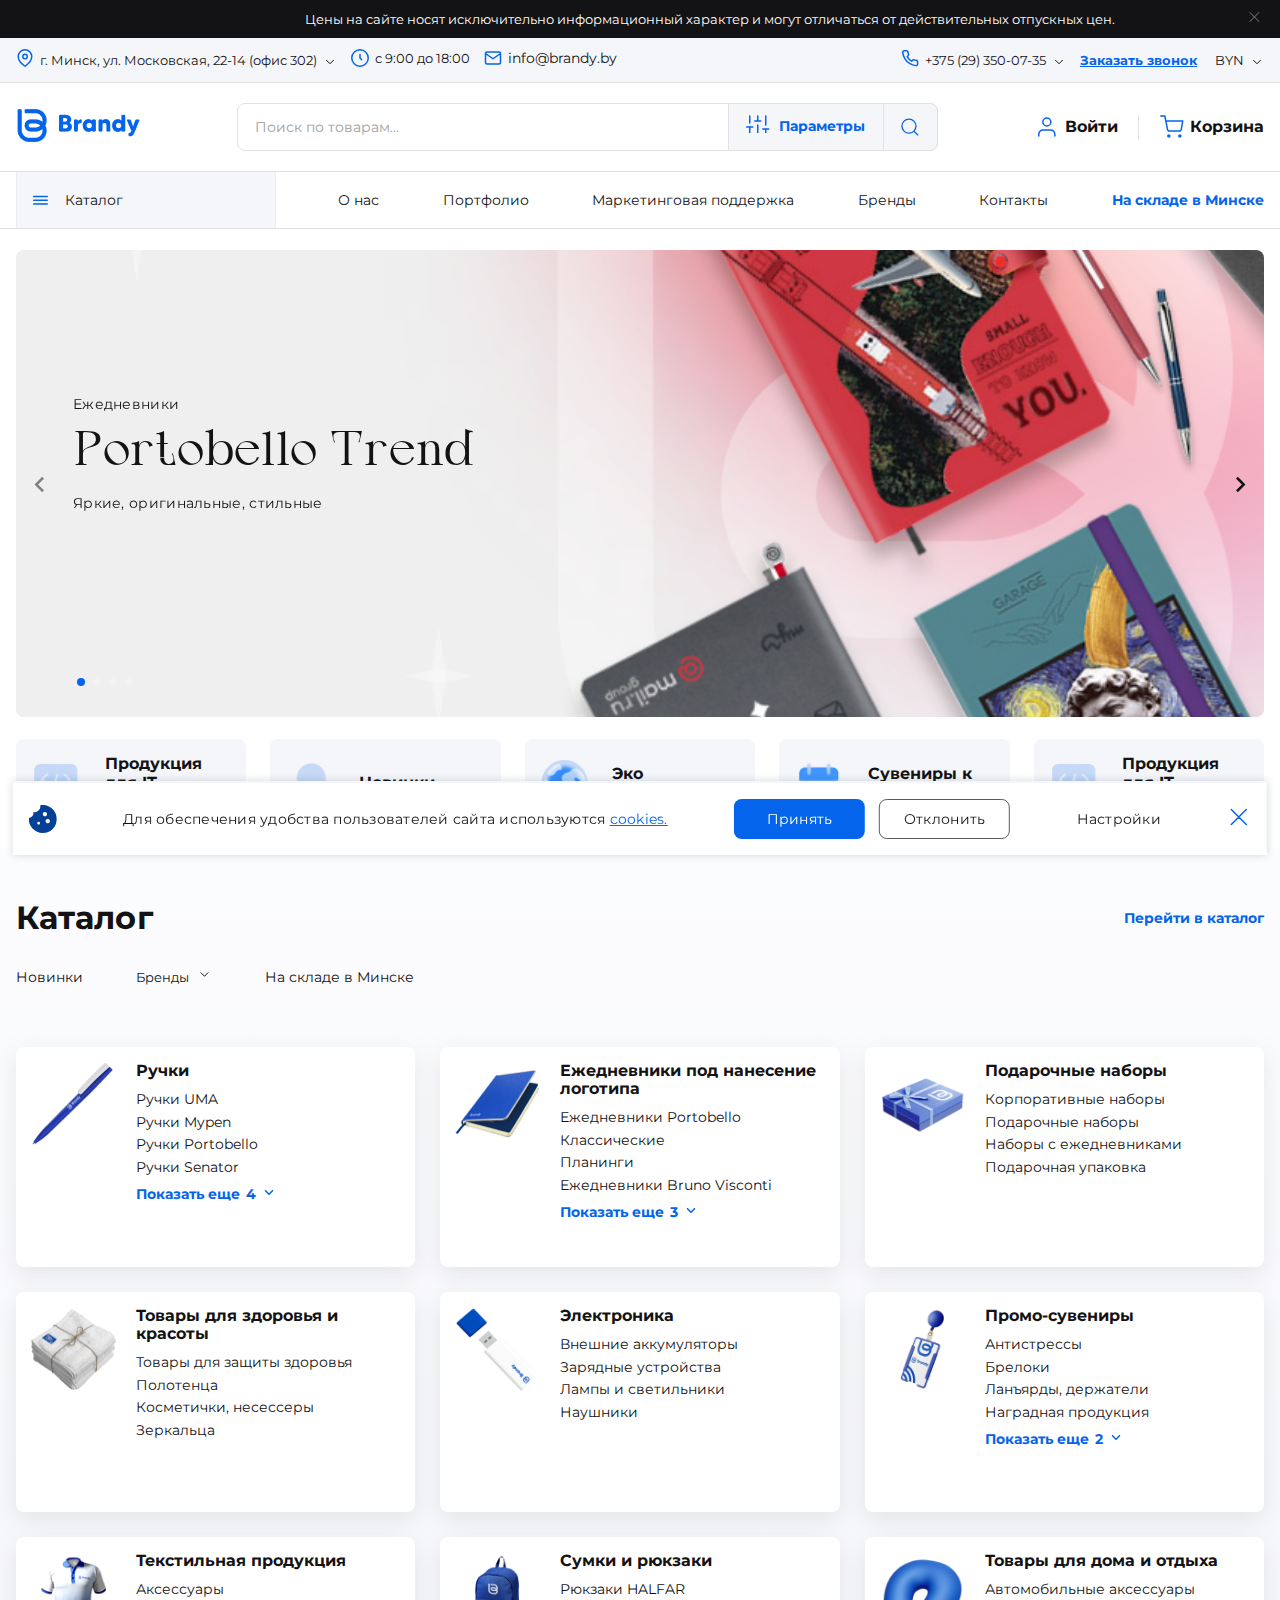
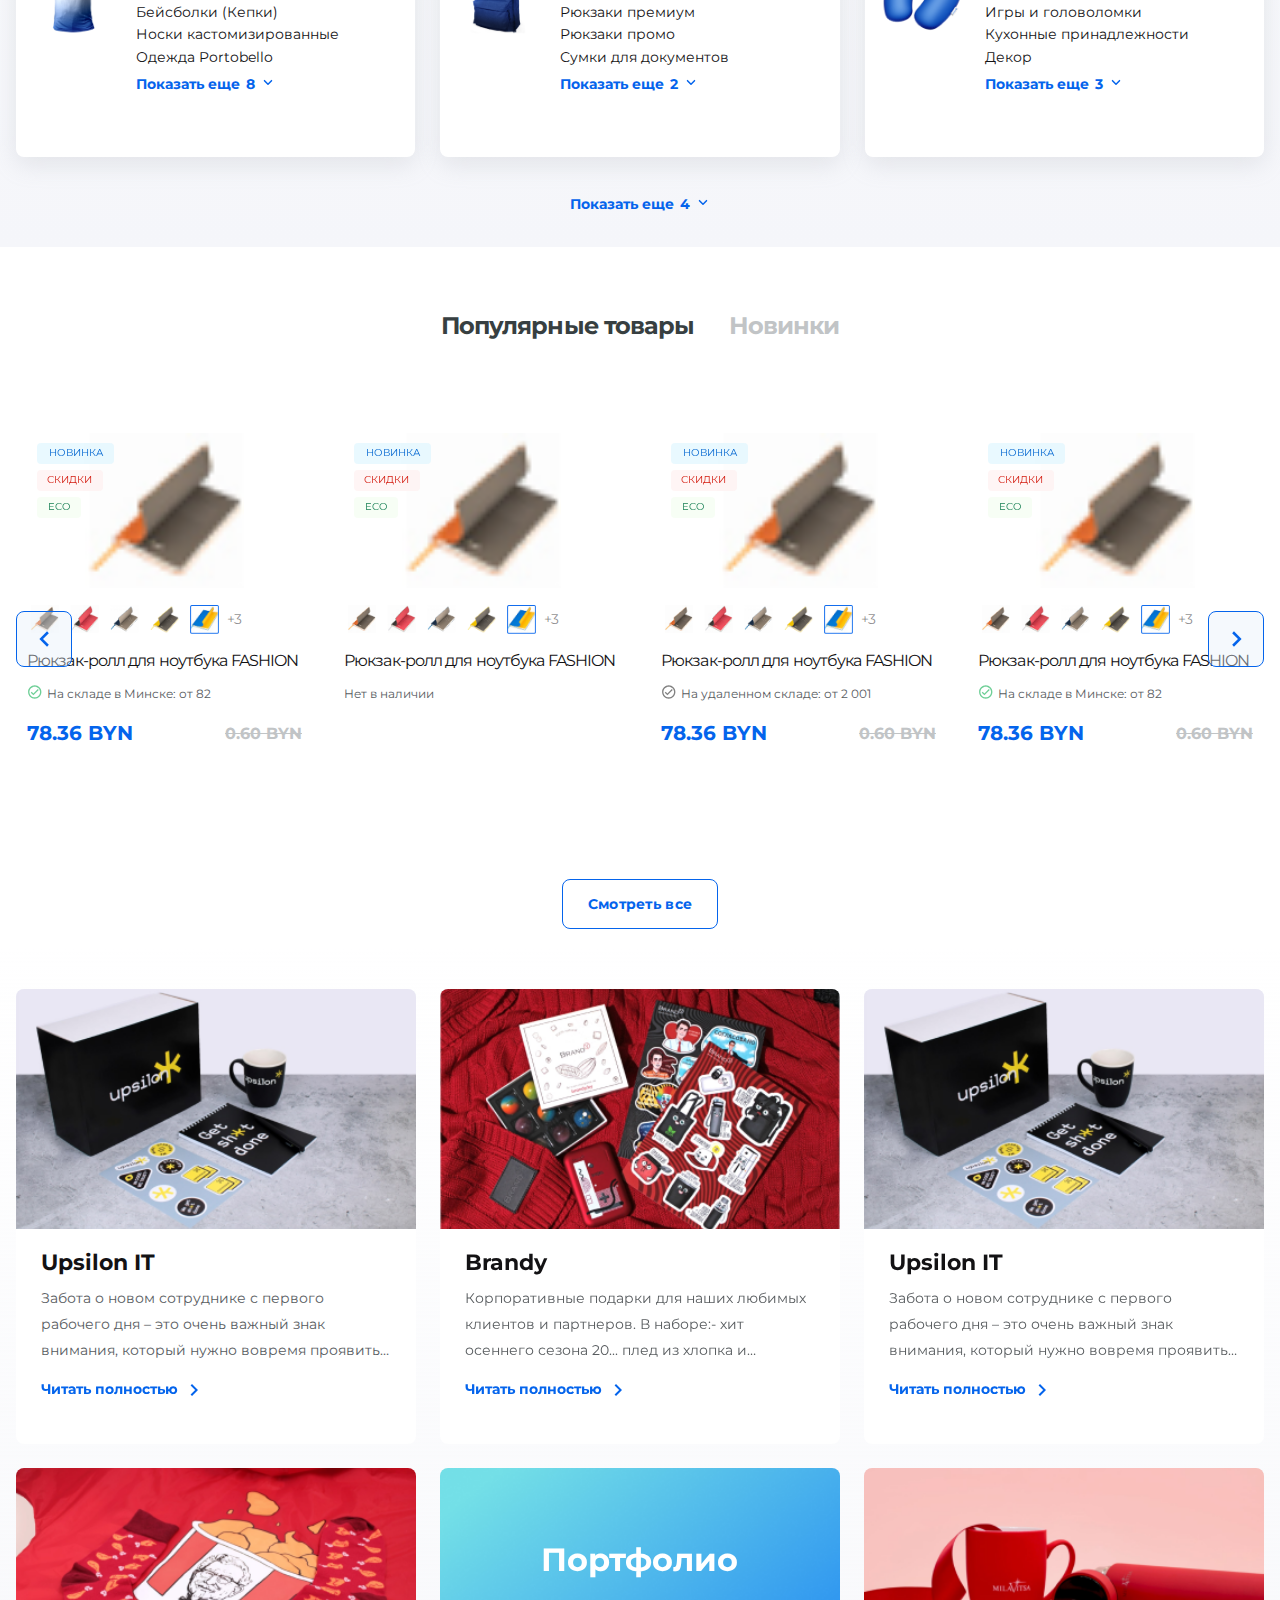
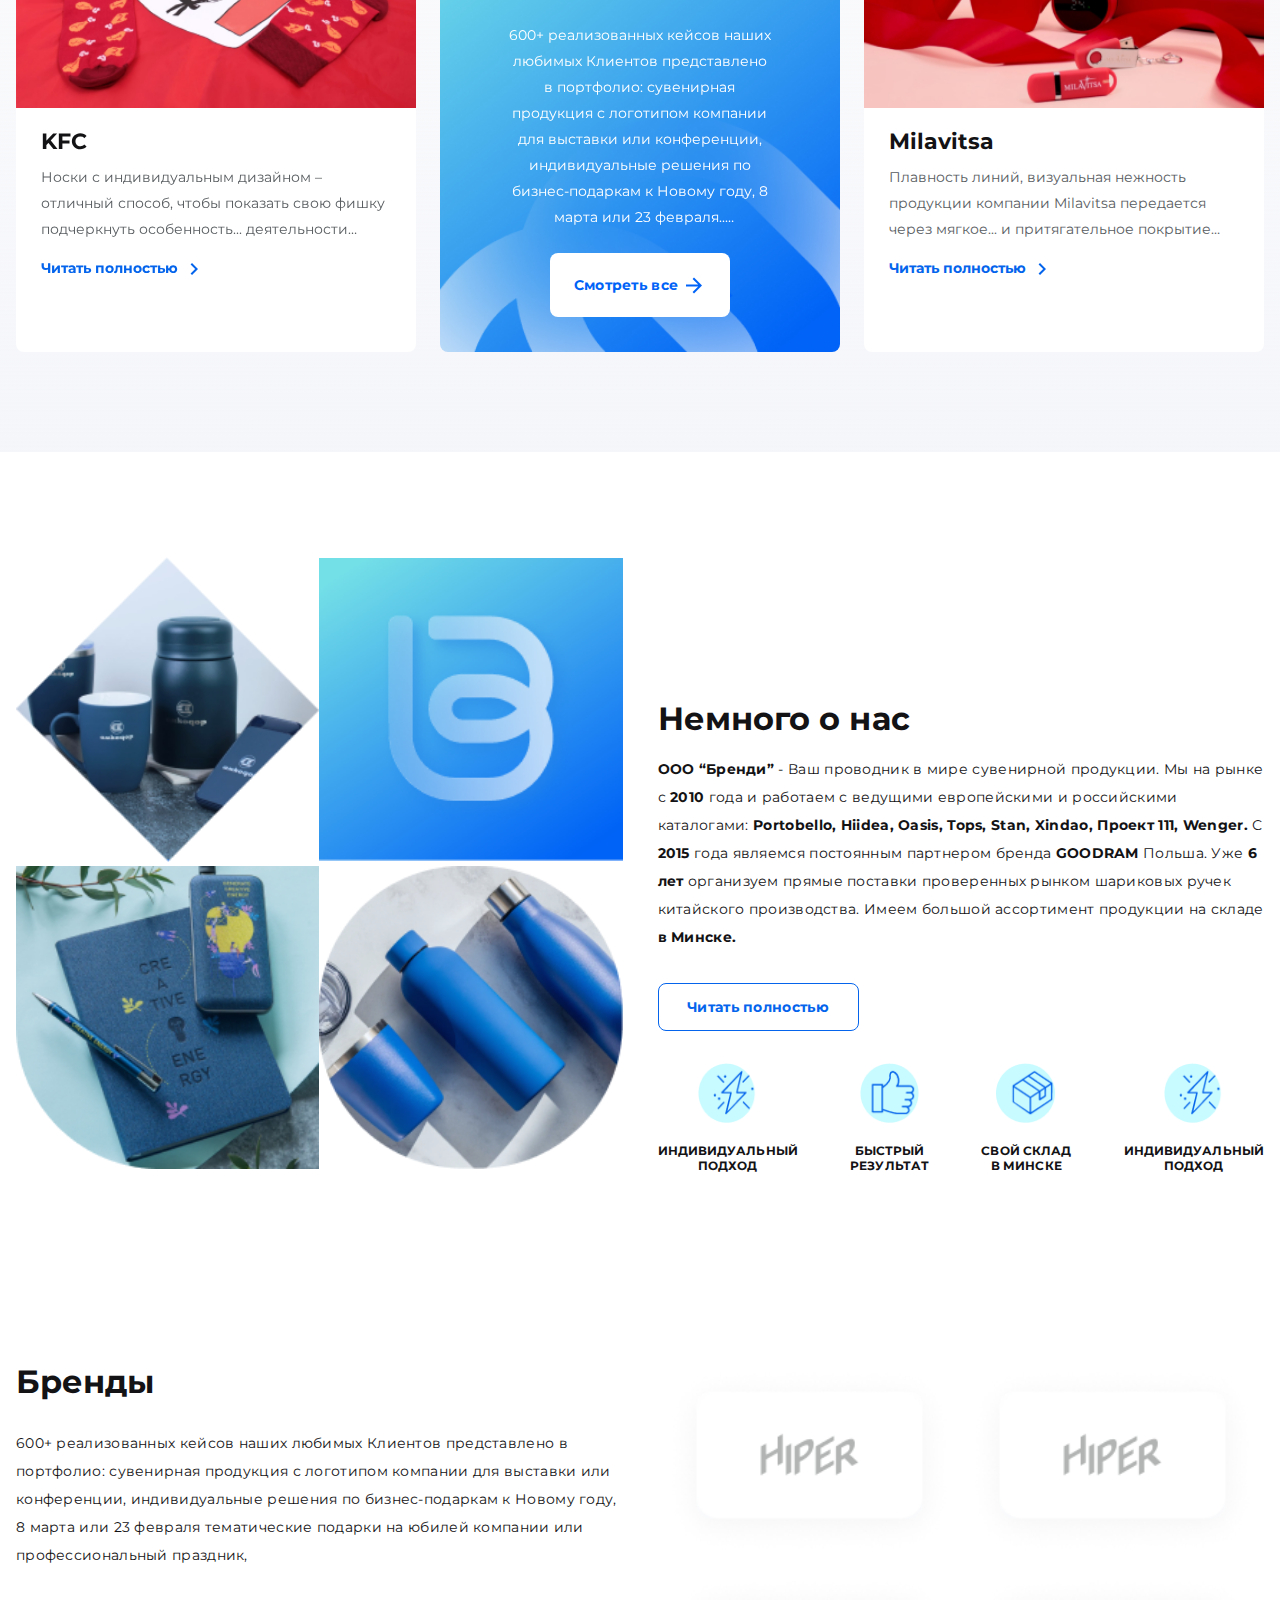
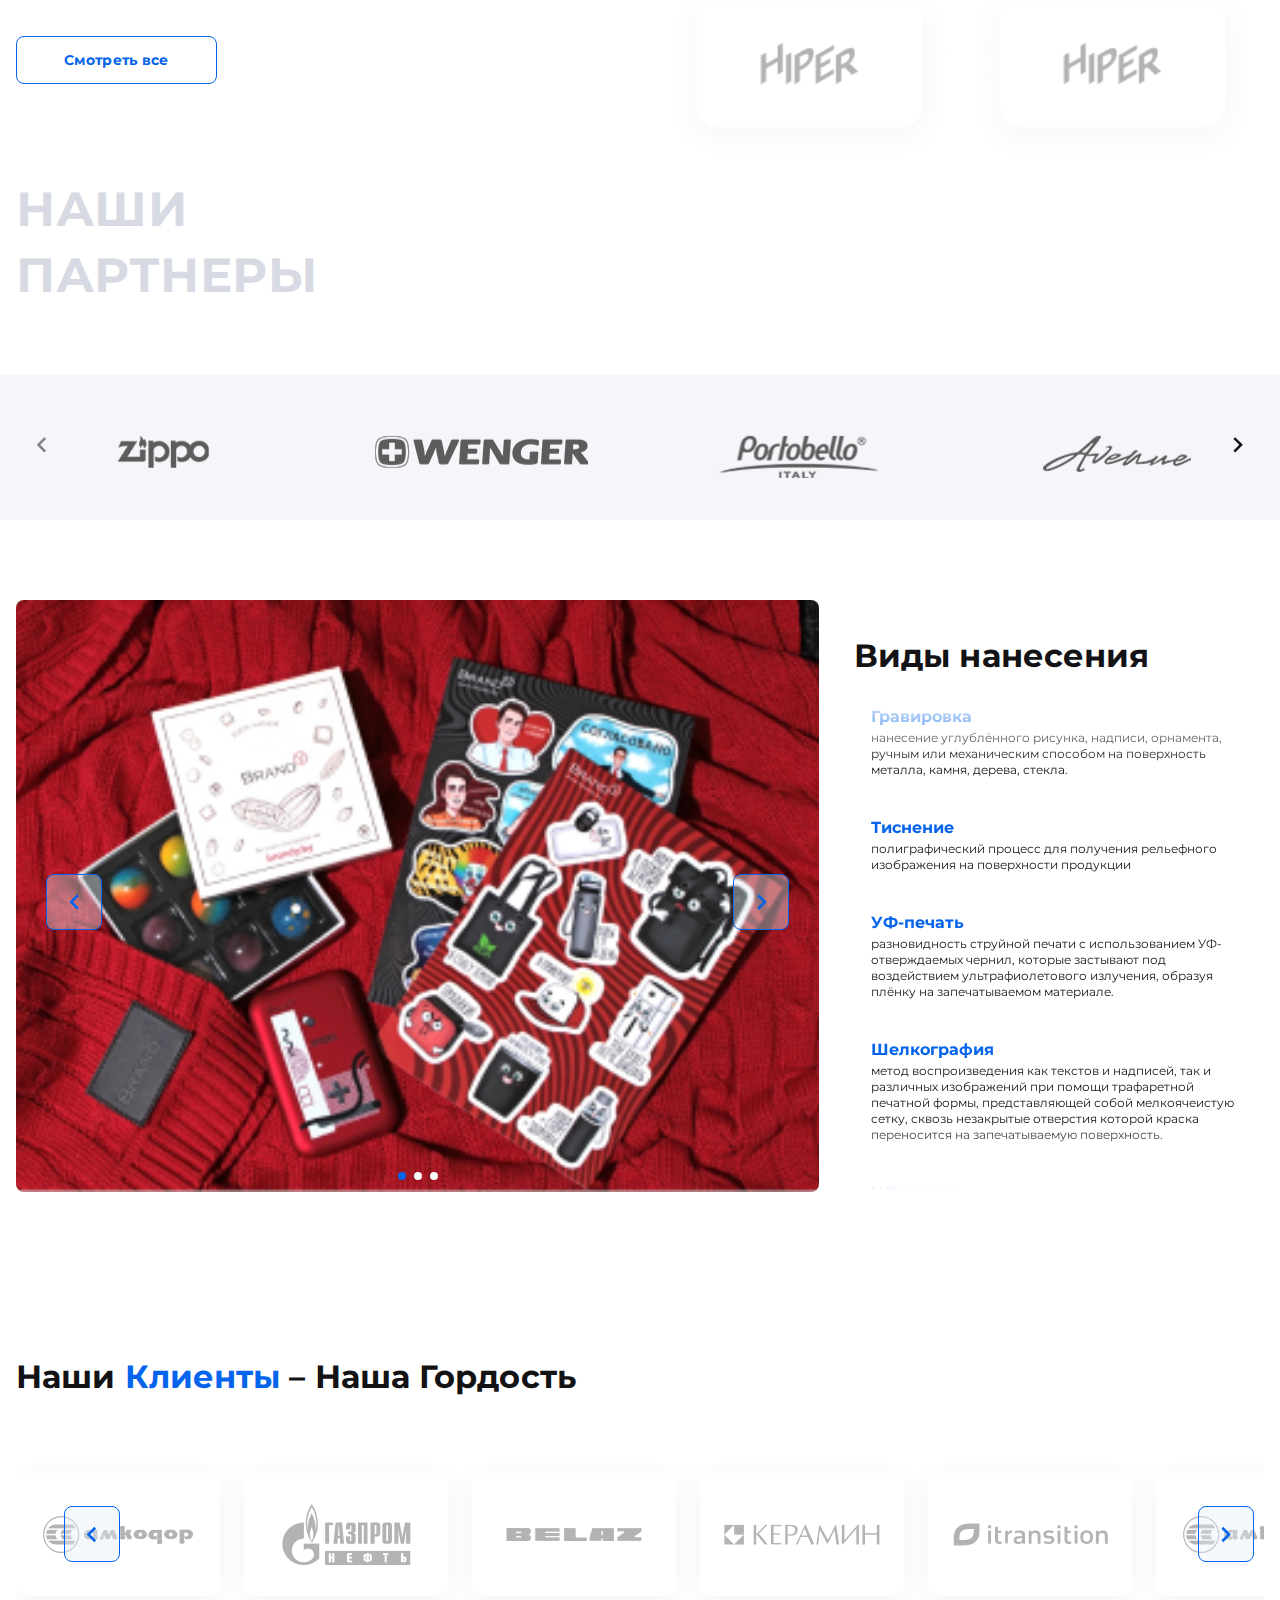
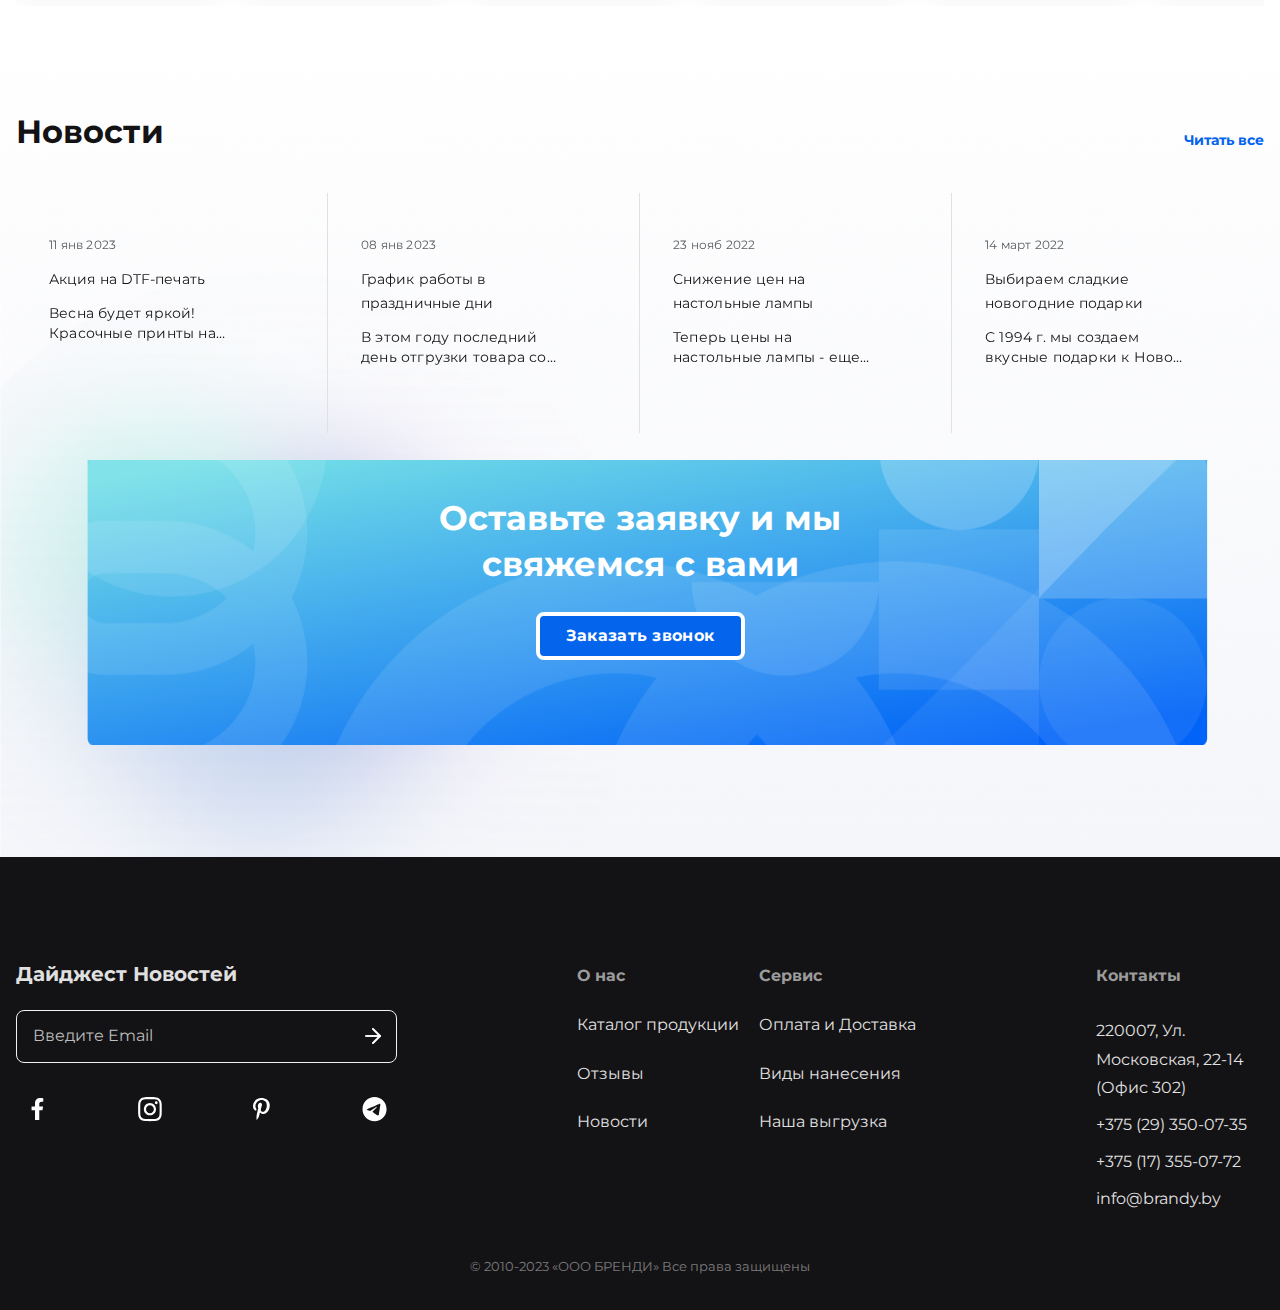
<file: index.html>
<!DOCTYPE html>
<html lang="en">
<head>
    <meta charset="UTF-8">
    <meta name="viewport" content="width=device-width, initial-scale=1.0">
    <link rel="stylesheet" href="./src/assets/styles/main-page.css">
    <title>Главная</title>
</head>
<body>
    <div class="overlay"></div>
    <div class="modal-contact">
        <div class="modal-head">
            <span class="modal-close">
                <svg xmlns="http://www.w3.org/2000/svg" width="24" height="24" viewBox="0 0 24 24" fill="none">
                    <path d="M21 20.5L3 2.5M21.0001 2.5L3 20.5001" stroke="#0464EC" stroke-width="1.5" stroke-linecap="round" stroke-linejoin="round"/>
                  </svg>
            </span>
        </div>
        <div class="modal-body">
            <div class="text">
                <h3>Просто напишите ваш телефон, мы перезвоним</h3>
                <p>Наш менеджер перезвонит вам в ближайшее время</p>
            </div>

            <form>
                <div class="input-wrapper">
                    <input type="tel" class="modal-contact-tel">
                    <div class="select-wrap">
                        <div class="select country">
                            <img data-current="0" src="./src/assets/images/icons8-беларусь-30.png" alt="icon">
                        </div>
                        <ul class="select-list">
                            <li data-value="0"><img src="./src/assets/images/icons8-беларусь-30.png" alt="icon"></li>
                            <li data-value="1"><img src="./src/assets/images/icons8-россия-30.png" alt="icon"></li>
                        </ul>
                    </div>
                </div>

                <button type="submit">Заказать звонок</button>
                <p>Нажимая на кнопку «Отправить», я даю согласие на обработку персональных данных, как это описано в <a href="#">«Соглашении об использовании сайта»</a></p>
            </form>
        </div>

    </div>
    <div class="modal-cart">
        <div class="modal-head">
            <h3>Корзина</h3>
            <span class="modal-close">
                <svg xmlns="http://www.w3.org/2000/svg" width="24" height="24" viewBox="0 0 24 24" fill="none">
                    <path d="M21 20.5L3 2.5M21.0001 2.5L3 20.5001" stroke="#0464EC" stroke-width="1.5" stroke-linecap="round" stroke-linejoin="round"/>
                  </svg>
            </span>
        </div>
        <div class="modal-cart-body">
            <div class="cart-cards">
                <div class="cart-card">
                    <div class="cart-image">
                        <img src="./src/assets/images/cart/image.png" alt="cart-product" width="54" height="54">
                    </div>
                    <div class="cart-products-params">
                        <div class="title-col">
                            <p class="title">Ежедневник
                                Portobello Trend, Sky, недатированный...Ежедневник
                                Portobello Trend, Sky, недатированный...</p>
                            <p class="articul">
                                Артикул | <span>14141.050</span>
                            </p>
                            <p class="deleted">Удален из корзины</p>
                        </div>
                        <div class="edition-wrap">
                            <div class="edition-counter">
                                <span>Тираж:</span>
                                <span>40</span>
                            </div>
                            <p class="price">21.36 BYN</p>
                        </div>
                    </div>
                    <button type="button" class="delete-cart-product">
                        <svg xmlns="http://www.w3.org/2000/svg" width="24" height="24" viewBox="0 0 24 24" fill="none">
                            <g clip-path="url(#clip0_1204_1124)">
                              <path d="M18.553 11.1703V19.9712C18.553 20.2815 18.3015 20.5329 17.9912 20.5329H6.0071C5.69685 20.5329 5.44534 20.2815 5.44534 19.9712V11.1703" stroke="#0464EC" stroke-linecap="round" stroke-linejoin="round"/>
                              <path d="M10.1276 16.7879V11.1703" stroke="#0464EC" stroke-linecap="round" stroke-linejoin="round"/>
                              <path d="M13.8717 16.7879V11.1703" stroke="#0464EC" stroke-linecap="round" stroke-linejoin="round"/>
                              <path d="M20.4259 7.42509H15.7447M15.7447 7.42509V4.24181C15.7447 3.93156 15.4932 3.68005 15.1829 3.68005H8.81634C8.50609 3.68005 8.25458 3.93156 8.25458 4.24181V7.42509M15.7447 7.42509H8.25458M3.57328 7.42509H8.25458" stroke="#0464EC" stroke-linecap="round" stroke-linejoin="round"/>
                            </g>
                            <defs>
                              <clipPath id="clip0_1204_1124">
                                <rect width="22.9091" height="22.9091" fill="white" transform="translate(0.545072 0.651855)"/>
                              </clipPath>
                            </defs>
                          </svg>
                    </button>
                </div>
                <div class="cart-card">
                    <div class="cart-image">
                        <img src="./src/assets/images/cart/image.png" alt="cart-product" width="54" height="54">
                    </div>
                    <div class="cart-products-params">
                        <div class="title-col">
                            <p class="title">Ежедневник
                                Portobello Trend, Sky, недатированный...Ежедневник
                                Portobello Trend, Sky, недатированный...</p>
                            <p class="articul">
                                Артикул | <span>14141.050</span>
                            </p>
                            <p class="deleted">Удален из корзины</p>
                        </div>
                        <div class="edition-wrap">
                            <div class="edition-counter">
                                <span>Тираж:</span>
                                <span>40</span>
                            </div>
                            <p class="price">21.36 BYN</p>
                        </div>
                    </div>
                    <button type="button" class="delete-cart-product">
                        <svg xmlns="http://www.w3.org/2000/svg" width="24" height="24" viewBox="0 0 24 24" fill="none">
                            <g clip-path="url(#clip0_1204_1124)">
                              <path d="M18.553 11.1703V19.9712C18.553 20.2815 18.3015 20.5329 17.9912 20.5329H6.0071C5.69685 20.5329 5.44534 20.2815 5.44534 19.9712V11.1703" stroke="#0464EC" stroke-linecap="round" stroke-linejoin="round"/>
                              <path d="M10.1276 16.7879V11.1703" stroke="#0464EC" stroke-linecap="round" stroke-linejoin="round"/>
                              <path d="M13.8717 16.7879V11.1703" stroke="#0464EC" stroke-linecap="round" stroke-linejoin="round"/>
                              <path d="M20.4259 7.42509H15.7447M15.7447 7.42509V4.24181C15.7447 3.93156 15.4932 3.68005 15.1829 3.68005H8.81634C8.50609 3.68005 8.25458 3.93156 8.25458 4.24181V7.42509M15.7447 7.42509H8.25458M3.57328 7.42509H8.25458" stroke="#0464EC" stroke-linecap="round" stroke-linejoin="round"/>
                            </g>
                            <defs>
                              <clipPath id="clip0_1204_1124">
                                <rect width="22.9091" height="22.9091" fill="white" transform="translate(0.545072 0.651855)"/>
                              </clipPath>
                            </defs>
                          </svg>
                    </button>
                </div>
            </div>
        </div>
        <div class="modal-cart-result">
            <div class="row">
                <h3>Ваш заказ</h3>
            </div>
            <div class="order-wrap">
                <ul>
                    <li>
                        <span>Заказ на сумму:</span>
                        <span>1 370.80 BYN</span>
                    </li>
                    <li>
                        <span>Скидка:</span>
                        <span>-274 BYN</span>
                    </li>
                    <li>
                        <span>Доставка:</span>
                        <span>0 BYN</span>
                    </li>
                    <li>
                        <span>Итого*:</span>
                        <span>1 096.80 BYN</span>
                    </li>
                </ul>
            </div>
            <div class="link-wrap">
                <a href="./src/pages/cart/cart.html" class="to-cart">Перейти в корзину</a>
            </div>

        </div>
    </div>
    <div class="attention">
        <div class="content">
            <p>Цены на сайте носят исключительно информационный характер и могут отличаться от действительных отпускных цен.</p>
            <span class="attention-close">
                <svg xmlns="http://www.w3.org/2000/svg" width="19" height="18" viewBox="0 0 19 18" fill="none">
                    <path d="M13.918 4.5L4.91797 13.5M4.91797 4.5L13.918 13.5" stroke="#828282" stroke-linecap="round" stroke-linejoin="round"/>
                </svg>
            </span>
        </div>
    </div>
    <div class="cookie-banner">
        <div class="cookie-banner-pc">
            <svg xmlns="http://www.w3.org/2000/svg" width="28" height="28" viewBox="0 0 28 28" fill="none">
                <path d="M16.1071 11.3039C15.5037 11.3039 14.9923 11.0929 14.5726 10.671C14.153 10.2492 13.9432 9.73687 13.9432 9.13416C13.9432 8.53147 14.1544 8.02055 14.5768 7.6014C14.9991 7.18225 15.512 6.97267 16.1153 6.97267C16.7187 6.97267 17.2301 7.18362 17.6497 7.60552C18.0694 8.02739 18.2792 8.53969 18.2792 9.1424C18.2792 9.74509 18.068 10.256 17.6456 10.6752C17.2233 11.0943 16.7104 11.3039 16.1071 11.3039ZM18.9044 18.2897C18.3011 18.2897 17.7896 18.0788 17.37 17.6569C16.9504 17.235 16.7406 16.7227 16.7406 16.12C16.7406 15.5173 16.9518 15.0064 17.3741 14.5872C17.7965 14.1681 18.3093 13.9585 18.9127 13.9585C19.516 13.9585 20.0275 14.1694 20.4471 14.5913C20.8667 15.0132 21.0765 15.5255 21.0765 16.1282C21.0765 16.7309 20.8653 17.2418 20.443 17.661C20.0207 18.0801 19.5078 18.2897 18.9044 18.2897ZM9.81712 19.617C9.42083 19.617 9.08864 19.4831 8.82056 19.2153C8.55248 18.9475 8.41844 18.6157 8.41844 18.2198C8.41844 17.824 8.55248 17.4922 8.82056 17.2244C9.08864 16.9566 9.42083 16.8227 9.81712 16.8227C10.2134 16.8227 10.5456 16.9566 10.8137 17.2244C11.0818 17.4922 11.2158 17.824 11.2158 18.2198C11.2158 18.6157 11.0818 18.9475 10.8137 19.2153C10.5456 19.4831 10.2134 19.617 9.81712 19.617ZM14.005 28C15.922 28 17.7313 27.6332 19.4331 26.8997C21.1348 26.1662 22.6209 25.1649 23.8914 23.8958C25.1618 22.6267 26.1642 21.1423 26.8985 19.4424C27.6328 17.7425 28 15.9378 28 14.0284C28 11.886 27.5454 9.88343 26.6363 8.02055C25.7271 6.15766 24.5091 4.58003 22.9822 3.28765C21.4553 1.99527 19.6953 1.06383 17.7022 0.493322C15.7091 -0.0771865 13.6402 -0.152866 11.4955 0.266283C11.6354 1.31416 11.5422 2.30381 11.2158 3.23526C10.8894 4.1667 10.3941 4.95843 9.72971 5.61044C9.06533 6.26245 8.26692 6.73981 7.33446 7.04253C6.40201 7.34525 5.42293 7.41511 4.39723 7.25211C4.86346 8.67256 4.60703 9.94747 3.62795 11.0768C2.64888 12.2062 1.46 12.8291 0.0613117 12.9456C-0.125179 14.9714 0.113762 16.8925 0.778137 18.7089C1.44251 20.5252 2.41576 22.1203 3.69789 23.4941C4.98001 24.868 6.50451 25.9625 8.27137 26.7775C10.0382 27.5925 11.9494 28 14.005 28Z" fill="#034096"/>
              </svg>
              <p>Для обеспечения удобства пользователей сайта используются <a href="#">cookies.</a></p>
              <div class="buttons">
                <button class="confirm">Принять</button>
                <button class="reject">Отклонить</button>
              </div>
              <p class="settings">Настройки</p>
              <span class="close-cookie">
                <svg xmlns="http://www.w3.org/2000/svg" width="24" height="24" viewBox="0 0 24 24" fill="none">
                    <g clip-path="url(#clip0_1129_3276)">
                      <path d="M4.5 19.5L12 12M12 12L19.5 4.5M12 12L4.5 4.5M12 12L19.5 19.5" stroke="#0464EC" stroke-width="1.5" stroke-linecap="round" stroke-linejoin="round"/>
                    </g>
                    <defs>
                      <clipPath id="clip0_1129_3276">
                        <rect width="24" height="24" fill="white"/>
                      </clipPath>
                    </defs>
                  </svg>
              </span>
        </div>
        <div class="cookie-banner-mobile">
            <div class="row">
                <svg xmlns="http://www.w3.org/2000/svg" width="28" height="28" viewBox="0 0 28 28" fill="none">
                    <path d="M16.1071 11.3039C15.5037 11.3039 14.9923 11.0929 14.5726 10.671C14.153 10.2492 13.9432 9.73687 13.9432 9.13416C13.9432 8.53147 14.1544 8.02055 14.5768 7.6014C14.9991 7.18225 15.512 6.97267 16.1153 6.97267C16.7187 6.97267 17.2301 7.18362 17.6497 7.60552C18.0694 8.02739 18.2792 8.53969 18.2792 9.1424C18.2792 9.74509 18.068 10.256 17.6456 10.6752C17.2233 11.0943 16.7104 11.3039 16.1071 11.3039ZM18.9044 18.2897C18.3011 18.2897 17.7896 18.0788 17.37 17.6569C16.9504 17.235 16.7406 16.7227 16.7406 16.12C16.7406 15.5173 16.9518 15.0064 17.3741 14.5872C17.7965 14.1681 18.3093 13.9585 18.9127 13.9585C19.516 13.9585 20.0275 14.1694 20.4471 14.5913C20.8667 15.0132 21.0765 15.5255 21.0765 16.1282C21.0765 16.7309 20.8653 17.2418 20.443 17.661C20.0207 18.0801 19.5078 18.2897 18.9044 18.2897ZM9.81712 19.617C9.42083 19.617 9.08864 19.4831 8.82056 19.2153C8.55248 18.9475 8.41844 18.6157 8.41844 18.2198C8.41844 17.824 8.55248 17.4922 8.82056 17.2244C9.08864 16.9566 9.42083 16.8227 9.81712 16.8227C10.2134 16.8227 10.5456 16.9566 10.8137 17.2244C11.0818 17.4922 11.2158 17.824 11.2158 18.2198C11.2158 18.6157 11.0818 18.9475 10.8137 19.2153C10.5456 19.4831 10.2134 19.617 9.81712 19.617ZM14.005 28C15.922 28 17.7313 27.6332 19.4331 26.8997C21.1348 26.1662 22.6209 25.1649 23.8914 23.8958C25.1618 22.6267 26.1642 21.1423 26.8985 19.4424C27.6328 17.7425 28 15.9378 28 14.0284C28 11.886 27.5454 9.88343 26.6363 8.02055C25.7271 6.15766 24.5091 4.58003 22.9822 3.28765C21.4553 1.99527 19.6953 1.06383 17.7022 0.493322C15.7091 -0.0771865 13.6402 -0.152866 11.4955 0.266283C11.6354 1.31416 11.5422 2.30381 11.2158 3.23526C10.8894 4.1667 10.3941 4.95843 9.72971 5.61044C9.06533 6.26245 8.26692 6.73981 7.33446 7.04253C6.40201 7.34525 5.42293 7.41511 4.39723 7.25211C4.86346 8.67256 4.60703 9.94747 3.62795 11.0768C2.64888 12.2062 1.46 12.8291 0.0613117 12.9456C-0.125179 14.9714 0.113762 16.8925 0.778137 18.7089C1.44251 20.5252 2.41576 22.1203 3.69789 23.4941C4.98001 24.868 6.50451 25.9625 8.27137 26.7775C10.0382 27.5925 11.9494 28 14.005 28Z" fill="#034096"/>
                  </svg>
                  <p>Для обеспечения удобства пользователей сайта используются <a href="#">cookies.</a></p>
            </div>
            <div class="row">
                <div class="buttons">
                    <button class="confirm">Принять</button>
                    <button class="reject">Отклонить</button>
                  </div>
                  <p class="settings">Настройки</p>
            </div>
            <span class="close-cookie">
                <svg xmlns="http://www.w3.org/2000/svg" width="24" height="24" viewBox="0 0 24 24" fill="none">
                    <g clip-path="url(#clip0_1129_3276)">
                      <path d="M4.5 19.5L12 12M12 12L19.5 4.5M12 12L4.5 4.5M12 12L19.5 19.5" stroke="#0464EC" stroke-width="1.5" stroke-linecap="round" stroke-linejoin="round"/>
                    </g>
                    <defs>
                      <clipPath id="clip0_1129_3276">
                        <rect width="24" height="24" fill="white"/>
                      </clipPath>
                    </defs>
                  </svg>
              </span>
        </div>

    </div>
    <header class="header">
        <div class="header-pc">
            <div class="contacts-row">
                <div class="content">
                    <div class="contacts-row-col">
                        <div class="select-wrap">
                            <div class="select header-location">
                                <p data-current="0">г. Минск, ул. Московская, 22-14 (офис 302)</p>
                            </div>
                            <ul class="select-list">
                                <li data-value="0">г. Минск, ул. Московская, 22-14 (офис 302)</li>
                                <li data-value="1">г. Минск, ул. Тростенецкая, д. 5/16</li>
                            </ul>
                        </div>
                        <p class="time">с 9:00 до 18:00</p>
                        <a href="mailto:info@brandy.by" class="mail">info@brandy.by</a>
                    </div>
                    <div class="contacts-row-col">
                        <div class="select-wrap">
                            <div class="select header-phones">
                                <p data-current="0">+375 (29) 350-07-35</p>
                            </div>
                            <ul class="select-list">
                                <li data-value="0">+375 (29) 350-07-35</li>
                                <li data-value="1">+375 (17) 355-07-72</li>
                            </ul>
                        </div>
                        <a class="callme" href="#">Заказать звонок</a>
                        <div class="select-wrap">
                            <div class="select header-lang">
                                <p data-current="0">BYN</p>
                            </div>
                            <ul class="select-list">
                                <li data-value="0">BYN</li>
                                <li data-value="1">RUB</li>
                            </ul>
                        </div>
                    </div>
                </div>
            </div>
            <div class="main-row">
                <div class="content">
                    <a href="/" class="logo">
                        <img src="./src/assets/images/logo.png" alt="logo">
                    </a>
                    <div class="search-wrapper">
                        <div class="input-wrapper">
                            <input class="search-input" type="text" placeholder="Поиск по товарам...">
                            <div class="search-btns">
                                <button type="button" class="params">
                                    Параметры
                                </button>
                                <button type="submit" class="search-btn">
                                    <svg xmlns="http://www.w3.org/2000/svg" width="25" height="24" viewBox="0 0 25 24" fill="none">
                                        <path d="M21.33 21L16.98 16.65M19.33 11C19.33 15.4183 15.7482 19 11.33 19C6.91168 19 3.32996 15.4183 3.32996 11C3.32996 6.58172 6.91168 3 11.33 3C15.7482 3 19.33 6.58172 19.33 11Z" stroke="#0464EC" stroke-width="1.5" stroke-linecap="round" stroke-linejoin="round"/>
                                    </svg>
                                </button>
                            </div>
                        </div>
                        <div class="params-panel">
                            <div class="select-wrap">
                                <div class="select color-select">
                                    <p data-current="0">Цвет</p>
                                </div>
                                <ul class="select-list">
                                    <li data-value="1">Черный</li>
                                    <li data-value="2">Красный</li>
                                </ul>
                            </div>
                            <input type="text" placeholder="Цена, от">
                            <input type="text" placeholder="Цена, до">
                        </div>
                        <ul class="results">
                            <li>
                                <img src="./src/assets/images/main-page/card-bg.png" alt="product-img">
                                <p>Ежедневник Portobello Trend, Sky, недатированный...</p>
                            </li>
                            <li>
                                <img src="./src/assets/images/main-page/card-bg.png" alt="product-img">
                                <p>Ежедневник Portobello Trend, Sky, недатированный...</p>
                            </li>
                            <li>
                                <img src="./src/assets/images/main-page/card-bg.png" alt="product-img">
                                <p>Ежедневник Portobello Trend, Sky, недатированный...</p>
                            </li>
                        </ul>
                    </div>
                    <div class="links">
                        <a  href="#">
                            <svg xmlns="http://www.w3.org/2000/svg" width="25" height="24" viewBox="0 0 25 24" fill="none">
                                <path d="M20.83 21V19C20.83 17.9391 20.4085 16.9217 19.6584 16.1716C18.9082 15.4214 17.8908 15 16.83 15H8.82996C7.76909 15 6.75167 15.4214 6.00153 16.1716C5.25138 16.9217 4.82996 17.9391 4.82996 19V21" stroke="#0464EC" stroke-width="1.5" stroke-linecap="round" stroke-linejoin="round"/>
                                <path d="M12.83 11C15.0391 11 16.83 9.20914 16.83 7C16.83 4.79086 15.0391 3 12.83 3C10.6208 3 8.82996 4.79086 8.82996 7C8.82996 9.20914 10.6208 11 12.83 11Z" stroke="#0464EC" stroke-width="1.5" stroke-linecap="round" stroke-linejoin="round"/>
                              </svg>
                              Войти
                        </a>
                        <a class="to-modal-cart" href="./src/pages/cart/cart.html">
                            <svg xmlns="http://www.w3.org/2000/svg" width="25" height="24" viewBox="0 0 25 24" fill="none">
                                <g clip-path="url(#clip0_539_4193)">
                                  <path d="M1.82996 1H5.82996L8.50996 14.39C8.6014 14.8504 8.85186 15.264 9.2175 15.5583C9.58314 15.8526 10.0407 16.009 10.51 16H20.23C20.6993 16.009 21.1568 15.8526 21.5224 15.5583C21.888 15.264 22.1385 14.8504 22.23 14.39L23.83 6H6.82996M10.83 21C10.83 21.5523 10.3822 22 9.82996 22C9.27767 22 8.82996 21.5523 8.82996 21C8.82996 20.4477 9.27767 20 9.82996 20C10.3822 20 10.83 20.4477 10.83 21ZM21.83 21C21.83 21.5523 21.3822 22 20.83 22C20.2777 22 19.83 21.5523 19.83 21C19.83 20.4477 20.2777 20 20.83 20C21.3822 20 21.83 20.4477 21.83 21Z" stroke="#0464EC" stroke-width="1.5" stroke-linecap="round" stroke-linejoin="round"/>
                                </g>
                                <defs>
                                  <clipPath id="clip0_539_4193">
                                    <rect width="24" height="24" fill="white" transform="translate(0.829956)"/>
                                  </clipPath>
                                </defs>
                              </svg>
                              Корзина
                        </a>
                    </div>
                </div>
            </div>
            <div class="navigation-block">
                <div class="content">
                    <nav class="navigation">
                        <div class="navigation-catalog">
                            <span class="catalog open-catalog-popup">Каталог</span>
                            <div class="catalog-popup">
                                <ul class=" catalog-tabs-panel">
                                    <li class="catalog-dropright active" data-num="0" ><a href="#">Ручки</a></li>
                                    <li class="catalog-dropright" data-num="1"><a href="#">Ежедневники под
                                        нанесение логотипа</a></li>
                                    <li class="catalog-dropright" data-num="2"><a href="#">Подарочные наборы</a></li>
                                    <li class="catalog-dropright" data-num="3"><a href="#">IT-сфера</a></li>
                                    <li class="catalog-dropright" data-num="4"><a href="#">Товары для
                                        здоровья и красоты</a></li>
                                    <li class="catalog-dropright" data-num="5"><a href="#">Электроника</a></li>
                                    <li class="catalog-dropright" data-num="6"><a href="#">Промо-сувениры</a></li>
                                    <li class="catalog-dropright" data-num="7"><a href="#">Текстильная продукция</a></li>
                                    <li class="catalog-dropright" data-num="8"><a href="#">Сумки и рюкзаки</a></li>
                                    <li class="catalog-dropright" data-num="9"><a href="#">Подарочные наборы</a></li>
                                    <li class="catalog-dropright" data-num="10"><a href="#">IT-сфера</a></li>
                                    <li class="catalog-dropright" data-num="11"><a href="#">Товары для
                                        здоровья и красоты</a></li>
                                </ul>
                                <div class="catalog-item-content">
                                    <div class=" catalog-tab-container">
                                        <div data-num="0" class="tab-content active">
                                            <div class="catalog-submenu">
                                                <img src="./src/assets/images/main-page/1_pen_brandy 1.png" alt="category-image" width="85" height="85">
                                                <ul>
                                                    <li><a href="#">Ручки UMA</a></li>
                                                    <li><a href="#">Ручки Mypen</a></li>
                                                    <li><a href="#">Ручки Portobello</a></li>
                                                    <li><a href="#">Ручки Senator</a></li>
                                                    <li><a href="#">Ручки Senator</a></li>
                                                    <li><a href="#">Ручки Senator</a></li>
                                                </ul>
                                            </div>
                                        </div>
                                        <div data-num="1" class="tab-content">
                                            <div class="catalog-submenu">
                                                <img src="./src/assets/images/main-page/2_book_brandy 1.png" alt="category-image" width="85" height="85">
                                                <ul>
                                                    <li><a href="#">Ручки UMA</a></li>
                                                    <li><a href="#">Ручки Mypen</a></li>
                                                    <li><a href="#">Ручки Portobello</a></li>
                                                    <li><a href="#">Ручки Senator</a></li>
                                                    <li><a href="#">Ручки Senator</a></li>
                                                    <li><a href="#">Ручки Senator</a></li>
                                                </ul>
                                            </div>
                                        </div>
                                        <div data-num="2" class="tab-content">
                                            <div class="catalog-submenu">
                                                <img src="./src/assets/images/main-page/4_book_brandy 1.png" alt="category-image" width="85" height="85">
                                                <ul>
                                                    <li><a href="#">Ручки UMA</a></li>
                                                    <li><a href="#">Ручки Mypen</a></li>
                                                    <li><a href="#">Ручки Portobello</a></li>
                                                    <li><a href="#">Ручки Senator</a></li>
                                                    <li><a href="#">Ручки Senator</a></li>
                                                    <li><a href="#">Ручки Senator</a></li>
                                                </ul>
                                            </div>
                                        </div>
                                        <div data-num="3" class="tab-content">
                                            <div class="catalog-submenu">
                                                <img src="./src/assets/images/main-page/1_pen_brandy 1.png" alt="category-image" width="85" height="85">
                                                <ul>
                                                    <li><a href="#">item</a></li>
                                                    <li><a href="#">item</a></li>
                                                    <li><a href="#">item</a></li>
                                                    <li><a href="#">item</a></li>
                                                    <li><a href="#">item</a></li>
                                                </ul>
                                            </div>
                                        </div>
                                        <div data-num="4" class="tab-content">
                                            <div class="catalog-submenu">
                                                <img src="./src/assets/images/main-page/6image.png" alt="category-image" width="85" height="85">
                                                <ul>
                                                    <li><a href="#">item</a></li>
                                                    <li><a href="#">item</a></li>
                                                    <li><a href="#">item</a></li>
                                                    <li><a href="#">item</a></li>
                                                    <li><a href="#">item</a></li>
                                                </ul>
                                            </div>
                                        </div>
                                        <div data-num="5" class="tab-content">
                                            <div class="catalog-submenu">
                                                <img src="./src/assets/images/main-page/1_pen_brandy 1.png" alt="category-image" width="85" height="85">
                                                <ul>
                                                    <li><a href="#">item</a></li>
                                                    <li><a href="#">item</a></li>
                                                    <li><a href="#">item</a></li>
                                                    <li><a href="#">item</a></li>
                                                    <li><a href="#">item</a></li>
                                                </ul>
                                            </div>
                                        </div>
                                        <div data-num="6" class="tab-content">
                                            <div class="catalog-submenu">
                                                <img src="./src/assets/images/main-page/1_pen_brandy 1.png" alt="category-image" width="85" height="85">
                                                <ul>
                                                    <li><a href="#">item</a></li>
                                                    <li><a href="#">item</a></li>
                                                    <li><a href="#">item</a></li>
                                                    <li><a href="#">item</a></li>
                                                    <li><a href="#">item</a></li>
                                                </ul>
                                            </div>
                                        </div>
                                        <div data-num="7" class="tab-content">
                                            <div class="catalog-submenu">
                                                <img src="./src/assets/images/main-page/1_pen_brandy 1.png" alt="category-image" width="85" height="85">
                                                <ul>
                                                    <li><a href="#">item</a></li>
                                                    <li><a href="#">item</a></li>
                                                    <li><a href="#">item</a></li>
                                                    <li><a href="#">item</a></li>
                                                    <li><a href="#">item</a></li>
                                                </ul>
                                            </div>
                                        </div>
                                        <div data-num="8" class="tab-content">
                                            <div class="catalog-submenu">
                                                <img src="./src/assets/images/main-page/1_pen_brandy 1.png" alt="category-image" width="85" height="85">
                                                <ul>
                                                    <li><a href="#">item</a></li>
                                                    <li><a href="#">item</a></li>
                                                    <li><a href="#">item</a></li>
                                                    <li><a href="#">item</a></li>
                                                    <li><a href="#">item</a></li>
                                                </ul>
                                            </div>
                                        </div>
                                        <div data-num="9" class="tab-content">
                                            <div class="catalog-submenu">
                                                <img src="./src/assets/images/main-page/1_pen_brandy 1.png" alt="category-image" width="85" height="85">
                                                <ul>
                                                    <li><a href="#">item</a></li>
                                                    <li><a href="#">item</a></li>
                                                    <li><a href="#">item</a></li>
                                                    <li><a href="#">item</a></li>
                                                    <li><a href="#">item</a></li>
                                                </ul>
                                            </div>
                                        </div>
                                        <div data-num="10" class="tab-content">
                                            <div class="catalog-submenu">
                                                <img src="./src/assets/images/main-page/1_pen_brandy 1.png" alt="category-image" width="85" height="85">
                                                <ul>
                                                    <li><a href="#">item</a></li>
                                                    <li><a href="#">item</a></li>
                                                    <li><a href="#">item</a></li>
                                                    <li><a href="#">item</a></li>
                                                    <li><a href="#">item</a></li>
                                                </ul>
                                            </div>
                                        </div>
                                        <div data-num="11" class="tab-content">
                                            <div class="catalog-submenu">
                                                <img src="./src/assets/images/main-page/1_pen_brandy 1.png" alt="category-image" width="85" height="85">
                                                <ul>
                                                    <li><a href="#">item</a></li>
                                                    <li><a href="#">item</a></li>
                                                    <li><a href="#">item</a></li>
                                                    <li><a href="#">item</a></li>
                                                    <li><a href="#">item</a></li>
                                                </ul>
                                            </div>
                                        </div>
                                    </div>
                                </div>

                            </div>
                        </div>

                        <ul>
                            <li><a href="./src/pages/about/about.html">О нас</a></li>
                            <li><a href="./src/pages/portfolio/portfolio.html">Портфолио</a></li>
                            <li><a href="./src/pages/category/category.html">Маркетинговая поддержка</a></li>
                            <li><a href="./src/pages/brands/brands.html">Бренды</a></li>
                            <li><a href="./src/pages/contacts/contacts.html">Контакты</a></li>
                            <li><a href="./src/pages/listing/listing.html">На складе в Минске</a></li>
                        </ul>
                    </nav>
                </div>
            </div>
        </div>
        <div class="header-mobile">
            <div class="content">
                <div class="header-mobile-wrap">
                    <span class="burger-btn">
                        <svg xmlns="http://www.w3.org/2000/svg" width="25" height="24" viewBox="0 0 25 24" fill="none">
                            <g clip-path="url(#clip0_947_8898)">
                              <line x1="5.97003" y1="6.25" x2="19.5191" y2="6.25" stroke="#0464EC" stroke-width="1.5" stroke-linecap="round"/>
                              <line x1="5.96997" y1="11.25" x2="19.519" y2="11.25" stroke="#0464EC" stroke-width="1.5" stroke-linecap="round"/>
                              <line x1="5.96997" y1="16.25" x2="19.519" y2="16.25" stroke="#0464EC" stroke-width="1.5" stroke-linecap="round"/>
                            </g>
                            <defs>
                              <clipPath id="clip0_947_8898">
                                <rect width="24" height="24" fill="white" transform="translate(0.744568)"/>
                              </clipPath>
                            </defs>
                          </svg>
                    </span>
                    <a href="tel:+37500000000">
                        <svg width="43" height="42" viewBox="0 0 43 42" fill="none" xmlns="http://www.w3.org/2000/svg">
                            <path opacity="0.4" d="M0.372559 21C0.372559 32.598 9.77458 42 21.3726 42C32.9705 42 42.3726 32.598 42.3726 21C42.3726 9.40202 32.9705 0 21.3726 0C9.77458 0 0.372559 9.40202 0.372559 21Z" fill="#FF4C00"/>
                            <path d="M21.3726 36.3736C12.882 36.3736 5.99896 29.4906 5.99896 21C5.99896 12.5094 12.882 5.6264 21.3726 5.6264C29.8632 5.6264 36.7462 12.5094 36.7462 21C36.7462 29.4906 29.8632 36.3736 21.3726 36.3736Z" fill="#FF4C00" stroke="#FF4C00" stroke-width="1.2528"/>
                            <path d="M28.9761 24.8776V27.1276C28.977 27.3364 28.9342 27.5432 28.8505 27.7346C28.7668 27.926 28.6441 28.0978 28.4902 28.239C28.3363 28.3802 28.1546 28.4877 27.9567 28.5546C27.7588 28.6215 27.5492 28.6464 27.3411 28.6276C25.0333 28.3768 22.8164 27.5882 20.8686 26.3251C19.0565 25.1736 17.5201 23.6372 16.3686 21.8251C15.1011 19.8685 14.3123 17.6408 14.0661 15.3226C14.0474 15.1152 14.0721 14.9061 14.1385 14.7088C14.205 14.5114 14.3118 14.3301 14.4522 14.1763C14.5926 14.0225 14.7635 13.8996 14.954 13.8155C15.1445 13.7313 15.3504 13.6878 15.5586 13.6876H17.8086C18.1726 13.684 18.5255 13.8129 18.8015 14.0502C19.0774 14.2876 19.2577 14.6172 19.3086 14.9776C19.4036 15.6976 19.5797 16.4046 19.8336 17.0851C19.9346 17.3535 19.9564 17.6453 19.8966 17.9257C19.8368 18.2062 19.6978 18.4637 19.4961 18.6676L18.5436 19.6201C19.6113 21.4977 21.166 23.0524 23.0436 24.1201L23.9961 23.1676C24.2001 22.9659 24.4575 22.827 24.738 22.7671C25.0185 22.7073 25.3102 22.7292 25.5786 22.8301C26.2591 23.084 26.9661 23.2601 27.6861 23.3551C28.0505 23.4065 28.3832 23.59 28.621 23.8707C28.8589 24.1514 28.9853 24.5098 28.9761 24.8776Z" stroke="white" stroke-width="1.5" stroke-linecap="round" stroke-linejoin="round"/>
                            </svg>

                    </a>
                    <a href="/" class="logo">
                        <img src="./src/assets/images/logo.png" alt="logo" width="91" height="24">
                    </a>
                    <a href="#">
                        <svg xmlns="http://www.w3.org/2000/svg" width="24" height="24" viewBox="0 0 24 24" fill="none">
                            <path d="M20 21V19C20 17.9391 19.5786 16.9217 18.8284 16.1716C18.0783 15.4214 17.0609 15 16 15H8C6.93913 15 5.92172 15.4214 5.17157 16.1716C4.42143 16.9217 4 17.9391 4 19V21" stroke="#0464EC" stroke-width="1.5" stroke-linecap="round" stroke-linejoin="round"/>
                            <path d="M12 11C14.2091 11 16 9.20914 16 7C16 4.79086 14.2091 3 12 3C9.79086 3 8 4.79086 8 7C8 9.20914 9.79086 11 12 11Z" stroke="#0464EC" stroke-width="1.5" stroke-linecap="round" stroke-linejoin="round"/>
                          </svg>
                    </a>
                    <a href="#" class="to-modal-cart">
                        <svg xmlns="http://www.w3.org/2000/svg" width="25" height="25" viewBox="0 0 25 25" fill="none">
                            <g clip-path="url(#clip0_947_8909)">
                              <path d="M1.47681 1.25H5.47681L8.15681 14.64C8.24825 15.1004 8.49872 15.514 8.86435 15.8083C9.22999 16.1026 9.6875 16.259 10.1568 16.25H19.8768C20.3461 16.259 20.8036 16.1026 21.1693 15.8083C21.5349 15.514 21.7854 15.1004 21.8768 14.64L23.4768 6.25H6.47681M10.4768 21.25C10.4768 21.8023 10.0291 22.25 9.47681 22.25C8.92452 22.25 8.47681 21.8023 8.47681 21.25C8.47681 20.6977 8.92452 20.25 9.47681 20.25C10.0291 20.25 10.4768 20.6977 10.4768 21.25ZM21.4768 21.25C21.4768 21.8023 21.0291 22.25 20.4768 22.25C19.9245 22.25 19.4768 21.8023 19.4768 21.25C19.4768 20.6977 19.9245 20.25 20.4768 20.25C21.0291 20.25 21.4768 20.6977 21.4768 21.25Z" stroke="#0464EC" stroke-width="1.5" stroke-linecap="round" stroke-linejoin="round"/>
                            </g>
                            <defs>
                              <clipPath id="clip0_947_8909">
                                <rect width="24" height="24" fill="white" transform="translate(0.476807 0.25)"/>
                              </clipPath>
                            </defs>
                          </svg>
                          <span class="cart-counter">45</span>
                    </a>
                </div>
                <div class="mobile-menu">
                    <div class="mobile-head">
                        <span class="burger-close-btn">
                            <svg xmlns="http://www.w3.org/2000/svg" width="25" height="24" viewBox="0 0 25 24" fill="none">
                                <g clip-path="url(#clip0_917_5080)">
                                  <path d="M5.24463 19.5L12.7447 12M12.7447 12L20.2446 4.5M12.7447 12L5.24463 4.5M12.7447 12L20.2446 19.5" stroke="#0464EC" stroke-width="1.5" stroke-linecap="round" stroke-linejoin="round"/>
                                </g>
                                <defs>
                                  <clipPath id="clip0_917_5080">
                                    <rect width="24" height="24" fill="white" transform="translate(0.744629)"/>
                                  </clipPath>
                                </defs>
                              </svg>
                        </span>
                        <a href="tel:+37500000000">
                            <svg width="43" height="42" viewBox="0 0 43 42" fill="none" xmlns="http://www.w3.org/2000/svg">
                                <path opacity="0.4" d="M0.372559 21C0.372559 32.598 9.77458 42 21.3726 42C32.9705 42 42.3726 32.598 42.3726 21C42.3726 9.40202 32.9705 0 21.3726 0C9.77458 0 0.372559 9.40202 0.372559 21Z" fill="#FF4C00"/>
                                <path d="M21.3726 36.3736C12.882 36.3736 5.99896 29.4906 5.99896 21C5.99896 12.5094 12.882 5.6264 21.3726 5.6264C29.8632 5.6264 36.7462 12.5094 36.7462 21C36.7462 29.4906 29.8632 36.3736 21.3726 36.3736Z" fill="#FF4C00" stroke="#FF4C00" stroke-width="1.2528"/>
                                <path d="M28.9761 24.8776V27.1276C28.977 27.3364 28.9342 27.5432 28.8505 27.7346C28.7668 27.926 28.6441 28.0978 28.4902 28.239C28.3363 28.3802 28.1546 28.4877 27.9567 28.5546C27.7588 28.6215 27.5492 28.6464 27.3411 28.6276C25.0333 28.3768 22.8164 27.5882 20.8686 26.3251C19.0565 25.1736 17.5201 23.6372 16.3686 21.8251C15.1011 19.8685 14.3123 17.6408 14.0661 15.3226C14.0474 15.1152 14.0721 14.9061 14.1385 14.7088C14.205 14.5114 14.3118 14.3301 14.4522 14.1763C14.5926 14.0225 14.7635 13.8996 14.954 13.8155C15.1445 13.7313 15.3504 13.6878 15.5586 13.6876H17.8086C18.1726 13.684 18.5255 13.8129 18.8015 14.0502C19.0774 14.2876 19.2577 14.6172 19.3086 14.9776C19.4036 15.6976 19.5797 16.4046 19.8336 17.0851C19.9346 17.3535 19.9564 17.6453 19.8966 17.9257C19.8368 18.2062 19.6978 18.4637 19.4961 18.6676L18.5436 19.6201C19.6113 21.4977 21.166 23.0524 23.0436 24.1201L23.9961 23.1676C24.2001 22.9659 24.4575 22.827 24.738 22.7671C25.0185 22.7073 25.3102 22.7292 25.5786 22.8301C26.2591 23.084 26.9661 23.2601 27.6861 23.3551C28.0505 23.4065 28.3832 23.59 28.621 23.8707C28.8589 24.1514 28.9853 24.5098 28.9761 24.8776Z" stroke="white" stroke-width="1.5" stroke-linecap="round" stroke-linejoin="round"/>
                                </svg>

                        </a>
                        <a href="/" class="logo">
                            <img src="./src/assets/images/logo.png" alt="logo" width="91" height="24">
                        </a>
                        <a href="#">
                            <svg xmlns="http://www.w3.org/2000/svg" width="24" height="24" viewBox="0 0 24 24" fill="none">
                                <path d="M20 21V19C20 17.9391 19.5786 16.9217 18.8284 16.1716C18.0783 15.4214 17.0609 15 16 15H8C6.93913 15 5.92172 15.4214 5.17157 16.1716C4.42143 16.9217 4 17.9391 4 19V21" stroke="#0464EC" stroke-width="1.5" stroke-linecap="round" stroke-linejoin="round"/>
                                <path d="M12 11C14.2091 11 16 9.20914 16 7C16 4.79086 14.2091 3 12 3C9.79086 3 8 4.79086 8 7C8 9.20914 9.79086 11 12 11Z" stroke="#0464EC" stroke-width="1.5" stroke-linecap="round" stroke-linejoin="round"/>
                              </svg>
                        </a>
                        <a class="to-modal-cart" href="#">
                            <svg xmlns="http://www.w3.org/2000/svg" width="25" height="25" viewBox="0 0 25 25" fill="none">
                                <g clip-path="url(#clip0_947_8909)">
                                  <path d="M1.47681 1.25H5.47681L8.15681 14.64C8.24825 15.1004 8.49872 15.514 8.86435 15.8083C9.22999 16.1026 9.6875 16.259 10.1568 16.25H19.8768C20.3461 16.259 20.8036 16.1026 21.1693 15.8083C21.5349 15.514 21.7854 15.1004 21.8768 14.64L23.4768 6.25H6.47681M10.4768 21.25C10.4768 21.8023 10.0291 22.25 9.47681 22.25C8.92452 22.25 8.47681 21.8023 8.47681 21.25C8.47681 20.6977 8.92452 20.25 9.47681 20.25C10.0291 20.25 10.4768 20.6977 10.4768 21.25ZM21.4768 21.25C21.4768 21.8023 21.0291 22.25 20.4768 22.25C19.9245 22.25 19.4768 21.8023 19.4768 21.25C19.4768 20.6977 19.9245 20.25 20.4768 20.25C21.0291 20.25 21.4768 20.6977 21.4768 21.25Z" stroke="#0464EC" stroke-width="1.5" stroke-linecap="round" stroke-linejoin="round"/>
                                </g>
                                <defs>
                                  <clipPath id="clip0_947_8909">
                                    <rect width="24" height="24" fill="white" transform="translate(0.476807 0.25)"/>
                                  </clipPath>
                                </defs>
                              </svg>
                              <span class="cart-counter">45</span>
                        </a>
                    </div>
                    <div class="mobile-body-inner">
                        <ul class="mobile-body">
                            <li>
                                <a class="dropdown" href="#">Каталог</a>
                                <ul class="dropdown-list">
                                    <li class="dropright">
                                        <a href="./src/pages/category/category.html">Ручки</a>
                                        <div class="dropright-screen ">
                                            <p class="back">Назад</p>
                                            <ul>
                                                <li><a href="./src/pages/brands-single/brands-single.html">Ручки Mypen</a></li>
                                                <li><a href="./src/pages/brands-single/brands-single.html">Ручки Mypen</a></li>
                                                <li><a href="./src/pages/brands-single/brands-single.html">Ручки Mypen</a></li>
                                                <li><a href="./src/pages/brands-single/brands-single.html">Ручки Mypen</a></li>
                                                <li><a href="./src/pages/brands-single/brands-single.html">Ручки Mypen</a></li>
                                                <li><a href="./src/pages/brands-single/brands-single.html">Ручки Mypen</a></li>
                                                <li><a href="./src/pages/brands-single/brands-single.html">Ручки Mypen</a></li>
                                                <li><a href="./src/pages/brands-single/brands-single.html">Ручки Mypen</a></li>
                                                <li><a href="./src/pages/brands-single/brands-single.html">Ручки Mypen</a></li>
                                                <li><a href="./src/pages/brands-single/brands-single.html">Ручки Mypen</a></li>
                                            </ul>
                                        </div>
                                    </li>
                                    <li class="dropright">
                                         <a href="#">Ежедневники под нанесение логотипа</a>
                                         <div class="dropright-screen ">
                                            <p class="back">Назад</p>
                                            <ul>
                                                <li><a href="#">Ежедневники под нанесение логотипа</a></li>
                                                <li><a href="#">Ежедневники под нанесение логотипа</a></li>
                                                <li><a href="#">Ежедневники под нанесение логотипа</a></li>
                                                <li><a href="#">Ежедневники под нанесение логотипа</a></li>
                                                <li><a href="#">Ежедневники под нанесение логотипа</a></li>
                                                <li><a href="#">Ежедневники под нанесение логотипа</a></li>
                                                <li><a href="#">Ежедневники под нанесение логотипа</a></li>
                                                <li><a href="#">Ежедневники под нанесение логотипа</a></li>
                                                <li><a href="#">Ежедневники под нанесение логотипа</a></li>
                                                <li><a href="#">Ежедневники под нанесение логотипа</a></li>
                                            </ul>
                                        </div>
                                        </li>
                                    <li class="dropright">
                                        <a href="#">Подарочные наборы</a>
                                        <div class="dropright-screen ">
                                            <p class="back">Назад</p>
                                            <ul>
                                                <li><a href="#">Подарочные наборы</a></li>
                                            <li><a href="#">Подарочные наборы</a></li>
                                            <li><a href="#">Подарочные наборы</a></li>
                                            <li><a href="#">Подарочные наборы</a></li>
                                            <li><a href="#">Подарочные наборы</a></li>
                                            </ul>
                                        </div>
                                    </li>
                                    <li class="dropright">
                                         <a href="#">IT-сфера</a>
                                         <div class="dropright-screen ">
                                            <p class="back">Назад</p>
                                            <ul>
                                                <li><a href="#">IT-сфера</a></li>
                                                <li><a href="#">IT-сфера</a></li>
                                                <li><a href="#">IT-сфера</a></li>
                                            </ul>
                                        </div>

                                    </li>
                                    <li class="dropright"> <a href="#">Товары для здоровья и красоты</a></li>
                                    <li class="dropright"> <a href="#">Электроника</a></li>
                                    <li class="dropright"> <a href="#">Промо-сувениры</a></li>
                                    <li class="dropright"> <a href="#">Текстильная продукция</a></li>
                                    <li class="dropright"> <a href="#">Сумки и рюкзаки</a></li>
                                    <li class="dropright"> <a href="#">Сумки и рюкзаки</a></li>
                                </ul>
                            </li>
                            <li><a href="./src/pages/about/about.html">О нас</a></li>
                            <li><a href="./src/pages/portfolio/portfolio.html">Портфолио</a></li>
                            <li><a href="./src/pages/cart/cart.html">Маркетинговая поддержка</a></li>
                            <li><a href="./src/pages/brands/brands.html">Бренды</a></li>
                            <li><a href="./src/pages/contacts/contacts.html">Контакты</a></li>
                            <li><a href="./src/pages/listing/listing.html">На складе в Минске</a></li>
                        </ul>
                        <div class="mobile-contacts">
                            <span>Заказать звонок</span>
                            <div class="select-wrap lang-wrap">
                                <div class="select header-lang">
                                    <p data-current="0">BYN</p>
                                </div>
                                <ul class="select-list">
                                    <li data-value="0">BYN</li>
                                    <li data-value="1">RUB</li>
                                </ul>
                            </div>
                            <div class="select-wrap">
                                <div class="select header-location">
                                    <p data-current="0">г. Минск, ул. Московская, 22-14 (офис 302)</p>
                                </div>
                                <ul class="select-list">
                                    <li data-value="0">г. Минск, ул. Московская, 22-14 (офис 302)</li>
                                    <li data-value="1">г. Минск, ул. Тростенецкая, д. 5/16</li>
                                </ul>
                            </div>
                            <p class="time">с 9:00 до 18:00</p>
                            <a href="mailto:info@brandy.by" class="mail">info@brandy.by</a>
                        </div>
                    </div>
                </div>
            </div>
        </div>
    </header>
    <main>
        <div class="head-block">
            <div class="content">
                <div class="head-block-row">
                    <div class="promo-catalog">
                        <div class="swiper promo-swiper">
                            <div class="swiper-wrapper">
                              <div class="swiper-slide">
                                <a href="#">
                                    <picture>
                                        <source media="(max-width:1024px)" srcset="./src/assets/images/main-page/Hero.png">
                                        <source media="(min-width:1024px)" srcset="./src/assets/images/main-page/banner.png">
                                        <img src="./src/assets/images/main-page/banner.png" alt="slide-img" style="width:auto;">
                                    </picture>
                                    <div class="slide-content">
                                        <p>Ежедневники</p>
                                        <h2>Portobello Trend</h2>
                                        <p>Яркие, оригинальные, стильные</p>
                                        <!-- <a class="blue-btn" href="#">Заказать</a> -->
                                    </div>
                                </a>
                              </div>
                              <div class="swiper-slide">
                                <a href="#">
                                    <picture>
                                        <source media="(max-width:1024px)" srcset="./src/assets/images/main-page/Hero.png">
                                        <source media="(min-width:1024px)" srcset="./src/assets/images/main-page/banner.png">
                                        <img src="./src/assets/images/main-page/banner.png" alt="slide-img" style="width:auto;">
                                    </picture>
                                    <div class="slide-content">
                                        <p>Ежедневники</p>
                                        <h2>Portobello Trend 2</h2>
                                        <p>Яркие, оригинальные, стильные</p>
                                        <!-- <a class="blue-btn" href="#">Заказать</a> -->
                                    </div>
                                </a>

                              </div>
                              <div class="swiper-slide">
                                <a href="#">
                                    <picture>
                                        <source media="(max-width:1024px)" srcset="./src/assets/images/main-page/Hero.png">
                                        <source media="(min-width:1024px)" srcset="./src/assets/images/main-page/banner.png">
                                        <img src="./src/assets/images/main-page/banner.png" alt="slide-img" style="width:auto;">
                                    </picture>
                                    <div class="slide-content">
                                        <p>Ежедневники</p>
                                        <h2>Portobello Trend 2</h2>
                                        <p>Яркие, оригинальные, стильные</p>
                                        <!-- <a class="blue-btn" href="#">Заказать</a> -->
                                    </div>
                                </a>
                              </div>
                              <div class="swiper-slide">
                                <a href="#">
                                    <picture>
                                        <source media="(max-width:1024px)" srcset="./src/assets/images/main-page/Hero.png">
                                        <source media="(min-width:1024px)" srcset="./src/assets/images/main-page/banner.png">
                                        <img src="./src/assets/images/main-page/banner.png" alt="slide-img" style="width:auto;">
                                    </picture>
                                    <div class="slide-content">
                                        <p>Ежедневники</p>
                                        <h2>Portobello Trend 3</h2>
                                        <p>Яркие, оригинальные, стильные</p>
                                        <!-- <a class="blue-btn" href="#">Заказать</a> -->
                                    </div>
                                </a>
                              </div>
                            </div>
                            <div class="swiper-pagination"></div>
                            <div class="swiper-button-prev"></div>
                            <div class="swiper-button-next"></div>
                          </div>
                    </div>
                </div>
                <div class="category-links">
                    <a href="#">
                        <img src="./src/assets/images/main-page/1.png" alt="category-image" width="48" height="48">
                        <p>Продукция для IT компаний</p>
                    </a>
                    <a href="#">
                        <img src="./src/assets/images/main-page/2.png" alt="category-image" width="48" height="48">
                        <p>Новинки</p>
                    </a>
                    <a href="#">
                        <img src="./src/assets/images/main-page/3.png" alt="category-image" width="48" height="48">
                        <p>Эко продукция</p>
                    </a>
                    <a href="#">
                        <img src="./src/assets/images/main-page/4.png" alt="category-image" width="48" height="48">
                        <p>Сувениры к праздникам</p>
                    </a>
                    <a href="#">
                        <img src="./src/assets/images/main-page/1.png" alt="category-image" width="48" height="48">
                        <p>Продукция для IT компаний</p>
                    </a>
                </div>
            </div>
        </div>
        <div class="catalog-block">
            <div class="content">
                <div class="catalog-head">
                    <h2>Каталог</h2>
                    <a href="#">Перейти в каталог</a>
                </div>
                <div class="catalog-head-mobile">
                    <h2>Каталог</h2>
                    <div class="sort">
                        <span class="active">Все</span>
                        <span>Новинки</span>
                        <span>Бренды</span>
                        <span>Товары со скидкой </span>
                        <span>На складе в Минске</span>
                    </div>
                    <a href="#">Перейти в каталог</a>
                </div>
                <div class="sort">
                    <span>Новинки</span>
                    <div class="select-wrap">
                        <div class="select ">
                            <p data-current="0">Бренды</p>
                        </div>
                        <ul class="select-list">
                            <li data-value="1">Бренды 1</li>
                            <li data-value="2">Бренды 2</li>
                        </ul>
                    </div>
                    <span>На складе в Минске</span>
                </div>
                <ul class="catalog-category">
                    <li class="catalog-item">
                        <div class="category-card-wrapper">
                            <div class="category-card">
                                <img src="./src/assets/images/main-page/1_pen_brandy 1.png" alt="category-image" width="85" height="85">
                                <div class="card-content">
                                    <p class="card-title">Ручки</p>
                                    <ul class="category-items">
                                        <li><a href="./src/pages/brands-single/brands-single.html">Ручки UMA</a></li>
                                        <li><a href="./src/pages/brands-single/brands-single.html">Ручки Mypen</a></li>
                                        <li><a href="./src/pages/brands-single/brands-single.html">Ручки Portobello</a></li>
                                        <li><a href="./src/pages/brands-single/brands-single.html">Ручки Senator</a></li>
                                        <li><a href="./src/pages/brands-single/brands-single.html">Ручки UMA</a></li>
                                        <li><a href="./src/pages/brands-single/brands-single.html">Ручки Mypen</a></li>
                                        <li><a href="./src/pages/brands-single/brands-single.html">Ручки Portobello</a></li>
                                        <li><a href="./src/pages/brands-single/brands-single.html">Ручки Senator</a></li>

                                    </ul>
                                    <p class="show-hide-list"><span class="show-more">Показать еще</span> <span class="count">9</span></p>
                                </div>

                            </div>
                        </div>
                    </li>
                    <li class="catalog-item">
                        <div class="category-card-wrapper">
                            <div class="category-card">
                                <img src="./src/assets/images/main-page/2_book_brandy 1.png" alt="category-image" width="85" height="85">
                                <div class="card-content">
                                    <p class="card-title">Ежедневники под нанесение логотипа</p>
                                    <ul class="category-items">
                                        <li><a href="#">Ежедневники Portobello</a></li>
                                        <li><a href="#">Классические</a></li>
                                        <li><a href="#">Планинги</a></li>
                                        <li><a href="#">Ежедневники Bruno Visconti</a></li>
                                        <li><a href="#">Классические</a></li>
                                        <li><a href="#">Планинги</a></li>
                                        <li><a href="#">Ежедневники Bruno Visconti</a></li>
                                    </ul>
                                    <p class="show-hide-list"><span class="show-more">Показать еще</span> <span class="count">9</span></p>
                                </div>

                            </div>
                        </div>
                    </li>
                    <li class="catalog-item">
                        <div class="category-card-wrapper">
                            <div class="category-card">
                                <img src="./src/assets/images/main-page/3image.png" alt="category-image" width="85" height="85">
                                <div class="card-content">
                                    <p class="card-title">Подарочные наборы</p>
                                    <ul class="category-items">
                                        <li><a href="#">Корпоративные наборы</a></li>
                                        <li><a href="#">Подарочные наборы</a></li>
                                        <li><a href="#">Наборы с ежедневниками</a></li>
                                        <li><a href="#">Подарочная упаковка</a></li>
                                    </ul>
                                    <p class="show-hide-list"><span class="show-more">Показать еще</span> <span class="count">9</span></p>
                                </div>

                            </div>
                        </div>
                    </li>
                    <li class="catalog-item">
                        <div class="category-card-wrapper">
                            <div class="category-card">
                                <img src="./src/assets/images/main-page/4_book_brandy 1.png" alt="category-image" width="85" height="85">
                                <div class="card-content">
                                    <p class="card-title">Товары для здоровья и красоты</p>
                                    <ul class="category-items">
                                        <li><a href="#">Товары для защиты здоровья</a></li>
                                        <li><a href="#">Полотенца</a></li>
                                        <li><a href="#">Косметички, несессеры</a></li>
                                        <li><a href="#">Зеркальца</a></li>
                                    </ul>
                                    <p class="show-hide-list"><span class="show-more">Показать еще</span> <span class="count">9</span></p>
                                </div>

                            </div>
                        </div>
                    </li>
                    <li class="catalog-item">
                        <div class="category-card-wrapper">
                            <div class="category-card">
                                <img src="./src/assets/images/main-page/5.png" alt="category-image" width="85" height="85">
                                <div class="card-content">
                                    <p class="card-title">Электроника</p>
                                    <ul class="category-items">
                                        <li><a href="#">Внешние аккумуляторы</a></li>
                                        <li><a href="#">Зарядные устройства</a></li>
                                        <li><a href="#">Лампы и светильники</a></li>
                                        <li><a href="#">Наушники</a></li>
                                    </ul>
                                    <p class="show-hide-list"><span class="show-more">Показать еще</span> <span class="count">9</span></p>
                                </div>

                            </div>
                        </div>
                    </li>
                    <li class="catalog-item">
                        <div class="category-card-wrapper">
                            <div class="category-card">
                                <img src="./src/assets/images/main-page/6image.png" alt="category-image" width="85" height="85">
                                <div class="card-content">
                                    <p class="card-title">Промо-сувениры</p>
                                    <ul class="category-items">
                                        <li><a href="#">Антистрессы</a></li>
                                        <li><a href="#">Брелоки</a></li>
                                        <li><a href="#">Ланъярды, держатели</a></li>
                                        <li><a href="#">Наградная продукция</a></li>
                                        <li><a href="#">Ланъярды, держатели</a></li>
                                        <li><a href="#">Наградная продукция</a></li>
                                    </ul>
                                    <p class="show-hide-list"><span class="show-more">Показать еще</span> <span class="count">9</span></p>
                                </div>

                            </div>
                        </div>
                    </li>
                    <li class="catalog-item">
                        <div class="category-card-wrapper">
                            <div class="category-card">
                                <img src="./src/assets/images/main-page/7.png" alt="category-image" width="85" height="85">
                                <div class="card-content">
                                    <p class="card-title">Текстильная продукция</p>
                                    <ul class="category-items">
                                        <li><a href="#">Аксессуары</a></li>
                                        <li><a href="#">Бейсболки (Кепки)</a></li>
                                        <li><a href="#">Носки кастомизированные</a></li>
                                        <li><a href="#">Одежда Portobello</a></li>
                                        <li><a href="#">Аксессуары</a></li>
                                        <li><a href="#">Бейсболки (Кепки)</a></li>
                                        <li><a href="#">Носки кастомизированные</a></li>
                                        <li><a href="#">Одежда Portobello</a></li>
                                        <li><a href="#">Аксессуары</a></li>
                                        <li><a href="#">Бейсболки (Кепки)</a></li>
                                        <li><a href="#">Носки кастомизированные</a></li>
                                        <li><a href="#">Одежда Portobello</a></li>
                                    </ul>
                                    <p class="show-hide-list"><span class="show-more">Показать еще</span> <span class="count">9</span></p>
                                </div>

                            </div>
                        </div>
                    </li>
                    <li class="catalog-item">
                        <div class="category-card-wrapper">
                            <div class="category-card">
                                <img src="./src/assets/images/main-page/8.png" alt="category-image" width="85" height="85">
                                <div class="card-content">
                                    <p class="card-title">Сумки и рюкзаки</p>
                                    <ul class="category-items">
                                        <li><a href="#">Рюкзаки HALFAR</a></li>
                                        <li><a href="#">Рюкзаки премиум</a></li>
                                        <li><a href="#">Рюкзаки промо</a></li>
                                        <li><a href="#">Сумки для документов</a></li>
                                        <li><a href="#">Рюкзаки HALFAR</a></li>
                                        <li><a href="#">Рюкзаки премиум</a></li>
                                    </ul>
                                    <p class="show-hide-list"><span class="show-more">Показать еще</span> <span class="count">9</span></p>
                                </div>

                            </div>
                        </div>
                    </li>
                    <li class="catalog-item">
                        <div class="category-card-wrapper">
                            <div class="category-card">
                                <img src="./src/assets/images/main-page/9image.png" alt="category-image" width="85" height="85">
                                <div class="card-content">
                                    <p class="card-title">Товары для дома и отдыха</p>
                                    <ul class="category-items">
                                        <li><a href="#">Автомобильные аксессуары</a></li>
                                        <li><a href="#">Игры и головоломки</a></li>
                                        <li><a href="#">Кухонные принадлежности</a></li>
                                        <li><a href="#">Декор</a></li>
                                        <li><a href="#">Автомобильные аксессуары</a></li>
                                        <li><a href="#">Игры и головоломки</a></li>
                                        <li><a href="#">Кухонные принадлежности</a></li>
                                    </ul>
                                    <p class="show-hide-list"><span class="show-more">Показать еще</span> <span class="count">9</span></p>
                                </div>

                            </div>
                        </div>
                    </li>
                    <li class="catalog-item">
                        <div class="category-card-wrapper">
                            <div class="category-card">
                                <img src="./src/assets/images/main-page/1_pen_brandy 1.png" alt="category-image" width="85" height="85">
                                <div class="card-content">
                                    <p class="card-title">Ручки</p>
                                    <ul class="category-items">
                                        <li><a href="#">Ручки UMA</a></li>
                                        <li><a href="#">Ручки Mypen</a></li>
                                        <li><a href="#">Ручки Portobello</a></li>
                                        <li><a href="#">Ручки Senator</a></li>
                                        <li><a href="#">Ручки UMA</a></li>
                                        <li><a href="#">Ручки Mypen</a></li>
                                        <li><a href="#">Ручки Portobello</a></li>
                                        <li><a href="#">Ручки Senator</a></li>

                                    </ul>
                                    <p class="show-hide-list"><span class="show-more">Показать еще</span> <span class="count">9</span></p>
                                </div>

                            </div>
                        </div>
                    </li>
                    <li class="catalog-item">
                        <div class="category-card-wrapper">
                            <div class="category-card">
                                <img src="./src/assets/images/main-page/2_book_brandy 1.png" alt="category-image" width="85" height="85">
                                <div class="card-content">
                                    <p class="card-title">Ежедневники под нанесение логотипа</p>
                                    <ul class="category-items">
                                        <li><a href="#">Ежедневники Portobello</a></li>
                                        <li><a href="#">Классические</a></li>
                                        <li><a href="#">Планинги</a></li>
                                        <li><a href="#">Ежедневники Bruno Visconti</a></li>
                                        <li><a href="#">Классические</a></li>
                                        <li><a href="#">Планинги</a></li>
                                        <li><a href="#">Ежедневники Bruno Visconti</a></li>
                                    </ul>
                                    <p class="show-hide-list"><span class="show-more">Показать еще</span> <span class="count">9</span></p>
                                </div>

                            </div>
                        </div>
                    </li>
                    <li class="catalog-item">
                        <div class="category-card-wrapper">
                            <div class="category-card">
                                <img src="./src/assets/images/main-page/3image.png" alt="category-image" width="85" height="85">
                                <div class="card-content">
                                    <p class="card-title">Подарочные наборы</p>
                                    <ul class="category-items">
                                        <li><a href="#">Корпоративные наборы</a></li>
                                        <li><a href="#">Подарочные наборы</a></li>
                                        <li><a href="#">Наборы с ежедневниками</a></li>
                                        <li><a href="#">Подарочная упаковка</a></li>
                                    </ul>
                                    <p class="show-hide-list"><span class="show-more">Показать еще</span> <span class="count">9</span></p>
                                </div>

                            </div>
                        </div>
                    </li>
                    <li class="catalog-item">
                        <div class="category-card-wrapper">
                            <div class="category-card">
                                <img src="./src/assets/images/main-page/4_book_brandy 1.png" alt="category-image" width="85" height="85">
                                <div class="card-content">
                                    <p class="card-title">Товары для здоровья и красоты</p>
                                    <ul class="category-items">
                                        <li><a href="#">Товары для защиты здоровья</a></li>
                                        <li><a href="#">Полотенца</a></li>
                                        <li><a href="#">Косметички, несессеры</a></li>
                                        <li><a href="#">Зеркальца</a></li>
                                    </ul>
                                    <p class="show-hide-list"><span class="show-more">Показать еще</span> <span class="count">9</span></p>
                                </div>

                            </div>
                        </div>
                    </li>
                </ul>
                <p class="show-more-btn"><span class="show-more">Показать еще</span> <span class="count">9</span></p>
            </div>
        </div>
        <div class="product-tabs-inner">
            <div class="content">
                <ul class="tabs-panel">
                    <li data-num="0" class="active">Популярные товары</li>
                    <li data-num="1">Новинки</li>
                </ul>
                <div class="tab-container">
                    <div data-num="0" class="tab-content active">
                        <div class="swiper-container">
                            <div class="products-btn-prev">
                                <svg xmlns="http://www.w3.org/2000/svg" width="31" height="32" viewBox="0 0 31 32" fill="none">
                                    <g clip-path="url(#clip0_934_6390)">
                                      <path d="M19.84 21.8418L14.0109 16L19.84 10.1582L18.0455 8.36365L10.4091 16L18.0455 23.6364L19.84 21.8418Z" fill="#0464EC"/>
                                    </g>
                                    <defs>
                                      <clipPath id="clip0_934_6390">
                                        <rect width="30.5455" height="30.5455" fill="white" transform="translate(0.227295 0.727295)"/>
                                      </clipPath>
                                    </defs>
                                  </svg>
                            </div>
                            <div class="swiper products-tab-swiper">
                                <div class="swiper-wrapper">
                                    <div class="swiper-slide">
                                        <div class="product-card-inner">
                                            <div class="product-card">
                                                <div class="gallery">
                                                    <div class="images">
                                                        <img class="active" src="./src/assets/images/main-page/product/bg (1).png" alt="gallery-image">
                                                        <img src="./src/assets/images/main-page/product/bg (2).png" alt="gallery-image">
                                                        <img src="./src/assets/images/main-page/product/bg (3).png" alt="gallery-image">
                                                        <img src="./src/assets/images/main-page/product/bg (4).png" alt="gallery-image">
                                                        <img src="./src/assets/images/main-page/product/bg.png" alt="gallery-image">
                                                        <img src="./src/assets/images/main-page/product/card-bg.png" alt="gallery-image">
                                                        <img  src="./src/assets/images/main-page/product/bg (1).png" alt="gallery-image">
                                                        <img src="./src/assets/images/main-page/product/bg (2).png" alt="gallery-image">
                                                        <div class="labels">
                                                            <span class="new-label">Новинка</span>
                                                            <span class="on-sale">Скидки</span>
                                                            <span class="eco">ECO</span>
                                                        </div>
                                                    </div>
                                                    <div class="thumbs-inner">
                                                        <ul class="thumbs">
                                                            <li><img class="mini-img" src="./src/assets/images/main-page/product/bg (1).png" alt="gallery-image"></li>
                                                            <li><img class="mini-img" src="./src/assets/images/main-page/product/bg (2).png" alt="gallery-image"></li>
                                                            <li><img class="mini-img" src="./src/assets/images/main-page/product/bg (3).png" alt="gallery-image"></li>
                                                            <li><img class="mini-img" src="./src/assets/images/main-page/product/bg (4).png" alt="gallery-image"></li>
                                                            <li><img class="mini-img" src="./src/assets/images/main-page/product/bg.png" alt="gallery-image"></li>
                                                            <li><img class="mini-img" src="./src/assets/images/main-page/product/card-bg.png" alt="gallery-image"></li>
                                                            <li><img class="mini-img" src="./src/assets/images/main-page/product/bg (1).png" alt="gallery-image"></li>
                                                            <li><img class="mini-img" src="./src/assets/images/main-page/product/bg (2).png" alt="gallery-image"></li>
                                                        </ul>
                                                        <p class="thumb-count">+ <span></span></p>
                                                    </div>

                                                </div>
                                                <p class="card-title">Рюкзак-ролл для ноутбука FASHION</p>
                                                <span class="stock instock">
                                                      На складе в Минске: от 82
                                                </span>
                                                <div class="price">
                                                    <p class="actual-price">78.36 BYN</p>
                                                    <span class="discount">0.60 BYN</span>
                                                </div>
                                                <a class="hidden-btn" href="./src/pages/product-page/product-page.html">Посмотреть</a>
                                            </div>
                                        </div>
                                    </div>
                                    <div class="swiper-slide">
                                        <div class="product-card-inner">
                                            <div class="product-card">
                                                <div class="gallery">
                                                    <div class="images">
                                                        <img class="active" src="./src/assets/images/main-page/product/bg (1).png" alt="gallery-image">
                                                        <img src="./src/assets/images/main-page/product/bg (2).png" alt="gallery-image">
                                                        <img src="./src/assets/images/main-page/product/bg (3).png" alt="gallery-image">
                                                        <img src="./src/assets/images/main-page/product/bg (4).png" alt="gallery-image">
                                                        <img src="./src/assets/images/main-page/product/bg.png" alt="gallery-image">
                                                        <img src="./src/assets/images/main-page/product/card-bg.png" alt="gallery-image">
                                                        <img  src="./src/assets/images/main-page/product/bg (1).png" alt="gallery-image">
                                                        <img src="./src/assets/images/main-page/product/bg (2).png" alt="gallery-image">
                                                        <div class="labels">
                                                            <span class="new-label">Новинка</span>
                                                            <span class="on-sale">Скидки</span>
                                                            <span class="eco">ECO</span>
                                                        </div>
                                                    </div>
                                                    <div class="thumbs-inner">
                                                        <ul class="thumbs">
                                                            <li><img class="mini-img" src="./src/assets/images/main-page/product/bg (1).png" alt="gallery-image"></li>
                                                            <li><img class="mini-img" src="./src/assets/images/main-page/product/bg (2).png" alt="gallery-image"></li>
                                                            <li><img class="mini-img" src="./src/assets/images/main-page/product/bg (3).png" alt="gallery-image"></li>
                                                            <li><img class="mini-img" src="./src/assets/images/main-page/product/bg (4).png" alt="gallery-image"></li>
                                                            <li><img class="mini-img" src="./src/assets/images/main-page/product/bg.png" alt="gallery-image"></li>
                                                            <li><img class="mini-img" src="./src/assets/images/main-page/product/card-bg.png" alt="gallery-image"></li>
                                                            <li><img class="mini-img" src="./src/assets/images/main-page/product/bg (1).png" alt="gallery-image"></li>
                                                            <li><img class="mini-img" src="./src/assets/images/main-page/product/bg (2).png" alt="gallery-image"></li>
                                                        </ul>
                                                        <p class="thumb-count">+ <span></span></p>
                                                    </div>

                                                </div>
                                                <p class="card-title">Рюкзак-ролл для ноутбука FASHION</p>
                                                <span class="stock not-in-stock">
                                                    Нет в наличии
                                                </span>
                                                <!-- <div class="price">
                                                    <p class="actual-price">78.36 BYN</p>
                                                    <span class="discount">0.60 BYN</span>
                                                </div>
                                                <a class="hidden-btn" href="#">Посмотреть</a> -->
                                            </div>
                                        </div>
                                    </div>
                                    <div class="swiper-slide">
                                        <div class="product-card-inner">
                                            <div class="product-card">
                                                <div class="gallery">
                                                    <div class="images">
                                                        <img class="active" src="./src/assets/images/main-page/product/bg (1).png" alt="gallery-image">
                                                        <img src="./src/assets/images/main-page/product/bg (2).png" alt="gallery-image">
                                                        <img src="./src/assets/images/main-page/product/bg (3).png" alt="gallery-image">
                                                        <img src="./src/assets/images/main-page/product/bg (4).png" alt="gallery-image">
                                                        <img src="./src/assets/images/main-page/product/bg.png" alt="gallery-image">
                                                        <img src="./src/assets/images/main-page/product/card-bg.png" alt="gallery-image">
                                                        <img  src="./src/assets/images/main-page/product/bg (1).png" alt="gallery-image">
                                                        <img src="./src/assets/images/main-page/product/bg (2).png" alt="gallery-image">
                                                        <div class="labels">
                                                            <span class="new-label">Новинка</span>
                                                            <span class="on-sale">Скидки</span>
                                                            <span class="eco">ECO</span>
                                                        </div>
                                                    </div>
                                                    <div class="thumbs-inner">
                                                        <ul class="thumbs">
                                                            <li><img class="mini-img" src="./src/assets/images/main-page/product/bg (1).png" alt="gallery-image"></li>
                                                            <li><img class="mini-img" src="./src/assets/images/main-page/product/bg (2).png" alt="gallery-image"></li>
                                                            <li><img class="mini-img" src="./src/assets/images/main-page/product/bg (3).png" alt="gallery-image"></li>
                                                            <li><img class="mini-img" src="./src/assets/images/main-page/product/bg (4).png" alt="gallery-image"></li>
                                                            <li><img class="mini-img" src="./src/assets/images/main-page/product/bg.png" alt="gallery-image"></li>
                                                            <li><img class="mini-img" src="./src/assets/images/main-page/product/card-bg.png" alt="gallery-image"></li>
                                                            <li><img class="mini-img" src="./src/assets/images/main-page/product/bg (1).png" alt="gallery-image"></li>
                                                            <li><img class="mini-img" src="./src/assets/images/main-page/product/bg (2).png" alt="gallery-image"></li>
                                                        </ul>
                                                        <p class="thumb-count">+ <span></span></p>
                                                    </div>

                                                </div>
                                                <p class="card-title">Рюкзак-ролл для ноутбука FASHION</p>
                                                <span class="stock remote">
                                                    На удаленном складе: от 2 001
                                                </span>
                                                <div class="price">
                                                    <p class="actual-price">78.36 BYN</p>
                                                    <span class="discount">0.60 BYN</span>
                                                </div>
                                                <a class="hidden-btn" href="./src/pages/product-page/product-page.html">Посмотреть</a>
                                            </div>
                                        </div>
                                    </div>
                                    <div class="swiper-slide">
                                        <div class="product-card-inner">
                                            <div class="product-card">
                                                <div class="gallery">
                                                    <div class="images">
                                                        <img class="active" src="./src/assets/images/main-page/product/bg (1).png" alt="gallery-image">
                                                        <img src="./src/assets/images/main-page/product/bg (2).png" alt="gallery-image">
                                                        <img src="./src/assets/images/main-page/product/bg (3).png" alt="gallery-image">
                                                        <img src="./src/assets/images/main-page/product/bg (4).png" alt="gallery-image">
                                                        <img src="./src/assets/images/main-page/product/bg.png" alt="gallery-image">
                                                        <img src="./src/assets/images/main-page/product/card-bg.png" alt="gallery-image">
                                                        <img  src="./src/assets/images/main-page/product/bg (1).png" alt="gallery-image">
                                                        <img src="./src/assets/images/main-page/product/bg (2).png" alt="gallery-image">
                                                        <div class="labels">
                                                            <span class="new-label">Новинка</span>
                                                            <span class="on-sale">Скидки</span>
                                                            <span class="eco">ECO</span>
                                                        </div>
                                                    </div>
                                                    <div class="thumbs-inner">
                                                        <ul class="thumbs">
                                                            <li><img class="mini-img" src="./src/assets/images/main-page/product/bg (1).png" alt="gallery-image"></li>
                                                            <li><img class="mini-img" src="./src/assets/images/main-page/product/bg (2).png" alt="gallery-image"></li>
                                                            <li><img class="mini-img" src="./src/assets/images/main-page/product/bg (3).png" alt="gallery-image"></li>
                                                            <li><img class="mini-img" src="./src/assets/images/main-page/product/bg (4).png" alt="gallery-image"></li>
                                                            <li><img class="mini-img" src="./src/assets/images/main-page/product/bg.png" alt="gallery-image"></li>
                                                            <li><img class="mini-img" src="./src/assets/images/main-page/product/card-bg.png" alt="gallery-image"></li>
                                                            <li><img class="mini-img" src="./src/assets/images/main-page/product/bg (1).png" alt="gallery-image"></li>
                                                            <li><img class="mini-img" src="./src/assets/images/main-page/product/bg (2).png" alt="gallery-image"></li>
                                                        </ul>
                                                        <p class="thumb-count">+ <span></span></p>
                                                    </div>

                                                </div>
                                                <p class="card-title">Рюкзак-ролл для ноутбука FASHION</p>
                                                <span class="stock instock">
                                                      На складе в Минске: от 82
                                                </span>
                                                <div class="price">
                                                    <p class="actual-price">78.36 BYN</p>
                                                    <span class="discount">0.60 BYN</span>
                                                </div>
                                                <a class="hidden-btn" href="#">Посмотреть</a>
                                            </div>
                                        </div>
                                    </div>
                                    <div class="swiper-slide">
                                        <div class="product-card-inner">
                                            <div class="product-card">
                                                <div class="gallery">
                                                    <div class="images">
                                                        <img class="active" src="./src/assets/images/main-page/product/bg (1).png" alt="gallery-image">
                                                        <img src="./src/assets/images/main-page/product/bg (2).png" alt="gallery-image">
                                                        <img src="./src/assets/images/main-page/product/bg (3).png" alt="gallery-image">
                                                        <img src="./src/assets/images/main-page/product/bg (4).png" alt="gallery-image">
                                                        <img src="./src/assets/images/main-page/product/bg.png" alt="gallery-image">
                                                        <img src="./src/assets/images/main-page/product/card-bg.png" alt="gallery-image">
                                                        <img  src="./src/assets/images/main-page/product/bg (1).png" alt="gallery-image">
                                                        <img src="./src/assets/images/main-page/product/bg (2).png" alt="gallery-image">
                                                        <div class="labels">
                                                            <span class="new-label">Новинка</span>
                                                            <span class="on-sale">Скидки</span>
                                                            <span class="eco">ECO</span>
                                                        </div>
                                                    </div>
                                                    <div class="thumbs-inner">
                                                        <ul class="thumbs">
                                                            <li><img class="mini-img" src="./src/assets/images/main-page/product/bg (1).png" alt="gallery-image"></li>
                                                            <li><img class="mini-img" src="./src/assets/images/main-page/product/bg (2).png" alt="gallery-image"></li>
                                                            <li><img class="mini-img" src="./src/assets/images/main-page/product/bg (3).png" alt="gallery-image"></li>
                                                            <li><img class="mini-img" src="./src/assets/images/main-page/product/bg (4).png" alt="gallery-image"></li>
                                                            <li><img class="mini-img" src="./src/assets/images/main-page/product/bg.png" alt="gallery-image"></li>
                                                            <li><img class="mini-img" src="./src/assets/images/main-page/product/card-bg.png" alt="gallery-image"></li>
                                                            <li><img class="mini-img" src="./src/assets/images/main-page/product/bg (1).png" alt="gallery-image"></li>
                                                            <li><img class="mini-img" src="./src/assets/images/main-page/product/bg (2).png" alt="gallery-image"></li>
                                                        </ul>
                                                        <p class="thumb-count">+ <span></span></p>
                                                    </div>

                                                </div>
                                                <p class="card-title">Рюкзак-ролл для ноутбука FASHION</p>
                                                <span class="stock not-in-stock">
                                                    Нет в наличии
                                                </span>
                                                <!-- <div class="price">
                                                    <p class="actual-price">78.36 BYN</p>
                                                    <span class="discount">0.60 BYN</span>
                                                </div>
                                                <a class="hidden-btn" href="#">Посмотреть</a> -->
                                            </div>
                                        </div>
                                    </div>
                                    <div class="swiper-slide">
                                        <div class="product-card-inner">
                                            <div class="product-card">
                                                <div class="gallery">
                                                    <div class="images">
                                                        <img class="active" src="./src/assets/images/main-page/product/bg (1).png" alt="gallery-image">
                                                        <img src="./src/assets/images/main-page/product/bg (2).png" alt="gallery-image">
                                                        <img src="./src/assets/images/main-page/product/bg (3).png" alt="gallery-image">
                                                        <img src="./src/assets/images/main-page/product/bg (4).png" alt="gallery-image">
                                                        <img src="./src/assets/images/main-page/product/bg.png" alt="gallery-image">
                                                        <img src="./src/assets/images/main-page/product/card-bg.png" alt="gallery-image">
                                                        <img  src="./src/assets/images/main-page/product/bg (1).png" alt="gallery-image">
                                                        <img src="./src/assets/images/main-page/product/bg (2).png" alt="gallery-image">
                                                        <div class="labels">
                                                            <span class="new-label">Новинка</span>
                                                            <span class="on-sale">Скидки</span>
                                                            <span class="eco">ECO</span>
                                                        </div>
                                                    </div>
                                                    <div class="thumbs-inner">
                                                        <ul class="thumbs">
                                                            <li><img class="mini-img" src="./src/assets/images/main-page/product/bg (1).png" alt="gallery-image"></li>
                                                            <li><img class="mini-img" src="./src/assets/images/main-page/product/bg (2).png" alt="gallery-image"></li>
                                                            <li><img class="mini-img" src="./src/assets/images/main-page/product/bg (3).png" alt="gallery-image"></li>
                                                            <li><img class="mini-img" src="./src/assets/images/main-page/product/bg (4).png" alt="gallery-image"></li>
                                                            <li><img class="mini-img" src="./src/assets/images/main-page/product/bg.png" alt="gallery-image"></li>
                                                            <li><img class="mini-img" src="./src/assets/images/main-page/product/card-bg.png" alt="gallery-image"></li>
                                                            <li><img class="mini-img" src="./src/assets/images/main-page/product/bg (1).png" alt="gallery-image"></li>
                                                            <li><img class="mini-img" src="./src/assets/images/main-page/product/bg (2).png" alt="gallery-image"></li>
                                                        </ul>
                                                        <p class="thumb-count">+ <span></span></p>
                                                    </div>

                                                </div>
                                                <p class="card-title">Рюкзак-ролл для ноутбука FASHION</p>
                                                <span class="stock remote">
                                                    На удаленном складе: от 2 001
                                                </span>
                                                <div class="price">
                                                    <p class="actual-price">78.36 BYN</p>
                                                    <span class="discount">0.60 BYN</span>
                                                </div>
                                                <a class="hidden-btn" href="#">Посмотреть</a>
                                            </div>
                                        </div>
                                    </div>
                                    <div class="swiper-slide">
                                        <div class="product-card-inner">
                                            <div class="product-card">
                                                <div class="gallery">
                                                    <div class="images">
                                                        <img class="active" src="./src/assets/images/main-page/product/bg (1).png" alt="gallery-image">
                                                        <img src="./src/assets/images/main-page/product/bg (2).png" alt="gallery-image">
                                                        <img src="./src/assets/images/main-page/product/bg (3).png" alt="gallery-image">
                                                        <img src="./src/assets/images/main-page/product/bg (4).png" alt="gallery-image">
                                                        <img src="./src/assets/images/main-page/product/bg.png" alt="gallery-image">
                                                        <img src="./src/assets/images/main-page/product/card-bg.png" alt="gallery-image">
                                                        <img  src="./src/assets/images/main-page/product/bg (1).png" alt="gallery-image">
                                                        <img src="./src/assets/images/main-page/product/bg (2).png" alt="gallery-image">
                                                        <div class="labels">
                                                            <span class="new-label">Новинка</span>
                                                            <span class="on-sale">Скидки</span>
                                                            <span class="eco">ECO</span>
                                                        </div>
                                                    </div>
                                                    <div class="thumbs-inner">
                                                        <ul class="thumbs">
                                                            <li><img class="mini-img" src="./src/assets/images/main-page/product/bg (1).png" alt="gallery-image"></li>
                                                            <li><img class="mini-img" src="./src/assets/images/main-page/product/bg (2).png" alt="gallery-image"></li>
                                                            <li><img class="mini-img" src="./src/assets/images/main-page/product/bg (3).png" alt="gallery-image"></li>
                                                            <li><img class="mini-img" src="./src/assets/images/main-page/product/bg (4).png" alt="gallery-image"></li>
                                                            <li><img class="mini-img" src="./src/assets/images/main-page/product/bg.png" alt="gallery-image"></li>
                                                            <li><img class="mini-img" src="./src/assets/images/main-page/product/card-bg.png" alt="gallery-image"></li>
                                                            <li><img class="mini-img" src="./src/assets/images/main-page/product/bg (1).png" alt="gallery-image"></li>
                                                            <li><img class="mini-img" src="./src/assets/images/main-page/product/bg (2).png" alt="gallery-image"></li>
                                                        </ul>
                                                        <p class="thumb-count">+ <span></span></p>
                                                    </div>

                                                </div>
                                                <p class="card-title">Рюкзак-ролл для ноутбука FASHION</p>
                                                <span class="stock instock">
                                                      На складе в Минске: от 82
                                                </span>
                                                <div class="price">
                                                    <p class="actual-price">78.36 BYN</p>
                                                    <span class="discount">0.60 BYN</span>
                                                </div>
                                                <a class="hidden-btn" href="#">Посмотреть</a>
                                            </div>
                                        </div>
                                    </div>
                                    <div class="swiper-slide">
                                        <div class="product-card-inner">
                                            <div class="product-card">
                                                <div class="gallery">
                                                    <div class="images">
                                                        <img class="active" src="./src/assets/images/main-page/product/bg (1).png" alt="gallery-image">
                                                        <img src="./src/assets/images/main-page/product/bg (2).png" alt="gallery-image">
                                                        <img src="./src/assets/images/main-page/product/bg (3).png" alt="gallery-image">
                                                        <img src="./src/assets/images/main-page/product/bg (4).png" alt="gallery-image">
                                                        <img src="./src/assets/images/main-page/product/bg.png" alt="gallery-image">
                                                        <img src="./src/assets/images/main-page/product/card-bg.png" alt="gallery-image">
                                                        <img  src="./src/assets/images/main-page/product/bg (1).png" alt="gallery-image">
                                                        <img src="./src/assets/images/main-page/product/bg (2).png" alt="gallery-image">
                                                        <div class="labels">
                                                            <span class="new-label">Новинка</span>
                                                            <span class="on-sale">Скидки</span>
                                                            <span class="eco">ECO</span>
                                                        </div>
                                                    </div>
                                                    <div class="thumbs-inner">
                                                        <ul class="thumbs">
                                                            <li><img class="mini-img" src="./src/assets/images/main-page/product/bg (1).png" alt="gallery-image"></li>
                                                            <li><img class="mini-img" src="./src/assets/images/main-page/product/bg (2).png" alt="gallery-image"></li>
                                                            <li><img class="mini-img" src="./src/assets/images/main-page/product/bg (3).png" alt="gallery-image"></li>
                                                            <li><img class="mini-img" src="./src/assets/images/main-page/product/bg (4).png" alt="gallery-image"></li>
                                                            <li><img class="mini-img" src="./src/assets/images/main-page/product/bg.png" alt="gallery-image"></li>
                                                            <li><img class="mini-img" src="./src/assets/images/main-page/product/card-bg.png" alt="gallery-image"></li>
                                                            <li><img class="mini-img" src="./src/assets/images/main-page/product/bg (1).png" alt="gallery-image"></li>
                                                            <li><img class="mini-img" src="./src/assets/images/main-page/product/bg (2).png" alt="gallery-image"></li>
                                                        </ul>
                                                        <p class="thumb-count">+ <span></span></p>
                                                    </div>

                                                </div>
                                                <p class="card-title">Рюкзак-ролл для ноутбука FASHION</p>
                                                <span class="stock not-in-stock">
                                                    Нет в наличии
                                                </span>
                                                <!-- <div class="price">
                                                    <p class="actual-price">78.36 BYN</p>
                                                    <span class="discount">0.60 BYN</span>
                                                </div>
                                                <a class="hidden-btn" href="#">Посмотреть</a> -->
                                            </div>
                                        </div>
                                    </div>
                                    <div class="swiper-slide">
                                        <div class="product-card-inner">
                                            <div class="product-card">
                                                <div class="gallery">
                                                    <div class="images">
                                                        <img class="active" src="./src/assets/images/main-page/product/bg (1).png" alt="gallery-image">
                                                        <img src="./src/assets/images/main-page/product/bg (2).png" alt="gallery-image">
                                                        <img src="./src/assets/images/main-page/product/bg (3).png" alt="gallery-image">
                                                        <img src="./src/assets/images/main-page/product/bg (4).png" alt="gallery-image">
                                                        <img src="./src/assets/images/main-page/product/bg.png" alt="gallery-image">
                                                        <img src="./src/assets/images/main-page/product/card-bg.png" alt="gallery-image">
                                                        <img  src="./src/assets/images/main-page/product/bg (1).png" alt="gallery-image">
                                                        <img src="./src/assets/images/main-page/product/bg (2).png" alt="gallery-image">
                                                        <div class="labels">
                                                            <span class="new-label">Новинка</span>
                                                            <span class="on-sale">Скидки</span>
                                                            <span class="eco">ECO</span>
                                                        </div>
                                                    </div>
                                                    <div class="thumbs-inner">
                                                        <ul class="thumbs">
                                                            <li><img class="mini-img" src="./src/assets/images/main-page/product/bg (1).png" alt="gallery-image"></li>
                                                            <li><img class="mini-img" src="./src/assets/images/main-page/product/bg (2).png" alt="gallery-image"></li>
                                                            <li><img class="mini-img" src="./src/assets/images/main-page/product/bg (3).png" alt="gallery-image"></li>
                                                            <li><img class="mini-img" src="./src/assets/images/main-page/product/bg (4).png" alt="gallery-image"></li>
                                                            <li><img class="mini-img" src="./src/assets/images/main-page/product/bg.png" alt="gallery-image"></li>
                                                            <li><img class="mini-img" src="./src/assets/images/main-page/product/card-bg.png" alt="gallery-image"></li>
                                                            <li><img class="mini-img" src="./src/assets/images/main-page/product/bg (1).png" alt="gallery-image"></li>
                                                            <li><img class="mini-img" src="./src/assets/images/main-page/product/bg (2).png" alt="gallery-image"></li>
                                                        </ul>
                                                        <p class="thumb-count">+ <span></span></p>
                                                    </div>

                                                </div>
                                                <p class="card-title">Рюкзак-ролл для ноутбука FASHION</p>
                                                <span class="stock remote">
                                                    На удаленном складе: от 2 001
                                                </span>
                                                <div class="price">
                                                    <p class="actual-price">78.36 BYN</p>
                                                    <span class="discount">0.60 BYN</span>
                                                </div>
                                                <a class="hidden-btn" href="#">Посмотреть</a>
                                            </div>
                                        </div>
                                    </div>
                                </div>
                            </div>
                            <div class="products-btn-next">
                                <svg xmlns="http://www.w3.org/2000/svg" width="31" height="32" viewBox="0 0 31 32" fill="none">
                                    <g clip-path="url(#clip0_934_6385)">
                                      <path d="M11.16 21.8418L16.9891 16L11.16 10.1582L12.9546 8.36365L20.5909 16L12.9546 23.6364L11.16 21.8418Z" fill="#0464EC"/>
                                    </g>
                                    <defs>
                                      <clipPath id="clip0_934_6385">
                                        <rect width="30.5455" height="30.5455" fill="white" transform="translate(0.227295 0.727295)"/>
                                      </clipPath>
                                    </defs>
                                  </svg>
                            </div>
                        </div>
                        <a href="#" class="observe">Смотреть все</a>

                    </div>
                    <div data-num="1" class="tab-content ">
                        <div class="swiper-container">
                            <div class="products-btn-prev">
                                <svg xmlns="http://www.w3.org/2000/svg" width="31" height="32" viewBox="0 0 31 32" fill="none">
                                    <g clip-path="url(#clip0_934_6390)">
                                      <path d="M19.84 21.8418L14.0109 16L19.84 10.1582L18.0455 8.36365L10.4091 16L18.0455 23.6364L19.84 21.8418Z" fill="#0464EC"/>
                                    </g>
                                    <defs>
                                      <clipPath id="clip0_934_6390">
                                        <rect width="30.5455" height="30.5455" fill="white" transform="translate(0.227295 0.727295)"/>
                                      </clipPath>
                                    </defs>
                                  </svg>
                            </div>
                            <div class="swiper products-tab-swiper">
                                <div class="swiper-wrapper">
                                    <div class="swiper-slide">
                                        <div class="product-card-inner">
                                            <div class="product-card">
                                                <div class="gallery">
                                                    <div class="images">
                                                        <img class="active" src="./src/assets/images/main-page/product/bg (1).png" alt="gallery-image">
                                                        <img src="./src/assets/images/main-page/product/bg (2).png" alt="gallery-image">
                                                        <img src="./src/assets/images/main-page/product/bg (3).png" alt="gallery-image">
                                                        <img src="./src/assets/images/main-page/product/bg (4).png" alt="gallery-image">
                                                        <img src="./src/assets/images/main-page/product/bg.png" alt="gallery-image">
                                                        <img src="./src/assets/images/main-page/product/card-bg.png" alt="gallery-image">
                                                        <img  src="./src/assets/images/main-page/product/bg (1).png" alt="gallery-image">
                                                        <img src="./src/assets/images/main-page/product/bg (2).png" alt="gallery-image">
                                                        <div class="labels">
                                                            <span class="new-label">Новинка</span>
                                                            <span class="on-sale">Скидки</span>
                                                            <span class="eco">ECO</span>
                                                        </div>
                                                    </div>
                                                    <div class="thumbs-inner">
                                                        <ul class="thumbs">
                                                            <li><img class="mini-img" src="./src/assets/images/main-page/product/bg (1).png" alt="gallery-image"></li>
                                                            <li><img class="mini-img" src="./src/assets/images/main-page/product/bg (2).png" alt="gallery-image"></li>
                                                            <li><img class="mini-img" src="./src/assets/images/main-page/product/bg (3).png" alt="gallery-image"></li>
                                                            <li><img class="mini-img" src="./src/assets/images/main-page/product/bg (4).png" alt="gallery-image"></li>
                                                            <li><img class="mini-img" src="./src/assets/images/main-page/product/bg.png" alt="gallery-image"></li>
                                                            <li><img class="mini-img" src="./src/assets/images/main-page/product/card-bg.png" alt="gallery-image"></li>
                                                            <li><img class="mini-img" src="./src/assets/images/main-page/product/bg (1).png" alt="gallery-image"></li>
                                                            <li><img class="mini-img" src="./src/assets/images/main-page/product/bg (2).png" alt="gallery-image"></li>
                                                        </ul>
                                                        <p class="thumb-count">+ <span></span></p>
                                                    </div>

                                                </div>
                                                <p class="card-title">Рюкзак-ролл для ноутбука FASHION</p>
                                                <span class="stock instock">
                                                      На складе в Минске: от 82
                                                </span>
                                                <div class="price">
                                                    <p class="actual-price">78.36 BYN</p>
                                                    <span class="discount">0.60 BYN</span>
                                                </div>
                                                <a class="hidden-btn" href="#">Посмотреть</a>
                                            </div>
                                        </div>
                                    </div>
                                    <div class="swiper-slide">
                                        <div class="product-card-inner">
                                            <div class="product-card">
                                                <div class="gallery">
                                                    <div class="images">
                                                        <img class="active" src="./src/assets/images/main-page/product/bg (1).png" alt="gallery-image">
                                                        <img src="./src/assets/images/main-page/product/bg (2).png" alt="gallery-image">
                                                        <img src="./src/assets/images/main-page/product/bg (3).png" alt="gallery-image">
                                                        <img src="./src/assets/images/main-page/product/bg (4).png" alt="gallery-image">
                                                        <img src="./src/assets/images/main-page/product/bg.png" alt="gallery-image">
                                                        <img src="./src/assets/images/main-page/product/card-bg.png" alt="gallery-image">
                                                        <img  src="./src/assets/images/main-page/product/bg (1).png" alt="gallery-image">
                                                        <img src="./src/assets/images/main-page/product/bg (2).png" alt="gallery-image">
                                                        <div class="labels">
                                                            <span class="new-label">Новинка</span>
                                                            <span class="on-sale">Скидки</span>
                                                            <span class="eco">ECO</span>
                                                        </div>
                                                    </div>
                                                    <div class="thumbs-inner">
                                                        <ul class="thumbs">
                                                            <li><img class="mini-img" src="./src/assets/images/main-page/product/bg (1).png" alt="gallery-image"></li>
                                                            <li><img class="mini-img" src="./src/assets/images/main-page/product/bg (2).png" alt="gallery-image"></li>
                                                            <li><img class="mini-img" src="./src/assets/images/main-page/product/bg (3).png" alt="gallery-image"></li>
                                                            <li><img class="mini-img" src="./src/assets/images/main-page/product/bg (4).png" alt="gallery-image"></li>
                                                            <li><img class="mini-img" src="./src/assets/images/main-page/product/bg.png" alt="gallery-image"></li>
                                                            <li><img class="mini-img" src="./src/assets/images/main-page/product/card-bg.png" alt="gallery-image"></li>
                                                            <li><img class="mini-img" src="./src/assets/images/main-page/product/bg (1).png" alt="gallery-image"></li>
                                                            <li><img class="mini-img" src="./src/assets/images/main-page/product/bg (2).png" alt="gallery-image"></li>
                                                        </ul>
                                                        <p class="thumb-count">+ <span></span></p>
                                                    </div>

                                                </div>
                                                <p class="card-title">Рюкзак-ролл для ноутбука FASHION</p>
                                                <span class="stock not-in-stock">
                                                    Нет в наличии
                                                </span>
                                                <!-- <div class="price">
                                                    <p class="actual-price">78.36 BYN</p>
                                                    <span class="discount">0.60 BYN</span>
                                                </div>
                                                <a class="hidden-btn" href="#">Посмотреть</a> -->
                                            </div>
                                        </div>
                                    </div>
                                    <div class="swiper-slide">
                                        <div class="product-card-inner">
                                            <div class="product-card">
                                                <div class="gallery">
                                                    <div class="images">
                                                        <img class="active" src="./src/assets/images/main-page/product/bg (1).png" alt="gallery-image">
                                                        <img src="./src/assets/images/main-page/product/bg (2).png" alt="gallery-image">
                                                        <img src="./src/assets/images/main-page/product/bg (3).png" alt="gallery-image">
                                                        <img src="./src/assets/images/main-page/product/bg (4).png" alt="gallery-image">
                                                        <img src="./src/assets/images/main-page/product/bg.png" alt="gallery-image">
                                                        <img src="./src/assets/images/main-page/product/card-bg.png" alt="gallery-image">
                                                        <img  src="./src/assets/images/main-page/product/bg (1).png" alt="gallery-image">
                                                        <img src="./src/assets/images/main-page/product/bg (2).png" alt="gallery-image">
                                                        <div class="labels">
                                                            <span class="new-label">Новинка</span>
                                                            <span class="on-sale">Скидки</span>
                                                            <span class="eco">ECO</span>
                                                        </div>
                                                    </div>
                                                    <div class="thumbs-inner">
                                                        <ul class="thumbs">
                                                            <li><img class="mini-img" src="./src/assets/images/main-page/product/bg (1).png" alt="gallery-image"></li>
                                                            <li><img class="mini-img" src="./src/assets/images/main-page/product/bg (2).png" alt="gallery-image"></li>
                                                            <li><img class="mini-img" src="./src/assets/images/main-page/product/bg (3).png" alt="gallery-image"></li>
                                                            <li><img class="mini-img" src="./src/assets/images/main-page/product/bg (4).png" alt="gallery-image"></li>
                                                            <li><img class="mini-img" src="./src/assets/images/main-page/product/bg.png" alt="gallery-image"></li>
                                                            <li><img class="mini-img" src="./src/assets/images/main-page/product/card-bg.png" alt="gallery-image"></li>
                                                            <li><img class="mini-img" src="./src/assets/images/main-page/product/bg (1).png" alt="gallery-image"></li>
                                                            <li><img class="mini-img" src="./src/assets/images/main-page/product/bg (2).png" alt="gallery-image"></li>
                                                        </ul>
                                                        <p class="thumb-count">+ <span></span></p>
                                                    </div>

                                                </div>
                                                <p class="card-title">Рюкзак-ролл для ноутбука FASHION</p>
                                                <span class="stock remote">
                                                    На удаленном складе: от 2 001
                                                </span>
                                                <div class="price">
                                                    <p class="actual-price">78.36 BYN</p>
                                                    <span class="discount">0.60 BYN</span>
                                                </div>
                                                <a class="hidden-btn" href="#">Посмотреть</a>
                                            </div>
                                        </div>
                                    </div>
                                    <div class="swiper-slide">
                                        <div class="product-card-inner">
                                            <div class="product-card">
                                                <div class="gallery">
                                                    <div class="images">
                                                        <img class="active" src="./src/assets/images/main-page/product/bg (1).png" alt="gallery-image">
                                                        <img src="./src/assets/images/main-page/product/bg (2).png" alt="gallery-image">
                                                        <img src="./src/assets/images/main-page/product/bg (3).png" alt="gallery-image">
                                                        <img src="./src/assets/images/main-page/product/bg (4).png" alt="gallery-image">
                                                        <img src="./src/assets/images/main-page/product/bg.png" alt="gallery-image">
                                                        <img src="./src/assets/images/main-page/product/card-bg.png" alt="gallery-image">
                                                        <img  src="./src/assets/images/main-page/product/bg (1).png" alt="gallery-image">
                                                        <img src="./src/assets/images/main-page/product/bg (2).png" alt="gallery-image">
                                                        <div class="labels">
                                                            <span class="new-label">Новинка</span>
                                                            <span class="on-sale">Скидки</span>
                                                            <span class="eco">ECO</span>
                                                        </div>
                                                    </div>
                                                    <div class="thumbs-inner">
                                                        <ul class="thumbs">
                                                            <li><img class="mini-img" src="./src/assets/images/main-page/product/bg (1).png" alt="gallery-image"></li>
                                                            <li><img class="mini-img" src="./src/assets/images/main-page/product/bg (2).png" alt="gallery-image"></li>
                                                            <li><img class="mini-img" src="./src/assets/images/main-page/product/bg (3).png" alt="gallery-image"></li>
                                                            <li><img class="mini-img" src="./src/assets/images/main-page/product/bg (4).png" alt="gallery-image"></li>
                                                            <li><img class="mini-img" src="./src/assets/images/main-page/product/bg.png" alt="gallery-image"></li>
                                                            <li><img class="mini-img" src="./src/assets/images/main-page/product/card-bg.png" alt="gallery-image"></li>
                                                            <li><img class="mini-img" src="./src/assets/images/main-page/product/bg (1).png" alt="gallery-image"></li>
                                                            <li><img class="mini-img" src="./src/assets/images/main-page/product/bg (2).png" alt="gallery-image"></li>
                                                        </ul>
                                                        <p class="thumb-count">+ <span></span></p>
                                                    </div>

                                                </div>
                                                <p class="card-title">Рюкзак-ролл для ноутбука FASHION</p>
                                                <span class="stock instock">
                                                      На складе в Минске: от 82
                                                </span>
                                                <div class="price">
                                                    <p class="actual-price">78.36 BYN</p>
                                                    <span class="discount">0.60 BYN</span>
                                                </div>
                                                <a class="hidden-btn" href="#">Посмотреть</a>
                                            </div>
                                        </div>
                                    </div>
                                    <div class="swiper-slide">
                                        <div class="product-card-inner">
                                            <div class="product-card">
                                                <div class="gallery">
                                                    <div class="images">
                                                        <img class="active" src="./src/assets/images/main-page/product/bg (1).png" alt="gallery-image">
                                                        <img src="./src/assets/images/main-page/product/bg (2).png" alt="gallery-image">
                                                        <img src="./src/assets/images/main-page/product/bg (3).png" alt="gallery-image">
                                                        <img src="./src/assets/images/main-page/product/bg (4).png" alt="gallery-image">
                                                        <img src="./src/assets/images/main-page/product/bg.png" alt="gallery-image">
                                                        <img src="./src/assets/images/main-page/product/card-bg.png" alt="gallery-image">
                                                        <img  src="./src/assets/images/main-page/product/bg (1).png" alt="gallery-image">
                                                        <img src="./src/assets/images/main-page/product/bg (2).png" alt="gallery-image">
                                                        <div class="labels">
                                                            <span class="new-label">Новинка</span>
                                                            <span class="on-sale">Скидки</span>
                                                            <span class="eco">ECO</span>
                                                        </div>
                                                    </div>
                                                    <div class="thumbs-inner">
                                                        <ul class="thumbs">
                                                            <li><img class="mini-img" src="./src/assets/images/main-page/product/bg (1).png" alt="gallery-image"></li>
                                                            <li><img class="mini-img" src="./src/assets/images/main-page/product/bg (2).png" alt="gallery-image"></li>
                                                            <li><img class="mini-img" src="./src/assets/images/main-page/product/bg (3).png" alt="gallery-image"></li>
                                                            <li><img class="mini-img" src="./src/assets/images/main-page/product/bg (4).png" alt="gallery-image"></li>
                                                            <li><img class="mini-img" src="./src/assets/images/main-page/product/bg.png" alt="gallery-image"></li>
                                                            <li><img class="mini-img" src="./src/assets/images/main-page/product/card-bg.png" alt="gallery-image"></li>
                                                            <li><img class="mini-img" src="./src/assets/images/main-page/product/bg (1).png" alt="gallery-image"></li>
                                                            <li><img class="mini-img" src="./src/assets/images/main-page/product/bg (2).png" alt="gallery-image"></li>
                                                        </ul>
                                                        <p class="thumb-count">+ <span></span></p>
                                                    </div>

                                                </div>
                                                <p class="card-title">Рюкзак-ролл для ноутбука FASHION</p>
                                                <span class="stock not-in-stock">
                                                    Нет в наличии
                                                </span>
                                                <!-- <div class="price">
                                                    <p class="actual-price">78.36 BYN</p>
                                                    <span class="discount">0.60 BYN</span>
                                                </div>
                                                <a class="hidden-btn" href="#">Посмотреть</a> -->
                                            </div>
                                        </div>
                                    </div>
                                    <div class="swiper-slide">
                                        <div class="product-card-inner">
                                            <div class="product-card">
                                                <div class="gallery">
                                                    <div class="images">
                                                        <img class="active" src="./src/assets/images/main-page/product/bg (1).png" alt="gallery-image">
                                                        <img src="./src/assets/images/main-page/product/bg (2).png" alt="gallery-image">
                                                        <img src="./src/assets/images/main-page/product/bg (3).png" alt="gallery-image">
                                                        <img src="./src/assets/images/main-page/product/bg (4).png" alt="gallery-image">
                                                        <img src="./src/assets/images/main-page/product/bg.png" alt="gallery-image">
                                                        <img src="./src/assets/images/main-page/product/card-bg.png" alt="gallery-image">
                                                        <img  src="./src/assets/images/main-page/product/bg (1).png" alt="gallery-image">
                                                        <img src="./src/assets/images/main-page/product/bg (2).png" alt="gallery-image">
                                                        <div class="labels">
                                                            <span class="new-label">Новинка</span>
                                                            <span class="on-sale">Скидки</span>
                                                            <span class="eco">ECO</span>
                                                        </div>
                                                    </div>
                                                    <div class="thumbs-inner">
                                                        <ul class="thumbs">
                                                            <li><img class="mini-img" src="./src/assets/images/main-page/product/bg (1).png" alt="gallery-image"></li>
                                                            <li><img class="mini-img" src="./src/assets/images/main-page/product/bg (2).png" alt="gallery-image"></li>
                                                            <li><img class="mini-img" src="./src/assets/images/main-page/product/bg (3).png" alt="gallery-image"></li>
                                                            <li><img class="mini-img" src="./src/assets/images/main-page/product/bg (4).png" alt="gallery-image"></li>
                                                            <li><img class="mini-img" src="./src/assets/images/main-page/product/bg.png" alt="gallery-image"></li>
                                                            <li><img class="mini-img" src="./src/assets/images/main-page/product/card-bg.png" alt="gallery-image"></li>
                                                            <li><img class="mini-img" src="./src/assets/images/main-page/product/bg (1).png" alt="gallery-image"></li>
                                                            <li><img class="mini-img" src="./src/assets/images/main-page/product/bg (2).png" alt="gallery-image"></li>
                                                        </ul>
                                                        <p class="thumb-count">+ <span></span></p>
                                                    </div>

                                                </div>
                                                <p class="card-title">Рюкзак-ролл для ноутбука FASHION</p>
                                                <span class="stock remote">
                                                    На удаленном складе: от 2 001
                                                </span>
                                                <div class="price">
                                                    <p class="actual-price">78.36 BYN</p>
                                                    <span class="discount">0.60 BYN</span>
                                                </div>
                                                <a class="hidden-btn" href="#">Посмотреть</a>
                                            </div>
                                        </div>
                                    </div>
                                    <div class="swiper-slide">
                                        <div class="product-card-inner">
                                            <div class="product-card">
                                                <div class="gallery">
                                                    <div class="images">
                                                        <img class="active" src="./src/assets/images/main-page/product/bg (1).png" alt="gallery-image">
                                                        <img src="./src/assets/images/main-page/product/bg (2).png" alt="gallery-image">
                                                        <img src="./src/assets/images/main-page/product/bg (3).png" alt="gallery-image">
                                                        <img src="./src/assets/images/main-page/product/bg (4).png" alt="gallery-image">
                                                        <img src="./src/assets/images/main-page/product/bg.png" alt="gallery-image">
                                                        <img src="./src/assets/images/main-page/product/card-bg.png" alt="gallery-image">
                                                        <img  src="./src/assets/images/main-page/product/bg (1).png" alt="gallery-image">
                                                        <img src="./src/assets/images/main-page/product/bg (2).png" alt="gallery-image">
                                                        <div class="labels">
                                                            <span class="new-label">Новинка</span>
                                                            <span class="on-sale">Скидки</span>
                                                            <span class="eco">ECO</span>
                                                        </div>
                                                    </div>
                                                    <div class="thumbs-inner">
                                                        <ul class="thumbs">
                                                            <li><img class="mini-img" src="./src/assets/images/main-page/product/bg (1).png" alt="gallery-image"></li>
                                                            <li><img class="mini-img" src="./src/assets/images/main-page/product/bg (2).png" alt="gallery-image"></li>
                                                            <li><img class="mini-img" src="./src/assets/images/main-page/product/bg (3).png" alt="gallery-image"></li>
                                                            <li><img class="mini-img" src="./src/assets/images/main-page/product/bg (4).png" alt="gallery-image"></li>
                                                            <li><img class="mini-img" src="./src/assets/images/main-page/product/bg.png" alt="gallery-image"></li>
                                                            <li><img class="mini-img" src="./src/assets/images/main-page/product/card-bg.png" alt="gallery-image"></li>
                                                            <li><img class="mini-img" src="./src/assets/images/main-page/product/bg (1).png" alt="gallery-image"></li>
                                                            <li><img class="mini-img" src="./src/assets/images/main-page/product/bg (2).png" alt="gallery-image"></li>
                                                        </ul>
                                                        <p class="thumb-count">+ <span></span></p>
                                                    </div>

                                                </div>
                                                <p class="card-title">Рюкзак-ролл для ноутбука FASHION</p>
                                                <span class="stock instock">
                                                      На складе в Минске: от 82
                                                </span>
                                                <div class="price">
                                                    <p class="actual-price">78.36 BYN</p>
                                                    <span class="discount">0.60 BYN</span>
                                                </div>
                                                <a class="hidden-btn" href="#">Посмотреть</a>
                                            </div>
                                        </div>
                                    </div>
                                    <div class="swiper-slide">
                                        <div class="product-card-inner">
                                            <div class="product-card">
                                                <div class="gallery">
                                                    <div class="images">
                                                        <img class="active" src="./src/assets/images/main-page/product/bg (1).png" alt="gallery-image">
                                                        <img src="./src/assets/images/main-page/product/bg (2).png" alt="gallery-image">
                                                        <img src="./src/assets/images/main-page/product/bg (3).png" alt="gallery-image">
                                                        <img src="./src/assets/images/main-page/product/bg (4).png" alt="gallery-image">
                                                        <img src="./src/assets/images/main-page/product/bg.png" alt="gallery-image">
                                                        <img src="./src/assets/images/main-page/product/card-bg.png" alt="gallery-image">
                                                        <img  src="./src/assets/images/main-page/product/bg (1).png" alt="gallery-image">
                                                        <img src="./src/assets/images/main-page/product/bg (2).png" alt="gallery-image">
                                                        <div class="labels">
                                                            <span class="new-label">Новинка</span>
                                                            <span class="on-sale">Скидки</span>
                                                            <span class="eco">ECO</span>
                                                        </div>
                                                    </div>
                                                    <div class="thumbs-inner">
                                                        <ul class="thumbs">
                                                            <li><img class="mini-img" src="./src/assets/images/main-page/product/bg (1).png" alt="gallery-image"></li>
                                                            <li><img class="mini-img" src="./src/assets/images/main-page/product/bg (2).png" alt="gallery-image"></li>
                                                            <li><img class="mini-img" src="./src/assets/images/main-page/product/bg (3).png" alt="gallery-image"></li>
                                                            <li><img class="mini-img" src="./src/assets/images/main-page/product/bg (4).png" alt="gallery-image"></li>
                                                            <li><img class="mini-img" src="./src/assets/images/main-page/product/bg.png" alt="gallery-image"></li>
                                                            <li><img class="mini-img" src="./src/assets/images/main-page/product/card-bg.png" alt="gallery-image"></li>
                                                            <li><img class="mini-img" src="./src/assets/images/main-page/product/bg (1).png" alt="gallery-image"></li>
                                                            <li><img class="mini-img" src="./src/assets/images/main-page/product/bg (2).png" alt="gallery-image"></li>
                                                        </ul>
                                                        <p class="thumb-count">+ <span></span></p>
                                                    </div>

                                                </div>
                                                <p class="card-title">Рюкзак-ролл для ноутбука FASHION</p>
                                                <span class="stock not-in-stock">
                                                    Нет в наличии
                                                </span>
                                                <!-- <div class="price">
                                                    <p class="actual-price">78.36 BYN</p>
                                                    <span class="discount">0.60 BYN</span>
                                                </div>
                                                <a class="hidden-btn" href="#">Посмотреть</a> -->
                                            </div>
                                        </div>
                                    </div>
                                    <div class="swiper-slide">
                                        <div class="product-card-inner">
                                            <div class="product-card">
                                                <div class="gallery">
                                                    <div class="images">
                                                        <img class="active" src="./src/assets/images/main-page/product/bg (1).png" alt="gallery-image">
                                                        <img src="./src/assets/images/main-page/product/bg (2).png" alt="gallery-image">
                                                        <img src="./src/assets/images/main-page/product/bg (3).png" alt="gallery-image">
                                                        <img src="./src/assets/images/main-page/product/bg (4).png" alt="gallery-image">
                                                        <img src="./src/assets/images/main-page/product/bg.png" alt="gallery-image">
                                                        <img src="./src/assets/images/main-page/product/card-bg.png" alt="gallery-image">
                                                        <img  src="./src/assets/images/main-page/product/bg (1).png" alt="gallery-image">
                                                        <img src="./src/assets/images/main-page/product/bg (2).png" alt="gallery-image">
                                                        <div class="labels">
                                                            <span class="new-label">Новинка</span>
                                                            <span class="on-sale">Скидки</span>
                                                            <span class="eco">ECO</span>
                                                        </div>
                                                    </div>
                                                    <div class="thumbs-inner">
                                                        <ul class="thumbs">
                                                            <li><img class="mini-img" src="./src/assets/images/main-page/product/bg (1).png" alt="gallery-image"></li>
                                                            <li><img class="mini-img" src="./src/assets/images/main-page/product/bg (2).png" alt="gallery-image"></li>
                                                            <li><img class="mini-img" src="./src/assets/images/main-page/product/bg (3).png" alt="gallery-image"></li>
                                                            <li><img class="mini-img" src="./src/assets/images/main-page/product/bg (4).png" alt="gallery-image"></li>
                                                            <li><img class="mini-img" src="./src/assets/images/main-page/product/bg.png" alt="gallery-image"></li>
                                                            <li><img class="mini-img" src="./src/assets/images/main-page/product/card-bg.png" alt="gallery-image"></li>
                                                            <li><img class="mini-img" src="./src/assets/images/main-page/product/bg (1).png" alt="gallery-image"></li>
                                                            <li><img class="mini-img" src="./src/assets/images/main-page/product/bg (2).png" alt="gallery-image"></li>
                                                        </ul>
                                                        <p class="thumb-count">+ <span></span></p>
                                                    </div>

                                                </div>
                                                <p class="card-title">Рюкзак-ролл для ноутбука FASHION</p>
                                                <span class="stock remote">
                                                    На удаленном складе: от 2 001
                                                </span>
                                                <div class="price">
                                                    <p class="actual-price">78.36 BYN</p>
                                                    <span class="discount">0.60 BYN</span>
                                                </div>
                                                <a class="hidden-btn" href="#">Посмотреть</a>
                                            </div>
                                        </div>
                                    </div>
                                </div>
                            </div>
                            <div class="products-btn-next">
                                <svg xmlns="http://www.w3.org/2000/svg" width="31" height="32" viewBox="0 0 31 32" fill="none">
                                    <g clip-path="url(#clip0_934_6385)">
                                      <path d="M11.16 21.8418L16.9891 16L11.16 10.1582L12.9546 8.36365L20.5909 16L12.9546 23.6364L11.16 21.8418Z" fill="#0464EC"/>
                                    </g>
                                    <defs>
                                      <clipPath id="clip0_934_6385">
                                        <rect width="30.5455" height="30.5455" fill="white" transform="translate(0.227295 0.727295)"/>
                                      </clipPath>
                                    </defs>
                                  </svg>
                            </div>
                        </div>
                        <a href="#" class="observe">Смотреть все</a>
                    </div>
                </div>
            </div>
        </div>
        <div class="advantages-block">
            <div class="content">
                <div class="advantages-cards">
                    <div class="advantages-card">
                        <div class="img-wrap">
                            <img src="./src/assets/images/main-page/Mask.png" alt="advantage-image">
                        </div>
                        <div class="card-content">
                            <p class="title">Upsilon IT</p>
                            <p class="description">Забота о новом сотруднике
                                с первого рабочего дня – это очень важный знак внимания, который нужно вовремя проявить и показать. Эту функцию с легкостью выполняет Welcome Box. Наполнение может быть разным, но цель одна – создать атмосферу дружественности и зарядить на результат.</p>
                            <a href="./src/pages/portfolio-single/portfolio-single.html">Читать полностью</a>
                        </div>

                    </div>
                    <div class="advantages-card">
                        <div class="img-wrap">
                            <img src="./src/assets/images/main-page/Mask (1).png" alt="advantage-image">
                        </div>
                        <div class="card-content">
                            <p class="title">Brandy</p>
                            <p class="description">Корпоративные подарки для наших любимых клиентов и партнеров.
                                В наборе:- хит осеннего сезона 20... плед из хлопка и полиэстера
                                с тиснением на пришивном шевроне- неустанно заряжающий внешний... аккумулятор с креативной уф-печатью- стикерпаки от наших дизайнеров- сладкое угощение – просто космос!... нужно вовремя проявить и показать. Эту функцию с легкостью выполняет Welcome Box. Наполнение может быть разным, но цель одна – создать атмосферу дружественности и зарядить на результат.</p>
                            <a href="./src/pages/portfolio-single/portfolio-single.html">Читать полностью</a>
                        </div>
                    </div>
                    <div class="advantages-card">
                        <div class="img-wrap">
                            <img src="./src/assets/images/main-page/Mask.png" alt="advantage-image">
                        </div>
                        <div class="card-content">
                            <p class="title">Upsilon IT</p>
                            <p class="description">Забота о новом сотруднике
                                с первого рабочего дня – это очень важный знак внимания, который нужно вовремя проявить и показать. Эту функцию с легкостью выполняет Welcome Box. Наполнение может быть разным, но цель одна – создать атмосферу дружественности и зарядить на результат.</p>
                            <a href="./src/pages/portfolio-single/portfolio-single.html">Читать полностью</a>
                        </div>

                    </div>
                    <div class="advantages-card">
                        <div class="img-wrap">
                            <img src="./src/assets/images/main-page/Mask (2).png" alt="advantage-image">
                        </div>
                        <div class="card-content">
                            <p class="title">KFC</p>
                            <p class="description">Носки с индивидуальным дизайном – отличный способ, чтобы показать свою фишку подчеркнуть особенность... деятельности компании. Стильный дождевик-ветровка давно вошёл в тренд, как незаменимый аксессуар в дождливый сезон, и пригодится как в походе, так и в городских условиях.</p>
                            <a href="#">Читать полностью</a>
                        </div>
                    </div>
                    <div class="advantages-card portfolio">
                        <div class="card-content">
                            <div class="title">Портфолио</div>
                            <div class="description">600+ реализованных кейсов наших любимых Клиентов представлено
                                в портфолио: сувенирная продукция с логотипом компании для выставки или конференции, индивидуальные решения по бизнес-подаркам к Новому году, 8 марта или 23 февраля..
                                тематические подарки на юбилей компании или профессиональный праздник, промо-продукция и pos-материалы для федеральных акций, корпоративные подарки и мерч для сотрудников. Изучайте! Вдохновляйтесь! Звоните нашим менеджерам! Сделаем для Вас также круто!</div>
                            <a href="./src/pages/portfolio/portfolio.html">Смотреть все</a>
                        </div>

                    </div>
                    <div class="advantages-card">
                        <div class="img-wrap">
                            <img src="./src/assets/images/main-page/Mask (3).png" alt="advantage-image">
                        </div>
                        <div class="card-content">
                            <p class="title">Milavitsa</p>
                            <p class="description">Плавность линий, визуальная нежность продукции компании Milavitsa передается через мягкое...
                                и притягательное покрытие soft-touch на поверхностях всех позиций. Такие вещи так и манят прикоснуться, и не хочется выпускать их из рук.
                                </p>
                            <a href="#">Читать полностью</a>
                        </div>
                    </div>
                </div>
            </div>
        </div>
        <div class="about-block">
            <div class="content">
                <div class="images-block">
                    <div class="img-wrap"><img src="./src/assets/images/main-page/about1.png" alt="about-image"></div>
                    <div class="img-wrap"><img src="./src/assets/images/main-page/about2.png" alt="about-image"></div>
                    <div class="img-wrap"><img src="./src/assets/images/main-page/about3.png" alt="about-image"></div>
                    <div class="img-wrap"><img src="./src/assets/images/main-page/about4.png" alt="about-image"></div>
                </div>
                <div class="info-block">
                    <h2>Немного о нас</h2>
                    <p><span>ООО “Бренди”</span>  - Ваш проводник в мире сувенирной продукции.
                        Мы на рынке с <span>2010</span>  года и работаем с ведущими европейскими
                        и российскими каталогами: <span>Portobello, Hiidea, Oasis, Tops, Stan, Xindao, Проект 111, Wenger.</span>  С  <span>2015</span> года являемся постоянным партнером бренда <span>GOODRAM</span>  Польша. Уже <span>6 лет</span>  организуем прямые поставки проверенных рынком шариковых ручек китайского производства. Имеем большой ассортимент продукции на складе <span>в Минcке.</span> </p>
                    <a href="./src/pages/about/about.html">Читать полностью</a>
                    <div class="advantages">
                        <div class="item">
                            <img src="./src/assets/images/main-page/Icon.png" alt="about-icon" width="60" height="60">
                            <span>индивидуальный<br>
                                подход</span>
                        </div>
                        <div class="item">
                            <img src="./src/assets/images/main-page/icon2.png" alt="about-icon" width="60" height="60">
                            <span>Быстрый <br>
                                результат </span>
                        </div>
                        <div class="item">
                            <img src="./src/assets/images/main-page/icon3.png" alt="about-icon" width="60" height="60">
                            <span>Свой склад <br>
                                в Минске </span>
                        </div>
                        <div class="item">
                            <img src="./src/assets/images/main-page/Icon.png" alt="about-icon" width="60" height="60">
                            <span>индивидуальный<br>
                                подход</span>
                        </div>
                    </div>
                </div>
            </div>
        </div>
        <div class="brands-block">
            <div class="content">
                <div class="info-block">
                    <h2>Бренды</h2>
                    <p>600+ реализованных кейсов наших любимых Клиентов представлено
                        в портфолио: сувенирная продукция с логотипом компании для выставки или конференции, индивидуальные решения по бизнес-подаркам к Новому году, 8 марта или 23 февраля тематические подарки на юбилей компании или профессиональный праздник,</p>
                    <a href="#">Смотреть все</a>
                </div>
                <div class="images-block">
                    <div class="img-wrap"><img src="./src/assets/images/main-page/brands.png" alt="brands-image"></div>
                    <div class="img-wrap"><img src="./src/assets/images/main-page/brands.png" alt="brands-image"></div>
                    <div class="img-wrap"><img src="./src/assets/images/main-page/brands.png" alt="brands-image"></div>
                    <div class="img-wrap"><img src="./src/assets/images/main-page/brands.png" alt="brands-image"></div>
                </div>

            </div>
        </div>
        <div class="partners-block">
            <div class="content">
                <h2 class="partners-title">Наши
                    партнеры</h2>
            </div>
            <div class="swiper-row">
                <div class="button-prev">
                    <svg xmlns="http://www.w3.org/2000/svg" width="32" height="32" viewBox="0 0 32 32" fill="none">
                        <g clip-path="url(#clip0_933_6304)">
                          <path d="M20.09 21.6827L14.2609 15.8408L20.09 9.99901L18.2955 8.20447L10.6591 15.8408L18.2955 23.4772L20.09 21.6827Z" fill="#828282"/>
                        </g>
                        <defs>
                          <clipPath id="clip0_933_6304">
                            <rect width="30.5455" height="30.5455" fill="white" transform="translate(0.477295 0.568115)"/>
                          </clipPath>
                        </defs>
                      </svg>
                </div>
                <div class="content">
                    <div class="swiper partners-swiper">
                        <div class="swiper-wrapper">
                            <div class="swiper-slide">
                                <img src="./src/assets/images/main-page/brand1.png" alt="brand-logo">
                            </div>
                            <div class="swiper-slide">
                                <img src="./src/assets/images/main-page/brand2.png" alt="brand-logo">
                            </div>
                            <div class="swiper-slide">
                                <img src="./src/assets/images/main-page/brand3.png" alt="brand-logo">
                            </div>
                            <div class="swiper-slide">
                                <img src="./src/assets/images/main-page/brand4.png" alt="brand-logo">
                            </div>
                            <div class="swiper-slide">
                                <img src="./src/assets/images/main-page/brand1.png" alt="brand-logo">
                            </div>
                            <div class="swiper-slide">
                                <img src="./src/assets/images/main-page/brand2.png" alt="brand-logo">
                            </div>
                            <div class="swiper-slide">
                                <img src="./src/assets/images/main-page/brand3.png" alt="brand-logo">
                            </div>
                            <div class="swiper-slide">
                                <img src="./src/assets/images/main-page/brand4.png" alt="brand-logo">
                            </div>
                        </div>
                      </div>
                </div>
                <div class="button-next">
                    <svg xmlns="http://www.w3.org/2000/svg" width="32" height="32" viewBox="0 0 32 32" fill="none">
                    <g clip-path="url(#clip0_933_6299)">
                      <path d="M11.41 21.6827L17.2391 15.8408L11.41 9.99901L13.2046 8.20447L20.8409 15.8408L13.2046 23.4772L11.41 21.6827Z" fill="#131214"/>
                    </g>
                    <defs>
                      <clipPath id="clip0_933_6299">
                        <rect width="30.5455" height="30.5455" fill="white" transform="translate(0.477295 0.568115)"/>
                      </clipPath>
                    </defs>
                  </svg>
                </div>
            </div>

        </div>
        <div class="block">
            <div class="content">
                <div class="swiper-container">
                    <div class="swiper picture-swiper">
                        <div class="swiper-wrapper">
                            <div class="swiper-slide">
                                <img src="./src/assets/images/main-page/Mask (1).png" alt="image">
                            </div>
                            <div class="swiper-slide">
                                <img src="./src/assets/images/main-page/Mask (2).png" alt="image">
                            </div>
                            <div class="swiper-slide">
                                <img src="./src/assets/images/main-page/Mask (3).png" alt="image">
                            </div>
                        </div>
                        <div class="swiper-pagination"></div>
                        <div class="swiper-button-prev"></div>
                        <div class="swiper-button-next"></div>
                      </div>
                </div>
                <div class="text">
                    <h2>Виды нанесения</h2>
                    <ul class="info-block">
                        <li>
                            <p>Гравировка </p>
                            <span>нанесение углублённого рисунка, надписи, орнамента, ручным или механическим способом на поверхность металла, камня, дерева, стекла.
                            </span>
                        </li>
                        <li>
                            <p>Тиснение </p>
                            <span>полиграфический процесс для получения рельефного изображения на поверхности продукции
                            </span>
                        </li>
                        <li>
                            <p>УФ-печать </p>
                            <span>разновидность струйной печати с использованием УФ-отверждаемых чернил, которые застывают под воздействием ультрафиолетового излучения, образуя плёнку на запечатываемом материале.</span>
                        </li>
                        <li>
                            <p>Шелкография </p>
                            <span>метод воспроизведения как текстов и надписей, так и различных изображений при помощи трафаретной печатной формы, представляющей собой мелкоячеистую сетку, сквозь незакрытые отверстия которой краска переносится на запечатываемую поверхность.</span>
                        </li>
                        <li>
                            <p>УФ-печать </p>
                            <span>Данные стандарты основаны на наиболее распространенных условиях работы, и разработаны на основе оценки специалистами технических возможностей печати и ручного труда.</span>
                        </li>
                        <li>
                            <p>Гравировка </p>
                            <span>нанесение углублённого рисунка, надписи, орнамента, ручным или механическим способом на поверхность металла, камня, дерева, стекла.
                            </span>
                        </li>
                        <li>
                            <p>Тиснение </p>
                            <span>полиграфический процесс для получения рельефного изображения на поверхности продукции
                            </span>
                        </li>
                        <li>
                            <p>УФ-печать </p>
                            <span>разновидность струйной печати с использованием УФ-отверждаемых чернил, которые застывают под воздействием ультрафиолетового излучения, образуя плёнку на запечатываемом материале.</span>
                        </li>
                        <li>
                            <p>Шелкография </p>
                            <span>метод воспроизведения как текстов и надписей, так и различных изображений при помощи трафаретной печатной формы, представляющей собой мелкоячеистую сетку, сквозь незакрытые отверстия которой краска переносится на запечатываемую поверхность.</span>
                        </li>
                        <li>
                            <p>УФ-печать </p>
                            <span>Данные стандарты основаны на наиболее распространенных условиях работы, и разработаны на основе оценки специалистами технических возможностей печати и ручного труда.</span>
                        </li>
                    </ul>
                </div>

            </div>
        </div>
        <div class="customers">
            <div class="content">
                <h2>Наши <span>Клиенты</span> – Наша Гордость
                </h2>
            </div>
            <div class="swiper-row">
                <div class="button-prev">
                    <svg xmlns="http://www.w3.org/2000/svg" width="32" height="31" viewBox="0 0 32 31" fill="none">
                        <g clip-path="url(#clip0_934_6379)">
                          <path d="M20.09 21.342L14.2609 15.5001L20.09 9.65831L18.2955 7.86377L10.6591 15.5001L18.2955 23.1365L20.09 21.342Z" fill="#0464EC"/>
                        </g>
                        <defs>
                          <clipPath id="clip0_934_6379">
                            <rect width="30.5455" height="30.5455" fill="white" transform="translate(0.477295 0.227295)"/>
                          </clipPath>
                        </defs>
                      </svg>
                </div>
                <div class="content">
                    <div class="swiper customers-swiper">
                        <div class="swiper-wrapper">
                            <div class="swiper-slide">
                                <img src="./src/assets/images/main-page/customer1.png" alt="brand-logo">
                            </div>
                            <div class="swiper-slide">
                                <img src="./src/assets/images/main-page/customer2.png" alt="brand-logo">
                            </div>
                            <div class="swiper-slide">
                                <img src="./src/assets/images/main-page/customer3.png" alt="brand-logo">
                            </div>
                            <div class="swiper-slide">
                                <img src="./src/assets/images/main-page/customer4.png" alt="brand-logo">
                            </div>
                            <div class="swiper-slide">
                                <img src="./src/assets/images/main-page/customer5.png" alt="brand-logo">
                            </div>
                            <div class="swiper-slide">
                                <img src="./src/assets/images/main-page/customer1.png" alt="brand-logo">
                            </div>
                            <div class="swiper-slide">
                                <img src="./src/assets/images/main-page/customer2.png" alt="brand-logo">
                            </div>
                            <div class="swiper-slide">
                                <img src="./src/assets/images/main-page/customer3.png" alt="brand-logo">
                            </div>
                            <div class="swiper-slide">
                                <img src="./src/assets/images/main-page/customer4.png" alt="brand-logo">
                            </div>
                            <div class="swiper-slide">
                                <img src="./src/assets/images/main-page/customer5.png" alt="brand-logo">
                            </div>
                        </div>
                      </div>
                </div>
                <div class="button-next">
                    <svg xmlns="http://www.w3.org/2000/svg" width="32" height="31" viewBox="0 0 32 31" fill="none">
                        <g clip-path="url(#clip0_934_6374)">
                          <path d="M11.41 21.342L17.2391 15.5001L11.41 9.65831L13.2046 7.86377L20.8409 15.5001L13.2046 23.1365L11.41 21.342Z" fill="#0464EC"/>
                        </g>
                        <defs>
                          <clipPath id="clip0_934_6374">
                            <rect width="30.5455" height="30.5455" fill="white" transform="translate(0.477295 0.227295)"/>
                          </clipPath>
                        </defs>
                      </svg>
                </div>
            </div>
        </div>
        <div class="news">
            <div class="content">
                <div class="news-row">
                    <h2>Новости</h2>
                    <a href="#">Читать все</a>
                </div>
                <div class="swiper news-swiper">
                    <div class="swiper-wrapper">
                      <div class="swiper-slide">
                        <div class="news-card">
                            <span class="date">11 янв 2023</span>
                            <p>Акция на DTF-печать</p>
                            <span class="description">Весна будет яркой! Красочные принты на зонтах...
                                Весна будет яркой! Красочные принты на зонтах...
                                Весна будет яркой! Красочные принты на зонтах...
                            </span>
                        </div>
                      </div>
                      <div class="swiper-slide">
                        <div class="news-card">
                            <span class="date">08 янв 2023</span>
                            <p>График работы в праздничные дни</p>
                            <span class="description">В этом году последний день отгрузки товара со склада...</span>
                        </div>
                      </div>
                      <div class="swiper-slide">
                        <div class="news-card">
                            <span class="date">23 нояб 2022</span>
                            <p>Снижение цен на настольные лампы</p>
                            <span class="description">Теперь цены на настольные лампы - еще ниже...</span>
                        </div>
                      </div>
                      <div class="swiper-slide">
                        <div class="news-card">
                            <span class="date">14 март 2022</span>
                            <p>Выбираем сладкие новогодние подарки</p>
                            <span class="description">С 1994 г. мы создаем вкусные подарки к Новому году...</span>
                        </div>
                      </div>
                    </div>
                  </div>
                <div class="banner">
                    <p>Оставьте заявку и мы <br>
                        свяжемся с вами</p>
                    <button class="to-modal">Заказать звонок</button>
                </div>
            </div>
        </div>
    </main>
    <footer class="footer">
        <div class="content">
            <div class="footer-desctop">
                <div class="row">
                    <div class="col">
                        <p>Дайджест новостей</p>
                        <div class="input-wrapper">
                            <input type="text" placeholder="Введите Email">
                            <button type="submit">
                                <svg xmlns="http://www.w3.org/2000/svg" width="16" height="16" viewBox="0 0 16 16" fill="none">
                                    <path d="M1 8H15" stroke="#F2F2F2" stroke-width="2" stroke-linecap="round" stroke-linejoin="round"/>
                                    <path d="M8 1L15 8L8 15" stroke="white" stroke-width="2" stroke-linecap="round" stroke-linejoin="round"/>
                                  </svg>
                            </button>
                        </div>

                        <div class="social">
                            <a href="#">
                                <svg xmlns="http://www.w3.org/2000/svg" width="44" height="44" viewBox="0 0 44 44" fill="none">
                                    <path d="M26.454 23.3743L27.0695 19.3946H23.2779V16.8078C23.2779 15.7196 23.8073 14.6563 25.4999 14.6563H27.248V11.2674C26.23 11.1022 25.2014 11.0128 24.1704 11C21.0497 11 19.0124 12.909 19.0124 16.3601V19.3946H15.5532V23.3743H19.0124V33.0001H23.2779V23.3743H26.454Z" fill="white"/>
                                  </svg>
                            </a>
                            <a href="#">
                                <svg xmlns="http://www.w3.org/2000/svg" width="44" height="44" viewBox="0 0 44 44" fill="none">
                                    <path d="M18.0054 22.1339C18.0054 19.9223 19.7662 18.129 21.9389 18.129C24.1116 18.129 25.8734 19.9223 25.8734 22.1339C25.8734 24.3455 24.1116 26.1388 21.9389 26.1388C19.7662 26.1388 18.0054 24.3455 18.0054 22.1339ZM15.8785 22.1339C15.8785 25.541 18.5918 28.3029 21.9389 28.3029C25.2861 28.3029 27.9993 25.541 27.9993 22.1339C27.9993 18.7268 25.2861 15.965 21.9389 15.965C18.5918 15.965 15.8785 18.7268 15.8785 22.1339ZM26.823 15.7204C26.8229 16.0055 26.9058 16.2843 27.0613 16.5214C27.2169 16.7586 27.438 16.9434 27.6968 17.0527C27.9555 17.1619 28.2403 17.1905 28.515 17.135C28.7898 17.0795 29.0422 16.9423 29.2403 16.7408C29.4385 16.5392 29.5735 16.2824 29.6282 16.0028C29.683 15.7231 29.6551 15.4333 29.548 15.1698C29.4409 14.9063 29.2594 14.6811 29.0266 14.5226C28.7937 14.3641 28.5199 14.2794 28.2398 14.2793H28.2393C27.8638 14.2795 27.5037 14.4313 27.2382 14.7015C26.9726 14.9717 26.8233 15.3382 26.823 15.7204ZM17.1707 31.9129C16.02 31.8595 15.3946 31.6644 14.979 31.4996C14.4279 31.2812 14.0348 31.0212 13.6214 30.601C13.208 30.1808 12.9522 29.781 12.7386 29.2201C12.5766 28.7972 12.3849 28.1603 12.3326 26.989C12.2754 25.7227 12.2639 25.3423 12.2639 22.134C12.2639 18.9258 12.2763 18.5464 12.3326 17.279C12.385 16.1077 12.5781 15.4721 12.7386 15.048C12.9531 14.4871 13.2086 14.0869 13.6214 13.6661C14.0342 13.2453 14.427 12.9849 14.979 12.7675C15.3944 12.6026 16.02 12.4075 17.1707 12.3542C18.4148 12.296 18.7885 12.2843 21.9389 12.2843C25.0893 12.2843 25.4634 12.2969 26.7085 12.3542C27.8592 12.4075 28.4836 12.6041 28.9003 12.7675C29.4513 12.9849 29.8445 13.2459 30.2579 13.6661C30.6712 14.0863 30.9262 14.4871 31.1407 15.048C31.3027 15.4709 31.4944 16.1077 31.5467 17.279C31.6039 18.5464 31.6153 18.9258 31.6153 22.134C31.6153 25.3423 31.6039 25.7216 31.5467 26.989C31.4943 28.1603 31.3017 28.797 31.1407 29.2201C30.9262 29.781 30.6707 30.1812 30.2579 30.601C29.8451 31.0208 29.4513 31.2812 28.9003 31.4996C28.4849 31.6645 27.8592 31.8596 26.7085 31.9129C25.4645 31.9711 25.0907 31.9828 21.9389 31.9828C18.7871 31.9828 18.4144 31.9711 17.1707 31.9129ZM17.073 10.1929C15.8166 10.2511 14.958 10.4539 14.2082 10.7509C13.4317 11.0576 12.7744 11.469 12.1175 12.1366C11.4606 12.8042 11.0574 13.4744 10.7562 14.2648C10.4644 15.0285 10.2652 15.9019 10.208 17.1809C10.1498 18.4618 10.1365 18.8714 10.1365 22.1339C10.1365 25.3965 10.1498 25.806 10.208 27.087C10.2652 28.366 10.4644 29.2394 10.7562 30.0031C11.0574 30.793 11.4607 31.4639 12.1175 32.1312C12.7743 32.7985 13.4317 33.2094 14.2082 33.517C14.9594 33.8139 15.8166 34.0167 17.073 34.075C18.3321 34.1332 18.7338 34.1477 21.9389 34.1477C25.1441 34.1477 25.5464 34.1342 26.8048 34.075C28.0614 34.0167 28.9194 33.8139 29.6696 33.517C30.4457 33.2094 31.1035 32.7988 31.7604 32.1312C32.4172 31.4637 32.8196 30.793 33.1217 30.0031C33.4135 29.2394 33.6136 28.3659 33.6699 27.087C33.7271 25.8051 33.7404 25.3965 33.7404 22.1339C33.7404 18.8714 33.7271 18.4618 33.6699 17.1809C33.6127 15.9018 33.4135 15.028 33.1217 14.2648C32.8196 13.4749 32.4162 12.8053 31.7604 12.1366C31.1045 11.468 30.4457 11.0576 29.6706 10.7509C28.9194 10.4539 28.0613 10.2502 26.8058 10.1929C25.5474 10.1346 25.145 10.1201 21.9399 10.1201C18.7347 10.1201 18.3321 10.1337 17.073 10.1929Z" fill="white"/>
                                  </svg>
                            </a>
                            <a href="#">
                                <svg xmlns="http://www.w3.org/2000/svg" width="45" height="44" viewBox="0 0 45 44" fill="none">
                                    <path d="M21.3261 11.0736C17.7548 11.4817 14.1961 14.4395 14.0493 18.6645C13.9569 21.2442 14.6724 23.1796 17.0708 23.723C18.1115 21.8435 16.735 21.429 16.521 20.0693C15.6418 14.4974 22.7991 10.6977 26.5445 14.5877C29.1358 17.2812 27.4299 25.5681 23.2502 24.7068C19.2467 23.8841 25.21 17.2877 22.0143 15.9924C19.4166 14.9399 18.036 19.2123 19.2677 21.3345C18.5459 24.9839 16.991 28.4228 17.6205 33.0001C19.6621 31.4837 20.3504 28.5796 20.9148 25.5509C21.9409 26.1889 22.4885 26.8526 23.7978 26.9557C28.6259 27.3381 31.3222 22.0218 30.6634 17.118C30.078 12.7705 25.8394 10.5581 21.3261 11.0736Z" fill="white"/>
                                  </svg>
                            </a>
                            <a href="#">
                                <svg xmlns="http://www.w3.org/2000/svg" width="45" height="44" viewBox="0 0 45 44" fill="none">
                                    <path fill-rule="evenodd" clip-rule="evenodd" d="M34.5637 22.1411C34.5637 28.7802 29.1817 34.1622 22.5427 34.1622C15.9036 34.1622 10.5216 28.7802 10.5216 22.1411C10.5216 15.5021 15.9036 10.1201 22.5427 10.1201C29.1817 10.1201 34.5637 15.5021 34.5637 22.1411ZM23.6946 18.4525C21.6294 19.3446 15.6748 21.8778 15.6748 21.8778C14.2637 22.4487 15.0897 22.9839 15.0897 22.9839C15.0897 22.9839 16.2944 23.4121 17.327 23.7332C18.3596 24.0543 18.9103 23.6976 18.9103 23.6976C18.9103 23.6976 21.3197 22.0563 23.7634 20.3079C25.4844 19.0948 25.0714 20.0938 24.6583 20.522C23.7634 21.4497 22.2834 22.9126 21.0443 24.09C20.4936 24.5896 20.7689 25.0177 21.0099 25.2318C21.7106 25.8465 23.361 26.9643 24.1103 27.4718C24.318 27.6124 24.4564 27.7062 24.4863 27.7294C24.6583 27.8722 25.6221 28.5144 26.2073 28.3717C26.7924 28.229 26.8612 27.4083 26.8612 27.4083C26.8612 27.4083 27.3087 24.4825 27.7217 21.8065C27.7982 21.2811 27.8747 20.7667 27.9461 20.287C28.1315 19.0403 28.282 18.0283 28.3068 17.6676C28.4101 16.4544 27.171 16.9539 27.171 16.9539C27.171 16.9539 24.4863 18.0957 23.6946 18.4525Z" fill="white"/>
                                  </svg>
                            </a>
                        </div>
                    </div>
                    <div class="col">
                        <ul>
                            <li><a href="#">О нас</a></li>
                            <li><a href="#">Каталог продукции</a></li>
                            <li><a href="#">Отзывы</a></li>
                            <li><a href="#">Новости</a></li>
                        </ul>
                        <ul>
                            <li><a href="#">Сервис</a></li>
                            <li><a href="#">Оплата и Доставка</a></li>
                            <li><a href="#">Виды нанесения</a></li>
                            <li><a href="#">Наша выгрузка</a></li>

                        </ul>
                    </div>
                    <div class="col">
                        <p>Контакты</p>
                        <p>220007,
                            ул. Московская, 22-14 (офис 302)</p>
                        <a href="tel:+375293500735">+375 (29) 350-07-35</a>
                        <a href="tel:+375173550772">+375 (17) 355-07-72</a>
                        <a href="mailto:info@brandy.by">info@brandy.by</a>
                    </div>
                </div>
                <div class="copy">
                    <p>© 2010-2023 «ООО БРЕНДИ» Все права защищены</p>
                </div>
            </div>
        </div>
        <div class="footer-mobile">
            <div class="content">
                <div class="col">
                    <p>Дайджест новостей</p>
                    <div class="input-wrapper">
                        <input type="text" placeholder="Введите Email">
                        <button type="submit">
                            <svg xmlns="http://www.w3.org/2000/svg" width="16" height="16" viewBox="0 0 16 16" fill="none">
                                <path d="M1 8H15" stroke="#F2F2F2" stroke-width="2" stroke-linecap="round" stroke-linejoin="round"/>
                                <path d="M8 1L15 8L8 15" stroke="white" stroke-width="2" stroke-linecap="round" stroke-linejoin="round"/>
                              </svg>
                        </button>
                    </div>
                </div>
                <div class="col">
                    <ul>
                        <li><a href="#">О нас</a></li>
                        <li><a href="#">Каталог продукции</a></li>
                        <li><a href="#">Отзывы</a></li>
                        <li><a href="#">Новости</a></li>
                    </ul>
                    <ul>
                        <li><a href="#">Сервис</a></li>
                        <li><a href="#">Оплата и Доставка</a></li>
                        <li><a href="#">Виды нанесения</a></li>
                        <li><a href="#">Наша выгрузка</a></li>

                    </ul>
                </div>
                <div class="col">
                    <p>Контакты</p>
                    <p>220007,
                        ул. Московская, 22-14 (офис 302)</p>
                    <a href="tel:+375293500735">+375 (29) 350-07-35</a>
                    <a href="tel:+375173550772">+375 (17) 355-07-72</a>
                    <a href="mailto:info@brandy.by">info@brandy.by</a>
                </div>
            </div>
            <div class="copy">
                <div class="content">
                    <div class="social">
                        <a href="#">
                            <svg xmlns="http://www.w3.org/2000/svg" width="44" height="44" viewBox="0 0 44 44" fill="none">
                                <path d="M26.454 23.3743L27.0695 19.3946H23.2779V16.8078C23.2779 15.7196 23.8073 14.6563 25.4999 14.6563H27.248V11.2674C26.23 11.1022 25.2014 11.0128 24.1704 11C21.0497 11 19.0124 12.909 19.0124 16.3601V19.3946H15.5532V23.3743H19.0124V33.0001H23.2779V23.3743H26.454Z" fill="white"/>
                              </svg>
                        </a>
                        <a href="#">
                            <svg xmlns="http://www.w3.org/2000/svg" width="44" height="44" viewBox="0 0 44 44" fill="none">
                                <path d="M18.0054 22.1339C18.0054 19.9223 19.7662 18.129 21.9389 18.129C24.1116 18.129 25.8734 19.9223 25.8734 22.1339C25.8734 24.3455 24.1116 26.1388 21.9389 26.1388C19.7662 26.1388 18.0054 24.3455 18.0054 22.1339ZM15.8785 22.1339C15.8785 25.541 18.5918 28.3029 21.9389 28.3029C25.2861 28.3029 27.9993 25.541 27.9993 22.1339C27.9993 18.7268 25.2861 15.965 21.9389 15.965C18.5918 15.965 15.8785 18.7268 15.8785 22.1339ZM26.823 15.7204C26.8229 16.0055 26.9058 16.2843 27.0613 16.5214C27.2169 16.7586 27.438 16.9434 27.6968 17.0527C27.9555 17.1619 28.2403 17.1905 28.515 17.135C28.7898 17.0795 29.0422 16.9423 29.2403 16.7408C29.4385 16.5392 29.5735 16.2824 29.6282 16.0028C29.683 15.7231 29.6551 15.4333 29.548 15.1698C29.4409 14.9063 29.2594 14.6811 29.0266 14.5226C28.7937 14.3641 28.5199 14.2794 28.2398 14.2793H28.2393C27.8638 14.2795 27.5037 14.4313 27.2382 14.7015C26.9726 14.9717 26.8233 15.3382 26.823 15.7204ZM17.1707 31.9129C16.02 31.8595 15.3946 31.6644 14.979 31.4996C14.4279 31.2812 14.0348 31.0212 13.6214 30.601C13.208 30.1808 12.9522 29.781 12.7386 29.2201C12.5766 28.7972 12.3849 28.1603 12.3326 26.989C12.2754 25.7227 12.2639 25.3423 12.2639 22.134C12.2639 18.9258 12.2763 18.5464 12.3326 17.279C12.385 16.1077 12.5781 15.4721 12.7386 15.048C12.9531 14.4871 13.2086 14.0869 13.6214 13.6661C14.0342 13.2453 14.427 12.9849 14.979 12.7675C15.3944 12.6026 16.02 12.4075 17.1707 12.3542C18.4148 12.296 18.7885 12.2843 21.9389 12.2843C25.0893 12.2843 25.4634 12.2969 26.7085 12.3542C27.8592 12.4075 28.4836 12.6041 28.9003 12.7675C29.4513 12.9849 29.8445 13.2459 30.2579 13.6661C30.6712 14.0863 30.9262 14.4871 31.1407 15.048C31.3027 15.4709 31.4944 16.1077 31.5467 17.279C31.6039 18.5464 31.6153 18.9258 31.6153 22.134C31.6153 25.3423 31.6039 25.7216 31.5467 26.989C31.4943 28.1603 31.3017 28.797 31.1407 29.2201C30.9262 29.781 30.6707 30.1812 30.2579 30.601C29.8451 31.0208 29.4513 31.2812 28.9003 31.4996C28.4849 31.6645 27.8592 31.8596 26.7085 31.9129C25.4645 31.9711 25.0907 31.9828 21.9389 31.9828C18.7871 31.9828 18.4144 31.9711 17.1707 31.9129ZM17.073 10.1929C15.8166 10.2511 14.958 10.4539 14.2082 10.7509C13.4317 11.0576 12.7744 11.469 12.1175 12.1366C11.4606 12.8042 11.0574 13.4744 10.7562 14.2648C10.4644 15.0285 10.2652 15.9019 10.208 17.1809C10.1498 18.4618 10.1365 18.8714 10.1365 22.1339C10.1365 25.3965 10.1498 25.806 10.208 27.087C10.2652 28.366 10.4644 29.2394 10.7562 30.0031C11.0574 30.793 11.4607 31.4639 12.1175 32.1312C12.7743 32.7985 13.4317 33.2094 14.2082 33.517C14.9594 33.8139 15.8166 34.0167 17.073 34.075C18.3321 34.1332 18.7338 34.1477 21.9389 34.1477C25.1441 34.1477 25.5464 34.1342 26.8048 34.075C28.0614 34.0167 28.9194 33.8139 29.6696 33.517C30.4457 33.2094 31.1035 32.7988 31.7604 32.1312C32.4172 31.4637 32.8196 30.793 33.1217 30.0031C33.4135 29.2394 33.6136 28.3659 33.6699 27.087C33.7271 25.8051 33.7404 25.3965 33.7404 22.1339C33.7404 18.8714 33.7271 18.4618 33.6699 17.1809C33.6127 15.9018 33.4135 15.028 33.1217 14.2648C32.8196 13.4749 32.4162 12.8053 31.7604 12.1366C31.1045 11.468 30.4457 11.0576 29.6706 10.7509C28.9194 10.4539 28.0613 10.2502 26.8058 10.1929C25.5474 10.1346 25.145 10.1201 21.9399 10.1201C18.7347 10.1201 18.3321 10.1337 17.073 10.1929Z" fill="white"/>
                              </svg>
                        </a>
                        <a href="#">
                            <svg xmlns="http://www.w3.org/2000/svg" width="45" height="44" viewBox="0 0 45 44" fill="none">
                                <path d="M21.3261 11.0736C17.7548 11.4817 14.1961 14.4395 14.0493 18.6645C13.9569 21.2442 14.6724 23.1796 17.0708 23.723C18.1115 21.8435 16.735 21.429 16.521 20.0693C15.6418 14.4974 22.7991 10.6977 26.5445 14.5877C29.1358 17.2812 27.4299 25.5681 23.2502 24.7068C19.2467 23.8841 25.21 17.2877 22.0143 15.9924C19.4166 14.9399 18.036 19.2123 19.2677 21.3345C18.5459 24.9839 16.991 28.4228 17.6205 33.0001C19.6621 31.4837 20.3504 28.5796 20.9148 25.5509C21.9409 26.1889 22.4885 26.8526 23.7978 26.9557C28.6259 27.3381 31.3222 22.0218 30.6634 17.118C30.078 12.7705 25.8394 10.5581 21.3261 11.0736Z" fill="white"/>
                              </svg>
                        </a>
                        <a href="#">
                            <svg xmlns="http://www.w3.org/2000/svg" width="45" height="44" viewBox="0 0 45 44" fill="none">
                                <path fill-rule="evenodd" clip-rule="evenodd" d="M34.5637 22.1411C34.5637 28.7802 29.1817 34.1622 22.5427 34.1622C15.9036 34.1622 10.5216 28.7802 10.5216 22.1411C10.5216 15.5021 15.9036 10.1201 22.5427 10.1201C29.1817 10.1201 34.5637 15.5021 34.5637 22.1411ZM23.6946 18.4525C21.6294 19.3446 15.6748 21.8778 15.6748 21.8778C14.2637 22.4487 15.0897 22.9839 15.0897 22.9839C15.0897 22.9839 16.2944 23.4121 17.327 23.7332C18.3596 24.0543 18.9103 23.6976 18.9103 23.6976C18.9103 23.6976 21.3197 22.0563 23.7634 20.3079C25.4844 19.0948 25.0714 20.0938 24.6583 20.522C23.7634 21.4497 22.2834 22.9126 21.0443 24.09C20.4936 24.5896 20.7689 25.0177 21.0099 25.2318C21.7106 25.8465 23.361 26.9643 24.1103 27.4718C24.318 27.6124 24.4564 27.7062 24.4863 27.7294C24.6583 27.8722 25.6221 28.5144 26.2073 28.3717C26.7924 28.229 26.8612 27.4083 26.8612 27.4083C26.8612 27.4083 27.3087 24.4825 27.7217 21.8065C27.7982 21.2811 27.8747 20.7667 27.9461 20.287C28.1315 19.0403 28.282 18.0283 28.3068 17.6676C28.4101 16.4544 27.171 16.9539 27.171 16.9539C27.171 16.9539 24.4863 18.0957 23.6946 18.4525Z" fill="white"/>
                              </svg>
                        </a>
                    </div>
                    <p>© 2010-2023 «ООО БРЕНДИ» Все права защищены</p>
                </div>
            </div>
        </div>
    </footer>
    <script src="./src/assets/js/swiper-bundle.min.js"></script>
    <script src="./src/assets/js/script.js"></script>
</body>
</html>
</file>
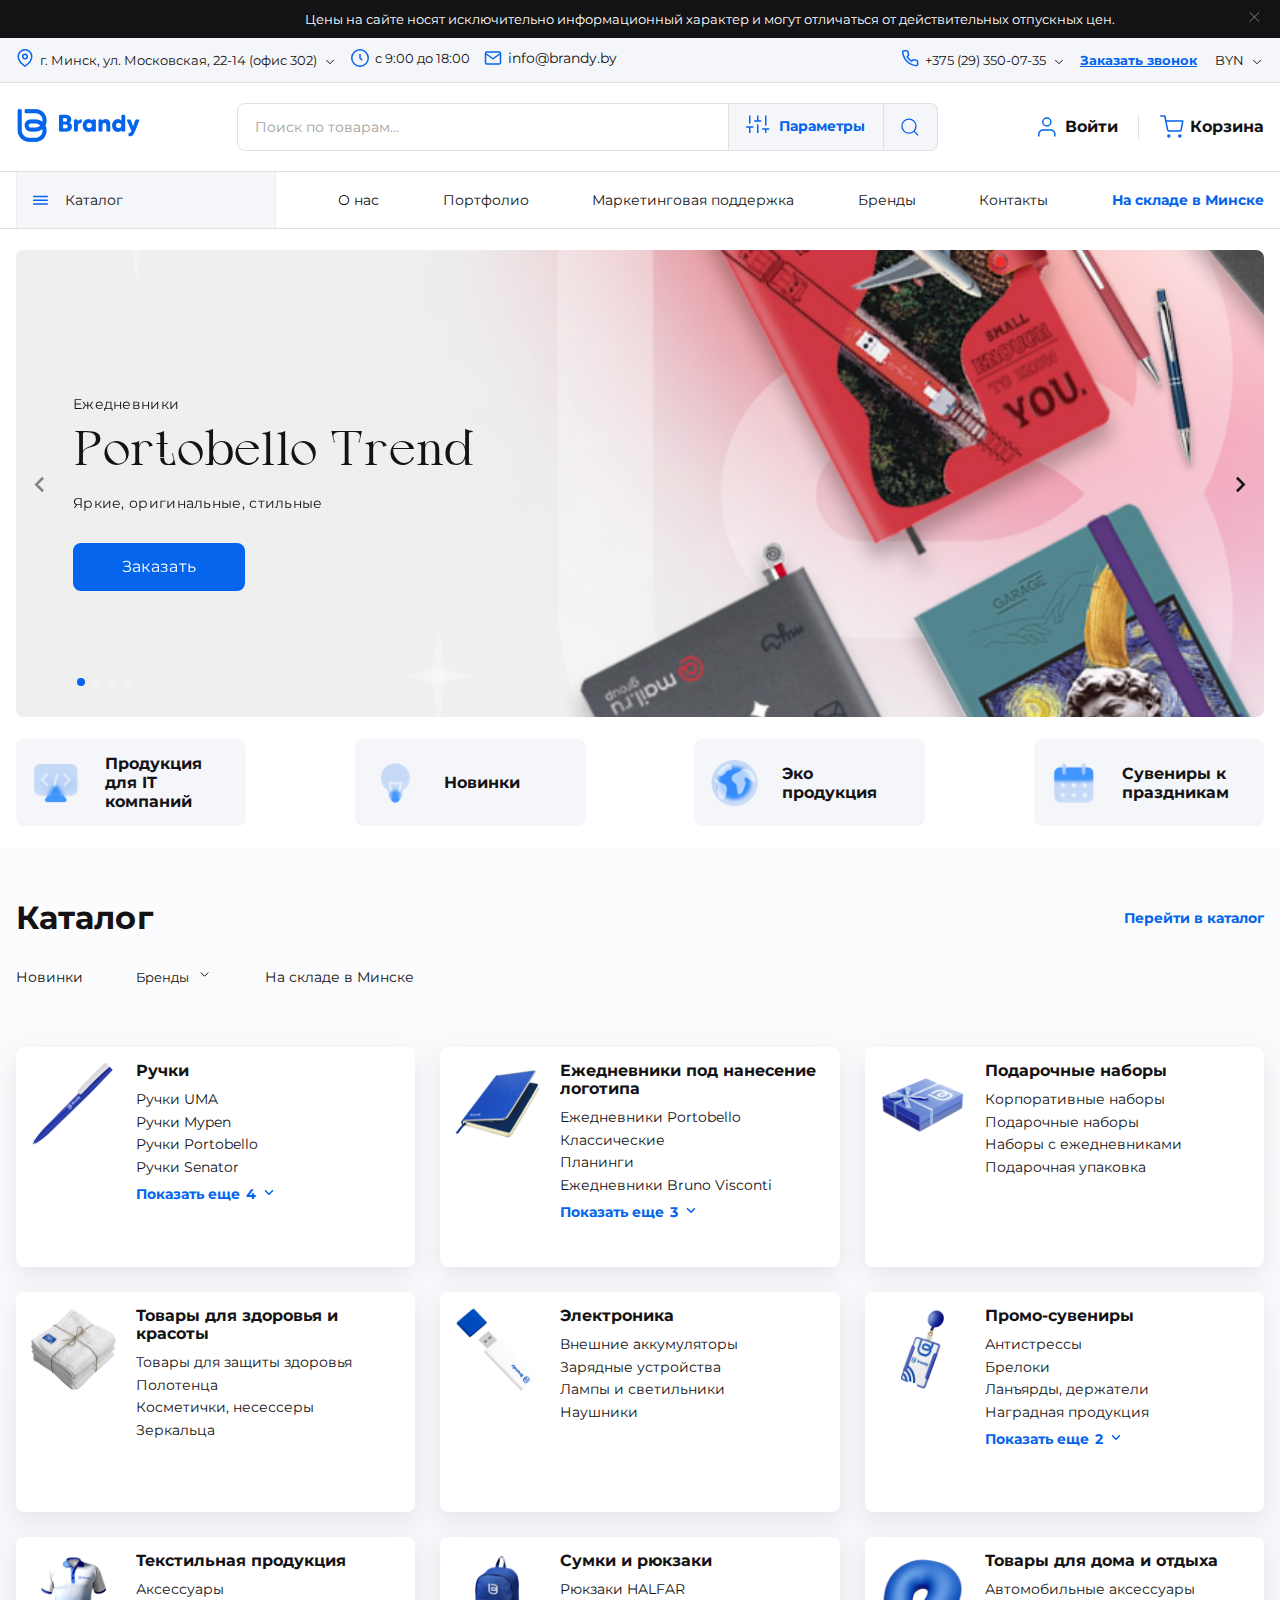
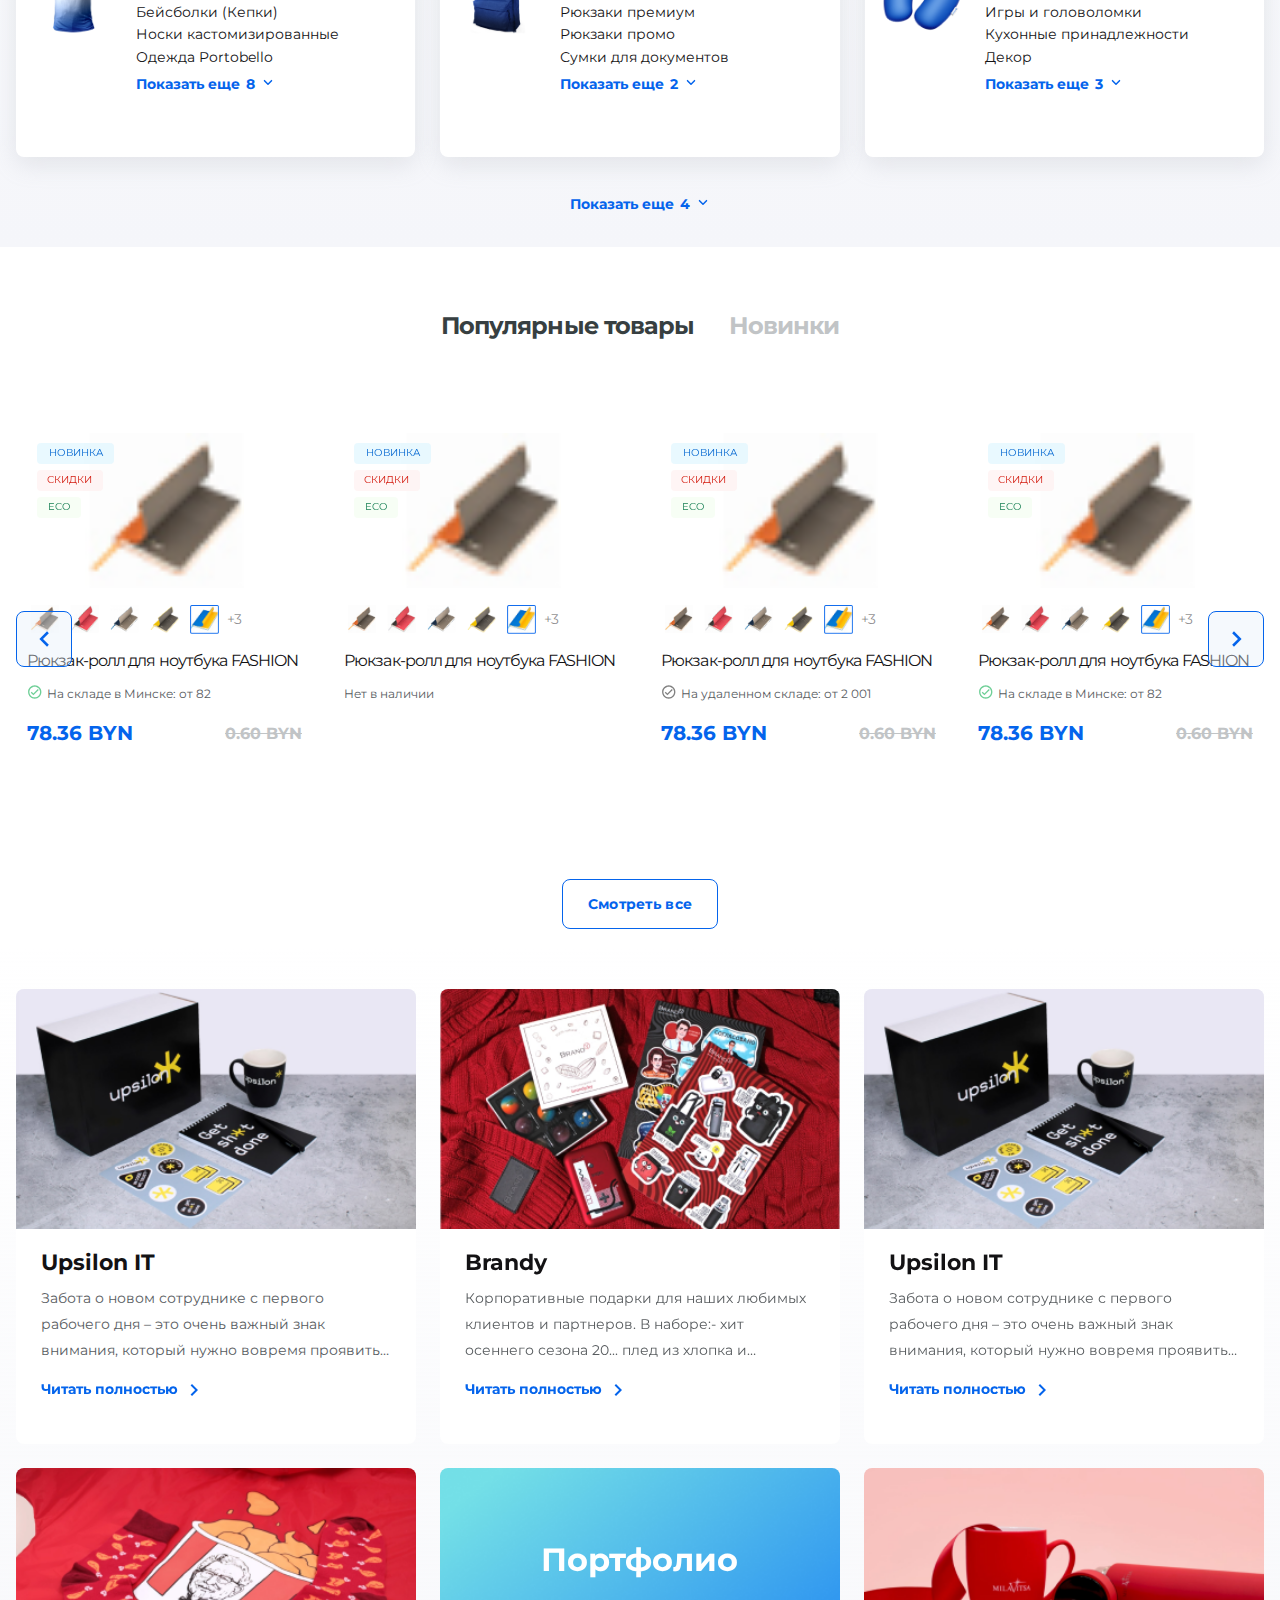
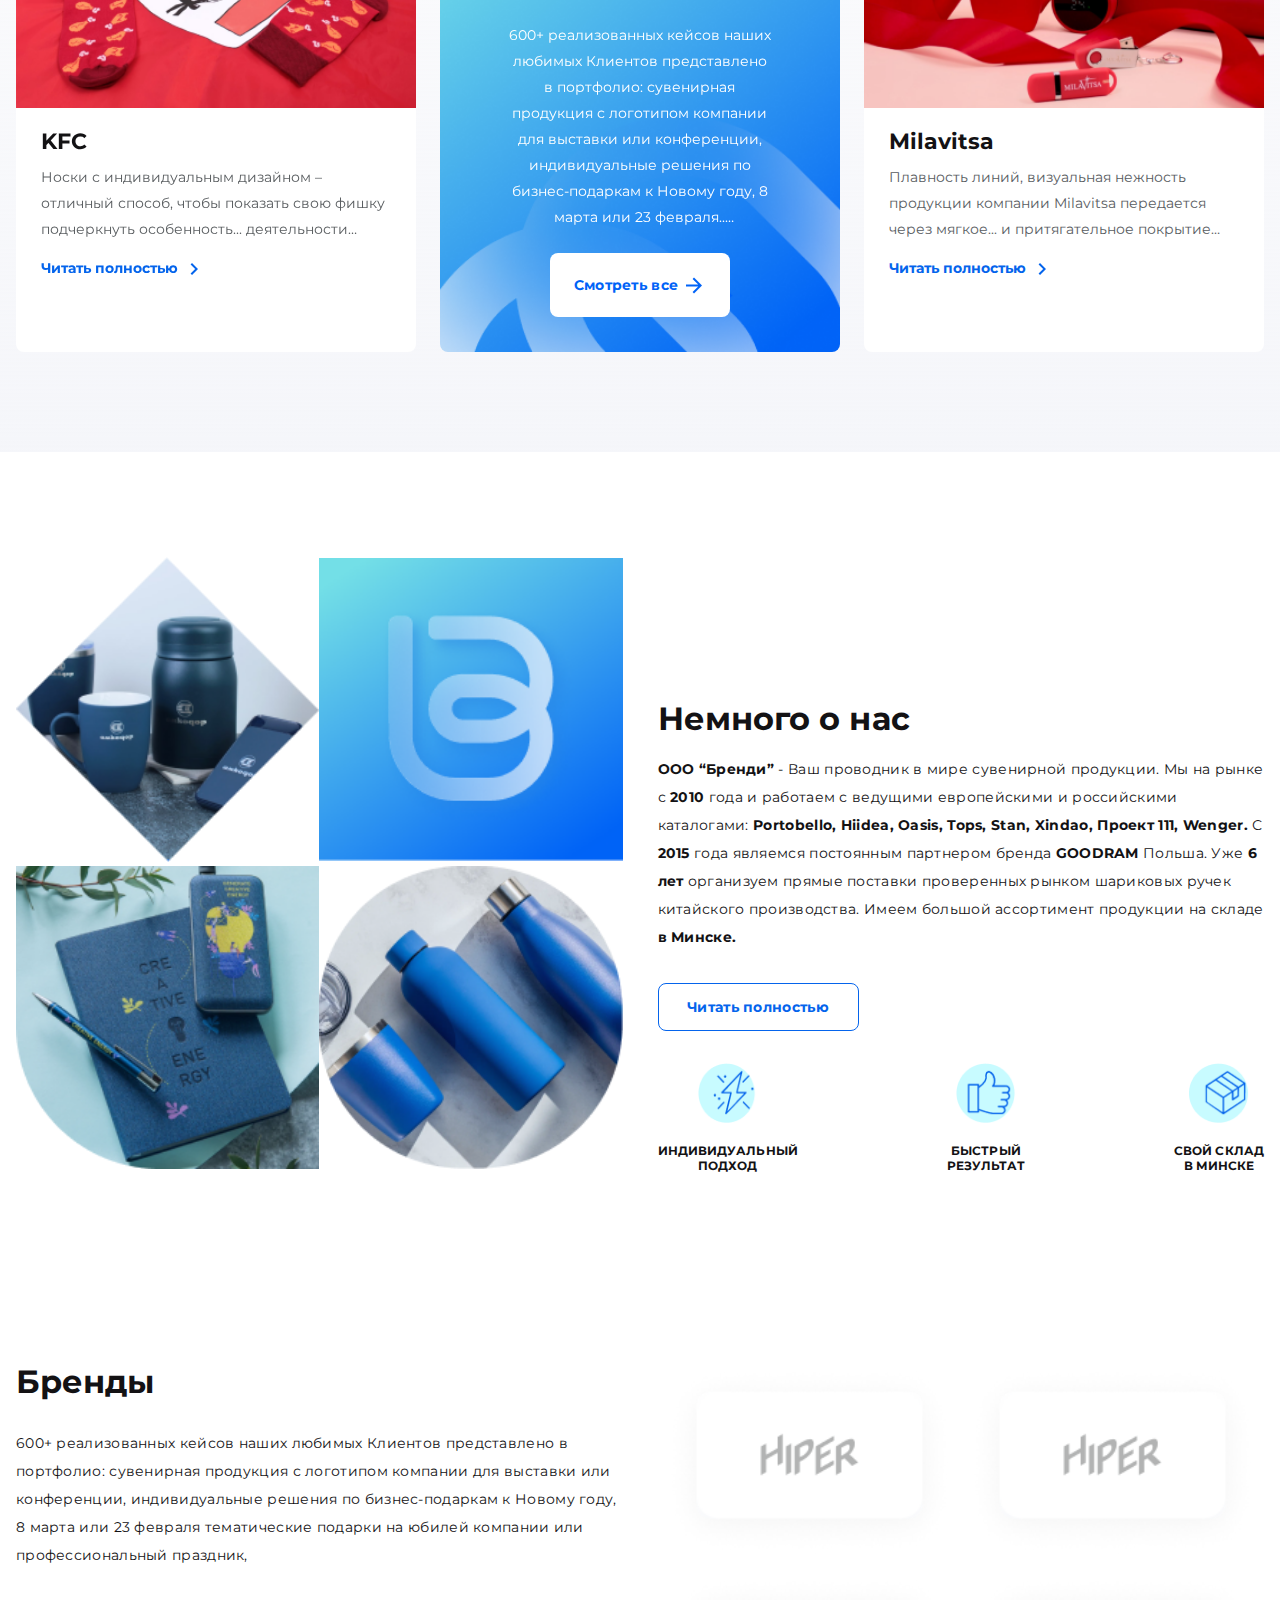
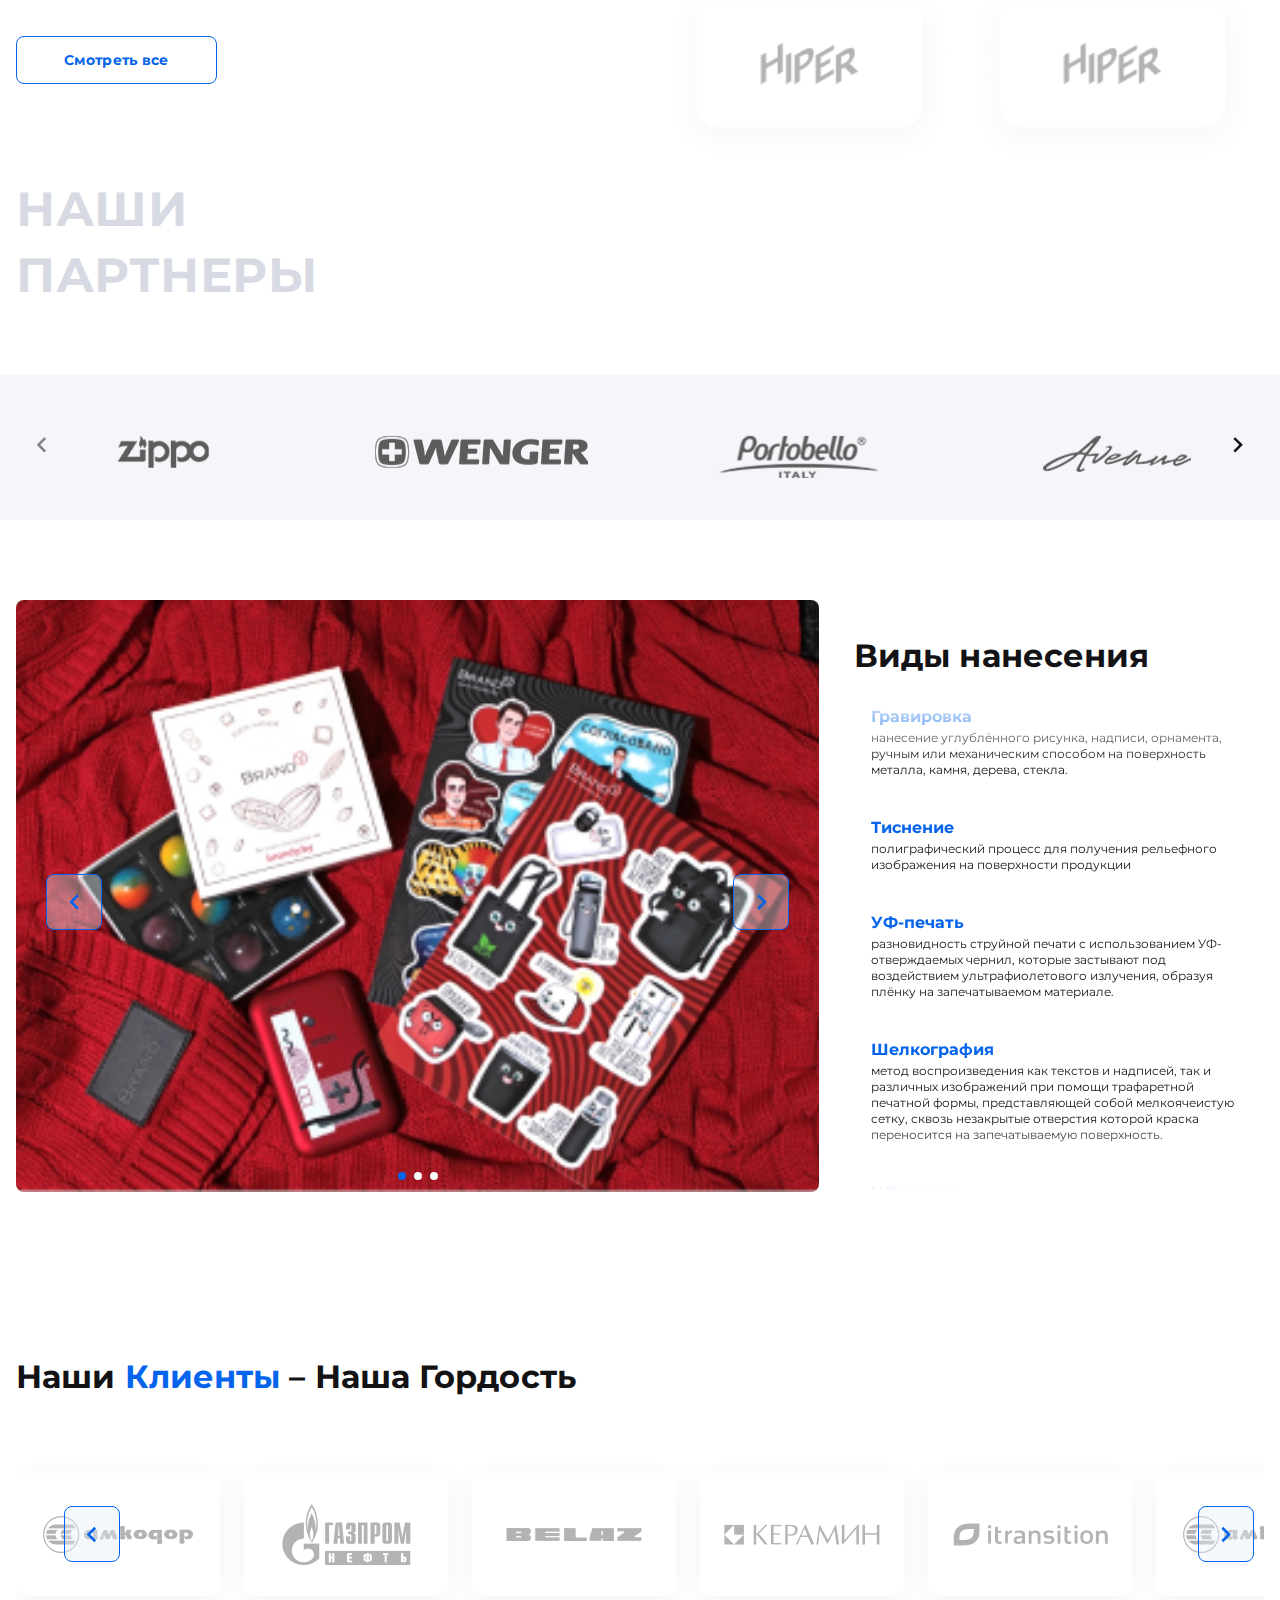
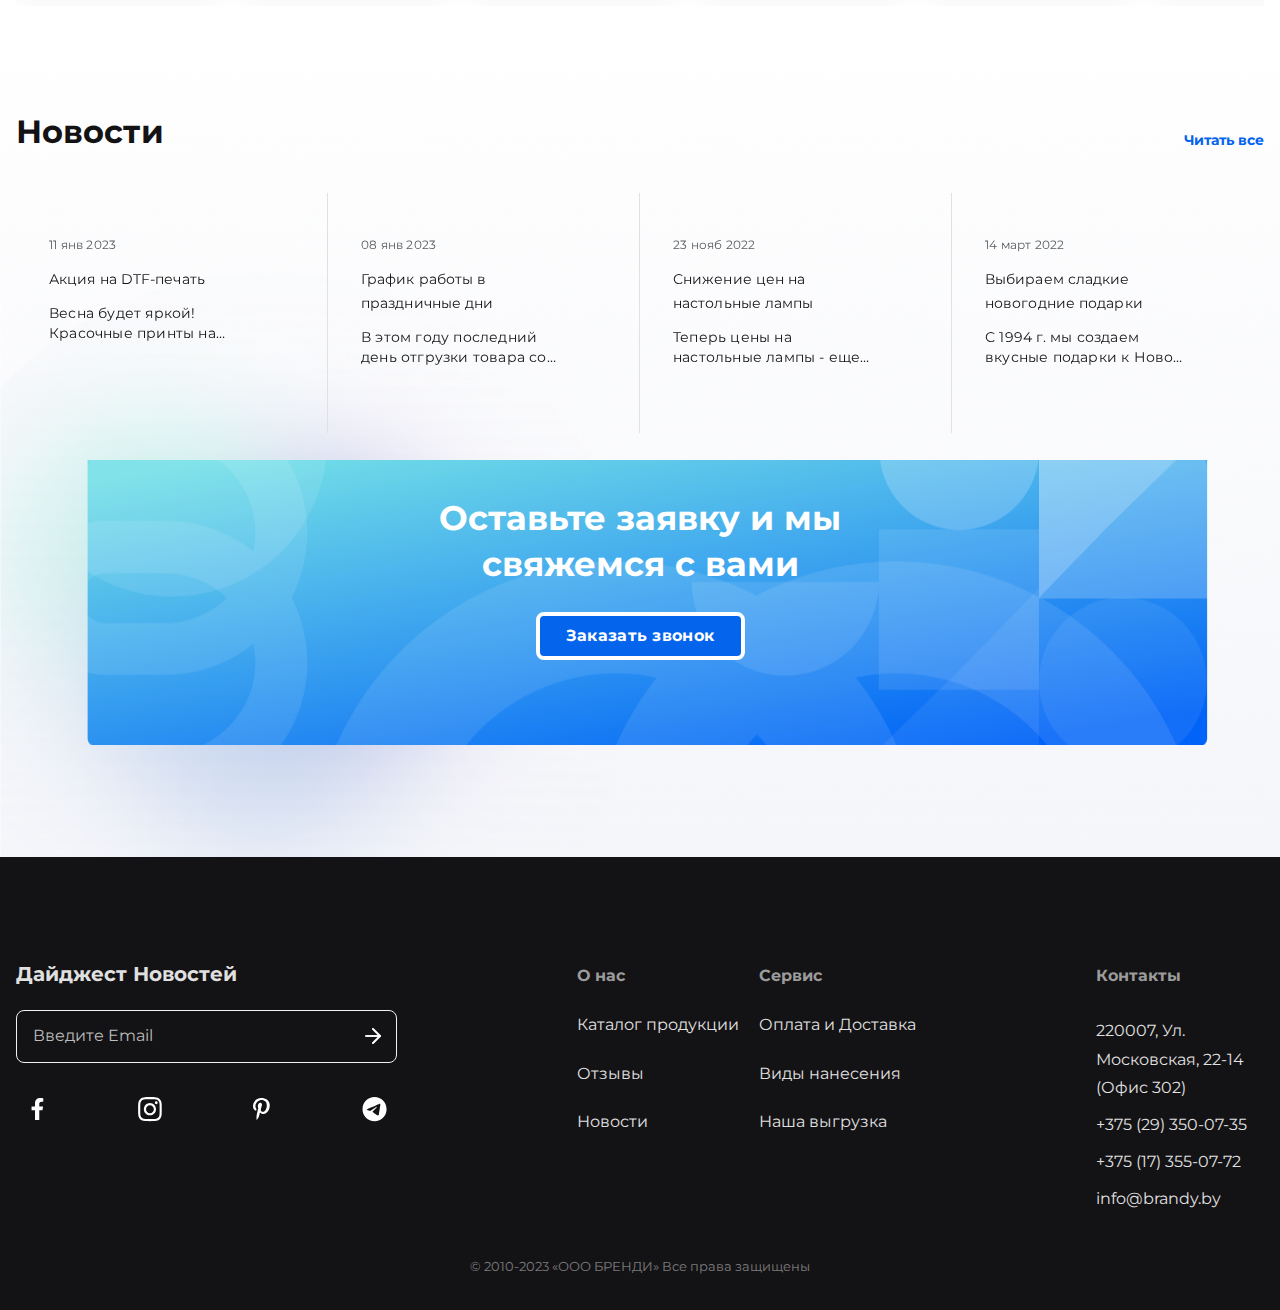
<file: index-2.html>
<!DOCTYPE html>
<html lang="en">
<head>
    <meta charset="UTF-8">
    <meta name="viewport" content="width=device-width, initial-scale=1.0">
    <link rel="stylesheet" href="./src/assets/styles/main-page.css">
    <title>Главная</title>
</head>
<body>
    <div class="overlay"></div>
    <div class="modal-contact">
        <div class="modal-head">
            <span class="modal-close">
                <svg xmlns="http://www.w3.org/2000/svg" width="24" height="24" viewBox="0 0 24 24" fill="none">
                    <path d="M21 20.5L3 2.5M21.0001 2.5L3 20.5001" stroke="#0464EC" stroke-width="1.5" stroke-linecap="round" stroke-linejoin="round"/>
                  </svg>
            </span>
        </div>
        <div class="modal-body">
            <div class="text">
                <h3>Просто напишите ваш телефон, мы перезвоним</h3>
                <p>Наш менеджер перезвонит вам в ближайшее время</p>
            </div>

            <form>
                <input type="tel" class="modal-contact-tel">
                <button type="submit">Заказать звонок</button>
                <p>Нажимая на кнопку «Отправить», я даю согласие на обработку персональных данных, как это описано в <a href="#">«Соглашении об использовании сайта»</a></p>
            </form>
        </div>

    </div>
    <div class="attention">
        <div class="content">
            <p>Цены на сайте носят исключительно информационный характер и могут отличаться от действительных отпускных цен.</p>
            <span class="attention-close">
                <svg xmlns="http://www.w3.org/2000/svg" width="19" height="18" viewBox="0 0 19 18" fill="none">
                    <path d="M13.918 4.5L4.91797 13.5M4.91797 4.5L13.918 13.5" stroke="#828282" stroke-linecap="round" stroke-linejoin="round"/>
                </svg>
            </span>
        </div>
    </div>
    <header class="header">
        <div class="header-pc">
            <div class="contacts-row">
                <div class="content">
                    <div class="contacts-row-col">
                        <div class="select-wrap">
                            <div class="select header-location">
                                <p data-current="0">г. Минск, ул. Московская, 22-14 (офис 302)</p>
                            </div>
                            <ul class="select-list">
                                <li data-value="0">г. Минск, ул. Московская, 22-14 (офис 302)</li>
                                <li data-value="1">г. Минск, ул. Тростенецкая, д. 5/16</li>
                            </ul>
                        </div>
                        <p class="time">с 9:00 до 18:00</p>
                        <a href="mailto:info@brandy.by" class="mail">info@brandy.by</a>
                    </div>
                    <div class="contacts-row-col">
                        <div class="select-wrap">
                            <div class="select header-phones">
                                <p data-current="0">+375 (29) 350-07-35</p>
                            </div>
                            <ul class="select-list">
                                <li data-value="0">+375 (29) 350-07-35</li>
                                <li data-value="1">+375 (17) 355-07-72</li>
                            </ul>
                        </div>
                        <a class="callme" href="#">Заказать звонок</a>
                        <div class="select-wrap">
                            <div class="select header-lang">
                                <p data-current="0">BYN</p>
                            </div>
                            <ul class="select-list">
                                <li data-value="0">BYN</li>
                                <li data-value="1">RUB</li>
                            </ul>
                        </div>
                    </div>
                </div>
            </div>
            <div class="main-row">
                <div class="content">
                    <a href="/" class="logo">
                        <img src="./src/assets/images/logo.png" alt="logo">
                    </a>
                    <div class="search-wrapper">
                        <div class="input-wrapper">
                            <input class="search-input" type="text" placeholder="Поиск по товарам...">
                            <div class="search-btns">
                                <button type="button" class="params">
                                    Параметры
                                </button>
                                <button type="submit" class="search-btn">
                                    <svg xmlns="http://www.w3.org/2000/svg" width="25" height="24" viewBox="0 0 25 24" fill="none">
                                        <path d="M21.33 21L16.98 16.65M19.33 11C19.33 15.4183 15.7482 19 11.33 19C6.91168 19 3.32996 15.4183 3.32996 11C3.32996 6.58172 6.91168 3 11.33 3C15.7482 3 19.33 6.58172 19.33 11Z" stroke="#0464EC" stroke-width="1.5" stroke-linecap="round" stroke-linejoin="round"/>
                                    </svg>
                                </button>
                            </div>
                        </div>
                        <div class="params-panel">
                            <div class="select-wrap">
                                <div class="select color-select">
                                    <p data-current="0">Цвет</p>
                                </div>
                                <ul class="select-list">
                                    <li data-value="1">Черный</li>
                                    <li data-value="2">Красный</li>
                                </ul>
                            </div>
                            <input type="text" placeholder="Цена, от">
                            <input type="text" placeholder="Цена, до">
                        </div>
                        <ul class="results">
                            <li>
                                <img src="./src/assets/images/main-page/card-bg.png" alt="product-img">
                                <p>Ежедневник Portobello Trend, Sky, недатированный...</p>
                            </li>
                            <li>
                                <img src="./src/assets/images/main-page/card-bg.png" alt="product-img">
                                <p>Ежедневник Portobello Trend, Sky, недатированный...</p>
                            </li>
                            <li>
                                <img src="./src/assets/images/main-page/card-bg.png" alt="product-img">
                                <p>Ежедневник Portobello Trend, Sky, недатированный...</p>
                            </li>
                        </ul>
                    </div>
                    <div class="links">
                        <a  href="#">
                            <svg xmlns="http://www.w3.org/2000/svg" width="25" height="24" viewBox="0 0 25 24" fill="none">
                                <path d="M20.83 21V19C20.83 17.9391 20.4085 16.9217 19.6584 16.1716C18.9082 15.4214 17.8908 15 16.83 15H8.82996C7.76909 15 6.75167 15.4214 6.00153 16.1716C5.25138 16.9217 4.82996 17.9391 4.82996 19V21" stroke="#0464EC" stroke-width="1.5" stroke-linecap="round" stroke-linejoin="round"/>
                                <path d="M12.83 11C15.0391 11 16.83 9.20914 16.83 7C16.83 4.79086 15.0391 3 12.83 3C10.6208 3 8.82996 4.79086 8.82996 7C8.82996 9.20914 10.6208 11 12.83 11Z" stroke="#0464EC" stroke-width="1.5" stroke-linecap="round" stroke-linejoin="round"/>
                              </svg>
                              Войти
                        </a>
                        <a href="#">
                            <svg xmlns="http://www.w3.org/2000/svg" width="25" height="24" viewBox="0 0 25 24" fill="none">
                                <g clip-path="url(#clip0_539_4193)">
                                  <path d="M1.82996 1H5.82996L8.50996 14.39C8.6014 14.8504 8.85186 15.264 9.2175 15.5583C9.58314 15.8526 10.0407 16.009 10.51 16H20.23C20.6993 16.009 21.1568 15.8526 21.5224 15.5583C21.888 15.264 22.1385 14.8504 22.23 14.39L23.83 6H6.82996M10.83 21C10.83 21.5523 10.3822 22 9.82996 22C9.27767 22 8.82996 21.5523 8.82996 21C8.82996 20.4477 9.27767 20 9.82996 20C10.3822 20 10.83 20.4477 10.83 21ZM21.83 21C21.83 21.5523 21.3822 22 20.83 22C20.2777 22 19.83 21.5523 19.83 21C19.83 20.4477 20.2777 20 20.83 20C21.3822 20 21.83 20.4477 21.83 21Z" stroke="#0464EC" stroke-width="1.5" stroke-linecap="round" stroke-linejoin="round"/>
                                </g>
                                <defs>
                                  <clipPath id="clip0_539_4193">
                                    <rect width="24" height="24" fill="white" transform="translate(0.829956)"/>
                                  </clipPath>
                                </defs>
                              </svg>
                              Корзина
                        </a>
                    </div>
                </div>
            </div>
            <div class="navigation-block">
                <div class="content">
                    <nav class="navigation">
                        <div class="navigation-catalog">
                            <span class="catalog open-catalog-popup">Каталог</span>
                            <div class="catalog-popup">
                                <ul class=" catalog-tabs-panel">
                                    <li class="catalog-dropright active" data-num="0" ><a href="#">Ручки</a></li>
                                    <li class="catalog-dropright" data-num="1"><a href="#">Ежедневники под
                                        нанесение логотипа</a></li>
                                    <li class="catalog-dropright" data-num="2"><a href="#">Подарочные наборы</a></li>
                                    <li class="catalog-dropright" data-num="3"><a href="#">IT-сфера</a></li>
                                    <li class="catalog-dropright" data-num="4"><a href="#">Товары для
                                        здоровья и красоты</a></li>
                                    <li class="catalog-dropright" data-num="5"><a href="#">Электроника</a></li>
                                    <li class="catalog-dropright" data-num="6"><a href="#">Промо-сувениры</a></li>
                                    <li class="catalog-dropright" data-num="7"><a href="#">Текстильная продукция</a></li>
                                    <li class="catalog-dropright" data-num="8"><a href="#">Сумки и рюкзаки</a></li>
                                    <li class="catalog-dropright" data-num="9"><a href="#">Подарочные наборы</a></li>
                                    <li class="catalog-dropright" data-num="10"><a href="#">IT-сфера</a></li>
                                    <li class="catalog-dropright" data-num="11"><a href="#">Товары для
                                        здоровья и красоты</a></li>
                                </ul>
                                <div class="catalog-item-content">
                                    <div class=" catalog-tab-container">
                                        <div data-num="0" class="tab-content active">
                                            <div class="catalog-submenu">
                                                <img src="./src/assets/images/main-page/1_pen_brandy 1.png" alt="category-image" width="85" height="85">
                                                <ul>
                                                    <li><a href="#">Ручки UMA</a></li>
                                                    <li><a href="#">Ручки Mypen</a></li>
                                                    <li><a href="#">Ручки Portobello</a></li>
                                                    <li><a href="#">Ручки Senator</a></li>
                                                    <li><a href="#">Ручки Senator</a></li>
                                                    <li><a href="#">Ручки Senator</a></li>
                                                </ul>
                                            </div>
                                        </div>
                                        <div data-num="1" class="tab-content">
                                            <div class="catalog-submenu">
                                                <img src="./src/assets/images/main-page/2_book_brandy 1.png" alt="category-image" width="85" height="85">
                                                <ul>
                                                    <li><a href="#">Ручки UMA</a></li>
                                                    <li><a href="#">Ручки Mypen</a></li>
                                                    <li><a href="#">Ручки Portobello</a></li>
                                                    <li><a href="#">Ручки Senator</a></li>
                                                    <li><a href="#">Ручки Senator</a></li>
                                                    <li><a href="#">Ручки Senator</a></li>
                                                </ul>
                                            </div>
                                        </div>
                                        <div data-num="2" class="tab-content">
                                            <div class="catalog-submenu">
                                                <img src="./src/assets/images/main-page/4_book_brandy 1.png" alt="category-image" width="85" height="85">
                                                <ul>
                                                    <li><a href="#">Ручки UMA</a></li>
                                                    <li><a href="#">Ручки Mypen</a></li>
                                                    <li><a href="#">Ручки Portobello</a></li>
                                                    <li><a href="#">Ручки Senator</a></li>
                                                    <li><a href="#">Ручки Senator</a></li>
                                                    <li><a href="#">Ручки Senator</a></li>
                                                </ul>
                                            </div>
                                        </div>
                                        <div data-num="3" class="tab-content">
                                            <div class="catalog-submenu">
                                                <img src="./src/assets/images/main-page/1_pen_brandy 1.png" alt="category-image" width="85" height="85">
                                                <ul>
                                                    <li><a href="#">item</a></li>
                                                    <li><a href="#">item</a></li>
                                                    <li><a href="#">item</a></li>
                                                    <li><a href="#">item</a></li>
                                                    <li><a href="#">item</a></li>
                                                </ul>
                                            </div>
                                        </div>
                                        <div data-num="4" class="tab-content">
                                            <div class="catalog-submenu">
                                                <img src="./src/assets/images/main-page/6image.png" alt="category-image" width="85" height="85">
                                                <ul>
                                                    <li><a href="#">item</a></li>
                                                    <li><a href="#">item</a></li>
                                                    <li><a href="#">item</a></li>
                                                    <li><a href="#">item</a></li>
                                                    <li><a href="#">item</a></li>
                                                </ul>
                                            </div>
                                        </div>
                                        <div data-num="5" class="tab-content">
                                            <div class="catalog-submenu">
                                                <img src="./src/assets/images/main-page/1_pen_brandy 1.png" alt="category-image" width="85" height="85">
                                                <ul>
                                                    <li><a href="#">item</a></li>
                                                    <li><a href="#">item</a></li>
                                                    <li><a href="#">item</a></li>
                                                    <li><a href="#">item</a></li>
                                                    <li><a href="#">item</a></li>
                                                </ul>
                                            </div>
                                        </div>
                                        <div data-num="6" class="tab-content">
                                            <div class="catalog-submenu">
                                                <img src="./src/assets/images/main-page/1_pen_brandy 1.png" alt="category-image" width="85" height="85">
                                                <ul>
                                                    <li><a href="#">item</a></li>
                                                    <li><a href="#">item</a></li>
                                                    <li><a href="#">item</a></li>
                                                    <li><a href="#">item</a></li>
                                                    <li><a href="#">item</a></li>
                                                </ul>
                                            </div>
                                        </div>
                                        <div data-num="7" class="tab-content">
                                            <div class="catalog-submenu">
                                                <img src="./src/assets/images/main-page/1_pen_brandy 1.png" alt="category-image" width="85" height="85">
                                                <ul>
                                                    <li><a href="#">item</a></li>
                                                    <li><a href="#">item</a></li>
                                                    <li><a href="#">item</a></li>
                                                    <li><a href="#">item</a></li>
                                                    <li><a href="#">item</a></li>
                                                </ul>
                                            </div>
                                        </div>
                                        <div data-num="8" class="tab-content">
                                            <div class="catalog-submenu">
                                                <img src="./src/assets/images/main-page/1_pen_brandy 1.png" alt="category-image" width="85" height="85">
                                                <ul>
                                                    <li><a href="#">item</a></li>
                                                    <li><a href="#">item</a></li>
                                                    <li><a href="#">item</a></li>
                                                    <li><a href="#">item</a></li>
                                                    <li><a href="#">item</a></li>
                                                </ul>
                                            </div>
                                        </div>
                                        <div data-num="9" class="tab-content">
                                            <div class="catalog-submenu">
                                                <img src="./src/assets/images/main-page/1_pen_brandy 1.png" alt="category-image" width="85" height="85">
                                                <ul>
                                                    <li><a href="#">item</a></li>
                                                    <li><a href="#">item</a></li>
                                                    <li><a href="#">item</a></li>
                                                    <li><a href="#">item</a></li>
                                                    <li><a href="#">item</a></li>
                                                </ul>
                                            </div>
                                        </div>
                                        <div data-num="10" class="tab-content">
                                            <div class="catalog-submenu">
                                                <img src="./src/assets/images/main-page/1_pen_brandy 1.png" alt="category-image" width="85" height="85">
                                                <ul>
                                                    <li><a href="#">item</a></li>
                                                    <li><a href="#">item</a></li>
                                                    <li><a href="#">item</a></li>
                                                    <li><a href="#">item</a></li>
                                                    <li><a href="#">item</a></li>
                                                </ul>
                                            </div>
                                        </div>
                                        <div data-num="11" class="tab-content">
                                            <div class="catalog-submenu">
                                                <img src="./src/assets/images/main-page/1_pen_brandy 1.png" alt="category-image" width="85" height="85">
                                                <ul>
                                                    <li><a href="#">item</a></li>
                                                    <li><a href="#">item</a></li>
                                                    <li><a href="#">item</a></li>
                                                    <li><a href="#">item</a></li>
                                                    <li><a href="#">item</a></li>
                                                </ul>
                                            </div>
                                        </div>
                                    </div>
                                </div>

                            </div>
                        </div>

                        <ul>
                            <li><a href="#">О нас</a></li>
                            <li><a href="#">Портфолио</a></li>
                            <li><a href="#">Маркетинговая поддержка</a></li>
                            <li><a href="#">Бренды</a></li>
                            <li><a href="#">Контакты</a></li>
                            <li><a href="#">На складе в Минске</a></li>
                        </ul>
                    </nav>
                </div>
            </div>
        </div>
        <div class="header-mobile">
            <div class="content">
                <div class="header-mobile-wrap">
                    <span class="burger-btn">
                        <svg xmlns="http://www.w3.org/2000/svg" width="25" height="24" viewBox="0 0 25 24" fill="none">
                            <g clip-path="url(#clip0_947_8898)">
                              <line x1="5.97003" y1="6.25" x2="19.5191" y2="6.25" stroke="#0464EC" stroke-width="1.5" stroke-linecap="round"/>
                              <line x1="5.96997" y1="11.25" x2="19.519" y2="11.25" stroke="#0464EC" stroke-width="1.5" stroke-linecap="round"/>
                              <line x1="5.96997" y1="16.25" x2="19.519" y2="16.25" stroke="#0464EC" stroke-width="1.5" stroke-linecap="round"/>
                            </g>
                            <defs>
                              <clipPath id="clip0_947_8898">
                                <rect width="24" height="24" fill="white" transform="translate(0.744568)"/>
                              </clipPath>
                            </defs>
                          </svg>
                    </span>
                    <a href="tel:+37500000000">
                        <svg width="43" height="42" viewBox="0 0 43 42" fill="none" xmlns="http://www.w3.org/2000/svg">
                            <path opacity="0.4" d="M0.372559 21C0.372559 32.598 9.77458 42 21.3726 42C32.9705 42 42.3726 32.598 42.3726 21C42.3726 9.40202 32.9705 0 21.3726 0C9.77458 0 0.372559 9.40202 0.372559 21Z" fill="#FF4C00"/>
                            <path d="M21.3726 36.3736C12.882 36.3736 5.99896 29.4906 5.99896 21C5.99896 12.5094 12.882 5.6264 21.3726 5.6264C29.8632 5.6264 36.7462 12.5094 36.7462 21C36.7462 29.4906 29.8632 36.3736 21.3726 36.3736Z" fill="#FF4C00" stroke="#FF4C00" stroke-width="1.2528"/>
                            <path d="M28.9761 24.8776V27.1276C28.977 27.3364 28.9342 27.5432 28.8505 27.7346C28.7668 27.926 28.6441 28.0978 28.4902 28.239C28.3363 28.3802 28.1546 28.4877 27.9567 28.5546C27.7588 28.6215 27.5492 28.6464 27.3411 28.6276C25.0333 28.3768 22.8164 27.5882 20.8686 26.3251C19.0565 25.1736 17.5201 23.6372 16.3686 21.8251C15.1011 19.8685 14.3123 17.6408 14.0661 15.3226C14.0474 15.1152 14.0721 14.9061 14.1385 14.7088C14.205 14.5114 14.3118 14.3301 14.4522 14.1763C14.5926 14.0225 14.7635 13.8996 14.954 13.8155C15.1445 13.7313 15.3504 13.6878 15.5586 13.6876H17.8086C18.1726 13.684 18.5255 13.8129 18.8015 14.0502C19.0774 14.2876 19.2577 14.6172 19.3086 14.9776C19.4036 15.6976 19.5797 16.4046 19.8336 17.0851C19.9346 17.3535 19.9564 17.6453 19.8966 17.9257C19.8368 18.2062 19.6978 18.4637 19.4961 18.6676L18.5436 19.6201C19.6113 21.4977 21.166 23.0524 23.0436 24.1201L23.9961 23.1676C24.2001 22.9659 24.4575 22.827 24.738 22.7671C25.0185 22.7073 25.3102 22.7292 25.5786 22.8301C26.2591 23.084 26.9661 23.2601 27.6861 23.3551C28.0505 23.4065 28.3832 23.59 28.621 23.8707C28.8589 24.1514 28.9853 24.5098 28.9761 24.8776Z" stroke="white" stroke-width="1.5" stroke-linecap="round" stroke-linejoin="round"/>
                            </svg>

                    </a>
                    <a href="/" class="logo">
                        <img src="./src/assets/images/logo.png" alt="logo" width="91" height="24">
                    </a>
                    <a href="#">
                        <svg xmlns="http://www.w3.org/2000/svg" width="24" height="24" viewBox="0 0 24 24" fill="none">
                            <path d="M20 21V19C20 17.9391 19.5786 16.9217 18.8284 16.1716C18.0783 15.4214 17.0609 15 16 15H8C6.93913 15 5.92172 15.4214 5.17157 16.1716C4.42143 16.9217 4 17.9391 4 19V21" stroke="#0464EC" stroke-width="1.5" stroke-linecap="round" stroke-linejoin="round"/>
                            <path d="M12 11C14.2091 11 16 9.20914 16 7C16 4.79086 14.2091 3 12 3C9.79086 3 8 4.79086 8 7C8 9.20914 9.79086 11 12 11Z" stroke="#0464EC" stroke-width="1.5" stroke-linecap="round" stroke-linejoin="round"/>
                          </svg>
                    </a>
                    <a href="#">
                        <svg xmlns="http://www.w3.org/2000/svg" width="25" height="25" viewBox="0 0 25 25" fill="none">
                            <g clip-path="url(#clip0_947_8909)">
                              <path d="M1.47681 1.25H5.47681L8.15681 14.64C8.24825 15.1004 8.49872 15.514 8.86435 15.8083C9.22999 16.1026 9.6875 16.259 10.1568 16.25H19.8768C20.3461 16.259 20.8036 16.1026 21.1693 15.8083C21.5349 15.514 21.7854 15.1004 21.8768 14.64L23.4768 6.25H6.47681M10.4768 21.25C10.4768 21.8023 10.0291 22.25 9.47681 22.25C8.92452 22.25 8.47681 21.8023 8.47681 21.25C8.47681 20.6977 8.92452 20.25 9.47681 20.25C10.0291 20.25 10.4768 20.6977 10.4768 21.25ZM21.4768 21.25C21.4768 21.8023 21.0291 22.25 20.4768 22.25C19.9245 22.25 19.4768 21.8023 19.4768 21.25C19.4768 20.6977 19.9245 20.25 20.4768 20.25C21.0291 20.25 21.4768 20.6977 21.4768 21.25Z" stroke="#0464EC" stroke-width="1.5" stroke-linecap="round" stroke-linejoin="round"/>
                            </g>
                            <defs>
                              <clipPath id="clip0_947_8909">
                                <rect width="24" height="24" fill="white" transform="translate(0.476807 0.25)"/>
                              </clipPath>
                            </defs>
                          </svg>
                          <span class="cart-counter">45</span>
                    </a>
                </div>
                <div class="mobile-menu">
                    <div class="mobile-head">
                        <span class="burger-close-btn">
                            <svg xmlns="http://www.w3.org/2000/svg" width="25" height="24" viewBox="0 0 25 24" fill="none">
                                <g clip-path="url(#clip0_917_5080)">
                                  <path d="M5.24463 19.5L12.7447 12M12.7447 12L20.2446 4.5M12.7447 12L5.24463 4.5M12.7447 12L20.2446 19.5" stroke="#0464EC" stroke-width="1.5" stroke-linecap="round" stroke-linejoin="round"/>
                                </g>
                                <defs>
                                  <clipPath id="clip0_917_5080">
                                    <rect width="24" height="24" fill="white" transform="translate(0.744629)"/>
                                  </clipPath>
                                </defs>
                              </svg>
                        </span>
                        <a href="tel:+37500000000">
                            <svg width="43" height="42" viewBox="0 0 43 42" fill="none" xmlns="http://www.w3.org/2000/svg">
                                <path opacity="0.4" d="M0.372559 21C0.372559 32.598 9.77458 42 21.3726 42C32.9705 42 42.3726 32.598 42.3726 21C42.3726 9.40202 32.9705 0 21.3726 0C9.77458 0 0.372559 9.40202 0.372559 21Z" fill="#FF4C00"/>
                                <path d="M21.3726 36.3736C12.882 36.3736 5.99896 29.4906 5.99896 21C5.99896 12.5094 12.882 5.6264 21.3726 5.6264C29.8632 5.6264 36.7462 12.5094 36.7462 21C36.7462 29.4906 29.8632 36.3736 21.3726 36.3736Z" fill="#FF4C00" stroke="#FF4C00" stroke-width="1.2528"/>
                                <path d="M28.9761 24.8776V27.1276C28.977 27.3364 28.9342 27.5432 28.8505 27.7346C28.7668 27.926 28.6441 28.0978 28.4902 28.239C28.3363 28.3802 28.1546 28.4877 27.9567 28.5546C27.7588 28.6215 27.5492 28.6464 27.3411 28.6276C25.0333 28.3768 22.8164 27.5882 20.8686 26.3251C19.0565 25.1736 17.5201 23.6372 16.3686 21.8251C15.1011 19.8685 14.3123 17.6408 14.0661 15.3226C14.0474 15.1152 14.0721 14.9061 14.1385 14.7088C14.205 14.5114 14.3118 14.3301 14.4522 14.1763C14.5926 14.0225 14.7635 13.8996 14.954 13.8155C15.1445 13.7313 15.3504 13.6878 15.5586 13.6876H17.8086C18.1726 13.684 18.5255 13.8129 18.8015 14.0502C19.0774 14.2876 19.2577 14.6172 19.3086 14.9776C19.4036 15.6976 19.5797 16.4046 19.8336 17.0851C19.9346 17.3535 19.9564 17.6453 19.8966 17.9257C19.8368 18.2062 19.6978 18.4637 19.4961 18.6676L18.5436 19.6201C19.6113 21.4977 21.166 23.0524 23.0436 24.1201L23.9961 23.1676C24.2001 22.9659 24.4575 22.827 24.738 22.7671C25.0185 22.7073 25.3102 22.7292 25.5786 22.8301C26.2591 23.084 26.9661 23.2601 27.6861 23.3551C28.0505 23.4065 28.3832 23.59 28.621 23.8707C28.8589 24.1514 28.9853 24.5098 28.9761 24.8776Z" stroke="white" stroke-width="1.5" stroke-linecap="round" stroke-linejoin="round"/>
                                </svg>

                        </a>
                        <a href="/" class="logo">
                            <img src="./src/assets/images/logo.png" alt="logo" width="91" height="24">
                        </a>
                        <a href="#">
                            <svg xmlns="http://www.w3.org/2000/svg" width="24" height="24" viewBox="0 0 24 24" fill="none">
                                <path d="M20 21V19C20 17.9391 19.5786 16.9217 18.8284 16.1716C18.0783 15.4214 17.0609 15 16 15H8C6.93913 15 5.92172 15.4214 5.17157 16.1716C4.42143 16.9217 4 17.9391 4 19V21" stroke="#0464EC" stroke-width="1.5" stroke-linecap="round" stroke-linejoin="round"/>
                                <path d="M12 11C14.2091 11 16 9.20914 16 7C16 4.79086 14.2091 3 12 3C9.79086 3 8 4.79086 8 7C8 9.20914 9.79086 11 12 11Z" stroke="#0464EC" stroke-width="1.5" stroke-linecap="round" stroke-linejoin="round"/>
                              </svg>
                        </a>
                        <a href="#">
                            <svg xmlns="http://www.w3.org/2000/svg" width="25" height="25" viewBox="0 0 25 25" fill="none">
                                <g clip-path="url(#clip0_947_8909)">
                                  <path d="M1.47681 1.25H5.47681L8.15681 14.64C8.24825 15.1004 8.49872 15.514 8.86435 15.8083C9.22999 16.1026 9.6875 16.259 10.1568 16.25H19.8768C20.3461 16.259 20.8036 16.1026 21.1693 15.8083C21.5349 15.514 21.7854 15.1004 21.8768 14.64L23.4768 6.25H6.47681M10.4768 21.25C10.4768 21.8023 10.0291 22.25 9.47681 22.25C8.92452 22.25 8.47681 21.8023 8.47681 21.25C8.47681 20.6977 8.92452 20.25 9.47681 20.25C10.0291 20.25 10.4768 20.6977 10.4768 21.25ZM21.4768 21.25C21.4768 21.8023 21.0291 22.25 20.4768 22.25C19.9245 22.25 19.4768 21.8023 19.4768 21.25C19.4768 20.6977 19.9245 20.25 20.4768 20.25C21.0291 20.25 21.4768 20.6977 21.4768 21.25Z" stroke="#0464EC" stroke-width="1.5" stroke-linecap="round" stroke-linejoin="round"/>
                                </g>
                                <defs>
                                  <clipPath id="clip0_947_8909">
                                    <rect width="24" height="24" fill="white" transform="translate(0.476807 0.25)"/>
                                  </clipPath>
                                </defs>
                              </svg>
                              <span class="cart-counter">45</span>
                        </a>
                    </div>
                    <div class="mobile-body-inner">
                        <ul class="mobile-body">
                            <li>
                                <a class="dropdown" href="#">Каталог</a>
                                <ul class="dropdown-list">
                                    <li class="dropright">
                                        <a href="#">Ручки</a>
                                        <div class="dropright-screen ">
                                            <p class="back">Назад</p>
                                            <ul>
                                                <li><a href="#">Ручки Mypen</a></li>
                                                <li><a href="#">Ручки Mypen</a></li>
                                                <li><a href="#">Ручки Mypen</a></li>
                                                <li><a href="#">Ручки Mypen</a></li>
                                                <li><a href="#">Ручки Mypen</a></li>
                                                <li><a href="#">Ручки Mypen</a></li>
                                                <li><a href="#">Ручки Mypen</a></li>
                                                <li><a href="#">Ручки Mypen</a></li>
                                                <li><a href="#">Ручки Mypen</a></li>
                                                <li><a href="#">Ручки Mypen</a></li>
                                            </ul>
                                        </div>
                                    </li>
                                    <li class="dropright">
                                         <a href="#">Ежедневники под нанесение логотипа</a>
                                         <div class="dropright-screen ">
                                            <p class="back">Назад</p>
                                            <ul>
                                                <li><a href="#">Ежедневники под нанесение логотипа</a></li>
                                                <li><a href="#">Ежедневники под нанесение логотипа</a></li>
                                                <li><a href="#">Ежедневники под нанесение логотипа</a></li>
                                                <li><a href="#">Ежедневники под нанесение логотипа</a></li>
                                                <li><a href="#">Ежедневники под нанесение логотипа</a></li>
                                                <li><a href="#">Ежедневники под нанесение логотипа</a></li>
                                                <li><a href="#">Ежедневники под нанесение логотипа</a></li>
                                                <li><a href="#">Ежедневники под нанесение логотипа</a></li>
                                                <li><a href="#">Ежедневники под нанесение логотипа</a></li>
                                                <li><a href="#">Ежедневники под нанесение логотипа</a></li>
                                            </ul>
                                        </div>
                                        </li>
                                    <li class="dropright">
                                        <a href="#">Подарочные наборы</a>
                                        <div class="dropright-screen ">
                                            <p class="back">Назад</p>
                                            <ul>
                                                <li><a href="#">Подарочные наборы</a></li>
                                            <li><a href="#">Подарочные наборы</a></li>
                                            <li><a href="#">Подарочные наборы</a></li>
                                            <li><a href="#">Подарочные наборы</a></li>
                                            <li><a href="#">Подарочные наборы</a></li>
                                            </ul>
                                        </div>
                                    </li>
                                    <li class="dropright">
                                         <a href="#">IT-сфера</a>
                                         <div class="dropright-screen ">
                                            <p class="back">Назад</p>
                                            <ul>
                                                <li><a href="#">IT-сфера</a></li>
                                                <li><a href="#">IT-сфера</a></li>
                                                <li><a href="#">IT-сфера</a></li>
                                            </ul>
                                        </div>

                                    </li>
                                    <li class="dropright"> <a href="#">Товары для здоровья и красоты</a></li>
                                    <li class="dropright"> <a href="#">Электроника</a></li>
                                    <li class="dropright"> <a href="#">Промо-сувениры</a></li>
                                    <li class="dropright"> <a href="#">Текстильная продукция</a></li>
                                    <li class="dropright"> <a href="#">Сумки и рюкзаки</a></li>
                                    <li class="dropright"> <a href="#">Сумки и рюкзаки</a></li>
                                </ul>
                            </li>
                            <li><a href="#">О нас</a></li>
                            <li><a href="#">Портфолио</a></li>
                            <li><a href="#">Маркетинговая поддержка</a></li>
                            <li><a href="#">Бренды</a></li>
                            <li><a href="#">Контакты</a></li>
                            <li><a href="#">На складе в Минске</a></li>
                        </ul>
                        <div class="mobile-contacts">
                            <span>Заказать звонок</span>
                            <div class="select-wrap lang-wrap">
                                <div class="select header-lang">
                                    <p data-current="0">BYN</p>
                                </div>
                                <ul class="select-list">
                                    <li data-value="0">BYN</li>
                                    <li data-value="1">RUB</li>
                                </ul>
                            </div>
                            <div class="select-wrap">
                                <div class="select header-location">
                                    <p data-current="0">г. Минск, ул. Московская, 22-14 (офис 302)</p>
                                </div>
                                <ul class="select-list">
                                    <li data-value="0">г. Минск, ул. Московская, 22-14 (офис 302)</li>
                                    <li data-value="1">г. Минск, ул. Тростенецкая, д. 5/16</li>
                                </ul>
                            </div>
                            <p class="time">с 9:00 до 18:00</p>
                            <a href="mailto:info@brandy.by" class="mail">info@brandy.by</a>
                        </div>
                    </div>
                </div>
            </div>
        </div>
    </header>
    <main>
        <div class="head-block">
            <div class="content">
                <div class="head-block-row">
                    <div class="promo-catalog">
                        <div class="swiper promo-swiper">
                            <div class="swiper-wrapper">
                              <div class="swiper-slide">
                                <picture>
                                    <source media="(max-width:1024px)" srcset="./src/assets/images/main-page/Hero.png">
                                    <source media="(min-width:1024px)" srcset="./src/assets/images/main-page/banner.png">
                                    <img src="./src/assets/images/main-page/banner.png" alt="slide-img" style="width:auto;">
                                </picture>
                                <div class="slide-content">
                                    <p>Ежедневники</p>
                                    <h2>Portobello Trend</h2>
                                    <p>Яркие, оригинальные, стильные</p>
                                    <a class="blue-btn" href="#">Заказать</a>
                                </div>
                              </div>
                              <div class="swiper-slide">
                                <picture>
                                    <source media="(max-width:1024px)" srcset="./src/assets/images/main-page/Hero.png">
                                    <source media="(min-width:1024px)" srcset="./src/assets/images/main-page/banner.png">
                                    <img src="./src/assets/images/main-page/banner.png" alt="slide-img" style="width:auto;">
                                </picture>
                                <div class="slide-content">
                                    <p>Ежедневники</p>
                                    <h2>Portobello Trend 2</h2>
                                    <p>Яркие, оригинальные, стильные</p>
                                    <a class="blue-btn" href="#">Заказать</a>
                                </div>
                              </div>
                              <div class="swiper-slide">
                                <picture>
                                    <source media="(max-width:1024px)" srcset="./src/assets/images/main-page/Hero.png">
                                    <source media="(min-width:1024px)" srcset="./src/assets/images/main-page/banner.png">
                                    <img src="./src/assets/images/main-page/banner.png" alt="slide-img" style="width:auto;">
                                </picture>
                                <div class="slide-content">
                                    <p>Ежедневники</p>
                                    <h2>Portobello Trend 2</h2>
                                    <p>Яркие, оригинальные, стильные</p>
                                    <a class="blue-btn" href="#">Заказать</a>
                                </div>
                              </div>
                              <div class="swiper-slide">
                                <picture>
                                    <source media="(max-width:1024px)" srcset="./src/assets/images/main-page/Hero.png">
                                    <source media="(min-width:1024px)" srcset="./src/assets/images/main-page/banner.png">
                                    <img src="./src/assets/images/main-page/banner.png" alt="slide-img" style="width:auto;">
                                </picture>
                                <div class="slide-content">
                                    <p>Ежедневники</p>
                                    <h2>Portobello Trend 3</h2>
                                    <p>Яркие, оригинальные, стильные</p>
                                    <a class="blue-btn" href="#">Заказать</a>
                                </div>
                              </div>
                            </div>
                            <div class="swiper-pagination"></div>
                            <div class="swiper-button-prev"></div>
                            <div class="swiper-button-next"></div>
                          </div>
                    </div>
                </div>
                <div class="category-links">
                    <a href="#">
                        <img src="./src/assets/images/main-page/1.png" alt="category-image" width="48" height="48">
                        <p>Продукция для IT компаний</p>
                    </a>
                    <a href="#">
                        <img src="./src/assets/images/main-page/2.png" alt="category-image" width="48" height="48">
                        <p>Новинки</p>
                    </a>
                    <a href="#">
                        <img src="./src/assets/images/main-page/3.png" alt="category-image" width="48" height="48">
                        <p>Эко продукция</p>
                    </a>
                    <a href="#">
                        <img src="./src/assets/images/main-page/4.png" alt="category-image" width="48" height="48">
                        <p>Сувениры к праздникам</p>
                    </a>
                </div>
            </div>
        </div>
        <div class="catalog-block">
            <div class="content">
                <div class="catalog-head">
                    <h2>Каталог</h2>
                    <a href="#">Перейти в каталог</a>
                </div>
                <div class="catalog-head-mobile">
                    <h2>Каталог</h2>
                    <div class="sort">
                        <span class="active">Все</span>
                        <span>Новинки</span>
                        <span>Бренды</span>
                        <span>Товары со скидкой </span>
                        <span>На складе в Минске</span>
                    </div>
                    <a href="#">Перейти в каталог</a>
                </div>
                <div class="sort">
                    <span>Новинки</span>
                    <div class="select-wrap">
                        <div class="select ">
                            <p data-current="0">Бренды</p>
                        </div>
                        <ul class="select-list">
                            <li data-value="1">Бренды 1</li>
                            <li data-value="2">Бренды 2</li>
                        </ul>
                    </div>
                    <span>На складе в Минске</span>
                </div>
                <ul class="catalog-category">
                    <li class="catalog-item">
                        <div class="category-card-wrapper">
                            <div class="category-card">
                                <img src="./src/assets/images/main-page/1_pen_brandy 1.png" alt="category-image" width="85" height="85">
                                <div class="card-content">
                                    <p class="card-title">Ручки</p>
                                    <ul class="category-items">
                                        <li><a href="#">Ручки UMA</a></li>
                                        <li><a href="#">Ручки Mypen</a></li>
                                        <li><a href="#">Ручки Portobello</a></li>
                                        <li><a href="#">Ручки Senator</a></li>
                                        <li><a href="#">Ручки UMA</a></li>
                                        <li><a href="#">Ручки Mypen</a></li>
                                        <li><a href="#">Ручки Portobello</a></li>
                                        <li><a href="#">Ручки Senator</a></li>

                                    </ul>
                                    <p class="show-hide-list"><span class="show-more">Показать еще</span> <span class="count">9</span></p>
                                </div>

                            </div>
                        </div>
                    </li>
                    <li class="catalog-item">
                        <div class="category-card-wrapper">
                            <div class="category-card">
                                <img src="./src/assets/images/main-page/2_book_brandy 1.png" alt="category-image" width="85" height="85">
                                <div class="card-content">
                                    <p class="card-title">Ежедневники под нанесение логотипа</p>
                                    <ul class="category-items">
                                        <li><a href="#">Ежедневники Portobello</a></li>
                                        <li><a href="#">Классические</a></li>
                                        <li><a href="#">Планинги</a></li>
                                        <li><a href="#">Ежедневники Bruno Visconti</a></li>
                                        <li><a href="#">Классические</a></li>
                                        <li><a href="#">Планинги</a></li>
                                        <li><a href="#">Ежедневники Bruno Visconti</a></li>
                                    </ul>
                                    <p class="show-hide-list"><span class="show-more">Показать еще</span> <span class="count">9</span></p>
                                </div>

                            </div>
                        </div>
                    </li>
                    <li class="catalog-item">
                        <div class="category-card-wrapper">
                            <div class="category-card">
                                <img src="./src/assets/images/main-page/3image.png" alt="category-image" width="85" height="85">
                                <div class="card-content">
                                    <p class="card-title">Подарочные наборы</p>
                                    <ul class="category-items">
                                        <li><a href="#">Корпоративные наборы</a></li>
                                        <li><a href="#">Подарочные наборы</a></li>
                                        <li><a href="#">Наборы с ежедневниками</a></li>
                                        <li><a href="#">Подарочная упаковка</a></li>
                                    </ul>
                                    <p class="show-hide-list"><span class="show-more">Показать еще</span> <span class="count">9</span></p>
                                </div>

                            </div>
                        </div>
                    </li>
                    <li class="catalog-item">
                        <div class="category-card-wrapper">
                            <div class="category-card">
                                <img src="./src/assets/images/main-page/4_book_brandy 1.png" alt="category-image" width="85" height="85">
                                <div class="card-content">
                                    <p class="card-title">Товары для здоровья и красоты</p>
                                    <ul class="category-items">
                                        <li><a href="#">Товары для защиты здоровья</a></li>
                                        <li><a href="#">Полотенца</a></li>
                                        <li><a href="#">Косметички, несессеры</a></li>
                                        <li><a href="#">Зеркальца</a></li>
                                    </ul>
                                    <p class="show-hide-list"><span class="show-more">Показать еще</span> <span class="count">9</span></p>
                                </div>

                            </div>
                        </div>
                    </li>
                    <li class="catalog-item">
                        <div class="category-card-wrapper">
                            <div class="category-card">
                                <img src="./src/assets/images/main-page/5.png" alt="category-image" width="85" height="85">
                                <div class="card-content">
                                    <p class="card-title">Электроника</p>
                                    <ul class="category-items">
                                        <li><a href="#">Внешние аккумуляторы</a></li>
                                        <li><a href="#">Зарядные устройства</a></li>
                                        <li><a href="#">Лампы и светильники</a></li>
                                        <li><a href="#">Наушники</a></li>
                                    </ul>
                                    <p class="show-hide-list"><span class="show-more">Показать еще</span> <span class="count">9</span></p>
                                </div>

                            </div>
                        </div>
                    </li>
                    <li class="catalog-item">
                        <div class="category-card-wrapper">
                            <div class="category-card">
                                <img src="./src/assets/images/main-page/6image.png" alt="category-image" width="85" height="85">
                                <div class="card-content">
                                    <p class="card-title">Промо-сувениры</p>
                                    <ul class="category-items">
                                        <li><a href="#">Антистрессы</a></li>
                                        <li><a href="#">Брелоки</a></li>
                                        <li><a href="#">Ланъярды, держатели</a></li>
                                        <li><a href="#">Наградная продукция</a></li>
                                        <li><a href="#">Ланъярды, держатели</a></li>
                                        <li><a href="#">Наградная продукция</a></li>
                                    </ul>
                                    <p class="show-hide-list"><span class="show-more">Показать еще</span> <span class="count">9</span></p>
                                </div>

                            </div>
                        </div>
                    </li>
                    <li class="catalog-item">
                        <div class="category-card-wrapper">
                            <div class="category-card">
                                <img src="./src/assets/images/main-page/7.png" alt="category-image" width="85" height="85">
                                <div class="card-content">
                                    <p class="card-title">Текстильная продукция</p>
                                    <ul class="category-items">
                                        <li><a href="#">Аксессуары</a></li>
                                        <li><a href="#">Бейсболки (Кепки)</a></li>
                                        <li><a href="#">Носки кастомизированные</a></li>
                                        <li><a href="#">Одежда Portobello</a></li>
                                        <li><a href="#">Аксессуары</a></li>
                                        <li><a href="#">Бейсболки (Кепки)</a></li>
                                        <li><a href="#">Носки кастомизированные</a></li>
                                        <li><a href="#">Одежда Portobello</a></li>
                                        <li><a href="#">Аксессуары</a></li>
                                        <li><a href="#">Бейсболки (Кепки)</a></li>
                                        <li><a href="#">Носки кастомизированные</a></li>
                                        <li><a href="#">Одежда Portobello</a></li>
                                    </ul>
                                    <p class="show-hide-list"><span class="show-more">Показать еще</span> <span class="count">9</span></p>
                                </div>

                            </div>
                        </div>
                    </li>
                    <li class="catalog-item">
                        <div class="category-card-wrapper">
                            <div class="category-card">
                                <img src="./src/assets/images/main-page/8.png" alt="category-image" width="85" height="85">
                                <div class="card-content">
                                    <p class="card-title">Сумки и рюкзаки</p>
                                    <ul class="category-items">
                                        <li><a href="#">Рюкзаки HALFAR</a></li>
                                        <li><a href="#">Рюкзаки премиум</a></li>
                                        <li><a href="#">Рюкзаки промо</a></li>
                                        <li><a href="#">Сумки для документов</a></li>
                                        <li><a href="#">Рюкзаки HALFAR</a></li>
                                        <li><a href="#">Рюкзаки премиум</a></li>
                                    </ul>
                                    <p class="show-hide-list"><span class="show-more">Показать еще</span> <span class="count">9</span></p>
                                </div>

                            </div>
                        </div>
                    </li>
                    <li class="catalog-item">
                        <div class="category-card-wrapper">
                            <div class="category-card">
                                <img src="./src/assets/images/main-page/9image.png" alt="category-image" width="85" height="85">
                                <div class="card-content">
                                    <p class="card-title">Товары для дома и отдыха</p>
                                    <ul class="category-items">
                                        <li><a href="#">Автомобильные аксессуары</a></li>
                                        <li><a href="#">Игры и головоломки</a></li>
                                        <li><a href="#">Кухонные принадлежности</a></li>
                                        <li><a href="#">Декор</a></li>
                                        <li><a href="#">Автомобильные аксессуары</a></li>
                                        <li><a href="#">Игры и головоломки</a></li>
                                        <li><a href="#">Кухонные принадлежности</a></li>
                                    </ul>
                                    <p class="show-hide-list"><span class="show-more">Показать еще</span> <span class="count">9</span></p>
                                </div>

                            </div>
                        </div>
                    </li>
                    <li class="catalog-item">
                        <div class="category-card-wrapper">
                            <div class="category-card">
                                <img src="./src/assets/images/main-page/1_pen_brandy 1.png" alt="category-image" width="85" height="85">
                                <div class="card-content">
                                    <p class="card-title">Ручки</p>
                                    <ul class="category-items">
                                        <li><a href="#">Ручки UMA</a></li>
                                        <li><a href="#">Ручки Mypen</a></li>
                                        <li><a href="#">Ручки Portobello</a></li>
                                        <li><a href="#">Ручки Senator</a></li>
                                        <li><a href="#">Ручки UMA</a></li>
                                        <li><a href="#">Ручки Mypen</a></li>
                                        <li><a href="#">Ручки Portobello</a></li>
                                        <li><a href="#">Ручки Senator</a></li>

                                    </ul>
                                    <p class="show-hide-list"><span class="show-more">Показать еще</span> <span class="count">9</span></p>
                                </div>

                            </div>
                        </div>
                    </li>
                    <li class="catalog-item">
                        <div class="category-card-wrapper">
                            <div class="category-card">
                                <img src="./src/assets/images/main-page/2_book_brandy 1.png" alt="category-image" width="85" height="85">
                                <div class="card-content">
                                    <p class="card-title">Ежедневники под нанесение логотипа</p>
                                    <ul class="category-items">
                                        <li><a href="#">Ежедневники Portobello</a></li>
                                        <li><a href="#">Классические</a></li>
                                        <li><a href="#">Планинги</a></li>
                                        <li><a href="#">Ежедневники Bruno Visconti</a></li>
                                        <li><a href="#">Классические</a></li>
                                        <li><a href="#">Планинги</a></li>
                                        <li><a href="#">Ежедневники Bruno Visconti</a></li>
                                    </ul>
                                    <p class="show-hide-list"><span class="show-more">Показать еще</span> <span class="count">9</span></p>
                                </div>

                            </div>
                        </div>
                    </li>
                    <li class="catalog-item">
                        <div class="category-card-wrapper">
                            <div class="category-card">
                                <img src="./src/assets/images/main-page/3image.png" alt="category-image" width="85" height="85">
                                <div class="card-content">
                                    <p class="card-title">Подарочные наборы</p>
                                    <ul class="category-items">
                                        <li><a href="#">Корпоративные наборы</a></li>
                                        <li><a href="#">Подарочные наборы</a></li>
                                        <li><a href="#">Наборы с ежедневниками</a></li>
                                        <li><a href="#">Подарочная упаковка</a></li>
                                    </ul>
                                    <p class="show-hide-list"><span class="show-more">Показать еще</span> <span class="count">9</span></p>
                                </div>

                            </div>
                        </div>
                    </li>
                    <li class="catalog-item">
                        <div class="category-card-wrapper">
                            <div class="category-card">
                                <img src="./src/assets/images/main-page/4_book_brandy 1.png" alt="category-image" width="85" height="85">
                                <div class="card-content">
                                    <p class="card-title">Товары для здоровья и красоты</p>
                                    <ul class="category-items">
                                        <li><a href="#">Товары для защиты здоровья</a></li>
                                        <li><a href="#">Полотенца</a></li>
                                        <li><a href="#">Косметички, несессеры</a></li>
                                        <li><a href="#">Зеркальца</a></li>
                                    </ul>
                                    <p class="show-hide-list"><span class="show-more">Показать еще</span> <span class="count">9</span></p>
                                </div>

                            </div>
                        </div>
                    </li>
                </ul>
                <p class="show-more-btn"><span class="show-more">Показать еще</span> <span class="count">9</span></p>
            </div>
        </div>
        <div class="product-tabs-inner">
            <div class="content">
                <ul class="tabs-panel">
                    <li data-num="0" class="active">Популярные товары</li>
                    <li data-num="1">Новинки</li>
                </ul>
                <div class="tab-container">
                    <div data-num="0" class="tab-content active">
                        <div class="swiper-container">
                            <div class="products-btn-prev">
                                <svg xmlns="http://www.w3.org/2000/svg" width="31" height="32" viewBox="0 0 31 32" fill="none">
                                    <g clip-path="url(#clip0_934_6390)">
                                      <path d="M19.84 21.8418L14.0109 16L19.84 10.1582L18.0455 8.36365L10.4091 16L18.0455 23.6364L19.84 21.8418Z" fill="#0464EC"/>
                                    </g>
                                    <defs>
                                      <clipPath id="clip0_934_6390">
                                        <rect width="30.5455" height="30.5455" fill="white" transform="translate(0.227295 0.727295)"/>
                                      </clipPath>
                                    </defs>
                                  </svg>
                            </div>
                            <div class="swiper products-tab-swiper">
                                <div class="swiper-wrapper">
                                    <div class="swiper-slide">
                                        <div class="product-card-inner">
                                            <div class="product-card">
                                                <div class="gallery">
                                                    <div class="images">
                                                        <img class="active" src="./src/assets/images/main-page/product/bg (1).png" alt="gallery-image">
                                                        <img src="./src/assets/images/main-page/product/bg (2).png" alt="gallery-image">
                                                        <img src="./src/assets/images/main-page/product/bg (3).png" alt="gallery-image">
                                                        <img src="./src/assets/images/main-page/product/bg (4).png" alt="gallery-image">
                                                        <img src="./src/assets/images/main-page/product/bg.png" alt="gallery-image">
                                                        <img src="./src/assets/images/main-page/product/card-bg.png" alt="gallery-image">
                                                        <img  src="./src/assets/images/main-page/product/bg (1).png" alt="gallery-image">
                                                        <img src="./src/assets/images/main-page/product/bg (2).png" alt="gallery-image">
                                                        <div class="labels">
                                                            <span class="new-label">Новинка</span>
                                                            <span class="on-sale">Скидки</span>
                                                            <span class="eco">ECO</span>
                                                        </div>
                                                    </div>
                                                    <div class="thumbs-inner">
                                                        <ul class="thumbs">
                                                            <li><img class="mini-img" src="./src/assets/images/main-page/product/bg (1).png" alt="gallery-image"></li>
                                                            <li><img class="mini-img" src="./src/assets/images/main-page/product/bg (2).png" alt="gallery-image"></li>
                                                            <li><img class="mini-img" src="./src/assets/images/main-page/product/bg (3).png" alt="gallery-image"></li>
                                                            <li><img class="mini-img" src="./src/assets/images/main-page/product/bg (4).png" alt="gallery-image"></li>
                                                            <li><img class="mini-img" src="./src/assets/images/main-page/product/bg.png" alt="gallery-image"></li>
                                                            <li><img class="mini-img" src="./src/assets/images/main-page/product/card-bg.png" alt="gallery-image"></li>
                                                            <li><img class="mini-img" src="./src/assets/images/main-page/product/bg (1).png" alt="gallery-image"></li>
                                                            <li><img class="mini-img" src="./src/assets/images/main-page/product/bg (2).png" alt="gallery-image"></li>
                                                        </ul>
                                                        <p class="thumb-count">+ <span></span></p>
                                                    </div>

                                                </div>
                                                <p class="card-title">Рюкзак-ролл для ноутбука FASHION</p>
                                                <span class="stock instock">
                                                      На складе в Минске: от 82
                                                </span>
                                                <div class="price">
                                                    <p class="actual-price">78.36 BYN</p>
                                                    <span class="discount">0.60 BYN</span>
                                                </div>
                                                <a class="hidden-btn" href="#">Посмотреть</a>
                                            </div>
                                        </div>
                                    </div>
                                    <div class="swiper-slide">
                                        <div class="product-card-inner">
                                            <div class="product-card">
                                                <div class="gallery">
                                                    <div class="images">
                                                        <img class="active" src="./src/assets/images/main-page/product/bg (1).png" alt="gallery-image">
                                                        <img src="./src/assets/images/main-page/product/bg (2).png" alt="gallery-image">
                                                        <img src="./src/assets/images/main-page/product/bg (3).png" alt="gallery-image">
                                                        <img src="./src/assets/images/main-page/product/bg (4).png" alt="gallery-image">
                                                        <img src="./src/assets/images/main-page/product/bg.png" alt="gallery-image">
                                                        <img src="./src/assets/images/main-page/product/card-bg.png" alt="gallery-image">
                                                        <img  src="./src/assets/images/main-page/product/bg (1).png" alt="gallery-image">
                                                        <img src="./src/assets/images/main-page/product/bg (2).png" alt="gallery-image">
                                                        <div class="labels">
                                                            <span class="new-label">Новинка</span>
                                                            <span class="on-sale">Скидки</span>
                                                            <span class="eco">ECO</span>
                                                        </div>
                                                    </div>
                                                    <div class="thumbs-inner">
                                                        <ul class="thumbs">
                                                            <li><img class="mini-img" src="./src/assets/images/main-page/product/bg (1).png" alt="gallery-image"></li>
                                                            <li><img class="mini-img" src="./src/assets/images/main-page/product/bg (2).png" alt="gallery-image"></li>
                                                            <li><img class="mini-img" src="./src/assets/images/main-page/product/bg (3).png" alt="gallery-image"></li>
                                                            <li><img class="mini-img" src="./src/assets/images/main-page/product/bg (4).png" alt="gallery-image"></li>
                                                            <li><img class="mini-img" src="./src/assets/images/main-page/product/bg.png" alt="gallery-image"></li>
                                                            <li><img class="mini-img" src="./src/assets/images/main-page/product/card-bg.png" alt="gallery-image"></li>
                                                            <li><img class="mini-img" src="./src/assets/images/main-page/product/bg (1).png" alt="gallery-image"></li>
                                                            <li><img class="mini-img" src="./src/assets/images/main-page/product/bg (2).png" alt="gallery-image"></li>
                                                        </ul>
                                                        <p class="thumb-count">+ <span></span></p>
                                                    </div>

                                                </div>
                                                <p class="card-title">Рюкзак-ролл для ноутбука FASHION</p>
                                                <span class="stock not-in-stock">
                                                    Нет в наличии
                                                </span>
                                                <!-- <div class="price">
                                                    <p class="actual-price">78.36 BYN</p>
                                                    <span class="discount">0.60 BYN</span>
                                                </div>
                                                <a class="hidden-btn" href="#">Посмотреть</a> -->
                                            </div>
                                        </div>
                                    </div>
                                    <div class="swiper-slide">
                                        <div class="product-card-inner">
                                            <div class="product-card">
                                                <div class="gallery">
                                                    <div class="images">
                                                        <img class="active" src="./src/assets/images/main-page/product/bg (1).png" alt="gallery-image">
                                                        <img src="./src/assets/images/main-page/product/bg (2).png" alt="gallery-image">
                                                        <img src="./src/assets/images/main-page/product/bg (3).png" alt="gallery-image">
                                                        <img src="./src/assets/images/main-page/product/bg (4).png" alt="gallery-image">
                                                        <img src="./src/assets/images/main-page/product/bg.png" alt="gallery-image">
                                                        <img src="./src/assets/images/main-page/product/card-bg.png" alt="gallery-image">
                                                        <img  src="./src/assets/images/main-page/product/bg (1).png" alt="gallery-image">
                                                        <img src="./src/assets/images/main-page/product/bg (2).png" alt="gallery-image">
                                                        <div class="labels">
                                                            <span class="new-label">Новинка</span>
                                                            <span class="on-sale">Скидки</span>
                                                            <span class="eco">ECO</span>
                                                        </div>
                                                    </div>
                                                    <div class="thumbs-inner">
                                                        <ul class="thumbs">
                                                            <li><img class="mini-img" src="./src/assets/images/main-page/product/bg (1).png" alt="gallery-image"></li>
                                                            <li><img class="mini-img" src="./src/assets/images/main-page/product/bg (2).png" alt="gallery-image"></li>
                                                            <li><img class="mini-img" src="./src/assets/images/main-page/product/bg (3).png" alt="gallery-image"></li>
                                                            <li><img class="mini-img" src="./src/assets/images/main-page/product/bg (4).png" alt="gallery-image"></li>
                                                            <li><img class="mini-img" src="./src/assets/images/main-page/product/bg.png" alt="gallery-image"></li>
                                                            <li><img class="mini-img" src="./src/assets/images/main-page/product/card-bg.png" alt="gallery-image"></li>
                                                            <li><img class="mini-img" src="./src/assets/images/main-page/product/bg (1).png" alt="gallery-image"></li>
                                                            <li><img class="mini-img" src="./src/assets/images/main-page/product/bg (2).png" alt="gallery-image"></li>
                                                        </ul>
                                                        <p class="thumb-count">+ <span></span></p>
                                                    </div>

                                                </div>
                                                <p class="card-title">Рюкзак-ролл для ноутбука FASHION</p>
                                                <span class="stock remote">
                                                    На удаленном складе: от 2 001
                                                </span>
                                                <div class="price">
                                                    <p class="actual-price">78.36 BYN</p>
                                                    <span class="discount">0.60 BYN</span>
                                                </div>
                                                <a class="hidden-btn" href="#">Посмотреть</a>
                                            </div>
                                        </div>
                                    </div>
                                    <div class="swiper-slide">
                                        <div class="product-card-inner">
                                            <div class="product-card">
                                                <div class="gallery">
                                                    <div class="images">
                                                        <img class="active" src="./src/assets/images/main-page/product/bg (1).png" alt="gallery-image">
                                                        <img src="./src/assets/images/main-page/product/bg (2).png" alt="gallery-image">
                                                        <img src="./src/assets/images/main-page/product/bg (3).png" alt="gallery-image">
                                                        <img src="./src/assets/images/main-page/product/bg (4).png" alt="gallery-image">
                                                        <img src="./src/assets/images/main-page/product/bg.png" alt="gallery-image">
                                                        <img src="./src/assets/images/main-page/product/card-bg.png" alt="gallery-image">
                                                        <img  src="./src/assets/images/main-page/product/bg (1).png" alt="gallery-image">
                                                        <img src="./src/assets/images/main-page/product/bg (2).png" alt="gallery-image">
                                                        <div class="labels">
                                                            <span class="new-label">Новинка</span>
                                                            <span class="on-sale">Скидки</span>
                                                            <span class="eco">ECO</span>
                                                        </div>
                                                    </div>
                                                    <div class="thumbs-inner">
                                                        <ul class="thumbs">
                                                            <li><img class="mini-img" src="./src/assets/images/main-page/product/bg (1).png" alt="gallery-image"></li>
                                                            <li><img class="mini-img" src="./src/assets/images/main-page/product/bg (2).png" alt="gallery-image"></li>
                                                            <li><img class="mini-img" src="./src/assets/images/main-page/product/bg (3).png" alt="gallery-image"></li>
                                                            <li><img class="mini-img" src="./src/assets/images/main-page/product/bg (4).png" alt="gallery-image"></li>
                                                            <li><img class="mini-img" src="./src/assets/images/main-page/product/bg.png" alt="gallery-image"></li>
                                                            <li><img class="mini-img" src="./src/assets/images/main-page/product/card-bg.png" alt="gallery-image"></li>
                                                            <li><img class="mini-img" src="./src/assets/images/main-page/product/bg (1).png" alt="gallery-image"></li>
                                                            <li><img class="mini-img" src="./src/assets/images/main-page/product/bg (2).png" alt="gallery-image"></li>
                                                        </ul>
                                                        <p class="thumb-count">+ <span></span></p>
                                                    </div>

                                                </div>
                                                <p class="card-title">Рюкзак-ролл для ноутбука FASHION</p>
                                                <span class="stock instock">
                                                      На складе в Минске: от 82
                                                </span>
                                                <div class="price">
                                                    <p class="actual-price">78.36 BYN</p>
                                                    <span class="discount">0.60 BYN</span>
                                                </div>
                                                <a class="hidden-btn" href="#">Посмотреть</a>
                                            </div>
                                        </div>
                                    </div>
                                    <div class="swiper-slide">
                                        <div class="product-card-inner">
                                            <div class="product-card">
                                                <div class="gallery">
                                                    <div class="images">
                                                        <img class="active" src="./src/assets/images/main-page/product/bg (1).png" alt="gallery-image">
                                                        <img src="./src/assets/images/main-page/product/bg (2).png" alt="gallery-image">
                                                        <img src="./src/assets/images/main-page/product/bg (3).png" alt="gallery-image">
                                                        <img src="./src/assets/images/main-page/product/bg (4).png" alt="gallery-image">
                                                        <img src="./src/assets/images/main-page/product/bg.png" alt="gallery-image">
                                                        <img src="./src/assets/images/main-page/product/card-bg.png" alt="gallery-image">
                                                        <img  src="./src/assets/images/main-page/product/bg (1).png" alt="gallery-image">
                                                        <img src="./src/assets/images/main-page/product/bg (2).png" alt="gallery-image">
                                                        <div class="labels">
                                                            <span class="new-label">Новинка</span>
                                                            <span class="on-sale">Скидки</span>
                                                            <span class="eco">ECO</span>
                                                        </div>
                                                    </div>
                                                    <div class="thumbs-inner">
                                                        <ul class="thumbs">
                                                            <li><img class="mini-img" src="./src/assets/images/main-page/product/bg (1).png" alt="gallery-image"></li>
                                                            <li><img class="mini-img" src="./src/assets/images/main-page/product/bg (2).png" alt="gallery-image"></li>
                                                            <li><img class="mini-img" src="./src/assets/images/main-page/product/bg (3).png" alt="gallery-image"></li>
                                                            <li><img class="mini-img" src="./src/assets/images/main-page/product/bg (4).png" alt="gallery-image"></li>
                                                            <li><img class="mini-img" src="./src/assets/images/main-page/product/bg.png" alt="gallery-image"></li>
                                                            <li><img class="mini-img" src="./src/assets/images/main-page/product/card-bg.png" alt="gallery-image"></li>
                                                            <li><img class="mini-img" src="./src/assets/images/main-page/product/bg (1).png" alt="gallery-image"></li>
                                                            <li><img class="mini-img" src="./src/assets/images/main-page/product/bg (2).png" alt="gallery-image"></li>
                                                        </ul>
                                                        <p class="thumb-count">+ <span></span></p>
                                                    </div>

                                                </div>
                                                <p class="card-title">Рюкзак-ролл для ноутбука FASHION</p>
                                                <span class="stock not-in-stock">
                                                    Нет в наличии
                                                </span>
                                                <!-- <div class="price">
                                                    <p class="actual-price">78.36 BYN</p>
                                                    <span class="discount">0.60 BYN</span>
                                                </div>
                                                <a class="hidden-btn" href="#">Посмотреть</a> -->
                                            </div>
                                        </div>
                                    </div>
                                    <div class="swiper-slide">
                                        <div class="product-card-inner">
                                            <div class="product-card">
                                                <div class="gallery">
                                                    <div class="images">
                                                        <img class="active" src="./src/assets/images/main-page/product/bg (1).png" alt="gallery-image">
                                                        <img src="./src/assets/images/main-page/product/bg (2).png" alt="gallery-image">
                                                        <img src="./src/assets/images/main-page/product/bg (3).png" alt="gallery-image">
                                                        <img src="./src/assets/images/main-page/product/bg (4).png" alt="gallery-image">
                                                        <img src="./src/assets/images/main-page/product/bg.png" alt="gallery-image">
                                                        <img src="./src/assets/images/main-page/product/card-bg.png" alt="gallery-image">
                                                        <img  src="./src/assets/images/main-page/product/bg (1).png" alt="gallery-image">
                                                        <img src="./src/assets/images/main-page/product/bg (2).png" alt="gallery-image">
                                                        <div class="labels">
                                                            <span class="new-label">Новинка</span>
                                                            <span class="on-sale">Скидки</span>
                                                            <span class="eco">ECO</span>
                                                        </div>
                                                    </div>
                                                    <div class="thumbs-inner">
                                                        <ul class="thumbs">
                                                            <li><img class="mini-img" src="./src/assets/images/main-page/product/bg (1).png" alt="gallery-image"></li>
                                                            <li><img class="mini-img" src="./src/assets/images/main-page/product/bg (2).png" alt="gallery-image"></li>
                                                            <li><img class="mini-img" src="./src/assets/images/main-page/product/bg (3).png" alt="gallery-image"></li>
                                                            <li><img class="mini-img" src="./src/assets/images/main-page/product/bg (4).png" alt="gallery-image"></li>
                                                            <li><img class="mini-img" src="./src/assets/images/main-page/product/bg.png" alt="gallery-image"></li>
                                                            <li><img class="mini-img" src="./src/assets/images/main-page/product/card-bg.png" alt="gallery-image"></li>
                                                            <li><img class="mini-img" src="./src/assets/images/main-page/product/bg (1).png" alt="gallery-image"></li>
                                                            <li><img class="mini-img" src="./src/assets/images/main-page/product/bg (2).png" alt="gallery-image"></li>
                                                        </ul>
                                                        <p class="thumb-count">+ <span></span></p>
                                                    </div>

                                                </div>
                                                <p class="card-title">Рюкзак-ролл для ноутбука FASHION</p>
                                                <span class="stock remote">
                                                    На удаленном складе: от 2 001
                                                </span>
                                                <div class="price">
                                                    <p class="actual-price">78.36 BYN</p>
                                                    <span class="discount">0.60 BYN</span>
                                                </div>
                                                <a class="hidden-btn" href="#">Посмотреть</a>
                                            </div>
                                        </div>
                                    </div>
                                    <div class="swiper-slide">
                                        <div class="product-card-inner">
                                            <div class="product-card">
                                                <div class="gallery">
                                                    <div class="images">
                                                        <img class="active" src="./src/assets/images/main-page/product/bg (1).png" alt="gallery-image">
                                                        <img src="./src/assets/images/main-page/product/bg (2).png" alt="gallery-image">
                                                        <img src="./src/assets/images/main-page/product/bg (3).png" alt="gallery-image">
                                                        <img src="./src/assets/images/main-page/product/bg (4).png" alt="gallery-image">
                                                        <img src="./src/assets/images/main-page/product/bg.png" alt="gallery-image">
                                                        <img src="./src/assets/images/main-page/product/card-bg.png" alt="gallery-image">
                                                        <img  src="./src/assets/images/main-page/product/bg (1).png" alt="gallery-image">
                                                        <img src="./src/assets/images/main-page/product/bg (2).png" alt="gallery-image">
                                                        <div class="labels">
                                                            <span class="new-label">Новинка</span>
                                                            <span class="on-sale">Скидки</span>
                                                            <span class="eco">ECO</span>
                                                        </div>
                                                    </div>
                                                    <div class="thumbs-inner">
                                                        <ul class="thumbs">
                                                            <li><img class="mini-img" src="./src/assets/images/main-page/product/bg (1).png" alt="gallery-image"></li>
                                                            <li><img class="mini-img" src="./src/assets/images/main-page/product/bg (2).png" alt="gallery-image"></li>
                                                            <li><img class="mini-img" src="./src/assets/images/main-page/product/bg (3).png" alt="gallery-image"></li>
                                                            <li><img class="mini-img" src="./src/assets/images/main-page/product/bg (4).png" alt="gallery-image"></li>
                                                            <li><img class="mini-img" src="./src/assets/images/main-page/product/bg.png" alt="gallery-image"></li>
                                                            <li><img class="mini-img" src="./src/assets/images/main-page/product/card-bg.png" alt="gallery-image"></li>
                                                            <li><img class="mini-img" src="./src/assets/images/main-page/product/bg (1).png" alt="gallery-image"></li>
                                                            <li><img class="mini-img" src="./src/assets/images/main-page/product/bg (2).png" alt="gallery-image"></li>
                                                        </ul>
                                                        <p class="thumb-count">+ <span></span></p>
                                                    </div>

                                                </div>
                                                <p class="card-title">Рюкзак-ролл для ноутбука FASHION</p>
                                                <span class="stock instock">
                                                      На складе в Минске: от 82
                                                </span>
                                                <div class="price">
                                                    <p class="actual-price">78.36 BYN</p>
                                                    <span class="discount">0.60 BYN</span>
                                                </div>
                                                <a class="hidden-btn" href="#">Посмотреть</a>
                                            </div>
                                        </div>
                                    </div>
                                    <div class="swiper-slide">
                                        <div class="product-card-inner">
                                            <div class="product-card">
                                                <div class="gallery">
                                                    <div class="images">
                                                        <img class="active" src="./src/assets/images/main-page/product/bg (1).png" alt="gallery-image">
                                                        <img src="./src/assets/images/main-page/product/bg (2).png" alt="gallery-image">
                                                        <img src="./src/assets/images/main-page/product/bg (3).png" alt="gallery-image">
                                                        <img src="./src/assets/images/main-page/product/bg (4).png" alt="gallery-image">
                                                        <img src="./src/assets/images/main-page/product/bg.png" alt="gallery-image">
                                                        <img src="./src/assets/images/main-page/product/card-bg.png" alt="gallery-image">
                                                        <img  src="./src/assets/images/main-page/product/bg (1).png" alt="gallery-image">
                                                        <img src="./src/assets/images/main-page/product/bg (2).png" alt="gallery-image">
                                                        <div class="labels">
                                                            <span class="new-label">Новинка</span>
                                                            <span class="on-sale">Скидки</span>
                                                            <span class="eco">ECO</span>
                                                        </div>
                                                    </div>
                                                    <div class="thumbs-inner">
                                                        <ul class="thumbs">
                                                            <li><img class="mini-img" src="./src/assets/images/main-page/product/bg (1).png" alt="gallery-image"></li>
                                                            <li><img class="mini-img" src="./src/assets/images/main-page/product/bg (2).png" alt="gallery-image"></li>
                                                            <li><img class="mini-img" src="./src/assets/images/main-page/product/bg (3).png" alt="gallery-image"></li>
                                                            <li><img class="mini-img" src="./src/assets/images/main-page/product/bg (4).png" alt="gallery-image"></li>
                                                            <li><img class="mini-img" src="./src/assets/images/main-page/product/bg.png" alt="gallery-image"></li>
                                                            <li><img class="mini-img" src="./src/assets/images/main-page/product/card-bg.png" alt="gallery-image"></li>
                                                            <li><img class="mini-img" src="./src/assets/images/main-page/product/bg (1).png" alt="gallery-image"></li>
                                                            <li><img class="mini-img" src="./src/assets/images/main-page/product/bg (2).png" alt="gallery-image"></li>
                                                        </ul>
                                                        <p class="thumb-count">+ <span></span></p>
                                                    </div>

                                                </div>
                                                <p class="card-title">Рюкзак-ролл для ноутбука FASHION</p>
                                                <span class="stock not-in-stock">
                                                    Нет в наличии
                                                </span>
                                                <!-- <div class="price">
                                                    <p class="actual-price">78.36 BYN</p>
                                                    <span class="discount">0.60 BYN</span>
                                                </div>
                                                <a class="hidden-btn" href="#">Посмотреть</a> -->
                                            </div>
                                        </div>
                                    </div>
                                    <div class="swiper-slide">
                                        <div class="product-card-inner">
                                            <div class="product-card">
                                                <div class="gallery">
                                                    <div class="images">
                                                        <img class="active" src="./src/assets/images/main-page/product/bg (1).png" alt="gallery-image">
                                                        <img src="./src/assets/images/main-page/product/bg (2).png" alt="gallery-image">
                                                        <img src="./src/assets/images/main-page/product/bg (3).png" alt="gallery-image">
                                                        <img src="./src/assets/images/main-page/product/bg (4).png" alt="gallery-image">
                                                        <img src="./src/assets/images/main-page/product/bg.png" alt="gallery-image">
                                                        <img src="./src/assets/images/main-page/product/card-bg.png" alt="gallery-image">
                                                        <img  src="./src/assets/images/main-page/product/bg (1).png" alt="gallery-image">
                                                        <img src="./src/assets/images/main-page/product/bg (2).png" alt="gallery-image">
                                                        <div class="labels">
                                                            <span class="new-label">Новинка</span>
                                                            <span class="on-sale">Скидки</span>
                                                            <span class="eco">ECO</span>
                                                        </div>
                                                    </div>
                                                    <div class="thumbs-inner">
                                                        <ul class="thumbs">
                                                            <li><img class="mini-img" src="./src/assets/images/main-page/product/bg (1).png" alt="gallery-image"></li>
                                                            <li><img class="mini-img" src="./src/assets/images/main-page/product/bg (2).png" alt="gallery-image"></li>
                                                            <li><img class="mini-img" src="./src/assets/images/main-page/product/bg (3).png" alt="gallery-image"></li>
                                                            <li><img class="mini-img" src="./src/assets/images/main-page/product/bg (4).png" alt="gallery-image"></li>
                                                            <li><img class="mini-img" src="./src/assets/images/main-page/product/bg.png" alt="gallery-image"></li>
                                                            <li><img class="mini-img" src="./src/assets/images/main-page/product/card-bg.png" alt="gallery-image"></li>
                                                            <li><img class="mini-img" src="./src/assets/images/main-page/product/bg (1).png" alt="gallery-image"></li>
                                                            <li><img class="mini-img" src="./src/assets/images/main-page/product/bg (2).png" alt="gallery-image"></li>
                                                        </ul>
                                                        <p class="thumb-count">+ <span></span></p>
                                                    </div>

                                                </div>
                                                <p class="card-title">Рюкзак-ролл для ноутбука FASHION</p>
                                                <span class="stock remote">
                                                    На удаленном складе: от 2 001
                                                </span>
                                                <div class="price">
                                                    <p class="actual-price">78.36 BYN</p>
                                                    <span class="discount">0.60 BYN</span>
                                                </div>
                                                <a class="hidden-btn" href="#">Посмотреть</a>
                                            </div>
                                        </div>
                                    </div>
                                </div>
                            </div>
                            <div class="products-btn-next">
                                <svg xmlns="http://www.w3.org/2000/svg" width="31" height="32" viewBox="0 0 31 32" fill="none">
                                    <g clip-path="url(#clip0_934_6385)">
                                      <path d="M11.16 21.8418L16.9891 16L11.16 10.1582L12.9546 8.36365L20.5909 16L12.9546 23.6364L11.16 21.8418Z" fill="#0464EC"/>
                                    </g>
                                    <defs>
                                      <clipPath id="clip0_934_6385">
                                        <rect width="30.5455" height="30.5455" fill="white" transform="translate(0.227295 0.727295)"/>
                                      </clipPath>
                                    </defs>
                                  </svg>
                            </div>
                        </div>
                        <a href="#" class="observe">Смотреть все</a>

                    </div>
                    <div data-num="1" class="tab-content ">
                        <div class="swiper-container">
                            <div class="products-btn-prev">
                                <svg xmlns="http://www.w3.org/2000/svg" width="31" height="32" viewBox="0 0 31 32" fill="none">
                                    <g clip-path="url(#clip0_934_6390)">
                                      <path d="M19.84 21.8418L14.0109 16L19.84 10.1582L18.0455 8.36365L10.4091 16L18.0455 23.6364L19.84 21.8418Z" fill="#0464EC"/>
                                    </g>
                                    <defs>
                                      <clipPath id="clip0_934_6390">
                                        <rect width="30.5455" height="30.5455" fill="white" transform="translate(0.227295 0.727295)"/>
                                      </clipPath>
                                    </defs>
                                  </svg>
                            </div>
                            <div class="swiper products-tab-swiper">
                                <div class="swiper-wrapper">
                                    <div class="swiper-slide">
                                        <div class="product-card-inner">
                                            <div class="product-card">
                                                <div class="gallery">
                                                    <div class="images">
                                                        <img class="active" src="./src/assets/images/main-page/product/bg (1).png" alt="gallery-image">
                                                        <img src="./src/assets/images/main-page/product/bg (2).png" alt="gallery-image">
                                                        <img src="./src/assets/images/main-page/product/bg (3).png" alt="gallery-image">
                                                        <img src="./src/assets/images/main-page/product/bg (4).png" alt="gallery-image">
                                                        <img src="./src/assets/images/main-page/product/bg.png" alt="gallery-image">
                                                        <img src="./src/assets/images/main-page/product/card-bg.png" alt="gallery-image">
                                                        <img  src="./src/assets/images/main-page/product/bg (1).png" alt="gallery-image">
                                                        <img src="./src/assets/images/main-page/product/bg (2).png" alt="gallery-image">
                                                        <div class="labels">
                                                            <span class="new-label">Новинка</span>
                                                            <span class="on-sale">Скидки</span>
                                                            <span class="eco">ECO</span>
                                                        </div>
                                                    </div>
                                                    <div class="thumbs-inner">
                                                        <ul class="thumbs">
                                                            <li><img class="mini-img" src="./src/assets/images/main-page/product/bg (1).png" alt="gallery-image"></li>
                                                            <li><img class="mini-img" src="./src/assets/images/main-page/product/bg (2).png" alt="gallery-image"></li>
                                                            <li><img class="mini-img" src="./src/assets/images/main-page/product/bg (3).png" alt="gallery-image"></li>
                                                            <li><img class="mini-img" src="./src/assets/images/main-page/product/bg (4).png" alt="gallery-image"></li>
                                                            <li><img class="mini-img" src="./src/assets/images/main-page/product/bg.png" alt="gallery-image"></li>
                                                            <li><img class="mini-img" src="./src/assets/images/main-page/product/card-bg.png" alt="gallery-image"></li>
                                                            <li><img class="mini-img" src="./src/assets/images/main-page/product/bg (1).png" alt="gallery-image"></li>
                                                            <li><img class="mini-img" src="./src/assets/images/main-page/product/bg (2).png" alt="gallery-image"></li>
                                                        </ul>
                                                        <p class="thumb-count">+ <span></span></p>
                                                    </div>

                                                </div>
                                                <p class="card-title">Рюкзак-ролл для ноутбука FASHION</p>
                                                <span class="stock instock">
                                                      На складе в Минске: от 82
                                                </span>
                                                <div class="price">
                                                    <p class="actual-price">78.36 BYN</p>
                                                    <span class="discount">0.60 BYN</span>
                                                </div>
                                                <a class="hidden-btn" href="#">Посмотреть</a>
                                            </div>
                                        </div>
                                    </div>
                                    <div class="swiper-slide">
                                        <div class="product-card-inner">
                                            <div class="product-card">
                                                <div class="gallery">
                                                    <div class="images">
                                                        <img class="active" src="./src/assets/images/main-page/product/bg (1).png" alt="gallery-image">
                                                        <img src="./src/assets/images/main-page/product/bg (2).png" alt="gallery-image">
                                                        <img src="./src/assets/images/main-page/product/bg (3).png" alt="gallery-image">
                                                        <img src="./src/assets/images/main-page/product/bg (4).png" alt="gallery-image">
                                                        <img src="./src/assets/images/main-page/product/bg.png" alt="gallery-image">
                                                        <img src="./src/assets/images/main-page/product/card-bg.png" alt="gallery-image">
                                                        <img  src="./src/assets/images/main-page/product/bg (1).png" alt="gallery-image">
                                                        <img src="./src/assets/images/main-page/product/bg (2).png" alt="gallery-image">
                                                        <div class="labels">
                                                            <span class="new-label">Новинка</span>
                                                            <span class="on-sale">Скидки</span>
                                                            <span class="eco">ECO</span>
                                                        </div>
                                                    </div>
                                                    <div class="thumbs-inner">
                                                        <ul class="thumbs">
                                                            <li><img class="mini-img" src="./src/assets/images/main-page/product/bg (1).png" alt="gallery-image"></li>
                                                            <li><img class="mini-img" src="./src/assets/images/main-page/product/bg (2).png" alt="gallery-image"></li>
                                                            <li><img class="mini-img" src="./src/assets/images/main-page/product/bg (3).png" alt="gallery-image"></li>
                                                            <li><img class="mini-img" src="./src/assets/images/main-page/product/bg (4).png" alt="gallery-image"></li>
                                                            <li><img class="mini-img" src="./src/assets/images/main-page/product/bg.png" alt="gallery-image"></li>
                                                            <li><img class="mini-img" src="./src/assets/images/main-page/product/card-bg.png" alt="gallery-image"></li>
                                                            <li><img class="mini-img" src="./src/assets/images/main-page/product/bg (1).png" alt="gallery-image"></li>
                                                            <li><img class="mini-img" src="./src/assets/images/main-page/product/bg (2).png" alt="gallery-image"></li>
                                                        </ul>
                                                        <p class="thumb-count">+ <span></span></p>
                                                    </div>

                                                </div>
                                                <p class="card-title">Рюкзак-ролл для ноутбука FASHION</p>
                                                <span class="stock not-in-stock">
                                                    Нет в наличии
                                                </span>
                                                <!-- <div class="price">
                                                    <p class="actual-price">78.36 BYN</p>
                                                    <span class="discount">0.60 BYN</span>
                                                </div>
                                                <a class="hidden-btn" href="#">Посмотреть</a> -->
                                            </div>
                                        </div>
                                    </div>
                                    <div class="swiper-slide">
                                        <div class="product-card-inner">
                                            <div class="product-card">
                                                <div class="gallery">
                                                    <div class="images">
                                                        <img class="active" src="./src/assets/images/main-page/product/bg (1).png" alt="gallery-image">
                                                        <img src="./src/assets/images/main-page/product/bg (2).png" alt="gallery-image">
                                                        <img src="./src/assets/images/main-page/product/bg (3).png" alt="gallery-image">
                                                        <img src="./src/assets/images/main-page/product/bg (4).png" alt="gallery-image">
                                                        <img src="./src/assets/images/main-page/product/bg.png" alt="gallery-image">
                                                        <img src="./src/assets/images/main-page/product/card-bg.png" alt="gallery-image">
                                                        <img  src="./src/assets/images/main-page/product/bg (1).png" alt="gallery-image">
                                                        <img src="./src/assets/images/main-page/product/bg (2).png" alt="gallery-image">
                                                        <div class="labels">
                                                            <span class="new-label">Новинка</span>
                                                            <span class="on-sale">Скидки</span>
                                                            <span class="eco">ECO</span>
                                                        </div>
                                                    </div>
                                                    <div class="thumbs-inner">
                                                        <ul class="thumbs">
                                                            <li><img class="mini-img" src="./src/assets/images/main-page/product/bg (1).png" alt="gallery-image"></li>
                                                            <li><img class="mini-img" src="./src/assets/images/main-page/product/bg (2).png" alt="gallery-image"></li>
                                                            <li><img class="mini-img" src="./src/assets/images/main-page/product/bg (3).png" alt="gallery-image"></li>
                                                            <li><img class="mini-img" src="./src/assets/images/main-page/product/bg (4).png" alt="gallery-image"></li>
                                                            <li><img class="mini-img" src="./src/assets/images/main-page/product/bg.png" alt="gallery-image"></li>
                                                            <li><img class="mini-img" src="./src/assets/images/main-page/product/card-bg.png" alt="gallery-image"></li>
                                                            <li><img class="mini-img" src="./src/assets/images/main-page/product/bg (1).png" alt="gallery-image"></li>
                                                            <li><img class="mini-img" src="./src/assets/images/main-page/product/bg (2).png" alt="gallery-image"></li>
                                                        </ul>
                                                        <p class="thumb-count">+ <span></span></p>
                                                    </div>

                                                </div>
                                                <p class="card-title">Рюкзак-ролл для ноутбука FASHION</p>
                                                <span class="stock remote">
                                                    На удаленном складе: от 2 001
                                                </span>
                                                <div class="price">
                                                    <p class="actual-price">78.36 BYN</p>
                                                    <span class="discount">0.60 BYN</span>
                                                </div>
                                                <a class="hidden-btn" href="#">Посмотреть</a>
                                            </div>
                                        </div>
                                    </div>
                                    <div class="swiper-slide">
                                        <div class="product-card-inner">
                                            <div class="product-card">
                                                <div class="gallery">
                                                    <div class="images">
                                                        <img class="active" src="./src/assets/images/main-page/product/bg (1).png" alt="gallery-image">
                                                        <img src="./src/assets/images/main-page/product/bg (2).png" alt="gallery-image">
                                                        <img src="./src/assets/images/main-page/product/bg (3).png" alt="gallery-image">
                                                        <img src="./src/assets/images/main-page/product/bg (4).png" alt="gallery-image">
                                                        <img src="./src/assets/images/main-page/product/bg.png" alt="gallery-image">
                                                        <img src="./src/assets/images/main-page/product/card-bg.png" alt="gallery-image">
                                                        <img  src="./src/assets/images/main-page/product/bg (1).png" alt="gallery-image">
                                                        <img src="./src/assets/images/main-page/product/bg (2).png" alt="gallery-image">
                                                        <div class="labels">
                                                            <span class="new-label">Новинка</span>
                                                            <span class="on-sale">Скидки</span>
                                                            <span class="eco">ECO</span>
                                                        </div>
                                                    </div>
                                                    <div class="thumbs-inner">
                                                        <ul class="thumbs">
                                                            <li><img class="mini-img" src="./src/assets/images/main-page/product/bg (1).png" alt="gallery-image"></li>
                                                            <li><img class="mini-img" src="./src/assets/images/main-page/product/bg (2).png" alt="gallery-image"></li>
                                                            <li><img class="mini-img" src="./src/assets/images/main-page/product/bg (3).png" alt="gallery-image"></li>
                                                            <li><img class="mini-img" src="./src/assets/images/main-page/product/bg (4).png" alt="gallery-image"></li>
                                                            <li><img class="mini-img" src="./src/assets/images/main-page/product/bg.png" alt="gallery-image"></li>
                                                            <li><img class="mini-img" src="./src/assets/images/main-page/product/card-bg.png" alt="gallery-image"></li>
                                                            <li><img class="mini-img" src="./src/assets/images/main-page/product/bg (1).png" alt="gallery-image"></li>
                                                            <li><img class="mini-img" src="./src/assets/images/main-page/product/bg (2).png" alt="gallery-image"></li>
                                                        </ul>
                                                        <p class="thumb-count">+ <span></span></p>
                                                    </div>

                                                </div>
                                                <p class="card-title">Рюкзак-ролл для ноутбука FASHION</p>
                                                <span class="stock instock">
                                                      На складе в Минске: от 82
                                                </span>
                                                <div class="price">
                                                    <p class="actual-price">78.36 BYN</p>
                                                    <span class="discount">0.60 BYN</span>
                                                </div>
                                                <a class="hidden-btn" href="#">Посмотреть</a>
                                            </div>
                                        </div>
                                    </div>
                                    <div class="swiper-slide">
                                        <div class="product-card-inner">
                                            <div class="product-card">
                                                <div class="gallery">
                                                    <div class="images">
                                                        <img class="active" src="./src/assets/images/main-page/product/bg (1).png" alt="gallery-image">
                                                        <img src="./src/assets/images/main-page/product/bg (2).png" alt="gallery-image">
                                                        <img src="./src/assets/images/main-page/product/bg (3).png" alt="gallery-image">
                                                        <img src="./src/assets/images/main-page/product/bg (4).png" alt="gallery-image">
                                                        <img src="./src/assets/images/main-page/product/bg.png" alt="gallery-image">
                                                        <img src="./src/assets/images/main-page/product/card-bg.png" alt="gallery-image">
                                                        <img  src="./src/assets/images/main-page/product/bg (1).png" alt="gallery-image">
                                                        <img src="./src/assets/images/main-page/product/bg (2).png" alt="gallery-image">
                                                        <div class="labels">
                                                            <span class="new-label">Новинка</span>
                                                            <span class="on-sale">Скидки</span>
                                                            <span class="eco">ECO</span>
                                                        </div>
                                                    </div>
                                                    <div class="thumbs-inner">
                                                        <ul class="thumbs">
                                                            <li><img class="mini-img" src="./src/assets/images/main-page/product/bg (1).png" alt="gallery-image"></li>
                                                            <li><img class="mini-img" src="./src/assets/images/main-page/product/bg (2).png" alt="gallery-image"></li>
                                                            <li><img class="mini-img" src="./src/assets/images/main-page/product/bg (3).png" alt="gallery-image"></li>
                                                            <li><img class="mini-img" src="./src/assets/images/main-page/product/bg (4).png" alt="gallery-image"></li>
                                                            <li><img class="mini-img" src="./src/assets/images/main-page/product/bg.png" alt="gallery-image"></li>
                                                            <li><img class="mini-img" src="./src/assets/images/main-page/product/card-bg.png" alt="gallery-image"></li>
                                                            <li><img class="mini-img" src="./src/assets/images/main-page/product/bg (1).png" alt="gallery-image"></li>
                                                            <li><img class="mini-img" src="./src/assets/images/main-page/product/bg (2).png" alt="gallery-image"></li>
                                                        </ul>
                                                        <p class="thumb-count">+ <span></span></p>
                                                    </div>

                                                </div>
                                                <p class="card-title">Рюкзак-ролл для ноутбука FASHION</p>
                                                <span class="stock not-in-stock">
                                                    Нет в наличии
                                                </span>
                                                <!-- <div class="price">
                                                    <p class="actual-price">78.36 BYN</p>
                                                    <span class="discount">0.60 BYN</span>
                                                </div>
                                                <a class="hidden-btn" href="#">Посмотреть</a> -->
                                            </div>
                                        </div>
                                    </div>
                                    <div class="swiper-slide">
                                        <div class="product-card-inner">
                                            <div class="product-card">
                                                <div class="gallery">
                                                    <div class="images">
                                                        <img class="active" src="./src/assets/images/main-page/product/bg (1).png" alt="gallery-image">
                                                        <img src="./src/assets/images/main-page/product/bg (2).png" alt="gallery-image">
                                                        <img src="./src/assets/images/main-page/product/bg (3).png" alt="gallery-image">
                                                        <img src="./src/assets/images/main-page/product/bg (4).png" alt="gallery-image">
                                                        <img src="./src/assets/images/main-page/product/bg.png" alt="gallery-image">
                                                        <img src="./src/assets/images/main-page/product/card-bg.png" alt="gallery-image">
                                                        <img  src="./src/assets/images/main-page/product/bg (1).png" alt="gallery-image">
                                                        <img src="./src/assets/images/main-page/product/bg (2).png" alt="gallery-image">
                                                        <div class="labels">
                                                            <span class="new-label">Новинка</span>
                                                            <span class="on-sale">Скидки</span>
                                                            <span class="eco">ECO</span>
                                                        </div>
                                                    </div>
                                                    <div class="thumbs-inner">
                                                        <ul class="thumbs">
                                                            <li><img class="mini-img" src="./src/assets/images/main-page/product/bg (1).png" alt="gallery-image"></li>
                                                            <li><img class="mini-img" src="./src/assets/images/main-page/product/bg (2).png" alt="gallery-image"></li>
                                                            <li><img class="mini-img" src="./src/assets/images/main-page/product/bg (3).png" alt="gallery-image"></li>
                                                            <li><img class="mini-img" src="./src/assets/images/main-page/product/bg (4).png" alt="gallery-image"></li>
                                                            <li><img class="mini-img" src="./src/assets/images/main-page/product/bg.png" alt="gallery-image"></li>
                                                            <li><img class="mini-img" src="./src/assets/images/main-page/product/card-bg.png" alt="gallery-image"></li>
                                                            <li><img class="mini-img" src="./src/assets/images/main-page/product/bg (1).png" alt="gallery-image"></li>
                                                            <li><img class="mini-img" src="./src/assets/images/main-page/product/bg (2).png" alt="gallery-image"></li>
                                                        </ul>
                                                        <p class="thumb-count">+ <span></span></p>
                                                    </div>

                                                </div>
                                                <p class="card-title">Рюкзак-ролл для ноутбука FASHION</p>
                                                <span class="stock remote">
                                                    На удаленном складе: от 2 001
                                                </span>
                                                <div class="price">
                                                    <p class="actual-price">78.36 BYN</p>
                                                    <span class="discount">0.60 BYN</span>
                                                </div>
                                                <a class="hidden-btn" href="#">Посмотреть</a>
                                            </div>
                                        </div>
                                    </div>
                                    <div class="swiper-slide">
                                        <div class="product-card-inner">
                                            <div class="product-card">
                                                <div class="gallery">
                                                    <div class="images">
                                                        <img class="active" src="./src/assets/images/main-page/product/bg (1).png" alt="gallery-image">
                                                        <img src="./src/assets/images/main-page/product/bg (2).png" alt="gallery-image">
                                                        <img src="./src/assets/images/main-page/product/bg (3).png" alt="gallery-image">
                                                        <img src="./src/assets/images/main-page/product/bg (4).png" alt="gallery-image">
                                                        <img src="./src/assets/images/main-page/product/bg.png" alt="gallery-image">
                                                        <img src="./src/assets/images/main-page/product/card-bg.png" alt="gallery-image">
                                                        <img  src="./src/assets/images/main-page/product/bg (1).png" alt="gallery-image">
                                                        <img src="./src/assets/images/main-page/product/bg (2).png" alt="gallery-image">
                                                        <div class="labels">
                                                            <span class="new-label">Новинка</span>
                                                            <span class="on-sale">Скидки</span>
                                                            <span class="eco">ECO</span>
                                                        </div>
                                                    </div>
                                                    <div class="thumbs-inner">
                                                        <ul class="thumbs">
                                                            <li><img class="mini-img" src="./src/assets/images/main-page/product/bg (1).png" alt="gallery-image"></li>
                                                            <li><img class="mini-img" src="./src/assets/images/main-page/product/bg (2).png" alt="gallery-image"></li>
                                                            <li><img class="mini-img" src="./src/assets/images/main-page/product/bg (3).png" alt="gallery-image"></li>
                                                            <li><img class="mini-img" src="./src/assets/images/main-page/product/bg (4).png" alt="gallery-image"></li>
                                                            <li><img class="mini-img" src="./src/assets/images/main-page/product/bg.png" alt="gallery-image"></li>
                                                            <li><img class="mini-img" src="./src/assets/images/main-page/product/card-bg.png" alt="gallery-image"></li>
                                                            <li><img class="mini-img" src="./src/assets/images/main-page/product/bg (1).png" alt="gallery-image"></li>
                                                            <li><img class="mini-img" src="./src/assets/images/main-page/product/bg (2).png" alt="gallery-image"></li>
                                                        </ul>
                                                        <p class="thumb-count">+ <span></span></p>
                                                    </div>

                                                </div>
                                                <p class="card-title">Рюкзак-ролл для ноутбука FASHION</p>
                                                <span class="stock instock">
                                                      На складе в Минске: от 82
                                                </span>
                                                <div class="price">
                                                    <p class="actual-price">78.36 BYN</p>
                                                    <span class="discount">0.60 BYN</span>
                                                </div>
                                                <a class="hidden-btn" href="#">Посмотреть</a>
                                            </div>
                                        </div>
                                    </div>
                                    <div class="swiper-slide">
                                        <div class="product-card-inner">
                                            <div class="product-card">
                                                <div class="gallery">
                                                    <div class="images">
                                                        <img class="active" src="./src/assets/images/main-page/product/bg (1).png" alt="gallery-image">
                                                        <img src="./src/assets/images/main-page/product/bg (2).png" alt="gallery-image">
                                                        <img src="./src/assets/images/main-page/product/bg (3).png" alt="gallery-image">
                                                        <img src="./src/assets/images/main-page/product/bg (4).png" alt="gallery-image">
                                                        <img src="./src/assets/images/main-page/product/bg.png" alt="gallery-image">
                                                        <img src="./src/assets/images/main-page/product/card-bg.png" alt="gallery-image">
                                                        <img  src="./src/assets/images/main-page/product/bg (1).png" alt="gallery-image">
                                                        <img src="./src/assets/images/main-page/product/bg (2).png" alt="gallery-image">
                                                        <div class="labels">
                                                            <span class="new-label">Новинка</span>
                                                            <span class="on-sale">Скидки</span>
                                                            <span class="eco">ECO</span>
                                                        </div>
                                                    </div>
                                                    <div class="thumbs-inner">
                                                        <ul class="thumbs">
                                                            <li><img class="mini-img" src="./src/assets/images/main-page/product/bg (1).png" alt="gallery-image"></li>
                                                            <li><img class="mini-img" src="./src/assets/images/main-page/product/bg (2).png" alt="gallery-image"></li>
                                                            <li><img class="mini-img" src="./src/assets/images/main-page/product/bg (3).png" alt="gallery-image"></li>
                                                            <li><img class="mini-img" src="./src/assets/images/main-page/product/bg (4).png" alt="gallery-image"></li>
                                                            <li><img class="mini-img" src="./src/assets/images/main-page/product/bg.png" alt="gallery-image"></li>
                                                            <li><img class="mini-img" src="./src/assets/images/main-page/product/card-bg.png" alt="gallery-image"></li>
                                                            <li><img class="mini-img" src="./src/assets/images/main-page/product/bg (1).png" alt="gallery-image"></li>
                                                            <li><img class="mini-img" src="./src/assets/images/main-page/product/bg (2).png" alt="gallery-image"></li>
                                                        </ul>
                                                        <p class="thumb-count">+ <span></span></p>
                                                    </div>

                                                </div>
                                                <p class="card-title">Рюкзак-ролл для ноутбука FASHION</p>
                                                <span class="stock not-in-stock">
                                                    Нет в наличии
                                                </span>
                                                <!-- <div class="price">
                                                    <p class="actual-price">78.36 BYN</p>
                                                    <span class="discount">0.60 BYN</span>
                                                </div>
                                                <a class="hidden-btn" href="#">Посмотреть</a> -->
                                            </div>
                                        </div>
                                    </div>
                                    <div class="swiper-slide">
                                        <div class="product-card-inner">
                                            <div class="product-card">
                                                <div class="gallery">
                                                    <div class="images">
                                                        <img class="active" src="./src/assets/images/main-page/product/bg (1).png" alt="gallery-image">
                                                        <img src="./src/assets/images/main-page/product/bg (2).png" alt="gallery-image">
                                                        <img src="./src/assets/images/main-page/product/bg (3).png" alt="gallery-image">
                                                        <img src="./src/assets/images/main-page/product/bg (4).png" alt="gallery-image">
                                                        <img src="./src/assets/images/main-page/product/bg.png" alt="gallery-image">
                                                        <img src="./src/assets/images/main-page/product/card-bg.png" alt="gallery-image">
                                                        <img  src="./src/assets/images/main-page/product/bg (1).png" alt="gallery-image">
                                                        <img src="./src/assets/images/main-page/product/bg (2).png" alt="gallery-image">
                                                        <div class="labels">
                                                            <span class="new-label">Новинка</span>
                                                            <span class="on-sale">Скидки</span>
                                                            <span class="eco">ECO</span>
                                                        </div>
                                                    </div>
                                                    <div class="thumbs-inner">
                                                        <ul class="thumbs">
                                                            <li><img class="mini-img" src="./src/assets/images/main-page/product/bg (1).png" alt="gallery-image"></li>
                                                            <li><img class="mini-img" src="./src/assets/images/main-page/product/bg (2).png" alt="gallery-image"></li>
                                                            <li><img class="mini-img" src="./src/assets/images/main-page/product/bg (3).png" alt="gallery-image"></li>
                                                            <li><img class="mini-img" src="./src/assets/images/main-page/product/bg (4).png" alt="gallery-image"></li>
                                                            <li><img class="mini-img" src="./src/assets/images/main-page/product/bg.png" alt="gallery-image"></li>
                                                            <li><img class="mini-img" src="./src/assets/images/main-page/product/card-bg.png" alt="gallery-image"></li>
                                                            <li><img class="mini-img" src="./src/assets/images/main-page/product/bg (1).png" alt="gallery-image"></li>
                                                            <li><img class="mini-img" src="./src/assets/images/main-page/product/bg (2).png" alt="gallery-image"></li>
                                                        </ul>
                                                        <p class="thumb-count">+ <span></span></p>
                                                    </div>

                                                </div>
                                                <p class="card-title">Рюкзак-ролл для ноутбука FASHION</p>
                                                <span class="stock remote">
                                                    На удаленном складе: от 2 001
                                                </span>
                                                <div class="price">
                                                    <p class="actual-price">78.36 BYN</p>
                                                    <span class="discount">0.60 BYN</span>
                                                </div>
                                                <a class="hidden-btn" href="#">Посмотреть</a>
                                            </div>
                                        </div>
                                    </div>
                                </div>
                            </div>
                            <div class="products-btn-next">
                                <svg xmlns="http://www.w3.org/2000/svg" width="31" height="32" viewBox="0 0 31 32" fill="none">
                                    <g clip-path="url(#clip0_934_6385)">
                                      <path d="M11.16 21.8418L16.9891 16L11.16 10.1582L12.9546 8.36365L20.5909 16L12.9546 23.6364L11.16 21.8418Z" fill="#0464EC"/>
                                    </g>
                                    <defs>
                                      <clipPath id="clip0_934_6385">
                                        <rect width="30.5455" height="30.5455" fill="white" transform="translate(0.227295 0.727295)"/>
                                      </clipPath>
                                    </defs>
                                  </svg>
                            </div>
                        </div>
                        <a href="#" class="observe">Смотреть все</a>
                    </div>
                </div>
            </div>
        </div>
        <div class="advantages-block">
            <div class="content">
                <div class="advantages-cards">
                    <div class="advantages-card">
                        <div class="img-wrap">
                            <img src="./src/assets/images/main-page/Mask.png" alt="advantage-image">
                        </div>
                        <div class="card-content">
                            <p class="title">Upsilon IT</p>
                            <p class="description">Забота о новом сотруднике
                                с первого рабочего дня – это очень важный знак внимания, который нужно вовремя проявить и показать. Эту функцию с легкостью выполняет Welcome Box. Наполнение может быть разным, но цель одна – создать атмосферу дружественности и зарядить на результат.</p>
                            <a href="#">Читать полностью</a>
                        </div>

                    </div>
                    <div class="advantages-card">
                        <div class="img-wrap">
                            <img src="./src/assets/images/main-page/Mask (1).png" alt="advantage-image">
                        </div>
                        <div class="card-content">
                            <p class="title">Brandy</p>
                            <p class="description">Корпоративные подарки для наших любимых клиентов и партнеров.
                                В наборе:- хит осеннего сезона 20... плед из хлопка и полиэстера
                                с тиснением на пришивном шевроне- неустанно заряжающий внешний... аккумулятор с креативной уф-печатью- стикерпаки от наших дизайнеров- сладкое угощение – просто космос!... нужно вовремя проявить и показать. Эту функцию с легкостью выполняет Welcome Box. Наполнение может быть разным, но цель одна – создать атмосферу дружественности и зарядить на результат.</p>
                            <a href="#">Читать полностью</a>
                        </div>
                    </div>
                    <div class="advantages-card">
                        <div class="img-wrap">
                            <img src="./src/assets/images/main-page/Mask.png" alt="advantage-image">
                        </div>
                        <div class="card-content">
                            <p class="title">Upsilon IT</p>
                            <p class="description">Забота о новом сотруднике
                                с первого рабочего дня – это очень важный знак внимания, который нужно вовремя проявить и показать. Эту функцию с легкостью выполняет Welcome Box. Наполнение может быть разным, но цель одна – создать атмосферу дружественности и зарядить на результат.</p>
                            <a href="#">Читать полностью</a>
                        </div>

                    </div>
                    <div class="advantages-card">
                        <div class="img-wrap">
                            <img src="./src/assets/images/main-page/Mask (2).png" alt="advantage-image">
                        </div>
                        <div class="card-content">
                            <p class="title">KFC</p>
                            <p class="description">Носки с индивидуальным дизайном – отличный способ, чтобы показать свою фишку подчеркнуть особенность... деятельности компании. Стильный дождевик-ветровка давно вошёл в тренд, как незаменимый аксессуар в дождливый сезон, и пригодится как в походе, так и в городских условиях.</p>
                            <a href="#">Читать полностью</a>
                        </div>
                    </div>
                    <div class="advantages-card portfolio">
                        <div class="card-content">
                            <div class="title">Портфолио</div>
                            <div class="description">600+ реализованных кейсов наших любимых Клиентов представлено
                                в портфолио: сувенирная продукция с логотипом компании для выставки или конференции, индивидуальные решения по бизнес-подаркам к Новому году, 8 марта или 23 февраля..
                                тематические подарки на юбилей компании или профессиональный праздник, промо-продукция и pos-материалы для федеральных акций, корпоративные подарки и мерч для сотрудников. Изучайте! Вдохновляйтесь! Звоните нашим менеджерам! Сделаем для Вас также круто!</div>
                            <a href="#">Смотреть все</a>
                        </div>

                    </div>
                    <div class="advantages-card">
                        <div class="img-wrap">
                            <img src="./src/assets/images/main-page/Mask (3).png" alt="advantage-image">
                        </div>
                        <div class="card-content">
                            <p class="title">Milavitsa</p>
                            <p class="description">Плавность линий, визуальная нежность продукции компании Milavitsa передается через мягкое...
                                и притягательное покрытие soft-touch на поверхностях всех позиций. Такие вещи так и манят прикоснуться, и не хочется выпускать их из рук.
                                </p>
                            <a href="#">Читать полностью</a>
                        </div>
                    </div>
                </div>
            </div>
        </div>
        <div class="about-block">
            <div class="content">
                <div class="images-block">
                    <div class="img-wrap"><img src="./src/assets/images/main-page/about1.png" alt="about-image"></div>
                    <div class="img-wrap"><img src="./src/assets/images/main-page/about2.png" alt="about-image"></div>
                    <div class="img-wrap"><img src="./src/assets/images/main-page/about3.png" alt="about-image"></div>
                    <div class="img-wrap"><img src="./src/assets/images/main-page/about4.png" alt="about-image"></div>
                </div>
                <div class="info-block">
                    <h2>Немного о нас</h2>
                    <p><span>ООО “Бренди”</span>  - Ваш проводник в мире сувенирной продукции.
                        Мы на рынке с <span>2010</span>  года и работаем с ведущими европейскими
                        и российскими каталогами: <span>Portobello, Hiidea, Oasis, Tops, Stan, Xindao, Проект 111, Wenger.</span>  С  <span>2015</span> года являемся постоянным партнером бренда <span>GOODRAM</span>  Польша. Уже <span>6 лет</span>  организуем прямые поставки проверенных рынком шариковых ручек китайского производства. Имеем большой ассортимент продукции на складе <span>в Минcке.</span> </p>
                    <a href="#">Читать полностью</a>
                    <div class="advantages">
                        <div class="item">
                            <img src="./src/assets/images/main-page/Icon.png" alt="about-icon" width="60" height="60">
                            <span>индивидуальный<br>
                                подход</span>
                        </div>
                        <div class="item">
                            <img src="./src/assets/images/main-page/icon2.png" alt="about-icon" width="60" height="60">
                            <span>Быстрый <br>
                                результат </span>
                        </div>
                        <div class="item">
                            <img src="./src/assets/images/main-page/icon3.png" alt="about-icon" width="60" height="60">
                            <span>Свой склад <br>
                                в Минске </span>
                        </div>
                    </div>
                </div>
            </div>
        </div>
        <div class="brands-block">
            <div class="content">
                <div class="info-block">
                    <h2>Бренды</h2>
                    <p>600+ реализованных кейсов наших любимых Клиентов представлено
                        в портфолио: сувенирная продукция с логотипом компании для выставки или конференции, индивидуальные решения по бизнес-подаркам к Новому году, 8 марта или 23 февраля тематические подарки на юбилей компании или профессиональный праздник,</p>
                    <a href="#">Смотреть все</a>
                </div>
                <div class="images-block">
                    <div class="img-wrap"><img src="./src/assets/images/main-page/brands.png" alt="brands-image"></div>
                    <div class="img-wrap"><img src="./src/assets/images/main-page/brands.png" alt="brands-image"></div>
                    <div class="img-wrap"><img src="./src/assets/images/main-page/brands.png" alt="brands-image"></div>
                    <div class="img-wrap"><img src="./src/assets/images/main-page/brands.png" alt="brands-image"></div>
                </div>

            </div>
        </div>
        <div class="partners-block">
            <div class="content">
                <h2 class="partners-title">Наши
                    партнеры</h2>
            </div>
            <div class="swiper-row">
                <div class="button-prev">
                    <svg xmlns="http://www.w3.org/2000/svg" width="32" height="32" viewBox="0 0 32 32" fill="none">
                        <g clip-path="url(#clip0_933_6304)">
                          <path d="M20.09 21.6827L14.2609 15.8408L20.09 9.99901L18.2955 8.20447L10.6591 15.8408L18.2955 23.4772L20.09 21.6827Z" fill="#828282"/>
                        </g>
                        <defs>
                          <clipPath id="clip0_933_6304">
                            <rect width="30.5455" height="30.5455" fill="white" transform="translate(0.477295 0.568115)"/>
                          </clipPath>
                        </defs>
                      </svg>
                </div>
                <div class="content">
                    <div class="swiper partners-swiper">
                        <div class="swiper-wrapper">
                            <div class="swiper-slide">
                                <img src="./src/assets/images/main-page/brand1.png" alt="brand-logo">
                            </div>
                            <div class="swiper-slide">
                                <img src="./src/assets/images/main-page/brand2.png" alt="brand-logo">
                            </div>
                            <div class="swiper-slide">
                                <img src="./src/assets/images/main-page/brand3.png" alt="brand-logo">
                            </div>
                            <div class="swiper-slide">
                                <img src="./src/assets/images/main-page/brand4.png" alt="brand-logo">
                            </div>
                            <div class="swiper-slide">
                                <img src="./src/assets/images/main-page/brand1.png" alt="brand-logo">
                            </div>
                            <div class="swiper-slide">
                                <img src="./src/assets/images/main-page/brand2.png" alt="brand-logo">
                            </div>
                            <div class="swiper-slide">
                                <img src="./src/assets/images/main-page/brand3.png" alt="brand-logo">
                            </div>
                            <div class="swiper-slide">
                                <img src="./src/assets/images/main-page/brand4.png" alt="brand-logo">
                            </div>
                        </div>
                      </div>
                </div>
                <div class="button-next">
                    <svg xmlns="http://www.w3.org/2000/svg" width="32" height="32" viewBox="0 0 32 32" fill="none">
                    <g clip-path="url(#clip0_933_6299)">
                      <path d="M11.41 21.6827L17.2391 15.8408L11.41 9.99901L13.2046 8.20447L20.8409 15.8408L13.2046 23.4772L11.41 21.6827Z" fill="#131214"/>
                    </g>
                    <defs>
                      <clipPath id="clip0_933_6299">
                        <rect width="30.5455" height="30.5455" fill="white" transform="translate(0.477295 0.568115)"/>
                      </clipPath>
                    </defs>
                  </svg>
                </div>
            </div>

        </div>
        <div class="block">
            <div class="content">
                <div class="swiper-container">
                    <div class="swiper picture-swiper">
                        <div class="swiper-wrapper">
                            <div class="swiper-slide">
                                <img src="./src/assets/images/main-page/Mask (1).png" alt="image">
                            </div>
                            <div class="swiper-slide">
                                <img src="./src/assets/images/main-page/Mask (2).png" alt="image">
                            </div>
                            <div class="swiper-slide">
                                <img src="./src/assets/images/main-page/Mask (3).png" alt="image">
                            </div>
                        </div>
                        <div class="swiper-pagination"></div>
                        <div class="swiper-button-prev"></div>
                        <div class="swiper-button-next"></div>
                      </div>
                </div>
                <div class="text">
                    <h2>Виды нанесения</h2>
                    <ul class="info-block">
                        <li>
                            <p>Гравировка </p>
                            <span>нанесение углублённого рисунка, надписи, орнамента, ручным или механическим способом на поверхность металла, камня, дерева, стекла.
                            </span>
                        </li>
                        <li>
                            <p>Тиснение </p>
                            <span>полиграфический процесс для получения рельефного изображения на поверхности продукции
                            </span>
                        </li>
                        <li>
                            <p>УФ-печать </p>
                            <span>разновидность струйной печати с использованием УФ-отверждаемых чернил, которые застывают под воздействием ультрафиолетового излучения, образуя плёнку на запечатываемом материале.</span>
                        </li>
                        <li>
                            <p>Шелкография </p>
                            <span>метод воспроизведения как текстов и надписей, так и различных изображений при помощи трафаретной печатной формы, представляющей собой мелкоячеистую сетку, сквозь незакрытые отверстия которой краска переносится на запечатываемую поверхность.</span>
                        </li>
                        <li>
                            <p>УФ-печать </p>
                            <span>Данные стандарты основаны на наиболее распространенных условиях работы, и разработаны на основе оценки специалистами технических возможностей печати и ручного труда.</span>
                        </li>
                        <li>
                            <p>Гравировка </p>
                            <span>нанесение углублённого рисунка, надписи, орнамента, ручным или механическим способом на поверхность металла, камня, дерева, стекла.
                            </span>
                        </li>
                        <li>
                            <p>Тиснение </p>
                            <span>полиграфический процесс для получения рельефного изображения на поверхности продукции
                            </span>
                        </li>
                        <li>
                            <p>УФ-печать </p>
                            <span>разновидность струйной печати с использованием УФ-отверждаемых чернил, которые застывают под воздействием ультрафиолетового излучения, образуя плёнку на запечатываемом материале.</span>
                        </li>
                        <li>
                            <p>Шелкография </p>
                            <span>метод воспроизведения как текстов и надписей, так и различных изображений при помощи трафаретной печатной формы, представляющей собой мелкоячеистую сетку, сквозь незакрытые отверстия которой краска переносится на запечатываемую поверхность.</span>
                        </li>
                        <li>
                            <p>УФ-печать </p>
                            <span>Данные стандарты основаны на наиболее распространенных условиях работы, и разработаны на основе оценки специалистами технических возможностей печати и ручного труда.</span>
                        </li>
                    </ul>
                </div>

            </div>
        </div>
        <div class="customers">
            <div class="content">
                <h2>Наши <span>Клиенты</span> – Наша Гордость
                </h2>
            </div>
            <div class="swiper-row">
                <div class="button-prev">
                    <svg xmlns="http://www.w3.org/2000/svg" width="32" height="31" viewBox="0 0 32 31" fill="none">
                        <g clip-path="url(#clip0_934_6379)">
                          <path d="M20.09 21.342L14.2609 15.5001L20.09 9.65831L18.2955 7.86377L10.6591 15.5001L18.2955 23.1365L20.09 21.342Z" fill="#0464EC"/>
                        </g>
                        <defs>
                          <clipPath id="clip0_934_6379">
                            <rect width="30.5455" height="30.5455" fill="white" transform="translate(0.477295 0.227295)"/>
                          </clipPath>
                        </defs>
                      </svg>
                </div>
                <div class="content">
                    <div class="swiper customers-swiper">
                        <div class="swiper-wrapper">
                            <div class="swiper-slide">
                                <img src="./src/assets/images/main-page/customer1.png" alt="brand-logo">
                            </div>
                            <div class="swiper-slide">
                                <img src="./src/assets/images/main-page/customer2.png" alt="brand-logo">
                            </div>
                            <div class="swiper-slide">
                                <img src="./src/assets/images/main-page/customer3.png" alt="brand-logo">
                            </div>
                            <div class="swiper-slide">
                                <img src="./src/assets/images/main-page/customer4.png" alt="brand-logo">
                            </div>
                            <div class="swiper-slide">
                                <img src="./src/assets/images/main-page/customer5.png" alt="brand-logo">
                            </div>
                            <div class="swiper-slide">
                                <img src="./src/assets/images/main-page/customer1.png" alt="brand-logo">
                            </div>
                            <div class="swiper-slide">
                                <img src="./src/assets/images/main-page/customer2.png" alt="brand-logo">
                            </div>
                            <div class="swiper-slide">
                                <img src="./src/assets/images/main-page/customer3.png" alt="brand-logo">
                            </div>
                            <div class="swiper-slide">
                                <img src="./src/assets/images/main-page/customer4.png" alt="brand-logo">
                            </div>
                            <div class="swiper-slide">
                                <img src="./src/assets/images/main-page/customer5.png" alt="brand-logo">
                            </div>
                        </div>
                      </div>
                </div>
                <div class="button-next">
                    <svg xmlns="http://www.w3.org/2000/svg" width="32" height="31" viewBox="0 0 32 31" fill="none">
                        <g clip-path="url(#clip0_934_6374)">
                          <path d="M11.41 21.342L17.2391 15.5001L11.41 9.65831L13.2046 7.86377L20.8409 15.5001L13.2046 23.1365L11.41 21.342Z" fill="#0464EC"/>
                        </g>
                        <defs>
                          <clipPath id="clip0_934_6374">
                            <rect width="30.5455" height="30.5455" fill="white" transform="translate(0.477295 0.227295)"/>
                          </clipPath>
                        </defs>
                      </svg>
                </div>
            </div>
        </div>
        <div class="news">
            <div class="content">
                <div class="news-row">
                    <h2>Новости</h2>
                    <a href="#">Читать все</a>
                </div>
                <div class="swiper news-swiper">
                    <div class="swiper-wrapper">
                      <div class="swiper-slide">
                        <div class="news-card">
                            <span class="date">11 янв 2023</span>
                            <p>Акция на DTF-печать</p>
                            <span class="description">Весна будет яркой! Красочные принты на зонтах...
                                Весна будет яркой! Красочные принты на зонтах...
                                Весна будет яркой! Красочные принты на зонтах...
                            </span>
                        </div>
                      </div>
                      <div class="swiper-slide">
                        <div class="news-card">
                            <span class="date">08 янв 2023</span>
                            <p>График работы в праздничные дни</p>
                            <span class="description">В этом году последний день отгрузки товара со склада...</span>
                        </div>
                      </div>
                      <div class="swiper-slide">
                        <div class="news-card">
                            <span class="date">23 нояб 2022</span>
                            <p>Снижение цен на настольные лампы</p>
                            <span class="description">Теперь цены на настольные лампы - еще ниже...</span>
                        </div>
                      </div>
                      <div class="swiper-slide">
                        <div class="news-card">
                            <span class="date">14 март 2022</span>
                            <p>Выбираем сладкие новогодние подарки</p>
                            <span class="description">С 1994 г. мы создаем вкусные подарки к Новому году...</span>
                        </div>
                      </div>
                    </div>
                  </div>
                <div class="banner">
                    <p>Оставьте заявку и мы <br>
                        свяжемся с вами</p>
                    <button class="to-modal">Заказать звонок</button>
                </div>
            </div>
        </div>

    </main>
    <footer class="footer">
        <div class="content">
            <div class="footer-desctop">
                <div class="row">
                    <div class="col">
                        <p>Дайджест новостей</p>
                        <div class="input-wrapper">
                            <input type="text" placeholder="Введите Email">
                            <button type="submit">
                                <svg xmlns="http://www.w3.org/2000/svg" width="16" height="16" viewBox="0 0 16 16" fill="none">
                                    <path d="M1 8H15" stroke="#F2F2F2" stroke-width="2" stroke-linecap="round" stroke-linejoin="round"/>
                                    <path d="M8 1L15 8L8 15" stroke="white" stroke-width="2" stroke-linecap="round" stroke-linejoin="round"/>
                                  </svg>
                            </button>
                        </div>

                        <div class="social">
                            <a href="#">
                                <svg xmlns="http://www.w3.org/2000/svg" width="44" height="44" viewBox="0 0 44 44" fill="none">
                                    <path d="M26.454 23.3743L27.0695 19.3946H23.2779V16.8078C23.2779 15.7196 23.8073 14.6563 25.4999 14.6563H27.248V11.2674C26.23 11.1022 25.2014 11.0128 24.1704 11C21.0497 11 19.0124 12.909 19.0124 16.3601V19.3946H15.5532V23.3743H19.0124V33.0001H23.2779V23.3743H26.454Z" fill="white"/>
                                  </svg>
                            </a>
                            <a href="#">
                                <svg xmlns="http://www.w3.org/2000/svg" width="44" height="44" viewBox="0 0 44 44" fill="none">
                                    <path d="M18.0054 22.1339C18.0054 19.9223 19.7662 18.129 21.9389 18.129C24.1116 18.129 25.8734 19.9223 25.8734 22.1339C25.8734 24.3455 24.1116 26.1388 21.9389 26.1388C19.7662 26.1388 18.0054 24.3455 18.0054 22.1339ZM15.8785 22.1339C15.8785 25.541 18.5918 28.3029 21.9389 28.3029C25.2861 28.3029 27.9993 25.541 27.9993 22.1339C27.9993 18.7268 25.2861 15.965 21.9389 15.965C18.5918 15.965 15.8785 18.7268 15.8785 22.1339ZM26.823 15.7204C26.8229 16.0055 26.9058 16.2843 27.0613 16.5214C27.2169 16.7586 27.438 16.9434 27.6968 17.0527C27.9555 17.1619 28.2403 17.1905 28.515 17.135C28.7898 17.0795 29.0422 16.9423 29.2403 16.7408C29.4385 16.5392 29.5735 16.2824 29.6282 16.0028C29.683 15.7231 29.6551 15.4333 29.548 15.1698C29.4409 14.9063 29.2594 14.6811 29.0266 14.5226C28.7937 14.3641 28.5199 14.2794 28.2398 14.2793H28.2393C27.8638 14.2795 27.5037 14.4313 27.2382 14.7015C26.9726 14.9717 26.8233 15.3382 26.823 15.7204ZM17.1707 31.9129C16.02 31.8595 15.3946 31.6644 14.979 31.4996C14.4279 31.2812 14.0348 31.0212 13.6214 30.601C13.208 30.1808 12.9522 29.781 12.7386 29.2201C12.5766 28.7972 12.3849 28.1603 12.3326 26.989C12.2754 25.7227 12.2639 25.3423 12.2639 22.134C12.2639 18.9258 12.2763 18.5464 12.3326 17.279C12.385 16.1077 12.5781 15.4721 12.7386 15.048C12.9531 14.4871 13.2086 14.0869 13.6214 13.6661C14.0342 13.2453 14.427 12.9849 14.979 12.7675C15.3944 12.6026 16.02 12.4075 17.1707 12.3542C18.4148 12.296 18.7885 12.2843 21.9389 12.2843C25.0893 12.2843 25.4634 12.2969 26.7085 12.3542C27.8592 12.4075 28.4836 12.6041 28.9003 12.7675C29.4513 12.9849 29.8445 13.2459 30.2579 13.6661C30.6712 14.0863 30.9262 14.4871 31.1407 15.048C31.3027 15.4709 31.4944 16.1077 31.5467 17.279C31.6039 18.5464 31.6153 18.9258 31.6153 22.134C31.6153 25.3423 31.6039 25.7216 31.5467 26.989C31.4943 28.1603 31.3017 28.797 31.1407 29.2201C30.9262 29.781 30.6707 30.1812 30.2579 30.601C29.8451 31.0208 29.4513 31.2812 28.9003 31.4996C28.4849 31.6645 27.8592 31.8596 26.7085 31.9129C25.4645 31.9711 25.0907 31.9828 21.9389 31.9828C18.7871 31.9828 18.4144 31.9711 17.1707 31.9129ZM17.073 10.1929C15.8166 10.2511 14.958 10.4539 14.2082 10.7509C13.4317 11.0576 12.7744 11.469 12.1175 12.1366C11.4606 12.8042 11.0574 13.4744 10.7562 14.2648C10.4644 15.0285 10.2652 15.9019 10.208 17.1809C10.1498 18.4618 10.1365 18.8714 10.1365 22.1339C10.1365 25.3965 10.1498 25.806 10.208 27.087C10.2652 28.366 10.4644 29.2394 10.7562 30.0031C11.0574 30.793 11.4607 31.4639 12.1175 32.1312C12.7743 32.7985 13.4317 33.2094 14.2082 33.517C14.9594 33.8139 15.8166 34.0167 17.073 34.075C18.3321 34.1332 18.7338 34.1477 21.9389 34.1477C25.1441 34.1477 25.5464 34.1342 26.8048 34.075C28.0614 34.0167 28.9194 33.8139 29.6696 33.517C30.4457 33.2094 31.1035 32.7988 31.7604 32.1312C32.4172 31.4637 32.8196 30.793 33.1217 30.0031C33.4135 29.2394 33.6136 28.3659 33.6699 27.087C33.7271 25.8051 33.7404 25.3965 33.7404 22.1339C33.7404 18.8714 33.7271 18.4618 33.6699 17.1809C33.6127 15.9018 33.4135 15.028 33.1217 14.2648C32.8196 13.4749 32.4162 12.8053 31.7604 12.1366C31.1045 11.468 30.4457 11.0576 29.6706 10.7509C28.9194 10.4539 28.0613 10.2502 26.8058 10.1929C25.5474 10.1346 25.145 10.1201 21.9399 10.1201C18.7347 10.1201 18.3321 10.1337 17.073 10.1929Z" fill="white"/>
                                  </svg>
                            </a>
                            <a href="#">
                                <svg xmlns="http://www.w3.org/2000/svg" width="45" height="44" viewBox="0 0 45 44" fill="none">
                                    <path d="M21.3261 11.0736C17.7548 11.4817 14.1961 14.4395 14.0493 18.6645C13.9569 21.2442 14.6724 23.1796 17.0708 23.723C18.1115 21.8435 16.735 21.429 16.521 20.0693C15.6418 14.4974 22.7991 10.6977 26.5445 14.5877C29.1358 17.2812 27.4299 25.5681 23.2502 24.7068C19.2467 23.8841 25.21 17.2877 22.0143 15.9924C19.4166 14.9399 18.036 19.2123 19.2677 21.3345C18.5459 24.9839 16.991 28.4228 17.6205 33.0001C19.6621 31.4837 20.3504 28.5796 20.9148 25.5509C21.9409 26.1889 22.4885 26.8526 23.7978 26.9557C28.6259 27.3381 31.3222 22.0218 30.6634 17.118C30.078 12.7705 25.8394 10.5581 21.3261 11.0736Z" fill="white"/>
                                  </svg>
                            </a>
                            <a href="#">
                                <svg xmlns="http://www.w3.org/2000/svg" width="45" height="44" viewBox="0 0 45 44" fill="none">
                                    <path fill-rule="evenodd" clip-rule="evenodd" d="M34.5637 22.1411C34.5637 28.7802 29.1817 34.1622 22.5427 34.1622C15.9036 34.1622 10.5216 28.7802 10.5216 22.1411C10.5216 15.5021 15.9036 10.1201 22.5427 10.1201C29.1817 10.1201 34.5637 15.5021 34.5637 22.1411ZM23.6946 18.4525C21.6294 19.3446 15.6748 21.8778 15.6748 21.8778C14.2637 22.4487 15.0897 22.9839 15.0897 22.9839C15.0897 22.9839 16.2944 23.4121 17.327 23.7332C18.3596 24.0543 18.9103 23.6976 18.9103 23.6976C18.9103 23.6976 21.3197 22.0563 23.7634 20.3079C25.4844 19.0948 25.0714 20.0938 24.6583 20.522C23.7634 21.4497 22.2834 22.9126 21.0443 24.09C20.4936 24.5896 20.7689 25.0177 21.0099 25.2318C21.7106 25.8465 23.361 26.9643 24.1103 27.4718C24.318 27.6124 24.4564 27.7062 24.4863 27.7294C24.6583 27.8722 25.6221 28.5144 26.2073 28.3717C26.7924 28.229 26.8612 27.4083 26.8612 27.4083C26.8612 27.4083 27.3087 24.4825 27.7217 21.8065C27.7982 21.2811 27.8747 20.7667 27.9461 20.287C28.1315 19.0403 28.282 18.0283 28.3068 17.6676C28.4101 16.4544 27.171 16.9539 27.171 16.9539C27.171 16.9539 24.4863 18.0957 23.6946 18.4525Z" fill="white"/>
                                  </svg>
                            </a>
                        </div>
                    </div>
                    <div class="col">
                        <ul>
                            <li><a href="#">О нас</a></li>
                            <li><a href="#">Каталог продукции</a></li>
                            <li><a href="#">Отзывы</a></li>
                            <li><a href="#">Новости</a></li>
                        </ul>
                        <ul>
                            <li><a href="#">Сервис</a></li>
                            <li><a href="#">Оплата и Доставка</a></li>
                            <li><a href="#">Виды нанесения</a></li>
                            <li><a href="#">Наша выгрузка</a></li>

                        </ul>
                    </div>
                    <div class="col">
                        <p>Контакты</p>
                        <p>220007,
                            ул. Московская, 22-14 (офис 302)</p>
                        <a href="tel:+375293500735">+375 (29) 350-07-35</a>
                        <a href="tel:+375173550772">+375 (17) 355-07-72</a>
                        <a href="mailto:info@brandy.by">info@brandy.by</a>
                    </div>
                </div>
                <div class="copy">
                    <p>© 2010-2023 «ООО БРЕНДИ» Все права защищены</p>
                </div>
            </div>
        </div>
        <div class="footer-mobile">
            <div class="content">
                <div class="col">
                    <p>Дайджест новостей</p>
                    <div class="input-wrapper">
                        <input type="text" placeholder="Введите Email">
                        <button type="submit">
                            <svg xmlns="http://www.w3.org/2000/svg" width="16" height="16" viewBox="0 0 16 16" fill="none">
                                <path d="M1 8H15" stroke="#F2F2F2" stroke-width="2" stroke-linecap="round" stroke-linejoin="round"/>
                                <path d="M8 1L15 8L8 15" stroke="white" stroke-width="2" stroke-linecap="round" stroke-linejoin="round"/>
                              </svg>
                        </button>
                    </div>
                </div>
                <div class="col">
                    <ul>
                        <li><a href="#">О нас</a></li>
                        <li><a href="#">Каталог продукции</a></li>
                        <li><a href="#">Отзывы</a></li>
                        <li><a href="#">Новости</a></li>
                    </ul>
                    <ul>
                        <li><a href="#">Сервис</a></li>
                        <li><a href="#">Оплата и Доставка</a></li>
                        <li><a href="#">Виды нанесения</a></li>
                        <li><a href="#">Наша выгрузка</a></li>

                    </ul>
                </div>
                <div class="col">
                    <p>Контакты</p>
                    <p>220007,
                        ул. Московская, 22-14 (офис 302)</p>
                    <a href="tel:+375293500735">+375 (29) 350-07-35</a>
                    <a href="tel:+375173550772">+375 (17) 355-07-72</a>
                    <a href="mailto:info@brandy.by">info@brandy.by</a>
                </div>
            </div>
            <div class="copy">
                <div class="content">
                    <div class="social">
                        <a href="#">
                            <svg xmlns="http://www.w3.org/2000/svg" width="44" height="44" viewBox="0 0 44 44" fill="none">
                                <path d="M26.454 23.3743L27.0695 19.3946H23.2779V16.8078C23.2779 15.7196 23.8073 14.6563 25.4999 14.6563H27.248V11.2674C26.23 11.1022 25.2014 11.0128 24.1704 11C21.0497 11 19.0124 12.909 19.0124 16.3601V19.3946H15.5532V23.3743H19.0124V33.0001H23.2779V23.3743H26.454Z" fill="white"/>
                              </svg>
                        </a>
                        <a href="#">
                            <svg xmlns="http://www.w3.org/2000/svg" width="44" height="44" viewBox="0 0 44 44" fill="none">
                                <path d="M18.0054 22.1339C18.0054 19.9223 19.7662 18.129 21.9389 18.129C24.1116 18.129 25.8734 19.9223 25.8734 22.1339C25.8734 24.3455 24.1116 26.1388 21.9389 26.1388C19.7662 26.1388 18.0054 24.3455 18.0054 22.1339ZM15.8785 22.1339C15.8785 25.541 18.5918 28.3029 21.9389 28.3029C25.2861 28.3029 27.9993 25.541 27.9993 22.1339C27.9993 18.7268 25.2861 15.965 21.9389 15.965C18.5918 15.965 15.8785 18.7268 15.8785 22.1339ZM26.823 15.7204C26.8229 16.0055 26.9058 16.2843 27.0613 16.5214C27.2169 16.7586 27.438 16.9434 27.6968 17.0527C27.9555 17.1619 28.2403 17.1905 28.515 17.135C28.7898 17.0795 29.0422 16.9423 29.2403 16.7408C29.4385 16.5392 29.5735 16.2824 29.6282 16.0028C29.683 15.7231 29.6551 15.4333 29.548 15.1698C29.4409 14.9063 29.2594 14.6811 29.0266 14.5226C28.7937 14.3641 28.5199 14.2794 28.2398 14.2793H28.2393C27.8638 14.2795 27.5037 14.4313 27.2382 14.7015C26.9726 14.9717 26.8233 15.3382 26.823 15.7204ZM17.1707 31.9129C16.02 31.8595 15.3946 31.6644 14.979 31.4996C14.4279 31.2812 14.0348 31.0212 13.6214 30.601C13.208 30.1808 12.9522 29.781 12.7386 29.2201C12.5766 28.7972 12.3849 28.1603 12.3326 26.989C12.2754 25.7227 12.2639 25.3423 12.2639 22.134C12.2639 18.9258 12.2763 18.5464 12.3326 17.279C12.385 16.1077 12.5781 15.4721 12.7386 15.048C12.9531 14.4871 13.2086 14.0869 13.6214 13.6661C14.0342 13.2453 14.427 12.9849 14.979 12.7675C15.3944 12.6026 16.02 12.4075 17.1707 12.3542C18.4148 12.296 18.7885 12.2843 21.9389 12.2843C25.0893 12.2843 25.4634 12.2969 26.7085 12.3542C27.8592 12.4075 28.4836 12.6041 28.9003 12.7675C29.4513 12.9849 29.8445 13.2459 30.2579 13.6661C30.6712 14.0863 30.9262 14.4871 31.1407 15.048C31.3027 15.4709 31.4944 16.1077 31.5467 17.279C31.6039 18.5464 31.6153 18.9258 31.6153 22.134C31.6153 25.3423 31.6039 25.7216 31.5467 26.989C31.4943 28.1603 31.3017 28.797 31.1407 29.2201C30.9262 29.781 30.6707 30.1812 30.2579 30.601C29.8451 31.0208 29.4513 31.2812 28.9003 31.4996C28.4849 31.6645 27.8592 31.8596 26.7085 31.9129C25.4645 31.9711 25.0907 31.9828 21.9389 31.9828C18.7871 31.9828 18.4144 31.9711 17.1707 31.9129ZM17.073 10.1929C15.8166 10.2511 14.958 10.4539 14.2082 10.7509C13.4317 11.0576 12.7744 11.469 12.1175 12.1366C11.4606 12.8042 11.0574 13.4744 10.7562 14.2648C10.4644 15.0285 10.2652 15.9019 10.208 17.1809C10.1498 18.4618 10.1365 18.8714 10.1365 22.1339C10.1365 25.3965 10.1498 25.806 10.208 27.087C10.2652 28.366 10.4644 29.2394 10.7562 30.0031C11.0574 30.793 11.4607 31.4639 12.1175 32.1312C12.7743 32.7985 13.4317 33.2094 14.2082 33.517C14.9594 33.8139 15.8166 34.0167 17.073 34.075C18.3321 34.1332 18.7338 34.1477 21.9389 34.1477C25.1441 34.1477 25.5464 34.1342 26.8048 34.075C28.0614 34.0167 28.9194 33.8139 29.6696 33.517C30.4457 33.2094 31.1035 32.7988 31.7604 32.1312C32.4172 31.4637 32.8196 30.793 33.1217 30.0031C33.4135 29.2394 33.6136 28.3659 33.6699 27.087C33.7271 25.8051 33.7404 25.3965 33.7404 22.1339C33.7404 18.8714 33.7271 18.4618 33.6699 17.1809C33.6127 15.9018 33.4135 15.028 33.1217 14.2648C32.8196 13.4749 32.4162 12.8053 31.7604 12.1366C31.1045 11.468 30.4457 11.0576 29.6706 10.7509C28.9194 10.4539 28.0613 10.2502 26.8058 10.1929C25.5474 10.1346 25.145 10.1201 21.9399 10.1201C18.7347 10.1201 18.3321 10.1337 17.073 10.1929Z" fill="white"/>
                              </svg>
                        </a>
                        <a href="#">
                            <svg xmlns="http://www.w3.org/2000/svg" width="45" height="44" viewBox="0 0 45 44" fill="none">
                                <path d="M21.3261 11.0736C17.7548 11.4817 14.1961 14.4395 14.0493 18.6645C13.9569 21.2442 14.6724 23.1796 17.0708 23.723C18.1115 21.8435 16.735 21.429 16.521 20.0693C15.6418 14.4974 22.7991 10.6977 26.5445 14.5877C29.1358 17.2812 27.4299 25.5681 23.2502 24.7068C19.2467 23.8841 25.21 17.2877 22.0143 15.9924C19.4166 14.9399 18.036 19.2123 19.2677 21.3345C18.5459 24.9839 16.991 28.4228 17.6205 33.0001C19.6621 31.4837 20.3504 28.5796 20.9148 25.5509C21.9409 26.1889 22.4885 26.8526 23.7978 26.9557C28.6259 27.3381 31.3222 22.0218 30.6634 17.118C30.078 12.7705 25.8394 10.5581 21.3261 11.0736Z" fill="white"/>
                              </svg>
                        </a>
                        <a href="#">
                            <svg xmlns="http://www.w3.org/2000/svg" width="45" height="44" viewBox="0 0 45 44" fill="none">
                                <path fill-rule="evenodd" clip-rule="evenodd" d="M34.5637 22.1411C34.5637 28.7802 29.1817 34.1622 22.5427 34.1622C15.9036 34.1622 10.5216 28.7802 10.5216 22.1411C10.5216 15.5021 15.9036 10.1201 22.5427 10.1201C29.1817 10.1201 34.5637 15.5021 34.5637 22.1411ZM23.6946 18.4525C21.6294 19.3446 15.6748 21.8778 15.6748 21.8778C14.2637 22.4487 15.0897 22.9839 15.0897 22.9839C15.0897 22.9839 16.2944 23.4121 17.327 23.7332C18.3596 24.0543 18.9103 23.6976 18.9103 23.6976C18.9103 23.6976 21.3197 22.0563 23.7634 20.3079C25.4844 19.0948 25.0714 20.0938 24.6583 20.522C23.7634 21.4497 22.2834 22.9126 21.0443 24.09C20.4936 24.5896 20.7689 25.0177 21.0099 25.2318C21.7106 25.8465 23.361 26.9643 24.1103 27.4718C24.318 27.6124 24.4564 27.7062 24.4863 27.7294C24.6583 27.8722 25.6221 28.5144 26.2073 28.3717C26.7924 28.229 26.8612 27.4083 26.8612 27.4083C26.8612 27.4083 27.3087 24.4825 27.7217 21.8065C27.7982 21.2811 27.8747 20.7667 27.9461 20.287C28.1315 19.0403 28.282 18.0283 28.3068 17.6676C28.4101 16.4544 27.171 16.9539 27.171 16.9539C27.171 16.9539 24.4863 18.0957 23.6946 18.4525Z" fill="white"/>
                              </svg>
                        </a>
                    </div>
                    <p>© 2010-2023 «ООО БРЕНДИ» Все права защищены</p>
                </div>
            </div>
        </div>
    </footer>
    <script src="./src/assets/js/swiper-bundle.min.js"></script>
    <script src="./src/assets/js/script.js"></script>
</body>
</html>
</file>
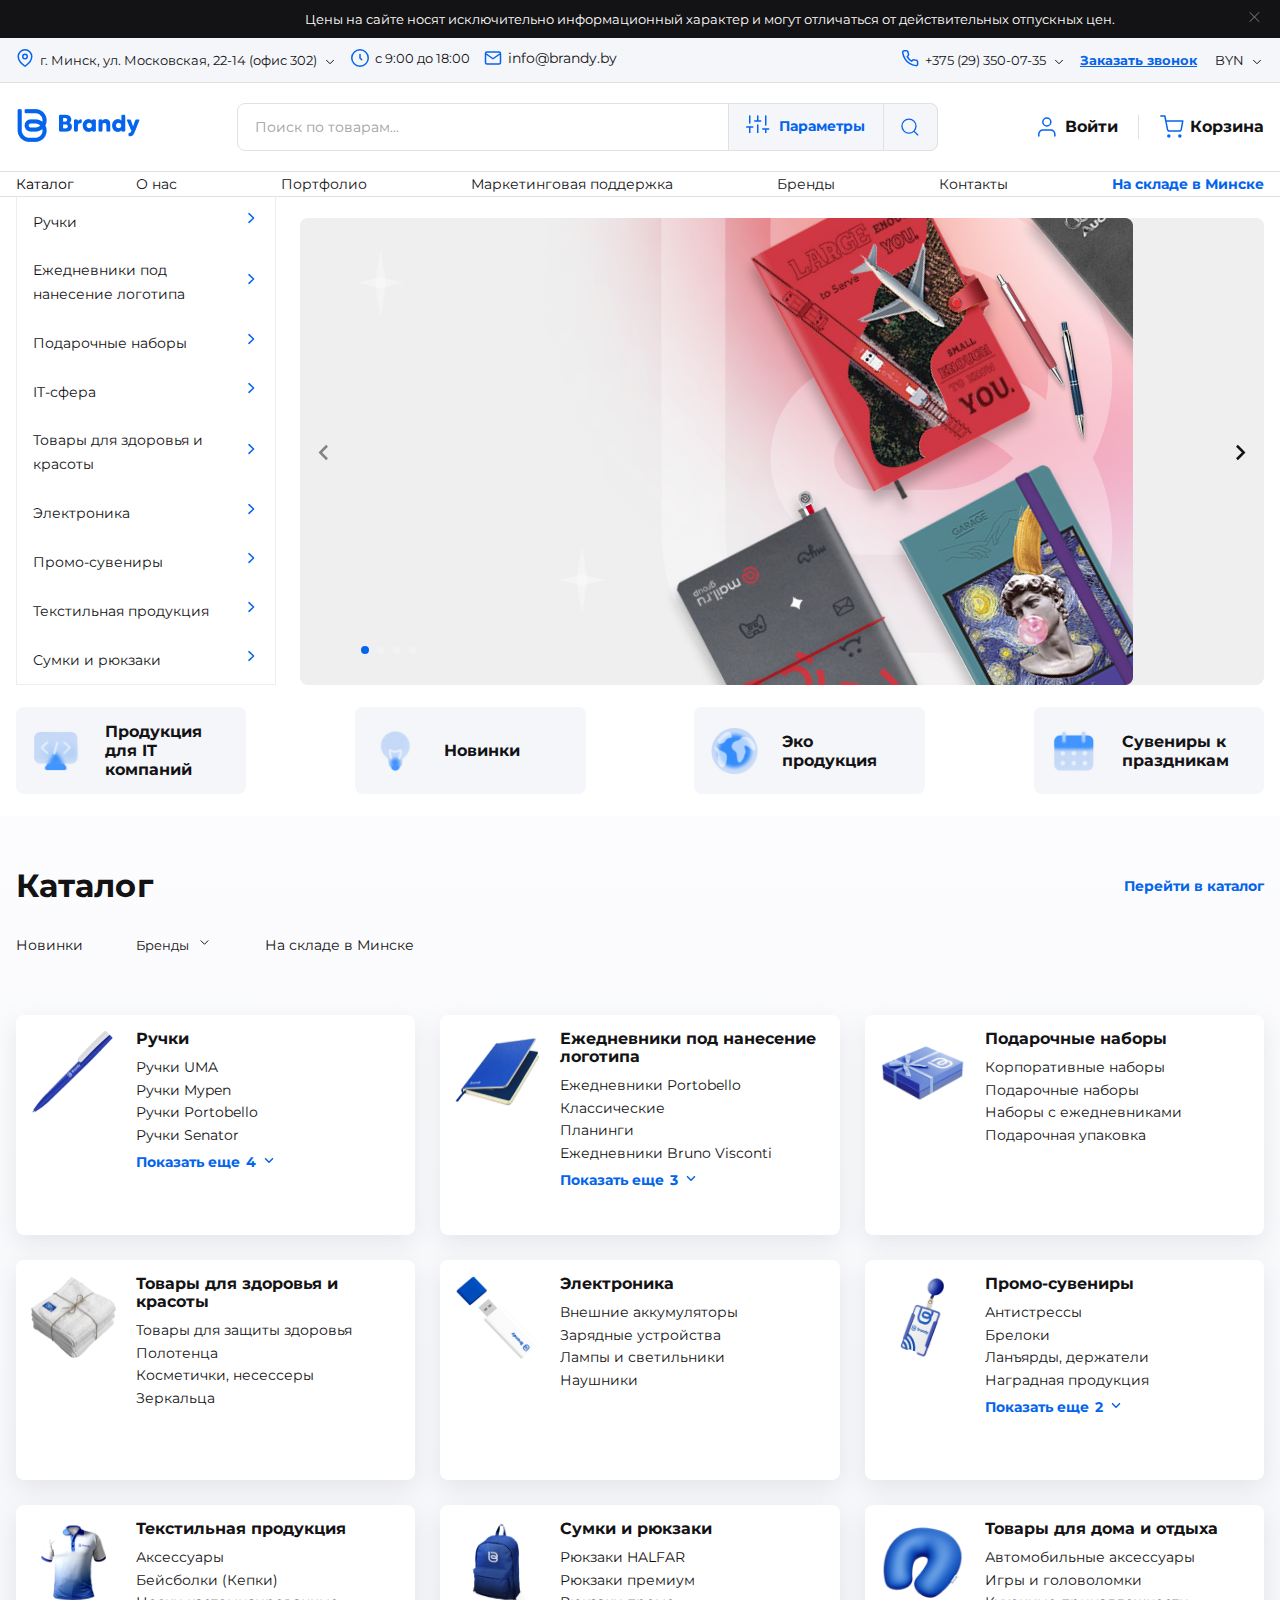
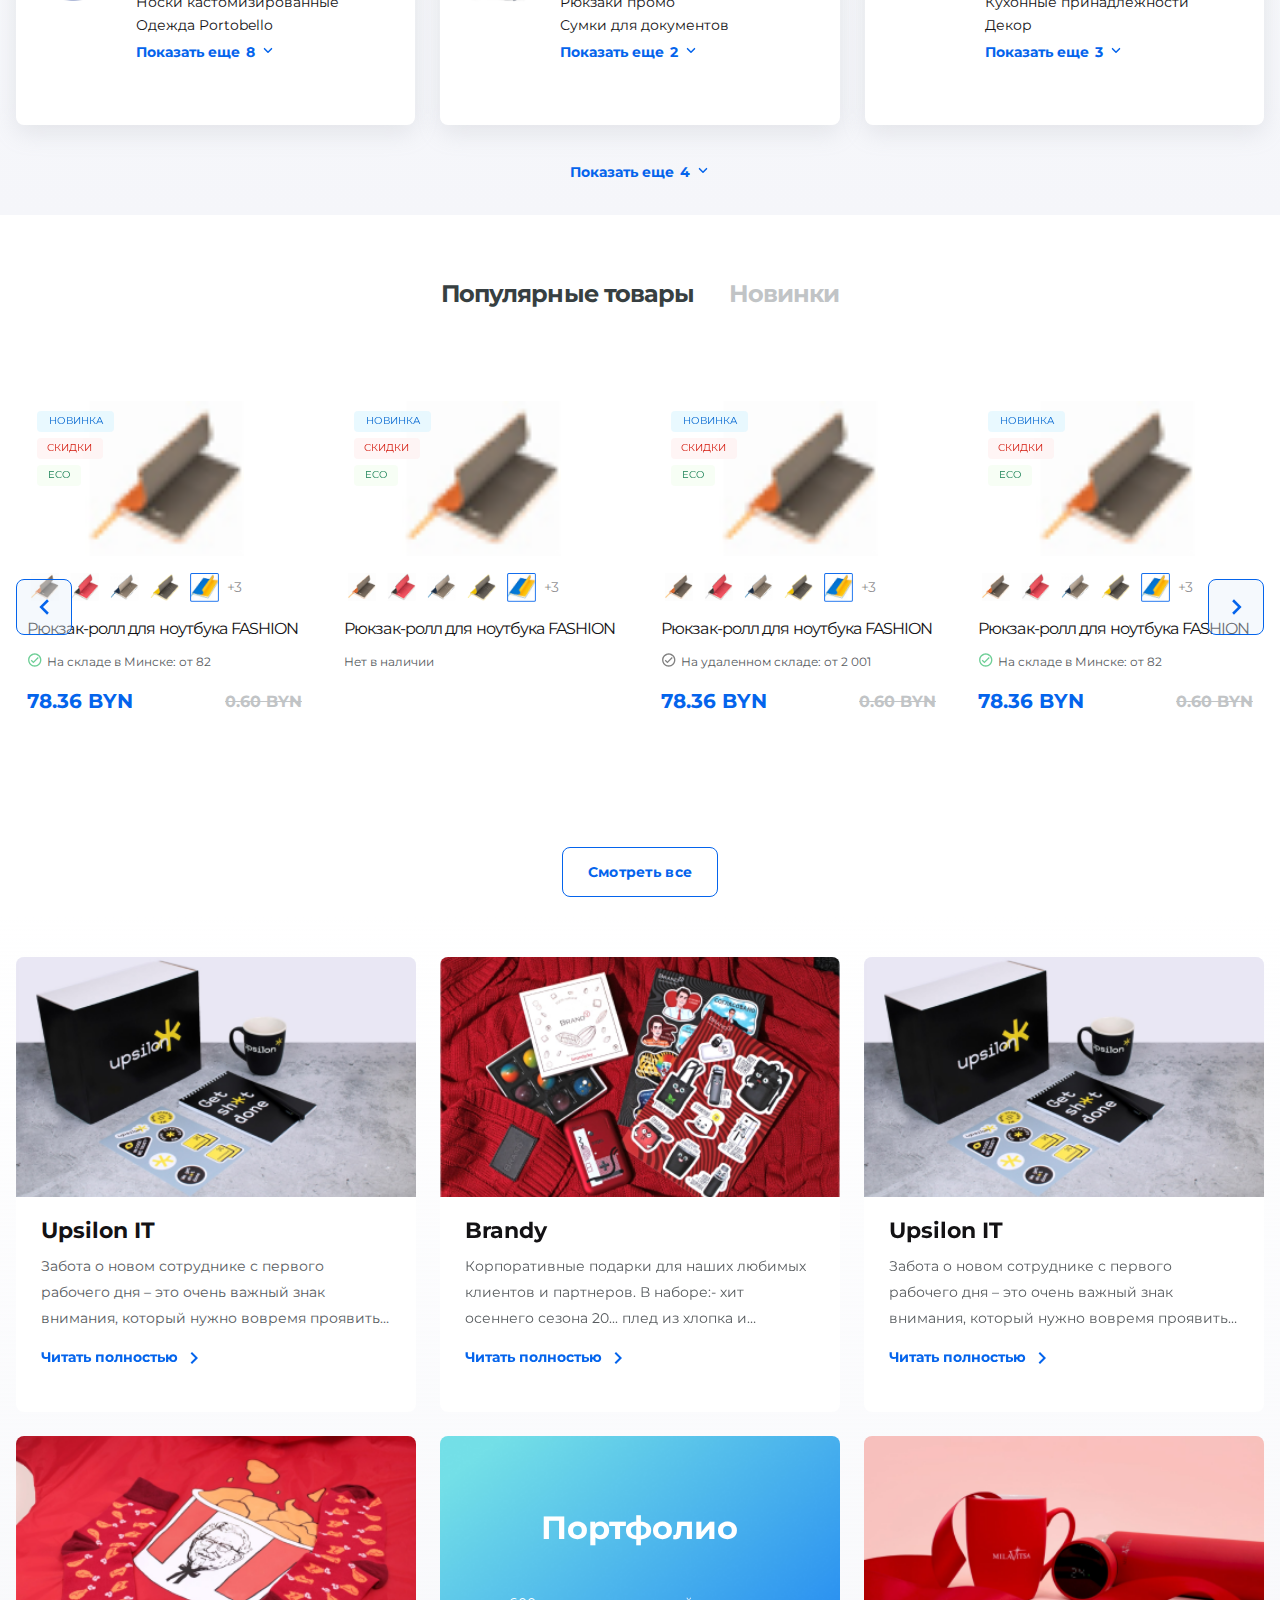
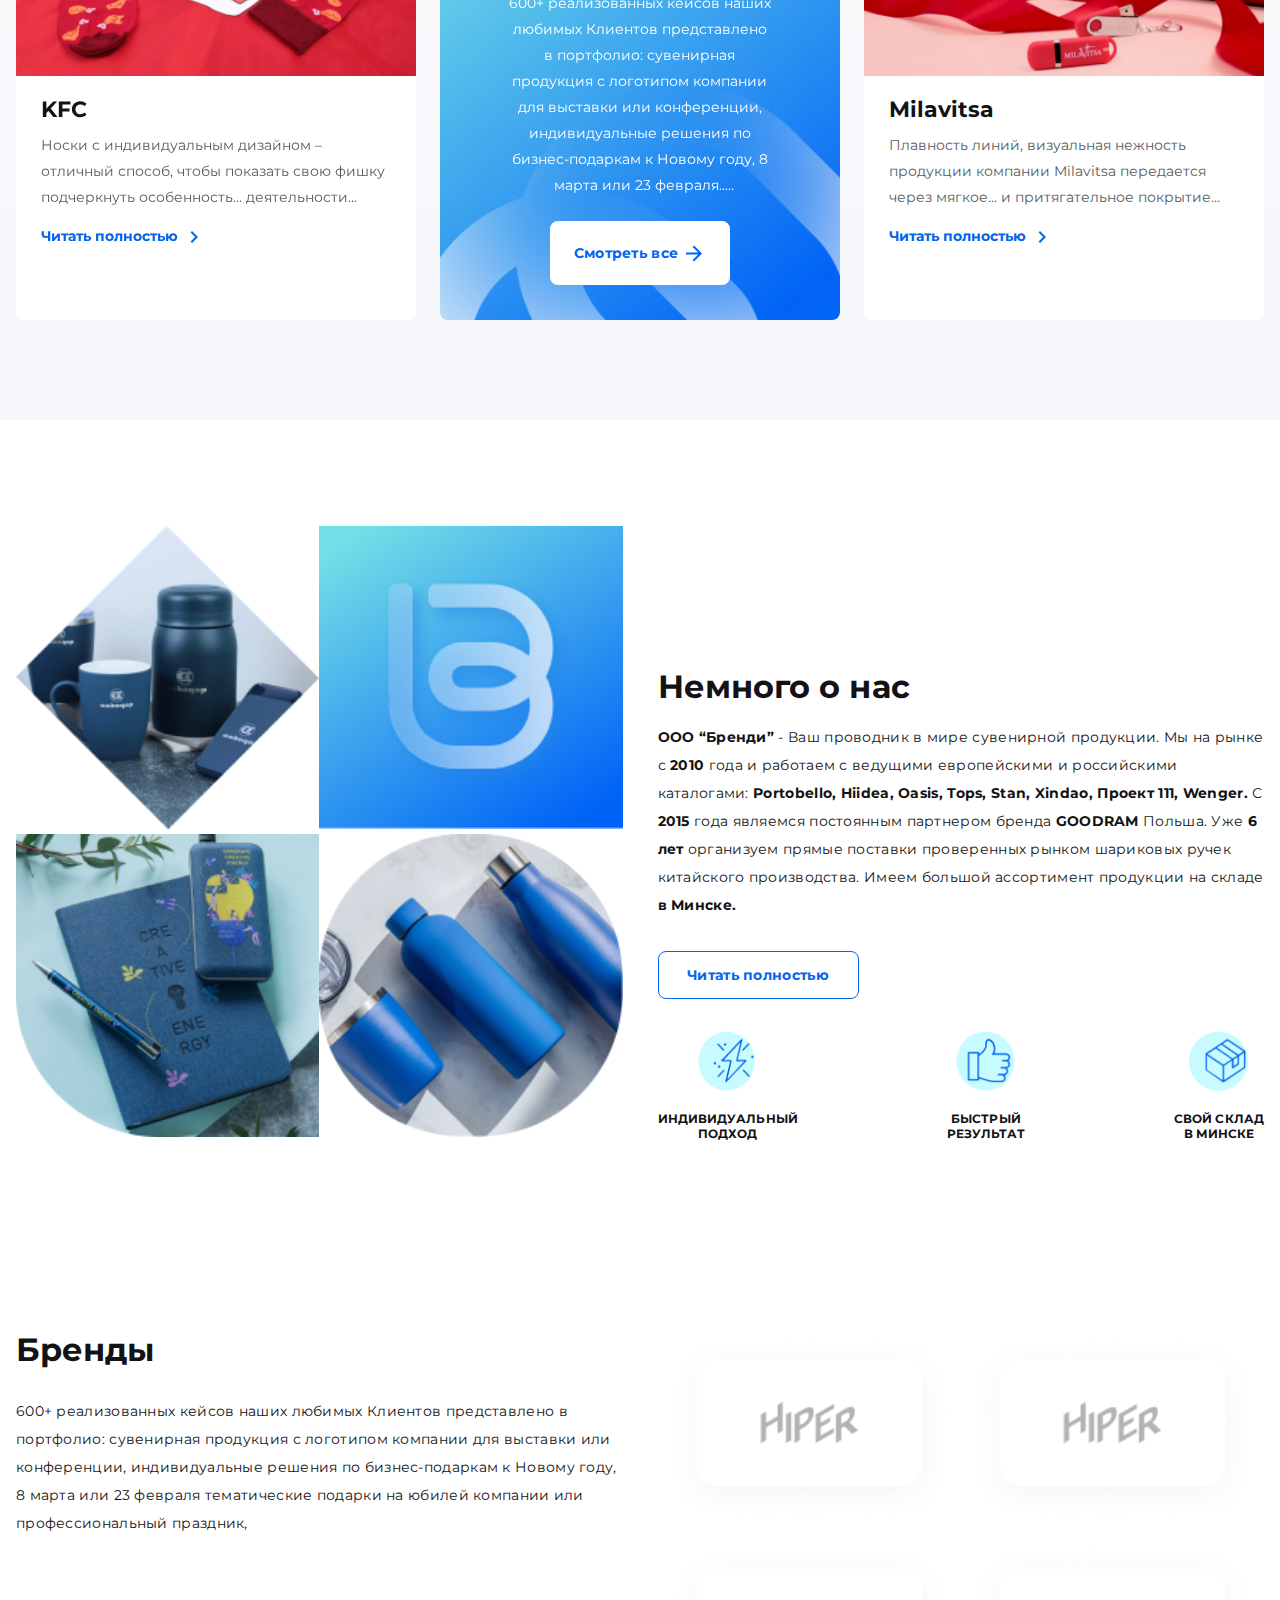
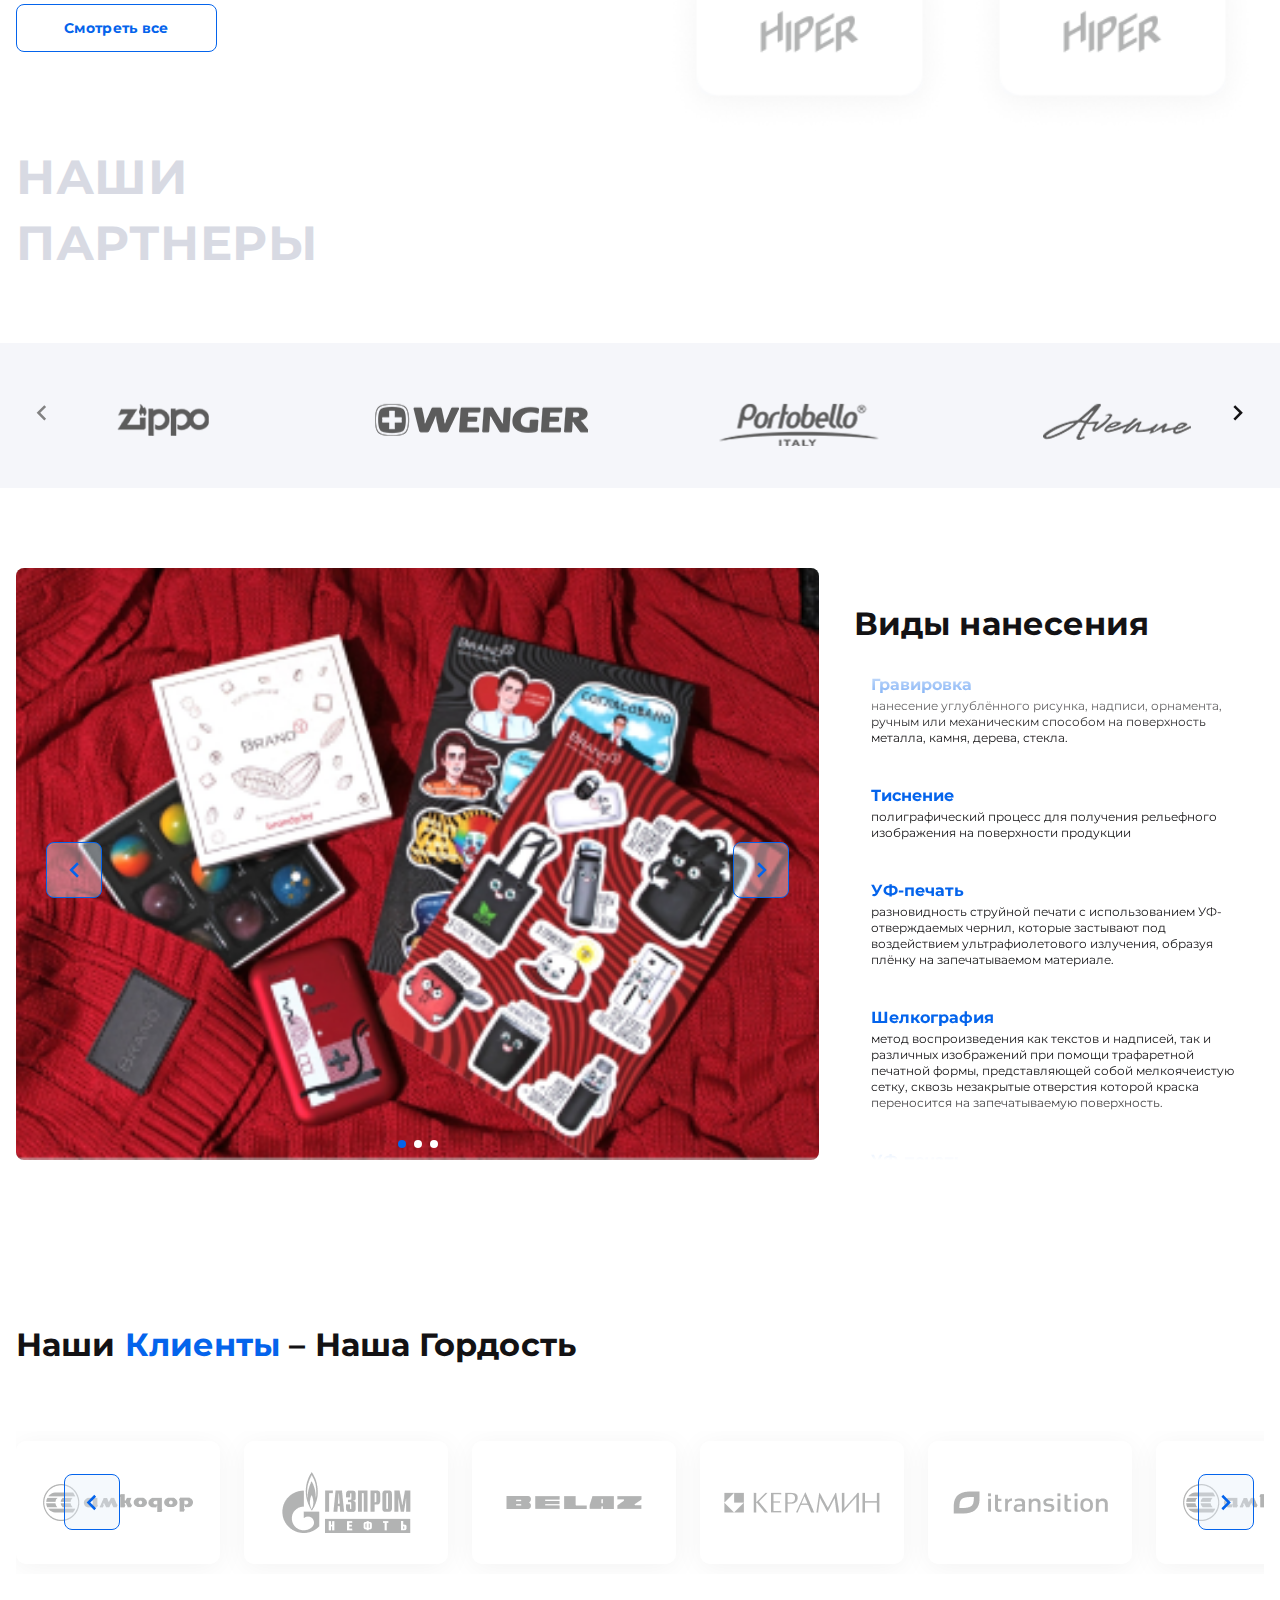
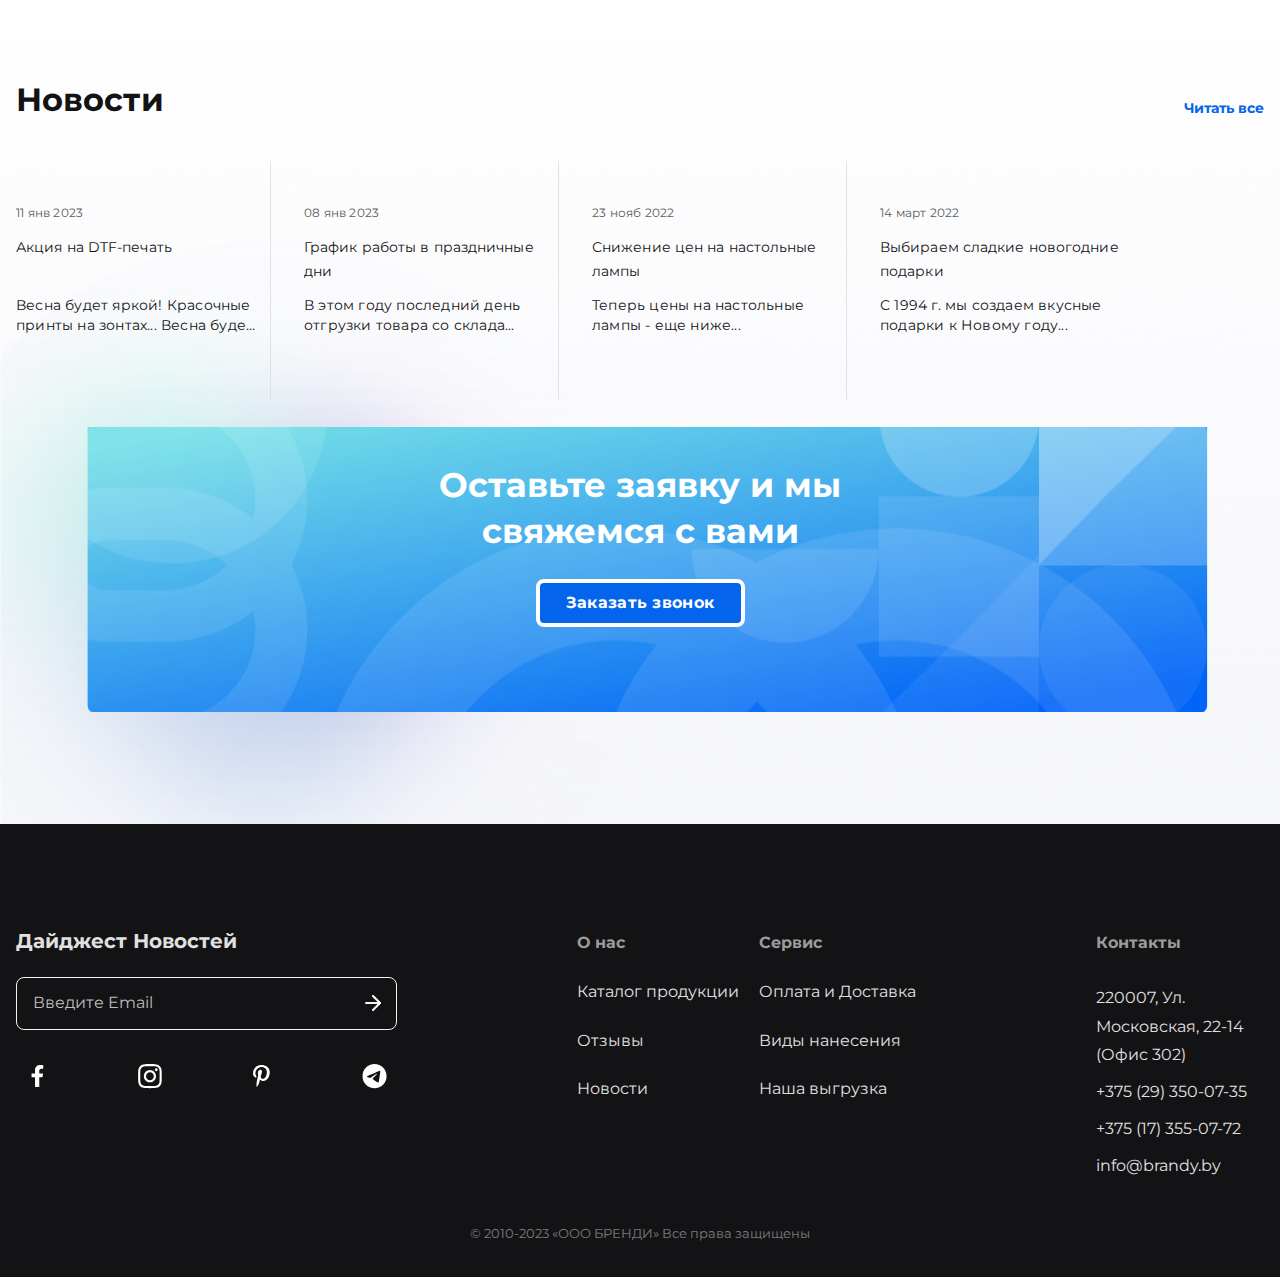
<file: index-old.html>
<!DOCTYPE html>
<html lang="en">
<head>
    <meta charset="UTF-8">
    <meta name="viewport" content="width=device-width, initial-scale=1.0">
    <link rel="stylesheet" href="./src/assets/styles/main-page.css">
    <title>Главная</title>
</head>
<body>
    <div class="overlay"></div>
    <div class="modal-contact">
        <div class="modal-head">
            <span class="modal-close">
                <svg xmlns="http://www.w3.org/2000/svg" width="24" height="24" viewBox="0 0 24 24" fill="none">
                    <path d="M21 20.5L3 2.5M21.0001 2.5L3 20.5001" stroke="#0464EC" stroke-width="1.5" stroke-linecap="round" stroke-linejoin="round"/>
                  </svg>
            </span>
        </div>
        <div class="modal-body">
            <div class="text">
                <h3>Просто напишите ваш телефон, мы перезвоним</h3>
                <p>Наш менеджер перезвонит вам в ближайшее время</p>
            </div>

            <form>
                <input type="tel" class="modal-contact-tel">
                <button type="submit">Заказать звонок</button>
                <p>Нажимая на кнопку «Отправить», я даю согласие на обработку персональных данных, как это описано в <a href="#">«Соглашении об использовании сайта»</a></p>
            </form>
        </div>

    </div>
    <div class="attention">
        <div class="content">
            <p>Цены на сайте носят исключительно информационный характер и могут отличаться от действительных отпускных цен.</p>
            <span class="attention-close">
                <svg xmlns="http://www.w3.org/2000/svg" width="19" height="18" viewBox="0 0 19 18" fill="none">
                    <path d="M13.918 4.5L4.91797 13.5M4.91797 4.5L13.918 13.5" stroke="#828282" stroke-linecap="round" stroke-linejoin="round"/>
                </svg>
            </span>
        </div>
    </div>
    <header class="header">
        <div class="header-pc">
            <div class="contacts-row">
                <div class="content">
                    <div class="contacts-row-col">
                        <div class="select-wrap">
                            <div class="select header-location">
                                <p data-current="0">г. Минск, ул. Московская, 22-14 (офис 302)</p>
                            </div>
                            <ul class="select-list">
                                <li data-value="0">г. Минск, ул. Московская, 22-14 (офис 302)</li>
                                <li data-value="1">г. Минск, ул. Тростенецкая, д. 5/16</li>
                            </ul>
                        </div>
                        <p class="time">с 9:00 до 18:00</p>
                        <a href="mailto:info@brandy.by" class="mail">info@brandy.by</a>
                    </div>
                    <div class="contacts-row-col">
                        <div class="select-wrap">
                            <div class="select header-phones">
                                <p data-current="0">+375 (29) 350-07-35</p>
                            </div>
                            <ul class="select-list">
                                <li data-value="0">+375 (29) 350-07-35</li>
                                <li data-value="1">+375 (17) 355-07-72</li>
                            </ul>
                        </div>
                        <a class="callme" href="#">Заказать звонок</a>
                        <div class="select-wrap">
                            <div class="select header-lang">
                                <p data-current="0">BYN</p>
                            </div>
                            <ul class="select-list">
                                <li data-value="0">BYN</li>
                                <li data-value="1">RUB</li>
                            </ul>
                        </div>
                    </div>
                </div>
            </div>
            <div class="main-row">
                <div class="content">
                    <a href="/" class="logo">
                        <img src="./src/assets/images/logo.png" alt="logo">
                    </a>
                    <div class="search-wrapper">
                        <div class="input-wrapper">
                            <input class="search-input" type="text" placeholder="Поиск по товарам...">
                            <div class="search-btns">
                                <button type="button" class="params">
                                    Параметры
                                </button>
                                <button type="submit" class="search-btn">
                                    <svg xmlns="http://www.w3.org/2000/svg" width="25" height="24" viewBox="0 0 25 24" fill="none">
                                        <path d="M21.33 21L16.98 16.65M19.33 11C19.33 15.4183 15.7482 19 11.33 19C6.91168 19 3.32996 15.4183 3.32996 11C3.32996 6.58172 6.91168 3 11.33 3C15.7482 3 19.33 6.58172 19.33 11Z" stroke="#0464EC" stroke-width="1.5" stroke-linecap="round" stroke-linejoin="round"/>
                                    </svg>
                                </button>
                            </div>
                        </div>
                        <div class="params-panel">
                            <div class="select-wrap">
                                <div class="select color-select">
                                    <p data-current="0">Цвет</p>
                                </div>
                                <ul class="select-list">
                                    <li data-value="1">Черный</li>
                                    <li data-value="2">Красный</li>
                                </ul>
                            </div>
                            <input type="text" placeholder="Цена, от">
                            <input type="text" placeholder="Цена, до">
                        </div>
                        <ul class="results">
                            <li>
                                <img src="./src/assets/images/main-page/card-bg.png" alt="product-img">
                                <p>Ежедневник Portobello Trend, Sky, недатированный...</p>
                            </li>
                            <li>
                                <img src="./src/assets/images/main-page/card-bg.png" alt="product-img">
                                <p>Ежедневник Portobello Trend, Sky, недатированный...</p>
                            </li>
                            <li>
                                <img src="./src/assets/images/main-page/card-bg.png" alt="product-img">
                                <p>Ежедневник Portobello Trend, Sky, недатированный...</p>
                            </li>
                        </ul>
                    </div>
                    <div class="links">
                        <a  href="#">
                            <svg xmlns="http://www.w3.org/2000/svg" width="25" height="24" viewBox="0 0 25 24" fill="none">
                                <path d="M20.83 21V19C20.83 17.9391 20.4085 16.9217 19.6584 16.1716C18.9082 15.4214 17.8908 15 16.83 15H8.82996C7.76909 15 6.75167 15.4214 6.00153 16.1716C5.25138 16.9217 4.82996 17.9391 4.82996 19V21" stroke="#0464EC" stroke-width="1.5" stroke-linecap="round" stroke-linejoin="round"/>
                                <path d="M12.83 11C15.0391 11 16.83 9.20914 16.83 7C16.83 4.79086 15.0391 3 12.83 3C10.6208 3 8.82996 4.79086 8.82996 7C8.82996 9.20914 10.6208 11 12.83 11Z" stroke="#0464EC" stroke-width="1.5" stroke-linecap="round" stroke-linejoin="round"/>
                              </svg>
                              Войти
                        </a>
                        <a href="#">
                            <svg xmlns="http://www.w3.org/2000/svg" width="25" height="24" viewBox="0 0 25 24" fill="none">
                                <g clip-path="url(#clip0_539_4193)">
                                  <path d="M1.82996 1H5.82996L8.50996 14.39C8.6014 14.8504 8.85186 15.264 9.2175 15.5583C9.58314 15.8526 10.0407 16.009 10.51 16H20.23C20.6993 16.009 21.1568 15.8526 21.5224 15.5583C21.888 15.264 22.1385 14.8504 22.23 14.39L23.83 6H6.82996M10.83 21C10.83 21.5523 10.3822 22 9.82996 22C9.27767 22 8.82996 21.5523 8.82996 21C8.82996 20.4477 9.27767 20 9.82996 20C10.3822 20 10.83 20.4477 10.83 21ZM21.83 21C21.83 21.5523 21.3822 22 20.83 22C20.2777 22 19.83 21.5523 19.83 21C19.83 20.4477 20.2777 20 20.83 20C21.3822 20 21.83 20.4477 21.83 21Z" stroke="#0464EC" stroke-width="1.5" stroke-linecap="round" stroke-linejoin="round"/>
                                </g>
                                <defs>
                                  <clipPath id="clip0_539_4193">
                                    <rect width="24" height="24" fill="white" transform="translate(0.829956)"/>
                                  </clipPath>
                                </defs>
                              </svg>
                              Корзина
                        </a>
                    </div>
                </div>
            </div>
            <div class="navigation-block">
                <div class="content">
                    <nav class="navigation">
                        <span class="catalog">Каталог</span>
                        <ul>
                            <li><a href="#">О нас</a></li>
                            <li><a href="#">Портфолио</a></li>
                            <li><a href="#">Маркетинговая поддержка</a></li>
                            <li><a href="#">Бренды</a></li>
                            <li><a href="#">Контакты</a></li>
                            <li><a href="#">На складе в Минске</a></li>
                        </ul>
                    </nav>
                </div>
            </div>
        </div>
        <div class="header-mobile">
            <div class="content">
                <div class="header-mobile-wrap">
                    <span class="burger-btn">
                        <svg xmlns="http://www.w3.org/2000/svg" width="25" height="24" viewBox="0 0 25 24" fill="none">
                            <g clip-path="url(#clip0_947_8898)">
                              <line x1="5.97003" y1="6.25" x2="19.5191" y2="6.25" stroke="#0464EC" stroke-width="1.5" stroke-linecap="round"/>
                              <line x1="5.96997" y1="11.25" x2="19.519" y2="11.25" stroke="#0464EC" stroke-width="1.5" stroke-linecap="round"/>
                              <line x1="5.96997" y1="16.25" x2="19.519" y2="16.25" stroke="#0464EC" stroke-width="1.5" stroke-linecap="round"/>
                            </g>
                            <defs>
                              <clipPath id="clip0_947_8898">
                                <rect width="24" height="24" fill="white" transform="translate(0.744568)"/>
                              </clipPath>
                            </defs>
                          </svg>
                    </span>
                    <a href="tel:+37500000000">
                        <svg width="43" height="42" viewBox="0 0 43 42" fill="none" xmlns="http://www.w3.org/2000/svg">
                            <path opacity="0.4" d="M0.372559 21C0.372559 32.598 9.77458 42 21.3726 42C32.9705 42 42.3726 32.598 42.3726 21C42.3726 9.40202 32.9705 0 21.3726 0C9.77458 0 0.372559 9.40202 0.372559 21Z" fill="#FF4C00"/>
                            <path d="M21.3726 36.3736C12.882 36.3736 5.99896 29.4906 5.99896 21C5.99896 12.5094 12.882 5.6264 21.3726 5.6264C29.8632 5.6264 36.7462 12.5094 36.7462 21C36.7462 29.4906 29.8632 36.3736 21.3726 36.3736Z" fill="#FF4C00" stroke="#FF4C00" stroke-width="1.2528"/>
                            <path d="M28.9761 24.8776V27.1276C28.977 27.3364 28.9342 27.5432 28.8505 27.7346C28.7668 27.926 28.6441 28.0978 28.4902 28.239C28.3363 28.3802 28.1546 28.4877 27.9567 28.5546C27.7588 28.6215 27.5492 28.6464 27.3411 28.6276C25.0333 28.3768 22.8164 27.5882 20.8686 26.3251C19.0565 25.1736 17.5201 23.6372 16.3686 21.8251C15.1011 19.8685 14.3123 17.6408 14.0661 15.3226C14.0474 15.1152 14.0721 14.9061 14.1385 14.7088C14.205 14.5114 14.3118 14.3301 14.4522 14.1763C14.5926 14.0225 14.7635 13.8996 14.954 13.8155C15.1445 13.7313 15.3504 13.6878 15.5586 13.6876H17.8086C18.1726 13.684 18.5255 13.8129 18.8015 14.0502C19.0774 14.2876 19.2577 14.6172 19.3086 14.9776C19.4036 15.6976 19.5797 16.4046 19.8336 17.0851C19.9346 17.3535 19.9564 17.6453 19.8966 17.9257C19.8368 18.2062 19.6978 18.4637 19.4961 18.6676L18.5436 19.6201C19.6113 21.4977 21.166 23.0524 23.0436 24.1201L23.9961 23.1676C24.2001 22.9659 24.4575 22.827 24.738 22.7671C25.0185 22.7073 25.3102 22.7292 25.5786 22.8301C26.2591 23.084 26.9661 23.2601 27.6861 23.3551C28.0505 23.4065 28.3832 23.59 28.621 23.8707C28.8589 24.1514 28.9853 24.5098 28.9761 24.8776Z" stroke="white" stroke-width="1.5" stroke-linecap="round" stroke-linejoin="round"/>
                            </svg>

                    </a>
                    <a href="/" class="logo">
                        <img src="./src/assets/images/logo.png" alt="logo" width="91" height="24">
                    </a>
                    <a href="#">
                        <svg xmlns="http://www.w3.org/2000/svg" width="24" height="24" viewBox="0 0 24 24" fill="none">
                            <path d="M20 21V19C20 17.9391 19.5786 16.9217 18.8284 16.1716C18.0783 15.4214 17.0609 15 16 15H8C6.93913 15 5.92172 15.4214 5.17157 16.1716C4.42143 16.9217 4 17.9391 4 19V21" stroke="#0464EC" stroke-width="1.5" stroke-linecap="round" stroke-linejoin="round"/>
                            <path d="M12 11C14.2091 11 16 9.20914 16 7C16 4.79086 14.2091 3 12 3C9.79086 3 8 4.79086 8 7C8 9.20914 9.79086 11 12 11Z" stroke="#0464EC" stroke-width="1.5" stroke-linecap="round" stroke-linejoin="round"/>
                          </svg>
                    </a>
                    <a href="#">
                        <svg xmlns="http://www.w3.org/2000/svg" width="25" height="25" viewBox="0 0 25 25" fill="none">
                            <g clip-path="url(#clip0_947_8909)">
                              <path d="M1.47681 1.25H5.47681L8.15681 14.64C8.24825 15.1004 8.49872 15.514 8.86435 15.8083C9.22999 16.1026 9.6875 16.259 10.1568 16.25H19.8768C20.3461 16.259 20.8036 16.1026 21.1693 15.8083C21.5349 15.514 21.7854 15.1004 21.8768 14.64L23.4768 6.25H6.47681M10.4768 21.25C10.4768 21.8023 10.0291 22.25 9.47681 22.25C8.92452 22.25 8.47681 21.8023 8.47681 21.25C8.47681 20.6977 8.92452 20.25 9.47681 20.25C10.0291 20.25 10.4768 20.6977 10.4768 21.25ZM21.4768 21.25C21.4768 21.8023 21.0291 22.25 20.4768 22.25C19.9245 22.25 19.4768 21.8023 19.4768 21.25C19.4768 20.6977 19.9245 20.25 20.4768 20.25C21.0291 20.25 21.4768 20.6977 21.4768 21.25Z" stroke="#0464EC" stroke-width="1.5" stroke-linecap="round" stroke-linejoin="round"/>
                            </g>
                            <defs>
                              <clipPath id="clip0_947_8909">
                                <rect width="24" height="24" fill="white" transform="translate(0.476807 0.25)"/>
                              </clipPath>
                            </defs>
                          </svg>
                          <span class="cart-counter">45</span>
                    </a>
                </div>
                <div class="mobile-menu">
                    <div class="mobile-head">
                        <span class="burger-close-btn">
                            <svg xmlns="http://www.w3.org/2000/svg" width="25" height="24" viewBox="0 0 25 24" fill="none">
                                <g clip-path="url(#clip0_917_5080)">
                                  <path d="M5.24463 19.5L12.7447 12M12.7447 12L20.2446 4.5M12.7447 12L5.24463 4.5M12.7447 12L20.2446 19.5" stroke="#0464EC" stroke-width="1.5" stroke-linecap="round" stroke-linejoin="round"/>
                                </g>
                                <defs>
                                  <clipPath id="clip0_917_5080">
                                    <rect width="24" height="24" fill="white" transform="translate(0.744629)"/>
                                  </clipPath>
                                </defs>
                              </svg>
                        </span>
                        <a href="tel:+37500000000">
                            <svg width="43" height="42" viewBox="0 0 43 42" fill="none" xmlns="http://www.w3.org/2000/svg">
                                <path opacity="0.4" d="M0.372559 21C0.372559 32.598 9.77458 42 21.3726 42C32.9705 42 42.3726 32.598 42.3726 21C42.3726 9.40202 32.9705 0 21.3726 0C9.77458 0 0.372559 9.40202 0.372559 21Z" fill="#FF4C00"/>
                                <path d="M21.3726 36.3736C12.882 36.3736 5.99896 29.4906 5.99896 21C5.99896 12.5094 12.882 5.6264 21.3726 5.6264C29.8632 5.6264 36.7462 12.5094 36.7462 21C36.7462 29.4906 29.8632 36.3736 21.3726 36.3736Z" fill="#FF4C00" stroke="#FF4C00" stroke-width="1.2528"/>
                                <path d="M28.9761 24.8776V27.1276C28.977 27.3364 28.9342 27.5432 28.8505 27.7346C28.7668 27.926 28.6441 28.0978 28.4902 28.239C28.3363 28.3802 28.1546 28.4877 27.9567 28.5546C27.7588 28.6215 27.5492 28.6464 27.3411 28.6276C25.0333 28.3768 22.8164 27.5882 20.8686 26.3251C19.0565 25.1736 17.5201 23.6372 16.3686 21.8251C15.1011 19.8685 14.3123 17.6408 14.0661 15.3226C14.0474 15.1152 14.0721 14.9061 14.1385 14.7088C14.205 14.5114 14.3118 14.3301 14.4522 14.1763C14.5926 14.0225 14.7635 13.8996 14.954 13.8155C15.1445 13.7313 15.3504 13.6878 15.5586 13.6876H17.8086C18.1726 13.684 18.5255 13.8129 18.8015 14.0502C19.0774 14.2876 19.2577 14.6172 19.3086 14.9776C19.4036 15.6976 19.5797 16.4046 19.8336 17.0851C19.9346 17.3535 19.9564 17.6453 19.8966 17.9257C19.8368 18.2062 19.6978 18.4637 19.4961 18.6676L18.5436 19.6201C19.6113 21.4977 21.166 23.0524 23.0436 24.1201L23.9961 23.1676C24.2001 22.9659 24.4575 22.827 24.738 22.7671C25.0185 22.7073 25.3102 22.7292 25.5786 22.8301C26.2591 23.084 26.9661 23.2601 27.6861 23.3551C28.0505 23.4065 28.3832 23.59 28.621 23.8707C28.8589 24.1514 28.9853 24.5098 28.9761 24.8776Z" stroke="white" stroke-width="1.5" stroke-linecap="round" stroke-linejoin="round"/>
                                </svg>

                        </a>
                        <a href="/" class="logo">
                            <img src="./src/assets/images/logo.png" alt="logo" width="91" height="24">
                        </a>
                        <a href="#">
                            <svg xmlns="http://www.w3.org/2000/svg" width="24" height="24" viewBox="0 0 24 24" fill="none">
                                <path d="M20 21V19C20 17.9391 19.5786 16.9217 18.8284 16.1716C18.0783 15.4214 17.0609 15 16 15H8C6.93913 15 5.92172 15.4214 5.17157 16.1716C4.42143 16.9217 4 17.9391 4 19V21" stroke="#0464EC" stroke-width="1.5" stroke-linecap="round" stroke-linejoin="round"/>
                                <path d="M12 11C14.2091 11 16 9.20914 16 7C16 4.79086 14.2091 3 12 3C9.79086 3 8 4.79086 8 7C8 9.20914 9.79086 11 12 11Z" stroke="#0464EC" stroke-width="1.5" stroke-linecap="round" stroke-linejoin="round"/>
                              </svg>
                        </a>
                        <a href="#">
                            <svg xmlns="http://www.w3.org/2000/svg" width="25" height="25" viewBox="0 0 25 25" fill="none">
                                <g clip-path="url(#clip0_947_8909)">
                                  <path d="M1.47681 1.25H5.47681L8.15681 14.64C8.24825 15.1004 8.49872 15.514 8.86435 15.8083C9.22999 16.1026 9.6875 16.259 10.1568 16.25H19.8768C20.3461 16.259 20.8036 16.1026 21.1693 15.8083C21.5349 15.514 21.7854 15.1004 21.8768 14.64L23.4768 6.25H6.47681M10.4768 21.25C10.4768 21.8023 10.0291 22.25 9.47681 22.25C8.92452 22.25 8.47681 21.8023 8.47681 21.25C8.47681 20.6977 8.92452 20.25 9.47681 20.25C10.0291 20.25 10.4768 20.6977 10.4768 21.25ZM21.4768 21.25C21.4768 21.8023 21.0291 22.25 20.4768 22.25C19.9245 22.25 19.4768 21.8023 19.4768 21.25C19.4768 20.6977 19.9245 20.25 20.4768 20.25C21.0291 20.25 21.4768 20.6977 21.4768 21.25Z" stroke="#0464EC" stroke-width="1.5" stroke-linecap="round" stroke-linejoin="round"/>
                                </g>
                                <defs>
                                  <clipPath id="clip0_947_8909">
                                    <rect width="24" height="24" fill="white" transform="translate(0.476807 0.25)"/>
                                  </clipPath>
                                </defs>
                              </svg>
                              <span class="cart-counter">45</span>
                        </a>
                    </div>
                    <div class="mobile-body-inner">
                        <ul class="mobile-body">
                            <li>
                                <a class="dropdown" href="#">Каталог</a>
                                <ul class="dropdown-list">
                                    <li class="dropright">
                                        <a href="#">Ручки</a>
                                        <div class="dropright-screen ">
                                            <p class="back">Назад</p>
                                            <ul>
                                                <li><a href="#">Ручки Mypen</a></li>
                                                <li><a href="#">Ручки Mypen</a></li>
                                                <li><a href="#">Ручки Mypen</a></li>
                                                <li><a href="#">Ручки Mypen</a></li>
                                                <li><a href="#">Ручки Mypen</a></li>
                                                <li><a href="#">Ручки Mypen</a></li>
                                                <li><a href="#">Ручки Mypen</a></li>
                                                <li><a href="#">Ручки Mypen</a></li>
                                                <li><a href="#">Ручки Mypen</a></li>
                                                <li><a href="#">Ручки Mypen</a></li>
                                            </ul>
                                        </div>
                                    </li>
                                    <li class="dropright">
                                         <a href="#">Ежедневники под нанесение логотипа</a>
                                         <div class="dropright-screen ">
                                            <p class="back">Назад</p>
                                            <ul>
                                                <li><a href="#">Ежедневники под нанесение логотипа</a></li>
                                                <li><a href="#">Ежедневники под нанесение логотипа</a></li>
                                                <li><a href="#">Ежедневники под нанесение логотипа</a></li>
                                                <li><a href="#">Ежедневники под нанесение логотипа</a></li>
                                                <li><a href="#">Ежедневники под нанесение логотипа</a></li>
                                                <li><a href="#">Ежедневники под нанесение логотипа</a></li>
                                                <li><a href="#">Ежедневники под нанесение логотипа</a></li>
                                                <li><a href="#">Ежедневники под нанесение логотипа</a></li>
                                                <li><a href="#">Ежедневники под нанесение логотипа</a></li>
                                                <li><a href="#">Ежедневники под нанесение логотипа</a></li>
                                            </ul>
                                        </div>
                                        </li>
                                    <li class="dropright">
                                        <a href="#">Подарочные наборы</a>
                                        <div class="dropright-screen ">
                                            <p class="back">Назад</p>
                                            <ul>
                                                <li><a href="#">Подарочные наборы</a></li>
                                            <li><a href="#">Подарочные наборы</a></li>
                                            <li><a href="#">Подарочные наборы</a></li>
                                            <li><a href="#">Подарочные наборы</a></li>
                                            <li><a href="#">Подарочные наборы</a></li>
                                            </ul>
                                        </div>
                                    </li>
                                    <li class="dropright">
                                         <a href="#">IT-сфера</a>
                                         <div class="dropright-screen ">
                                            <p class="back">Назад</p>
                                            <ul>
                                                <li><a href="#">IT-сфера</a></li>
                                                <li><a href="#">IT-сфера</a></li>
                                                <li><a href="#">IT-сфера</a></li>
                                            </ul>
                                        </div>

                                    </li>
                                    <li class="dropright"> <a href="#">Товары для здоровья и красоты</a></li>
                                    <li class="dropright"> <a href="#">Электроника</a></li>
                                    <li class="dropright"> <a href="#">Промо-сувениры</a></li>
                                    <li class="dropright"> <a href="#">Текстильная продукция</a></li>
                                    <li class="dropright"> <a href="#">Сумки и рюкзаки</a></li>
                                    <li class="dropright"> <a href="#">Сумки и рюкзаки</a></li>
                                </ul>
                            </li>
                            <li><a href="#">О нас</a></li>
                            <li><a href="#">Портфолио</a></li>
                            <li><a href="#">Маркетинговая поддержка</a></li>
                            <li><a href="#">Бренды</a></li>
                            <li><a href="#">Контакты</a></li>
                            <li><a href="#">На складе в Минске</a></li>
                        </ul>
                        <div class="mobile-contacts">
                            <span>Заказать звонок</span>
                            <div class="select-wrap lang-wrap">
                                <div class="select header-lang">
                                    <p data-current="0">BYN</p>
                                </div>
                                <ul class="select-list">
                                    <li data-value="0">BYN</li>
                                    <li data-value="1">RUB</li>
                                </ul>
                            </div>
                            <div class="select-wrap">
                                <div class="select header-location">
                                    <p data-current="0">г. Минск, ул. Московская, 22-14 (офис 302)</p>
                                </div>
                                <ul class="select-list">
                                    <li data-value="0">г. Минск, ул. Московская, 22-14 (офис 302)</li>
                                    <li data-value="1">г. Минск, ул. Тростенецкая, д. 5/16</li>
                                </ul>
                            </div>
                            <p class="time">с 9:00 до 18:00</p>
                            <a href="mailto:info@brandy.by" class="mail">info@brandy.by</a>
                        </div>
                    </div>
                </div>
            </div>
        </div>
    </header>
    <main>
        <div class="head-block">
            <div class="content">
                <div class="head-block-row">
                    <div class="catalog-wrapper">
                        <ul class="catalog-menu">
                        <li class="dropright">Ручки
                            <div class="catalog-submenu">
                                <img src="./src/assets/images/main-page/1_pen_brandy 1.png" alt="category-image" width="85" height="85">
                                <ul>
                                    <li><a href="#">Ручки UMA</a></li>
                                    <li><a href="#">Ручки Mypen</a></li>
                                    <li><a href="#">Ручки Portobello</a></li>
                                    <li><a href="#">Ручки Senator</a></li>
                                    <li><a href="#">Ручки Senator</a></li>
                                    <li><a href="#">Ручки Senator</a></li>
                                </ul>
                            </div>
                        </li>
                        <li class="dropright">Ежедневники под
                            нанесение логотипа

                            <div class="catalog-submenu">
                                <img src="./src/assets/images/main-page/1_pen_brandy 1.png" alt="category-image" width="85" height="85">
                                <ul>
                                    <li><a href="#">Ежедневники под
                                        нанесение логотипа</a></li>
                                    <li><a href="#">Ежедневники под
                            нанесение логотипа Mypen</a></li>
                                    <li><a href="#">Ежедневники под
                            нанесение логотипа Portobello</a></li>
                                    <li><a href="#">Ежедневники под
                            нанесение логотипа Senator</a></li>
                                    <li><a href="#">Ежедневники под
                            нанесение логотипа Senator</a></li>
                                    <li><a href="#">Ежедневники под
                            нанесение логотипа Senator</a></li>
                                    <li><a href="#">Ежедневники под
                                        нанесение логотипа</a></li>
                                    <li><a href="#">Ежедневники под
                            нанесение логотипа Mypen</a></li>
                                    <li><a href="#">Ежедневники под
                            нанесение логотипа Portobello</a></li>
                                    <li><a href="#">Ежедневники под
                            нанесение логотипа Senator</a></li>
                                    <li><a href="#">Ежедневники под
                            нанесение логотипа Senator</a></li>
                                    <li><a href="#">Ежедневники под
                            нанесение логотипа Senator</a></li>
                                </ul>
                            </div>
                        </li>
                        <li class="dropright">Подарочные наборы</li>
                        <li class="dropright">IT-сфера</li>
                        <li class="dropright">Товары для
                            здоровья и красоты</li>
                        <li class="dropright">Электроника</li>
                        <li class="dropright">Промо-сувениры</li>
                        <li class="dropright">Текстильная продукция</li>
                        <li class="dropright">Сумки и рюкзаки</li>
                        <li class="dropright">Ручки</li>
                        <li class="dropright">Ежедневники под
                            нанесение логотипа</li>
                        <li class="dropright">Подарочные наборы</li>
                    </ul>
                    </div>

                    <div class="catalog-promo">
                        <div class="swiper promo-swiper">
                            <div class="swiper-wrapper">
                              <div class="swiper-slide">
                                <picture>
                                    <source media="(max-width:1024px)" srcset="./src/assets/images/main-page/Hero.png">
                                    <source media="(min-width:1024px)" srcset="./src/assets/images/main-page/banner.png">
                                    <img src="./src/assets/images/main-page/banner.png" alt="slide-img" style="width:auto;">
                                </picture>
                                <div class="slide-content">
                                    <p>Ежедневники</p>
                                    <h2>Portobello Trend</h2>
                                    <p>Яркие, оригинальные, стильные</p>
                                    <a class="blue-btn" href="#">Заказать</a>
                                </div>
                              </div>
                              <div class="swiper-slide">
                                <picture>
                                    <source media="(max-width:1024px)" srcset="./src/assets/images/main-page/Hero.png">
                                    <source media="(min-width:1024px)" srcset="./src/assets/images/main-page/banner.png">
                                    <img src="./src/assets/images/main-page/banner.png" alt="slide-img" style="width:auto;">
                                </picture>
                                <div class="slide-content">
                                    <p>Ежедневники</p>
                                    <h2>Portobello Trend 2</h2>
                                    <p>Яркие, оригинальные, стильные</p>
                                    <a class="blue-btn" href="#">Заказать</a>
                                </div>
                              </div>
                              <div class="swiper-slide">
                                <picture>
                                    <source media="(max-width:1024px)" srcset="./src/assets/images/main-page/Hero.png">
                                    <source media="(min-width:1024px)" srcset="./src/assets/images/main-page/banner.png">
                                    <img src="./src/assets/images/main-page/banner.png" alt="slide-img" style="width:auto;">
                                </picture>
                                <div class="slide-content">
                                    <p>Ежедневники</p>
                                    <h2>Portobello Trend 2</h2>
                                    <p>Яркие, оригинальные, стильные</p>
                                    <a class="blue-btn" href="#">Заказать</a>
                                </div>
                              </div>
                              <div class="swiper-slide">
                                <picture>
                                    <source media="(max-width:1024px)" srcset="./src/assets/images/main-page/Hero.png">
                                    <source media="(min-width:1024px)" srcset="./src/assets/images/main-page/banner.png">
                                    <img src="./src/assets/images/main-page/banner.png" alt="slide-img" style="width:auto;">
                                </picture>
                                <div class="slide-content">
                                    <p>Ежедневники</p>
                                    <h2>Portobello Trend 3</h2>
                                    <p>Яркие, оригинальные, стильные</p>
                                    <a class="blue-btn" href="#">Заказать</a>
                                </div>
                              </div>
                            </div>
                            <div class="swiper-pagination"></div>
                            <div class="swiper-button-prev"></div>
                            <div class="swiper-button-next"></div>
                          </div>
                    </div>
                </div>
                <div class="category-links">
                    <a href="#">
                        <img src="./src/assets/images/main-page/1.png" alt="category-image" width="48" height="48">
                        <p>Продукция для IT компаний</p>
                    </a>
                    <a href="#">
                        <img src="./src/assets/images/main-page/2.png" alt="category-image" width="48" height="48">
                        <p>Новинки</p>
                    </a>
                    <a href="#">
                        <img src="./src/assets/images/main-page/3.png" alt="category-image" width="48" height="48">
                        <p>Эко продукция</p>
                    </a>
                    <a href="#">
                        <img src="./src/assets/images/main-page/4.png" alt="category-image" width="48" height="48">
                        <p>Сувениры к праздникам</p>
                    </a>
                </div>
            </div>
        </div>
        <div class="catalog-block">
            <div class="content">
                <div class="catalog-head">
                    <h2>Каталог</h2>
                    <a href="#">Перейти в каталог</a>
                </div>
                <div class="catalog-head-mobile">
                    <h2>Каталог</h2>
                    <div class="sort">
                        <span class="active">Все</span>
                        <span>Новинки</span>
                        <span>Бренды</span>
                        <span>Товары со скидкой </span>
                        <span>На складе в Минске</span>
                    </div>
                    <a href="#">Перейти в каталог</a>
                </div>
                <div class="sort">
                    <span>Новинки</span>
                    <div class="select-wrap">
                        <div class="select ">
                            <p data-current="0">Бренды</p>
                        </div>
                        <ul class="select-list">
                            <li data-value="1">Бренды 1</li>
                            <li data-value="2">Бренды 2</li>
                        </ul>
                    </div>
                    <span>На складе в Минске</span>
                </div>
                <ul class="catalog-category">
                    <li class="catalog-item">
                        <div class="category-card-wrapper">
                            <div class="category-card">
                                <img src="./src/assets/images/main-page/1_pen_brandy 1.png" alt="category-image" width="85" height="85">
                                <div class="card-content">
                                    <p class="card-title">Ручки</p>
                                    <ul class="category-items">
                                        <li><a href="#">Ручки UMA</a></li>
                                        <li><a href="#">Ручки Mypen</a></li>
                                        <li><a href="#">Ручки Portobello</a></li>
                                        <li><a href="#">Ручки Senator</a></li>
                                        <li><a href="#">Ручки UMA</a></li>
                                        <li><a href="#">Ручки Mypen</a></li>
                                        <li><a href="#">Ручки Portobello</a></li>
                                        <li><a href="#">Ручки Senator</a></li>

                                    </ul>
                                    <p class="show-hide-list"><span class="show-more">Показать еще</span> <span class="count">9</span></p>
                                </div>

                            </div>
                        </div>
                    </li>
                    <li class="catalog-item">
                        <div class="category-card-wrapper">
                            <div class="category-card">
                                <img src="./src/assets/images/main-page/2_book_brandy 1.png" alt="category-image" width="85" height="85">
                                <div class="card-content">
                                    <p class="card-title">Ежедневники под нанесение логотипа</p>
                                    <ul class="category-items">
                                        <li><a href="#">Ежедневники Portobello</a></li>
                                        <li><a href="#">Классические</a></li>
                                        <li><a href="#">Планинги</a></li>
                                        <li><a href="#">Ежедневники Bruno Visconti</a></li>
                                        <li><a href="#">Классические</a></li>
                                        <li><a href="#">Планинги</a></li>
                                        <li><a href="#">Ежедневники Bruno Visconti</a></li>
                                    </ul>
                                    <p class="show-hide-list"><span class="show-more">Показать еще</span> <span class="count">9</span></p>
                                </div>

                            </div>
                        </div>
                    </li>
                    <li class="catalog-item">
                        <div class="category-card-wrapper">
                            <div class="category-card">
                                <img src="./src/assets/images/main-page/3image.png" alt="category-image" width="85" height="85">
                                <div class="card-content">
                                    <p class="card-title">Подарочные наборы</p>
                                    <ul class="category-items">
                                        <li><a href="#">Корпоративные наборы</a></li>
                                        <li><a href="#">Подарочные наборы</a></li>
                                        <li><a href="#">Наборы с ежедневниками</a></li>
                                        <li><a href="#">Подарочная упаковка</a></li>
                                    </ul>
                                    <p class="show-hide-list"><span class="show-more">Показать еще</span> <span class="count">9</span></p>
                                </div>

                            </div>
                        </div>
                    </li>
                    <li class="catalog-item">
                        <div class="category-card-wrapper">
                            <div class="category-card">
                                <img src="./src/assets/images/main-page/4_book_brandy 1.png" alt="category-image" width="85" height="85">
                                <div class="card-content">
                                    <p class="card-title">Товары для здоровья и красоты</p>
                                    <ul class="category-items">
                                        <li><a href="#">Товары для защиты здоровья</a></li>
                                        <li><a href="#">Полотенца</a></li>
                                        <li><a href="#">Косметички, несессеры</a></li>
                                        <li><a href="#">Зеркальца</a></li>
                                    </ul>
                                    <p class="show-hide-list"><span class="show-more">Показать еще</span> <span class="count">9</span></p>
                                </div>

                            </div>
                        </div>
                    </li>
                    <li class="catalog-item">
                        <div class="category-card-wrapper">
                            <div class="category-card">
                                <img src="./src/assets/images/main-page/5.png" alt="category-image" width="85" height="85">
                                <div class="card-content">
                                    <p class="card-title">Электроника</p>
                                    <ul class="category-items">
                                        <li><a href="#">Внешние аккумуляторы</a></li>
                                        <li><a href="#">Зарядные устройства</a></li>
                                        <li><a href="#">Лампы и светильники</a></li>
                                        <li><a href="#">Наушники</a></li>
                                    </ul>
                                    <p class="show-hide-list"><span class="show-more">Показать еще</span> <span class="count">9</span></p>
                                </div>

                            </div>
                        </div>
                    </li>
                    <li class="catalog-item">
                        <div class="category-card-wrapper">
                            <div class="category-card">
                                <img src="./src/assets/images/main-page/6image.png" alt="category-image" width="85" height="85">
                                <div class="card-content">
                                    <p class="card-title">Промо-сувениры</p>
                                    <ul class="category-items">
                                        <li><a href="#">Антистрессы</a></li>
                                        <li><a href="#">Брелоки</a></li>
                                        <li><a href="#">Ланъярды, держатели</a></li>
                                        <li><a href="#">Наградная продукция</a></li>
                                        <li><a href="#">Ланъярды, держатели</a></li>
                                        <li><a href="#">Наградная продукция</a></li>
                                    </ul>
                                    <p class="show-hide-list"><span class="show-more">Показать еще</span> <span class="count">9</span></p>
                                </div>

                            </div>
                        </div>
                    </li>
                    <li class="catalog-item">
                        <div class="category-card-wrapper">
                            <div class="category-card">
                                <img src="./src/assets/images/main-page/7.png" alt="category-image" width="85" height="85">
                                <div class="card-content">
                                    <p class="card-title">Текстильная продукция</p>
                                    <ul class="category-items">
                                        <li><a href="#">Аксессуары</a></li>
                                        <li><a href="#">Бейсболки (Кепки)</a></li>
                                        <li><a href="#">Носки кастомизированные</a></li>
                                        <li><a href="#">Одежда Portobello</a></li>
                                        <li><a href="#">Аксессуары</a></li>
                                        <li><a href="#">Бейсболки (Кепки)</a></li>
                                        <li><a href="#">Носки кастомизированные</a></li>
                                        <li><a href="#">Одежда Portobello</a></li>
                                        <li><a href="#">Аксессуары</a></li>
                                        <li><a href="#">Бейсболки (Кепки)</a></li>
                                        <li><a href="#">Носки кастомизированные</a></li>
                                        <li><a href="#">Одежда Portobello</a></li>
                                    </ul>
                                    <p class="show-hide-list"><span class="show-more">Показать еще</span> <span class="count">9</span></p>
                                </div>

                            </div>
                        </div>
                    </li>
                    <li class="catalog-item">
                        <div class="category-card-wrapper">
                            <div class="category-card">
                                <img src="./src/assets/images/main-page/8.png" alt="category-image" width="85" height="85">
                                <div class="card-content">
                                    <p class="card-title">Сумки и рюкзаки</p>
                                    <ul class="category-items">
                                        <li><a href="#">Рюкзаки HALFAR</a></li>
                                        <li><a href="#">Рюкзаки премиум</a></li>
                                        <li><a href="#">Рюкзаки промо</a></li>
                                        <li><a href="#">Сумки для документов</a></li>
                                        <li><a href="#">Рюкзаки HALFAR</a></li>
                                        <li><a href="#">Рюкзаки премиум</a></li>
                                    </ul>
                                    <p class="show-hide-list"><span class="show-more">Показать еще</span> <span class="count">9</span></p>
                                </div>

                            </div>
                        </div>
                    </li>
                    <li class="catalog-item">
                        <div class="category-card-wrapper">
                            <div class="category-card">
                                <img src="./src/assets/images/main-page/9image.png" alt="category-image" width="85" height="85">
                                <div class="card-content">
                                    <p class="card-title">Товары для дома и отдыха</p>
                                    <ul class="category-items">
                                        <li><a href="#">Автомобильные аксессуары</a></li>
                                        <li><a href="#">Игры и головоломки</a></li>
                                        <li><a href="#">Кухонные принадлежности</a></li>
                                        <li><a href="#">Декор</a></li>
                                        <li><a href="#">Автомобильные аксессуары</a></li>
                                        <li><a href="#">Игры и головоломки</a></li>
                                        <li><a href="#">Кухонные принадлежности</a></li>
                                    </ul>
                                    <p class="show-hide-list"><span class="show-more">Показать еще</span> <span class="count">9</span></p>
                                </div>

                            </div>
                        </div>
                    </li>
                    <li class="catalog-item">
                        <div class="category-card-wrapper">
                            <div class="category-card">
                                <img src="./src/assets/images/main-page/1_pen_brandy 1.png" alt="category-image" width="85" height="85">
                                <div class="card-content">
                                    <p class="card-title">Ручки</p>
                                    <ul class="category-items">
                                        <li><a href="#">Ручки UMA</a></li>
                                        <li><a href="#">Ручки Mypen</a></li>
                                        <li><a href="#">Ручки Portobello</a></li>
                                        <li><a href="#">Ручки Senator</a></li>
                                        <li><a href="#">Ручки UMA</a></li>
                                        <li><a href="#">Ручки Mypen</a></li>
                                        <li><a href="#">Ручки Portobello</a></li>
                                        <li><a href="#">Ручки Senator</a></li>

                                    </ul>
                                    <p class="show-hide-list"><span class="show-more">Показать еще</span> <span class="count">9</span></p>
                                </div>

                            </div>
                        </div>
                    </li>
                    <li class="catalog-item">
                        <div class="category-card-wrapper">
                            <div class="category-card">
                                <img src="./src/assets/images/main-page/2_book_brandy 1.png" alt="category-image" width="85" height="85">
                                <div class="card-content">
                                    <p class="card-title">Ежедневники под нанесение логотипа</p>
                                    <ul class="category-items">
                                        <li><a href="#">Ежедневники Portobello</a></li>
                                        <li><a href="#">Классические</a></li>
                                        <li><a href="#">Планинги</a></li>
                                        <li><a href="#">Ежедневники Bruno Visconti</a></li>
                                        <li><a href="#">Классические</a></li>
                                        <li><a href="#">Планинги</a></li>
                                        <li><a href="#">Ежедневники Bruno Visconti</a></li>
                                    </ul>
                                    <p class="show-hide-list"><span class="show-more">Показать еще</span> <span class="count">9</span></p>
                                </div>

                            </div>
                        </div>
                    </li>
                    <li class="catalog-item">
                        <div class="category-card-wrapper">
                            <div class="category-card">
                                <img src="./src/assets/images/main-page/3image.png" alt="category-image" width="85" height="85">
                                <div class="card-content">
                                    <p class="card-title">Подарочные наборы</p>
                                    <ul class="category-items">
                                        <li><a href="#">Корпоративные наборы</a></li>
                                        <li><a href="#">Подарочные наборы</a></li>
                                        <li><a href="#">Наборы с ежедневниками</a></li>
                                        <li><a href="#">Подарочная упаковка</a></li>
                                    </ul>
                                    <p class="show-hide-list"><span class="show-more">Показать еще</span> <span class="count">9</span></p>
                                </div>

                            </div>
                        </div>
                    </li>
                    <li class="catalog-item">
                        <div class="category-card-wrapper">
                            <div class="category-card">
                                <img src="./src/assets/images/main-page/4_book_brandy 1.png" alt="category-image" width="85" height="85">
                                <div class="card-content">
                                    <p class="card-title">Товары для здоровья и красоты</p>
                                    <ul class="category-items">
                                        <li><a href="#">Товары для защиты здоровья</a></li>
                                        <li><a href="#">Полотенца</a></li>
                                        <li><a href="#">Косметички, несессеры</a></li>
                                        <li><a href="#">Зеркальца</a></li>
                                    </ul>
                                    <p class="show-hide-list"><span class="show-more">Показать еще</span> <span class="count">9</span></p>
                                </div>

                            </div>
                        </div>
                    </li>
                </ul>
                <p class="show-more-btn"><span class="show-more">Показать еще</span> <span class="count">9</span></p>
            </div>
        </div>
        <div class="product-tabs-inner">
            <div class="content">
                <ul class="tabs-panel">
                    <li data-num="0" class="active">Популярные товары</li>
                    <li data-num="1">Новинки</li>
                </ul>
                <div class="tab-container">
                    <div data-num="0" class="tab-content active">
                        <div class="swiper-container">
                            <div class="products-btn-prev">
                                <svg xmlns="http://www.w3.org/2000/svg" width="31" height="32" viewBox="0 0 31 32" fill="none">
                                    <g clip-path="url(#clip0_934_6390)">
                                      <path d="M19.84 21.8418L14.0109 16L19.84 10.1582L18.0455 8.36365L10.4091 16L18.0455 23.6364L19.84 21.8418Z" fill="#0464EC"/>
                                    </g>
                                    <defs>
                                      <clipPath id="clip0_934_6390">
                                        <rect width="30.5455" height="30.5455" fill="white" transform="translate(0.227295 0.727295)"/>
                                      </clipPath>
                                    </defs>
                                  </svg>
                            </div>
                            <div class="swiper products-tab-swiper">
                                <div class="swiper-wrapper">
                                    <div class="swiper-slide">
                                        <div class="product-card-inner">
                                            <div class="product-card">
                                                <div class="gallery">
                                                    <div class="images">
                                                        <img class="active" src="./src/assets/images/main-page/product/bg (1).png" alt="gallery-image">
                                                        <img src="./src/assets/images/main-page/product/bg (2).png" alt="gallery-image">
                                                        <img src="./src/assets/images/main-page/product/bg (3).png" alt="gallery-image">
                                                        <img src="./src/assets/images/main-page/product/bg (4).png" alt="gallery-image">
                                                        <img src="./src/assets/images/main-page/product/bg.png" alt="gallery-image">
                                                        <img src="./src/assets/images/main-page/product/card-bg.png" alt="gallery-image">
                                                        <img  src="./src/assets/images/main-page/product/bg (1).png" alt="gallery-image">
                                                        <img src="./src/assets/images/main-page/product/bg (2).png" alt="gallery-image">
                                                        <div class="labels">
                                                            <span class="new-label">Новинка</span>
                                                            <span class="on-sale">Скидки</span>
                                                            <span class="eco">ECO</span>
                                                        </div>
                                                    </div>
                                                    <div class="thumbs-inner">
                                                        <ul class="thumbs">
                                                            <li><img class="mini-img" src="./src/assets/images/main-page/product/bg (1).png" alt="gallery-image"></li>
                                                            <li><img class="mini-img" src="./src/assets/images/main-page/product/bg (2).png" alt="gallery-image"></li>
                                                            <li><img class="mini-img" src="./src/assets/images/main-page/product/bg (3).png" alt="gallery-image"></li>
                                                            <li><img class="mini-img" src="./src/assets/images/main-page/product/bg (4).png" alt="gallery-image"></li>
                                                            <li><img class="mini-img" src="./src/assets/images/main-page/product/bg.png" alt="gallery-image"></li>
                                                            <li><img class="mini-img" src="./src/assets/images/main-page/product/card-bg.png" alt="gallery-image"></li>
                                                            <li><img class="mini-img" src="./src/assets/images/main-page/product/bg (1).png" alt="gallery-image"></li>
                                                            <li><img class="mini-img" src="./src/assets/images/main-page/product/bg (2).png" alt="gallery-image"></li>
                                                        </ul>
                                                        <p class="thumb-count">+ <span></span></p>
                                                    </div>

                                                </div>
                                                <p class="card-title">Рюкзак-ролл для ноутбука FASHION</p>
                                                <span class="stock instock">
                                                      На складе в Минске: от 82
                                                </span>
                                                <div class="price">
                                                    <p class="actual-price">78.36 BYN</p>
                                                    <span class="discount">0.60 BYN</span>
                                                </div>
                                                <a class="hidden-btn" href="#">Посмотреть</a>
                                            </div>
                                        </div>
                                    </div>
                                    <div class="swiper-slide">
                                        <div class="product-card-inner">
                                            <div class="product-card">
                                                <div class="gallery">
                                                    <div class="images">
                                                        <img class="active" src="./src/assets/images/main-page/product/bg (1).png" alt="gallery-image">
                                                        <img src="./src/assets/images/main-page/product/bg (2).png" alt="gallery-image">
                                                        <img src="./src/assets/images/main-page/product/bg (3).png" alt="gallery-image">
                                                        <img src="./src/assets/images/main-page/product/bg (4).png" alt="gallery-image">
                                                        <img src="./src/assets/images/main-page/product/bg.png" alt="gallery-image">
                                                        <img src="./src/assets/images/main-page/product/card-bg.png" alt="gallery-image">
                                                        <img  src="./src/assets/images/main-page/product/bg (1).png" alt="gallery-image">
                                                        <img src="./src/assets/images/main-page/product/bg (2).png" alt="gallery-image">
                                                        <div class="labels">
                                                            <span class="new-label">Новинка</span>
                                                            <span class="on-sale">Скидки</span>
                                                            <span class="eco">ECO</span>
                                                        </div>
                                                    </div>
                                                    <div class="thumbs-inner">
                                                        <ul class="thumbs">
                                                            <li><img class="mini-img" src="./src/assets/images/main-page/product/bg (1).png" alt="gallery-image"></li>
                                                            <li><img class="mini-img" src="./src/assets/images/main-page/product/bg (2).png" alt="gallery-image"></li>
                                                            <li><img class="mini-img" src="./src/assets/images/main-page/product/bg (3).png" alt="gallery-image"></li>
                                                            <li><img class="mini-img" src="./src/assets/images/main-page/product/bg (4).png" alt="gallery-image"></li>
                                                            <li><img class="mini-img" src="./src/assets/images/main-page/product/bg.png" alt="gallery-image"></li>
                                                            <li><img class="mini-img" src="./src/assets/images/main-page/product/card-bg.png" alt="gallery-image"></li>
                                                            <li><img class="mini-img" src="./src/assets/images/main-page/product/bg (1).png" alt="gallery-image"></li>
                                                            <li><img class="mini-img" src="./src/assets/images/main-page/product/bg (2).png" alt="gallery-image"></li>
                                                        </ul>
                                                        <p class="thumb-count">+ <span></span></p>
                                                    </div>

                                                </div>
                                                <p class="card-title">Рюкзак-ролл для ноутбука FASHION</p>
                                                <span class="stock not-in-stock">
                                                    Нет в наличии
                                                </span>
                                                <!-- <div class="price">
                                                    <p class="actual-price">78.36 BYN</p>
                                                    <span class="discount">0.60 BYN</span>
                                                </div>
                                                <a class="hidden-btn" href="#">Посмотреть</a> -->
                                            </div>
                                        </div>
                                    </div>
                                    <div class="swiper-slide">
                                        <div class="product-card-inner">
                                            <div class="product-card">
                                                <div class="gallery">
                                                    <div class="images">
                                                        <img class="active" src="./src/assets/images/main-page/product/bg (1).png" alt="gallery-image">
                                                        <img src="./src/assets/images/main-page/product/bg (2).png" alt="gallery-image">
                                                        <img src="./src/assets/images/main-page/product/bg (3).png" alt="gallery-image">
                                                        <img src="./src/assets/images/main-page/product/bg (4).png" alt="gallery-image">
                                                        <img src="./src/assets/images/main-page/product/bg.png" alt="gallery-image">
                                                        <img src="./src/assets/images/main-page/product/card-bg.png" alt="gallery-image">
                                                        <img  src="./src/assets/images/main-page/product/bg (1).png" alt="gallery-image">
                                                        <img src="./src/assets/images/main-page/product/bg (2).png" alt="gallery-image">
                                                        <div class="labels">
                                                            <span class="new-label">Новинка</span>
                                                            <span class="on-sale">Скидки</span>
                                                            <span class="eco">ECO</span>
                                                        </div>
                                                    </div>
                                                    <div class="thumbs-inner">
                                                        <ul class="thumbs">
                                                            <li><img class="mini-img" src="./src/assets/images/main-page/product/bg (1).png" alt="gallery-image"></li>
                                                            <li><img class="mini-img" src="./src/assets/images/main-page/product/bg (2).png" alt="gallery-image"></li>
                                                            <li><img class="mini-img" src="./src/assets/images/main-page/product/bg (3).png" alt="gallery-image"></li>
                                                            <li><img class="mini-img" src="./src/assets/images/main-page/product/bg (4).png" alt="gallery-image"></li>
                                                            <li><img class="mini-img" src="./src/assets/images/main-page/product/bg.png" alt="gallery-image"></li>
                                                            <li><img class="mini-img" src="./src/assets/images/main-page/product/card-bg.png" alt="gallery-image"></li>
                                                            <li><img class="mini-img" src="./src/assets/images/main-page/product/bg (1).png" alt="gallery-image"></li>
                                                            <li><img class="mini-img" src="./src/assets/images/main-page/product/bg (2).png" alt="gallery-image"></li>
                                                        </ul>
                                                        <p class="thumb-count">+ <span></span></p>
                                                    </div>

                                                </div>
                                                <p class="card-title">Рюкзак-ролл для ноутбука FASHION</p>
                                                <span class="stock remote">
                                                    На удаленном складе: от 2 001
                                                </span>
                                                <div class="price">
                                                    <p class="actual-price">78.36 BYN</p>
                                                    <span class="discount">0.60 BYN</span>
                                                </div>
                                                <a class="hidden-btn" href="#">Посмотреть</a>
                                            </div>
                                        </div>
                                    </div>
                                    <div class="swiper-slide">
                                        <div class="product-card-inner">
                                            <div class="product-card">
                                                <div class="gallery">
                                                    <div class="images">
                                                        <img class="active" src="./src/assets/images/main-page/product/bg (1).png" alt="gallery-image">
                                                        <img src="./src/assets/images/main-page/product/bg (2).png" alt="gallery-image">
                                                        <img src="./src/assets/images/main-page/product/bg (3).png" alt="gallery-image">
                                                        <img src="./src/assets/images/main-page/product/bg (4).png" alt="gallery-image">
                                                        <img src="./src/assets/images/main-page/product/bg.png" alt="gallery-image">
                                                        <img src="./src/assets/images/main-page/product/card-bg.png" alt="gallery-image">
                                                        <img  src="./src/assets/images/main-page/product/bg (1).png" alt="gallery-image">
                                                        <img src="./src/assets/images/main-page/product/bg (2).png" alt="gallery-image">
                                                        <div class="labels">
                                                            <span class="new-label">Новинка</span>
                                                            <span class="on-sale">Скидки</span>
                                                            <span class="eco">ECO</span>
                                                        </div>
                                                    </div>
                                                    <div class="thumbs-inner">
                                                        <ul class="thumbs">
                                                            <li><img class="mini-img" src="./src/assets/images/main-page/product/bg (1).png" alt="gallery-image"></li>
                                                            <li><img class="mini-img" src="./src/assets/images/main-page/product/bg (2).png" alt="gallery-image"></li>
                                                            <li><img class="mini-img" src="./src/assets/images/main-page/product/bg (3).png" alt="gallery-image"></li>
                                                            <li><img class="mini-img" src="./src/assets/images/main-page/product/bg (4).png" alt="gallery-image"></li>
                                                            <li><img class="mini-img" src="./src/assets/images/main-page/product/bg.png" alt="gallery-image"></li>
                                                            <li><img class="mini-img" src="./src/assets/images/main-page/product/card-bg.png" alt="gallery-image"></li>
                                                            <li><img class="mini-img" src="./src/assets/images/main-page/product/bg (1).png" alt="gallery-image"></li>
                                                            <li><img class="mini-img" src="./src/assets/images/main-page/product/bg (2).png" alt="gallery-image"></li>
                                                        </ul>
                                                        <p class="thumb-count">+ <span></span></p>
                                                    </div>

                                                </div>
                                                <p class="card-title">Рюкзак-ролл для ноутбука FASHION</p>
                                                <span class="stock instock">
                                                      На складе в Минске: от 82
                                                </span>
                                                <div class="price">
                                                    <p class="actual-price">78.36 BYN</p>
                                                    <span class="discount">0.60 BYN</span>
                                                </div>
                                                <a class="hidden-btn" href="#">Посмотреть</a>
                                            </div>
                                        </div>
                                    </div>
                                    <div class="swiper-slide">
                                        <div class="product-card-inner">
                                            <div class="product-card">
                                                <div class="gallery">
                                                    <div class="images">
                                                        <img class="active" src="./src/assets/images/main-page/product/bg (1).png" alt="gallery-image">
                                                        <img src="./src/assets/images/main-page/product/bg (2).png" alt="gallery-image">
                                                        <img src="./src/assets/images/main-page/product/bg (3).png" alt="gallery-image">
                                                        <img src="./src/assets/images/main-page/product/bg (4).png" alt="gallery-image">
                                                        <img src="./src/assets/images/main-page/product/bg.png" alt="gallery-image">
                                                        <img src="./src/assets/images/main-page/product/card-bg.png" alt="gallery-image">
                                                        <img  src="./src/assets/images/main-page/product/bg (1).png" alt="gallery-image">
                                                        <img src="./src/assets/images/main-page/product/bg (2).png" alt="gallery-image">
                                                        <div class="labels">
                                                            <span class="new-label">Новинка</span>
                                                            <span class="on-sale">Скидки</span>
                                                            <span class="eco">ECO</span>
                                                        </div>
                                                    </div>
                                                    <div class="thumbs-inner">
                                                        <ul class="thumbs">
                                                            <li><img class="mini-img" src="./src/assets/images/main-page/product/bg (1).png" alt="gallery-image"></li>
                                                            <li><img class="mini-img" src="./src/assets/images/main-page/product/bg (2).png" alt="gallery-image"></li>
                                                            <li><img class="mini-img" src="./src/assets/images/main-page/product/bg (3).png" alt="gallery-image"></li>
                                                            <li><img class="mini-img" src="./src/assets/images/main-page/product/bg (4).png" alt="gallery-image"></li>
                                                            <li><img class="mini-img" src="./src/assets/images/main-page/product/bg.png" alt="gallery-image"></li>
                                                            <li><img class="mini-img" src="./src/assets/images/main-page/product/card-bg.png" alt="gallery-image"></li>
                                                            <li><img class="mini-img" src="./src/assets/images/main-page/product/bg (1).png" alt="gallery-image"></li>
                                                            <li><img class="mini-img" src="./src/assets/images/main-page/product/bg (2).png" alt="gallery-image"></li>
                                                        </ul>
                                                        <p class="thumb-count">+ <span></span></p>
                                                    </div>

                                                </div>
                                                <p class="card-title">Рюкзак-ролл для ноутбука FASHION</p>
                                                <span class="stock not-in-stock">
                                                    Нет в наличии
                                                </span>
                                                <!-- <div class="price">
                                                    <p class="actual-price">78.36 BYN</p>
                                                    <span class="discount">0.60 BYN</span>
                                                </div>
                                                <a class="hidden-btn" href="#">Посмотреть</a> -->
                                            </div>
                                        </div>
                                    </div>
                                    <div class="swiper-slide">
                                        <div class="product-card-inner">
                                            <div class="product-card">
                                                <div class="gallery">
                                                    <div class="images">
                                                        <img class="active" src="./src/assets/images/main-page/product/bg (1).png" alt="gallery-image">
                                                        <img src="./src/assets/images/main-page/product/bg (2).png" alt="gallery-image">
                                                        <img src="./src/assets/images/main-page/product/bg (3).png" alt="gallery-image">
                                                        <img src="./src/assets/images/main-page/product/bg (4).png" alt="gallery-image">
                                                        <img src="./src/assets/images/main-page/product/bg.png" alt="gallery-image">
                                                        <img src="./src/assets/images/main-page/product/card-bg.png" alt="gallery-image">
                                                        <img  src="./src/assets/images/main-page/product/bg (1).png" alt="gallery-image">
                                                        <img src="./src/assets/images/main-page/product/bg (2).png" alt="gallery-image">
                                                        <div class="labels">
                                                            <span class="new-label">Новинка</span>
                                                            <span class="on-sale">Скидки</span>
                                                            <span class="eco">ECO</span>
                                                        </div>
                                                    </div>
                                                    <div class="thumbs-inner">
                                                        <ul class="thumbs">
                                                            <li><img class="mini-img" src="./src/assets/images/main-page/product/bg (1).png" alt="gallery-image"></li>
                                                            <li><img class="mini-img" src="./src/assets/images/main-page/product/bg (2).png" alt="gallery-image"></li>
                                                            <li><img class="mini-img" src="./src/assets/images/main-page/product/bg (3).png" alt="gallery-image"></li>
                                                            <li><img class="mini-img" src="./src/assets/images/main-page/product/bg (4).png" alt="gallery-image"></li>
                                                            <li><img class="mini-img" src="./src/assets/images/main-page/product/bg.png" alt="gallery-image"></li>
                                                            <li><img class="mini-img" src="./src/assets/images/main-page/product/card-bg.png" alt="gallery-image"></li>
                                                            <li><img class="mini-img" src="./src/assets/images/main-page/product/bg (1).png" alt="gallery-image"></li>
                                                            <li><img class="mini-img" src="./src/assets/images/main-page/product/bg (2).png" alt="gallery-image"></li>
                                                        </ul>
                                                        <p class="thumb-count">+ <span></span></p>
                                                    </div>

                                                </div>
                                                <p class="card-title">Рюкзак-ролл для ноутбука FASHION</p>
                                                <span class="stock remote">
                                                    На удаленном складе: от 2 001
                                                </span>
                                                <div class="price">
                                                    <p class="actual-price">78.36 BYN</p>
                                                    <span class="discount">0.60 BYN</span>
                                                </div>
                                                <a class="hidden-btn" href="#">Посмотреть</a>
                                            </div>
                                        </div>
                                    </div>
                                    <div class="swiper-slide">
                                        <div class="product-card-inner">
                                            <div class="product-card">
                                                <div class="gallery">
                                                    <div class="images">
                                                        <img class="active" src="./src/assets/images/main-page/product/bg (1).png" alt="gallery-image">
                                                        <img src="./src/assets/images/main-page/product/bg (2).png" alt="gallery-image">
                                                        <img src="./src/assets/images/main-page/product/bg (3).png" alt="gallery-image">
                                                        <img src="./src/assets/images/main-page/product/bg (4).png" alt="gallery-image">
                                                        <img src="./src/assets/images/main-page/product/bg.png" alt="gallery-image">
                                                        <img src="./src/assets/images/main-page/product/card-bg.png" alt="gallery-image">
                                                        <img  src="./src/assets/images/main-page/product/bg (1).png" alt="gallery-image">
                                                        <img src="./src/assets/images/main-page/product/bg (2).png" alt="gallery-image">
                                                        <div class="labels">
                                                            <span class="new-label">Новинка</span>
                                                            <span class="on-sale">Скидки</span>
                                                            <span class="eco">ECO</span>
                                                        </div>
                                                    </div>
                                                    <div class="thumbs-inner">
                                                        <ul class="thumbs">
                                                            <li><img class="mini-img" src="./src/assets/images/main-page/product/bg (1).png" alt="gallery-image"></li>
                                                            <li><img class="mini-img" src="./src/assets/images/main-page/product/bg (2).png" alt="gallery-image"></li>
                                                            <li><img class="mini-img" src="./src/assets/images/main-page/product/bg (3).png" alt="gallery-image"></li>
                                                            <li><img class="mini-img" src="./src/assets/images/main-page/product/bg (4).png" alt="gallery-image"></li>
                                                            <li><img class="mini-img" src="./src/assets/images/main-page/product/bg.png" alt="gallery-image"></li>
                                                            <li><img class="mini-img" src="./src/assets/images/main-page/product/card-bg.png" alt="gallery-image"></li>
                                                            <li><img class="mini-img" src="./src/assets/images/main-page/product/bg (1).png" alt="gallery-image"></li>
                                                            <li><img class="mini-img" src="./src/assets/images/main-page/product/bg (2).png" alt="gallery-image"></li>
                                                        </ul>
                                                        <p class="thumb-count">+ <span></span></p>
                                                    </div>

                                                </div>
                                                <p class="card-title">Рюкзак-ролл для ноутбука FASHION</p>
                                                <span class="stock instock">
                                                      На складе в Минске: от 82
                                                </span>
                                                <div class="price">
                                                    <p class="actual-price">78.36 BYN</p>
                                                    <span class="discount">0.60 BYN</span>
                                                </div>
                                                <a class="hidden-btn" href="#">Посмотреть</a>
                                            </div>
                                        </div>
                                    </div>
                                    <div class="swiper-slide">
                                        <div class="product-card-inner">
                                            <div class="product-card">
                                                <div class="gallery">
                                                    <div class="images">
                                                        <img class="active" src="./src/assets/images/main-page/product/bg (1).png" alt="gallery-image">
                                                        <img src="./src/assets/images/main-page/product/bg (2).png" alt="gallery-image">
                                                        <img src="./src/assets/images/main-page/product/bg (3).png" alt="gallery-image">
                                                        <img src="./src/assets/images/main-page/product/bg (4).png" alt="gallery-image">
                                                        <img src="./src/assets/images/main-page/product/bg.png" alt="gallery-image">
                                                        <img src="./src/assets/images/main-page/product/card-bg.png" alt="gallery-image">
                                                        <img  src="./src/assets/images/main-page/product/bg (1).png" alt="gallery-image">
                                                        <img src="./src/assets/images/main-page/product/bg (2).png" alt="gallery-image">
                                                        <div class="labels">
                                                            <span class="new-label">Новинка</span>
                                                            <span class="on-sale">Скидки</span>
                                                            <span class="eco">ECO</span>
                                                        </div>
                                                    </div>
                                                    <div class="thumbs-inner">
                                                        <ul class="thumbs">
                                                            <li><img class="mini-img" src="./src/assets/images/main-page/product/bg (1).png" alt="gallery-image"></li>
                                                            <li><img class="mini-img" src="./src/assets/images/main-page/product/bg (2).png" alt="gallery-image"></li>
                                                            <li><img class="mini-img" src="./src/assets/images/main-page/product/bg (3).png" alt="gallery-image"></li>
                                                            <li><img class="mini-img" src="./src/assets/images/main-page/product/bg (4).png" alt="gallery-image"></li>
                                                            <li><img class="mini-img" src="./src/assets/images/main-page/product/bg.png" alt="gallery-image"></li>
                                                            <li><img class="mini-img" src="./src/assets/images/main-page/product/card-bg.png" alt="gallery-image"></li>
                                                            <li><img class="mini-img" src="./src/assets/images/main-page/product/bg (1).png" alt="gallery-image"></li>
                                                            <li><img class="mini-img" src="./src/assets/images/main-page/product/bg (2).png" alt="gallery-image"></li>
                                                        </ul>
                                                        <p class="thumb-count">+ <span></span></p>
                                                    </div>

                                                </div>
                                                <p class="card-title">Рюкзак-ролл для ноутбука FASHION</p>
                                                <span class="stock not-in-stock">
                                                    Нет в наличии
                                                </span>
                                                <!-- <div class="price">
                                                    <p class="actual-price">78.36 BYN</p>
                                                    <span class="discount">0.60 BYN</span>
                                                </div>
                                                <a class="hidden-btn" href="#">Посмотреть</a> -->
                                            </div>
                                        </div>
                                    </div>
                                    <div class="swiper-slide">
                                        <div class="product-card-inner">
                                            <div class="product-card">
                                                <div class="gallery">
                                                    <div class="images">
                                                        <img class="active" src="./src/assets/images/main-page/product/bg (1).png" alt="gallery-image">
                                                        <img src="./src/assets/images/main-page/product/bg (2).png" alt="gallery-image">
                                                        <img src="./src/assets/images/main-page/product/bg (3).png" alt="gallery-image">
                                                        <img src="./src/assets/images/main-page/product/bg (4).png" alt="gallery-image">
                                                        <img src="./src/assets/images/main-page/product/bg.png" alt="gallery-image">
                                                        <img src="./src/assets/images/main-page/product/card-bg.png" alt="gallery-image">
                                                        <img  src="./src/assets/images/main-page/product/bg (1).png" alt="gallery-image">
                                                        <img src="./src/assets/images/main-page/product/bg (2).png" alt="gallery-image">
                                                        <div class="labels">
                                                            <span class="new-label">Новинка</span>
                                                            <span class="on-sale">Скидки</span>
                                                            <span class="eco">ECO</span>
                                                        </div>
                                                    </div>
                                                    <div class="thumbs-inner">
                                                        <ul class="thumbs">
                                                            <li><img class="mini-img" src="./src/assets/images/main-page/product/bg (1).png" alt="gallery-image"></li>
                                                            <li><img class="mini-img" src="./src/assets/images/main-page/product/bg (2).png" alt="gallery-image"></li>
                                                            <li><img class="mini-img" src="./src/assets/images/main-page/product/bg (3).png" alt="gallery-image"></li>
                                                            <li><img class="mini-img" src="./src/assets/images/main-page/product/bg (4).png" alt="gallery-image"></li>
                                                            <li><img class="mini-img" src="./src/assets/images/main-page/product/bg.png" alt="gallery-image"></li>
                                                            <li><img class="mini-img" src="./src/assets/images/main-page/product/card-bg.png" alt="gallery-image"></li>
                                                            <li><img class="mini-img" src="./src/assets/images/main-page/product/bg (1).png" alt="gallery-image"></li>
                                                            <li><img class="mini-img" src="./src/assets/images/main-page/product/bg (2).png" alt="gallery-image"></li>
                                                        </ul>
                                                        <p class="thumb-count">+ <span></span></p>
                                                    </div>

                                                </div>
                                                <p class="card-title">Рюкзак-ролл для ноутбука FASHION</p>
                                                <span class="stock remote">
                                                    На удаленном складе: от 2 001
                                                </span>
                                                <div class="price">
                                                    <p class="actual-price">78.36 BYN</p>
                                                    <span class="discount">0.60 BYN</span>
                                                </div>
                                                <a class="hidden-btn" href="#">Посмотреть</a>
                                            </div>
                                        </div>
                                    </div>
                                </div>
                            </div>
                            <div class="products-btn-next">
                                <svg xmlns="http://www.w3.org/2000/svg" width="31" height="32" viewBox="0 0 31 32" fill="none">
                                    <g clip-path="url(#clip0_934_6385)">
                                      <path d="M11.16 21.8418L16.9891 16L11.16 10.1582L12.9546 8.36365L20.5909 16L12.9546 23.6364L11.16 21.8418Z" fill="#0464EC"/>
                                    </g>
                                    <defs>
                                      <clipPath id="clip0_934_6385">
                                        <rect width="30.5455" height="30.5455" fill="white" transform="translate(0.227295 0.727295)"/>
                                      </clipPath>
                                    </defs>
                                  </svg>
                            </div>
                        </div>
                        <a href="#" class="observe">Смотреть все</a>

                    </div>
                    <div data-num="1" class="tab-content ">
                        <div class="swiper-container">
                            <div class="products-btn-prev">
                                <svg xmlns="http://www.w3.org/2000/svg" width="31" height="32" viewBox="0 0 31 32" fill="none">
                                    <g clip-path="url(#clip0_934_6390)">
                                      <path d="M19.84 21.8418L14.0109 16L19.84 10.1582L18.0455 8.36365L10.4091 16L18.0455 23.6364L19.84 21.8418Z" fill="#0464EC"/>
                                    </g>
                                    <defs>
                                      <clipPath id="clip0_934_6390">
                                        <rect width="30.5455" height="30.5455" fill="white" transform="translate(0.227295 0.727295)"/>
                                      </clipPath>
                                    </defs>
                                  </svg>
                            </div>
                            <div class="swiper products-tab-swiper">
                                <div class="swiper-wrapper">
                                    <div class="swiper-slide">
                                        <div class="product-card-inner">
                                            <div class="product-card">
                                                <div class="gallery">
                                                    <div class="images">
                                                        <img class="active" src="./src/assets/images/main-page/product/bg (1).png" alt="gallery-image">
                                                        <img src="./src/assets/images/main-page/product/bg (2).png" alt="gallery-image">
                                                        <img src="./src/assets/images/main-page/product/bg (3).png" alt="gallery-image">
                                                        <img src="./src/assets/images/main-page/product/bg (4).png" alt="gallery-image">
                                                        <img src="./src/assets/images/main-page/product/bg.png" alt="gallery-image">
                                                        <img src="./src/assets/images/main-page/product/card-bg.png" alt="gallery-image">
                                                        <img  src="./src/assets/images/main-page/product/bg (1).png" alt="gallery-image">
                                                        <img src="./src/assets/images/main-page/product/bg (2).png" alt="gallery-image">
                                                        <div class="labels">
                                                            <span class="new-label">Новинка</span>
                                                            <span class="on-sale">Скидки</span>
                                                            <span class="eco">ECO</span>
                                                        </div>
                                                    </div>
                                                    <div class="thumbs-inner">
                                                        <ul class="thumbs">
                                                            <li><img class="mini-img" src="./src/assets/images/main-page/product/bg (1).png" alt="gallery-image"></li>
                                                            <li><img class="mini-img" src="./src/assets/images/main-page/product/bg (2).png" alt="gallery-image"></li>
                                                            <li><img class="mini-img" src="./src/assets/images/main-page/product/bg (3).png" alt="gallery-image"></li>
                                                            <li><img class="mini-img" src="./src/assets/images/main-page/product/bg (4).png" alt="gallery-image"></li>
                                                            <li><img class="mini-img" src="./src/assets/images/main-page/product/bg.png" alt="gallery-image"></li>
                                                            <li><img class="mini-img" src="./src/assets/images/main-page/product/card-bg.png" alt="gallery-image"></li>
                                                            <li><img class="mini-img" src="./src/assets/images/main-page/product/bg (1).png" alt="gallery-image"></li>
                                                            <li><img class="mini-img" src="./src/assets/images/main-page/product/bg (2).png" alt="gallery-image"></li>
                                                        </ul>
                                                        <p class="thumb-count">+ <span></span></p>
                                                    </div>

                                                </div>
                                                <p class="card-title">Рюкзак-ролл для ноутбука FASHION</p>
                                                <span class="stock instock">
                                                      На складе в Минске: от 82
                                                </span>
                                                <div class="price">
                                                    <p class="actual-price">78.36 BYN</p>
                                                    <span class="discount">0.60 BYN</span>
                                                </div>
                                                <a class="hidden-btn" href="#">Посмотреть</a>
                                            </div>
                                        </div>
                                    </div>
                                    <div class="swiper-slide">
                                        <div class="product-card-inner">
                                            <div class="product-card">
                                                <div class="gallery">
                                                    <div class="images">
                                                        <img class="active" src="./src/assets/images/main-page/product/bg (1).png" alt="gallery-image">
                                                        <img src="./src/assets/images/main-page/product/bg (2).png" alt="gallery-image">
                                                        <img src="./src/assets/images/main-page/product/bg (3).png" alt="gallery-image">
                                                        <img src="./src/assets/images/main-page/product/bg (4).png" alt="gallery-image">
                                                        <img src="./src/assets/images/main-page/product/bg.png" alt="gallery-image">
                                                        <img src="./src/assets/images/main-page/product/card-bg.png" alt="gallery-image">
                                                        <img  src="./src/assets/images/main-page/product/bg (1).png" alt="gallery-image">
                                                        <img src="./src/assets/images/main-page/product/bg (2).png" alt="gallery-image">
                                                        <div class="labels">
                                                            <span class="new-label">Новинка</span>
                                                            <span class="on-sale">Скидки</span>
                                                            <span class="eco">ECO</span>
                                                        </div>
                                                    </div>
                                                    <div class="thumbs-inner">
                                                        <ul class="thumbs">
                                                            <li><img class="mini-img" src="./src/assets/images/main-page/product/bg (1).png" alt="gallery-image"></li>
                                                            <li><img class="mini-img" src="./src/assets/images/main-page/product/bg (2).png" alt="gallery-image"></li>
                                                            <li><img class="mini-img" src="./src/assets/images/main-page/product/bg (3).png" alt="gallery-image"></li>
                                                            <li><img class="mini-img" src="./src/assets/images/main-page/product/bg (4).png" alt="gallery-image"></li>
                                                            <li><img class="mini-img" src="./src/assets/images/main-page/product/bg.png" alt="gallery-image"></li>
                                                            <li><img class="mini-img" src="./src/assets/images/main-page/product/card-bg.png" alt="gallery-image"></li>
                                                            <li><img class="mini-img" src="./src/assets/images/main-page/product/bg (1).png" alt="gallery-image"></li>
                                                            <li><img class="mini-img" src="./src/assets/images/main-page/product/bg (2).png" alt="gallery-image"></li>
                                                        </ul>
                                                        <p class="thumb-count">+ <span></span></p>
                                                    </div>

                                                </div>
                                                <p class="card-title">Рюкзак-ролл для ноутбука FASHION</p>
                                                <span class="stock not-in-stock">
                                                    Нет в наличии
                                                </span>
                                                <!-- <div class="price">
                                                    <p class="actual-price">78.36 BYN</p>
                                                    <span class="discount">0.60 BYN</span>
                                                </div>
                                                <a class="hidden-btn" href="#">Посмотреть</a> -->
                                            </div>
                                        </div>
                                    </div>
                                    <div class="swiper-slide">
                                        <div class="product-card-inner">
                                            <div class="product-card">
                                                <div class="gallery">
                                                    <div class="images">
                                                        <img class="active" src="./src/assets/images/main-page/product/bg (1).png" alt="gallery-image">
                                                        <img src="./src/assets/images/main-page/product/bg (2).png" alt="gallery-image">
                                                        <img src="./src/assets/images/main-page/product/bg (3).png" alt="gallery-image">
                                                        <img src="./src/assets/images/main-page/product/bg (4).png" alt="gallery-image">
                                                        <img src="./src/assets/images/main-page/product/bg.png" alt="gallery-image">
                                                        <img src="./src/assets/images/main-page/product/card-bg.png" alt="gallery-image">
                                                        <img  src="./src/assets/images/main-page/product/bg (1).png" alt="gallery-image">
                                                        <img src="./src/assets/images/main-page/product/bg (2).png" alt="gallery-image">
                                                        <div class="labels">
                                                            <span class="new-label">Новинка</span>
                                                            <span class="on-sale">Скидки</span>
                                                            <span class="eco">ECO</span>
                                                        </div>
                                                    </div>
                                                    <div class="thumbs-inner">
                                                        <ul class="thumbs">
                                                            <li><img class="mini-img" src="./src/assets/images/main-page/product/bg (1).png" alt="gallery-image"></li>
                                                            <li><img class="mini-img" src="./src/assets/images/main-page/product/bg (2).png" alt="gallery-image"></li>
                                                            <li><img class="mini-img" src="./src/assets/images/main-page/product/bg (3).png" alt="gallery-image"></li>
                                                            <li><img class="mini-img" src="./src/assets/images/main-page/product/bg (4).png" alt="gallery-image"></li>
                                                            <li><img class="mini-img" src="./src/assets/images/main-page/product/bg.png" alt="gallery-image"></li>
                                                            <li><img class="mini-img" src="./src/assets/images/main-page/product/card-bg.png" alt="gallery-image"></li>
                                                            <li><img class="mini-img" src="./src/assets/images/main-page/product/bg (1).png" alt="gallery-image"></li>
                                                            <li><img class="mini-img" src="./src/assets/images/main-page/product/bg (2).png" alt="gallery-image"></li>
                                                        </ul>
                                                        <p class="thumb-count">+ <span></span></p>
                                                    </div>

                                                </div>
                                                <p class="card-title">Рюкзак-ролл для ноутбука FASHION</p>
                                                <span class="stock remote">
                                                    На удаленном складе: от 2 001
                                                </span>
                                                <div class="price">
                                                    <p class="actual-price">78.36 BYN</p>
                                                    <span class="discount">0.60 BYN</span>
                                                </div>
                                                <a class="hidden-btn" href="#">Посмотреть</a>
                                            </div>
                                        </div>
                                    </div>
                                    <div class="swiper-slide">
                                        <div class="product-card-inner">
                                            <div class="product-card">
                                                <div class="gallery">
                                                    <div class="images">
                                                        <img class="active" src="./src/assets/images/main-page/product/bg (1).png" alt="gallery-image">
                                                        <img src="./src/assets/images/main-page/product/bg (2).png" alt="gallery-image">
                                                        <img src="./src/assets/images/main-page/product/bg (3).png" alt="gallery-image">
                                                        <img src="./src/assets/images/main-page/product/bg (4).png" alt="gallery-image">
                                                        <img src="./src/assets/images/main-page/product/bg.png" alt="gallery-image">
                                                        <img src="./src/assets/images/main-page/product/card-bg.png" alt="gallery-image">
                                                        <img  src="./src/assets/images/main-page/product/bg (1).png" alt="gallery-image">
                                                        <img src="./src/assets/images/main-page/product/bg (2).png" alt="gallery-image">
                                                        <div class="labels">
                                                            <span class="new-label">Новинка</span>
                                                            <span class="on-sale">Скидки</span>
                                                            <span class="eco">ECO</span>
                                                        </div>
                                                    </div>
                                                    <div class="thumbs-inner">
                                                        <ul class="thumbs">
                                                            <li><img class="mini-img" src="./src/assets/images/main-page/product/bg (1).png" alt="gallery-image"></li>
                                                            <li><img class="mini-img" src="./src/assets/images/main-page/product/bg (2).png" alt="gallery-image"></li>
                                                            <li><img class="mini-img" src="./src/assets/images/main-page/product/bg (3).png" alt="gallery-image"></li>
                                                            <li><img class="mini-img" src="./src/assets/images/main-page/product/bg (4).png" alt="gallery-image"></li>
                                                            <li><img class="mini-img" src="./src/assets/images/main-page/product/bg.png" alt="gallery-image"></li>
                                                            <li><img class="mini-img" src="./src/assets/images/main-page/product/card-bg.png" alt="gallery-image"></li>
                                                            <li><img class="mini-img" src="./src/assets/images/main-page/product/bg (1).png" alt="gallery-image"></li>
                                                            <li><img class="mini-img" src="./src/assets/images/main-page/product/bg (2).png" alt="gallery-image"></li>
                                                        </ul>
                                                        <p class="thumb-count">+ <span></span></p>
                                                    </div>

                                                </div>
                                                <p class="card-title">Рюкзак-ролл для ноутбука FASHION</p>
                                                <span class="stock instock">
                                                      На складе в Минске: от 82
                                                </span>
                                                <div class="price">
                                                    <p class="actual-price">78.36 BYN</p>
                                                    <span class="discount">0.60 BYN</span>
                                                </div>
                                                <a class="hidden-btn" href="#">Посмотреть</a>
                                            </div>
                                        </div>
                                    </div>
                                    <div class="swiper-slide">
                                        <div class="product-card-inner">
                                            <div class="product-card">
                                                <div class="gallery">
                                                    <div class="images">
                                                        <img class="active" src="./src/assets/images/main-page/product/bg (1).png" alt="gallery-image">
                                                        <img src="./src/assets/images/main-page/product/bg (2).png" alt="gallery-image">
                                                        <img src="./src/assets/images/main-page/product/bg (3).png" alt="gallery-image">
                                                        <img src="./src/assets/images/main-page/product/bg (4).png" alt="gallery-image">
                                                        <img src="./src/assets/images/main-page/product/bg.png" alt="gallery-image">
                                                        <img src="./src/assets/images/main-page/product/card-bg.png" alt="gallery-image">
                                                        <img  src="./src/assets/images/main-page/product/bg (1).png" alt="gallery-image">
                                                        <img src="./src/assets/images/main-page/product/bg (2).png" alt="gallery-image">
                                                        <div class="labels">
                                                            <span class="new-label">Новинка</span>
                                                            <span class="on-sale">Скидки</span>
                                                            <span class="eco">ECO</span>
                                                        </div>
                                                    </div>
                                                    <div class="thumbs-inner">
                                                        <ul class="thumbs">
                                                            <li><img class="mini-img" src="./src/assets/images/main-page/product/bg (1).png" alt="gallery-image"></li>
                                                            <li><img class="mini-img" src="./src/assets/images/main-page/product/bg (2).png" alt="gallery-image"></li>
                                                            <li><img class="mini-img" src="./src/assets/images/main-page/product/bg (3).png" alt="gallery-image"></li>
                                                            <li><img class="mini-img" src="./src/assets/images/main-page/product/bg (4).png" alt="gallery-image"></li>
                                                            <li><img class="mini-img" src="./src/assets/images/main-page/product/bg.png" alt="gallery-image"></li>
                                                            <li><img class="mini-img" src="./src/assets/images/main-page/product/card-bg.png" alt="gallery-image"></li>
                                                            <li><img class="mini-img" src="./src/assets/images/main-page/product/bg (1).png" alt="gallery-image"></li>
                                                            <li><img class="mini-img" src="./src/assets/images/main-page/product/bg (2).png" alt="gallery-image"></li>
                                                        </ul>
                                                        <p class="thumb-count">+ <span></span></p>
                                                    </div>

                                                </div>
                                                <p class="card-title">Рюкзак-ролл для ноутбука FASHION</p>
                                                <span class="stock not-in-stock">
                                                    Нет в наличии
                                                </span>
                                                <!-- <div class="price">
                                                    <p class="actual-price">78.36 BYN</p>
                                                    <span class="discount">0.60 BYN</span>
                                                </div>
                                                <a class="hidden-btn" href="#">Посмотреть</a> -->
                                            </div>
                                        </div>
                                    </div>
                                    <div class="swiper-slide">
                                        <div class="product-card-inner">
                                            <div class="product-card">
                                                <div class="gallery">
                                                    <div class="images">
                                                        <img class="active" src="./src/assets/images/main-page/product/bg (1).png" alt="gallery-image">
                                                        <img src="./src/assets/images/main-page/product/bg (2).png" alt="gallery-image">
                                                        <img src="./src/assets/images/main-page/product/bg (3).png" alt="gallery-image">
                                                        <img src="./src/assets/images/main-page/product/bg (4).png" alt="gallery-image">
                                                        <img src="./src/assets/images/main-page/product/bg.png" alt="gallery-image">
                                                        <img src="./src/assets/images/main-page/product/card-bg.png" alt="gallery-image">
                                                        <img  src="./src/assets/images/main-page/product/bg (1).png" alt="gallery-image">
                                                        <img src="./src/assets/images/main-page/product/bg (2).png" alt="gallery-image">
                                                        <div class="labels">
                                                            <span class="new-label">Новинка</span>
                                                            <span class="on-sale">Скидки</span>
                                                            <span class="eco">ECO</span>
                                                        </div>
                                                    </div>
                                                    <div class="thumbs-inner">
                                                        <ul class="thumbs">
                                                            <li><img class="mini-img" src="./src/assets/images/main-page/product/bg (1).png" alt="gallery-image"></li>
                                                            <li><img class="mini-img" src="./src/assets/images/main-page/product/bg (2).png" alt="gallery-image"></li>
                                                            <li><img class="mini-img" src="./src/assets/images/main-page/product/bg (3).png" alt="gallery-image"></li>
                                                            <li><img class="mini-img" src="./src/assets/images/main-page/product/bg (4).png" alt="gallery-image"></li>
                                                            <li><img class="mini-img" src="./src/assets/images/main-page/product/bg.png" alt="gallery-image"></li>
                                                            <li><img class="mini-img" src="./src/assets/images/main-page/product/card-bg.png" alt="gallery-image"></li>
                                                            <li><img class="mini-img" src="./src/assets/images/main-page/product/bg (1).png" alt="gallery-image"></li>
                                                            <li><img class="mini-img" src="./src/assets/images/main-page/product/bg (2).png" alt="gallery-image"></li>
                                                        </ul>
                                                        <p class="thumb-count">+ <span></span></p>
                                                    </div>

                                                </div>
                                                <p class="card-title">Рюкзак-ролл для ноутбука FASHION</p>
                                                <span class="stock remote">
                                                    На удаленном складе: от 2 001
                                                </span>
                                                <div class="price">
                                                    <p class="actual-price">78.36 BYN</p>
                                                    <span class="discount">0.60 BYN</span>
                                                </div>
                                                <a class="hidden-btn" href="#">Посмотреть</a>
                                            </div>
                                        </div>
                                    </div>
                                    <div class="swiper-slide">
                                        <div class="product-card-inner">
                                            <div class="product-card">
                                                <div class="gallery">
                                                    <div class="images">
                                                        <img class="active" src="./src/assets/images/main-page/product/bg (1).png" alt="gallery-image">
                                                        <img src="./src/assets/images/main-page/product/bg (2).png" alt="gallery-image">
                                                        <img src="./src/assets/images/main-page/product/bg (3).png" alt="gallery-image">
                                                        <img src="./src/assets/images/main-page/product/bg (4).png" alt="gallery-image">
                                                        <img src="./src/assets/images/main-page/product/bg.png" alt="gallery-image">
                                                        <img src="./src/assets/images/main-page/product/card-bg.png" alt="gallery-image">
                                                        <img  src="./src/assets/images/main-page/product/bg (1).png" alt="gallery-image">
                                                        <img src="./src/assets/images/main-page/product/bg (2).png" alt="gallery-image">
                                                        <div class="labels">
                                                            <span class="new-label">Новинка</span>
                                                            <span class="on-sale">Скидки</span>
                                                            <span class="eco">ECO</span>
                                                        </div>
                                                    </div>
                                                    <div class="thumbs-inner">
                                                        <ul class="thumbs">
                                                            <li><img class="mini-img" src="./src/assets/images/main-page/product/bg (1).png" alt="gallery-image"></li>
                                                            <li><img class="mini-img" src="./src/assets/images/main-page/product/bg (2).png" alt="gallery-image"></li>
                                                            <li><img class="mini-img" src="./src/assets/images/main-page/product/bg (3).png" alt="gallery-image"></li>
                                                            <li><img class="mini-img" src="./src/assets/images/main-page/product/bg (4).png" alt="gallery-image"></li>
                                                            <li><img class="mini-img" src="./src/assets/images/main-page/product/bg.png" alt="gallery-image"></li>
                                                            <li><img class="mini-img" src="./src/assets/images/main-page/product/card-bg.png" alt="gallery-image"></li>
                                                            <li><img class="mini-img" src="./src/assets/images/main-page/product/bg (1).png" alt="gallery-image"></li>
                                                            <li><img class="mini-img" src="./src/assets/images/main-page/product/bg (2).png" alt="gallery-image"></li>
                                                        </ul>
                                                        <p class="thumb-count">+ <span></span></p>
                                                    </div>

                                                </div>
                                                <p class="card-title">Рюкзак-ролл для ноутбука FASHION</p>
                                                <span class="stock instock">
                                                      На складе в Минске: от 82
                                                </span>
                                                <div class="price">
                                                    <p class="actual-price">78.36 BYN</p>
                                                    <span class="discount">0.60 BYN</span>
                                                </div>
                                                <a class="hidden-btn" href="#">Посмотреть</a>
                                            </div>
                                        </div>
                                    </div>
                                    <div class="swiper-slide">
                                        <div class="product-card-inner">
                                            <div class="product-card">
                                                <div class="gallery">
                                                    <div class="images">
                                                        <img class="active" src="./src/assets/images/main-page/product/bg (1).png" alt="gallery-image">
                                                        <img src="./src/assets/images/main-page/product/bg (2).png" alt="gallery-image">
                                                        <img src="./src/assets/images/main-page/product/bg (3).png" alt="gallery-image">
                                                        <img src="./src/assets/images/main-page/product/bg (4).png" alt="gallery-image">
                                                        <img src="./src/assets/images/main-page/product/bg.png" alt="gallery-image">
                                                        <img src="./src/assets/images/main-page/product/card-bg.png" alt="gallery-image">
                                                        <img  src="./src/assets/images/main-page/product/bg (1).png" alt="gallery-image">
                                                        <img src="./src/assets/images/main-page/product/bg (2).png" alt="gallery-image">
                                                        <div class="labels">
                                                            <span class="new-label">Новинка</span>
                                                            <span class="on-sale">Скидки</span>
                                                            <span class="eco">ECO</span>
                                                        </div>
                                                    </div>
                                                    <div class="thumbs-inner">
                                                        <ul class="thumbs">
                                                            <li><img class="mini-img" src="./src/assets/images/main-page/product/bg (1).png" alt="gallery-image"></li>
                                                            <li><img class="mini-img" src="./src/assets/images/main-page/product/bg (2).png" alt="gallery-image"></li>
                                                            <li><img class="mini-img" src="./src/assets/images/main-page/product/bg (3).png" alt="gallery-image"></li>
                                                            <li><img class="mini-img" src="./src/assets/images/main-page/product/bg (4).png" alt="gallery-image"></li>
                                                            <li><img class="mini-img" src="./src/assets/images/main-page/product/bg.png" alt="gallery-image"></li>
                                                            <li><img class="mini-img" src="./src/assets/images/main-page/product/card-bg.png" alt="gallery-image"></li>
                                                            <li><img class="mini-img" src="./src/assets/images/main-page/product/bg (1).png" alt="gallery-image"></li>
                                                            <li><img class="mini-img" src="./src/assets/images/main-page/product/bg (2).png" alt="gallery-image"></li>
                                                        </ul>
                                                        <p class="thumb-count">+ <span></span></p>
                                                    </div>

                                                </div>
                                                <p class="card-title">Рюкзак-ролл для ноутбука FASHION</p>
                                                <span class="stock not-in-stock">
                                                    Нет в наличии
                                                </span>
                                                <!-- <div class="price">
                                                    <p class="actual-price">78.36 BYN</p>
                                                    <span class="discount">0.60 BYN</span>
                                                </div>
                                                <a class="hidden-btn" href="#">Посмотреть</a> -->
                                            </div>
                                        </div>
                                    </div>
                                    <div class="swiper-slide">
                                        <div class="product-card-inner">
                                            <div class="product-card">
                                                <div class="gallery">
                                                    <div class="images">
                                                        <img class="active" src="./src/assets/images/main-page/product/bg (1).png" alt="gallery-image">
                                                        <img src="./src/assets/images/main-page/product/bg (2).png" alt="gallery-image">
                                                        <img src="./src/assets/images/main-page/product/bg (3).png" alt="gallery-image">
                                                        <img src="./src/assets/images/main-page/product/bg (4).png" alt="gallery-image">
                                                        <img src="./src/assets/images/main-page/product/bg.png" alt="gallery-image">
                                                        <img src="./src/assets/images/main-page/product/card-bg.png" alt="gallery-image">
                                                        <img  src="./src/assets/images/main-page/product/bg (1).png" alt="gallery-image">
                                                        <img src="./src/assets/images/main-page/product/bg (2).png" alt="gallery-image">
                                                        <div class="labels">
                                                            <span class="new-label">Новинка</span>
                                                            <span class="on-sale">Скидки</span>
                                                            <span class="eco">ECO</span>
                                                        </div>
                                                    </div>
                                                    <div class="thumbs-inner">
                                                        <ul class="thumbs">
                                                            <li><img class="mini-img" src="./src/assets/images/main-page/product/bg (1).png" alt="gallery-image"></li>
                                                            <li><img class="mini-img" src="./src/assets/images/main-page/product/bg (2).png" alt="gallery-image"></li>
                                                            <li><img class="mini-img" src="./src/assets/images/main-page/product/bg (3).png" alt="gallery-image"></li>
                                                            <li><img class="mini-img" src="./src/assets/images/main-page/product/bg (4).png" alt="gallery-image"></li>
                                                            <li><img class="mini-img" src="./src/assets/images/main-page/product/bg.png" alt="gallery-image"></li>
                                                            <li><img class="mini-img" src="./src/assets/images/main-page/product/card-bg.png" alt="gallery-image"></li>
                                                            <li><img class="mini-img" src="./src/assets/images/main-page/product/bg (1).png" alt="gallery-image"></li>
                                                            <li><img class="mini-img" src="./src/assets/images/main-page/product/bg (2).png" alt="gallery-image"></li>
                                                        </ul>
                                                        <p class="thumb-count">+ <span></span></p>
                                                    </div>

                                                </div>
                                                <p class="card-title">Рюкзак-ролл для ноутбука FASHION</p>
                                                <span class="stock remote">
                                                    На удаленном складе: от 2 001
                                                </span>
                                                <div class="price">
                                                    <p class="actual-price">78.36 BYN</p>
                                                    <span class="discount">0.60 BYN</span>
                                                </div>
                                                <a class="hidden-btn" href="#">Посмотреть</a>
                                            </div>
                                        </div>
                                    </div>
                                </div>
                            </div>
                            <div class="products-btn-next">
                                <svg xmlns="http://www.w3.org/2000/svg" width="31" height="32" viewBox="0 0 31 32" fill="none">
                                    <g clip-path="url(#clip0_934_6385)">
                                      <path d="M11.16 21.8418L16.9891 16L11.16 10.1582L12.9546 8.36365L20.5909 16L12.9546 23.6364L11.16 21.8418Z" fill="#0464EC"/>
                                    </g>
                                    <defs>
                                      <clipPath id="clip0_934_6385">
                                        <rect width="30.5455" height="30.5455" fill="white" transform="translate(0.227295 0.727295)"/>
                                      </clipPath>
                                    </defs>
                                  </svg>
                            </div>
                        </div>
                        <a href="#" class="observe">Смотреть все</a>
                    </div>
                </div>
            </div>
        </div>
        <div class="advantages-block">
            <div class="content">
                <div class="advantages-cards">
                    <div class="advantages-card">
                        <div class="img-wrap">
                            <img src="./src/assets/images/main-page/Mask.png" alt="advantage-image">
                        </div>
                        <div class="card-content">
                            <p class="title">Upsilon IT</p>
                            <p class="description">Забота о новом сотруднике
                                с первого рабочего дня – это очень важный знак внимания, который нужно вовремя проявить и показать. Эту функцию с легкостью выполняет Welcome Box. Наполнение может быть разным, но цель одна – создать атмосферу дружественности и зарядить на результат.</p>
                            <a href="#">Читать полностью</a>
                        </div>

                    </div>
                    <div class="advantages-card">
                        <div class="img-wrap">
                            <img src="./src/assets/images/main-page/Mask (1).png" alt="advantage-image">
                        </div>
                        <div class="card-content">
                            <p class="title">Brandy</p>
                            <p class="description">Корпоративные подарки для наших любимых клиентов и партнеров.
                                В наборе:- хит осеннего сезона 20... плед из хлопка и полиэстера
                                с тиснением на пришивном шевроне- неустанно заряжающий внешний... аккумулятор с креативной уф-печатью- стикерпаки от наших дизайнеров- сладкое угощение – просто космос!... нужно вовремя проявить и показать. Эту функцию с легкостью выполняет Welcome Box. Наполнение может быть разным, но цель одна – создать атмосферу дружественности и зарядить на результат.</p>
                            <a href="#">Читать полностью</a>
                        </div>
                    </div>
                    <div class="advantages-card">
                        <div class="img-wrap">
                            <img src="./src/assets/images/main-page/Mask.png" alt="advantage-image">
                        </div>
                        <div class="card-content">
                            <p class="title">Upsilon IT</p>
                            <p class="description">Забота о новом сотруднике
                                с первого рабочего дня – это очень важный знак внимания, который нужно вовремя проявить и показать. Эту функцию с легкостью выполняет Welcome Box. Наполнение может быть разным, но цель одна – создать атмосферу дружественности и зарядить на результат.</p>
                            <a href="#">Читать полностью</a>
                        </div>

                    </div>
                    <div class="advantages-card">
                        <div class="img-wrap">
                            <img src="./src/assets/images/main-page/Mask (2).png" alt="advantage-image">
                        </div>
                        <div class="card-content">
                            <p class="title">KFC</p>
                            <p class="description">Носки с индивидуальным дизайном – отличный способ, чтобы показать свою фишку подчеркнуть особенность... деятельности компании. Стильный дождевик-ветровка давно вошёл в тренд, как незаменимый аксессуар в дождливый сезон, и пригодится как в походе, так и в городских условиях.</p>
                            <a href="#">Читать полностью</a>
                        </div>
                    </div>
                    <div class="advantages-card portfolio">
                        <div class="card-content">
                            <div class="title">Портфолио</div>
                            <div class="description">600+ реализованных кейсов наших любимых Клиентов представлено
                                в портфолио: сувенирная продукция с логотипом компании для выставки или конференции, индивидуальные решения по бизнес-подаркам к Новому году, 8 марта или 23 февраля..
                                тематические подарки на юбилей компании или профессиональный праздник, промо-продукция и pos-материалы для федеральных акций, корпоративные подарки и мерч для сотрудников. Изучайте! Вдохновляйтесь! Звоните нашим менеджерам! Сделаем для Вас также круто!</div>
                            <a href="#">Смотреть все</a>
                        </div>

                    </div>
                    <div class="advantages-card">
                        <div class="img-wrap">
                            <img src="./src/assets/images/main-page/Mask (3).png" alt="advantage-image">
                        </div>
                        <div class="card-content">
                            <p class="title">Milavitsa</p>
                            <p class="description">Плавность линий, визуальная нежность продукции компании Milavitsa передается через мягкое...
                                и притягательное покрытие soft-touch на поверхностях всех позиций. Такие вещи так и манят прикоснуться, и не хочется выпускать их из рук.
                                </p>
                            <a href="#">Читать полностью</a>
                        </div>
                    </div>
                </div>
            </div>
        </div>
        <div class="about-block">
            <div class="content">
                <div class="images-block">
                    <div class="img-wrap"><img src="./src/assets/images/main-page/about1.png" alt="about-image"></div>
                    <div class="img-wrap"><img src="./src/assets/images/main-page/about2.png" alt="about-image"></div>
                    <div class="img-wrap"><img src="./src/assets/images/main-page/about3.png" alt="about-image"></div>
                    <div class="img-wrap"><img src="./src/assets/images/main-page/about4.png" alt="about-image"></div>
                </div>
                <div class="info-block">
                    <h2>Немного о нас</h2>
                    <p><span>ООО “Бренди”</span>  - Ваш проводник в мире сувенирной продукции.
                        Мы на рынке с <span>2010</span>  года и работаем с ведущими европейскими
                        и российскими каталогами: <span>Portobello, Hiidea, Oasis, Tops, Stan, Xindao, Проект 111, Wenger.</span>  С  <span>2015</span> года являемся постоянным партнером бренда <span>GOODRAM</span>  Польша. Уже <span>6 лет</span>  организуем прямые поставки проверенных рынком шариковых ручек китайского производства. Имеем большой ассортимент продукции на складе <span>в Минcке.</span> </p>
                    <a href="#">Читать полностью</a>
                    <div class="advantages">
                        <div class="item">
                            <img src="./src/assets/images/main-page/Icon.png" alt="about-icon" width="60" height="60">
                            <span>индивидуальный<br>
                                подход</span>
                        </div>
                        <div class="item">
                            <img src="./src/assets/images/main-page/icon2.png" alt="about-icon" width="60" height="60">
                            <span>Быстрый <br>
                                результат </span>
                        </div>
                        <div class="item">
                            <img src="./src/assets/images/main-page/icon3.png" alt="about-icon" width="60" height="60">
                            <span>Свой склад <br>
                                в Минске </span>
                        </div>
                    </div>
                </div>
            </div>
        </div>
        <div class="brands-block">
            <div class="content">
                <div class="info-block">
                    <h2>Бренды</h2>
                    <p>600+ реализованных кейсов наших любимых Клиентов представлено
                        в портфолио: сувенирная продукция с логотипом компании для выставки или конференции, индивидуальные решения по бизнес-подаркам к Новому году, 8 марта или 23 февраля тематические подарки на юбилей компании или профессиональный праздник,</p>
                    <a href="#">Смотреть все</a>
                </div>
                <div class="images-block">
                    <div class="img-wrap"><img src="./src/assets/images/main-page/brands.png" alt="brands-image"></div>
                    <div class="img-wrap"><img src="./src/assets/images/main-page/brands.png" alt="brands-image"></div>
                    <div class="img-wrap"><img src="./src/assets/images/main-page/brands.png" alt="brands-image"></div>
                    <div class="img-wrap"><img src="./src/assets/images/main-page/brands.png" alt="brands-image"></div>
                </div>

            </div>
        </div>
        <div class="partners-block">
            <div class="content">
                <h2 class="partners-title">Наши
                    партнеры</h2>
            </div>
            <div class="swiper-row">
                <div class="button-prev">
                    <svg xmlns="http://www.w3.org/2000/svg" width="32" height="32" viewBox="0 0 32 32" fill="none">
                        <g clip-path="url(#clip0_933_6304)">
                          <path d="M20.09 21.6827L14.2609 15.8408L20.09 9.99901L18.2955 8.20447L10.6591 15.8408L18.2955 23.4772L20.09 21.6827Z" fill="#828282"/>
                        </g>
                        <defs>
                          <clipPath id="clip0_933_6304">
                            <rect width="30.5455" height="30.5455" fill="white" transform="translate(0.477295 0.568115)"/>
                          </clipPath>
                        </defs>
                      </svg>
                </div>
                <div class="content">
                    <div class="swiper partners-swiper">
                        <div class="swiper-wrapper">
                            <div class="swiper-slide">
                                <img src="./src/assets/images/main-page/brand1.png" alt="brand-logo">
                            </div>
                            <div class="swiper-slide">
                                <img src="./src/assets/images/main-page/brand2.png" alt="brand-logo">
                            </div>
                            <div class="swiper-slide">
                                <img src="./src/assets/images/main-page/brand3.png" alt="brand-logo">
                            </div>
                            <div class="swiper-slide">
                                <img src="./src/assets/images/main-page/brand4.png" alt="brand-logo">
                            </div>
                            <div class="swiper-slide">
                                <img src="./src/assets/images/main-page/brand1.png" alt="brand-logo">
                            </div>
                            <div class="swiper-slide">
                                <img src="./src/assets/images/main-page/brand2.png" alt="brand-logo">
                            </div>
                            <div class="swiper-slide">
                                <img src="./src/assets/images/main-page/brand3.png" alt="brand-logo">
                            </div>
                            <div class="swiper-slide">
                                <img src="./src/assets/images/main-page/brand4.png" alt="brand-logo">
                            </div>
                        </div>
                      </div>
                </div>
                <div class="button-next">
                    <svg xmlns="http://www.w3.org/2000/svg" width="32" height="32" viewBox="0 0 32 32" fill="none">
                    <g clip-path="url(#clip0_933_6299)">
                      <path d="M11.41 21.6827L17.2391 15.8408L11.41 9.99901L13.2046 8.20447L20.8409 15.8408L13.2046 23.4772L11.41 21.6827Z" fill="#131214"/>
                    </g>
                    <defs>
                      <clipPath id="clip0_933_6299">
                        <rect width="30.5455" height="30.5455" fill="white" transform="translate(0.477295 0.568115)"/>
                      </clipPath>
                    </defs>
                  </svg>
                </div>
            </div>

        </div>
        <div class="block">
            <div class="content">
                <div class="swiper-container">
                    <div class="swiper picture-swiper">
                        <div class="swiper-wrapper">
                            <div class="swiper-slide">
                                <img src="./src/assets/images/main-page/Mask (1).png" alt="image">
                            </div>
                            <div class="swiper-slide">
                                <img src="./src/assets/images/main-page/Mask (2).png" alt="image">
                            </div>
                            <div class="swiper-slide">
                                <img src="./src/assets/images/main-page/Mask (3).png" alt="image">
                            </div>
                        </div>
                        <div class="swiper-pagination"></div>
                        <div class="swiper-button-prev"></div>
                        <div class="swiper-button-next"></div>
                      </div>
                </div>
                <div class="text">
                    <h2>Виды нанесения</h2>
                    <ul class="info-block">
                        <li>
                            <p>Гравировка </p>
                            <span>нанесение углублённого рисунка, надписи, орнамента, ручным или механическим способом на поверхность металла, камня, дерева, стекла.
                            </span>
                        </li>
                        <li>
                            <p>Тиснение </p>
                            <span>полиграфический процесс для получения рельефного изображения на поверхности продукции
                            </span>
                        </li>
                        <li>
                            <p>УФ-печать </p>
                            <span>разновидность струйной печати с использованием УФ-отверждаемых чернил, которые застывают под воздействием ультрафиолетового излучения, образуя плёнку на запечатываемом материале.</span>
                        </li>
                        <li>
                            <p>Шелкография </p>
                            <span>метод воспроизведения как текстов и надписей, так и различных изображений при помощи трафаретной печатной формы, представляющей собой мелкоячеистую сетку, сквозь незакрытые отверстия которой краска переносится на запечатываемую поверхность.</span>
                        </li>
                        <li>
                            <p>УФ-печать </p>
                            <span>Данные стандарты основаны на наиболее распространенных условиях работы, и разработаны на основе оценки специалистами технических возможностей печати и ручного труда.</span>
                        </li>
                        <li>
                            <p>Гравировка </p>
                            <span>нанесение углублённого рисунка, надписи, орнамента, ручным или механическим способом на поверхность металла, камня, дерева, стекла.
                            </span>
                        </li>
                        <li>
                            <p>Тиснение </p>
                            <span>полиграфический процесс для получения рельефного изображения на поверхности продукции
                            </span>
                        </li>
                        <li>
                            <p>УФ-печать </p>
                            <span>разновидность струйной печати с использованием УФ-отверждаемых чернил, которые застывают под воздействием ультрафиолетового излучения, образуя плёнку на запечатываемом материале.</span>
                        </li>
                        <li>
                            <p>Шелкография </p>
                            <span>метод воспроизведения как текстов и надписей, так и различных изображений при помощи трафаретной печатной формы, представляющей собой мелкоячеистую сетку, сквозь незакрытые отверстия которой краска переносится на запечатываемую поверхность.</span>
                        </li>
                        <li>
                            <p>УФ-печать </p>
                            <span>Данные стандарты основаны на наиболее распространенных условиях работы, и разработаны на основе оценки специалистами технических возможностей печати и ручного труда.</span>
                        </li>
                    </ul>
                </div>

            </div>
        </div>
        <div class="customers">
            <div class="content">
                <h2>Наши <span>Клиенты</span> – Наша Гордость
                </h2>
            </div>
            <div class="swiper-row">
                <div class="button-prev">
                    <svg xmlns="http://www.w3.org/2000/svg" width="32" height="31" viewBox="0 0 32 31" fill="none">
                        <g clip-path="url(#clip0_934_6379)">
                          <path d="M20.09 21.342L14.2609 15.5001L20.09 9.65831L18.2955 7.86377L10.6591 15.5001L18.2955 23.1365L20.09 21.342Z" fill="#0464EC"/>
                        </g>
                        <defs>
                          <clipPath id="clip0_934_6379">
                            <rect width="30.5455" height="30.5455" fill="white" transform="translate(0.477295 0.227295)"/>
                          </clipPath>
                        </defs>
                      </svg>
                </div>
                <div class="content">
                    <div class="swiper customers-swiper">
                        <div class="swiper-wrapper">
                            <div class="swiper-slide">
                                <img src="./src/assets/images/main-page/customer1.png" alt="brand-logo">
                            </div>
                            <div class="swiper-slide">
                                <img src="./src/assets/images/main-page/customer2.png" alt="brand-logo">
                            </div>
                            <div class="swiper-slide">
                                <img src="./src/assets/images/main-page/customer3.png" alt="brand-logo">
                            </div>
                            <div class="swiper-slide">
                                <img src="./src/assets/images/main-page/customer4.png" alt="brand-logo">
                            </div>
                            <div class="swiper-slide">
                                <img src="./src/assets/images/main-page/customer5.png" alt="brand-logo">
                            </div>
                            <div class="swiper-slide">
                                <img src="./src/assets/images/main-page/customer1.png" alt="brand-logo">
                            </div>
                            <div class="swiper-slide">
                                <img src="./src/assets/images/main-page/customer2.png" alt="brand-logo">
                            </div>
                            <div class="swiper-slide">
                                <img src="./src/assets/images/main-page/customer3.png" alt="brand-logo">
                            </div>
                            <div class="swiper-slide">
                                <img src="./src/assets/images/main-page/customer4.png" alt="brand-logo">
                            </div>
                            <div class="swiper-slide">
                                <img src="./src/assets/images/main-page/customer5.png" alt="brand-logo">
                            </div>
                        </div>
                      </div>
                </div>
                <div class="button-next">
                    <svg xmlns="http://www.w3.org/2000/svg" width="32" height="31" viewBox="0 0 32 31" fill="none">
                        <g clip-path="url(#clip0_934_6374)">
                          <path d="M11.41 21.342L17.2391 15.5001L11.41 9.65831L13.2046 7.86377L20.8409 15.5001L13.2046 23.1365L11.41 21.342Z" fill="#0464EC"/>
                        </g>
                        <defs>
                          <clipPath id="clip0_934_6374">
                            <rect width="30.5455" height="30.5455" fill="white" transform="translate(0.477295 0.227295)"/>
                          </clipPath>
                        </defs>
                      </svg>
                </div>
            </div>
        </div>
        <div class="news">
            <div class="content">
                <div class="news-row">
                    <h2>Новости</h2>
                    <a href="#">Читать все</a>
                </div>
                <div class="news-cards">
                    <div class="news-card">
                        <span class="date">11 янв 2023</span>
                        <p>Акция на DTF-печать</p>
                        <span class="description">Весна будет яркой! Красочные принты на зонтах...
                            Весна будет яркой! Красочные принты на зонтах...
                            Весна будет яркой! Красочные принты на зонтах...
                        </span>
                    </div>
                    <div class="news-card">
                        <span class="date">08 янв 2023</span>
                        <p>График работы в праздничные дни</p>
                        <span class="description">В этом году последний день отгрузки товара со склада...</span>
                    </div>
                    <div class="news-card">
                        <span class="date">23 нояб 2022</span>
                        <p>Снижение цен на настольные лампы</p>
                        <span class="description">Теперь цены на настольные лампы - еще ниже...</span>
                    </div>
                    <div class="news-card">
                        <span class="date">14 март 2022</span>
                        <p>Выбираем сладкие новогодние подарки</p>
                        <span class="description">С 1994 г. мы создаем вкусные подарки к Новому году...</span>
                    </div>
                </div>
                <div class="banner">
                    <p>Оставьте заявку и мы <br>
                        свяжемся с вами</p>
                    <button class="to-modal">Заказать звонок</button>
                </div>
            </div>
        </div>

    </main>
    <footer class="footer">
        <div class="content">
            <div class="footer-desctop">
                <div class="row">
                    <div class="col">
                        <p>Дайджест новостей</p>
                        <div class="input-wrapper">
                            <input type="text" placeholder="Введите Email">
                            <button type="submit">
                                <svg xmlns="http://www.w3.org/2000/svg" width="16" height="16" viewBox="0 0 16 16" fill="none">
                                    <path d="M1 8H15" stroke="#F2F2F2" stroke-width="2" stroke-linecap="round" stroke-linejoin="round"/>
                                    <path d="M8 1L15 8L8 15" stroke="white" stroke-width="2" stroke-linecap="round" stroke-linejoin="round"/>
                                  </svg>
                            </button>
                        </div>

                        <div class="social">
                            <a href="#">
                                <svg xmlns="http://www.w3.org/2000/svg" width="44" height="44" viewBox="0 0 44 44" fill="none">
                                    <path d="M26.454 23.3743L27.0695 19.3946H23.2779V16.8078C23.2779 15.7196 23.8073 14.6563 25.4999 14.6563H27.248V11.2674C26.23 11.1022 25.2014 11.0128 24.1704 11C21.0497 11 19.0124 12.909 19.0124 16.3601V19.3946H15.5532V23.3743H19.0124V33.0001H23.2779V23.3743H26.454Z" fill="white"/>
                                  </svg>
                            </a>
                            <a href="#">
                                <svg xmlns="http://www.w3.org/2000/svg" width="44" height="44" viewBox="0 0 44 44" fill="none">
                                    <path d="M18.0054 22.1339C18.0054 19.9223 19.7662 18.129 21.9389 18.129C24.1116 18.129 25.8734 19.9223 25.8734 22.1339C25.8734 24.3455 24.1116 26.1388 21.9389 26.1388C19.7662 26.1388 18.0054 24.3455 18.0054 22.1339ZM15.8785 22.1339C15.8785 25.541 18.5918 28.3029 21.9389 28.3029C25.2861 28.3029 27.9993 25.541 27.9993 22.1339C27.9993 18.7268 25.2861 15.965 21.9389 15.965C18.5918 15.965 15.8785 18.7268 15.8785 22.1339ZM26.823 15.7204C26.8229 16.0055 26.9058 16.2843 27.0613 16.5214C27.2169 16.7586 27.438 16.9434 27.6968 17.0527C27.9555 17.1619 28.2403 17.1905 28.515 17.135C28.7898 17.0795 29.0422 16.9423 29.2403 16.7408C29.4385 16.5392 29.5735 16.2824 29.6282 16.0028C29.683 15.7231 29.6551 15.4333 29.548 15.1698C29.4409 14.9063 29.2594 14.6811 29.0266 14.5226C28.7937 14.3641 28.5199 14.2794 28.2398 14.2793H28.2393C27.8638 14.2795 27.5037 14.4313 27.2382 14.7015C26.9726 14.9717 26.8233 15.3382 26.823 15.7204ZM17.1707 31.9129C16.02 31.8595 15.3946 31.6644 14.979 31.4996C14.4279 31.2812 14.0348 31.0212 13.6214 30.601C13.208 30.1808 12.9522 29.781 12.7386 29.2201C12.5766 28.7972 12.3849 28.1603 12.3326 26.989C12.2754 25.7227 12.2639 25.3423 12.2639 22.134C12.2639 18.9258 12.2763 18.5464 12.3326 17.279C12.385 16.1077 12.5781 15.4721 12.7386 15.048C12.9531 14.4871 13.2086 14.0869 13.6214 13.6661C14.0342 13.2453 14.427 12.9849 14.979 12.7675C15.3944 12.6026 16.02 12.4075 17.1707 12.3542C18.4148 12.296 18.7885 12.2843 21.9389 12.2843C25.0893 12.2843 25.4634 12.2969 26.7085 12.3542C27.8592 12.4075 28.4836 12.6041 28.9003 12.7675C29.4513 12.9849 29.8445 13.2459 30.2579 13.6661C30.6712 14.0863 30.9262 14.4871 31.1407 15.048C31.3027 15.4709 31.4944 16.1077 31.5467 17.279C31.6039 18.5464 31.6153 18.9258 31.6153 22.134C31.6153 25.3423 31.6039 25.7216 31.5467 26.989C31.4943 28.1603 31.3017 28.797 31.1407 29.2201C30.9262 29.781 30.6707 30.1812 30.2579 30.601C29.8451 31.0208 29.4513 31.2812 28.9003 31.4996C28.4849 31.6645 27.8592 31.8596 26.7085 31.9129C25.4645 31.9711 25.0907 31.9828 21.9389 31.9828C18.7871 31.9828 18.4144 31.9711 17.1707 31.9129ZM17.073 10.1929C15.8166 10.2511 14.958 10.4539 14.2082 10.7509C13.4317 11.0576 12.7744 11.469 12.1175 12.1366C11.4606 12.8042 11.0574 13.4744 10.7562 14.2648C10.4644 15.0285 10.2652 15.9019 10.208 17.1809C10.1498 18.4618 10.1365 18.8714 10.1365 22.1339C10.1365 25.3965 10.1498 25.806 10.208 27.087C10.2652 28.366 10.4644 29.2394 10.7562 30.0031C11.0574 30.793 11.4607 31.4639 12.1175 32.1312C12.7743 32.7985 13.4317 33.2094 14.2082 33.517C14.9594 33.8139 15.8166 34.0167 17.073 34.075C18.3321 34.1332 18.7338 34.1477 21.9389 34.1477C25.1441 34.1477 25.5464 34.1342 26.8048 34.075C28.0614 34.0167 28.9194 33.8139 29.6696 33.517C30.4457 33.2094 31.1035 32.7988 31.7604 32.1312C32.4172 31.4637 32.8196 30.793 33.1217 30.0031C33.4135 29.2394 33.6136 28.3659 33.6699 27.087C33.7271 25.8051 33.7404 25.3965 33.7404 22.1339C33.7404 18.8714 33.7271 18.4618 33.6699 17.1809C33.6127 15.9018 33.4135 15.028 33.1217 14.2648C32.8196 13.4749 32.4162 12.8053 31.7604 12.1366C31.1045 11.468 30.4457 11.0576 29.6706 10.7509C28.9194 10.4539 28.0613 10.2502 26.8058 10.1929C25.5474 10.1346 25.145 10.1201 21.9399 10.1201C18.7347 10.1201 18.3321 10.1337 17.073 10.1929Z" fill="white"/>
                                  </svg>
                            </a>
                            <a href="#">
                                <svg xmlns="http://www.w3.org/2000/svg" width="45" height="44" viewBox="0 0 45 44" fill="none">
                                    <path d="M21.3261 11.0736C17.7548 11.4817 14.1961 14.4395 14.0493 18.6645C13.9569 21.2442 14.6724 23.1796 17.0708 23.723C18.1115 21.8435 16.735 21.429 16.521 20.0693C15.6418 14.4974 22.7991 10.6977 26.5445 14.5877C29.1358 17.2812 27.4299 25.5681 23.2502 24.7068C19.2467 23.8841 25.21 17.2877 22.0143 15.9924C19.4166 14.9399 18.036 19.2123 19.2677 21.3345C18.5459 24.9839 16.991 28.4228 17.6205 33.0001C19.6621 31.4837 20.3504 28.5796 20.9148 25.5509C21.9409 26.1889 22.4885 26.8526 23.7978 26.9557C28.6259 27.3381 31.3222 22.0218 30.6634 17.118C30.078 12.7705 25.8394 10.5581 21.3261 11.0736Z" fill="white"/>
                                  </svg>
                            </a>
                            <a href="#">
                                <svg xmlns="http://www.w3.org/2000/svg" width="45" height="44" viewBox="0 0 45 44" fill="none">
                                    <path fill-rule="evenodd" clip-rule="evenodd" d="M34.5637 22.1411C34.5637 28.7802 29.1817 34.1622 22.5427 34.1622C15.9036 34.1622 10.5216 28.7802 10.5216 22.1411C10.5216 15.5021 15.9036 10.1201 22.5427 10.1201C29.1817 10.1201 34.5637 15.5021 34.5637 22.1411ZM23.6946 18.4525C21.6294 19.3446 15.6748 21.8778 15.6748 21.8778C14.2637 22.4487 15.0897 22.9839 15.0897 22.9839C15.0897 22.9839 16.2944 23.4121 17.327 23.7332C18.3596 24.0543 18.9103 23.6976 18.9103 23.6976C18.9103 23.6976 21.3197 22.0563 23.7634 20.3079C25.4844 19.0948 25.0714 20.0938 24.6583 20.522C23.7634 21.4497 22.2834 22.9126 21.0443 24.09C20.4936 24.5896 20.7689 25.0177 21.0099 25.2318C21.7106 25.8465 23.361 26.9643 24.1103 27.4718C24.318 27.6124 24.4564 27.7062 24.4863 27.7294C24.6583 27.8722 25.6221 28.5144 26.2073 28.3717C26.7924 28.229 26.8612 27.4083 26.8612 27.4083C26.8612 27.4083 27.3087 24.4825 27.7217 21.8065C27.7982 21.2811 27.8747 20.7667 27.9461 20.287C28.1315 19.0403 28.282 18.0283 28.3068 17.6676C28.4101 16.4544 27.171 16.9539 27.171 16.9539C27.171 16.9539 24.4863 18.0957 23.6946 18.4525Z" fill="white"/>
                                  </svg>
                            </a>
                        </div>
                    </div>
                    <div class="col">
                        <ul>
                            <li><a href="#">О нас</a></li>
                            <li><a href="#">Каталог продукции</a></li>
                            <li><a href="#">Отзывы</a></li>
                            <li><a href="#">Новости</a></li>
                        </ul>
                        <ul>
                            <li><a href="#">Сервис</a></li>
                            <li><a href="#">Оплата и Доставка</a></li>
                            <li><a href="#">Виды нанесения</a></li>
                            <li><a href="#">Наша выгрузка</a></li>

                        </ul>
                    </div>
                    <div class="col">
                        <p>Контакты</p>
                        <p>220007,
                            ул. Московская, 22-14 (офис 302)</p>
                        <a href="tel:+375293500735">+375 (29) 350-07-35</a>
                        <a href="tel:+375173550772">+375 (17) 355-07-72</a>
                        <a href="mailto:info@brandy.by">info@brandy.by</a>
                    </div>
                </div>
                <div class="copy">
                    <p>© 2010-2023 «ООО БРЕНДИ» Все права защищены</p>
                </div>
            </div>
        </div>
        <div class="footer-mobile">
            <div class="content">
                <div class="col">
                    <p>Дайджест новостей</p>
                    <div class="input-wrapper">
                        <input type="text" placeholder="Введите Email">
                        <button type="submit">
                            <svg xmlns="http://www.w3.org/2000/svg" width="16" height="16" viewBox="0 0 16 16" fill="none">
                                <path d="M1 8H15" stroke="#F2F2F2" stroke-width="2" stroke-linecap="round" stroke-linejoin="round"/>
                                <path d="M8 1L15 8L8 15" stroke="white" stroke-width="2" stroke-linecap="round" stroke-linejoin="round"/>
                              </svg>
                        </button>
                    </div>
                </div>
                <div class="col">
                    <ul>
                        <li><a href="#">О нас</a></li>
                        <li><a href="#">Каталог продукции</a></li>
                        <li><a href="#">Отзывы</a></li>
                        <li><a href="#">Новости</a></li>
                    </ul>
                    <ul>
                        <li><a href="#">Сервис</a></li>
                        <li><a href="#">Оплата и Доставка</a></li>
                        <li><a href="#">Виды нанесения</a></li>
                        <li><a href="#">Наша выгрузка</a></li>

                    </ul>
                </div>
                <div class="col">
                    <p>Контакты</p>
                    <p>220007,
                        ул. Московская, 22-14 (офис 302)</p>
                    <a href="tel:+375293500735">+375 (29) 350-07-35</a>
                    <a href="tel:+375173550772">+375 (17) 355-07-72</a>
                    <a href="mailto:info@brandy.by">info@brandy.by</a>
                </div>
            </div>
            <div class="copy">
                <div class="content">
                    <div class="social">
                        <a href="#">
                            <svg xmlns="http://www.w3.org/2000/svg" width="44" height="44" viewBox="0 0 44 44" fill="none">
                                <path d="M26.454 23.3743L27.0695 19.3946H23.2779V16.8078C23.2779 15.7196 23.8073 14.6563 25.4999 14.6563H27.248V11.2674C26.23 11.1022 25.2014 11.0128 24.1704 11C21.0497 11 19.0124 12.909 19.0124 16.3601V19.3946H15.5532V23.3743H19.0124V33.0001H23.2779V23.3743H26.454Z" fill="white"/>
                              </svg>
                        </a>
                        <a href="#">
                            <svg xmlns="http://www.w3.org/2000/svg" width="44" height="44" viewBox="0 0 44 44" fill="none">
                                <path d="M18.0054 22.1339C18.0054 19.9223 19.7662 18.129 21.9389 18.129C24.1116 18.129 25.8734 19.9223 25.8734 22.1339C25.8734 24.3455 24.1116 26.1388 21.9389 26.1388C19.7662 26.1388 18.0054 24.3455 18.0054 22.1339ZM15.8785 22.1339C15.8785 25.541 18.5918 28.3029 21.9389 28.3029C25.2861 28.3029 27.9993 25.541 27.9993 22.1339C27.9993 18.7268 25.2861 15.965 21.9389 15.965C18.5918 15.965 15.8785 18.7268 15.8785 22.1339ZM26.823 15.7204C26.8229 16.0055 26.9058 16.2843 27.0613 16.5214C27.2169 16.7586 27.438 16.9434 27.6968 17.0527C27.9555 17.1619 28.2403 17.1905 28.515 17.135C28.7898 17.0795 29.0422 16.9423 29.2403 16.7408C29.4385 16.5392 29.5735 16.2824 29.6282 16.0028C29.683 15.7231 29.6551 15.4333 29.548 15.1698C29.4409 14.9063 29.2594 14.6811 29.0266 14.5226C28.7937 14.3641 28.5199 14.2794 28.2398 14.2793H28.2393C27.8638 14.2795 27.5037 14.4313 27.2382 14.7015C26.9726 14.9717 26.8233 15.3382 26.823 15.7204ZM17.1707 31.9129C16.02 31.8595 15.3946 31.6644 14.979 31.4996C14.4279 31.2812 14.0348 31.0212 13.6214 30.601C13.208 30.1808 12.9522 29.781 12.7386 29.2201C12.5766 28.7972 12.3849 28.1603 12.3326 26.989C12.2754 25.7227 12.2639 25.3423 12.2639 22.134C12.2639 18.9258 12.2763 18.5464 12.3326 17.279C12.385 16.1077 12.5781 15.4721 12.7386 15.048C12.9531 14.4871 13.2086 14.0869 13.6214 13.6661C14.0342 13.2453 14.427 12.9849 14.979 12.7675C15.3944 12.6026 16.02 12.4075 17.1707 12.3542C18.4148 12.296 18.7885 12.2843 21.9389 12.2843C25.0893 12.2843 25.4634 12.2969 26.7085 12.3542C27.8592 12.4075 28.4836 12.6041 28.9003 12.7675C29.4513 12.9849 29.8445 13.2459 30.2579 13.6661C30.6712 14.0863 30.9262 14.4871 31.1407 15.048C31.3027 15.4709 31.4944 16.1077 31.5467 17.279C31.6039 18.5464 31.6153 18.9258 31.6153 22.134C31.6153 25.3423 31.6039 25.7216 31.5467 26.989C31.4943 28.1603 31.3017 28.797 31.1407 29.2201C30.9262 29.781 30.6707 30.1812 30.2579 30.601C29.8451 31.0208 29.4513 31.2812 28.9003 31.4996C28.4849 31.6645 27.8592 31.8596 26.7085 31.9129C25.4645 31.9711 25.0907 31.9828 21.9389 31.9828C18.7871 31.9828 18.4144 31.9711 17.1707 31.9129ZM17.073 10.1929C15.8166 10.2511 14.958 10.4539 14.2082 10.7509C13.4317 11.0576 12.7744 11.469 12.1175 12.1366C11.4606 12.8042 11.0574 13.4744 10.7562 14.2648C10.4644 15.0285 10.2652 15.9019 10.208 17.1809C10.1498 18.4618 10.1365 18.8714 10.1365 22.1339C10.1365 25.3965 10.1498 25.806 10.208 27.087C10.2652 28.366 10.4644 29.2394 10.7562 30.0031C11.0574 30.793 11.4607 31.4639 12.1175 32.1312C12.7743 32.7985 13.4317 33.2094 14.2082 33.517C14.9594 33.8139 15.8166 34.0167 17.073 34.075C18.3321 34.1332 18.7338 34.1477 21.9389 34.1477C25.1441 34.1477 25.5464 34.1342 26.8048 34.075C28.0614 34.0167 28.9194 33.8139 29.6696 33.517C30.4457 33.2094 31.1035 32.7988 31.7604 32.1312C32.4172 31.4637 32.8196 30.793 33.1217 30.0031C33.4135 29.2394 33.6136 28.3659 33.6699 27.087C33.7271 25.8051 33.7404 25.3965 33.7404 22.1339C33.7404 18.8714 33.7271 18.4618 33.6699 17.1809C33.6127 15.9018 33.4135 15.028 33.1217 14.2648C32.8196 13.4749 32.4162 12.8053 31.7604 12.1366C31.1045 11.468 30.4457 11.0576 29.6706 10.7509C28.9194 10.4539 28.0613 10.2502 26.8058 10.1929C25.5474 10.1346 25.145 10.1201 21.9399 10.1201C18.7347 10.1201 18.3321 10.1337 17.073 10.1929Z" fill="white"/>
                              </svg>
                        </a>
                        <a href="#">
                            <svg xmlns="http://www.w3.org/2000/svg" width="45" height="44" viewBox="0 0 45 44" fill="none">
                                <path d="M21.3261 11.0736C17.7548 11.4817 14.1961 14.4395 14.0493 18.6645C13.9569 21.2442 14.6724 23.1796 17.0708 23.723C18.1115 21.8435 16.735 21.429 16.521 20.0693C15.6418 14.4974 22.7991 10.6977 26.5445 14.5877C29.1358 17.2812 27.4299 25.5681 23.2502 24.7068C19.2467 23.8841 25.21 17.2877 22.0143 15.9924C19.4166 14.9399 18.036 19.2123 19.2677 21.3345C18.5459 24.9839 16.991 28.4228 17.6205 33.0001C19.6621 31.4837 20.3504 28.5796 20.9148 25.5509C21.9409 26.1889 22.4885 26.8526 23.7978 26.9557C28.6259 27.3381 31.3222 22.0218 30.6634 17.118C30.078 12.7705 25.8394 10.5581 21.3261 11.0736Z" fill="white"/>
                              </svg>
                        </a>
                        <a href="#">
                            <svg xmlns="http://www.w3.org/2000/svg" width="45" height="44" viewBox="0 0 45 44" fill="none">
                                <path fill-rule="evenodd" clip-rule="evenodd" d="M34.5637 22.1411C34.5637 28.7802 29.1817 34.1622 22.5427 34.1622C15.9036 34.1622 10.5216 28.7802 10.5216 22.1411C10.5216 15.5021 15.9036 10.1201 22.5427 10.1201C29.1817 10.1201 34.5637 15.5021 34.5637 22.1411ZM23.6946 18.4525C21.6294 19.3446 15.6748 21.8778 15.6748 21.8778C14.2637 22.4487 15.0897 22.9839 15.0897 22.9839C15.0897 22.9839 16.2944 23.4121 17.327 23.7332C18.3596 24.0543 18.9103 23.6976 18.9103 23.6976C18.9103 23.6976 21.3197 22.0563 23.7634 20.3079C25.4844 19.0948 25.0714 20.0938 24.6583 20.522C23.7634 21.4497 22.2834 22.9126 21.0443 24.09C20.4936 24.5896 20.7689 25.0177 21.0099 25.2318C21.7106 25.8465 23.361 26.9643 24.1103 27.4718C24.318 27.6124 24.4564 27.7062 24.4863 27.7294C24.6583 27.8722 25.6221 28.5144 26.2073 28.3717C26.7924 28.229 26.8612 27.4083 26.8612 27.4083C26.8612 27.4083 27.3087 24.4825 27.7217 21.8065C27.7982 21.2811 27.8747 20.7667 27.9461 20.287C28.1315 19.0403 28.282 18.0283 28.3068 17.6676C28.4101 16.4544 27.171 16.9539 27.171 16.9539C27.171 16.9539 24.4863 18.0957 23.6946 18.4525Z" fill="white"/>
                              </svg>
                        </a>
                    </div>
                    <p>© 2010-2023 «ООО БРЕНДИ» Все права защищены</p>
                </div>
            </div>
        </div>
    </footer>
    <script src="./src/assets/js/swiper-bundle.min.js"></script>
    <script src="./src/assets/js/script.js"></script>
</body>
</html>
</file>
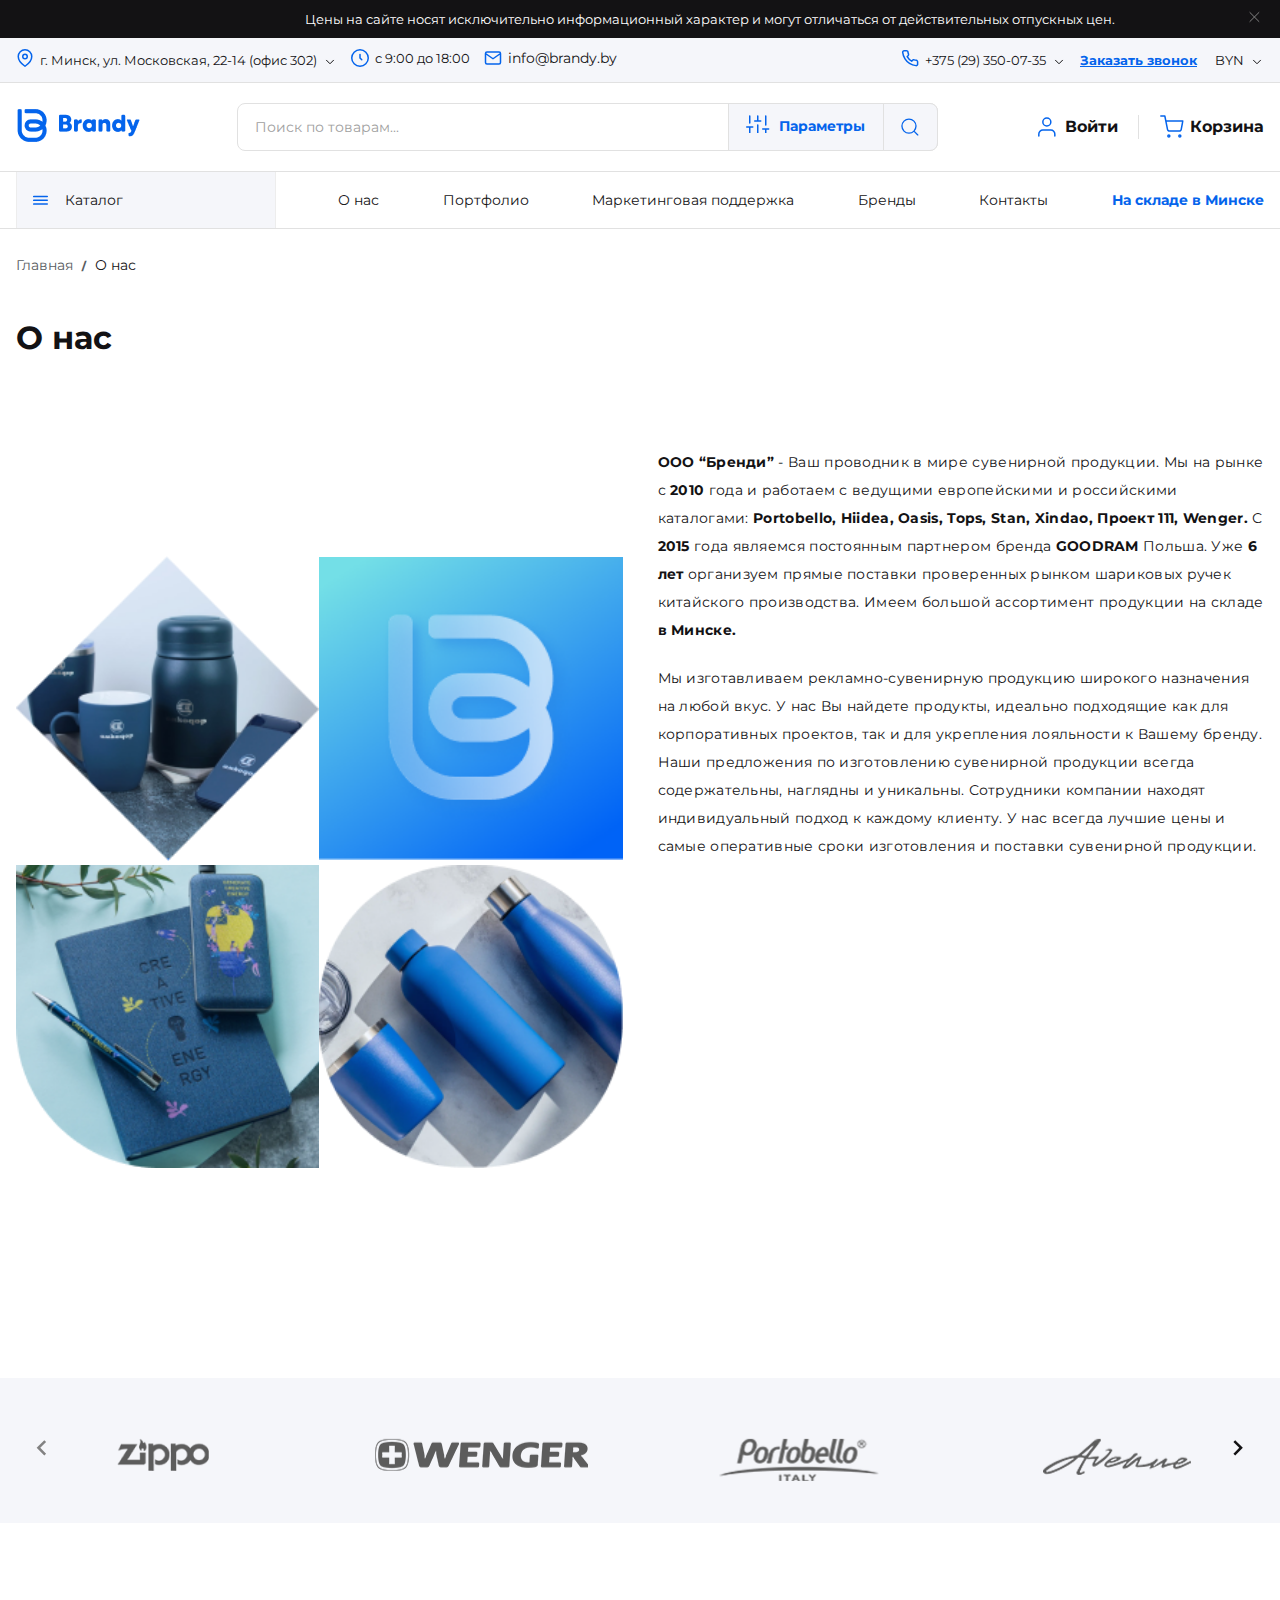
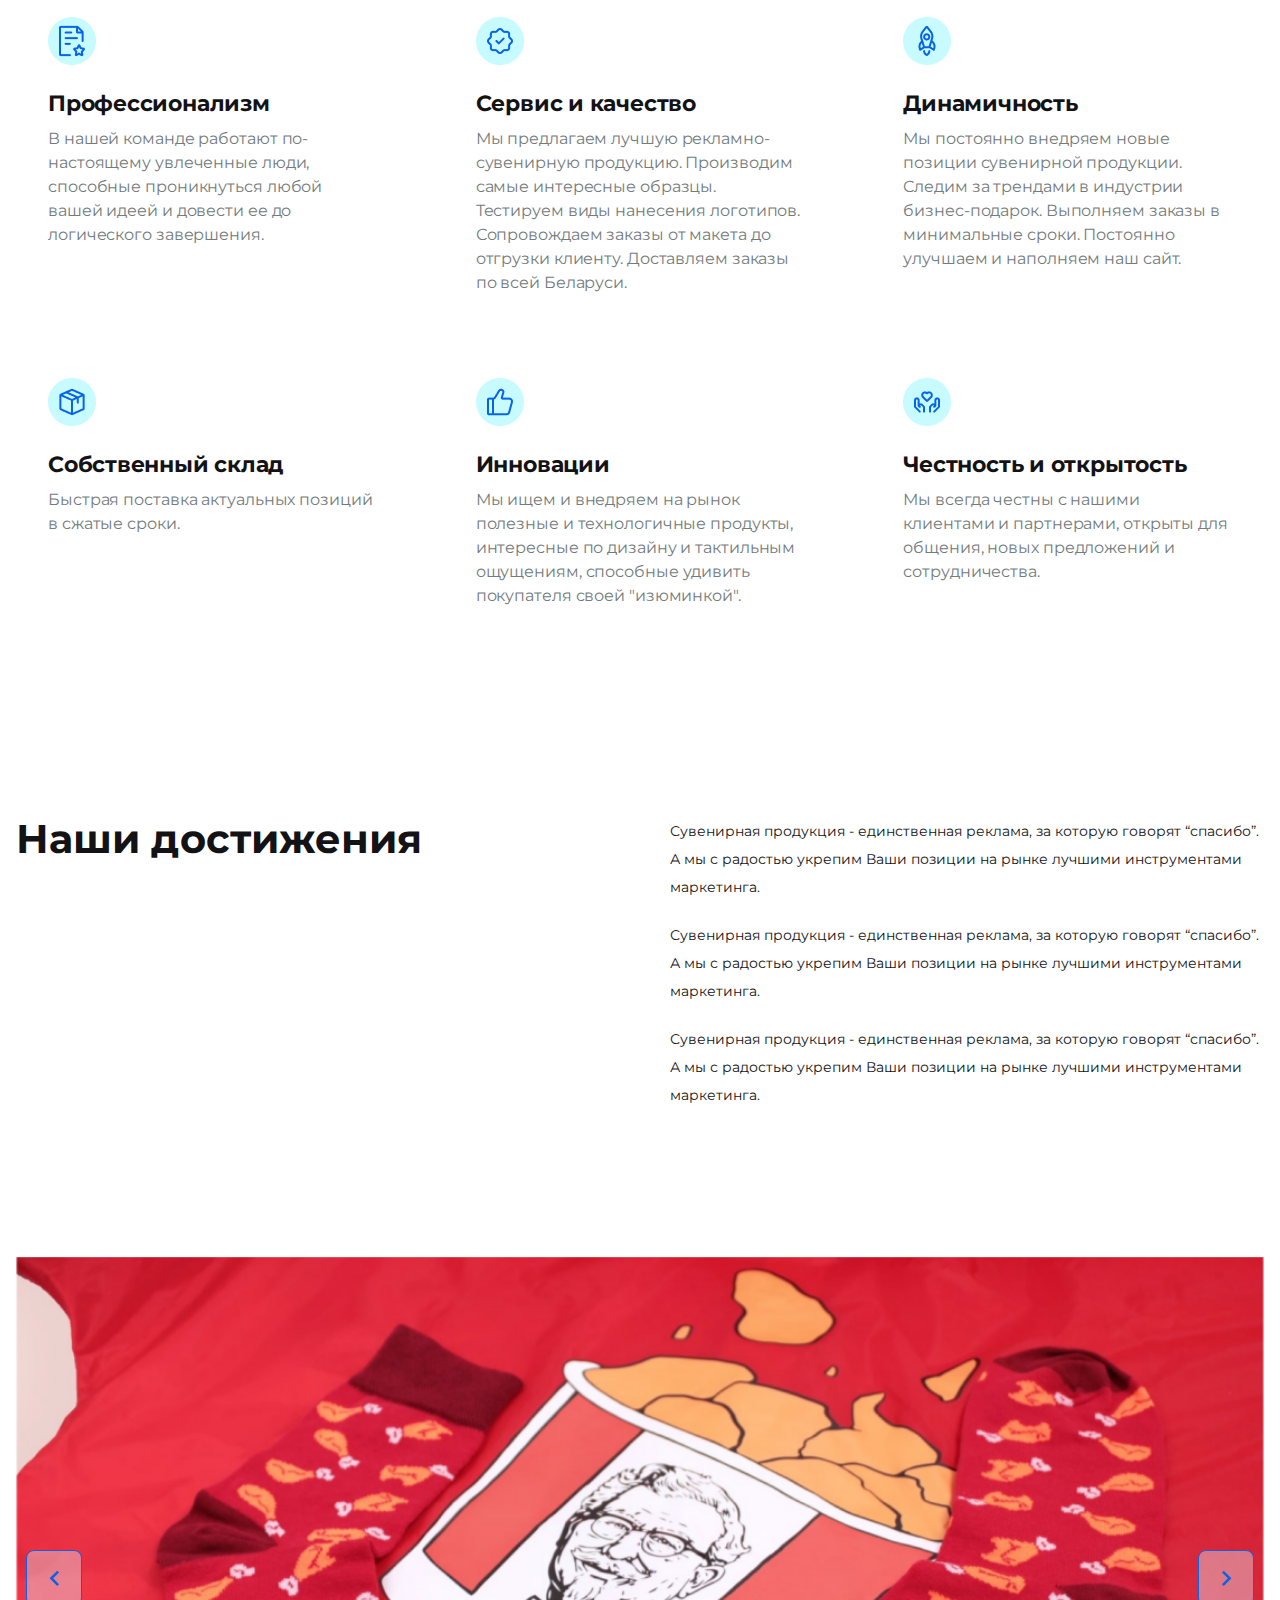
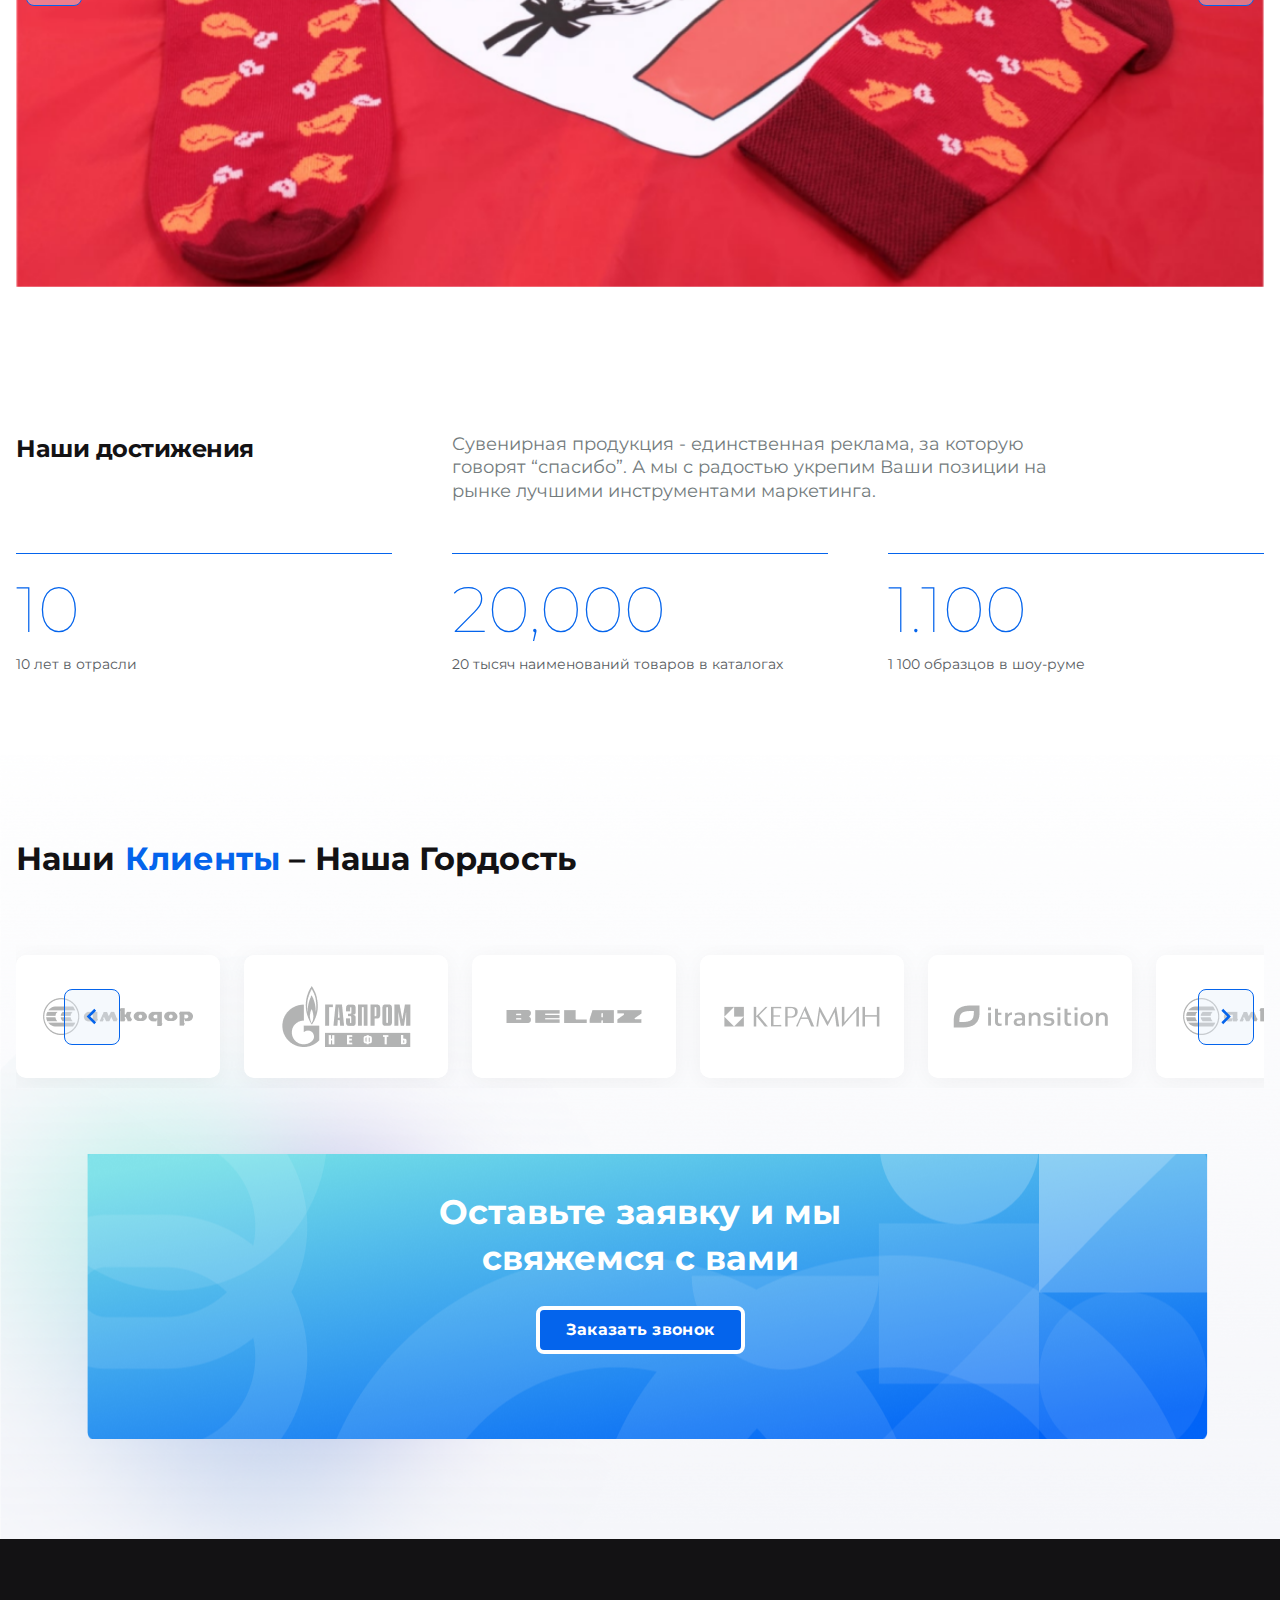
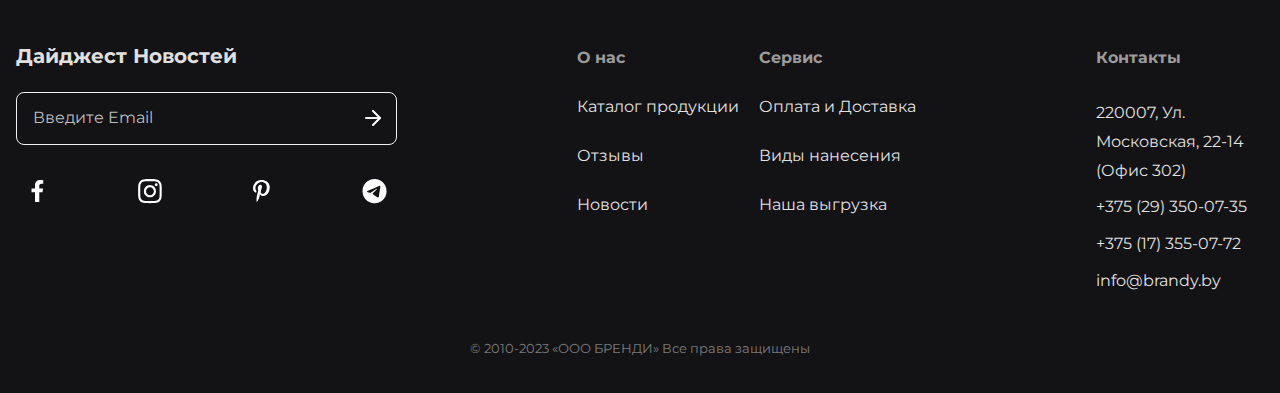
<file: src/pages/about/about.html>
<!DOCTYPE html>
<html lang="en">
<head>
    <meta charset="UTF-8">
    <meta name="viewport" content="width=device-width, initial-scale=1.0">
    <link rel="stylesheet" href="./about.css">
    <title>Document</title>
</head>
<body>
    <div class="overlay"></div>
    <div class="modal-contact">
        <div class="modal-head">
            <span class="modal-close">
                <svg xmlns="http://www.w3.org/2000/svg" width="24" height="24" viewBox="0 0 24 24" fill="none">
                    <path d="M21 20.5L3 2.5M21.0001 2.5L3 20.5001" stroke="#0464EC" stroke-width="1.5" stroke-linecap="round" stroke-linejoin="round"/>
                  </svg>
            </span>
        </div>
        <div class="modal-body">
            <div class="text">
                <h3>Просто напишите ваш телефон, мы перезвоним</h3>
                <p>Наш менеджер перезвонит вам в ближайшее время</p>
            </div>

            <form>
                <div class="input-wrapper">
                    <input type="tel" class="modal-contact-tel">
                    <div class="select-wrap">
                        <div class="select country">
                            <img data-current="0" src="../../assets/images/icons8-беларусь-30.png" alt="icon">
                        </div>
                        <ul class="select-list">
                            <li data-value="0"><img src="../../assets/images/icons8-беларусь-30.png" alt="icon"></li>
                            <li data-value="1"><img src="../../assets/images/icons8-россия-30.png" alt="icon"></li>
                        </ul>
                    </div>
                </div>

                <button type="submit">Заказать звонок</button>
                <p>Нажимая на кнопку «Отправить», я даю согласие на обработку персональных данных, как это описано в <a href="#">«Соглашении об использовании сайта»</a></p>
            </form>
        </div>

    </div>
    <div class="attention">
        <div class="content">
            <p>Цены на сайте носят исключительно информационный характер и могут отличаться от действительных отпускных цен.</p>
            <span class="attention-close">
                <svg xmlns="http://www.w3.org/2000/svg" width="19" height="18" viewBox="0 0 19 18" fill="none">
                    <path d="M13.918 4.5L4.91797 13.5M4.91797 4.5L13.918 13.5" stroke="#828282" stroke-linecap="round" stroke-linejoin="round"/>
                </svg>
            </span>
        </div>
    </div>
    <header class="header">
        <div class="header-pc">
            <div class="contacts-row">
                <div class="content">
                    <div class="contacts-row-col">
                        <div class="select-wrap">
                            <div class="select header-location">
                                <p data-current="0">г. Минск, ул. Московская, 22-14 (офис 302)</p>
                            </div>
                            <ul class="select-list">
                                <li data-value="0">г. Минск, ул. Московская, 22-14 (офис 302)</li>
                                <li data-value="1">г. Минск, ул. Тростенецкая, д. 5/16</li>
                            </ul>
                        </div>
                        <p class="time">с 9:00 до 18:00</p>
                        <a href="mailto:info@brandy.by" class="mail">info@brandy.by</a>
                    </div>
                    <div class="contacts-row-col">
                        <div class="select-wrap">
                            <div class="select header-phones">
                                <p data-current="0">+375 (29) 350-07-35</p>
                            </div>
                            <ul class="select-list">
                                <li data-value="0">+375 (29) 350-07-35</li>
                                <li data-value="1">+375 (17) 355-07-72</li>
                            </ul>
                        </div>
                        <a class="callme" href="#">Заказать звонок</a>
                        <div class="select-wrap">
                            <div class="select header-lang">
                                <p data-current="0">BYN</p>
                            </div>
                            <ul class="select-list">
                                <li data-value="0">BYN</li>
                                <li data-value="1">RUB</li>
                            </ul>
                        </div>
                    </div>
                </div>
            </div>
            <div class="main-row">
                <div class="content">
                    <a href="/" class="logo">
                        <img src="../../assets/images/logo.png" alt="logo">
                    </a>
                    <div class="search-wrapper">
                        <div class="input-wrapper">
                            <input class="search-input" type="text" placeholder="Поиск по товарам...">
                            <div class="search-btns">
                                <button type="button" class="params">
                                    Параметры
                                </button>
                                <button type="submit" class="search-btn">
                                    <svg xmlns="http://www.w3.org/2000/svg" width="25" height="24" viewBox="0 0 25 24" fill="none">
                                        <path d="M21.33 21L16.98 16.65M19.33 11C19.33 15.4183 15.7482 19 11.33 19C6.91168 19 3.32996 15.4183 3.32996 11C3.32996 6.58172 6.91168 3 11.33 3C15.7482 3 19.33 6.58172 19.33 11Z" stroke="#0464EC" stroke-width="1.5" stroke-linecap="round" stroke-linejoin="round"/>
                                    </svg>
                                </button>
                            </div>
                        </div>
                        <div class="params-panel">
                            <div class="select-wrap">
                                <div class="select color-select">
                                    <p data-current="0">Цвет</p>
                                </div>
                                <ul class="select-list">
                                    <li data-value="1">Черный</li>
                                    <li data-value="2">Красный</li>
                                </ul>
                            </div>
                            <input type="text" placeholder="Цена, от">
                            <input type="text" placeholder="Цена, до">
                        </div>
                        <ul class="results">
                            <li>
                                <img src="../../assets/images/main-page/card-bg.png" alt="product-img">
                                <p>Ежедневник Portobello Trend, Sky, недатированный...</p>
                            </li>
                            <li>
                                <img src="../../assets/images/main-page/card-bg.png" alt="product-img">
                                <p>Ежедневник Portobello Trend, Sky, недатированный...</p>
                            </li>
                            <li>
                                <img src="../../assets/images/main-page/card-bg.png" alt="product-img">
                                <p>Ежедневник Portobello Trend, Sky, недатированный...</p>
                            </li>
                        </ul>
                    </div>
                    <div class="links">
                        <a  href="#">
                            <svg xmlns="http://www.w3.org/2000/svg" width="25" height="24" viewBox="0 0 25 24" fill="none">
                                <path d="M20.83 21V19C20.83 17.9391 20.4085 16.9217 19.6584 16.1716C18.9082 15.4214 17.8908 15 16.83 15H8.82996C7.76909 15 6.75167 15.4214 6.00153 16.1716C5.25138 16.9217 4.82996 17.9391 4.82996 19V21" stroke="#0464EC" stroke-width="1.5" stroke-linecap="round" stroke-linejoin="round"/>
                                <path d="M12.83 11C15.0391 11 16.83 9.20914 16.83 7C16.83 4.79086 15.0391 3 12.83 3C10.6208 3 8.82996 4.79086 8.82996 7C8.82996 9.20914 10.6208 11 12.83 11Z" stroke="#0464EC" stroke-width="1.5" stroke-linecap="round" stroke-linejoin="round"/>
                              </svg>
                              Войти
                        </a>
                        <a href="#">
                            <svg xmlns="http://www.w3.org/2000/svg" width="25" height="24" viewBox="0 0 25 24" fill="none">
                                <g clip-path="url(#clip0_539_4193)">
                                  <path d="M1.82996 1H5.82996L8.50996 14.39C8.6014 14.8504 8.85186 15.264 9.2175 15.5583C9.58314 15.8526 10.0407 16.009 10.51 16H20.23C20.6993 16.009 21.1568 15.8526 21.5224 15.5583C21.888 15.264 22.1385 14.8504 22.23 14.39L23.83 6H6.82996M10.83 21C10.83 21.5523 10.3822 22 9.82996 22C9.27767 22 8.82996 21.5523 8.82996 21C8.82996 20.4477 9.27767 20 9.82996 20C10.3822 20 10.83 20.4477 10.83 21ZM21.83 21C21.83 21.5523 21.3822 22 20.83 22C20.2777 22 19.83 21.5523 19.83 21C19.83 20.4477 20.2777 20 20.83 20C21.3822 20 21.83 20.4477 21.83 21Z" stroke="#0464EC" stroke-width="1.5" stroke-linecap="round" stroke-linejoin="round"/>
                                </g>
                                <defs>
                                  <clipPath id="clip0_539_4193">
                                    <rect width="24" height="24" fill="white" transform="translate(0.829956)"/>
                                  </clipPath>
                                </defs>
                              </svg>
                              Корзина
                        </a>
                    </div>
                </div>
            </div>
            <div class="navigation-block">
                <div class="content">
                    <nav class="navigation">
                        <div class="navigation-catalog">
                            <span class="catalog open-catalog-popup">Каталог</span>
                            <div class="catalog-popup">
                                <ul class=" catalog-tabs-panel">
                                    <li class="catalog-dropright active" data-num="0" ><a href="#">Ручки</a></li>
                                    <li class="catalog-dropright" data-num="1"><a href="#">Ежедневники под
                                        нанесение логотипа</a></li>
                                    <li class="catalog-dropright" data-num="2"><a href="#">Подарочные наборы</a></li>
                                    <li class="catalog-dropright" data-num="3"><a href="#">IT-сфера</a></li>
                                    <li class="catalog-dropright" data-num="4"><a href="#">Товары для
                                        здоровья и красоты</a></li>
                                    <li class="catalog-dropright" data-num="5"><a href="#">Электроника</a></li>
                                    <li class="catalog-dropright" data-num="6"><a href="#">Промо-сувениры</a></li>
                                    <li class="catalog-dropright" data-num="7"><a href="#">Текстильная продукция</a></li>
                                    <li class="catalog-dropright" data-num="8"><a href="#">Сумки и рюкзаки</a></li>
                                    <li class="catalog-dropright" data-num="9"><a href="#">Подарочные наборы</a></li>
                                    <li class="catalog-dropright" data-num="10"><a href="#">IT-сфера</a></li>
                                    <li class="catalog-dropright" data-num="11"><a href="#">Товары для
                                        здоровья и красоты</a></li>
                                </ul>
                                <div class="catalog-item-content">
                                    <div class=" catalog-tab-container">
                                        <div data-num="0" class="tab-content active">
                                            <div class="catalog-submenu">
                                                <img src="../../assets/images/main-page/1_pen_brandy 1.png" alt="category-image" width="85" height="85">
                                                <ul>
                                                    <li><a href="#">Ручки UMA</a></li>
                                                    <li><a href="#">Ручки Mypen</a></li>
                                                    <li><a href="#">Ручки Portobello</a></li>
                                                    <li><a href="#">Ручки Senator</a></li>
                                                    <li><a href="#">Ручки Senator</a></li>
                                                    <li><a href="#">Ручки Senator</a></li>
                                                </ul>
                                            </div>
                                        </div>
                                        <div data-num="1" class="tab-content">
                                            <div class="catalog-submenu">
                                                <img src="../../assets/images/main-page/2_book_brandy 1.png" alt="category-image" width="85" height="85">
                                                <ul>
                                                    <li><a href="#">Ручки UMA</a></li>
                                                    <li><a href="#">Ручки Mypen</a></li>
                                                    <li><a href="#">Ручки Portobello</a></li>
                                                    <li><a href="#">Ручки Senator</a></li>
                                                    <li><a href="#">Ручки Senator</a></li>
                                                    <li><a href="#">Ручки Senator</a></li>
                                                </ul>
                                            </div>
                                        </div>
                                        <div data-num="2" class="tab-content">
                                            <div class="catalog-submenu">
                                                <img src="../../assets/images/main-page/4_book_brandy 1.png" alt="category-image" width="85" height="85">
                                                <ul>
                                                    <li><a href="#">Ручки UMA</a></li>
                                                    <li><a href="#">Ручки Mypen</a></li>
                                                    <li><a href="#">Ручки Portobello</a></li>
                                                    <li><a href="#">Ручки Senator</a></li>
                                                    <li><a href="#">Ручки Senator</a></li>
                                                    <li><a href="#">Ручки Senator</a></li>
                                                </ul>
                                            </div>
                                        </div>
                                        <div data-num="3" class="tab-content">
                                            <div class="catalog-submenu">
                                                <img src="../../assets/images/main-page/1_pen_brandy 1.png" alt="category-image" width="85" height="85">
                                                <ul>
                                                    <li><a href="#">item</a></li>
                                                    <li><a href="#">item</a></li>
                                                    <li><a href="#">item</a></li>
                                                    <li><a href="#">item</a></li>
                                                    <li><a href="#">item</a></li>
                                                </ul>
                                            </div>
                                        </div>
                                        <div data-num="4" class="tab-content">
                                            <div class="catalog-submenu">
                                                <img src="../../assets/images/main-page/6image.png" alt="category-image" width="85" height="85">
                                                <ul>
                                                    <li><a href="#">item</a></li>
                                                    <li><a href="#">item</a></li>
                                                    <li><a href="#">item</a></li>
                                                    <li><a href="#">item</a></li>
                                                    <li><a href="#">item</a></li>
                                                </ul>
                                            </div>
                                        </div>
                                        <div data-num="5" class="tab-content">
                                            <div class="catalog-submenu">
                                                <img src="../../assets/images/main-page/1_pen_brandy 1.png" alt="category-image" width="85" height="85">
                                                <ul>
                                                    <li><a href="#">item</a></li>
                                                    <li><a href="#">item</a></li>
                                                    <li><a href="#">item</a></li>
                                                    <li><a href="#">item</a></li>
                                                    <li><a href="#">item</a></li>
                                                </ul>
                                            </div>
                                        </div>
                                        <div data-num="6" class="tab-content">
                                            <div class="catalog-submenu">
                                                <img src="../../assets/images/main-page/1_pen_brandy 1.png" alt="category-image" width="85" height="85">
                                                <ul>
                                                    <li><a href="#">item</a></li>
                                                    <li><a href="#">item</a></li>
                                                    <li><a href="#">item</a></li>
                                                    <li><a href="#">item</a></li>
                                                    <li><a href="#">item</a></li>
                                                </ul>
                                            </div>
                                        </div>
                                        <div data-num="7" class="tab-content">
                                            <div class="catalog-submenu">
                                                <img src="../../assets/images/main-page/1_pen_brandy 1.png" alt="category-image" width="85" height="85">
                                                <ul>
                                                    <li><a href="#">item</a></li>
                                                    <li><a href="#">item</a></li>
                                                    <li><a href="#">item</a></li>
                                                    <li><a href="#">item</a></li>
                                                    <li><a href="#">item</a></li>
                                                </ul>
                                            </div>
                                        </div>
                                        <div data-num="8" class="tab-content">
                                            <div class="catalog-submenu">
                                                <img src="../../assets/images/main-page/1_pen_brandy 1.png" alt="category-image" width="85" height="85">
                                                <ul>
                                                    <li><a href="#">item</a></li>
                                                    <li><a href="#">item</a></li>
                                                    <li><a href="#">item</a></li>
                                                    <li><a href="#">item</a></li>
                                                    <li><a href="#">item</a></li>
                                                </ul>
                                            </div>
                                        </div>
                                        <div data-num="9" class="tab-content">
                                            <div class="catalog-submenu">
                                                <img src="../../assets/images/main-page/1_pen_brandy 1.png" alt="category-image" width="85" height="85">
                                                <ul>
                                                    <li><a href="#">item</a></li>
                                                    <li><a href="#">item</a></li>
                                                    <li><a href="#">item</a></li>
                                                    <li><a href="#">item</a></li>
                                                    <li><a href="#">item</a></li>
                                                </ul>
                                            </div>
                                        </div>
                                        <div data-num="10" class="tab-content">
                                            <div class="catalog-submenu">
                                                <img src="../../assets/images/main-page/1_pen_brandy 1.png" alt="category-image" width="85" height="85">
                                                <ul>
                                                    <li><a href="#">item</a></li>
                                                    <li><a href="#">item</a></li>
                                                    <li><a href="#">item</a></li>
                                                    <li><a href="#">item</a></li>
                                                    <li><a href="#">item</a></li>
                                                </ul>
                                            </div>
                                        </div>
                                        <div data-num="11" class="tab-content">
                                            <div class="catalog-submenu">
                                                <img src="../../assets/images/main-page/1_pen_brandy 1.png" alt="category-image" width="85" height="85">
                                                <ul>
                                                    <li><a href="#">item</a></li>
                                                    <li><a href="#">item</a></li>
                                                    <li><a href="#">item</a></li>
                                                    <li><a href="#">item</a></li>
                                                    <li><a href="#">item</a></li>
                                                </ul>
                                            </div>
                                        </div>
                                    </div>
                                </div>

                            </div>
                        </div>

                        <ul>
                            <li><a href="#">О нас</a></li>
                            <li><a href="#">Портфолио</a></li>
                            <li><a href="#">Маркетинговая поддержка</a></li>
                            <li><a href="#">Бренды</a></li>
                            <li><a href="#">Контакты</a></li>
                            <li><a href="#">На складе в Минске</a></li>
                        </ul>
                    </nav>
                </div>
            </div>
        </div>
        <div class="header-mobile">
            <div class="content">
                <div class="header-mobile-wrap">
                    <span class="burger-btn">
                        <svg xmlns="http://www.w3.org/2000/svg" width="25" height="24" viewBox="0 0 25 24" fill="none">
                            <g clip-path="url(#clip0_947_8898)">
                              <line x1="5.97003" y1="6.25" x2="19.5191" y2="6.25" stroke="#0464EC" stroke-width="1.5" stroke-linecap="round"/>
                              <line x1="5.96997" y1="11.25" x2="19.519" y2="11.25" stroke="#0464EC" stroke-width="1.5" stroke-linecap="round"/>
                              <line x1="5.96997" y1="16.25" x2="19.519" y2="16.25" stroke="#0464EC" stroke-width="1.5" stroke-linecap="round"/>
                            </g>
                            <defs>
                              <clipPath id="clip0_947_8898">
                                <rect width="24" height="24" fill="white" transform="translate(0.744568)"/>
                              </clipPath>
                            </defs>
                          </svg>
                    </span>
                    <a href="tel:+37500000000">
                        <svg width="43" height="42" viewBox="0 0 43 42" fill="none" xmlns="http://www.w3.org/2000/svg">
                            <path opacity="0.4" d="M0.372559 21C0.372559 32.598 9.77458 42 21.3726 42C32.9705 42 42.3726 32.598 42.3726 21C42.3726 9.40202 32.9705 0 21.3726 0C9.77458 0 0.372559 9.40202 0.372559 21Z" fill="#FF4C00"/>
                            <path d="M21.3726 36.3736C12.882 36.3736 5.99896 29.4906 5.99896 21C5.99896 12.5094 12.882 5.6264 21.3726 5.6264C29.8632 5.6264 36.7462 12.5094 36.7462 21C36.7462 29.4906 29.8632 36.3736 21.3726 36.3736Z" fill="#FF4C00" stroke="#FF4C00" stroke-width="1.2528"/>
                            <path d="M28.9761 24.8776V27.1276C28.977 27.3364 28.9342 27.5432 28.8505 27.7346C28.7668 27.926 28.6441 28.0978 28.4902 28.239C28.3363 28.3802 28.1546 28.4877 27.9567 28.5546C27.7588 28.6215 27.5492 28.6464 27.3411 28.6276C25.0333 28.3768 22.8164 27.5882 20.8686 26.3251C19.0565 25.1736 17.5201 23.6372 16.3686 21.8251C15.1011 19.8685 14.3123 17.6408 14.0661 15.3226C14.0474 15.1152 14.0721 14.9061 14.1385 14.7088C14.205 14.5114 14.3118 14.3301 14.4522 14.1763C14.5926 14.0225 14.7635 13.8996 14.954 13.8155C15.1445 13.7313 15.3504 13.6878 15.5586 13.6876H17.8086C18.1726 13.684 18.5255 13.8129 18.8015 14.0502C19.0774 14.2876 19.2577 14.6172 19.3086 14.9776C19.4036 15.6976 19.5797 16.4046 19.8336 17.0851C19.9346 17.3535 19.9564 17.6453 19.8966 17.9257C19.8368 18.2062 19.6978 18.4637 19.4961 18.6676L18.5436 19.6201C19.6113 21.4977 21.166 23.0524 23.0436 24.1201L23.9961 23.1676C24.2001 22.9659 24.4575 22.827 24.738 22.7671C25.0185 22.7073 25.3102 22.7292 25.5786 22.8301C26.2591 23.084 26.9661 23.2601 27.6861 23.3551C28.0505 23.4065 28.3832 23.59 28.621 23.8707C28.8589 24.1514 28.9853 24.5098 28.9761 24.8776Z" stroke="white" stroke-width="1.5" stroke-linecap="round" stroke-linejoin="round"/>
                            </svg>

                    </a>
                    <a href="/" class="logo">
                        <img src="../../assets/images/logo.png" alt="logo" width="91" height="24">
                    </a>
                    <a href="#">
                        <svg xmlns="http://www.w3.org/2000/svg" width="24" height="24" viewBox="0 0 24 24" fill="none">
                            <path d="M20 21V19C20 17.9391 19.5786 16.9217 18.8284 16.1716C18.0783 15.4214 17.0609 15 16 15H8C6.93913 15 5.92172 15.4214 5.17157 16.1716C4.42143 16.9217 4 17.9391 4 19V21" stroke="#0464EC" stroke-width="1.5" stroke-linecap="round" stroke-linejoin="round"/>
                            <path d="M12 11C14.2091 11 16 9.20914 16 7C16 4.79086 14.2091 3 12 3C9.79086 3 8 4.79086 8 7C8 9.20914 9.79086 11 12 11Z" stroke="#0464EC" stroke-width="1.5" stroke-linecap="round" stroke-linejoin="round"/>
                          </svg>
                    </a>
                    <a href="#">
                        <svg xmlns="http://www.w3.org/2000/svg" width="25" height="25" viewBox="0 0 25 25" fill="none">
                            <g clip-path="url(#clip0_947_8909)">
                              <path d="M1.47681 1.25H5.47681L8.15681 14.64C8.24825 15.1004 8.49872 15.514 8.86435 15.8083C9.22999 16.1026 9.6875 16.259 10.1568 16.25H19.8768C20.3461 16.259 20.8036 16.1026 21.1693 15.8083C21.5349 15.514 21.7854 15.1004 21.8768 14.64L23.4768 6.25H6.47681M10.4768 21.25C10.4768 21.8023 10.0291 22.25 9.47681 22.25C8.92452 22.25 8.47681 21.8023 8.47681 21.25C8.47681 20.6977 8.92452 20.25 9.47681 20.25C10.0291 20.25 10.4768 20.6977 10.4768 21.25ZM21.4768 21.25C21.4768 21.8023 21.0291 22.25 20.4768 22.25C19.9245 22.25 19.4768 21.8023 19.4768 21.25C19.4768 20.6977 19.9245 20.25 20.4768 20.25C21.0291 20.25 21.4768 20.6977 21.4768 21.25Z" stroke="#0464EC" stroke-width="1.5" stroke-linecap="round" stroke-linejoin="round"/>
                            </g>
                            <defs>
                              <clipPath id="clip0_947_8909">
                                <rect width="24" height="24" fill="white" transform="translate(0.476807 0.25)"/>
                              </clipPath>
                            </defs>
                          </svg>
                          <span class="cart-counter">45</span>
                    </a>
                </div>
                <div class="mobile-menu">
                    <div class="mobile-head">
                        <span class="burger-close-btn">
                            <svg xmlns="http://www.w3.org/2000/svg" width="25" height="24" viewBox="0 0 25 24" fill="none">
                                <g clip-path="url(#clip0_917_5080)">
                                  <path d="M5.24463 19.5L12.7447 12M12.7447 12L20.2446 4.5M12.7447 12L5.24463 4.5M12.7447 12L20.2446 19.5" stroke="#0464EC" stroke-width="1.5" stroke-linecap="round" stroke-linejoin="round"/>
                                </g>
                                <defs>
                                  <clipPath id="clip0_917_5080">
                                    <rect width="24" height="24" fill="white" transform="translate(0.744629)"/>
                                  </clipPath>
                                </defs>
                              </svg>
                        </span>
                        <a href="tel:+37500000000">
                            <svg width="43" height="42" viewBox="0 0 43 42" fill="none" xmlns="http://www.w3.org/2000/svg">
                                <path opacity="0.4" d="M0.372559 21C0.372559 32.598 9.77458 42 21.3726 42C32.9705 42 42.3726 32.598 42.3726 21C42.3726 9.40202 32.9705 0 21.3726 0C9.77458 0 0.372559 9.40202 0.372559 21Z" fill="#FF4C00"/>
                                <path d="M21.3726 36.3736C12.882 36.3736 5.99896 29.4906 5.99896 21C5.99896 12.5094 12.882 5.6264 21.3726 5.6264C29.8632 5.6264 36.7462 12.5094 36.7462 21C36.7462 29.4906 29.8632 36.3736 21.3726 36.3736Z" fill="#FF4C00" stroke="#FF4C00" stroke-width="1.2528"/>
                                <path d="M28.9761 24.8776V27.1276C28.977 27.3364 28.9342 27.5432 28.8505 27.7346C28.7668 27.926 28.6441 28.0978 28.4902 28.239C28.3363 28.3802 28.1546 28.4877 27.9567 28.5546C27.7588 28.6215 27.5492 28.6464 27.3411 28.6276C25.0333 28.3768 22.8164 27.5882 20.8686 26.3251C19.0565 25.1736 17.5201 23.6372 16.3686 21.8251C15.1011 19.8685 14.3123 17.6408 14.0661 15.3226C14.0474 15.1152 14.0721 14.9061 14.1385 14.7088C14.205 14.5114 14.3118 14.3301 14.4522 14.1763C14.5926 14.0225 14.7635 13.8996 14.954 13.8155C15.1445 13.7313 15.3504 13.6878 15.5586 13.6876H17.8086C18.1726 13.684 18.5255 13.8129 18.8015 14.0502C19.0774 14.2876 19.2577 14.6172 19.3086 14.9776C19.4036 15.6976 19.5797 16.4046 19.8336 17.0851C19.9346 17.3535 19.9564 17.6453 19.8966 17.9257C19.8368 18.2062 19.6978 18.4637 19.4961 18.6676L18.5436 19.6201C19.6113 21.4977 21.166 23.0524 23.0436 24.1201L23.9961 23.1676C24.2001 22.9659 24.4575 22.827 24.738 22.7671C25.0185 22.7073 25.3102 22.7292 25.5786 22.8301C26.2591 23.084 26.9661 23.2601 27.6861 23.3551C28.0505 23.4065 28.3832 23.59 28.621 23.8707C28.8589 24.1514 28.9853 24.5098 28.9761 24.8776Z" stroke="white" stroke-width="1.5" stroke-linecap="round" stroke-linejoin="round"/>
                                </svg>

                        </a>
                        <a href="/" class="logo">
                            <img src="../../assets/images/logo.png" alt="logo" width="91" height="24">
                        </a>
                        <a href="#">
                            <svg xmlns="http://www.w3.org/2000/svg" width="24" height="24" viewBox="0 0 24 24" fill="none">
                                <path d="M20 21V19C20 17.9391 19.5786 16.9217 18.8284 16.1716C18.0783 15.4214 17.0609 15 16 15H8C6.93913 15 5.92172 15.4214 5.17157 16.1716C4.42143 16.9217 4 17.9391 4 19V21" stroke="#0464EC" stroke-width="1.5" stroke-linecap="round" stroke-linejoin="round"/>
                                <path d="M12 11C14.2091 11 16 9.20914 16 7C16 4.79086 14.2091 3 12 3C9.79086 3 8 4.79086 8 7C8 9.20914 9.79086 11 12 11Z" stroke="#0464EC" stroke-width="1.5" stroke-linecap="round" stroke-linejoin="round"/>
                              </svg>
                        </a>
                        <a href="#">
                            <svg xmlns="http://www.w3.org/2000/svg" width="25" height="25" viewBox="0 0 25 25" fill="none">
                                <g clip-path="url(#clip0_947_8909)">
                                  <path d="M1.47681 1.25H5.47681L8.15681 14.64C8.24825 15.1004 8.49872 15.514 8.86435 15.8083C9.22999 16.1026 9.6875 16.259 10.1568 16.25H19.8768C20.3461 16.259 20.8036 16.1026 21.1693 15.8083C21.5349 15.514 21.7854 15.1004 21.8768 14.64L23.4768 6.25H6.47681M10.4768 21.25C10.4768 21.8023 10.0291 22.25 9.47681 22.25C8.92452 22.25 8.47681 21.8023 8.47681 21.25C8.47681 20.6977 8.92452 20.25 9.47681 20.25C10.0291 20.25 10.4768 20.6977 10.4768 21.25ZM21.4768 21.25C21.4768 21.8023 21.0291 22.25 20.4768 22.25C19.9245 22.25 19.4768 21.8023 19.4768 21.25C19.4768 20.6977 19.9245 20.25 20.4768 20.25C21.0291 20.25 21.4768 20.6977 21.4768 21.25Z" stroke="#0464EC" stroke-width="1.5" stroke-linecap="round" stroke-linejoin="round"/>
                                </g>
                                <defs>
                                  <clipPath id="clip0_947_8909">
                                    <rect width="24" height="24" fill="white" transform="translate(0.476807 0.25)"/>
                                  </clipPath>
                                </defs>
                              </svg>
                              <span class="cart-counter">45</span>
                        </a>
                    </div>
                    <div class="mobile-body-inner">
                        <ul class="mobile-body">
                            <li>
                                <a class="dropdown" href="#">Каталог</a>
                                <ul class="dropdown-list">
                                    <li class="dropright">
                                        <a href="#">Ручки</a>
                                        <div class="dropright-screen ">
                                            <p class="back">Назад</p>
                                            <ul>
                                                <li><a href="#">Ручки Mypen</a></li>
                                                <li><a href="#">Ручки Mypen</a></li>
                                                <li><a href="#">Ручки Mypen</a></li>
                                                <li><a href="#">Ручки Mypen</a></li>
                                                <li><a href="#">Ручки Mypen</a></li>
                                                <li><a href="#">Ручки Mypen</a></li>
                                                <li><a href="#">Ручки Mypen</a></li>
                                                <li><a href="#">Ручки Mypen</a></li>
                                                <li><a href="#">Ручки Mypen</a></li>
                                                <li><a href="#">Ручки Mypen</a></li>
                                            </ul>
                                        </div>
                                    </li>
                                    <li class="dropright">
                                         <a href="#">Ежедневники под нанесение логотипа</a>
                                         <div class="dropright-screen ">
                                            <p class="back">Назад</p>
                                            <ul>
                                                <li><a href="#">Ежедневники под нанесение логотипа</a></li>
                                                <li><a href="#">Ежедневники под нанесение логотипа</a></li>
                                                <li><a href="#">Ежедневники под нанесение логотипа</a></li>
                                                <li><a href="#">Ежедневники под нанесение логотипа</a></li>
                                                <li><a href="#">Ежедневники под нанесение логотипа</a></li>
                                                <li><a href="#">Ежедневники под нанесение логотипа</a></li>
                                                <li><a href="#">Ежедневники под нанесение логотипа</a></li>
                                                <li><a href="#">Ежедневники под нанесение логотипа</a></li>
                                                <li><a href="#">Ежедневники под нанесение логотипа</a></li>
                                                <li><a href="#">Ежедневники под нанесение логотипа</a></li>
                                            </ul>
                                        </div>
                                        </li>
                                    <li class="dropright">
                                        <a href="#">Подарочные наборы</a>
                                        <div class="dropright-screen ">
                                            <p class="back">Назад</p>
                                            <ul>
                                                <li><a href="#">Подарочные наборы</a></li>
                                            <li><a href="#">Подарочные наборы</a></li>
                                            <li><a href="#">Подарочные наборы</a></li>
                                            <li><a href="#">Подарочные наборы</a></li>
                                            <li><a href="#">Подарочные наборы</a></li>
                                            </ul>
                                        </div>
                                    </li>
                                    <li class="dropright">
                                         <a href="#">IT-сфера</a>
                                         <div class="dropright-screen ">
                                            <p class="back">Назад</p>
                                            <ul>
                                                <li><a href="#">IT-сфера</a></li>
                                                <li><a href="#">IT-сфера</a></li>
                                                <li><a href="#">IT-сфера</a></li>
                                            </ul>
                                        </div>

                                    </li>
                                    <li class="dropright"> <a href="#">Товары для здоровья и красоты</a></li>
                                    <li class="dropright"> <a href="#">Электроника</a></li>
                                    <li class="dropright"> <a href="#">Промо-сувениры</a></li>
                                    <li class="dropright"> <a href="#">Текстильная продукция</a></li>
                                    <li class="dropright"> <a href="#">Сумки и рюкзаки</a></li>
                                    <li class="dropright"> <a href="#">Сумки и рюкзаки</a></li>
                                </ul>
                            </li>
                            <li><a href="#">О нас</a></li>
                            <li><a href="#">Портфолио</a></li>
                            <li><a href="#">Маркетинговая поддержка</a></li>
                            <li><a href="#">Бренды</a></li>
                            <li><a href="#">Контакты</a></li>
                            <li><a href="#">На складе в Минске</a></li>
                        </ul>
                        <div class="mobile-contacts">
                            <span>Заказать звонок</span>
                            <div class="select-wrap lang-wrap">
                                <div class="select header-lang">
                                    <p data-current="0">BYN</p>
                                </div>
                                <ul class="select-list">
                                    <li data-value="0">BYN</li>
                                    <li data-value="1">RUB</li>
                                </ul>
                            </div>
                            <div class="select-wrap">
                                <div class="select header-location">
                                    <p data-current="0">г. Минск, ул. Московская, 22-14 (офис 302)</p>
                                </div>
                                <ul class="select-list">
                                    <li data-value="0">г. Минск, ул. Московская, 22-14 (офис 302)</li>
                                    <li data-value="1">г. Минск, ул. Тростенецкая, д. 5/16</li>
                                </ul>
                            </div>
                            <p class="time">с 9:00 до 18:00</p>
                            <a href="mailto:info@brandy.by" class="mail">info@brandy.by</a>
                        </div>
                    </div>
                </div>
            </div>
        </div>
    </header>
    <main>
        <div class="head-row">
            <div class="content">
                <ul class="breadcrumbs">
                    <li><a href="/">Главная</a></li>
                    <li class="separator">/</li>
                    <li><a href="#" class="current-page">О нас</a></li>
                </ul>
                <h1>О нас</h1>
            </div>
        </div>
        <div class="about-block">
            <div class="content">
                <div class="images-block">
                    <div class="img-wrap"><img src="../../assets/images/main-page/about1.png" alt="about-image"></div>
                    <div class="img-wrap"><img src="../../assets/images/main-page/about2.png" alt="about-image"></div>
                    <div class="img-wrap"><img src="../../assets/images/main-page/about3.png" alt="about-image"></div>
                    <div class="img-wrap"><img src="../../assets/images/main-page/about4.png" alt="about-image"></div>
                </div>
                <div class="info-block">
                    <p><span>ООО “Бренди”</span>  - Ваш проводник в мире сувенирной продукции.
                        Мы на рынке с <span>2010</span>  года и работаем с ведущими европейскими
                        и российскими каталогами: <span>Portobello, Hiidea, Oasis, Tops, Stan, Xindao, Проект 111, Wenger.</span>  С  <span>2015</span> года являемся постоянным партнером бренда <span>GOODRAM</span>  Польша. Уже <span>6 лет</span>  организуем прямые поставки проверенных рынком шариковых ручек китайского производства. Имеем большой ассортимент продукции на складе <span>в Минcке.</span> </p>
                    <p>Мы изготавливаем рекламно-сувенирную продукцию широкого назначения на любой вкус. У нас Вы найдете продукты, идеально подходящие как для корпоративных проектов, так и для укрепления лояльности к Вашему бренду. Наши предложения по изготовлению сувенирной продукции всегда содержательны, наглядны и уникальны. Сотрудники компании находят индивидуальный подход к каждому клиенту. У нас всегда лучшие цены и самые оперативные сроки изготовления и поставки сувенирной продукции.</p>
                </div>
            </div>
        </div>
        <div class="partners-block">
            <div class="swiper-row">
                <div class="button-prev">
                    <svg xmlns="http://www.w3.org/2000/svg" width="32" height="32" viewBox="0 0 32 32" fill="none">
                        <g clip-path="url(#clip0_933_6304)">
                          <path d="M20.09 21.6827L14.2609 15.8408L20.09 9.99901L18.2955 8.20447L10.6591 15.8408L18.2955 23.4772L20.09 21.6827Z" fill="#828282"/>
                        </g>
                        <defs>
                          <clipPath id="clip0_933_6304">
                            <rect width="30.5455" height="30.5455" fill="white" transform="translate(0.477295 0.568115)"/>
                          </clipPath>
                        </defs>
                      </svg>
                </div>
                <div class="content">
                    <div class="swiper partners-swiper">
                        <div class="swiper-wrapper">
                            <div class="swiper-slide">
                                <img src="../../assets/images/main-page/brand1.png" alt="brand-logo">
                            </div>
                            <div class="swiper-slide">
                                <img src="../../assets/images/main-page/brand2.png" alt="brand-logo">
                            </div>
                            <div class="swiper-slide">
                                <img src="../../assets/images/main-page/brand3.png" alt="brand-logo">
                            </div>
                            <div class="swiper-slide">
                                <img src="../../assets/images/main-page/brand4.png" alt="brand-logo">
                            </div>
                            <div class="swiper-slide">
                                <img src="../../assets/images/main-page/brand1.png" alt="brand-logo">
                            </div>
                            <div class="swiper-slide">
                                <img src="../../assets/images/main-page/brand2.png" alt="brand-logo">
                            </div>
                            <div class="swiper-slide">
                                <img src="../../assets/images/main-page/brand3.png" alt="brand-logo">
                            </div>
                            <div class="swiper-slide">
                                <img src="../../assets/images/main-page/brand4.png" alt="brand-logo">
                            </div>
                        </div>
                      </div>
                </div>
                <div class="button-next">
                    <svg xmlns="http://www.w3.org/2000/svg" width="32" height="32" viewBox="0 0 32 32" fill="none">
                    <g clip-path="url(#clip0_933_6299)">
                      <path d="M11.41 21.6827L17.2391 15.8408L11.41 9.99901L13.2046 8.20447L20.8409 15.8408L13.2046 23.4772L11.41 21.6827Z" fill="#131214"/>
                    </g>
                    <defs>
                      <clipPath id="clip0_933_6299">
                        <rect width="30.5455" height="30.5455" fill="white" transform="translate(0.477295 0.568115)"/>
                      </clipPath>
                    </defs>
                  </svg>
                </div>
            </div>

        </div>
        <div class="about-advantages-block">
            <div class="content">
                <div class="advantages-cards">
                    <div class="advantages-card">
                        <img src="../../assets/images/about/icon-1.png" alt="advantage-image" width="48px" height="48px">
                        <p>Профессионализм</p>
                        <span>В нашей команде работают
                            по-настоящему увлеченные люди, способные проникнуться любой вашей идеей и довести ее до логического завершения.</span>
                    </div>
                    <div class="advantages-card">
                        <img src="../../assets/images/about/icon-2.png" alt="advantage-image" width="48px" height="48px">
                        <p>Сервис и качество</p>
                        <span>Мы предлагаем лучшую рекламно- сувенирную продукцию. Производим самые интересные образцы. Тестируем виды нанесения логотипов. Сопровождаем заказы от макета до отгрузки клиенту. Доставляем заказы по всей Беларуси.</span>
                    </div>
                    <div class="advantages-card">
                        <img src="../../assets/images/about/icon-3.png" alt="advantage-image" width="48px" height="48px">
                        <p>Динамичность</p>
                        <span>Мы постоянно внедряем новые позиции сувенирной продукции.     Следим за трендами в индустрии бизнес-подарок. Выполняем заказы в минимальные сроки. Постоянно улучшаем и наполняем наш сайт.</span>
                    </div>
                    <div class="advantages-card">
                        <img src="../../assets/images/about/icon-4.png" alt="advantage-image" width="48px" height="48px">
                        <p>Собственный склад</p>
                        <span>Быстрая поставка актуальных позиций в сжатые сроки.</span>
                    </div>
                    <div class="advantages-card">
                        <img src="../../assets/images/about/icon-5.png" alt="advantage-image" width="48px" height="48px">
                        <p>Инновации</p>
                        <span>Мы ищем и внедряем на рынок полезные и технологичные продукты, интересные по дизайну и тактильным ощущениям, способные удивить покупателя своей "изюминкой".
                        </span>
                    </div>
                    <div class="advantages-card">
                        <img src="../../assets/images/about/icon-6.png" alt="advantage-image" width="48px" height="48px">
                        <p>Честность и открытость</p>
                        <span>Мы всегда честны с нашими клиентами и партнерами, открыты для общения, новых предложений и сотрудничества.</span>
                    </div>
                </div>
            </div>
        </div>
        <div class="advances-block">
            <div class="content">
                <div class="col">
                    <h2>Наши достижения</h2>
                </div>
                <div class="col">
                    <p>Сувенирная продукция - единственная реклама, за которую говорят “спасибо”. А мы с радостью укрепим Ваши позиции на рынке лучшими инструментами маркетинга.</p>
                    <p>Сувенирная продукция - единственная реклама, за которую говорят “спасибо”. А мы с радостью укрепим Ваши позиции на рынке лучшими инструментами маркетинга.</p>
                    <p>Сувенирная продукция - единственная реклама, за которую говорят “спасибо”. А мы с радостью укрепим Ваши позиции на рынке лучшими инструментами маркетинга.</p>
                </div>

            </div>
        </div>
        <div class="images-block">
            <div class="content">
                <div class="swiper about-images-swiper">
                    <div class="swiper-wrapper">
                        <div class="swiper-slide">
                            <img src="../../assets/images/portfolio-single/1.png" alt="about-img">
                        </div>
                        <div class="swiper-slide">
                            <img src="../../assets/images/portfolio-single/2.png" alt="about-img">
                        </div>
                        <div class="swiper-slide">
                            <img src="../../assets/images/portfolio-single/3.png" alt="about-img">
                        </div>
                    </div>
                    <div class="swiper-button-prev"></div>
                    <div class="swiper-button-next"></div>
                  </div>
            </div>
        </div>
        <div class="numbers">
            <div class="content">
                <div class="row">
                    <h2>Наши достижения</h2>
                    <p>Сувенирная продукция - единственная реклама, за которую говорят “спасибо”. А мы с радостью укрепим Ваши позиции на рынке лучшими инструментами маркетинга.
                    </p>
                </div>
                <div class="numbers-cards">
                    <div class="number-card">
                        <p>10</p>
                        <span>10 лет в отрасли
                        </span>
                    </div>
                    <div class="number-card">
                        <p>20,000</p>
                        <span>20 тысяч наименований товаров
                            в каталогах
                            </span>
                    </div>
                    <div class="number-card">
                        <p>1.100</p>
                        <span>1 100 образцов
                            в шоу-руме</span>
                    </div>
                </div>
            </div>
        </div>
        <div class="customers">
            <div class="content">
                <h2>Наши <span>Клиенты</span> – Наша Гордость
                </h2>
            </div>
            <div class="swiper-row">
                <div class="button-prev">
                    <svg xmlns="http://www.w3.org/2000/svg" width="32" height="31" viewBox="0 0 32 31" fill="none">
                        <g clip-path="url(#clip0_934_6379)">
                          <path d="M20.09 21.342L14.2609 15.5001L20.09 9.65831L18.2955 7.86377L10.6591 15.5001L18.2955 23.1365L20.09 21.342Z" fill="#0464EC"/>
                        </g>
                        <defs>
                          <clipPath id="clip0_934_6379">
                            <rect width="30.5455" height="30.5455" fill="white" transform="translate(0.477295 0.227295)"/>
                          </clipPath>
                        </defs>
                      </svg>
                </div>
                <div class="content">
                    <div class="swiper customers-swiper">
                        <div class="swiper-wrapper">
                            <div class="swiper-slide">
                                <img src="../../assets/images/main-page/customer1.png" alt="brand-logo">
                            </div>
                            <div class="swiper-slide">
                                <img src="../../assets/images/main-page/customer2.png" alt="brand-logo">
                            </div>
                            <div class="swiper-slide">
                                <img src="../../assets/images/main-page/customer3.png" alt="brand-logo">
                            </div>
                            <div class="swiper-slide">
                                <img src="../../assets/images/main-page/customer4.png" alt="brand-logo">
                            </div>
                            <div class="swiper-slide">
                                <img src="../../assets/images/main-page/customer5.png" alt="brand-logo">
                            </div>
                            <div class="swiper-slide">
                                <img src="../../assets/images/main-page/customer1.png" alt="brand-logo">
                            </div>
                            <div class="swiper-slide">
                                <img src="../../assets/images/main-page/customer2.png" alt="brand-logo">
                            </div>
                            <div class="swiper-slide">
                                <img src="../../assets/images/main-page/customer3.png" alt="brand-logo">
                            </div>
                            <div class="swiper-slide">
                                <img src="../../assets/images/main-page/customer4.png" alt="brand-logo">
                            </div>
                            <div class="swiper-slide">
                                <img src="../../assets/images/main-page/customer5.png" alt="brand-logo">
                            </div>
                            <div class="swiper-slide">
                                <img src="../../assets/images/main-page/customer1.png" alt="brand-logo">
                            </div>
                            <div class="swiper-slide">
                                <img src="../../assets/images/main-page/customer2.png" alt="brand-logo">
                            </div>
                            <div class="swiper-slide">
                                <img src="../../assets/images/main-page/customer3.png" alt="brand-logo">
                            </div>
                            <div class="swiper-slide">
                                <img src="../../assets/images/main-page/customer4.png" alt="brand-logo">
                            </div>
                            <div class="swiper-slide">
                                <img src="../../assets/images/main-page/customer5.png" alt="brand-logo">
                            </div>
                        </div>
                      </div>
                </div>
                <div class="button-next">
                    <svg xmlns="http://www.w3.org/2000/svg" width="32" height="31" viewBox="0 0 32 31" fill="none">
                        <g clip-path="url(#clip0_934_6374)">
                          <path d="M11.41 21.342L17.2391 15.5001L11.41 9.65831L13.2046 7.86377L20.8409 15.5001L13.2046 23.1365L11.41 21.342Z" fill="#0464EC"/>
                        </g>
                        <defs>
                          <clipPath id="clip0_934_6374">
                            <rect width="30.5455" height="30.5455" fill="white" transform="translate(0.477295 0.227295)"/>
                          </clipPath>
                        </defs>
                      </svg>
                </div>
            </div>
            <div class="content">
                <div class="banner">
                    <p>Оставьте заявку и мы <br>
                        свяжемся с вами</p>
                    <button class="to-modal">Заказать звонок</button>
                </div>
            </div>
        </div>
    </main>
    <footer class="footer">
        <div class="content">
            <div class="footer-desctop">
                <div class="row">
                    <div class="col">
                        <p>Дайджест новостей</p>
                        <div class="input-wrapper">
                            <input type="text" placeholder="Введите Email">
                            <button type="submit">
                                <svg xmlns="http://www.w3.org/2000/svg" width="16" height="16" viewBox="0 0 16 16" fill="none">
                                    <path d="M1 8H15" stroke="#F2F2F2" stroke-width="2" stroke-linecap="round" stroke-linejoin="round"/>
                                    <path d="M8 1L15 8L8 15" stroke="white" stroke-width="2" stroke-linecap="round" stroke-linejoin="round"/>
                                  </svg>
                            </button>
                        </div>

                        <div class="social">
                            <a href="#">
                                <svg xmlns="http://www.w3.org/2000/svg" width="44" height="44" viewBox="0 0 44 44" fill="none">
                                    <path d="M26.454 23.3743L27.0695 19.3946H23.2779V16.8078C23.2779 15.7196 23.8073 14.6563 25.4999 14.6563H27.248V11.2674C26.23 11.1022 25.2014 11.0128 24.1704 11C21.0497 11 19.0124 12.909 19.0124 16.3601V19.3946H15.5532V23.3743H19.0124V33.0001H23.2779V23.3743H26.454Z" fill="white"/>
                                  </svg>
                            </a>
                            <a href="#">
                                <svg xmlns="http://www.w3.org/2000/svg" width="44" height="44" viewBox="0 0 44 44" fill="none">
                                    <path d="M18.0054 22.1339C18.0054 19.9223 19.7662 18.129 21.9389 18.129C24.1116 18.129 25.8734 19.9223 25.8734 22.1339C25.8734 24.3455 24.1116 26.1388 21.9389 26.1388C19.7662 26.1388 18.0054 24.3455 18.0054 22.1339ZM15.8785 22.1339C15.8785 25.541 18.5918 28.3029 21.9389 28.3029C25.2861 28.3029 27.9993 25.541 27.9993 22.1339C27.9993 18.7268 25.2861 15.965 21.9389 15.965C18.5918 15.965 15.8785 18.7268 15.8785 22.1339ZM26.823 15.7204C26.8229 16.0055 26.9058 16.2843 27.0613 16.5214C27.2169 16.7586 27.438 16.9434 27.6968 17.0527C27.9555 17.1619 28.2403 17.1905 28.515 17.135C28.7898 17.0795 29.0422 16.9423 29.2403 16.7408C29.4385 16.5392 29.5735 16.2824 29.6282 16.0028C29.683 15.7231 29.6551 15.4333 29.548 15.1698C29.4409 14.9063 29.2594 14.6811 29.0266 14.5226C28.7937 14.3641 28.5199 14.2794 28.2398 14.2793H28.2393C27.8638 14.2795 27.5037 14.4313 27.2382 14.7015C26.9726 14.9717 26.8233 15.3382 26.823 15.7204ZM17.1707 31.9129C16.02 31.8595 15.3946 31.6644 14.979 31.4996C14.4279 31.2812 14.0348 31.0212 13.6214 30.601C13.208 30.1808 12.9522 29.781 12.7386 29.2201C12.5766 28.7972 12.3849 28.1603 12.3326 26.989C12.2754 25.7227 12.2639 25.3423 12.2639 22.134C12.2639 18.9258 12.2763 18.5464 12.3326 17.279C12.385 16.1077 12.5781 15.4721 12.7386 15.048C12.9531 14.4871 13.2086 14.0869 13.6214 13.6661C14.0342 13.2453 14.427 12.9849 14.979 12.7675C15.3944 12.6026 16.02 12.4075 17.1707 12.3542C18.4148 12.296 18.7885 12.2843 21.9389 12.2843C25.0893 12.2843 25.4634 12.2969 26.7085 12.3542C27.8592 12.4075 28.4836 12.6041 28.9003 12.7675C29.4513 12.9849 29.8445 13.2459 30.2579 13.6661C30.6712 14.0863 30.9262 14.4871 31.1407 15.048C31.3027 15.4709 31.4944 16.1077 31.5467 17.279C31.6039 18.5464 31.6153 18.9258 31.6153 22.134C31.6153 25.3423 31.6039 25.7216 31.5467 26.989C31.4943 28.1603 31.3017 28.797 31.1407 29.2201C30.9262 29.781 30.6707 30.1812 30.2579 30.601C29.8451 31.0208 29.4513 31.2812 28.9003 31.4996C28.4849 31.6645 27.8592 31.8596 26.7085 31.9129C25.4645 31.9711 25.0907 31.9828 21.9389 31.9828C18.7871 31.9828 18.4144 31.9711 17.1707 31.9129ZM17.073 10.1929C15.8166 10.2511 14.958 10.4539 14.2082 10.7509C13.4317 11.0576 12.7744 11.469 12.1175 12.1366C11.4606 12.8042 11.0574 13.4744 10.7562 14.2648C10.4644 15.0285 10.2652 15.9019 10.208 17.1809C10.1498 18.4618 10.1365 18.8714 10.1365 22.1339C10.1365 25.3965 10.1498 25.806 10.208 27.087C10.2652 28.366 10.4644 29.2394 10.7562 30.0031C11.0574 30.793 11.4607 31.4639 12.1175 32.1312C12.7743 32.7985 13.4317 33.2094 14.2082 33.517C14.9594 33.8139 15.8166 34.0167 17.073 34.075C18.3321 34.1332 18.7338 34.1477 21.9389 34.1477C25.1441 34.1477 25.5464 34.1342 26.8048 34.075C28.0614 34.0167 28.9194 33.8139 29.6696 33.517C30.4457 33.2094 31.1035 32.7988 31.7604 32.1312C32.4172 31.4637 32.8196 30.793 33.1217 30.0031C33.4135 29.2394 33.6136 28.3659 33.6699 27.087C33.7271 25.8051 33.7404 25.3965 33.7404 22.1339C33.7404 18.8714 33.7271 18.4618 33.6699 17.1809C33.6127 15.9018 33.4135 15.028 33.1217 14.2648C32.8196 13.4749 32.4162 12.8053 31.7604 12.1366C31.1045 11.468 30.4457 11.0576 29.6706 10.7509C28.9194 10.4539 28.0613 10.2502 26.8058 10.1929C25.5474 10.1346 25.145 10.1201 21.9399 10.1201C18.7347 10.1201 18.3321 10.1337 17.073 10.1929Z" fill="white"/>
                                  </svg>
                            </a>
                            <a href="#">
                                <svg xmlns="http://www.w3.org/2000/svg" width="45" height="44" viewBox="0 0 45 44" fill="none">
                                    <path d="M21.3261 11.0736C17.7548 11.4817 14.1961 14.4395 14.0493 18.6645C13.9569 21.2442 14.6724 23.1796 17.0708 23.723C18.1115 21.8435 16.735 21.429 16.521 20.0693C15.6418 14.4974 22.7991 10.6977 26.5445 14.5877C29.1358 17.2812 27.4299 25.5681 23.2502 24.7068C19.2467 23.8841 25.21 17.2877 22.0143 15.9924C19.4166 14.9399 18.036 19.2123 19.2677 21.3345C18.5459 24.9839 16.991 28.4228 17.6205 33.0001C19.6621 31.4837 20.3504 28.5796 20.9148 25.5509C21.9409 26.1889 22.4885 26.8526 23.7978 26.9557C28.6259 27.3381 31.3222 22.0218 30.6634 17.118C30.078 12.7705 25.8394 10.5581 21.3261 11.0736Z" fill="white"/>
                                  </svg>
                            </a>
                            <a href="#">
                                <svg xmlns="http://www.w3.org/2000/svg" width="45" height="44" viewBox="0 0 45 44" fill="none">
                                    <path fill-rule="evenodd" clip-rule="evenodd" d="M34.5637 22.1411C34.5637 28.7802 29.1817 34.1622 22.5427 34.1622C15.9036 34.1622 10.5216 28.7802 10.5216 22.1411C10.5216 15.5021 15.9036 10.1201 22.5427 10.1201C29.1817 10.1201 34.5637 15.5021 34.5637 22.1411ZM23.6946 18.4525C21.6294 19.3446 15.6748 21.8778 15.6748 21.8778C14.2637 22.4487 15.0897 22.9839 15.0897 22.9839C15.0897 22.9839 16.2944 23.4121 17.327 23.7332C18.3596 24.0543 18.9103 23.6976 18.9103 23.6976C18.9103 23.6976 21.3197 22.0563 23.7634 20.3079C25.4844 19.0948 25.0714 20.0938 24.6583 20.522C23.7634 21.4497 22.2834 22.9126 21.0443 24.09C20.4936 24.5896 20.7689 25.0177 21.0099 25.2318C21.7106 25.8465 23.361 26.9643 24.1103 27.4718C24.318 27.6124 24.4564 27.7062 24.4863 27.7294C24.6583 27.8722 25.6221 28.5144 26.2073 28.3717C26.7924 28.229 26.8612 27.4083 26.8612 27.4083C26.8612 27.4083 27.3087 24.4825 27.7217 21.8065C27.7982 21.2811 27.8747 20.7667 27.9461 20.287C28.1315 19.0403 28.282 18.0283 28.3068 17.6676C28.4101 16.4544 27.171 16.9539 27.171 16.9539C27.171 16.9539 24.4863 18.0957 23.6946 18.4525Z" fill="white"/>
                                  </svg>
                            </a>
                        </div>
                    </div>
                    <div class="col">
                        <ul>
                            <li><a href="#">О нас</a></li>
                            <li><a href="#">Каталог продукции</a></li>
                            <li><a href="#">Отзывы</a></li>
                            <li><a href="#">Новости</a></li>
                        </ul>
                        <ul>
                            <li><a href="#">Сервис</a></li>
                            <li><a href="#">Оплата и Доставка</a></li>
                            <li><a href="#">Виды нанесения</a></li>
                            <li><a href="#">Наша выгрузка</a></li>

                        </ul>
                    </div>
                    <div class="col">
                        <p>Контакты</p>
                        <p>220007,
                            ул. Московская, 22-14 (офис 302)</p>
                        <a href="tel:+375293500735">+375 (29) 350-07-35</a>
                        <a href="tel:+375173550772">+375 (17) 355-07-72</a>
                        <a href="mailto:info@brandy.by">info@brandy.by</a>
                    </div>
                </div>
                <div class="copy">
                    <p>© 2010-2023 «ООО БРЕНДИ» Все права защищены</p>
                </div>
            </div>
        </div>
        <div class="footer-mobile">
            <div class="content">
                <div class="col">
                    <p>Дайджест новостей</p>
                    <div class="input-wrapper">
                        <input type="text" placeholder="Введите Email">
                        <button type="submit">
                            <svg xmlns="http://www.w3.org/2000/svg" width="16" height="16" viewBox="0 0 16 16" fill="none">
                                <path d="M1 8H15" stroke="#F2F2F2" stroke-width="2" stroke-linecap="round" stroke-linejoin="round"/>
                                <path d="M8 1L15 8L8 15" stroke="white" stroke-width="2" stroke-linecap="round" stroke-linejoin="round"/>
                              </svg>
                        </button>
                    </div>
                </div>
                <div class="col">
                    <ul>
                        <li><a href="#">О нас</a></li>
                        <li><a href="#">Каталог продукции</a></li>
                        <li><a href="#">Отзывы</a></li>
                        <li><a href="#">Новости</a></li>
                    </ul>
                    <ul>
                        <li><a href="#">Сервис</a></li>
                        <li><a href="#">Оплата и Доставка</a></li>
                        <li><a href="#">Виды нанесения</a></li>
                        <li><a href="#">Наша выгрузка</a></li>

                    </ul>
                </div>
                <div class="col">
                    <p>Контакты</p>
                    <p>220007,
                        ул. Московская, 22-14 (офис 302)</p>
                    <a href="tel:+375293500735">+375 (29) 350-07-35</a>
                    <a href="tel:+375173550772">+375 (17) 355-07-72</a>
                    <a href="mailto:info@brandy.by">info@brandy.by</a>
                </div>
            </div>
            <div class="copy">
                <div class="content">
                    <div class="social">
                        <a href="#">
                            <svg xmlns="http://www.w3.org/2000/svg" width="44" height="44" viewBox="0 0 44 44" fill="none">
                                <path d="M26.454 23.3743L27.0695 19.3946H23.2779V16.8078C23.2779 15.7196 23.8073 14.6563 25.4999 14.6563H27.248V11.2674C26.23 11.1022 25.2014 11.0128 24.1704 11C21.0497 11 19.0124 12.909 19.0124 16.3601V19.3946H15.5532V23.3743H19.0124V33.0001H23.2779V23.3743H26.454Z" fill="white"/>
                              </svg>
                        </a>
                        <a href="#">
                            <svg xmlns="http://www.w3.org/2000/svg" width="44" height="44" viewBox="0 0 44 44" fill="none">
                                <path d="M18.0054 22.1339C18.0054 19.9223 19.7662 18.129 21.9389 18.129C24.1116 18.129 25.8734 19.9223 25.8734 22.1339C25.8734 24.3455 24.1116 26.1388 21.9389 26.1388C19.7662 26.1388 18.0054 24.3455 18.0054 22.1339ZM15.8785 22.1339C15.8785 25.541 18.5918 28.3029 21.9389 28.3029C25.2861 28.3029 27.9993 25.541 27.9993 22.1339C27.9993 18.7268 25.2861 15.965 21.9389 15.965C18.5918 15.965 15.8785 18.7268 15.8785 22.1339ZM26.823 15.7204C26.8229 16.0055 26.9058 16.2843 27.0613 16.5214C27.2169 16.7586 27.438 16.9434 27.6968 17.0527C27.9555 17.1619 28.2403 17.1905 28.515 17.135C28.7898 17.0795 29.0422 16.9423 29.2403 16.7408C29.4385 16.5392 29.5735 16.2824 29.6282 16.0028C29.683 15.7231 29.6551 15.4333 29.548 15.1698C29.4409 14.9063 29.2594 14.6811 29.0266 14.5226C28.7937 14.3641 28.5199 14.2794 28.2398 14.2793H28.2393C27.8638 14.2795 27.5037 14.4313 27.2382 14.7015C26.9726 14.9717 26.8233 15.3382 26.823 15.7204ZM17.1707 31.9129C16.02 31.8595 15.3946 31.6644 14.979 31.4996C14.4279 31.2812 14.0348 31.0212 13.6214 30.601C13.208 30.1808 12.9522 29.781 12.7386 29.2201C12.5766 28.7972 12.3849 28.1603 12.3326 26.989C12.2754 25.7227 12.2639 25.3423 12.2639 22.134C12.2639 18.9258 12.2763 18.5464 12.3326 17.279C12.385 16.1077 12.5781 15.4721 12.7386 15.048C12.9531 14.4871 13.2086 14.0869 13.6214 13.6661C14.0342 13.2453 14.427 12.9849 14.979 12.7675C15.3944 12.6026 16.02 12.4075 17.1707 12.3542C18.4148 12.296 18.7885 12.2843 21.9389 12.2843C25.0893 12.2843 25.4634 12.2969 26.7085 12.3542C27.8592 12.4075 28.4836 12.6041 28.9003 12.7675C29.4513 12.9849 29.8445 13.2459 30.2579 13.6661C30.6712 14.0863 30.9262 14.4871 31.1407 15.048C31.3027 15.4709 31.4944 16.1077 31.5467 17.279C31.6039 18.5464 31.6153 18.9258 31.6153 22.134C31.6153 25.3423 31.6039 25.7216 31.5467 26.989C31.4943 28.1603 31.3017 28.797 31.1407 29.2201C30.9262 29.781 30.6707 30.1812 30.2579 30.601C29.8451 31.0208 29.4513 31.2812 28.9003 31.4996C28.4849 31.6645 27.8592 31.8596 26.7085 31.9129C25.4645 31.9711 25.0907 31.9828 21.9389 31.9828C18.7871 31.9828 18.4144 31.9711 17.1707 31.9129ZM17.073 10.1929C15.8166 10.2511 14.958 10.4539 14.2082 10.7509C13.4317 11.0576 12.7744 11.469 12.1175 12.1366C11.4606 12.8042 11.0574 13.4744 10.7562 14.2648C10.4644 15.0285 10.2652 15.9019 10.208 17.1809C10.1498 18.4618 10.1365 18.8714 10.1365 22.1339C10.1365 25.3965 10.1498 25.806 10.208 27.087C10.2652 28.366 10.4644 29.2394 10.7562 30.0031C11.0574 30.793 11.4607 31.4639 12.1175 32.1312C12.7743 32.7985 13.4317 33.2094 14.2082 33.517C14.9594 33.8139 15.8166 34.0167 17.073 34.075C18.3321 34.1332 18.7338 34.1477 21.9389 34.1477C25.1441 34.1477 25.5464 34.1342 26.8048 34.075C28.0614 34.0167 28.9194 33.8139 29.6696 33.517C30.4457 33.2094 31.1035 32.7988 31.7604 32.1312C32.4172 31.4637 32.8196 30.793 33.1217 30.0031C33.4135 29.2394 33.6136 28.3659 33.6699 27.087C33.7271 25.8051 33.7404 25.3965 33.7404 22.1339C33.7404 18.8714 33.7271 18.4618 33.6699 17.1809C33.6127 15.9018 33.4135 15.028 33.1217 14.2648C32.8196 13.4749 32.4162 12.8053 31.7604 12.1366C31.1045 11.468 30.4457 11.0576 29.6706 10.7509C28.9194 10.4539 28.0613 10.2502 26.8058 10.1929C25.5474 10.1346 25.145 10.1201 21.9399 10.1201C18.7347 10.1201 18.3321 10.1337 17.073 10.1929Z" fill="white"/>
                              </svg>
                        </a>
                        <a href="#">
                            <svg xmlns="http://www.w3.org/2000/svg" width="45" height="44" viewBox="0 0 45 44" fill="none">
                                <path d="M21.3261 11.0736C17.7548 11.4817 14.1961 14.4395 14.0493 18.6645C13.9569 21.2442 14.6724 23.1796 17.0708 23.723C18.1115 21.8435 16.735 21.429 16.521 20.0693C15.6418 14.4974 22.7991 10.6977 26.5445 14.5877C29.1358 17.2812 27.4299 25.5681 23.2502 24.7068C19.2467 23.8841 25.21 17.2877 22.0143 15.9924C19.4166 14.9399 18.036 19.2123 19.2677 21.3345C18.5459 24.9839 16.991 28.4228 17.6205 33.0001C19.6621 31.4837 20.3504 28.5796 20.9148 25.5509C21.9409 26.1889 22.4885 26.8526 23.7978 26.9557C28.6259 27.3381 31.3222 22.0218 30.6634 17.118C30.078 12.7705 25.8394 10.5581 21.3261 11.0736Z" fill="white"/>
                              </svg>
                        </a>
                        <a href="#">
                            <svg xmlns="http://www.w3.org/2000/svg" width="45" height="44" viewBox="0 0 45 44" fill="none">
                                <path fill-rule="evenodd" clip-rule="evenodd" d="M34.5637 22.1411C34.5637 28.7802 29.1817 34.1622 22.5427 34.1622C15.9036 34.1622 10.5216 28.7802 10.5216 22.1411C10.5216 15.5021 15.9036 10.1201 22.5427 10.1201C29.1817 10.1201 34.5637 15.5021 34.5637 22.1411ZM23.6946 18.4525C21.6294 19.3446 15.6748 21.8778 15.6748 21.8778C14.2637 22.4487 15.0897 22.9839 15.0897 22.9839C15.0897 22.9839 16.2944 23.4121 17.327 23.7332C18.3596 24.0543 18.9103 23.6976 18.9103 23.6976C18.9103 23.6976 21.3197 22.0563 23.7634 20.3079C25.4844 19.0948 25.0714 20.0938 24.6583 20.522C23.7634 21.4497 22.2834 22.9126 21.0443 24.09C20.4936 24.5896 20.7689 25.0177 21.0099 25.2318C21.7106 25.8465 23.361 26.9643 24.1103 27.4718C24.318 27.6124 24.4564 27.7062 24.4863 27.7294C24.6583 27.8722 25.6221 28.5144 26.2073 28.3717C26.7924 28.229 26.8612 27.4083 26.8612 27.4083C26.8612 27.4083 27.3087 24.4825 27.7217 21.8065C27.7982 21.2811 27.8747 20.7667 27.9461 20.287C28.1315 19.0403 28.282 18.0283 28.3068 17.6676C28.4101 16.4544 27.171 16.9539 27.171 16.9539C27.171 16.9539 24.4863 18.0957 23.6946 18.4525Z" fill="white"/>
                              </svg>
                        </a>
                    </div>
                    <p>© 2010-2023 «ООО БРЕНДИ» Все права защищены</p>
                </div>
            </div>
        </div>
    </footer>
    <script src="../../assets/js/swiper-bundle.min.js"></script>
    <script src="../../assets/js/script.js"></script>
</body>
</html>
</file>
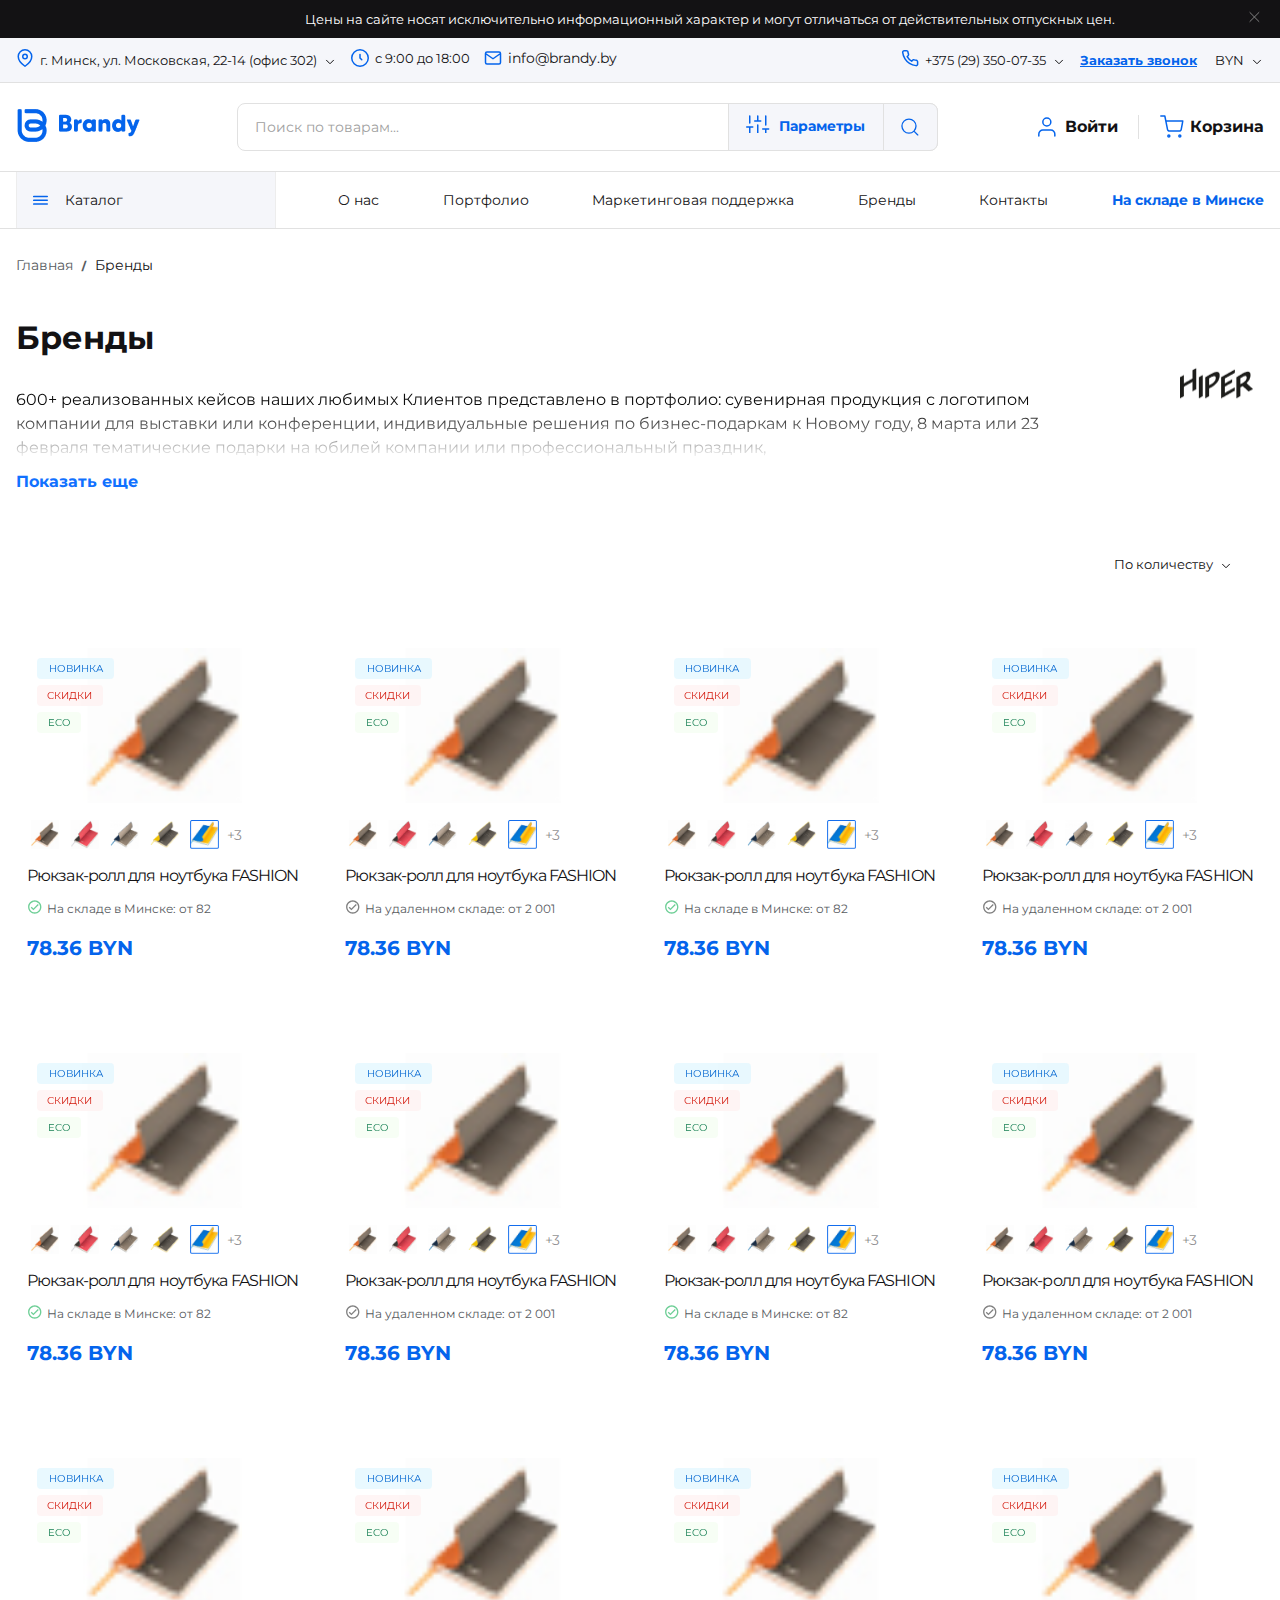
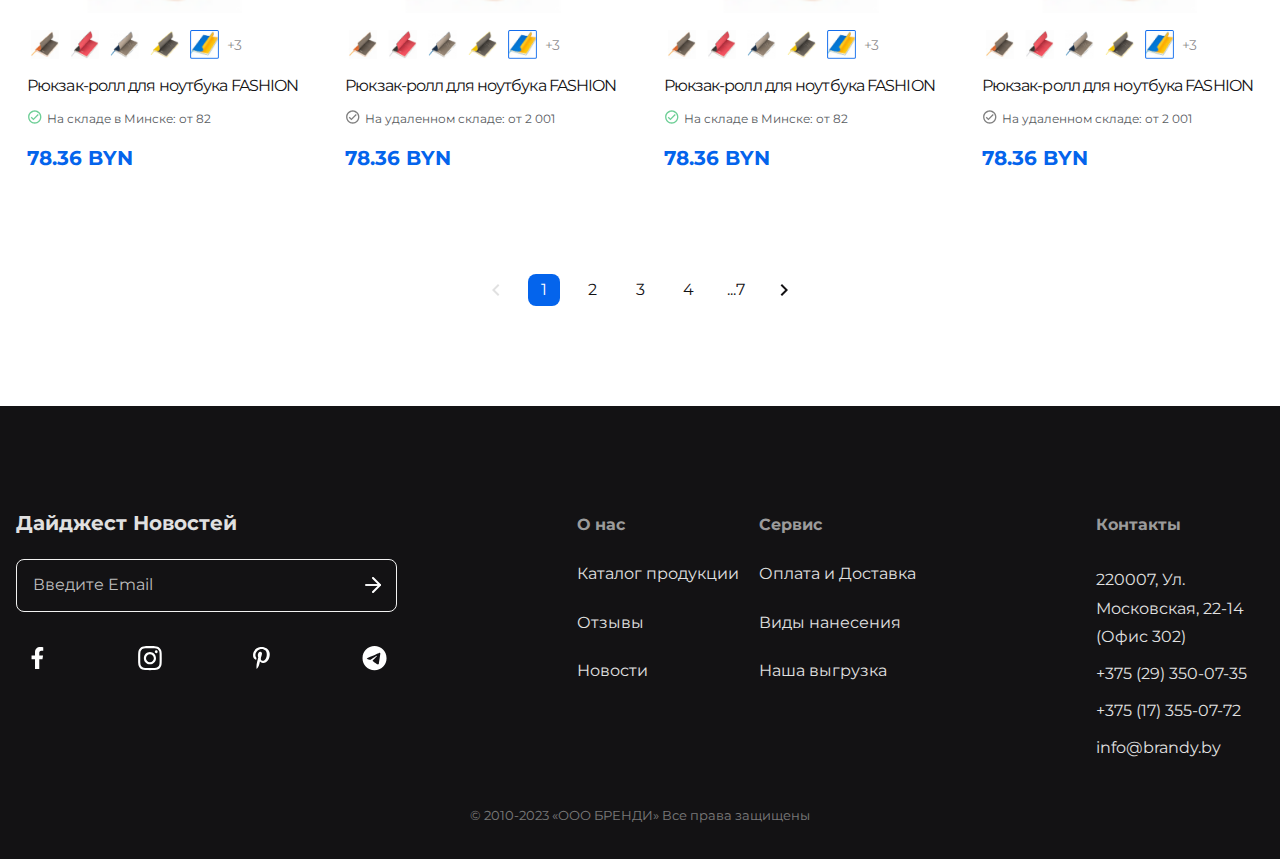
<file: src/pages/brands-single/brands-single.html>
<!DOCTYPE html>
<html lang="en">
<head>
    <meta charset="UTF-8">
    <meta name="viewport" content="width=device-width, initial-scale=1.0">
    <link rel="stylesheet" href="./brands-single.css">
    <title>Document</title>
</head>
<body>
    <div class="overlay"></div>
    <div class="modal-contact">
        <div class="modal-head">
            <span class="modal-close">
                <svg xmlns="http://www.w3.org/2000/svg" width="24" height="24" viewBox="0 0 24 24" fill="none">
                    <path d="M21 20.5L3 2.5M21.0001 2.5L3 20.5001" stroke="#0464EC" stroke-width="1.5" stroke-linecap="round" stroke-linejoin="round"/>
                  </svg>
            </span>
        </div>
        <div class="modal-body">
            <div class="text">
                <h3>Просто напишите ваш телефон, мы перезвоним</h3>
                <p>Наш менеджер перезвонит вам в ближайшее время</p>
            </div>

            <form>
                <div class="input-wrapper">
                    <input type="tel" class="modal-contact-tel">
                    <div class="select-wrap">
                        <div class="select country">
                            <img data-current="0" src="../../assets/images/icons8-беларусь-30.png" alt="icon">
                        </div>
                        <ul class="select-list">
                            <li data-value="0"><img src="../../assets/images/icons8-беларусь-30.png" alt="icon"></li>
                            <li data-value="1"><img src="../../assets/images/icons8-россия-30.png" alt="icon"></li>
                        </ul>
                    </div>
                </div>

                <button type="submit">Заказать звонок</button>
                <p>Нажимая на кнопку «Отправить», я даю согласие на обработку персональных данных, как это описано в <a href="#">«Соглашении об использовании сайта»</a></p>
            </form>
        </div>

    </div>
    <div class="attention">
        <div class="content">
            <p>Цены на сайте носят исключительно информационный характер и могут отличаться от действительных отпускных цен.</p>
            <span class="attention-close">
                <svg xmlns="http://www.w3.org/2000/svg" width="19" height="18" viewBox="0 0 19 18" fill="none">
                    <path d="M13.918 4.5L4.91797 13.5M4.91797 4.5L13.918 13.5" stroke="#828282" stroke-linecap="round" stroke-linejoin="round"/>
                </svg>
            </span>
        </div>
    </div>
    <header class="header">
        <div class="header-pc">
            <div class="contacts-row">
                <div class="content">
                    <div class="contacts-row-col">
                        <div class="select-wrap">
                            <div class="select header-location">
                                <p data-current="0">г. Минск, ул. Московская, 22-14 (офис 302)</p>
                            </div>
                            <ul class="select-list">
                                <li data-value="0">г. Минск, ул. Московская, 22-14 (офис 302)</li>
                                <li data-value="1">г. Минск, ул. Тростенецкая, д. 5/16</li>
                            </ul>
                        </div>
                        <p class="time">с 9:00 до 18:00</p>
                        <a href="mailto:info@brandy.by" class="mail">info@brandy.by</a>
                    </div>
                    <div class="contacts-row-col">
                        <div class="select-wrap">
                            <div class="select header-phones">
                                <p data-current="0">+375 (29) 350-07-35</p>
                            </div>
                            <ul class="select-list">
                                <li data-value="0">+375 (29) 350-07-35</li>
                                <li data-value="1">+375 (17) 355-07-72</li>
                            </ul>
                        </div>
                        <a class="callme" href="#">Заказать звонок</a>
                        <div class="select-wrap">
                            <div class="select header-lang">
                                <p data-current="0">BYN</p>
                            </div>
                            <ul class="select-list">
                                <li data-value="0">BYN</li>
                                <li data-value="1">RUB</li>
                            </ul>
                        </div>
                    </div>
                </div>
            </div>
            <div class="main-row">
                <div class="content">
                    <a href="/" class="logo">
                        <img src="../../assets/images/logo.png" alt="logo">
                    </a>
                    <div class="search-wrapper">
                        <div class="input-wrapper">
                            <input class="search-input" type="text" placeholder="Поиск по товарам...">
                            <div class="search-btns">
                                <button type="button" class="params">
                                    Параметры
                                </button>
                                <button type="submit" class="search-btn">
                                    <svg xmlns="http://www.w3.org/2000/svg" width="25" height="24" viewBox="0 0 25 24" fill="none">
                                        <path d="M21.33 21L16.98 16.65M19.33 11C19.33 15.4183 15.7482 19 11.33 19C6.91168 19 3.32996 15.4183 3.32996 11C3.32996 6.58172 6.91168 3 11.33 3C15.7482 3 19.33 6.58172 19.33 11Z" stroke="#0464EC" stroke-width="1.5" stroke-linecap="round" stroke-linejoin="round"/>
                                    </svg>
                                </button>
                            </div>
                        </div>
                        <div class="params-panel">
                            <div class="select-wrap">
                                <div class="select color-select">
                                    <p data-current="0">Цвет</p>
                                </div>
                                <ul class="select-list">
                                    <li data-value="1">Черный</li>
                                    <li data-value="2">Красный</li>
                                </ul>
                            </div>
                            <input type="text" placeholder="Цена, от">
                            <input type="text" placeholder="Цена, до">
                        </div>
                        <ul class="results">
                            <li>
                                <img src="../../assets/images/main-page/card-bg.png" alt="product-img">
                                <p>Ежедневник Portobello Trend, Sky, недатированный...</p>
                            </li>
                            <li>
                                <img src="../../assets/images/main-page/card-bg.png" alt="product-img">
                                <p>Ежедневник Portobello Trend, Sky, недатированный...</p>
                            </li>
                            <li>
                                <img src="../../assets/images/main-page/card-bg.png" alt="product-img">
                                <p>Ежедневник Portobello Trend, Sky, недатированный...</p>
                            </li>
                        </ul>
                    </div>
                    <div class="links">
                        <a  href="#">
                            <svg xmlns="http://www.w3.org/2000/svg" width="25" height="24" viewBox="0 0 25 24" fill="none">
                                <path d="M20.83 21V19C20.83 17.9391 20.4085 16.9217 19.6584 16.1716C18.9082 15.4214 17.8908 15 16.83 15H8.82996C7.76909 15 6.75167 15.4214 6.00153 16.1716C5.25138 16.9217 4.82996 17.9391 4.82996 19V21" stroke="#0464EC" stroke-width="1.5" stroke-linecap="round" stroke-linejoin="round"/>
                                <path d="M12.83 11C15.0391 11 16.83 9.20914 16.83 7C16.83 4.79086 15.0391 3 12.83 3C10.6208 3 8.82996 4.79086 8.82996 7C8.82996 9.20914 10.6208 11 12.83 11Z" stroke="#0464EC" stroke-width="1.5" stroke-linecap="round" stroke-linejoin="round"/>
                              </svg>
                              Войти
                        </a>
                        <a href="#">
                            <svg xmlns="http://www.w3.org/2000/svg" width="25" height="24" viewBox="0 0 25 24" fill="none">
                                <g clip-path="url(#clip0_539_4193)">
                                  <path d="M1.82996 1H5.82996L8.50996 14.39C8.6014 14.8504 8.85186 15.264 9.2175 15.5583C9.58314 15.8526 10.0407 16.009 10.51 16H20.23C20.6993 16.009 21.1568 15.8526 21.5224 15.5583C21.888 15.264 22.1385 14.8504 22.23 14.39L23.83 6H6.82996M10.83 21C10.83 21.5523 10.3822 22 9.82996 22C9.27767 22 8.82996 21.5523 8.82996 21C8.82996 20.4477 9.27767 20 9.82996 20C10.3822 20 10.83 20.4477 10.83 21ZM21.83 21C21.83 21.5523 21.3822 22 20.83 22C20.2777 22 19.83 21.5523 19.83 21C19.83 20.4477 20.2777 20 20.83 20C21.3822 20 21.83 20.4477 21.83 21Z" stroke="#0464EC" stroke-width="1.5" stroke-linecap="round" stroke-linejoin="round"/>
                                </g>
                                <defs>
                                  <clipPath id="clip0_539_4193">
                                    <rect width="24" height="24" fill="white" transform="translate(0.829956)"/>
                                  </clipPath>
                                </defs>
                              </svg>
                              Корзина
                        </a>
                    </div>
                </div>
            </div>
            <div class="navigation-block">
                <div class="content">
                    <nav class="navigation">
                        <div class="navigation-catalog">
                            <span class="catalog open-catalog-popup">Каталог</span>
                            <div class="catalog-popup">
                                <ul class=" catalog-tabs-panel">
                                    <li class="catalog-dropright active" data-num="0" ><a href="#">Ручки</a></li>
                                    <li class="catalog-dropright" data-num="1"><a href="#">Ежедневники под
                                        нанесение логотипа</a></li>
                                    <li class="catalog-dropright" data-num="2"><a href="#">Подарочные наборы</a></li>
                                    <li class="catalog-dropright" data-num="3"><a href="#">IT-сфера</a></li>
                                    <li class="catalog-dropright" data-num="4"><a href="#">Товары для
                                        здоровья и красоты</a></li>
                                    <li class="catalog-dropright" data-num="5"><a href="#">Электроника</a></li>
                                    <li class="catalog-dropright" data-num="6"><a href="#">Промо-сувениры</a></li>
                                    <li class="catalog-dropright" data-num="7"><a href="#">Текстильная продукция</a></li>
                                    <li class="catalog-dropright" data-num="8"><a href="#">Сумки и рюкзаки</a></li>
                                    <li class="catalog-dropright" data-num="9"><a href="#">Подарочные наборы</a></li>
                                    <li class="catalog-dropright" data-num="10"><a href="#">IT-сфера</a></li>
                                    <li class="catalog-dropright" data-num="11"><a href="#">Товары для
                                        здоровья и красоты</a></li>
                                </ul>
                                <div class="catalog-item-content">
                                    <div class=" catalog-tab-container">
                                        <div data-num="0" class="tab-content active">
                                            <div class="catalog-submenu">
                                                <img src="../../assets/images/main-page/1_pen_brandy 1.png" alt="category-image" width="85" height="85">
                                                <ul>
                                                    <li><a href="#">Ручки UMA</a></li>
                                                    <li><a href="#">Ручки Mypen</a></li>
                                                    <li><a href="#">Ручки Portobello</a></li>
                                                    <li><a href="#">Ручки Senator</a></li>
                                                    <li><a href="#">Ручки Senator</a></li>
                                                    <li><a href="#">Ручки Senator</a></li>
                                                </ul>
                                            </div>
                                        </div>
                                        <div data-num="1" class="tab-content">
                                            <div class="catalog-submenu">
                                                <img src="../../assets/images/main-page/2_book_brandy 1.png" alt="category-image" width="85" height="85">
                                                <ul>
                                                    <li><a href="#">Ручки UMA</a></li>
                                                    <li><a href="#">Ручки Mypen</a></li>
                                                    <li><a href="#">Ручки Portobello</a></li>
                                                    <li><a href="#">Ручки Senator</a></li>
                                                    <li><a href="#">Ручки Senator</a></li>
                                                    <li><a href="#">Ручки Senator</a></li>
                                                </ul>
                                            </div>
                                        </div>
                                        <div data-num="2" class="tab-content">
                                            <div class="catalog-submenu">
                                                <img src="../../assets/images/main-page/4_book_brandy 1.png" alt="category-image" width="85" height="85">
                                                <ul>
                                                    <li><a href="#">Ручки UMA</a></li>
                                                    <li><a href="#">Ручки Mypen</a></li>
                                                    <li><a href="#">Ручки Portobello</a></li>
                                                    <li><a href="#">Ручки Senator</a></li>
                                                    <li><a href="#">Ручки Senator</a></li>
                                                    <li><a href="#">Ручки Senator</a></li>
                                                </ul>
                                            </div>
                                        </div>
                                        <div data-num="3" class="tab-content">
                                            <div class="catalog-submenu">
                                                <img src="../../assets/images/main-page/1_pen_brandy 1.png" alt="category-image" width="85" height="85">
                                                <ul>
                                                    <li><a href="#">item</a></li>
                                                    <li><a href="#">item</a></li>
                                                    <li><a href="#">item</a></li>
                                                    <li><a href="#">item</a></li>
                                                    <li><a href="#">item</a></li>
                                                </ul>
                                            </div>
                                        </div>
                                        <div data-num="4" class="tab-content">
                                            <div class="catalog-submenu">
                                                <img src="../../assets/images/main-page/6image.png" alt="category-image" width="85" height="85">
                                                <ul>
                                                    <li><a href="#">item</a></li>
                                                    <li><a href="#">item</a></li>
                                                    <li><a href="#">item</a></li>
                                                    <li><a href="#">item</a></li>
                                                    <li><a href="#">item</a></li>
                                                </ul>
                                            </div>
                                        </div>
                                        <div data-num="5" class="tab-content">
                                            <div class="catalog-submenu">
                                                <img src="../../assets/images/main-page/1_pen_brandy 1.png" alt="category-image" width="85" height="85">
                                                <ul>
                                                    <li><a href="#">item</a></li>
                                                    <li><a href="#">item</a></li>
                                                    <li><a href="#">item</a></li>
                                                    <li><a href="#">item</a></li>
                                                    <li><a href="#">item</a></li>
                                                </ul>
                                            </div>
                                        </div>
                                        <div data-num="6" class="tab-content">
                                            <div class="catalog-submenu">
                                                <img src="../../assets/images/main-page/1_pen_brandy 1.png" alt="category-image" width="85" height="85">
                                                <ul>
                                                    <li><a href="#">item</a></li>
                                                    <li><a href="#">item</a></li>
                                                    <li><a href="#">item</a></li>
                                                    <li><a href="#">item</a></li>
                                                    <li><a href="#">item</a></li>
                                                </ul>
                                            </div>
                                        </div>
                                        <div data-num="7" class="tab-content">
                                            <div class="catalog-submenu">
                                                <img src="../../assets/images/main-page/1_pen_brandy 1.png" alt="category-image" width="85" height="85">
                                                <ul>
                                                    <li><a href="#">item</a></li>
                                                    <li><a href="#">item</a></li>
                                                    <li><a href="#">item</a></li>
                                                    <li><a href="#">item</a></li>
                                                    <li><a href="#">item</a></li>
                                                </ul>
                                            </div>
                                        </div>
                                        <div data-num="8" class="tab-content">
                                            <div class="catalog-submenu">
                                                <img src="../../assets/images/main-page/1_pen_brandy 1.png" alt="category-image" width="85" height="85">
                                                <ul>
                                                    <li><a href="#">item</a></li>
                                                    <li><a href="#">item</a></li>
                                                    <li><a href="#">item</a></li>
                                                    <li><a href="#">item</a></li>
                                                    <li><a href="#">item</a></li>
                                                </ul>
                                            </div>
                                        </div>
                                        <div data-num="9" class="tab-content">
                                            <div class="catalog-submenu">
                                                <img src="../../assets/images/main-page/1_pen_brandy 1.png" alt="category-image" width="85" height="85">
                                                <ul>
                                                    <li><a href="#">item</a></li>
                                                    <li><a href="#">item</a></li>
                                                    <li><a href="#">item</a></li>
                                                    <li><a href="#">item</a></li>
                                                    <li><a href="#">item</a></li>
                                                </ul>
                                            </div>
                                        </div>
                                        <div data-num="10" class="tab-content">
                                            <div class="catalog-submenu">
                                                <img src="../../assets/images/main-page/1_pen_brandy 1.png" alt="category-image" width="85" height="85">
                                                <ul>
                                                    <li><a href="#">item</a></li>
                                                    <li><a href="#">item</a></li>
                                                    <li><a href="#">item</a></li>
                                                    <li><a href="#">item</a></li>
                                                    <li><a href="#">item</a></li>
                                                </ul>
                                            </div>
                                        </div>
                                        <div data-num="11" class="tab-content">
                                            <div class="catalog-submenu">
                                                <img src="../../assets/images/main-page/1_pen_brandy 1.png" alt="category-image" width="85" height="85">
                                                <ul>
                                                    <li><a href="#">item</a></li>
                                                    <li><a href="#">item</a></li>
                                                    <li><a href="#">item</a></li>
                                                    <li><a href="#">item</a></li>
                                                    <li><a href="#">item</a></li>
                                                </ul>
                                            </div>
                                        </div>
                                    </div>
                                </div>

                            </div>
                        </div>

                        <ul>
                            <li><a href="#">О нас</a></li>
                            <li><a href="#">Портфолио</a></li>
                            <li><a href="#">Маркетинговая поддержка</a></li>
                            <li><a href="#">Бренды</a></li>
                            <li><a href="#">Контакты</a></li>
                            <li><a href="#">На складе в Минске</a></li>
                        </ul>
                    </nav>
                </div>
            </div>
        </div>
        <div class="header-mobile">
            <div class="content">
                <div class="header-mobile-wrap">
                    <span class="burger-btn">
                        <svg xmlns="http://www.w3.org/2000/svg" width="25" height="24" viewBox="0 0 25 24" fill="none">
                            <g clip-path="url(#clip0_947_8898)">
                              <line x1="5.97003" y1="6.25" x2="19.5191" y2="6.25" stroke="#0464EC" stroke-width="1.5" stroke-linecap="round"/>
                              <line x1="5.96997" y1="11.25" x2="19.519" y2="11.25" stroke="#0464EC" stroke-width="1.5" stroke-linecap="round"/>
                              <line x1="5.96997" y1="16.25" x2="19.519" y2="16.25" stroke="#0464EC" stroke-width="1.5" stroke-linecap="round"/>
                            </g>
                            <defs>
                              <clipPath id="clip0_947_8898">
                                <rect width="24" height="24" fill="white" transform="translate(0.744568)"/>
                              </clipPath>
                            </defs>
                          </svg>
                    </span>
                    <a href="tel:+37500000000">
                        <svg width="43" height="42" viewBox="0 0 43 42" fill="none" xmlns="http://www.w3.org/2000/svg">
                            <path opacity="0.4" d="M0.372559 21C0.372559 32.598 9.77458 42 21.3726 42C32.9705 42 42.3726 32.598 42.3726 21C42.3726 9.40202 32.9705 0 21.3726 0C9.77458 0 0.372559 9.40202 0.372559 21Z" fill="#FF4C00"/>
                            <path d="M21.3726 36.3736C12.882 36.3736 5.99896 29.4906 5.99896 21C5.99896 12.5094 12.882 5.6264 21.3726 5.6264C29.8632 5.6264 36.7462 12.5094 36.7462 21C36.7462 29.4906 29.8632 36.3736 21.3726 36.3736Z" fill="#FF4C00" stroke="#FF4C00" stroke-width="1.2528"/>
                            <path d="M28.9761 24.8776V27.1276C28.977 27.3364 28.9342 27.5432 28.8505 27.7346C28.7668 27.926 28.6441 28.0978 28.4902 28.239C28.3363 28.3802 28.1546 28.4877 27.9567 28.5546C27.7588 28.6215 27.5492 28.6464 27.3411 28.6276C25.0333 28.3768 22.8164 27.5882 20.8686 26.3251C19.0565 25.1736 17.5201 23.6372 16.3686 21.8251C15.1011 19.8685 14.3123 17.6408 14.0661 15.3226C14.0474 15.1152 14.0721 14.9061 14.1385 14.7088C14.205 14.5114 14.3118 14.3301 14.4522 14.1763C14.5926 14.0225 14.7635 13.8996 14.954 13.8155C15.1445 13.7313 15.3504 13.6878 15.5586 13.6876H17.8086C18.1726 13.684 18.5255 13.8129 18.8015 14.0502C19.0774 14.2876 19.2577 14.6172 19.3086 14.9776C19.4036 15.6976 19.5797 16.4046 19.8336 17.0851C19.9346 17.3535 19.9564 17.6453 19.8966 17.9257C19.8368 18.2062 19.6978 18.4637 19.4961 18.6676L18.5436 19.6201C19.6113 21.4977 21.166 23.0524 23.0436 24.1201L23.9961 23.1676C24.2001 22.9659 24.4575 22.827 24.738 22.7671C25.0185 22.7073 25.3102 22.7292 25.5786 22.8301C26.2591 23.084 26.9661 23.2601 27.6861 23.3551C28.0505 23.4065 28.3832 23.59 28.621 23.8707C28.8589 24.1514 28.9853 24.5098 28.9761 24.8776Z" stroke="white" stroke-width="1.5" stroke-linecap="round" stroke-linejoin="round"/>
                            </svg>

                    </a>
                    <a href="/" class="logo">
                        <img src="../../assets/images/logo.png" alt="logo" width="91" height="24">
                    </a>
                    <a href="#">
                        <svg xmlns="http://www.w3.org/2000/svg" width="24" height="24" viewBox="0 0 24 24" fill="none">
                            <path d="M20 21V19C20 17.9391 19.5786 16.9217 18.8284 16.1716C18.0783 15.4214 17.0609 15 16 15H8C6.93913 15 5.92172 15.4214 5.17157 16.1716C4.42143 16.9217 4 17.9391 4 19V21" stroke="#0464EC" stroke-width="1.5" stroke-linecap="round" stroke-linejoin="round"/>
                            <path d="M12 11C14.2091 11 16 9.20914 16 7C16 4.79086 14.2091 3 12 3C9.79086 3 8 4.79086 8 7C8 9.20914 9.79086 11 12 11Z" stroke="#0464EC" stroke-width="1.5" stroke-linecap="round" stroke-linejoin="round"/>
                          </svg>
                    </a>
                    <a href="#">
                        <svg xmlns="http://www.w3.org/2000/svg" width="25" height="25" viewBox="0 0 25 25" fill="none">
                            <g clip-path="url(#clip0_947_8909)">
                              <path d="M1.47681 1.25H5.47681L8.15681 14.64C8.24825 15.1004 8.49872 15.514 8.86435 15.8083C9.22999 16.1026 9.6875 16.259 10.1568 16.25H19.8768C20.3461 16.259 20.8036 16.1026 21.1693 15.8083C21.5349 15.514 21.7854 15.1004 21.8768 14.64L23.4768 6.25H6.47681M10.4768 21.25C10.4768 21.8023 10.0291 22.25 9.47681 22.25C8.92452 22.25 8.47681 21.8023 8.47681 21.25C8.47681 20.6977 8.92452 20.25 9.47681 20.25C10.0291 20.25 10.4768 20.6977 10.4768 21.25ZM21.4768 21.25C21.4768 21.8023 21.0291 22.25 20.4768 22.25C19.9245 22.25 19.4768 21.8023 19.4768 21.25C19.4768 20.6977 19.9245 20.25 20.4768 20.25C21.0291 20.25 21.4768 20.6977 21.4768 21.25Z" stroke="#0464EC" stroke-width="1.5" stroke-linecap="round" stroke-linejoin="round"/>
                            </g>
                            <defs>
                              <clipPath id="clip0_947_8909">
                                <rect width="24" height="24" fill="white" transform="translate(0.476807 0.25)"/>
                              </clipPath>
                            </defs>
                          </svg>
                          <span class="cart-counter">45</span>
                    </a>
                </div>
                <div class="mobile-menu">
                    <div class="mobile-head">
                        <span class="burger-close-btn">
                            <svg xmlns="http://www.w3.org/2000/svg" width="25" height="24" viewBox="0 0 25 24" fill="none">
                                <g clip-path="url(#clip0_917_5080)">
                                  <path d="M5.24463 19.5L12.7447 12M12.7447 12L20.2446 4.5M12.7447 12L5.24463 4.5M12.7447 12L20.2446 19.5" stroke="#0464EC" stroke-width="1.5" stroke-linecap="round" stroke-linejoin="round"/>
                                </g>
                                <defs>
                                  <clipPath id="clip0_917_5080">
                                    <rect width="24" height="24" fill="white" transform="translate(0.744629)"/>
                                  </clipPath>
                                </defs>
                              </svg>
                        </span>
                        <a href="tel:+37500000000">
                            <svg width="43" height="42" viewBox="0 0 43 42" fill="none" xmlns="http://www.w3.org/2000/svg">
                                <path opacity="0.4" d="M0.372559 21C0.372559 32.598 9.77458 42 21.3726 42C32.9705 42 42.3726 32.598 42.3726 21C42.3726 9.40202 32.9705 0 21.3726 0C9.77458 0 0.372559 9.40202 0.372559 21Z" fill="#FF4C00"/>
                                <path d="M21.3726 36.3736C12.882 36.3736 5.99896 29.4906 5.99896 21C5.99896 12.5094 12.882 5.6264 21.3726 5.6264C29.8632 5.6264 36.7462 12.5094 36.7462 21C36.7462 29.4906 29.8632 36.3736 21.3726 36.3736Z" fill="#FF4C00" stroke="#FF4C00" stroke-width="1.2528"/>
                                <path d="M28.9761 24.8776V27.1276C28.977 27.3364 28.9342 27.5432 28.8505 27.7346C28.7668 27.926 28.6441 28.0978 28.4902 28.239C28.3363 28.3802 28.1546 28.4877 27.9567 28.5546C27.7588 28.6215 27.5492 28.6464 27.3411 28.6276C25.0333 28.3768 22.8164 27.5882 20.8686 26.3251C19.0565 25.1736 17.5201 23.6372 16.3686 21.8251C15.1011 19.8685 14.3123 17.6408 14.0661 15.3226C14.0474 15.1152 14.0721 14.9061 14.1385 14.7088C14.205 14.5114 14.3118 14.3301 14.4522 14.1763C14.5926 14.0225 14.7635 13.8996 14.954 13.8155C15.1445 13.7313 15.3504 13.6878 15.5586 13.6876H17.8086C18.1726 13.684 18.5255 13.8129 18.8015 14.0502C19.0774 14.2876 19.2577 14.6172 19.3086 14.9776C19.4036 15.6976 19.5797 16.4046 19.8336 17.0851C19.9346 17.3535 19.9564 17.6453 19.8966 17.9257C19.8368 18.2062 19.6978 18.4637 19.4961 18.6676L18.5436 19.6201C19.6113 21.4977 21.166 23.0524 23.0436 24.1201L23.9961 23.1676C24.2001 22.9659 24.4575 22.827 24.738 22.7671C25.0185 22.7073 25.3102 22.7292 25.5786 22.8301C26.2591 23.084 26.9661 23.2601 27.6861 23.3551C28.0505 23.4065 28.3832 23.59 28.621 23.8707C28.8589 24.1514 28.9853 24.5098 28.9761 24.8776Z" stroke="white" stroke-width="1.5" stroke-linecap="round" stroke-linejoin="round"/>
                                </svg>

                        </a>
                        <a href="/" class="logo">
                            <img src="../../assets/images/logo.png" alt="logo" width="91" height="24">
                        </a>
                        <a href="#">
                            <svg xmlns="http://www.w3.org/2000/svg" width="24" height="24" viewBox="0 0 24 24" fill="none">
                                <path d="M20 21V19C20 17.9391 19.5786 16.9217 18.8284 16.1716C18.0783 15.4214 17.0609 15 16 15H8C6.93913 15 5.92172 15.4214 5.17157 16.1716C4.42143 16.9217 4 17.9391 4 19V21" stroke="#0464EC" stroke-width="1.5" stroke-linecap="round" stroke-linejoin="round"/>
                                <path d="M12 11C14.2091 11 16 9.20914 16 7C16 4.79086 14.2091 3 12 3C9.79086 3 8 4.79086 8 7C8 9.20914 9.79086 11 12 11Z" stroke="#0464EC" stroke-width="1.5" stroke-linecap="round" stroke-linejoin="round"/>
                              </svg>
                        </a>
                        <a href="#">
                            <svg xmlns="http://www.w3.org/2000/svg" width="25" height="25" viewBox="0 0 25 25" fill="none">
                                <g clip-path="url(#clip0_947_8909)">
                                  <path d="M1.47681 1.25H5.47681L8.15681 14.64C8.24825 15.1004 8.49872 15.514 8.86435 15.8083C9.22999 16.1026 9.6875 16.259 10.1568 16.25H19.8768C20.3461 16.259 20.8036 16.1026 21.1693 15.8083C21.5349 15.514 21.7854 15.1004 21.8768 14.64L23.4768 6.25H6.47681M10.4768 21.25C10.4768 21.8023 10.0291 22.25 9.47681 22.25C8.92452 22.25 8.47681 21.8023 8.47681 21.25C8.47681 20.6977 8.92452 20.25 9.47681 20.25C10.0291 20.25 10.4768 20.6977 10.4768 21.25ZM21.4768 21.25C21.4768 21.8023 21.0291 22.25 20.4768 22.25C19.9245 22.25 19.4768 21.8023 19.4768 21.25C19.4768 20.6977 19.9245 20.25 20.4768 20.25C21.0291 20.25 21.4768 20.6977 21.4768 21.25Z" stroke="#0464EC" stroke-width="1.5" stroke-linecap="round" stroke-linejoin="round"/>
                                </g>
                                <defs>
                                  <clipPath id="clip0_947_8909">
                                    <rect width="24" height="24" fill="white" transform="translate(0.476807 0.25)"/>
                                  </clipPath>
                                </defs>
                              </svg>
                              <span class="cart-counter">45</span>
                        </a>
                    </div>
                    <div class="mobile-body-inner">
                        <ul class="mobile-body">
                            <li>
                                <a class="dropdown" href="#">Каталог</a>
                                <ul class="dropdown-list">
                                    <li class="dropright">
                                        <a href="#">Ручки</a>
                                        <div class="dropright-screen ">
                                            <p class="back">Назад</p>
                                            <ul>
                                                <li><a href="#">Ручки Mypen</a></li>
                                                <li><a href="#">Ручки Mypen</a></li>
                                                <li><a href="#">Ручки Mypen</a></li>
                                                <li><a href="#">Ручки Mypen</a></li>
                                                <li><a href="#">Ручки Mypen</a></li>
                                                <li><a href="#">Ручки Mypen</a></li>
                                                <li><a href="#">Ручки Mypen</a></li>
                                                <li><a href="#">Ручки Mypen</a></li>
                                                <li><a href="#">Ручки Mypen</a></li>
                                                <li><a href="#">Ручки Mypen</a></li>
                                            </ul>
                                        </div>
                                    </li>
                                    <li class="dropright">
                                         <a href="#">Ежедневники под нанесение логотипа</a>
                                         <div class="dropright-screen ">
                                            <p class="back">Назад</p>
                                            <ul>
                                                <li><a href="#">Ежедневники под нанесение логотипа</a></li>
                                                <li><a href="#">Ежедневники под нанесение логотипа</a></li>
                                                <li><a href="#">Ежедневники под нанесение логотипа</a></li>
                                                <li><a href="#">Ежедневники под нанесение логотипа</a></li>
                                                <li><a href="#">Ежедневники под нанесение логотипа</a></li>
                                                <li><a href="#">Ежедневники под нанесение логотипа</a></li>
                                                <li><a href="#">Ежедневники под нанесение логотипа</a></li>
                                                <li><a href="#">Ежедневники под нанесение логотипа</a></li>
                                                <li><a href="#">Ежедневники под нанесение логотипа</a></li>
                                                <li><a href="#">Ежедневники под нанесение логотипа</a></li>
                                            </ul>
                                        </div>
                                        </li>
                                    <li class="dropright">
                                        <a href="#">Подарочные наборы</a>
                                        <div class="dropright-screen ">
                                            <p class="back">Назад</p>
                                            <ul>
                                                <li><a href="#">Подарочные наборы</a></li>
                                            <li><a href="#">Подарочные наборы</a></li>
                                            <li><a href="#">Подарочные наборы</a></li>
                                            <li><a href="#">Подарочные наборы</a></li>
                                            <li><a href="#">Подарочные наборы</a></li>
                                            </ul>
                                        </div>
                                    </li>
                                    <li class="dropright">
                                         <a href="#">IT-сфера</a>
                                         <div class="dropright-screen ">
                                            <p class="back">Назад</p>
                                            <ul>
                                                <li><a href="#">IT-сфера</a></li>
                                                <li><a href="#">IT-сфера</a></li>
                                                <li><a href="#">IT-сфера</a></li>
                                            </ul>
                                        </div>

                                    </li>
                                    <li class="dropright"> <a href="#">Товары для здоровья и красоты</a></li>
                                    <li class="dropright"> <a href="#">Электроника</a></li>
                                    <li class="dropright"> <a href="#">Промо-сувениры</a></li>
                                    <li class="dropright"> <a href="#">Текстильная продукция</a></li>
                                    <li class="dropright"> <a href="#">Сумки и рюкзаки</a></li>
                                    <li class="dropright"> <a href="#">Сумки и рюкзаки</a></li>
                                </ul>
                            </li>
                            <li><a href="#">О нас</a></li>
                            <li><a href="#">Портфолио</a></li>
                            <li><a href="#">Маркетинговая поддержка</a></li>
                            <li><a href="#">Бренды</a></li>
                            <li><a href="#">Контакты</a></li>
                            <li><a href="#">На складе в Минске</a></li>
                        </ul>
                        <div class="mobile-contacts">
                            <span>Заказать звонок</span>
                            <div class="select-wrap lang-wrap">
                                <div class="select header-lang">
                                    <p data-current="0">BYN</p>
                                </div>
                                <ul class="select-list">
                                    <li data-value="0">BYN</li>
                                    <li data-value="1">RUB</li>
                                </ul>
                            </div>
                            <div class="select-wrap">
                                <div class="select header-location">
                                    <p data-current="0">г. Минск, ул. Московская, 22-14 (офис 302)</p>
                                </div>
                                <ul class="select-list">
                                    <li data-value="0">г. Минск, ул. Московская, 22-14 (офис 302)</li>
                                    <li data-value="1">г. Минск, ул. Тростенецкая, д. 5/16</li>
                                </ul>
                            </div>
                            <p class="time">с 9:00 до 18:00</p>
                            <a href="mailto:info@brandy.by" class="mail">info@brandy.by</a>
                        </div>
                    </div>
                </div>
            </div>
        </div>
    </header>
    <main>
        <div class="head-row">
            <div class="content">
                <ul class="breadcrumbs">
                    <li><a href="/">Главная</a></li>
                    <li class="separator">/</li>
                    <li><a href="#" class="current-page">Бренды</a></li>
                </ul>
                <div class="head-row-info">
                    <div class="info">
                        <h1>Бренды</h1>
                        <div class="portfolio-info">
                            <p>600+ реализованных кейсов наших любимых Клиентов представлено
                                в портфолио: сувенирная продукция с логотипом компании для выставки или конференции, индивидуальные решения по бизнес-подаркам к Новому году, 8 марта или 23 февраля тематические подарки на юбилей компании или профессиональный праздник,</p>
                            <span>Показать еще </span>
                        </div>
                    </div>
                    <div class="brand-logo">
                        <img src="../../assets/images/hiper.png" alt="brand-logo" width="95" height="51">
                    </div>
                </div>


            </div>
        </div>
        <div class="brand-products">
            <div class="content">
                <div class="sort">
                    <div class="select-wrap">
                        <div class="select sort-select">
                            <p data-current="0">По количеству</p>
                        </div>
                        <ul class="select-list">
                            <li data-value="0">По количеству</li>
                            <li data-value="1">По цене</li>
                        </ul>
                    </div>
                </div>
                <div class="product-cards">
                    <div class="product-card-inner">
                        <div class="product-card">
                            <div class="gallery-images">
                                <div class="images">
                                    <img class="active" src="../../assets/images/main-page/product/bg (1).png" alt="gallery-image">
                                    <img src="../../assets/images/main-page/product/bg (2).png" alt="gallery-image">
                                    <img src="../../assets/images/main-page/product/bg (3).png" alt="gallery-image">
                                    <img src="../../assets/images/main-page/product/bg (4).png" alt="gallery-image">
                                    <img src="../../assets/images/main-page/product/bg.png" alt="gallery-image">
                                    <img src="../../assets/images/main-page/product/card-bg.png" alt="gallery-image">
                                    <img  src="../../assets/images/main-page/product/bg (1).png" alt="gallery-image">
                                    <img src="../../assets/images/main-page/product/bg (2).png" alt="gallery-image">
                                    <div class="labels">
                                        <span class="new-label">Новинка</span>
                                        <span class="on-sale">Скидки</span>
                                        <span class="eco">ECO</span>
                                    </div>
                                </div>
                                <div class="thumbs-inner">
                                    <ul class="thumbs">
                                        <li><img class="mini-img" src="../../assets/images/main-page/product/bg (1).png" alt="gallery-image"></li>
                                        <li><img class="mini-img" src="../../assets/images/main-page/product/bg (2).png" alt="gallery-image"></li>
                                        <li><img class="mini-img" src="../../assets/images/main-page/product/bg (3).png" alt="gallery-image"></li>
                                        <li><img class="mini-img" src="../../assets/images/main-page/product/bg (4).png" alt="gallery-image"></li>
                                        <li><img class="mini-img" src="../../assets/images/main-page/product/bg.png" alt="gallery-image"></li>
                                        <li><img class="mini-img" src="../../assets/images/main-page/product/card-bg.png" alt="gallery-image"></li>
                                        <li><img class="mini-img" src="../../assets/images/main-page/product/bg (1).png" alt="gallery-image"></li>
                                        <li><img class="mini-img" src="../../assets/images/main-page/product/bg (2).png" alt="gallery-image"></li>
                                    </ul>
                                    <p class="thumb-count">+ <span></span></p>
                                </div>

                            </div>
                            <p class="card-title">Рюкзак-ролл для ноутбука FASHION</p>
                            <span class="stock instock">
                                  На складе в Минске: от 82
                            </span>
                            <div class="price">
                                <p class="actual-price">78.36 BYN</p>
                                <!-- <span class="discount">0.60 BYN</span> -->
                            </div>
                            <a class="hidden-btn" href="#">Посмотреть</a>
                        </div>
                    </div>
                    <div class="product-card-inner">
                        <div class="product-card">
                            <div class="gallery-images">
                                <div class="images">
                                    <img class="active" src="../../assets/images/main-page/product/bg (1).png" alt="gallery-image">
                                    <img src="../../assets/images/main-page/product/bg (2).png" alt="gallery-image">
                                    <img src="../../assets/images/main-page/product/bg (3).png" alt="gallery-image">
                                    <img src="../../assets/images/main-page/product/bg (4).png" alt="gallery-image">
                                    <img src="../../assets/images/main-page/product/bg.png" alt="gallery-image">
                                    <img src="../../assets/images/main-page/product/card-bg.png" alt="gallery-image">
                                    <img  src="../../assets/images/main-page/product/bg (1).png" alt="gallery-image">
                                    <img src="../../assets/images/main-page/product/bg (2).png" alt="gallery-image">
                                    <div class="labels">
                                        <span class="new-label">Новинка</span>
                                        <span class="on-sale">Скидки</span>
                                        <span class="eco">ECO</span>
                                    </div>
                                </div>
                                <div class="thumbs-inner">
                                    <ul class="thumbs">
                                        <li><img class="mini-img" src="../../assets/images/main-page/product/bg (1).png" alt="gallery-image"></li>
                                        <li><img class="mini-img" src="../../assets/images/main-page/product/bg (2).png" alt="gallery-image"></li>
                                        <li><img class="mini-img" src="../../assets/images/main-page/product/bg (3).png" alt="gallery-image"></li>
                                        <li><img class="mini-img" src="../../assets/images/main-page/product/bg (4).png" alt="gallery-image"></li>
                                        <li><img class="mini-img" src="../../assets/images/main-page/product/bg.png" alt="gallery-image"></li>
                                        <li><img class="mini-img" src="../../assets/images/main-page/product/card-bg.png" alt="gallery-image"></li>
                                        <li><img class="mini-img" src="../../assets/images/main-page/product/bg (1).png" alt="gallery-image"></li>
                                        <li><img class="mini-img" src="../../assets/images/main-page/product/bg (2).png" alt="gallery-image"></li>
                                    </ul>
                                    <p class="thumb-count">+ <span></span></p>
                                </div>

                            </div>
                            <p class="card-title">Рюкзак-ролл для ноутбука FASHION</p>
                            <span class="stock remote">
                                На удаленном складе: от 2 001
                            </span>
                            <div class="price">
                                <p class="actual-price">78.36 BYN</p>
                                <!-- <span class="discount">0.60 BYN</span> -->
                            </div>
                            <a class="hidden-btn" href="#">Посмотреть</a>
                        </div>
                    </div>
                    <div class="product-card-inner">
                        <div class="product-card">
                            <div class="gallery-images">
                                <div class="images">
                                    <img class="active" src="../../assets/images/main-page/product/bg (1).png" alt="gallery-image">
                                    <img src="../../assets/images/main-page/product/bg (2).png" alt="gallery-image">
                                    <img src="../../assets/images/main-page/product/bg (3).png" alt="gallery-image">
                                    <img src="../../assets/images/main-page/product/bg (4).png" alt="gallery-image">
                                    <img src="../../assets/images/main-page/product/bg.png" alt="gallery-image">
                                    <img src="../../assets/images/main-page/product/card-bg.png" alt="gallery-image">
                                    <img  src="../../assets/images/main-page/product/bg (1).png" alt="gallery-image">
                                    <img src="../../assets/images/main-page/product/bg (2).png" alt="gallery-image">
                                    <div class="labels">
                                        <span class="new-label">Новинка</span>
                                        <span class="on-sale">Скидки</span>
                                        <span class="eco">ECO</span>
                                    </div>
                                </div>
                                <div class="thumbs-inner">
                                    <ul class="thumbs">
                                        <li><img class="mini-img" src="../../assets/images/main-page/product/bg (1).png" alt="gallery-image"></li>
                                        <li><img class="mini-img" src="../../assets/images/main-page/product/bg (2).png" alt="gallery-image"></li>
                                        <li><img class="mini-img" src="../../assets/images/main-page/product/bg (3).png" alt="gallery-image"></li>
                                        <li><img class="mini-img" src="../../assets/images/main-page/product/bg (4).png" alt="gallery-image"></li>
                                        <li><img class="mini-img" src="../../assets/images/main-page/product/bg.png" alt="gallery-image"></li>
                                        <li><img class="mini-img" src="../../assets/images/main-page/product/card-bg.png" alt="gallery-image"></li>
                                        <li><img class="mini-img" src="../../assets/images/main-page/product/bg (1).png" alt="gallery-image"></li>
                                        <li><img class="mini-img" src="../../assets/images/main-page/product/bg (2).png" alt="gallery-image"></li>
                                    </ul>
                                    <p class="thumb-count">+ <span></span></p>
                                </div>

                            </div>
                            <p class="card-title">Рюкзак-ролл для ноутбука FASHION</p>
                            <span class="stock instock">
                                  На складе в Минске: от 82
                            </span>
                            <div class="price">
                                <p class="actual-price">78.36 BYN</p>
                                <!-- <span class="discount">0.60 BYN</span> -->
                            </div>
                            <a class="hidden-btn" href="#">Посмотреть</a>
                        </div>
                    </div>
                    <div class="product-card-inner">
                        <div class="product-card">
                            <div class="gallery-images">
                                <div class="images">
                                    <img class="active" src="../../assets/images/main-page/product/bg (1).png" alt="gallery-image">
                                    <img src="../../assets/images/main-page/product/bg (2).png" alt="gallery-image">
                                    <img src="../../assets/images/main-page/product/bg (3).png" alt="gallery-image">
                                    <img src="../../assets/images/main-page/product/bg (4).png" alt="gallery-image">
                                    <img src="../../assets/images/main-page/product/bg.png" alt="gallery-image">
                                    <img src="../../assets/images/main-page/product/card-bg.png" alt="gallery-image">
                                    <img  src="../../assets/images/main-page/product/bg (1).png" alt="gallery-image">
                                    <img src="../../assets/images/main-page/product/bg (2).png" alt="gallery-image">
                                    <div class="labels">
                                        <span class="new-label">Новинка</span>
                                        <span class="on-sale">Скидки</span>
                                        <span class="eco">ECO</span>
                                    </div>
                                </div>
                                <div class="thumbs-inner">
                                    <ul class="thumbs">
                                        <li><img class="mini-img" src="../../assets/images/main-page/product/bg (1).png" alt="gallery-image"></li>
                                        <li><img class="mini-img" src="../../assets/images/main-page/product/bg (2).png" alt="gallery-image"></li>
                                        <li><img class="mini-img" src="../../assets/images/main-page/product/bg (3).png" alt="gallery-image"></li>
                                        <li><img class="mini-img" src="../../assets/images/main-page/product/bg (4).png" alt="gallery-image"></li>
                                        <li><img class="mini-img" src="../../assets/images/main-page/product/bg.png" alt="gallery-image"></li>
                                        <li><img class="mini-img" src="../../assets/images/main-page/product/card-bg.png" alt="gallery-image"></li>
                                        <li><img class="mini-img" src="../../assets/images/main-page/product/bg (1).png" alt="gallery-image"></li>
                                        <li><img class="mini-img" src="../../assets/images/main-page/product/bg (2).png" alt="gallery-image"></li>
                                    </ul>
                                    <p class="thumb-count">+ <span></span></p>
                                </div>

                            </div>
                            <p class="card-title">Рюкзак-ролл для ноутбука FASHION</p>
                            <span class="stock remote">
                                На удаленном складе: от 2 001
                            </span>
                            <div class="price">
                                <p class="actual-price">78.36 BYN</p>
                                <!-- <span class="discount">0.60 BYN</span> -->
                            </div>
                            <a class="hidden-btn" href="#">Посмотреть</a>
                        </div>
                    </div>
                    <div class="product-card-inner">
                        <div class="product-card">
                            <div class="gallery-images">
                                <div class="images">
                                    <img class="active" src="../../assets/images/main-page/product/bg (1).png" alt="gallery-image">
                                    <img src="../../assets/images/main-page/product/bg (2).png" alt="gallery-image">
                                    <img src="../../assets/images/main-page/product/bg (3).png" alt="gallery-image">
                                    <img src="../../assets/images/main-page/product/bg (4).png" alt="gallery-image">
                                    <img src="../../assets/images/main-page/product/bg.png" alt="gallery-image">
                                    <img src="../../assets/images/main-page/product/card-bg.png" alt="gallery-image">
                                    <img  src="../../assets/images/main-page/product/bg (1).png" alt="gallery-image">
                                    <img src="../../assets/images/main-page/product/bg (2).png" alt="gallery-image">
                                    <div class="labels">
                                        <span class="new-label">Новинка</span>
                                        <span class="on-sale">Скидки</span>
                                        <span class="eco">ECO</span>
                                    </div>
                                </div>
                                <div class="thumbs-inner">
                                    <ul class="thumbs">
                                        <li><img class="mini-img" src="../../assets/images/main-page/product/bg (1).png" alt="gallery-image"></li>
                                        <li><img class="mini-img" src="../../assets/images/main-page/product/bg (2).png" alt="gallery-image"></li>
                                        <li><img class="mini-img" src="../../assets/images/main-page/product/bg (3).png" alt="gallery-image"></li>
                                        <li><img class="mini-img" src="../../assets/images/main-page/product/bg (4).png" alt="gallery-image"></li>
                                        <li><img class="mini-img" src="../../assets/images/main-page/product/bg.png" alt="gallery-image"></li>
                                        <li><img class="mini-img" src="../../assets/images/main-page/product/card-bg.png" alt="gallery-image"></li>
                                        <li><img class="mini-img" src="../../assets/images/main-page/product/bg (1).png" alt="gallery-image"></li>
                                        <li><img class="mini-img" src="../../assets/images/main-page/product/bg (2).png" alt="gallery-image"></li>
                                    </ul>
                                    <p class="thumb-count">+ <span></span></p>
                                </div>

                            </div>
                            <p class="card-title">Рюкзак-ролл для ноутбука FASHION</p>
                            <span class="stock instock">
                                  На складе в Минске: от 82
                            </span>
                            <div class="price">
                                <p class="actual-price">78.36 BYN</p>
                                <!-- <span class="discount">0.60 BYN</span> -->
                            </div>
                            <a class="hidden-btn" href="#">Посмотреть</a>
                        </div>
                    </div>
                    <div class="product-card-inner">
                        <div class="product-card">
                            <div class="gallery-images">
                                <div class="images">
                                    <img class="active" src="../../assets/images/main-page/product/bg (1).png" alt="gallery-image">
                                    <img src="../../assets/images/main-page/product/bg (2).png" alt="gallery-image">
                                    <img src="../../assets/images/main-page/product/bg (3).png" alt="gallery-image">
                                    <img src="../../assets/images/main-page/product/bg (4).png" alt="gallery-image">
                                    <img src="../../assets/images/main-page/product/bg.png" alt="gallery-image">
                                    <img src="../../assets/images/main-page/product/card-bg.png" alt="gallery-image">
                                    <img  src="../../assets/images/main-page/product/bg (1).png" alt="gallery-image">
                                    <img src="../../assets/images/main-page/product/bg (2).png" alt="gallery-image">
                                    <div class="labels">
                                        <span class="new-label">Новинка</span>
                                        <span class="on-sale">Скидки</span>
                                        <span class="eco">ECO</span>
                                    </div>
                                </div>
                                <div class="thumbs-inner">
                                    <ul class="thumbs">
                                        <li><img class="mini-img" src="../../assets/images/main-page/product/bg (1).png" alt="gallery-image"></li>
                                        <li><img class="mini-img" src="../../assets/images/main-page/product/bg (2).png" alt="gallery-image"></li>
                                        <li><img class="mini-img" src="../../assets/images/main-page/product/bg (3).png" alt="gallery-image"></li>
                                        <li><img class="mini-img" src="../../assets/images/main-page/product/bg (4).png" alt="gallery-image"></li>
                                        <li><img class="mini-img" src="../../assets/images/main-page/product/bg.png" alt="gallery-image"></li>
                                        <li><img class="mini-img" src="../../assets/images/main-page/product/card-bg.png" alt="gallery-image"></li>
                                        <li><img class="mini-img" src="../../assets/images/main-page/product/bg (1).png" alt="gallery-image"></li>
                                        <li><img class="mini-img" src="../../assets/images/main-page/product/bg (2).png" alt="gallery-image"></li>
                                    </ul>
                                    <p class="thumb-count">+ <span></span></p>
                                </div>

                            </div>
                            <p class="card-title">Рюкзак-ролл для ноутбука FASHION</p>
                            <span class="stock remote">
                                На удаленном складе: от 2 001
                            </span>
                            <div class="price">
                                <p class="actual-price">78.36 BYN</p>
                                <!-- <span class="discount">0.60 BYN</span> -->
                            </div>
                            <a class="hidden-btn" href="#">Посмотреть</a>
                        </div>
                    </div>
                    <div class="product-card-inner">
                        <div class="product-card">
                            <div class="gallery-images">
                                <div class="images">
                                    <img class="active" src="../../assets/images/main-page/product/bg (1).png" alt="gallery-image">
                                    <img src="../../assets/images/main-page/product/bg (2).png" alt="gallery-image">
                                    <img src="../../assets/images/main-page/product/bg (3).png" alt="gallery-image">
                                    <img src="../../assets/images/main-page/product/bg (4).png" alt="gallery-image">
                                    <img src="../../assets/images/main-page/product/bg.png" alt="gallery-image">
                                    <img src="../../assets/images/main-page/product/card-bg.png" alt="gallery-image">
                                    <img  src="../../assets/images/main-page/product/bg (1).png" alt="gallery-image">
                                    <img src="../../assets/images/main-page/product/bg (2).png" alt="gallery-image">
                                    <div class="labels">
                                        <span class="new-label">Новинка</span>
                                        <span class="on-sale">Скидки</span>
                                        <span class="eco">ECO</span>
                                    </div>
                                </div>
                                <div class="thumbs-inner">
                                    <ul class="thumbs">
                                        <li><img class="mini-img" src="../../assets/images/main-page/product/bg (1).png" alt="gallery-image"></li>
                                        <li><img class="mini-img" src="../../assets/images/main-page/product/bg (2).png" alt="gallery-image"></li>
                                        <li><img class="mini-img" src="../../assets/images/main-page/product/bg (3).png" alt="gallery-image"></li>
                                        <li><img class="mini-img" src="../../assets/images/main-page/product/bg (4).png" alt="gallery-image"></li>
                                        <li><img class="mini-img" src="../../assets/images/main-page/product/bg.png" alt="gallery-image"></li>
                                        <li><img class="mini-img" src="../../assets/images/main-page/product/card-bg.png" alt="gallery-image"></li>
                                        <li><img class="mini-img" src="../../assets/images/main-page/product/bg (1).png" alt="gallery-image"></li>
                                        <li><img class="mini-img" src="../../assets/images/main-page/product/bg (2).png" alt="gallery-image"></li>
                                    </ul>
                                    <p class="thumb-count">+ <span></span></p>
                                </div>

                            </div>
                            <p class="card-title">Рюкзак-ролл для ноутбука FASHION</p>
                            <span class="stock instock">
                                  На складе в Минске: от 82
                            </span>
                            <div class="price">
                                <p class="actual-price">78.36 BYN</p>
                                <!-- <span class="discount">0.60 BYN</span> -->
                            </div>
                            <a class="hidden-btn" href="#">Посмотреть</a>
                        </div>
                    </div>
                    <div class="product-card-inner">
                        <div class="product-card">
                            <div class="gallery-images">
                                <div class="images">
                                    <img class="active" src="../../assets/images/main-page/product/bg (1).png" alt="gallery-image">
                                    <img src="../../assets/images/main-page/product/bg (2).png" alt="gallery-image">
                                    <img src="../../assets/images/main-page/product/bg (3).png" alt="gallery-image">
                                    <img src="../../assets/images/main-page/product/bg (4).png" alt="gallery-image">
                                    <img src="../../assets/images/main-page/product/bg.png" alt="gallery-image">
                                    <img src="../../assets/images/main-page/product/card-bg.png" alt="gallery-image">
                                    <img  src="../../assets/images/main-page/product/bg (1).png" alt="gallery-image">
                                    <img src="../../assets/images/main-page/product/bg (2).png" alt="gallery-image">
                                    <div class="labels">
                                        <span class="new-label">Новинка</span>
                                        <span class="on-sale">Скидки</span>
                                        <span class="eco">ECO</span>
                                    </div>
                                </div>
                                <div class="thumbs-inner">
                                    <ul class="thumbs">
                                        <li><img class="mini-img" src="../../assets/images/main-page/product/bg (1).png" alt="gallery-image"></li>
                                        <li><img class="mini-img" src="../../assets/images/main-page/product/bg (2).png" alt="gallery-image"></li>
                                        <li><img class="mini-img" src="../../assets/images/main-page/product/bg (3).png" alt="gallery-image"></li>
                                        <li><img class="mini-img" src="../../assets/images/main-page/product/bg (4).png" alt="gallery-image"></li>
                                        <li><img class="mini-img" src="../../assets/images/main-page/product/bg.png" alt="gallery-image"></li>
                                        <li><img class="mini-img" src="../../assets/images/main-page/product/card-bg.png" alt="gallery-image"></li>
                                        <li><img class="mini-img" src="../../assets/images/main-page/product/bg (1).png" alt="gallery-image"></li>
                                        <li><img class="mini-img" src="../../assets/images/main-page/product/bg (2).png" alt="gallery-image"></li>
                                    </ul>
                                    <p class="thumb-count">+ <span></span></p>
                                </div>

                            </div>
                            <p class="card-title">Рюкзак-ролл для ноутбука FASHION</p>
                            <span class="stock remote">
                                На удаленном складе: от 2 001
                            </span>
                            <div class="price">
                                <p class="actual-price">78.36 BYN</p>
                                <!-- <span class="discount">0.60 BYN</span> -->
                            </div>
                            <a class="hidden-btn" href="#">Посмотреть</a>
                        </div>
                    </div>
                    <div class="product-card-inner">
                        <div class="product-card">
                            <div class="gallery-images">
                                <div class="images">
                                    <img class="active" src="../../assets/images/main-page/product/bg (1).png" alt="gallery-image">
                                    <img src="../../assets/images/main-page/product/bg (2).png" alt="gallery-image">
                                    <img src="../../assets/images/main-page/product/bg (3).png" alt="gallery-image">
                                    <img src="../../assets/images/main-page/product/bg (4).png" alt="gallery-image">
                                    <img src="../../assets/images/main-page/product/bg.png" alt="gallery-image">
                                    <img src="../../assets/images/main-page/product/card-bg.png" alt="gallery-image">
                                    <img  src="../../assets/images/main-page/product/bg (1).png" alt="gallery-image">
                                    <img src="../../assets/images/main-page/product/bg (2).png" alt="gallery-image">
                                    <div class="labels">
                                        <span class="new-label">Новинка</span>
                                        <span class="on-sale">Скидки</span>
                                        <span class="eco">ECO</span>
                                    </div>
                                </div>
                                <div class="thumbs-inner">
                                    <ul class="thumbs">
                                        <li><img class="mini-img" src="../../assets/images/main-page/product/bg (1).png" alt="gallery-image"></li>
                                        <li><img class="mini-img" src="../../assets/images/main-page/product/bg (2).png" alt="gallery-image"></li>
                                        <li><img class="mini-img" src="../../assets/images/main-page/product/bg (3).png" alt="gallery-image"></li>
                                        <li><img class="mini-img" src="../../assets/images/main-page/product/bg (4).png" alt="gallery-image"></li>
                                        <li><img class="mini-img" src="../../assets/images/main-page/product/bg.png" alt="gallery-image"></li>
                                        <li><img class="mini-img" src="../../assets/images/main-page/product/card-bg.png" alt="gallery-image"></li>
                                        <li><img class="mini-img" src="../../assets/images/main-page/product/bg (1).png" alt="gallery-image"></li>
                                        <li><img class="mini-img" src="../../assets/images/main-page/product/bg (2).png" alt="gallery-image"></li>
                                    </ul>
                                    <p class="thumb-count">+ <span></span></p>
                                </div>

                            </div>
                            <p class="card-title">Рюкзак-ролл для ноутбука FASHION</p>
                            <span class="stock instock">
                                  На складе в Минске: от 82
                            </span>
                            <div class="price">
                                <p class="actual-price">78.36 BYN</p>
                                <!-- <span class="discount">0.60 BYN</span> -->
                            </div>
                            <a class="hidden-btn" href="#">Посмотреть</a>
                        </div>
                    </div>
                    <div class="product-card-inner">
                        <div class="product-card">
                            <div class="gallery-images">
                                <div class="images">
                                    <img class="active" src="../../assets/images/main-page/product/bg (1).png" alt="gallery-image">
                                    <img src="../../assets/images/main-page/product/bg (2).png" alt="gallery-image">
                                    <img src="../../assets/images/main-page/product/bg (3).png" alt="gallery-image">
                                    <img src="../../assets/images/main-page/product/bg (4).png" alt="gallery-image">
                                    <img src="../../assets/images/main-page/product/bg.png" alt="gallery-image">
                                    <img src="../../assets/images/main-page/product/card-bg.png" alt="gallery-image">
                                    <img  src="../../assets/images/main-page/product/bg (1).png" alt="gallery-image">
                                    <img src="../../assets/images/main-page/product/bg (2).png" alt="gallery-image">
                                    <div class="labels">
                                        <span class="new-label">Новинка</span>
                                        <span class="on-sale">Скидки</span>
                                        <span class="eco">ECO</span>
                                    </div>
                                </div>
                                <div class="thumbs-inner">
                                    <ul class="thumbs">
                                        <li><img class="mini-img" src="../../assets/images/main-page/product/bg (1).png" alt="gallery-image"></li>
                                        <li><img class="mini-img" src="../../assets/images/main-page/product/bg (2).png" alt="gallery-image"></li>
                                        <li><img class="mini-img" src="../../assets/images/main-page/product/bg (3).png" alt="gallery-image"></li>
                                        <li><img class="mini-img" src="../../assets/images/main-page/product/bg (4).png" alt="gallery-image"></li>
                                        <li><img class="mini-img" src="../../assets/images/main-page/product/bg.png" alt="gallery-image"></li>
                                        <li><img class="mini-img" src="../../assets/images/main-page/product/card-bg.png" alt="gallery-image"></li>
                                        <li><img class="mini-img" src="../../assets/images/main-page/product/bg (1).png" alt="gallery-image"></li>
                                        <li><img class="mini-img" src="../../assets/images/main-page/product/bg (2).png" alt="gallery-image"></li>
                                    </ul>
                                    <p class="thumb-count">+ <span></span></p>
                                </div>

                            </div>
                            <p class="card-title">Рюкзак-ролл для ноутбука FASHION</p>
                            <span class="stock remote">
                                На удаленном складе: от 2 001
                            </span>
                            <div class="price">
                                <p class="actual-price">78.36 BYN</p>
                                <!-- <span class="discount">0.60 BYN</span> -->
                            </div>
                            <a class="hidden-btn" href="#">Посмотреть</a>
                        </div>
                    </div>
                    <div class="product-card-inner">
                        <div class="product-card">
                            <div class="gallery-images">
                                <div class="images">
                                    <img class="active" src="../../assets/images/main-page/product/bg (1).png" alt="gallery-image">
                                    <img src="../../assets/images/main-page/product/bg (2).png" alt="gallery-image">
                                    <img src="../../assets/images/main-page/product/bg (3).png" alt="gallery-image">
                                    <img src="../../assets/images/main-page/product/bg (4).png" alt="gallery-image">
                                    <img src="../../assets/images/main-page/product/bg.png" alt="gallery-image">
                                    <img src="../../assets/images/main-page/product/card-bg.png" alt="gallery-image">
                                    <img  src="../../assets/images/main-page/product/bg (1).png" alt="gallery-image">
                                    <img src="../../assets/images/main-page/product/bg (2).png" alt="gallery-image">
                                    <div class="labels">
                                        <span class="new-label">Новинка</span>
                                        <span class="on-sale">Скидки</span>
                                        <span class="eco">ECO</span>
                                    </div>
                                </div>
                                <div class="thumbs-inner">
                                    <ul class="thumbs">
                                        <li><img class="mini-img" src="../../assets/images/main-page/product/bg (1).png" alt="gallery-image"></li>
                                        <li><img class="mini-img" src="../../assets/images/main-page/product/bg (2).png" alt="gallery-image"></li>
                                        <li><img class="mini-img" src="../../assets/images/main-page/product/bg (3).png" alt="gallery-image"></li>
                                        <li><img class="mini-img" src="../../assets/images/main-page/product/bg (4).png" alt="gallery-image"></li>
                                        <li><img class="mini-img" src="../../assets/images/main-page/product/bg.png" alt="gallery-image"></li>
                                        <li><img class="mini-img" src="../../assets/images/main-page/product/card-bg.png" alt="gallery-image"></li>
                                        <li><img class="mini-img" src="../../assets/images/main-page/product/bg (1).png" alt="gallery-image"></li>
                                        <li><img class="mini-img" src="../../assets/images/main-page/product/bg (2).png" alt="gallery-image"></li>
                                    </ul>
                                    <p class="thumb-count">+ <span></span></p>
                                </div>

                            </div>
                            <p class="card-title">Рюкзак-ролл для ноутбука FASHION</p>
                            <span class="stock instock">
                                  На складе в Минске: от 82
                            </span>
                            <div class="price">
                                <p class="actual-price">78.36 BYN</p>
                                <!-- <span class="discount">0.60 BYN</span> -->
                            </div>
                            <a class="hidden-btn" href="#">Посмотреть</a>
                        </div>
                    </div>
                    <div class="product-card-inner">
                        <div class="product-card">
                            <div class="gallery-images">
                                <div class="images">
                                    <img class="active" src="../../assets/images/main-page/product/bg (1).png" alt="gallery-image">
                                    <img src="../../assets/images/main-page/product/bg (2).png" alt="gallery-image">
                                    <img src="../../assets/images/main-page/product/bg (3).png" alt="gallery-image">
                                    <img src="../../assets/images/main-page/product/bg (4).png" alt="gallery-image">
                                    <img src="../../assets/images/main-page/product/bg.png" alt="gallery-image">
                                    <img src="../../assets/images/main-page/product/card-bg.png" alt="gallery-image">
                                    <img  src="../../assets/images/main-page/product/bg (1).png" alt="gallery-image">
                                    <img src="../../assets/images/main-page/product/bg (2).png" alt="gallery-image">
                                    <div class="labels">
                                        <span class="new-label">Новинка</span>
                                        <span class="on-sale">Скидки</span>
                                        <span class="eco">ECO</span>
                                    </div>
                                </div>
                                <div class="thumbs-inner">
                                    <ul class="thumbs">
                                        <li><img class="mini-img" src="../../assets/images/main-page/product/bg (1).png" alt="gallery-image"></li>
                                        <li><img class="mini-img" src="../../assets/images/main-page/product/bg (2).png" alt="gallery-image"></li>
                                        <li><img class="mini-img" src="../../assets/images/main-page/product/bg (3).png" alt="gallery-image"></li>
                                        <li><img class="mini-img" src="../../assets/images/main-page/product/bg (4).png" alt="gallery-image"></li>
                                        <li><img class="mini-img" src="../../assets/images/main-page/product/bg.png" alt="gallery-image"></li>
                                        <li><img class="mini-img" src="../../assets/images/main-page/product/card-bg.png" alt="gallery-image"></li>
                                        <li><img class="mini-img" src="../../assets/images/main-page/product/bg (1).png" alt="gallery-image"></li>
                                        <li><img class="mini-img" src="../../assets/images/main-page/product/bg (2).png" alt="gallery-image"></li>
                                    </ul>
                                    <p class="thumb-count">+ <span></span></p>
                                </div>

                            </div>
                            <p class="card-title">Рюкзак-ролл для ноутбука FASHION</p>
                            <span class="stock remote">
                                На удаленном складе: от 2 001
                            </span>
                            <div class="price">
                                <p class="actual-price">78.36 BYN</p>
                                <!-- <span class="discount">0.60 BYN</span> -->
                            </div>
                            <a class="hidden-btn" href="#">Посмотреть</a>
                        </div>
                    </div>
                </div>
                <div class="controls">
                    <ul>
                        <li class="disabled-control">
                            <svg xmlns="http://www.w3.org/2000/svg" width="24" height="24" viewBox="0 0 24 24" fill="none">
                            <g clip-path="url(#clip0_668_5997)">
                              <path d="M15.41 7.41L14 6L8 12L14 18L15.41 16.59L10.83 12L15.41 7.41Z" fill="#E1E1E1"/>
                            </g>
                            <defs>
                              <clipPath id="clip0_668_5997">
                                <rect width="24" height="24" fill="white"/>
                              </clipPath>
                            </defs>
                          </svg>
                        </li>
                        <li class="active">1</li>
                        <li>2</li>
                        <li>3</li>
                        <li>4</li>
                        <li>...7</li>
                        <li><svg xmlns="http://www.w3.org/2000/svg" width="24" height="24" viewBox="0 0 24 24" fill="none">
                            <g clip-path="url(#clip0_668_6005)">
                              <path d="M10 6L8.59 7.41L13.17 12L8.59 16.59L10 18L16 12L10 6Z" fill="#131214"/>
                            </g>
                            <defs>
                              <clipPath id="clip0_668_6005">
                                <rect width="24" height="24" fill="white"/>
                              </clipPath>
                            </defs>
                          </svg>
                        </li>
                    </ul>
                </div>
            </div>
        </div>
    </main>
    <footer class="footer">
        <div class="content">
            <div class="footer-desctop">
                <div class="row">
                    <div class="col">
                        <p>Дайджест новостей</p>
                        <div class="input-wrapper">
                            <input type="text" placeholder="Введите Email">
                            <button type="submit">
                                <svg xmlns="http://www.w3.org/2000/svg" width="16" height="16" viewBox="0 0 16 16" fill="none">
                                    <path d="M1 8H15" stroke="#F2F2F2" stroke-width="2" stroke-linecap="round" stroke-linejoin="round"/>
                                    <path d="M8 1L15 8L8 15" stroke="white" stroke-width="2" stroke-linecap="round" stroke-linejoin="round"/>
                                  </svg>
                            </button>
                        </div>

                        <div class="social">
                            <a href="#">
                                <svg xmlns="http://www.w3.org/2000/svg" width="44" height="44" viewBox="0 0 44 44" fill="none">
                                    <path d="M26.454 23.3743L27.0695 19.3946H23.2779V16.8078C23.2779 15.7196 23.8073 14.6563 25.4999 14.6563H27.248V11.2674C26.23 11.1022 25.2014 11.0128 24.1704 11C21.0497 11 19.0124 12.909 19.0124 16.3601V19.3946H15.5532V23.3743H19.0124V33.0001H23.2779V23.3743H26.454Z" fill="white"/>
                                  </svg>
                            </a>
                            <a href="#">
                                <svg xmlns="http://www.w3.org/2000/svg" width="44" height="44" viewBox="0 0 44 44" fill="none">
                                    <path d="M18.0054 22.1339C18.0054 19.9223 19.7662 18.129 21.9389 18.129C24.1116 18.129 25.8734 19.9223 25.8734 22.1339C25.8734 24.3455 24.1116 26.1388 21.9389 26.1388C19.7662 26.1388 18.0054 24.3455 18.0054 22.1339ZM15.8785 22.1339C15.8785 25.541 18.5918 28.3029 21.9389 28.3029C25.2861 28.3029 27.9993 25.541 27.9993 22.1339C27.9993 18.7268 25.2861 15.965 21.9389 15.965C18.5918 15.965 15.8785 18.7268 15.8785 22.1339ZM26.823 15.7204C26.8229 16.0055 26.9058 16.2843 27.0613 16.5214C27.2169 16.7586 27.438 16.9434 27.6968 17.0527C27.9555 17.1619 28.2403 17.1905 28.515 17.135C28.7898 17.0795 29.0422 16.9423 29.2403 16.7408C29.4385 16.5392 29.5735 16.2824 29.6282 16.0028C29.683 15.7231 29.6551 15.4333 29.548 15.1698C29.4409 14.9063 29.2594 14.6811 29.0266 14.5226C28.7937 14.3641 28.5199 14.2794 28.2398 14.2793H28.2393C27.8638 14.2795 27.5037 14.4313 27.2382 14.7015C26.9726 14.9717 26.8233 15.3382 26.823 15.7204ZM17.1707 31.9129C16.02 31.8595 15.3946 31.6644 14.979 31.4996C14.4279 31.2812 14.0348 31.0212 13.6214 30.601C13.208 30.1808 12.9522 29.781 12.7386 29.2201C12.5766 28.7972 12.3849 28.1603 12.3326 26.989C12.2754 25.7227 12.2639 25.3423 12.2639 22.134C12.2639 18.9258 12.2763 18.5464 12.3326 17.279C12.385 16.1077 12.5781 15.4721 12.7386 15.048C12.9531 14.4871 13.2086 14.0869 13.6214 13.6661C14.0342 13.2453 14.427 12.9849 14.979 12.7675C15.3944 12.6026 16.02 12.4075 17.1707 12.3542C18.4148 12.296 18.7885 12.2843 21.9389 12.2843C25.0893 12.2843 25.4634 12.2969 26.7085 12.3542C27.8592 12.4075 28.4836 12.6041 28.9003 12.7675C29.4513 12.9849 29.8445 13.2459 30.2579 13.6661C30.6712 14.0863 30.9262 14.4871 31.1407 15.048C31.3027 15.4709 31.4944 16.1077 31.5467 17.279C31.6039 18.5464 31.6153 18.9258 31.6153 22.134C31.6153 25.3423 31.6039 25.7216 31.5467 26.989C31.4943 28.1603 31.3017 28.797 31.1407 29.2201C30.9262 29.781 30.6707 30.1812 30.2579 30.601C29.8451 31.0208 29.4513 31.2812 28.9003 31.4996C28.4849 31.6645 27.8592 31.8596 26.7085 31.9129C25.4645 31.9711 25.0907 31.9828 21.9389 31.9828C18.7871 31.9828 18.4144 31.9711 17.1707 31.9129ZM17.073 10.1929C15.8166 10.2511 14.958 10.4539 14.2082 10.7509C13.4317 11.0576 12.7744 11.469 12.1175 12.1366C11.4606 12.8042 11.0574 13.4744 10.7562 14.2648C10.4644 15.0285 10.2652 15.9019 10.208 17.1809C10.1498 18.4618 10.1365 18.8714 10.1365 22.1339C10.1365 25.3965 10.1498 25.806 10.208 27.087C10.2652 28.366 10.4644 29.2394 10.7562 30.0031C11.0574 30.793 11.4607 31.4639 12.1175 32.1312C12.7743 32.7985 13.4317 33.2094 14.2082 33.517C14.9594 33.8139 15.8166 34.0167 17.073 34.075C18.3321 34.1332 18.7338 34.1477 21.9389 34.1477C25.1441 34.1477 25.5464 34.1342 26.8048 34.075C28.0614 34.0167 28.9194 33.8139 29.6696 33.517C30.4457 33.2094 31.1035 32.7988 31.7604 32.1312C32.4172 31.4637 32.8196 30.793 33.1217 30.0031C33.4135 29.2394 33.6136 28.3659 33.6699 27.087C33.7271 25.8051 33.7404 25.3965 33.7404 22.1339C33.7404 18.8714 33.7271 18.4618 33.6699 17.1809C33.6127 15.9018 33.4135 15.028 33.1217 14.2648C32.8196 13.4749 32.4162 12.8053 31.7604 12.1366C31.1045 11.468 30.4457 11.0576 29.6706 10.7509C28.9194 10.4539 28.0613 10.2502 26.8058 10.1929C25.5474 10.1346 25.145 10.1201 21.9399 10.1201C18.7347 10.1201 18.3321 10.1337 17.073 10.1929Z" fill="white"/>
                                  </svg>
                            </a>
                            <a href="#">
                                <svg xmlns="http://www.w3.org/2000/svg" width="45" height="44" viewBox="0 0 45 44" fill="none">
                                    <path d="M21.3261 11.0736C17.7548 11.4817 14.1961 14.4395 14.0493 18.6645C13.9569 21.2442 14.6724 23.1796 17.0708 23.723C18.1115 21.8435 16.735 21.429 16.521 20.0693C15.6418 14.4974 22.7991 10.6977 26.5445 14.5877C29.1358 17.2812 27.4299 25.5681 23.2502 24.7068C19.2467 23.8841 25.21 17.2877 22.0143 15.9924C19.4166 14.9399 18.036 19.2123 19.2677 21.3345C18.5459 24.9839 16.991 28.4228 17.6205 33.0001C19.6621 31.4837 20.3504 28.5796 20.9148 25.5509C21.9409 26.1889 22.4885 26.8526 23.7978 26.9557C28.6259 27.3381 31.3222 22.0218 30.6634 17.118C30.078 12.7705 25.8394 10.5581 21.3261 11.0736Z" fill="white"/>
                                  </svg>
                            </a>
                            <a href="#">
                                <svg xmlns="http://www.w3.org/2000/svg" width="45" height="44" viewBox="0 0 45 44" fill="none">
                                    <path fill-rule="evenodd" clip-rule="evenodd" d="M34.5637 22.1411C34.5637 28.7802 29.1817 34.1622 22.5427 34.1622C15.9036 34.1622 10.5216 28.7802 10.5216 22.1411C10.5216 15.5021 15.9036 10.1201 22.5427 10.1201C29.1817 10.1201 34.5637 15.5021 34.5637 22.1411ZM23.6946 18.4525C21.6294 19.3446 15.6748 21.8778 15.6748 21.8778C14.2637 22.4487 15.0897 22.9839 15.0897 22.9839C15.0897 22.9839 16.2944 23.4121 17.327 23.7332C18.3596 24.0543 18.9103 23.6976 18.9103 23.6976C18.9103 23.6976 21.3197 22.0563 23.7634 20.3079C25.4844 19.0948 25.0714 20.0938 24.6583 20.522C23.7634 21.4497 22.2834 22.9126 21.0443 24.09C20.4936 24.5896 20.7689 25.0177 21.0099 25.2318C21.7106 25.8465 23.361 26.9643 24.1103 27.4718C24.318 27.6124 24.4564 27.7062 24.4863 27.7294C24.6583 27.8722 25.6221 28.5144 26.2073 28.3717C26.7924 28.229 26.8612 27.4083 26.8612 27.4083C26.8612 27.4083 27.3087 24.4825 27.7217 21.8065C27.7982 21.2811 27.8747 20.7667 27.9461 20.287C28.1315 19.0403 28.282 18.0283 28.3068 17.6676C28.4101 16.4544 27.171 16.9539 27.171 16.9539C27.171 16.9539 24.4863 18.0957 23.6946 18.4525Z" fill="white"/>
                                  </svg>
                            </a>
                        </div>
                    </div>
                    <div class="col">
                        <ul>
                            <li><a href="#">О нас</a></li>
                            <li><a href="#">Каталог продукции</a></li>
                            <li><a href="#">Отзывы</a></li>
                            <li><a href="#">Новости</a></li>
                        </ul>
                        <ul>
                            <li><a href="#">Сервис</a></li>
                            <li><a href="#">Оплата и Доставка</a></li>
                            <li><a href="#">Виды нанесения</a></li>
                            <li><a href="#">Наша выгрузка</a></li>

                        </ul>
                    </div>
                    <div class="col">
                        <p>Контакты</p>
                        <p>220007,
                            ул. Московская, 22-14 (офис 302)</p>
                        <a href="tel:+375293500735">+375 (29) 350-07-35</a>
                        <a href="tel:+375173550772">+375 (17) 355-07-72</a>
                        <a href="mailto:info@brandy.by">info@brandy.by</a>
                    </div>
                </div>
                <div class="copy">
                    <p>© 2010-2023 «ООО БРЕНДИ» Все права защищены</p>
                </div>
            </div>
        </div>
        <div class="footer-mobile">
            <div class="content">
                <div class="col">
                    <p>Дайджест новостей</p>
                    <div class="input-wrapper">
                        <input type="text" placeholder="Введите Email">
                        <button type="submit">
                            <svg xmlns="http://www.w3.org/2000/svg" width="16" height="16" viewBox="0 0 16 16" fill="none">
                                <path d="M1 8H15" stroke="#F2F2F2" stroke-width="2" stroke-linecap="round" stroke-linejoin="round"/>
                                <path d="M8 1L15 8L8 15" stroke="white" stroke-width="2" stroke-linecap="round" stroke-linejoin="round"/>
                              </svg>
                        </button>
                    </div>
                </div>
                <div class="col">
                    <ul>
                        <li><a href="#">О нас</a></li>
                        <li><a href="#">Каталог продукции</a></li>
                        <li><a href="#">Отзывы</a></li>
                        <li><a href="#">Новости</a></li>
                    </ul>
                    <ul>
                        <li><a href="#">Сервис</a></li>
                        <li><a href="#">Оплата и Доставка</a></li>
                        <li><a href="#">Виды нанесения</a></li>
                        <li><a href="#">Наша выгрузка</a></li>

                    </ul>
                </div>
                <div class="col">
                    <p>Контакты</p>
                    <p>220007,
                        ул. Московская, 22-14 (офис 302)</p>
                    <a href="tel:+375293500735">+375 (29) 350-07-35</a>
                    <a href="tel:+375173550772">+375 (17) 355-07-72</a>
                    <a href="mailto:info@brandy.by">info@brandy.by</a>
                </div>
            </div>
            <div class="copy">
                <div class="content">
                    <div class="social">
                        <a href="#">
                            <svg xmlns="http://www.w3.org/2000/svg" width="44" height="44" viewBox="0 0 44 44" fill="none">
                                <path d="M26.454 23.3743L27.0695 19.3946H23.2779V16.8078C23.2779 15.7196 23.8073 14.6563 25.4999 14.6563H27.248V11.2674C26.23 11.1022 25.2014 11.0128 24.1704 11C21.0497 11 19.0124 12.909 19.0124 16.3601V19.3946H15.5532V23.3743H19.0124V33.0001H23.2779V23.3743H26.454Z" fill="white"/>
                              </svg>
                        </a>
                        <a href="#">
                            <svg xmlns="http://www.w3.org/2000/svg" width="44" height="44" viewBox="0 0 44 44" fill="none">
                                <path d="M18.0054 22.1339C18.0054 19.9223 19.7662 18.129 21.9389 18.129C24.1116 18.129 25.8734 19.9223 25.8734 22.1339C25.8734 24.3455 24.1116 26.1388 21.9389 26.1388C19.7662 26.1388 18.0054 24.3455 18.0054 22.1339ZM15.8785 22.1339C15.8785 25.541 18.5918 28.3029 21.9389 28.3029C25.2861 28.3029 27.9993 25.541 27.9993 22.1339C27.9993 18.7268 25.2861 15.965 21.9389 15.965C18.5918 15.965 15.8785 18.7268 15.8785 22.1339ZM26.823 15.7204C26.8229 16.0055 26.9058 16.2843 27.0613 16.5214C27.2169 16.7586 27.438 16.9434 27.6968 17.0527C27.9555 17.1619 28.2403 17.1905 28.515 17.135C28.7898 17.0795 29.0422 16.9423 29.2403 16.7408C29.4385 16.5392 29.5735 16.2824 29.6282 16.0028C29.683 15.7231 29.6551 15.4333 29.548 15.1698C29.4409 14.9063 29.2594 14.6811 29.0266 14.5226C28.7937 14.3641 28.5199 14.2794 28.2398 14.2793H28.2393C27.8638 14.2795 27.5037 14.4313 27.2382 14.7015C26.9726 14.9717 26.8233 15.3382 26.823 15.7204ZM17.1707 31.9129C16.02 31.8595 15.3946 31.6644 14.979 31.4996C14.4279 31.2812 14.0348 31.0212 13.6214 30.601C13.208 30.1808 12.9522 29.781 12.7386 29.2201C12.5766 28.7972 12.3849 28.1603 12.3326 26.989C12.2754 25.7227 12.2639 25.3423 12.2639 22.134C12.2639 18.9258 12.2763 18.5464 12.3326 17.279C12.385 16.1077 12.5781 15.4721 12.7386 15.048C12.9531 14.4871 13.2086 14.0869 13.6214 13.6661C14.0342 13.2453 14.427 12.9849 14.979 12.7675C15.3944 12.6026 16.02 12.4075 17.1707 12.3542C18.4148 12.296 18.7885 12.2843 21.9389 12.2843C25.0893 12.2843 25.4634 12.2969 26.7085 12.3542C27.8592 12.4075 28.4836 12.6041 28.9003 12.7675C29.4513 12.9849 29.8445 13.2459 30.2579 13.6661C30.6712 14.0863 30.9262 14.4871 31.1407 15.048C31.3027 15.4709 31.4944 16.1077 31.5467 17.279C31.6039 18.5464 31.6153 18.9258 31.6153 22.134C31.6153 25.3423 31.6039 25.7216 31.5467 26.989C31.4943 28.1603 31.3017 28.797 31.1407 29.2201C30.9262 29.781 30.6707 30.1812 30.2579 30.601C29.8451 31.0208 29.4513 31.2812 28.9003 31.4996C28.4849 31.6645 27.8592 31.8596 26.7085 31.9129C25.4645 31.9711 25.0907 31.9828 21.9389 31.9828C18.7871 31.9828 18.4144 31.9711 17.1707 31.9129ZM17.073 10.1929C15.8166 10.2511 14.958 10.4539 14.2082 10.7509C13.4317 11.0576 12.7744 11.469 12.1175 12.1366C11.4606 12.8042 11.0574 13.4744 10.7562 14.2648C10.4644 15.0285 10.2652 15.9019 10.208 17.1809C10.1498 18.4618 10.1365 18.8714 10.1365 22.1339C10.1365 25.3965 10.1498 25.806 10.208 27.087C10.2652 28.366 10.4644 29.2394 10.7562 30.0031C11.0574 30.793 11.4607 31.4639 12.1175 32.1312C12.7743 32.7985 13.4317 33.2094 14.2082 33.517C14.9594 33.8139 15.8166 34.0167 17.073 34.075C18.3321 34.1332 18.7338 34.1477 21.9389 34.1477C25.1441 34.1477 25.5464 34.1342 26.8048 34.075C28.0614 34.0167 28.9194 33.8139 29.6696 33.517C30.4457 33.2094 31.1035 32.7988 31.7604 32.1312C32.4172 31.4637 32.8196 30.793 33.1217 30.0031C33.4135 29.2394 33.6136 28.3659 33.6699 27.087C33.7271 25.8051 33.7404 25.3965 33.7404 22.1339C33.7404 18.8714 33.7271 18.4618 33.6699 17.1809C33.6127 15.9018 33.4135 15.028 33.1217 14.2648C32.8196 13.4749 32.4162 12.8053 31.7604 12.1366C31.1045 11.468 30.4457 11.0576 29.6706 10.7509C28.9194 10.4539 28.0613 10.2502 26.8058 10.1929C25.5474 10.1346 25.145 10.1201 21.9399 10.1201C18.7347 10.1201 18.3321 10.1337 17.073 10.1929Z" fill="white"/>
                              </svg>
                        </a>
                        <a href="#">
                            <svg xmlns="http://www.w3.org/2000/svg" width="45" height="44" viewBox="0 0 45 44" fill="none">
                                <path d="M21.3261 11.0736C17.7548 11.4817 14.1961 14.4395 14.0493 18.6645C13.9569 21.2442 14.6724 23.1796 17.0708 23.723C18.1115 21.8435 16.735 21.429 16.521 20.0693C15.6418 14.4974 22.7991 10.6977 26.5445 14.5877C29.1358 17.2812 27.4299 25.5681 23.2502 24.7068C19.2467 23.8841 25.21 17.2877 22.0143 15.9924C19.4166 14.9399 18.036 19.2123 19.2677 21.3345C18.5459 24.9839 16.991 28.4228 17.6205 33.0001C19.6621 31.4837 20.3504 28.5796 20.9148 25.5509C21.9409 26.1889 22.4885 26.8526 23.7978 26.9557C28.6259 27.3381 31.3222 22.0218 30.6634 17.118C30.078 12.7705 25.8394 10.5581 21.3261 11.0736Z" fill="white"/>
                              </svg>
                        </a>
                        <a href="#">
                            <svg xmlns="http://www.w3.org/2000/svg" width="45" height="44" viewBox="0 0 45 44" fill="none">
                                <path fill-rule="evenodd" clip-rule="evenodd" d="M34.5637 22.1411C34.5637 28.7802 29.1817 34.1622 22.5427 34.1622C15.9036 34.1622 10.5216 28.7802 10.5216 22.1411C10.5216 15.5021 15.9036 10.1201 22.5427 10.1201C29.1817 10.1201 34.5637 15.5021 34.5637 22.1411ZM23.6946 18.4525C21.6294 19.3446 15.6748 21.8778 15.6748 21.8778C14.2637 22.4487 15.0897 22.9839 15.0897 22.9839C15.0897 22.9839 16.2944 23.4121 17.327 23.7332C18.3596 24.0543 18.9103 23.6976 18.9103 23.6976C18.9103 23.6976 21.3197 22.0563 23.7634 20.3079C25.4844 19.0948 25.0714 20.0938 24.6583 20.522C23.7634 21.4497 22.2834 22.9126 21.0443 24.09C20.4936 24.5896 20.7689 25.0177 21.0099 25.2318C21.7106 25.8465 23.361 26.9643 24.1103 27.4718C24.318 27.6124 24.4564 27.7062 24.4863 27.7294C24.6583 27.8722 25.6221 28.5144 26.2073 28.3717C26.7924 28.229 26.8612 27.4083 26.8612 27.4083C26.8612 27.4083 27.3087 24.4825 27.7217 21.8065C27.7982 21.2811 27.8747 20.7667 27.9461 20.287C28.1315 19.0403 28.282 18.0283 28.3068 17.6676C28.4101 16.4544 27.171 16.9539 27.171 16.9539C27.171 16.9539 24.4863 18.0957 23.6946 18.4525Z" fill="white"/>
                              </svg>
                        </a>
                    </div>
                    <p>© 2010-2023 «ООО БРЕНДИ» Все права защищены</p>
                </div>
            </div>
        </div>
    </footer>
    <script src="../../assets/js/swiper-bundle.min.js"></script>
    <script src="../../assets/js/script.js"></script>
</body>
</html>
</file>
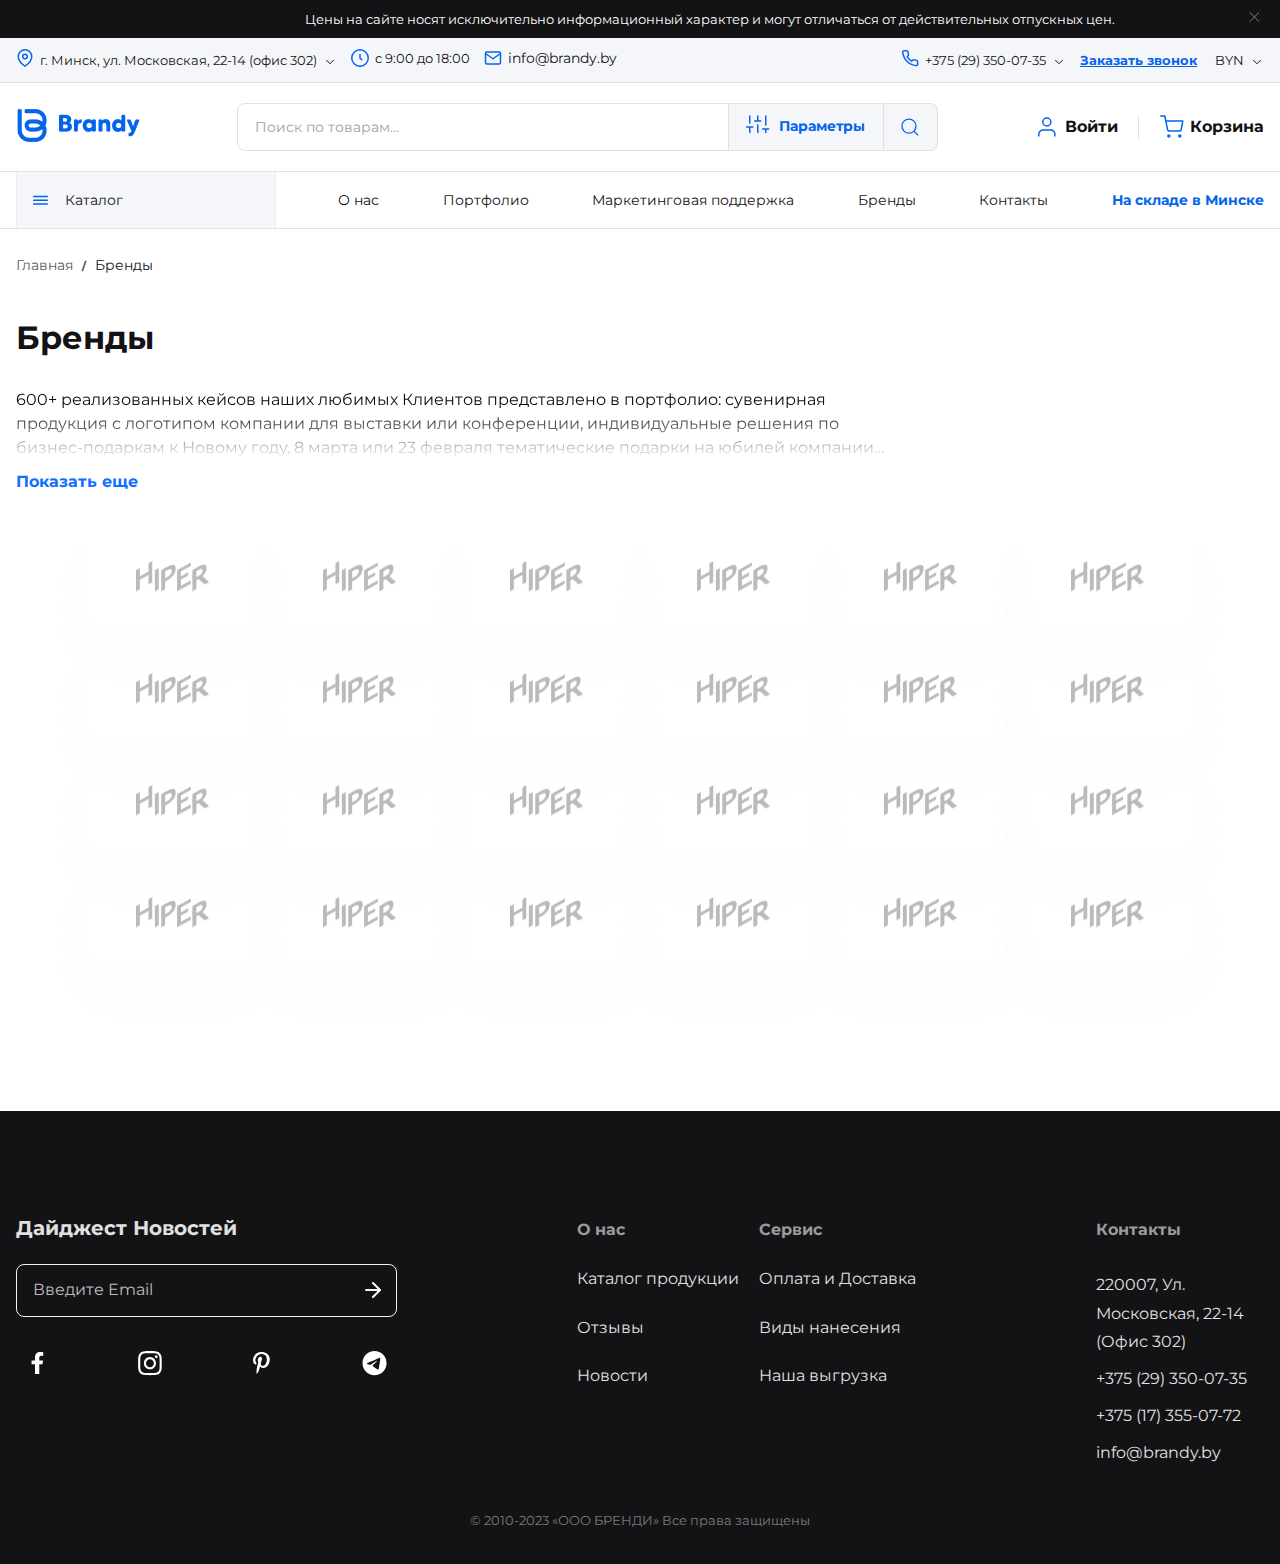
<file: src/pages/brands/brands.html>
<!DOCTYPE html>
<html lang="en">
<head>
    <meta charset="UTF-8">
    <meta name="viewport" content="width=device-width, initial-scale=1.0">
    <link rel="stylesheet" href="./brands.css">
    <title>Document</title>
</head>
<body>
    <div class="overlay"></div>
    <div class="modal-contact">
        <div class="modal-head">
            <span class="modal-close">
                <svg xmlns="http://www.w3.org/2000/svg" width="24" height="24" viewBox="0 0 24 24" fill="none">
                    <path d="M21 20.5L3 2.5M21.0001 2.5L3 20.5001" stroke="#0464EC" stroke-width="1.5" stroke-linecap="round" stroke-linejoin="round"/>
                  </svg>
            </span>
        </div>
        <div class="modal-body">
            <div class="text">
                <h3>Просто напишите ваш телефон, мы перезвоним</h3>
                <p>Наш менеджер перезвонит вам в ближайшее время</p>
            </div>

            <form>
                <div class="input-wrapper">
                    <input type="tel" class="modal-contact-tel">
                    <div class="select-wrap">
                        <div class="select country">
                            <img data-current="0" src="../../assets/images/icons8-беларусь-30.png" alt="icon">
                        </div>
                        <ul class="select-list">
                            <li data-value="0"><img src="../../assets/images/icons8-беларусь-30.png" alt="icon"></li>
                            <li data-value="1"><img src="../../assets/images/icons8-россия-30.png" alt="icon"></li>
                        </ul>
                    </div>
                </div>

                <button type="submit">Заказать звонок</button>
                <p>Нажимая на кнопку «Отправить», я даю согласие на обработку персональных данных, как это описано в <a href="#">«Соглашении об использовании сайта»</a></p>
            </form>
        </div>

    </div>
    <div class="attention">
        <div class="content">
            <p>Цены на сайте носят исключительно информационный характер и могут отличаться от действительных отпускных цен.</p>
            <span class="attention-close">
                <svg xmlns="http://www.w3.org/2000/svg" width="19" height="18" viewBox="0 0 19 18" fill="none">
                    <path d="M13.918 4.5L4.91797 13.5M4.91797 4.5L13.918 13.5" stroke="#828282" stroke-linecap="round" stroke-linejoin="round"/>
                </svg>
            </span>
        </div>
    </div>
    <header class="header">
        <div class="header-pc">
            <div class="contacts-row">
                <div class="content">
                    <div class="contacts-row-col">
                        <div class="select-wrap">
                            <div class="select header-location">
                                <p data-current="0">г. Минск, ул. Московская, 22-14 (офис 302)</p>
                            </div>
                            <ul class="select-list">
                                <li data-value="0">г. Минск, ул. Московская, 22-14 (офис 302)</li>
                                <li data-value="1">г. Минск, ул. Тростенецкая, д. 5/16</li>
                            </ul>
                        </div>
                        <p class="time">с 9:00 до 18:00</p>
                        <a href="mailto:info@brandy.by" class="mail">info@brandy.by</a>
                    </div>
                    <div class="contacts-row-col">
                        <div class="select-wrap">
                            <div class="select header-phones">
                                <p data-current="0">+375 (29) 350-07-35</p>
                            </div>
                            <ul class="select-list">
                                <li data-value="0">+375 (29) 350-07-35</li>
                                <li data-value="1">+375 (17) 355-07-72</li>
                            </ul>
                        </div>
                        <a class="callme" href="#">Заказать звонок</a>
                        <div class="select-wrap">
                            <div class="select header-lang">
                                <p data-current="0">BYN</p>
                            </div>
                            <ul class="select-list">
                                <li data-value="0">BYN</li>
                                <li data-value="1">RUB</li>
                            </ul>
                        </div>
                    </div>
                </div>
            </div>
            <div class="main-row">
                <div class="content">
                    <a href="/" class="logo">
                        <img src="../../assets/images/logo.png" alt="logo">
                    </a>
                    <div class="search-wrapper">
                        <div class="input-wrapper">
                            <input class="search-input" type="text" placeholder="Поиск по товарам...">
                            <div class="search-btns">
                                <button type="button" class="params">
                                    Параметры
                                </button>
                                <button type="submit" class="search-btn">
                                    <svg xmlns="http://www.w3.org/2000/svg" width="25" height="24" viewBox="0 0 25 24" fill="none">
                                        <path d="M21.33 21L16.98 16.65M19.33 11C19.33 15.4183 15.7482 19 11.33 19C6.91168 19 3.32996 15.4183 3.32996 11C3.32996 6.58172 6.91168 3 11.33 3C15.7482 3 19.33 6.58172 19.33 11Z" stroke="#0464EC" stroke-width="1.5" stroke-linecap="round" stroke-linejoin="round"/>
                                    </svg>
                                </button>
                            </div>
                        </div>
                        <div class="params-panel">
                            <div class="select-wrap">
                                <div class="select color-select">
                                    <p data-current="0">Цвет</p>
                                </div>
                                <ul class="select-list">
                                    <li data-value="1">Черный</li>
                                    <li data-value="2">Красный</li>
                                </ul>
                            </div>
                            <input type="text" placeholder="Цена, от">
                            <input type="text" placeholder="Цена, до">
                        </div>
                        <ul class="results">
                            <li>
                                <img src="../../assets/images/main-page/card-bg.png" alt="product-img">
                                <p>Ежедневник Portobello Trend, Sky, недатированный...</p>
                            </li>
                            <li>
                                <img src="../../assets/images/main-page/card-bg.png" alt="product-img">
                                <p>Ежедневник Portobello Trend, Sky, недатированный...</p>
                            </li>
                            <li>
                                <img src="../../assets/images/main-page/card-bg.png" alt="product-img">
                                <p>Ежедневник Portobello Trend, Sky, недатированный...</p>
                            </li>
                        </ul>
                    </div>
                    <div class="links">
                        <a  href="#">
                            <svg xmlns="http://www.w3.org/2000/svg" width="25" height="24" viewBox="0 0 25 24" fill="none">
                                <path d="M20.83 21V19C20.83 17.9391 20.4085 16.9217 19.6584 16.1716C18.9082 15.4214 17.8908 15 16.83 15H8.82996C7.76909 15 6.75167 15.4214 6.00153 16.1716C5.25138 16.9217 4.82996 17.9391 4.82996 19V21" stroke="#0464EC" stroke-width="1.5" stroke-linecap="round" stroke-linejoin="round"/>
                                <path d="M12.83 11C15.0391 11 16.83 9.20914 16.83 7C16.83 4.79086 15.0391 3 12.83 3C10.6208 3 8.82996 4.79086 8.82996 7C8.82996 9.20914 10.6208 11 12.83 11Z" stroke="#0464EC" stroke-width="1.5" stroke-linecap="round" stroke-linejoin="round"/>
                              </svg>
                              Войти
                        </a>
                        <a href="#">
                            <svg xmlns="http://www.w3.org/2000/svg" width="25" height="24" viewBox="0 0 25 24" fill="none">
                                <g clip-path="url(#clip0_539_4193)">
                                  <path d="M1.82996 1H5.82996L8.50996 14.39C8.6014 14.8504 8.85186 15.264 9.2175 15.5583C9.58314 15.8526 10.0407 16.009 10.51 16H20.23C20.6993 16.009 21.1568 15.8526 21.5224 15.5583C21.888 15.264 22.1385 14.8504 22.23 14.39L23.83 6H6.82996M10.83 21C10.83 21.5523 10.3822 22 9.82996 22C9.27767 22 8.82996 21.5523 8.82996 21C8.82996 20.4477 9.27767 20 9.82996 20C10.3822 20 10.83 20.4477 10.83 21ZM21.83 21C21.83 21.5523 21.3822 22 20.83 22C20.2777 22 19.83 21.5523 19.83 21C19.83 20.4477 20.2777 20 20.83 20C21.3822 20 21.83 20.4477 21.83 21Z" stroke="#0464EC" stroke-width="1.5" stroke-linecap="round" stroke-linejoin="round"/>
                                </g>
                                <defs>
                                  <clipPath id="clip0_539_4193">
                                    <rect width="24" height="24" fill="white" transform="translate(0.829956)"/>
                                  </clipPath>
                                </defs>
                              </svg>
                              Корзина
                        </a>
                    </div>
                </div>
            </div>
            <div class="navigation-block">
                <div class="content">
                    <nav class="navigation">
                        <div class="navigation-catalog">
                            <span class="catalog open-catalog-popup">Каталог</span>
                            <div class="catalog-popup">
                                <ul class=" catalog-tabs-panel">
                                    <li class="catalog-dropright active" data-num="0" ><a href="#">Ручки</a></li>
                                    <li class="catalog-dropright" data-num="1"><a href="#">Ежедневники под
                                        нанесение логотипа</a></li>
                                    <li class="catalog-dropright" data-num="2"><a href="#">Подарочные наборы</a></li>
                                    <li class="catalog-dropright" data-num="3"><a href="#">IT-сфера</a></li>
                                    <li class="catalog-dropright" data-num="4"><a href="#">Товары для
                                        здоровья и красоты</a></li>
                                    <li class="catalog-dropright" data-num="5"><a href="#">Электроника</a></li>
                                    <li class="catalog-dropright" data-num="6"><a href="#">Промо-сувениры</a></li>
                                    <li class="catalog-dropright" data-num="7"><a href="#">Текстильная продукция</a></li>
                                    <li class="catalog-dropright" data-num="8"><a href="#">Сумки и рюкзаки</a></li>
                                    <li class="catalog-dropright" data-num="9"><a href="#">Подарочные наборы</a></li>
                                    <li class="catalog-dropright" data-num="10"><a href="#">IT-сфера</a></li>
                                    <li class="catalog-dropright" data-num="11"><a href="#">Товары для
                                        здоровья и красоты</a></li>
                                </ul>
                                <div class="catalog-item-content">
                                    <div class=" catalog-tab-container">
                                        <div data-num="0" class="tab-content active">
                                            <div class="catalog-submenu">
                                                <img src="../../assets/images/main-page/1_pen_brandy 1.png" alt="category-image" width="85" height="85">
                                                <ul>
                                                    <li><a href="#">Ручки UMA</a></li>
                                                    <li><a href="#">Ручки Mypen</a></li>
                                                    <li><a href="#">Ручки Portobello</a></li>
                                                    <li><a href="#">Ручки Senator</a></li>
                                                    <li><a href="#">Ручки Senator</a></li>
                                                    <li><a href="#">Ручки Senator</a></li>
                                                </ul>
                                            </div>
                                        </div>
                                        <div data-num="1" class="tab-content">
                                            <div class="catalog-submenu">
                                                <img src="../../assets/images/main-page/2_book_brandy 1.png" alt="category-image" width="85" height="85">
                                                <ul>
                                                    <li><a href="#">Ручки UMA</a></li>
                                                    <li><a href="#">Ручки Mypen</a></li>
                                                    <li><a href="#">Ручки Portobello</a></li>
                                                    <li><a href="#">Ручки Senator</a></li>
                                                    <li><a href="#">Ручки Senator</a></li>
                                                    <li><a href="#">Ручки Senator</a></li>
                                                </ul>
                                            </div>
                                        </div>
                                        <div data-num="2" class="tab-content">
                                            <div class="catalog-submenu">
                                                <img src="../../assets/images/main-page/4_book_brandy 1.png" alt="category-image" width="85" height="85">
                                                <ul>
                                                    <li><a href="#">Ручки UMA</a></li>
                                                    <li><a href="#">Ручки Mypen</a></li>
                                                    <li><a href="#">Ручки Portobello</a></li>
                                                    <li><a href="#">Ручки Senator</a></li>
                                                    <li><a href="#">Ручки Senator</a></li>
                                                    <li><a href="#">Ручки Senator</a></li>
                                                </ul>
                                            </div>
                                        </div>
                                        <div data-num="3" class="tab-content">
                                            <div class="catalog-submenu">
                                                <img src="../../assets/images/main-page/1_pen_brandy 1.png" alt="category-image" width="85" height="85">
                                                <ul>
                                                    <li><a href="#">item</a></li>
                                                    <li><a href="#">item</a></li>
                                                    <li><a href="#">item</a></li>
                                                    <li><a href="#">item</a></li>
                                                    <li><a href="#">item</a></li>
                                                </ul>
                                            </div>
                                        </div>
                                        <div data-num="4" class="tab-content">
                                            <div class="catalog-submenu">
                                                <img src="../../assets/images/main-page/6image.png" alt="category-image" width="85" height="85">
                                                <ul>
                                                    <li><a href="#">item</a></li>
                                                    <li><a href="#">item</a></li>
                                                    <li><a href="#">item</a></li>
                                                    <li><a href="#">item</a></li>
                                                    <li><a href="#">item</a></li>
                                                </ul>
                                            </div>
                                        </div>
                                        <div data-num="5" class="tab-content">
                                            <div class="catalog-submenu">
                                                <img src="../../assets/images/main-page/1_pen_brandy 1.png" alt="category-image" width="85" height="85">
                                                <ul>
                                                    <li><a href="#">item</a></li>
                                                    <li><a href="#">item</a></li>
                                                    <li><a href="#">item</a></li>
                                                    <li><a href="#">item</a></li>
                                                    <li><a href="#">item</a></li>
                                                </ul>
                                            </div>
                                        </div>
                                        <div data-num="6" class="tab-content">
                                            <div class="catalog-submenu">
                                                <img src="../../assets/images/main-page/1_pen_brandy 1.png" alt="category-image" width="85" height="85">
                                                <ul>
                                                    <li><a href="#">item</a></li>
                                                    <li><a href="#">item</a></li>
                                                    <li><a href="#">item</a></li>
                                                    <li><a href="#">item</a></li>
                                                    <li><a href="#">item</a></li>
                                                </ul>
                                            </div>
                                        </div>
                                        <div data-num="7" class="tab-content">
                                            <div class="catalog-submenu">
                                                <img src="../../assets/images/main-page/1_pen_brandy 1.png" alt="category-image" width="85" height="85">
                                                <ul>
                                                    <li><a href="#">item</a></li>
                                                    <li><a href="#">item</a></li>
                                                    <li><a href="#">item</a></li>
                                                    <li><a href="#">item</a></li>
                                                    <li><a href="#">item</a></li>
                                                </ul>
                                            </div>
                                        </div>
                                        <div data-num="8" class="tab-content">
                                            <div class="catalog-submenu">
                                                <img src="../../assets/images/main-page/1_pen_brandy 1.png" alt="category-image" width="85" height="85">
                                                <ul>
                                                    <li><a href="#">item</a></li>
                                                    <li><a href="#">item</a></li>
                                                    <li><a href="#">item</a></li>
                                                    <li><a href="#">item</a></li>
                                                    <li><a href="#">item</a></li>
                                                </ul>
                                            </div>
                                        </div>
                                        <div data-num="9" class="tab-content">
                                            <div class="catalog-submenu">
                                                <img src="../../assets/images/main-page/1_pen_brandy 1.png" alt="category-image" width="85" height="85">
                                                <ul>
                                                    <li><a href="#">item</a></li>
                                                    <li><a href="#">item</a></li>
                                                    <li><a href="#">item</a></li>
                                                    <li><a href="#">item</a></li>
                                                    <li><a href="#">item</a></li>
                                                </ul>
                                            </div>
                                        </div>
                                        <div data-num="10" class="tab-content">
                                            <div class="catalog-submenu">
                                                <img src="../../assets/images/main-page/1_pen_brandy 1.png" alt="category-image" width="85" height="85">
                                                <ul>
                                                    <li><a href="#">item</a></li>
                                                    <li><a href="#">item</a></li>
                                                    <li><a href="#">item</a></li>
                                                    <li><a href="#">item</a></li>
                                                    <li><a href="#">item</a></li>
                                                </ul>
                                            </div>
                                        </div>
                                        <div data-num="11" class="tab-content">
                                            <div class="catalog-submenu">
                                                <img src="../../assets/images/main-page/1_pen_brandy 1.png" alt="category-image" width="85" height="85">
                                                <ul>
                                                    <li><a href="#">item</a></li>
                                                    <li><a href="#">item</a></li>
                                                    <li><a href="#">item</a></li>
                                                    <li><a href="#">item</a></li>
                                                    <li><a href="#">item</a></li>
                                                </ul>
                                            </div>
                                        </div>
                                    </div>
                                </div>

                            </div>
                        </div>

                        <ul>
                            <li><a href="#">О нас</a></li>
                            <li><a href="#">Портфолио</a></li>
                            <li><a href="#">Маркетинговая поддержка</a></li>
                            <li><a href="#">Бренды</a></li>
                            <li><a href="#">Контакты</a></li>
                            <li><a href="#">На складе в Минске</a></li>
                        </ul>
                    </nav>
                </div>
            </div>
        </div>
        <div class="header-mobile">
            <div class="content">
                <div class="header-mobile-wrap">
                    <span class="burger-btn">
                        <svg xmlns="http://www.w3.org/2000/svg" width="25" height="24" viewBox="0 0 25 24" fill="none">
                            <g clip-path="url(#clip0_947_8898)">
                              <line x1="5.97003" y1="6.25" x2="19.5191" y2="6.25" stroke="#0464EC" stroke-width="1.5" stroke-linecap="round"/>
                              <line x1="5.96997" y1="11.25" x2="19.519" y2="11.25" stroke="#0464EC" stroke-width="1.5" stroke-linecap="round"/>
                              <line x1="5.96997" y1="16.25" x2="19.519" y2="16.25" stroke="#0464EC" stroke-width="1.5" stroke-linecap="round"/>
                            </g>
                            <defs>
                              <clipPath id="clip0_947_8898">
                                <rect width="24" height="24" fill="white" transform="translate(0.744568)"/>
                              </clipPath>
                            </defs>
                          </svg>
                    </span>
                    <a href="tel:+37500000000">
                        <svg width="43" height="42" viewBox="0 0 43 42" fill="none" xmlns="http://www.w3.org/2000/svg">
                            <path opacity="0.4" d="M0.372559 21C0.372559 32.598 9.77458 42 21.3726 42C32.9705 42 42.3726 32.598 42.3726 21C42.3726 9.40202 32.9705 0 21.3726 0C9.77458 0 0.372559 9.40202 0.372559 21Z" fill="#FF4C00"/>
                            <path d="M21.3726 36.3736C12.882 36.3736 5.99896 29.4906 5.99896 21C5.99896 12.5094 12.882 5.6264 21.3726 5.6264C29.8632 5.6264 36.7462 12.5094 36.7462 21C36.7462 29.4906 29.8632 36.3736 21.3726 36.3736Z" fill="#FF4C00" stroke="#FF4C00" stroke-width="1.2528"/>
                            <path d="M28.9761 24.8776V27.1276C28.977 27.3364 28.9342 27.5432 28.8505 27.7346C28.7668 27.926 28.6441 28.0978 28.4902 28.239C28.3363 28.3802 28.1546 28.4877 27.9567 28.5546C27.7588 28.6215 27.5492 28.6464 27.3411 28.6276C25.0333 28.3768 22.8164 27.5882 20.8686 26.3251C19.0565 25.1736 17.5201 23.6372 16.3686 21.8251C15.1011 19.8685 14.3123 17.6408 14.0661 15.3226C14.0474 15.1152 14.0721 14.9061 14.1385 14.7088C14.205 14.5114 14.3118 14.3301 14.4522 14.1763C14.5926 14.0225 14.7635 13.8996 14.954 13.8155C15.1445 13.7313 15.3504 13.6878 15.5586 13.6876H17.8086C18.1726 13.684 18.5255 13.8129 18.8015 14.0502C19.0774 14.2876 19.2577 14.6172 19.3086 14.9776C19.4036 15.6976 19.5797 16.4046 19.8336 17.0851C19.9346 17.3535 19.9564 17.6453 19.8966 17.9257C19.8368 18.2062 19.6978 18.4637 19.4961 18.6676L18.5436 19.6201C19.6113 21.4977 21.166 23.0524 23.0436 24.1201L23.9961 23.1676C24.2001 22.9659 24.4575 22.827 24.738 22.7671C25.0185 22.7073 25.3102 22.7292 25.5786 22.8301C26.2591 23.084 26.9661 23.2601 27.6861 23.3551C28.0505 23.4065 28.3832 23.59 28.621 23.8707C28.8589 24.1514 28.9853 24.5098 28.9761 24.8776Z" stroke="white" stroke-width="1.5" stroke-linecap="round" stroke-linejoin="round"/>
                            </svg>

                    </a>
                    <a href="/" class="logo">
                        <img src="../../assets/images/logo.png" alt="logo" width="91" height="24">
                    </a>
                    <a href="#">
                        <svg xmlns="http://www.w3.org/2000/svg" width="24" height="24" viewBox="0 0 24 24" fill="none">
                            <path d="M20 21V19C20 17.9391 19.5786 16.9217 18.8284 16.1716C18.0783 15.4214 17.0609 15 16 15H8C6.93913 15 5.92172 15.4214 5.17157 16.1716C4.42143 16.9217 4 17.9391 4 19V21" stroke="#0464EC" stroke-width="1.5" stroke-linecap="round" stroke-linejoin="round"/>
                            <path d="M12 11C14.2091 11 16 9.20914 16 7C16 4.79086 14.2091 3 12 3C9.79086 3 8 4.79086 8 7C8 9.20914 9.79086 11 12 11Z" stroke="#0464EC" stroke-width="1.5" stroke-linecap="round" stroke-linejoin="round"/>
                          </svg>
                    </a>
                    <a href="#">
                        <svg xmlns="http://www.w3.org/2000/svg" width="25" height="25" viewBox="0 0 25 25" fill="none">
                            <g clip-path="url(#clip0_947_8909)">
                              <path d="M1.47681 1.25H5.47681L8.15681 14.64C8.24825 15.1004 8.49872 15.514 8.86435 15.8083C9.22999 16.1026 9.6875 16.259 10.1568 16.25H19.8768C20.3461 16.259 20.8036 16.1026 21.1693 15.8083C21.5349 15.514 21.7854 15.1004 21.8768 14.64L23.4768 6.25H6.47681M10.4768 21.25C10.4768 21.8023 10.0291 22.25 9.47681 22.25C8.92452 22.25 8.47681 21.8023 8.47681 21.25C8.47681 20.6977 8.92452 20.25 9.47681 20.25C10.0291 20.25 10.4768 20.6977 10.4768 21.25ZM21.4768 21.25C21.4768 21.8023 21.0291 22.25 20.4768 22.25C19.9245 22.25 19.4768 21.8023 19.4768 21.25C19.4768 20.6977 19.9245 20.25 20.4768 20.25C21.0291 20.25 21.4768 20.6977 21.4768 21.25Z" stroke="#0464EC" stroke-width="1.5" stroke-linecap="round" stroke-linejoin="round"/>
                            </g>
                            <defs>
                              <clipPath id="clip0_947_8909">
                                <rect width="24" height="24" fill="white" transform="translate(0.476807 0.25)"/>
                              </clipPath>
                            </defs>
                          </svg>
                          <span class="cart-counter">45</span>
                    </a>
                </div>
                <div class="mobile-menu">
                    <div class="mobile-head">
                        <span class="burger-close-btn">
                            <svg xmlns="http://www.w3.org/2000/svg" width="25" height="24" viewBox="0 0 25 24" fill="none">
                                <g clip-path="url(#clip0_917_5080)">
                                  <path d="M5.24463 19.5L12.7447 12M12.7447 12L20.2446 4.5M12.7447 12L5.24463 4.5M12.7447 12L20.2446 19.5" stroke="#0464EC" stroke-width="1.5" stroke-linecap="round" stroke-linejoin="round"/>
                                </g>
                                <defs>
                                  <clipPath id="clip0_917_5080">
                                    <rect width="24" height="24" fill="white" transform="translate(0.744629)"/>
                                  </clipPath>
                                </defs>
                              </svg>
                        </span>
                        <a href="tel:+37500000000">
                            <svg width="43" height="42" viewBox="0 0 43 42" fill="none" xmlns="http://www.w3.org/2000/svg">
                                <path opacity="0.4" d="M0.372559 21C0.372559 32.598 9.77458 42 21.3726 42C32.9705 42 42.3726 32.598 42.3726 21C42.3726 9.40202 32.9705 0 21.3726 0C9.77458 0 0.372559 9.40202 0.372559 21Z" fill="#FF4C00"/>
                                <path d="M21.3726 36.3736C12.882 36.3736 5.99896 29.4906 5.99896 21C5.99896 12.5094 12.882 5.6264 21.3726 5.6264C29.8632 5.6264 36.7462 12.5094 36.7462 21C36.7462 29.4906 29.8632 36.3736 21.3726 36.3736Z" fill="#FF4C00" stroke="#FF4C00" stroke-width="1.2528"/>
                                <path d="M28.9761 24.8776V27.1276C28.977 27.3364 28.9342 27.5432 28.8505 27.7346C28.7668 27.926 28.6441 28.0978 28.4902 28.239C28.3363 28.3802 28.1546 28.4877 27.9567 28.5546C27.7588 28.6215 27.5492 28.6464 27.3411 28.6276C25.0333 28.3768 22.8164 27.5882 20.8686 26.3251C19.0565 25.1736 17.5201 23.6372 16.3686 21.8251C15.1011 19.8685 14.3123 17.6408 14.0661 15.3226C14.0474 15.1152 14.0721 14.9061 14.1385 14.7088C14.205 14.5114 14.3118 14.3301 14.4522 14.1763C14.5926 14.0225 14.7635 13.8996 14.954 13.8155C15.1445 13.7313 15.3504 13.6878 15.5586 13.6876H17.8086C18.1726 13.684 18.5255 13.8129 18.8015 14.0502C19.0774 14.2876 19.2577 14.6172 19.3086 14.9776C19.4036 15.6976 19.5797 16.4046 19.8336 17.0851C19.9346 17.3535 19.9564 17.6453 19.8966 17.9257C19.8368 18.2062 19.6978 18.4637 19.4961 18.6676L18.5436 19.6201C19.6113 21.4977 21.166 23.0524 23.0436 24.1201L23.9961 23.1676C24.2001 22.9659 24.4575 22.827 24.738 22.7671C25.0185 22.7073 25.3102 22.7292 25.5786 22.8301C26.2591 23.084 26.9661 23.2601 27.6861 23.3551C28.0505 23.4065 28.3832 23.59 28.621 23.8707C28.8589 24.1514 28.9853 24.5098 28.9761 24.8776Z" stroke="white" stroke-width="1.5" stroke-linecap="round" stroke-linejoin="round"/>
                                </svg>

                        </a>
                        <a href="/" class="logo">
                            <img src="../../assets/images/logo.png" alt="logo" width="91" height="24">
                        </a>
                        <a href="#">
                            <svg xmlns="http://www.w3.org/2000/svg" width="24" height="24" viewBox="0 0 24 24" fill="none">
                                <path d="M20 21V19C20 17.9391 19.5786 16.9217 18.8284 16.1716C18.0783 15.4214 17.0609 15 16 15H8C6.93913 15 5.92172 15.4214 5.17157 16.1716C4.42143 16.9217 4 17.9391 4 19V21" stroke="#0464EC" stroke-width="1.5" stroke-linecap="round" stroke-linejoin="round"/>
                                <path d="M12 11C14.2091 11 16 9.20914 16 7C16 4.79086 14.2091 3 12 3C9.79086 3 8 4.79086 8 7C8 9.20914 9.79086 11 12 11Z" stroke="#0464EC" stroke-width="1.5" stroke-linecap="round" stroke-linejoin="round"/>
                              </svg>
                        </a>
                        <a href="#">
                            <svg xmlns="http://www.w3.org/2000/svg" width="25" height="25" viewBox="0 0 25 25" fill="none">
                                <g clip-path="url(#clip0_947_8909)">
                                  <path d="M1.47681 1.25H5.47681L8.15681 14.64C8.24825 15.1004 8.49872 15.514 8.86435 15.8083C9.22999 16.1026 9.6875 16.259 10.1568 16.25H19.8768C20.3461 16.259 20.8036 16.1026 21.1693 15.8083C21.5349 15.514 21.7854 15.1004 21.8768 14.64L23.4768 6.25H6.47681M10.4768 21.25C10.4768 21.8023 10.0291 22.25 9.47681 22.25C8.92452 22.25 8.47681 21.8023 8.47681 21.25C8.47681 20.6977 8.92452 20.25 9.47681 20.25C10.0291 20.25 10.4768 20.6977 10.4768 21.25ZM21.4768 21.25C21.4768 21.8023 21.0291 22.25 20.4768 22.25C19.9245 22.25 19.4768 21.8023 19.4768 21.25C19.4768 20.6977 19.9245 20.25 20.4768 20.25C21.0291 20.25 21.4768 20.6977 21.4768 21.25Z" stroke="#0464EC" stroke-width="1.5" stroke-linecap="round" stroke-linejoin="round"/>
                                </g>
                                <defs>
                                  <clipPath id="clip0_947_8909">
                                    <rect width="24" height="24" fill="white" transform="translate(0.476807 0.25)"/>
                                  </clipPath>
                                </defs>
                              </svg>
                              <span class="cart-counter">45</span>
                        </a>
                    </div>
                    <div class="mobile-body-inner">
                        <ul class="mobile-body">
                            <li>
                                <a class="dropdown" href="#">Каталог</a>
                                <ul class="dropdown-list">
                                    <li class="dropright">
                                        <a href="#">Ручки</a>
                                        <div class="dropright-screen ">
                                            <p class="back">Назад</p>
                                            <ul>
                                                <li><a href="#">Ручки Mypen</a></li>
                                                <li><a href="#">Ручки Mypen</a></li>
                                                <li><a href="#">Ручки Mypen</a></li>
                                                <li><a href="#">Ручки Mypen</a></li>
                                                <li><a href="#">Ручки Mypen</a></li>
                                                <li><a href="#">Ручки Mypen</a></li>
                                                <li><a href="#">Ручки Mypen</a></li>
                                                <li><a href="#">Ручки Mypen</a></li>
                                                <li><a href="#">Ручки Mypen</a></li>
                                                <li><a href="#">Ручки Mypen</a></li>
                                            </ul>
                                        </div>
                                    </li>
                                    <li class="dropright">
                                         <a href="#">Ежедневники под нанесение логотипа</a>
                                         <div class="dropright-screen ">
                                            <p class="back">Назад</p>
                                            <ul>
                                                <li><a href="#">Ежедневники под нанесение логотипа</a></li>
                                                <li><a href="#">Ежедневники под нанесение логотипа</a></li>
                                                <li><a href="#">Ежедневники под нанесение логотипа</a></li>
                                                <li><a href="#">Ежедневники под нанесение логотипа</a></li>
                                                <li><a href="#">Ежедневники под нанесение логотипа</a></li>
                                                <li><a href="#">Ежедневники под нанесение логотипа</a></li>
                                                <li><a href="#">Ежедневники под нанесение логотипа</a></li>
                                                <li><a href="#">Ежедневники под нанесение логотипа</a></li>
                                                <li><a href="#">Ежедневники под нанесение логотипа</a></li>
                                                <li><a href="#">Ежедневники под нанесение логотипа</a></li>
                                            </ul>
                                        </div>
                                        </li>
                                    <li class="dropright">
                                        <a href="#">Подарочные наборы</a>
                                        <div class="dropright-screen ">
                                            <p class="back">Назад</p>
                                            <ul>
                                                <li><a href="#">Подарочные наборы</a></li>
                                            <li><a href="#">Подарочные наборы</a></li>
                                            <li><a href="#">Подарочные наборы</a></li>
                                            <li><a href="#">Подарочные наборы</a></li>
                                            <li><a href="#">Подарочные наборы</a></li>
                                            </ul>
                                        </div>
                                    </li>
                                    <li class="dropright">
                                         <a href="#">IT-сфера</a>
                                         <div class="dropright-screen ">
                                            <p class="back">Назад</p>
                                            <ul>
                                                <li><a href="#">IT-сфера</a></li>
                                                <li><a href="#">IT-сфера</a></li>
                                                <li><a href="#">IT-сфера</a></li>
                                            </ul>
                                        </div>

                                    </li>
                                    <li class="dropright"> <a href="#">Товары для здоровья и красоты</a></li>
                                    <li class="dropright"> <a href="#">Электроника</a></li>
                                    <li class="dropright"> <a href="#">Промо-сувениры</a></li>
                                    <li class="dropright"> <a href="#">Текстильная продукция</a></li>
                                    <li class="dropright"> <a href="#">Сумки и рюкзаки</a></li>
                                    <li class="dropright"> <a href="#">Сумки и рюкзаки</a></li>
                                </ul>
                            </li>
                            <li><a href="#">О нас</a></li>
                            <li><a href="#">Портфолио</a></li>
                            <li><a href="#">Маркетинговая поддержка</a></li>
                            <li><a href="#">Бренды</a></li>
                            <li><a href="#">Контакты</a></li>
                            <li><a href="#">На складе в Минске</a></li>
                        </ul>
                        <div class="mobile-contacts">
                            <span>Заказать звонок</span>
                            <div class="select-wrap lang-wrap">
                                <div class="select header-lang">
                                    <p data-current="0">BYN</p>
                                </div>
                                <ul class="select-list">
                                    <li data-value="0">BYN</li>
                                    <li data-value="1">RUB</li>
                                </ul>
                            </div>
                            <div class="select-wrap">
                                <div class="select header-location">
                                    <p data-current="0">г. Минск, ул. Московская, 22-14 (офис 302)</p>
                                </div>
                                <ul class="select-list">
                                    <li data-value="0">г. Минск, ул. Московская, 22-14 (офис 302)</li>
                                    <li data-value="1">г. Минск, ул. Тростенецкая, д. 5/16</li>
                                </ul>
                            </div>
                            <p class="time">с 9:00 до 18:00</p>
                            <a href="mailto:info@brandy.by" class="mail">info@brandy.by</a>
                        </div>
                    </div>
                </div>
            </div>
        </div>
    </header>
    <main>
        <div class="head-row">
            <div class="content">
                <ul class="breadcrumbs">
                    <li><a href="/">Главная</a></li>
                    <li class="separator">/</li>
                    <li><a href="#" class="current-page">Бренды</a></li>
                </ul>
                <h1>Бренды</h1>
                <div class="portfolio-info">
                    <p>600+ реализованных кейсов наших любимых Клиентов представлено
                        в портфолио: сувенирная продукция с логотипом компании для выставки или конференции, индивидуальные решения по бизнес-подаркам к Новому году, 8 марта или 23 февраля тематические подарки на юбилей компании или профессиональный праздник,</p>
                    <span>Показать еще </span>
                </div>

            </div>
        </div>
        <div class="brands-container">
            <div class="content">
                <div class="brands-cards">
                    <a href="../brands-single/brands-single.html" class="brand-card">
                        <img src="../../assets/images/hiper.png" alt="brand-logo" width="95" height="51">
                    </a>
                    <a href="../brands-single/brands-single.html" class="brand-card">
                        <img src="../../assets/images/hiper.png" alt="brand-logo" width="95" height="51">
                    </a>
                    <a href="../brands-single/brands-single.html" class="brand-card">
                        <img src="../../assets/images/hiper.png" alt="brand-logo" width="95" height="51">
                    </a>
                    <a href="../brands-single/brands-single.html" class="brand-card">
                        <img src="../../assets/images/hiper.png" alt="brand-logo" width="95" height="51">
                    </a>
                    <a href="../brands-single/brands-single.html" class="brand-card">
                        <img src="../../assets/images/hiper.png" alt="brand-logo" width="95" height="51">
                    </a>
                    <a href="#" class="brand-card">
                        <img src="../../assets/images/hiper.png" alt="brand-logo" width="95" height="51">
                    </a>
                    <a href="#" class="brand-card">
                        <img src="../../assets/images/hiper.png" alt="brand-logo" width="95" height="51">
                    </a>
                    <a href="#" class="brand-card">
                        <img src="../../assets/images/hiper.png" alt="brand-logo" width="95" height="51">
                    </a>
                    <a href="#" class="brand-card">
                        <img src="../../assets/images/hiper.png" alt="brand-logo" width="95" height="51">
                    </a>
                    <a href="#" class="brand-card">
                        <img src="../../assets/images/hiper.png" alt="brand-logo" width="95" height="51">
                    </a>
                    <a href="#" class="brand-card">
                        <img src="../../assets/images/hiper.png" alt="brand-logo" width="95" height="51">
                    </a>
                    <a href="#" class="brand-card">
                        <img src="../../assets/images/hiper.png" alt="brand-logo" width="95" height="51">
                    </a>
                    <a href="#" class="brand-card">
                        <img src="../../assets/images/hiper.png" alt="brand-logo" width="95" height="51">
                    </a>
                    <a href="#" class="brand-card">
                        <img src="../../assets/images/hiper.png" alt="brand-logo" width="95" height="51">
                    </a>
                    <a href="#" class="brand-card">
                        <img src="../../assets/images/hiper.png" alt="brand-logo" width="95" height="51">
                    </a>
                    <a href="#" class="brand-card">
                        <img src="../../assets/images/hiper.png" alt="brand-logo" width="95" height="51">
                    </a>
                    <a href="#" class="brand-card">
                        <img src="../../assets/images/hiper.png" alt="brand-logo" width="95" height="51">
                    </a>
                    <a href="#" class="brand-card">
                        <img src="../../assets/images/hiper.png" alt="brand-logo" width="95" height="51">
                    </a>
                    <a href="#" class="brand-card">
                        <img src="../../assets/images/hiper.png" alt="brand-logo" width="95" height="51">
                    </a>
                    <a href="#" class="brand-card">
                        <img src="../../assets/images/hiper.png" alt="brand-logo" width="95" height="51">
                    </a>
                    <a href="#" class="brand-card">
                        <img src="../../assets/images/hiper.png" alt="brand-logo" width="95" height="51">
                    </a>
                    <a href="#" class="brand-card">
                        <img src="../../assets/images/hiper.png" alt="brand-logo" width="95" height="51">
                    </a>
                    <a href="#" class="brand-card">
                        <img src="../../assets/images/hiper.png" alt="brand-logo" width="95" height="51">
                    </a>
                    <a href="#" class="brand-card">
                        <img src="../../assets/images/hiper.png" alt="brand-logo" width="95" height="51">
                    </a>
                </div>
            </div>
        </div>
    </main>
    <footer class="footer">
        <div class="content">
            <div class="footer-desctop">
                <div class="row">
                    <div class="col">
                        <p>Дайджест новостей</p>
                        <div class="input-wrapper">
                            <input type="text" placeholder="Введите Email">
                            <button type="submit">
                                <svg xmlns="http://www.w3.org/2000/svg" width="16" height="16" viewBox="0 0 16 16" fill="none">
                                    <path d="M1 8H15" stroke="#F2F2F2" stroke-width="2" stroke-linecap="round" stroke-linejoin="round"/>
                                    <path d="M8 1L15 8L8 15" stroke="white" stroke-width="2" stroke-linecap="round" stroke-linejoin="round"/>
                                  </svg>
                            </button>
                        </div>

                        <div class="social">
                            <a href="#">
                                <svg xmlns="http://www.w3.org/2000/svg" width="44" height="44" viewBox="0 0 44 44" fill="none">
                                    <path d="M26.454 23.3743L27.0695 19.3946H23.2779V16.8078C23.2779 15.7196 23.8073 14.6563 25.4999 14.6563H27.248V11.2674C26.23 11.1022 25.2014 11.0128 24.1704 11C21.0497 11 19.0124 12.909 19.0124 16.3601V19.3946H15.5532V23.3743H19.0124V33.0001H23.2779V23.3743H26.454Z" fill="white"/>
                                  </svg>
                            </a>
                            <a href="#">
                                <svg xmlns="http://www.w3.org/2000/svg" width="44" height="44" viewBox="0 0 44 44" fill="none">
                                    <path d="M18.0054 22.1339C18.0054 19.9223 19.7662 18.129 21.9389 18.129C24.1116 18.129 25.8734 19.9223 25.8734 22.1339C25.8734 24.3455 24.1116 26.1388 21.9389 26.1388C19.7662 26.1388 18.0054 24.3455 18.0054 22.1339ZM15.8785 22.1339C15.8785 25.541 18.5918 28.3029 21.9389 28.3029C25.2861 28.3029 27.9993 25.541 27.9993 22.1339C27.9993 18.7268 25.2861 15.965 21.9389 15.965C18.5918 15.965 15.8785 18.7268 15.8785 22.1339ZM26.823 15.7204C26.8229 16.0055 26.9058 16.2843 27.0613 16.5214C27.2169 16.7586 27.438 16.9434 27.6968 17.0527C27.9555 17.1619 28.2403 17.1905 28.515 17.135C28.7898 17.0795 29.0422 16.9423 29.2403 16.7408C29.4385 16.5392 29.5735 16.2824 29.6282 16.0028C29.683 15.7231 29.6551 15.4333 29.548 15.1698C29.4409 14.9063 29.2594 14.6811 29.0266 14.5226C28.7937 14.3641 28.5199 14.2794 28.2398 14.2793H28.2393C27.8638 14.2795 27.5037 14.4313 27.2382 14.7015C26.9726 14.9717 26.8233 15.3382 26.823 15.7204ZM17.1707 31.9129C16.02 31.8595 15.3946 31.6644 14.979 31.4996C14.4279 31.2812 14.0348 31.0212 13.6214 30.601C13.208 30.1808 12.9522 29.781 12.7386 29.2201C12.5766 28.7972 12.3849 28.1603 12.3326 26.989C12.2754 25.7227 12.2639 25.3423 12.2639 22.134C12.2639 18.9258 12.2763 18.5464 12.3326 17.279C12.385 16.1077 12.5781 15.4721 12.7386 15.048C12.9531 14.4871 13.2086 14.0869 13.6214 13.6661C14.0342 13.2453 14.427 12.9849 14.979 12.7675C15.3944 12.6026 16.02 12.4075 17.1707 12.3542C18.4148 12.296 18.7885 12.2843 21.9389 12.2843C25.0893 12.2843 25.4634 12.2969 26.7085 12.3542C27.8592 12.4075 28.4836 12.6041 28.9003 12.7675C29.4513 12.9849 29.8445 13.2459 30.2579 13.6661C30.6712 14.0863 30.9262 14.4871 31.1407 15.048C31.3027 15.4709 31.4944 16.1077 31.5467 17.279C31.6039 18.5464 31.6153 18.9258 31.6153 22.134C31.6153 25.3423 31.6039 25.7216 31.5467 26.989C31.4943 28.1603 31.3017 28.797 31.1407 29.2201C30.9262 29.781 30.6707 30.1812 30.2579 30.601C29.8451 31.0208 29.4513 31.2812 28.9003 31.4996C28.4849 31.6645 27.8592 31.8596 26.7085 31.9129C25.4645 31.9711 25.0907 31.9828 21.9389 31.9828C18.7871 31.9828 18.4144 31.9711 17.1707 31.9129ZM17.073 10.1929C15.8166 10.2511 14.958 10.4539 14.2082 10.7509C13.4317 11.0576 12.7744 11.469 12.1175 12.1366C11.4606 12.8042 11.0574 13.4744 10.7562 14.2648C10.4644 15.0285 10.2652 15.9019 10.208 17.1809C10.1498 18.4618 10.1365 18.8714 10.1365 22.1339C10.1365 25.3965 10.1498 25.806 10.208 27.087C10.2652 28.366 10.4644 29.2394 10.7562 30.0031C11.0574 30.793 11.4607 31.4639 12.1175 32.1312C12.7743 32.7985 13.4317 33.2094 14.2082 33.517C14.9594 33.8139 15.8166 34.0167 17.073 34.075C18.3321 34.1332 18.7338 34.1477 21.9389 34.1477C25.1441 34.1477 25.5464 34.1342 26.8048 34.075C28.0614 34.0167 28.9194 33.8139 29.6696 33.517C30.4457 33.2094 31.1035 32.7988 31.7604 32.1312C32.4172 31.4637 32.8196 30.793 33.1217 30.0031C33.4135 29.2394 33.6136 28.3659 33.6699 27.087C33.7271 25.8051 33.7404 25.3965 33.7404 22.1339C33.7404 18.8714 33.7271 18.4618 33.6699 17.1809C33.6127 15.9018 33.4135 15.028 33.1217 14.2648C32.8196 13.4749 32.4162 12.8053 31.7604 12.1366C31.1045 11.468 30.4457 11.0576 29.6706 10.7509C28.9194 10.4539 28.0613 10.2502 26.8058 10.1929C25.5474 10.1346 25.145 10.1201 21.9399 10.1201C18.7347 10.1201 18.3321 10.1337 17.073 10.1929Z" fill="white"/>
                                  </svg>
                            </a>
                            <a href="#">
                                <svg xmlns="http://www.w3.org/2000/svg" width="45" height="44" viewBox="0 0 45 44" fill="none">
                                    <path d="M21.3261 11.0736C17.7548 11.4817 14.1961 14.4395 14.0493 18.6645C13.9569 21.2442 14.6724 23.1796 17.0708 23.723C18.1115 21.8435 16.735 21.429 16.521 20.0693C15.6418 14.4974 22.7991 10.6977 26.5445 14.5877C29.1358 17.2812 27.4299 25.5681 23.2502 24.7068C19.2467 23.8841 25.21 17.2877 22.0143 15.9924C19.4166 14.9399 18.036 19.2123 19.2677 21.3345C18.5459 24.9839 16.991 28.4228 17.6205 33.0001C19.6621 31.4837 20.3504 28.5796 20.9148 25.5509C21.9409 26.1889 22.4885 26.8526 23.7978 26.9557C28.6259 27.3381 31.3222 22.0218 30.6634 17.118C30.078 12.7705 25.8394 10.5581 21.3261 11.0736Z" fill="white"/>
                                  </svg>
                            </a>
                            <a href="#">
                                <svg xmlns="http://www.w3.org/2000/svg" width="45" height="44" viewBox="0 0 45 44" fill="none">
                                    <path fill-rule="evenodd" clip-rule="evenodd" d="M34.5637 22.1411C34.5637 28.7802 29.1817 34.1622 22.5427 34.1622C15.9036 34.1622 10.5216 28.7802 10.5216 22.1411C10.5216 15.5021 15.9036 10.1201 22.5427 10.1201C29.1817 10.1201 34.5637 15.5021 34.5637 22.1411ZM23.6946 18.4525C21.6294 19.3446 15.6748 21.8778 15.6748 21.8778C14.2637 22.4487 15.0897 22.9839 15.0897 22.9839C15.0897 22.9839 16.2944 23.4121 17.327 23.7332C18.3596 24.0543 18.9103 23.6976 18.9103 23.6976C18.9103 23.6976 21.3197 22.0563 23.7634 20.3079C25.4844 19.0948 25.0714 20.0938 24.6583 20.522C23.7634 21.4497 22.2834 22.9126 21.0443 24.09C20.4936 24.5896 20.7689 25.0177 21.0099 25.2318C21.7106 25.8465 23.361 26.9643 24.1103 27.4718C24.318 27.6124 24.4564 27.7062 24.4863 27.7294C24.6583 27.8722 25.6221 28.5144 26.2073 28.3717C26.7924 28.229 26.8612 27.4083 26.8612 27.4083C26.8612 27.4083 27.3087 24.4825 27.7217 21.8065C27.7982 21.2811 27.8747 20.7667 27.9461 20.287C28.1315 19.0403 28.282 18.0283 28.3068 17.6676C28.4101 16.4544 27.171 16.9539 27.171 16.9539C27.171 16.9539 24.4863 18.0957 23.6946 18.4525Z" fill="white"/>
                                  </svg>
                            </a>
                        </div>
                    </div>
                    <div class="col">
                        <ul>
                            <li><a href="#">О нас</a></li>
                            <li><a href="#">Каталог продукции</a></li>
                            <li><a href="#">Отзывы</a></li>
                            <li><a href="#">Новости</a></li>
                        </ul>
                        <ul>
                            <li><a href="#">Сервис</a></li>
                            <li><a href="#">Оплата и Доставка</a></li>
                            <li><a href="#">Виды нанесения</a></li>
                            <li><a href="#">Наша выгрузка</a></li>

                        </ul>
                    </div>
                    <div class="col">
                        <p>Контакты</p>
                        <p>220007,
                            ул. Московская, 22-14 (офис 302)</p>
                        <a href="tel:+375293500735">+375 (29) 350-07-35</a>
                        <a href="tel:+375173550772">+375 (17) 355-07-72</a>
                        <a href="mailto:info@brandy.by">info@brandy.by</a>
                    </div>
                </div>
                <div class="copy">
                    <p>© 2010-2023 «ООО БРЕНДИ» Все права защищены</p>
                </div>
            </div>
        </div>
        <div class="footer-mobile">
            <div class="content">
                <div class="col">
                    <p>Дайджест новостей</p>
                    <div class="input-wrapper">
                        <input type="text" placeholder="Введите Email">
                        <button type="submit">
                            <svg xmlns="http://www.w3.org/2000/svg" width="16" height="16" viewBox="0 0 16 16" fill="none">
                                <path d="M1 8H15" stroke="#F2F2F2" stroke-width="2" stroke-linecap="round" stroke-linejoin="round"/>
                                <path d="M8 1L15 8L8 15" stroke="white" stroke-width="2" stroke-linecap="round" stroke-linejoin="round"/>
                              </svg>
                        </button>
                    </div>
                </div>
                <div class="col">
                    <ul>
                        <li><a href="#">О нас</a></li>
                        <li><a href="#">Каталог продукции</a></li>
                        <li><a href="#">Отзывы</a></li>
                        <li><a href="#">Новости</a></li>
                    </ul>
                    <ul>
                        <li><a href="#">Сервис</a></li>
                        <li><a href="#">Оплата и Доставка</a></li>
                        <li><a href="#">Виды нанесения</a></li>
                        <li><a href="#">Наша выгрузка</a></li>

                    </ul>
                </div>
                <div class="col">
                    <p>Контакты</p>
                    <p>220007,
                        ул. Московская, 22-14 (офис 302)</p>
                    <a href="tel:+375293500735">+375 (29) 350-07-35</a>
                    <a href="tel:+375173550772">+375 (17) 355-07-72</a>
                    <a href="mailto:info@brandy.by">info@brandy.by</a>
                </div>
            </div>
            <div class="copy">
                <div class="content">
                    <div class="social">
                        <a href="#">
                            <svg xmlns="http://www.w3.org/2000/svg" width="44" height="44" viewBox="0 0 44 44" fill="none">
                                <path d="M26.454 23.3743L27.0695 19.3946H23.2779V16.8078C23.2779 15.7196 23.8073 14.6563 25.4999 14.6563H27.248V11.2674C26.23 11.1022 25.2014 11.0128 24.1704 11C21.0497 11 19.0124 12.909 19.0124 16.3601V19.3946H15.5532V23.3743H19.0124V33.0001H23.2779V23.3743H26.454Z" fill="white"/>
                              </svg>
                        </a>
                        <a href="#">
                            <svg xmlns="http://www.w3.org/2000/svg" width="44" height="44" viewBox="0 0 44 44" fill="none">
                                <path d="M18.0054 22.1339C18.0054 19.9223 19.7662 18.129 21.9389 18.129C24.1116 18.129 25.8734 19.9223 25.8734 22.1339C25.8734 24.3455 24.1116 26.1388 21.9389 26.1388C19.7662 26.1388 18.0054 24.3455 18.0054 22.1339ZM15.8785 22.1339C15.8785 25.541 18.5918 28.3029 21.9389 28.3029C25.2861 28.3029 27.9993 25.541 27.9993 22.1339C27.9993 18.7268 25.2861 15.965 21.9389 15.965C18.5918 15.965 15.8785 18.7268 15.8785 22.1339ZM26.823 15.7204C26.8229 16.0055 26.9058 16.2843 27.0613 16.5214C27.2169 16.7586 27.438 16.9434 27.6968 17.0527C27.9555 17.1619 28.2403 17.1905 28.515 17.135C28.7898 17.0795 29.0422 16.9423 29.2403 16.7408C29.4385 16.5392 29.5735 16.2824 29.6282 16.0028C29.683 15.7231 29.6551 15.4333 29.548 15.1698C29.4409 14.9063 29.2594 14.6811 29.0266 14.5226C28.7937 14.3641 28.5199 14.2794 28.2398 14.2793H28.2393C27.8638 14.2795 27.5037 14.4313 27.2382 14.7015C26.9726 14.9717 26.8233 15.3382 26.823 15.7204ZM17.1707 31.9129C16.02 31.8595 15.3946 31.6644 14.979 31.4996C14.4279 31.2812 14.0348 31.0212 13.6214 30.601C13.208 30.1808 12.9522 29.781 12.7386 29.2201C12.5766 28.7972 12.3849 28.1603 12.3326 26.989C12.2754 25.7227 12.2639 25.3423 12.2639 22.134C12.2639 18.9258 12.2763 18.5464 12.3326 17.279C12.385 16.1077 12.5781 15.4721 12.7386 15.048C12.9531 14.4871 13.2086 14.0869 13.6214 13.6661C14.0342 13.2453 14.427 12.9849 14.979 12.7675C15.3944 12.6026 16.02 12.4075 17.1707 12.3542C18.4148 12.296 18.7885 12.2843 21.9389 12.2843C25.0893 12.2843 25.4634 12.2969 26.7085 12.3542C27.8592 12.4075 28.4836 12.6041 28.9003 12.7675C29.4513 12.9849 29.8445 13.2459 30.2579 13.6661C30.6712 14.0863 30.9262 14.4871 31.1407 15.048C31.3027 15.4709 31.4944 16.1077 31.5467 17.279C31.6039 18.5464 31.6153 18.9258 31.6153 22.134C31.6153 25.3423 31.6039 25.7216 31.5467 26.989C31.4943 28.1603 31.3017 28.797 31.1407 29.2201C30.9262 29.781 30.6707 30.1812 30.2579 30.601C29.8451 31.0208 29.4513 31.2812 28.9003 31.4996C28.4849 31.6645 27.8592 31.8596 26.7085 31.9129C25.4645 31.9711 25.0907 31.9828 21.9389 31.9828C18.7871 31.9828 18.4144 31.9711 17.1707 31.9129ZM17.073 10.1929C15.8166 10.2511 14.958 10.4539 14.2082 10.7509C13.4317 11.0576 12.7744 11.469 12.1175 12.1366C11.4606 12.8042 11.0574 13.4744 10.7562 14.2648C10.4644 15.0285 10.2652 15.9019 10.208 17.1809C10.1498 18.4618 10.1365 18.8714 10.1365 22.1339C10.1365 25.3965 10.1498 25.806 10.208 27.087C10.2652 28.366 10.4644 29.2394 10.7562 30.0031C11.0574 30.793 11.4607 31.4639 12.1175 32.1312C12.7743 32.7985 13.4317 33.2094 14.2082 33.517C14.9594 33.8139 15.8166 34.0167 17.073 34.075C18.3321 34.1332 18.7338 34.1477 21.9389 34.1477C25.1441 34.1477 25.5464 34.1342 26.8048 34.075C28.0614 34.0167 28.9194 33.8139 29.6696 33.517C30.4457 33.2094 31.1035 32.7988 31.7604 32.1312C32.4172 31.4637 32.8196 30.793 33.1217 30.0031C33.4135 29.2394 33.6136 28.3659 33.6699 27.087C33.7271 25.8051 33.7404 25.3965 33.7404 22.1339C33.7404 18.8714 33.7271 18.4618 33.6699 17.1809C33.6127 15.9018 33.4135 15.028 33.1217 14.2648C32.8196 13.4749 32.4162 12.8053 31.7604 12.1366C31.1045 11.468 30.4457 11.0576 29.6706 10.7509C28.9194 10.4539 28.0613 10.2502 26.8058 10.1929C25.5474 10.1346 25.145 10.1201 21.9399 10.1201C18.7347 10.1201 18.3321 10.1337 17.073 10.1929Z" fill="white"/>
                              </svg>
                        </a>
                        <a href="#">
                            <svg xmlns="http://www.w3.org/2000/svg" width="45" height="44" viewBox="0 0 45 44" fill="none">
                                <path d="M21.3261 11.0736C17.7548 11.4817 14.1961 14.4395 14.0493 18.6645C13.9569 21.2442 14.6724 23.1796 17.0708 23.723C18.1115 21.8435 16.735 21.429 16.521 20.0693C15.6418 14.4974 22.7991 10.6977 26.5445 14.5877C29.1358 17.2812 27.4299 25.5681 23.2502 24.7068C19.2467 23.8841 25.21 17.2877 22.0143 15.9924C19.4166 14.9399 18.036 19.2123 19.2677 21.3345C18.5459 24.9839 16.991 28.4228 17.6205 33.0001C19.6621 31.4837 20.3504 28.5796 20.9148 25.5509C21.9409 26.1889 22.4885 26.8526 23.7978 26.9557C28.6259 27.3381 31.3222 22.0218 30.6634 17.118C30.078 12.7705 25.8394 10.5581 21.3261 11.0736Z" fill="white"/>
                              </svg>
                        </a>
                        <a href="#">
                            <svg xmlns="http://www.w3.org/2000/svg" width="45" height="44" viewBox="0 0 45 44" fill="none">
                                <path fill-rule="evenodd" clip-rule="evenodd" d="M34.5637 22.1411C34.5637 28.7802 29.1817 34.1622 22.5427 34.1622C15.9036 34.1622 10.5216 28.7802 10.5216 22.1411C10.5216 15.5021 15.9036 10.1201 22.5427 10.1201C29.1817 10.1201 34.5637 15.5021 34.5637 22.1411ZM23.6946 18.4525C21.6294 19.3446 15.6748 21.8778 15.6748 21.8778C14.2637 22.4487 15.0897 22.9839 15.0897 22.9839C15.0897 22.9839 16.2944 23.4121 17.327 23.7332C18.3596 24.0543 18.9103 23.6976 18.9103 23.6976C18.9103 23.6976 21.3197 22.0563 23.7634 20.3079C25.4844 19.0948 25.0714 20.0938 24.6583 20.522C23.7634 21.4497 22.2834 22.9126 21.0443 24.09C20.4936 24.5896 20.7689 25.0177 21.0099 25.2318C21.7106 25.8465 23.361 26.9643 24.1103 27.4718C24.318 27.6124 24.4564 27.7062 24.4863 27.7294C24.6583 27.8722 25.6221 28.5144 26.2073 28.3717C26.7924 28.229 26.8612 27.4083 26.8612 27.4083C26.8612 27.4083 27.3087 24.4825 27.7217 21.8065C27.7982 21.2811 27.8747 20.7667 27.9461 20.287C28.1315 19.0403 28.282 18.0283 28.3068 17.6676C28.4101 16.4544 27.171 16.9539 27.171 16.9539C27.171 16.9539 24.4863 18.0957 23.6946 18.4525Z" fill="white"/>
                              </svg>
                        </a>
                    </div>
                    <p>© 2010-2023 «ООО БРЕНДИ» Все права защищены</p>
                </div>
            </div>
        </div>
    </footer>
    <script src="../../assets/js/swiper-bundle.min.js"></script>
    <script src="../../assets/js/script.js"></script>
</body>
</html>
</file>
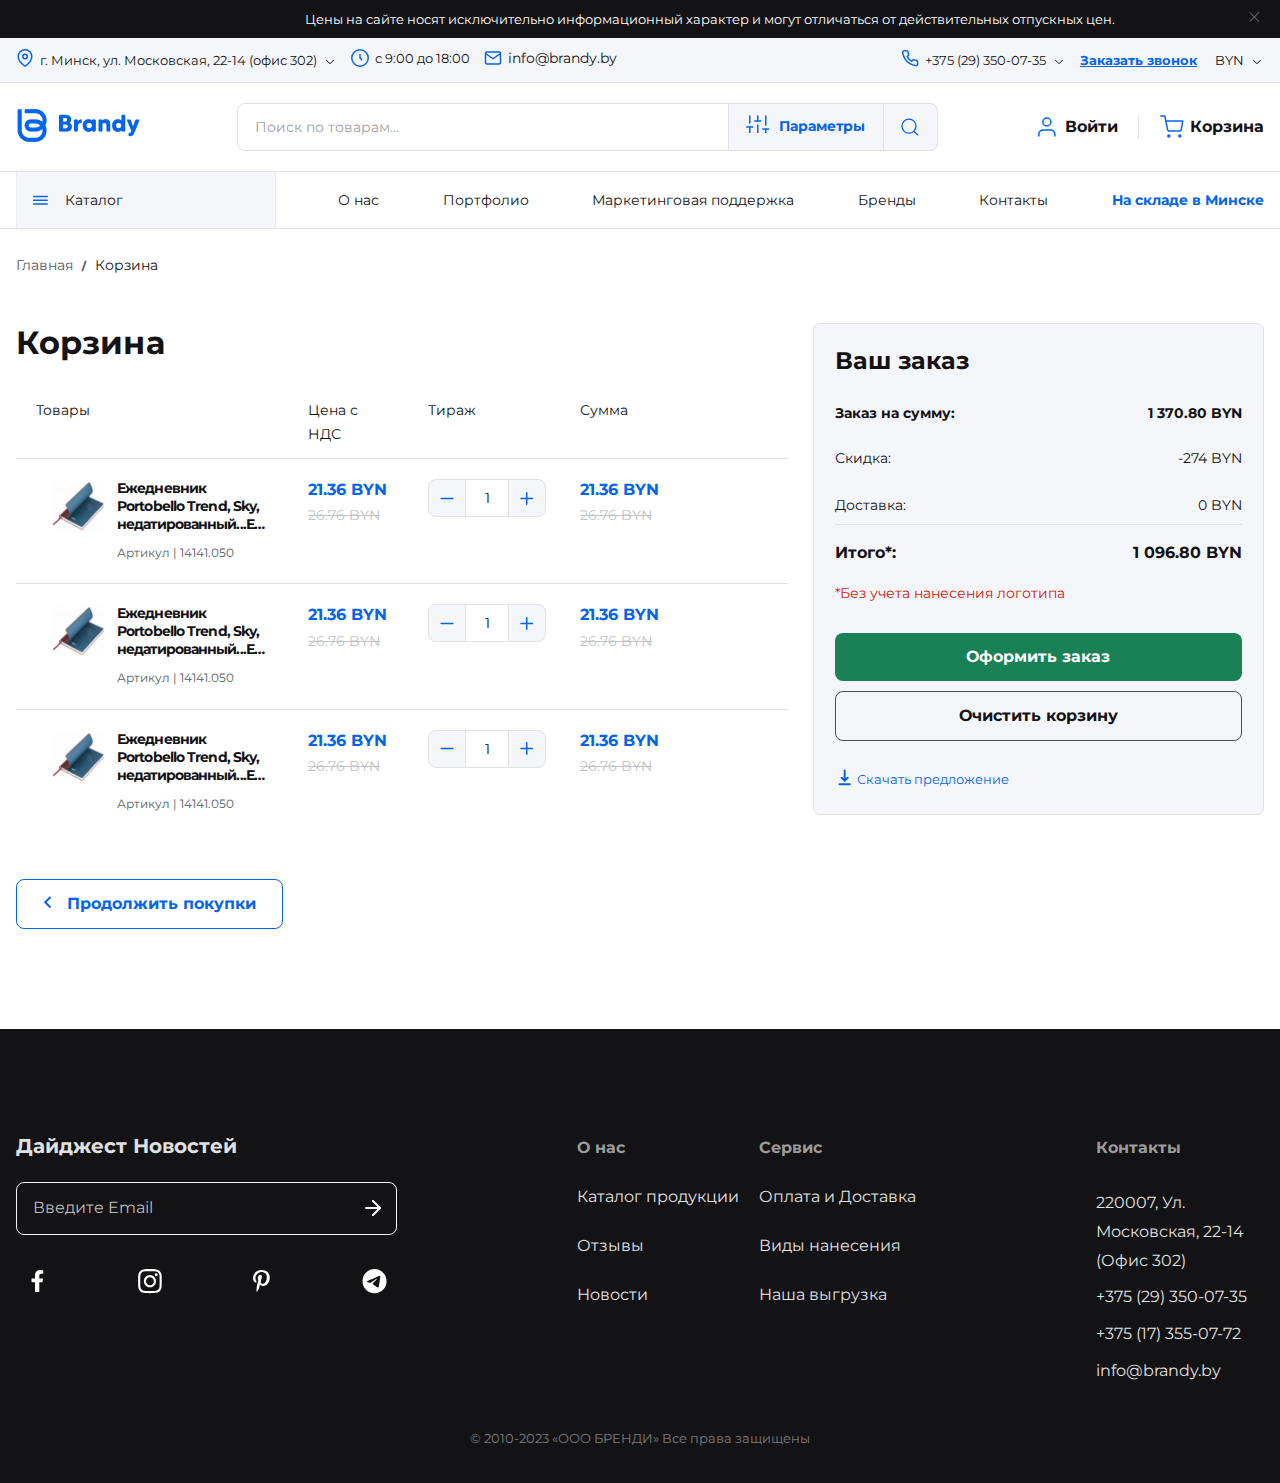
<file: src/pages/cart/cart.html>
<!DOCTYPE html>
<html lang="en">
<head>
    <meta charset="UTF-8">
    <meta name="viewport" content="width=device-width, initial-scale=1.0">
    <link rel="stylesheet" href="./cart.css">
    <title>Document</title>
</head>
<body>
    <div class="overlay"></div>
    <div class="modal-contact">
        <div class="modal-head">
            <span class="modal-close">
                <svg xmlns="http://www.w3.org/2000/svg" width="24" height="24" viewBox="0 0 24 24" fill="none">
                    <path d="M21 20.5L3 2.5M21.0001 2.5L3 20.5001" stroke="#0464EC" stroke-width="1.5" stroke-linecap="round" stroke-linejoin="round"/>
                  </svg>
            </span>
        </div>
        <div class="modal-body">
            <div class="text">
                <h3>Просто напишите ваш телефон, мы перезвоним</h3>
                <p>Наш менеджер перезвонит вам в ближайшее время</p>
            </div>

            <form>
                <div class="input-wrapper">
                    <input type="tel" class="modal-contact-tel">
                    <div class="select-wrap">
                        <div class="select country">
                            <img data-current="0" src="../../assets/images/icons8-беларусь-30.png" alt="icon">
                        </div>
                        <ul class="select-list">
                            <li data-value="0"><img src="../../assets/images/icons8-беларусь-30.png" alt="icon"></li>
                            <li data-value="1"><img src="../../assets/images/icons8-россия-30.png" alt="icon"></li>
                        </ul>
                    </div>
                </div>

                <button type="submit">Заказать звонок</button>
                <p>Нажимая на кнопку «Отправить», я даю согласие на обработку персональных данных, как это описано в <a href="#">«Соглашении об использовании сайта»</a></p>
            </form>
        </div>

    </div>
    <div class="modal-cart ">
        <div class="modal-head">
            <h3>Корзина</h3>
            <span class="modal-close">
                <svg xmlns="http://www.w3.org/2000/svg" width="24" height="24" viewBox="0 0 24 24" fill="none">
                    <path d="M21 20.5L3 2.5M21.0001 2.5L3 20.5001" stroke="#0464EC" stroke-width="1.5" stroke-linecap="round" stroke-linejoin="round"/>
                  </svg>
            </span>
        </div>
        <div class="modal-cart-body">
            <div class="cart-cards">
                <div class="cart-card">
                    <div class="cart-image">
                        <img src="../../assets/images/cart/image.png" alt="cart-product" width="54" height="54">
                    </div>
                    <div class="cart-products-params">
                        <div class="title-col">
                            <p class="title">Ежедневник
                                Portobello Trend, Sky, недатированный...Ежедневник
                                Portobello Trend, Sky, недатированный...</p>
                            <p class="articul">
                                Артикул | <span>14141.050</span>
                            </p>
                            <p class="deleted">Удален из корзины</p>
                        </div>
                        <div class="edition-wrap">
                            <div class="edition-counter">
                                <span>Тираж:</span>
                                <span>40</span>
                            </div>
                            <p class="price">21.36 BYN</p>
                        </div>
                    </div>
                    <button type="button" class="delete-cart-product">
                        <svg xmlns="http://www.w3.org/2000/svg" width="24" height="24" viewBox="0 0 24 24" fill="none">
                            <g clip-path="url(#clip0_1204_1124)">
                              <path d="M18.553 11.1703V19.9712C18.553 20.2815 18.3015 20.5329 17.9912 20.5329H6.0071C5.69685 20.5329 5.44534 20.2815 5.44534 19.9712V11.1703" stroke="#0464EC" stroke-linecap="round" stroke-linejoin="round"/>
                              <path d="M10.1276 16.7879V11.1703" stroke="#0464EC" stroke-linecap="round" stroke-linejoin="round"/>
                              <path d="M13.8717 16.7879V11.1703" stroke="#0464EC" stroke-linecap="round" stroke-linejoin="round"/>
                              <path d="M20.4259 7.42509H15.7447M15.7447 7.42509V4.24181C15.7447 3.93156 15.4932 3.68005 15.1829 3.68005H8.81634C8.50609 3.68005 8.25458 3.93156 8.25458 4.24181V7.42509M15.7447 7.42509H8.25458M3.57328 7.42509H8.25458" stroke="#0464EC" stroke-linecap="round" stroke-linejoin="round"/>
                            </g>
                            <defs>
                              <clipPath id="clip0_1204_1124">
                                <rect width="22.9091" height="22.9091" fill="white" transform="translate(0.545072 0.651855)"/>
                              </clipPath>
                            </defs>
                          </svg>
                    </button>
                </div>
                <div class="cart-card">
                    <div class="cart-image">
                        <img src="../../assets/images/cart/image.png" alt="cart-product" width="54" height="54">
                    </div>
                    <div class="cart-products-params">
                        <div class="title-col">
                            <p class="title">Ежедневник
                                Portobello Trend, Sky, недатированный...Ежедневник
                                Portobello Trend, Sky, недатированный...</p>
                            <p class="articul">
                                Артикул | <span>14141.050</span>
                            </p>
                            <p class="deleted">Удален из корзины</p>
                        </div>
                        <div class="edition-wrap">
                            <div class="edition-counter">
                                <span>Тираж:</span>
                                <span>40</span>
                            </div>
                            <p class="price">21.36 BYN</p>
                        </div>
                    </div>
                    <button type="button" class="delete-cart-product">
                        <svg xmlns="http://www.w3.org/2000/svg" width="24" height="24" viewBox="0 0 24 24" fill="none">
                            <g clip-path="url(#clip0_1204_1124)">
                              <path d="M18.553 11.1703V19.9712C18.553 20.2815 18.3015 20.5329 17.9912 20.5329H6.0071C5.69685 20.5329 5.44534 20.2815 5.44534 19.9712V11.1703" stroke="#0464EC" stroke-linecap="round" stroke-linejoin="round"/>
                              <path d="M10.1276 16.7879V11.1703" stroke="#0464EC" stroke-linecap="round" stroke-linejoin="round"/>
                              <path d="M13.8717 16.7879V11.1703" stroke="#0464EC" stroke-linecap="round" stroke-linejoin="round"/>
                              <path d="M20.4259 7.42509H15.7447M15.7447 7.42509V4.24181C15.7447 3.93156 15.4932 3.68005 15.1829 3.68005H8.81634C8.50609 3.68005 8.25458 3.93156 8.25458 4.24181V7.42509M15.7447 7.42509H8.25458M3.57328 7.42509H8.25458" stroke="#0464EC" stroke-linecap="round" stroke-linejoin="round"/>
                            </g>
                            <defs>
                              <clipPath id="clip0_1204_1124">
                                <rect width="22.9091" height="22.9091" fill="white" transform="translate(0.545072 0.651855)"/>
                              </clipPath>
                            </defs>
                          </svg>
                    </button>
                </div>
            </div>
        </div>
        <div class="modal-cart-result">
            <div class="row">
                <h3>Ваш заказ</h3>
            </div>
            <div class="order-wrap">
                <ul>
                    <li>
                        <span>Заказ на сумму:</span>
                        <span>1 370.80 BYN</span>
                    </li>
                    <li>
                        <span>Скидка:</span>
                        <span>-274 BYN</span>
                    </li>
                    <li>
                        <span>Доставка:</span>
                        <span>0 BYN</span>
                    </li>
                    <li>
                        <span>Итого*:</span>
                        <span>1 096.80 BYN</span>
                    </li>
                </ul>
            </div>
            <div class="link-wrap">
                <a href="#" class="to-cart">Перейти в корзину</a>
            </div>

        </div>
    </div>
    <div class="attention">
        <div class="content">
            <p>Цены на сайте носят исключительно информационный характер и могут отличаться от действительных отпускных цен.</p>
            <span class="attention-close">
                <svg xmlns="http://www.w3.org/2000/svg" width="19" height="18" viewBox="0 0 19 18" fill="none">
                    <path d="M13.918 4.5L4.91797 13.5M4.91797 4.5L13.918 13.5" stroke="#828282" stroke-linecap="round" stroke-linejoin="round"/>
                </svg>
            </span>
        </div>
    </div>
    <header class="header">
        <div class="header-pc">
            <div class="contacts-row">
                <div class="content">
                    <div class="contacts-row-col">
                        <div class="select-wrap">
                            <div class="select header-location">
                                <p data-current="0">г. Минск, ул. Московская, 22-14 (офис 302)</p>
                            </div>
                            <ul class="select-list">
                                <li data-value="0">г. Минск, ул. Московская, 22-14 (офис 302)</li>
                                <li data-value="1">г. Минск, ул. Тростенецкая, д. 5/16</li>
                            </ul>
                        </div>
                        <p class="time">с 9:00 до 18:00</p>
                        <a href="mailto:info@brandy.by" class="mail">info@brandy.by</a>
                    </div>
                    <div class="contacts-row-col">
                        <div class="select-wrap">
                            <div class="select header-phones">
                                <p data-current="0">+375 (29) 350-07-35</p>
                            </div>
                            <ul class="select-list">
                                <li data-value="0">+375 (29) 350-07-35</li>
                                <li data-value="1">+375 (17) 355-07-72</li>
                            </ul>
                        </div>
                        <a class="callme" href="#">Заказать звонок</a>
                        <div class="select-wrap">
                            <div class="select header-lang">
                                <p data-current="0">BYN</p>
                            </div>
                            <ul class="select-list">
                                <li data-value="0">BYN</li>
                                <li data-value="1">RUB</li>
                            </ul>
                        </div>
                    </div>
                </div>
            </div>
            <div class="main-row">
                <div class="content">
                    <a href="/" class="logo">
                        <img src="../../assets/images/logo.png" alt="logo">
                    </a>
                    <div class="search-wrapper">
                        <div class="input-wrapper">
                            <input class="search-input" type="text" placeholder="Поиск по товарам...">
                            <div class="search-btns">
                                <button type="button" class="params">
                                    Параметры
                                </button>
                                <button type="submit" class="search-btn">
                                    <svg xmlns="http://www.w3.org/2000/svg" width="25" height="24" viewBox="0 0 25 24" fill="none">
                                        <path d="M21.33 21L16.98 16.65M19.33 11C19.33 15.4183 15.7482 19 11.33 19C6.91168 19 3.32996 15.4183 3.32996 11C3.32996 6.58172 6.91168 3 11.33 3C15.7482 3 19.33 6.58172 19.33 11Z" stroke="#0464EC" stroke-width="1.5" stroke-linecap="round" stroke-linejoin="round"/>
                                    </svg>
                                </button>
                            </div>
                        </div>
                        <div class="params-panel">
                            <div class="select-wrap">
                                <div class="select color-select">
                                    <p data-current="0">Цвет</p>
                                </div>
                                <ul class="select-list">
                                    <li data-value="1">Черный</li>
                                    <li data-value="2">Красный</li>
                                </ul>
                            </div>
                            <input type="text" placeholder="Цена, от">
                            <input type="text" placeholder="Цена, до">
                        </div>
                        <ul class="results">
                            <li>
                                <img src="../../assets/images/main-page/card-bg.png" alt="product-img">
                                <p>Ежедневник Portobello Trend, Sky, недатированный...</p>
                            </li>
                            <li>
                                <img src="../../assets/images/main-page/card-bg.png" alt="product-img">
                                <p>Ежедневник Portobello Trend, Sky, недатированный...</p>
                            </li>
                            <li>
                                <img src="../../assets/images/main-page/card-bg.png" alt="product-img">
                                <p>Ежедневник Portobello Trend, Sky, недатированный...</p>
                            </li>
                        </ul>
                    </div>
                    <div class="links">
                        <a  href="#">
                            <svg xmlns="http://www.w3.org/2000/svg" width="25" height="24" viewBox="0 0 25 24" fill="none">
                                <path d="M20.83 21V19C20.83 17.9391 20.4085 16.9217 19.6584 16.1716C18.9082 15.4214 17.8908 15 16.83 15H8.82996C7.76909 15 6.75167 15.4214 6.00153 16.1716C5.25138 16.9217 4.82996 17.9391 4.82996 19V21" stroke="#0464EC" stroke-width="1.5" stroke-linecap="round" stroke-linejoin="round"/>
                                <path d="M12.83 11C15.0391 11 16.83 9.20914 16.83 7C16.83 4.79086 15.0391 3 12.83 3C10.6208 3 8.82996 4.79086 8.82996 7C8.82996 9.20914 10.6208 11 12.83 11Z" stroke="#0464EC" stroke-width="1.5" stroke-linecap="round" stroke-linejoin="round"/>
                              </svg>
                              Войти
                        </a>
                        <a href="#">
                            <svg xmlns="http://www.w3.org/2000/svg" width="25" height="24" viewBox="0 0 25 24" fill="none">
                                <g clip-path="url(#clip0_539_4193)">
                                  <path d="M1.82996 1H5.82996L8.50996 14.39C8.6014 14.8504 8.85186 15.264 9.2175 15.5583C9.58314 15.8526 10.0407 16.009 10.51 16H20.23C20.6993 16.009 21.1568 15.8526 21.5224 15.5583C21.888 15.264 22.1385 14.8504 22.23 14.39L23.83 6H6.82996M10.83 21C10.83 21.5523 10.3822 22 9.82996 22C9.27767 22 8.82996 21.5523 8.82996 21C8.82996 20.4477 9.27767 20 9.82996 20C10.3822 20 10.83 20.4477 10.83 21ZM21.83 21C21.83 21.5523 21.3822 22 20.83 22C20.2777 22 19.83 21.5523 19.83 21C19.83 20.4477 20.2777 20 20.83 20C21.3822 20 21.83 20.4477 21.83 21Z" stroke="#0464EC" stroke-width="1.5" stroke-linecap="round" stroke-linejoin="round"/>
                                </g>
                                <defs>
                                  <clipPath id="clip0_539_4193">
                                    <rect width="24" height="24" fill="white" transform="translate(0.829956)"/>
                                  </clipPath>
                                </defs>
                              </svg>
                              Корзина
                        </a>
                    </div>
                </div>
            </div>
            <div class="navigation-block">
                <div class="content">
                    <nav class="navigation">
                        <div class="navigation-catalog">
                            <span class="catalog open-catalog-popup">Каталог</span>
                            <div class="catalog-popup">
                                <ul class=" catalog-tabs-panel">
                                    <li class="catalog-dropright active" data-num="0" ><a href="#">Ручки</a></li>
                                    <li class="catalog-dropright" data-num="1"><a href="#">Ежедневники под
                                        нанесение логотипа</a></li>
                                    <li class="catalog-dropright" data-num="2"><a href="#">Подарочные наборы</a></li>
                                    <li class="catalog-dropright" data-num="3"><a href="#">IT-сфера</a></li>
                                    <li class="catalog-dropright" data-num="4"><a href="#">Товары для
                                        здоровья и красоты</a></li>
                                    <li class="catalog-dropright" data-num="5"><a href="#">Электроника</a></li>
                                    <li class="catalog-dropright" data-num="6"><a href="#">Промо-сувениры</a></li>
                                    <li class="catalog-dropright" data-num="7"><a href="#">Текстильная продукция</a></li>
                                    <li class="catalog-dropright" data-num="8"><a href="#">Сумки и рюкзаки</a></li>
                                    <li class="catalog-dropright" data-num="9"><a href="#">Подарочные наборы</a></li>
                                    <li class="catalog-dropright" data-num="10"><a href="#">IT-сфера</a></li>
                                    <li class="catalog-dropright" data-num="11"><a href="#">Товары для
                                        здоровья и красоты</a></li>
                                </ul>
                                <div class="catalog-item-content">
                                    <div class=" catalog-tab-container">
                                        <div data-num="0" class="tab-content active">
                                            <div class="catalog-submenu">
                                                <img src="../../assets/images/main-page/1_pen_brandy 1.png" alt="category-image" width="85" height="85">
                                                <ul>
                                                    <li><a href="#">Ручки UMA</a></li>
                                                    <li><a href="#">Ручки Mypen</a></li>
                                                    <li><a href="#">Ручки Portobello</a></li>
                                                    <li><a href="#">Ручки Senator</a></li>
                                                    <li><a href="#">Ручки Senator</a></li>
                                                    <li><a href="#">Ручки Senator</a></li>
                                                </ul>
                                            </div>
                                        </div>
                                        <div data-num="1" class="tab-content">
                                            <div class="catalog-submenu">
                                                <img src="../../assets/images/main-page/2_book_brandy 1.png" alt="category-image" width="85" height="85">
                                                <ul>
                                                    <li><a href="#">Ручки UMA</a></li>
                                                    <li><a href="#">Ручки Mypen</a></li>
                                                    <li><a href="#">Ручки Portobello</a></li>
                                                    <li><a href="#">Ручки Senator</a></li>
                                                    <li><a href="#">Ручки Senator</a></li>
                                                    <li><a href="#">Ручки Senator</a></li>
                                                </ul>
                                            </div>
                                        </div>
                                        <div data-num="2" class="tab-content">
                                            <div class="catalog-submenu">
                                                <img src="../../assets/images/main-page/4_book_brandy 1.png" alt="category-image" width="85" height="85">
                                                <ul>
                                                    <li><a href="#">Ручки UMA</a></li>
                                                    <li><a href="#">Ручки Mypen</a></li>
                                                    <li><a href="#">Ручки Portobello</a></li>
                                                    <li><a href="#">Ручки Senator</a></li>
                                                    <li><a href="#">Ручки Senator</a></li>
                                                    <li><a href="#">Ручки Senator</a></li>
                                                </ul>
                                            </div>
                                        </div>
                                        <div data-num="3" class="tab-content">
                                            <div class="catalog-submenu">
                                                <img src="../../assets/images/main-page/1_pen_brandy 1.png" alt="category-image" width="85" height="85">
                                                <ul>
                                                    <li><a href="#">item</a></li>
                                                    <li><a href="#">item</a></li>
                                                    <li><a href="#">item</a></li>
                                                    <li><a href="#">item</a></li>
                                                    <li><a href="#">item</a></li>
                                                </ul>
                                            </div>
                                        </div>
                                        <div data-num="4" class="tab-content">
                                            <div class="catalog-submenu">
                                                <img src="../../assets/images/main-page/6image.png" alt="category-image" width="85" height="85">
                                                <ul>
                                                    <li><a href="#">item</a></li>
                                                    <li><a href="#">item</a></li>
                                                    <li><a href="#">item</a></li>
                                                    <li><a href="#">item</a></li>
                                                    <li><a href="#">item</a></li>
                                                </ul>
                                            </div>
                                        </div>
                                        <div data-num="5" class="tab-content">
                                            <div class="catalog-submenu">
                                                <img src="../../assets/images/main-page/1_pen_brandy 1.png" alt="category-image" width="85" height="85">
                                                <ul>
                                                    <li><a href="#">item</a></li>
                                                    <li><a href="#">item</a></li>
                                                    <li><a href="#">item</a></li>
                                                    <li><a href="#">item</a></li>
                                                    <li><a href="#">item</a></li>
                                                </ul>
                                            </div>
                                        </div>
                                        <div data-num="6" class="tab-content">
                                            <div class="catalog-submenu">
                                                <img src="../../assets/images/main-page/1_pen_brandy 1.png" alt="category-image" width="85" height="85">
                                                <ul>
                                                    <li><a href="#">item</a></li>
                                                    <li><a href="#">item</a></li>
                                                    <li><a href="#">item</a></li>
                                                    <li><a href="#">item</a></li>
                                                    <li><a href="#">item</a></li>
                                                </ul>
                                            </div>
                                        </div>
                                        <div data-num="7" class="tab-content">
                                            <div class="catalog-submenu">
                                                <img src="../../assets/images/main-page/1_pen_brandy 1.png" alt="category-image" width="85" height="85">
                                                <ul>
                                                    <li><a href="#">item</a></li>
                                                    <li><a href="#">item</a></li>
                                                    <li><a href="#">item</a></li>
                                                    <li><a href="#">item</a></li>
                                                    <li><a href="#">item</a></li>
                                                </ul>
                                            </div>
                                        </div>
                                        <div data-num="8" class="tab-content">
                                            <div class="catalog-submenu">
                                                <img src="../../assets/images/main-page/1_pen_brandy 1.png" alt="category-image" width="85" height="85">
                                                <ul>
                                                    <li><a href="#">item</a></li>
                                                    <li><a href="#">item</a></li>
                                                    <li><a href="#">item</a></li>
                                                    <li><a href="#">item</a></li>
                                                    <li><a href="#">item</a></li>
                                                </ul>
                                            </div>
                                        </div>
                                        <div data-num="9" class="tab-content">
                                            <div class="catalog-submenu">
                                                <img src="../../assets/images/main-page/1_pen_brandy 1.png" alt="category-image" width="85" height="85">
                                                <ul>
                                                    <li><a href="#">item</a></li>
                                                    <li><a href="#">item</a></li>
                                                    <li><a href="#">item</a></li>
                                                    <li><a href="#">item</a></li>
                                                    <li><a href="#">item</a></li>
                                                </ul>
                                            </div>
                                        </div>
                                        <div data-num="10" class="tab-content">
                                            <div class="catalog-submenu">
                                                <img src="../../assets/images/main-page/1_pen_brandy 1.png" alt="category-image" width="85" height="85">
                                                <ul>
                                                    <li><a href="#">item</a></li>
                                                    <li><a href="#">item</a></li>
                                                    <li><a href="#">item</a></li>
                                                    <li><a href="#">item</a></li>
                                                    <li><a href="#">item</a></li>
                                                </ul>
                                            </div>
                                        </div>
                                        <div data-num="11" class="tab-content">
                                            <div class="catalog-submenu">
                                                <img src="../../assets/images/main-page/1_pen_brandy 1.png" alt="category-image" width="85" height="85">
                                                <ul>
                                                    <li><a href="#">item</a></li>
                                                    <li><a href="#">item</a></li>
                                                    <li><a href="#">item</a></li>
                                                    <li><a href="#">item</a></li>
                                                    <li><a href="#">item</a></li>
                                                </ul>
                                            </div>
                                        </div>
                                    </div>
                                </div>

                            </div>
                        </div>

                        <ul>
                            <li><a href="#">О нас</a></li>
                            <li><a href="#">Портфолио</a></li>
                            <li><a href="#">Маркетинговая поддержка</a></li>
                            <li><a href="#">Бренды</a></li>
                            <li><a href="#">Контакты</a></li>
                            <li><a href="#">На складе в Минске</a></li>
                        </ul>
                    </nav>
                </div>
            </div>
        </div>
        <div class="header-mobile">
            <div class="content">
                <div class="header-mobile-wrap">
                    <span class="burger-btn">
                        <svg xmlns="http://www.w3.org/2000/svg" width="25" height="24" viewBox="0 0 25 24" fill="none">
                            <g clip-path="url(#clip0_947_8898)">
                              <line x1="5.97003" y1="6.25" x2="19.5191" y2="6.25" stroke="#0464EC" stroke-width="1.5" stroke-linecap="round"/>
                              <line x1="5.96997" y1="11.25" x2="19.519" y2="11.25" stroke="#0464EC" stroke-width="1.5" stroke-linecap="round"/>
                              <line x1="5.96997" y1="16.25" x2="19.519" y2="16.25" stroke="#0464EC" stroke-width="1.5" stroke-linecap="round"/>
                            </g>
                            <defs>
                              <clipPath id="clip0_947_8898">
                                <rect width="24" height="24" fill="white" transform="translate(0.744568)"/>
                              </clipPath>
                            </defs>
                          </svg>
                    </span>
                    <a href="tel:+37500000000">
                        <svg width="43" height="42" viewBox="0 0 43 42" fill="none" xmlns="http://www.w3.org/2000/svg">
                            <path opacity="0.4" d="M0.372559 21C0.372559 32.598 9.77458 42 21.3726 42C32.9705 42 42.3726 32.598 42.3726 21C42.3726 9.40202 32.9705 0 21.3726 0C9.77458 0 0.372559 9.40202 0.372559 21Z" fill="#FF4C00"/>
                            <path d="M21.3726 36.3736C12.882 36.3736 5.99896 29.4906 5.99896 21C5.99896 12.5094 12.882 5.6264 21.3726 5.6264C29.8632 5.6264 36.7462 12.5094 36.7462 21C36.7462 29.4906 29.8632 36.3736 21.3726 36.3736Z" fill="#FF4C00" stroke="#FF4C00" stroke-width="1.2528"/>
                            <path d="M28.9761 24.8776V27.1276C28.977 27.3364 28.9342 27.5432 28.8505 27.7346C28.7668 27.926 28.6441 28.0978 28.4902 28.239C28.3363 28.3802 28.1546 28.4877 27.9567 28.5546C27.7588 28.6215 27.5492 28.6464 27.3411 28.6276C25.0333 28.3768 22.8164 27.5882 20.8686 26.3251C19.0565 25.1736 17.5201 23.6372 16.3686 21.8251C15.1011 19.8685 14.3123 17.6408 14.0661 15.3226C14.0474 15.1152 14.0721 14.9061 14.1385 14.7088C14.205 14.5114 14.3118 14.3301 14.4522 14.1763C14.5926 14.0225 14.7635 13.8996 14.954 13.8155C15.1445 13.7313 15.3504 13.6878 15.5586 13.6876H17.8086C18.1726 13.684 18.5255 13.8129 18.8015 14.0502C19.0774 14.2876 19.2577 14.6172 19.3086 14.9776C19.4036 15.6976 19.5797 16.4046 19.8336 17.0851C19.9346 17.3535 19.9564 17.6453 19.8966 17.9257C19.8368 18.2062 19.6978 18.4637 19.4961 18.6676L18.5436 19.6201C19.6113 21.4977 21.166 23.0524 23.0436 24.1201L23.9961 23.1676C24.2001 22.9659 24.4575 22.827 24.738 22.7671C25.0185 22.7073 25.3102 22.7292 25.5786 22.8301C26.2591 23.084 26.9661 23.2601 27.6861 23.3551C28.0505 23.4065 28.3832 23.59 28.621 23.8707C28.8589 24.1514 28.9853 24.5098 28.9761 24.8776Z" stroke="white" stroke-width="1.5" stroke-linecap="round" stroke-linejoin="round"/>
                            </svg>

                    </a>
                    <a href="/" class="logo">
                        <img src="../../assets/images/logo.png" alt="logo" width="91" height="24">
                    </a>
                    <a href="#">
                        <svg xmlns="http://www.w3.org/2000/svg" width="24" height="24" viewBox="0 0 24 24" fill="none">
                            <path d="M20 21V19C20 17.9391 19.5786 16.9217 18.8284 16.1716C18.0783 15.4214 17.0609 15 16 15H8C6.93913 15 5.92172 15.4214 5.17157 16.1716C4.42143 16.9217 4 17.9391 4 19V21" stroke="#0464EC" stroke-width="1.5" stroke-linecap="round" stroke-linejoin="round"/>
                            <path d="M12 11C14.2091 11 16 9.20914 16 7C16 4.79086 14.2091 3 12 3C9.79086 3 8 4.79086 8 7C8 9.20914 9.79086 11 12 11Z" stroke="#0464EC" stroke-width="1.5" stroke-linecap="round" stroke-linejoin="round"/>
                          </svg>
                    </a>
                    <a href="#">
                        <svg xmlns="http://www.w3.org/2000/svg" width="25" height="25" viewBox="0 0 25 25" fill="none">
                            <g clip-path="url(#clip0_947_8909)">
                              <path d="M1.47681 1.25H5.47681L8.15681 14.64C8.24825 15.1004 8.49872 15.514 8.86435 15.8083C9.22999 16.1026 9.6875 16.259 10.1568 16.25H19.8768C20.3461 16.259 20.8036 16.1026 21.1693 15.8083C21.5349 15.514 21.7854 15.1004 21.8768 14.64L23.4768 6.25H6.47681M10.4768 21.25C10.4768 21.8023 10.0291 22.25 9.47681 22.25C8.92452 22.25 8.47681 21.8023 8.47681 21.25C8.47681 20.6977 8.92452 20.25 9.47681 20.25C10.0291 20.25 10.4768 20.6977 10.4768 21.25ZM21.4768 21.25C21.4768 21.8023 21.0291 22.25 20.4768 22.25C19.9245 22.25 19.4768 21.8023 19.4768 21.25C19.4768 20.6977 19.9245 20.25 20.4768 20.25C21.0291 20.25 21.4768 20.6977 21.4768 21.25Z" stroke="#0464EC" stroke-width="1.5" stroke-linecap="round" stroke-linejoin="round"/>
                            </g>
                            <defs>
                              <clipPath id="clip0_947_8909">
                                <rect width="24" height="24" fill="white" transform="translate(0.476807 0.25)"/>
                              </clipPath>
                            </defs>
                          </svg>
                          <span class="cart-counter">45</span>
                    </a>
                </div>
                <div class="mobile-menu">
                    <div class="mobile-head">
                        <span class="burger-close-btn">
                            <svg xmlns="http://www.w3.org/2000/svg" width="25" height="24" viewBox="0 0 25 24" fill="none">
                                <g clip-path="url(#clip0_917_5080)">
                                  <path d="M5.24463 19.5L12.7447 12M12.7447 12L20.2446 4.5M12.7447 12L5.24463 4.5M12.7447 12L20.2446 19.5" stroke="#0464EC" stroke-width="1.5" stroke-linecap="round" stroke-linejoin="round"/>
                                </g>
                                <defs>
                                  <clipPath id="clip0_917_5080">
                                    <rect width="24" height="24" fill="white" transform="translate(0.744629)"/>
                                  </clipPath>
                                </defs>
                              </svg>
                        </span>
                        <a href="tel:+37500000000">
                            <svg width="43" height="42" viewBox="0 0 43 42" fill="none" xmlns="http://www.w3.org/2000/svg">
                                <path opacity="0.4" d="M0.372559 21C0.372559 32.598 9.77458 42 21.3726 42C32.9705 42 42.3726 32.598 42.3726 21C42.3726 9.40202 32.9705 0 21.3726 0C9.77458 0 0.372559 9.40202 0.372559 21Z" fill="#FF4C00"/>
                                <path d="M21.3726 36.3736C12.882 36.3736 5.99896 29.4906 5.99896 21C5.99896 12.5094 12.882 5.6264 21.3726 5.6264C29.8632 5.6264 36.7462 12.5094 36.7462 21C36.7462 29.4906 29.8632 36.3736 21.3726 36.3736Z" fill="#FF4C00" stroke="#FF4C00" stroke-width="1.2528"/>
                                <path d="M28.9761 24.8776V27.1276C28.977 27.3364 28.9342 27.5432 28.8505 27.7346C28.7668 27.926 28.6441 28.0978 28.4902 28.239C28.3363 28.3802 28.1546 28.4877 27.9567 28.5546C27.7588 28.6215 27.5492 28.6464 27.3411 28.6276C25.0333 28.3768 22.8164 27.5882 20.8686 26.3251C19.0565 25.1736 17.5201 23.6372 16.3686 21.8251C15.1011 19.8685 14.3123 17.6408 14.0661 15.3226C14.0474 15.1152 14.0721 14.9061 14.1385 14.7088C14.205 14.5114 14.3118 14.3301 14.4522 14.1763C14.5926 14.0225 14.7635 13.8996 14.954 13.8155C15.1445 13.7313 15.3504 13.6878 15.5586 13.6876H17.8086C18.1726 13.684 18.5255 13.8129 18.8015 14.0502C19.0774 14.2876 19.2577 14.6172 19.3086 14.9776C19.4036 15.6976 19.5797 16.4046 19.8336 17.0851C19.9346 17.3535 19.9564 17.6453 19.8966 17.9257C19.8368 18.2062 19.6978 18.4637 19.4961 18.6676L18.5436 19.6201C19.6113 21.4977 21.166 23.0524 23.0436 24.1201L23.9961 23.1676C24.2001 22.9659 24.4575 22.827 24.738 22.7671C25.0185 22.7073 25.3102 22.7292 25.5786 22.8301C26.2591 23.084 26.9661 23.2601 27.6861 23.3551C28.0505 23.4065 28.3832 23.59 28.621 23.8707C28.8589 24.1514 28.9853 24.5098 28.9761 24.8776Z" stroke="white" stroke-width="1.5" stroke-linecap="round" stroke-linejoin="round"/>
                                </svg>

                        </a>
                        <a href="/" class="logo">
                            <img src="../../assets/images/logo.png" alt="logo" width="91" height="24">
                        </a>
                        <a href="#">
                            <svg xmlns="http://www.w3.org/2000/svg" width="24" height="24" viewBox="0 0 24 24" fill="none">
                                <path d="M20 21V19C20 17.9391 19.5786 16.9217 18.8284 16.1716C18.0783 15.4214 17.0609 15 16 15H8C6.93913 15 5.92172 15.4214 5.17157 16.1716C4.42143 16.9217 4 17.9391 4 19V21" stroke="#0464EC" stroke-width="1.5" stroke-linecap="round" stroke-linejoin="round"/>
                                <path d="M12 11C14.2091 11 16 9.20914 16 7C16 4.79086 14.2091 3 12 3C9.79086 3 8 4.79086 8 7C8 9.20914 9.79086 11 12 11Z" stroke="#0464EC" stroke-width="1.5" stroke-linecap="round" stroke-linejoin="round"/>
                              </svg>
                        </a>
                        <a href="#">
                            <svg xmlns="http://www.w3.org/2000/svg" width="25" height="25" viewBox="0 0 25 25" fill="none">
                                <g clip-path="url(#clip0_947_8909)">
                                  <path d="M1.47681 1.25H5.47681L8.15681 14.64C8.24825 15.1004 8.49872 15.514 8.86435 15.8083C9.22999 16.1026 9.6875 16.259 10.1568 16.25H19.8768C20.3461 16.259 20.8036 16.1026 21.1693 15.8083C21.5349 15.514 21.7854 15.1004 21.8768 14.64L23.4768 6.25H6.47681M10.4768 21.25C10.4768 21.8023 10.0291 22.25 9.47681 22.25C8.92452 22.25 8.47681 21.8023 8.47681 21.25C8.47681 20.6977 8.92452 20.25 9.47681 20.25C10.0291 20.25 10.4768 20.6977 10.4768 21.25ZM21.4768 21.25C21.4768 21.8023 21.0291 22.25 20.4768 22.25C19.9245 22.25 19.4768 21.8023 19.4768 21.25C19.4768 20.6977 19.9245 20.25 20.4768 20.25C21.0291 20.25 21.4768 20.6977 21.4768 21.25Z" stroke="#0464EC" stroke-width="1.5" stroke-linecap="round" stroke-linejoin="round"/>
                                </g>
                                <defs>
                                  <clipPath id="clip0_947_8909">
                                    <rect width="24" height="24" fill="white" transform="translate(0.476807 0.25)"/>
                                  </clipPath>
                                </defs>
                              </svg>
                              <span class="cart-counter">45</span>
                        </a>
                    </div>
                    <div class="mobile-body-inner">
                        <ul class="mobile-body">
                            <li>
                                <a class="dropdown" href="#">Каталог</a>
                                <ul class="dropdown-list">
                                    <li class="dropright">
                                        <a href="#">Ручки</a>
                                        <div class="dropright-screen ">
                                            <p class="back">Назад</p>
                                            <ul>
                                                <li><a href="#">Ручки Mypen</a></li>
                                                <li><a href="#">Ручки Mypen</a></li>
                                                <li><a href="#">Ручки Mypen</a></li>
                                                <li><a href="#">Ручки Mypen</a></li>
                                                <li><a href="#">Ручки Mypen</a></li>
                                                <li><a href="#">Ручки Mypen</a></li>
                                                <li><a href="#">Ручки Mypen</a></li>
                                                <li><a href="#">Ручки Mypen</a></li>
                                                <li><a href="#">Ручки Mypen</a></li>
                                                <li><a href="#">Ручки Mypen</a></li>
                                            </ul>
                                        </div>
                                    </li>
                                    <li class="dropright">
                                         <a href="#">Ежедневники под нанесение логотипа</a>
                                         <div class="dropright-screen ">
                                            <p class="back">Назад</p>
                                            <ul>
                                                <li><a href="#">Ежедневники под нанесение логотипа</a></li>
                                                <li><a href="#">Ежедневники под нанесение логотипа</a></li>
                                                <li><a href="#">Ежедневники под нанесение логотипа</a></li>
                                                <li><a href="#">Ежедневники под нанесение логотипа</a></li>
                                                <li><a href="#">Ежедневники под нанесение логотипа</a></li>
                                                <li><a href="#">Ежедневники под нанесение логотипа</a></li>
                                                <li><a href="#">Ежедневники под нанесение логотипа</a></li>
                                                <li><a href="#">Ежедневники под нанесение логотипа</a></li>
                                                <li><a href="#">Ежедневники под нанесение логотипа</a></li>
                                                <li><a href="#">Ежедневники под нанесение логотипа</a></li>
                                            </ul>
                                        </div>
                                        </li>
                                    <li class="dropright">
                                        <a href="#">Подарочные наборы</a>
                                        <div class="dropright-screen ">
                                            <p class="back">Назад</p>
                                            <ul>
                                                <li><a href="#">Подарочные наборы</a></li>
                                            <li><a href="#">Подарочные наборы</a></li>
                                            <li><a href="#">Подарочные наборы</a></li>
                                            <li><a href="#">Подарочные наборы</a></li>
                                            <li><a href="#">Подарочные наборы</a></li>
                                            </ul>
                                        </div>
                                    </li>
                                    <li class="dropright">
                                         <a href="#">IT-сфера</a>
                                         <div class="dropright-screen ">
                                            <p class="back">Назад</p>
                                            <ul>
                                                <li><a href="#">IT-сфера</a></li>
                                                <li><a href="#">IT-сфера</a></li>
                                                <li><a href="#">IT-сфера</a></li>
                                            </ul>
                                        </div>

                                    </li>
                                    <li class="dropright"> <a href="#">Товары для здоровья и красоты</a></li>
                                    <li class="dropright"> <a href="#">Электроника</a></li>
                                    <li class="dropright"> <a href="#">Промо-сувениры</a></li>
                                    <li class="dropright"> <a href="#">Текстильная продукция</a></li>
                                    <li class="dropright"> <a href="#">Сумки и рюкзаки</a></li>
                                    <li class="dropright"> <a href="#">Сумки и рюкзаки</a></li>
                                </ul>
                            </li>
                            <li><a href="#">О нас</a></li>
                            <li><a href="#">Портфолио</a></li>
                            <li><a href="#">Маркетинговая поддержка</a></li>
                            <li><a href="#">Бренды</a></li>
                            <li><a href="#">Контакты</a></li>
                            <li><a href="#">На складе в Минске</a></li>
                        </ul>
                        <div class="mobile-contacts">
                            <span>Заказать звонок</span>
                            <div class="select-wrap lang-wrap">
                                <div class="select header-lang">
                                    <p data-current="0">BYN</p>
                                </div>
                                <ul class="select-list">
                                    <li data-value="0">BYN</li>
                                    <li data-value="1">RUB</li>
                                </ul>
                            </div>
                            <div class="select-wrap">
                                <div class="select header-location">
                                    <p data-current="0">г. Минск, ул. Московская, 22-14 (офис 302)</p>
                                </div>
                                <ul class="select-list">
                                    <li data-value="0">г. Минск, ул. Московская, 22-14 (офис 302)</li>
                                    <li data-value="1">г. Минск, ул. Тростенецкая, д. 5/16</li>
                                </ul>
                            </div>
                            <p class="time">с 9:00 до 18:00</p>
                            <a href="mailto:info@brandy.by" class="mail">info@brandy.by</a>
                        </div>
                    </div>
                </div>
            </div>
        </div>
    </header>
    <main>
        <div class="head-row">
            <div class="content">
                <ul class="breadcrumbs">
                    <li><a href="/">Главная</a></li>
                    <li class="separator">/</li>
                    <li><a href="#" class="current-page">Корзина</a></li>
                </ul>
            </div>
        </div>
        <div class="cart-inner">
            <div class="content">
                <div class="products-col">
                    <h1>Корзина</h1>
                    <div class="row">
                        <div class="product">
                            <span>Товары</span>
                        </div>
                        <div class="price">
                            <span>Цена с НДС</span>
                        </div>
                        <div class="edition">
                            <span>Тираж</span>
                        </div>
                        <div class="total-price">
                            <span>Сумма</span>
                        </div>
                    </div>
                    <div class="cart-cards">
                        <div class="cart-card">
                            <div class="cart-image">
                                <img src="../../assets/images/cart/image.png" alt="cart-product" width="54" height="54">
                            </div>
                            <div class="cart-products-params">
                                <div class="title-col">
                                    <p class="title">Ежедневник
                                        Portobello Trend, Sky, недатированный...Ежедневник
                                        Portobello Trend, Sky, недатированный...</p>
                                    <p class="articul">
                                        Артикул | <span>14141.050</span>
                                    </p>
                                    <p class="deleted">Удален из корзины</p>
                                </div>
                                <div class="price">
                                    <span class="new-price">21.36 BYN</span>
                                    <span class="discount">26.76 BYN</span>
                                </div>
                                <div class="edition-counter">
                                    <div class="counter-wrap">
                                        <button type="button" class="minus">
                                            <svg xmlns="http://www.w3.org/2000/svg" width="14" height="3" viewBox="0 0 14 3" fill="none">
                                                <path d="M1.10034 1.5L12.8998 1.5" stroke="#0464EC" stroke-width="1.5" stroke-linecap="round" stroke-linejoin="round"/>
                                              </svg>
                                        </button>
                                        <span class="counter">1</span>
                                        <button type="button" class="plus">
                                            <svg xmlns="http://www.w3.org/2000/svg" width="14" height="13" viewBox="0 0 14 13" fill="none">
                                                <path d="M0.992188 6.5H6.74219M6.74219 6.5H12.4922M6.74219 6.5V0.75M6.74219 6.5V12.25" stroke="#0464EC" stroke-width="1.5" stroke-linecap="round" stroke-linejoin="round"/>
                                              </svg>
                                        </button>
                                    </div>
                                    <div class="return">
                                        <button>Вернуть</button>
                                    </div>
                                    <span class="new-price">21.36 BYN</span>
                                    <button type="button" class="delete-cart-product">
                                        <svg xmlns="http://www.w3.org/2000/svg" width="24" height="24" viewBox="0 0 24 24" fill="none">
                                            <g clip-path="url(#clip0_1204_1124)">
                                              <path d="M18.553 11.1703V19.9712C18.553 20.2815 18.3015 20.5329 17.9912 20.5329H6.0071C5.69685 20.5329 5.44534 20.2815 5.44534 19.9712V11.1703" stroke="#0464EC" stroke-linecap="round" stroke-linejoin="round"/>
                                              <path d="M10.1276 16.7879V11.1703" stroke="#0464EC" stroke-linecap="round" stroke-linejoin="round"/>
                                              <path d="M13.8717 16.7879V11.1703" stroke="#0464EC" stroke-linecap="round" stroke-linejoin="round"/>
                                              <path d="M20.4259 7.42509H15.7447M15.7447 7.42509V4.24181C15.7447 3.93156 15.4932 3.68005 15.1829 3.68005H8.81634C8.50609 3.68005 8.25458 3.93156 8.25458 4.24181V7.42509M15.7447 7.42509H8.25458M3.57328 7.42509H8.25458" stroke="#0464EC" stroke-linecap="round" stroke-linejoin="round"/>
                                            </g>
                                            <defs>
                                              <clipPath id="clip0_1204_1124">
                                                <rect width="22.9091" height="22.9091" fill="white" transform="translate(0.545072 0.651855)"/>
                                              </clipPath>
                                            </defs>
                                          </svg>
                                    </button>
                                </div>
                                <div class="total-price">
                                    <span class="new-price">21.36 BYN</span>
                                    <span class="discount">26.76 BYN</span>
                                </div>
                                <button type="button" class="delete-cart-product">
                                    <svg xmlns="http://www.w3.org/2000/svg" width="24" height="24" viewBox="0 0 24 24" fill="none">
                                        <g clip-path="url(#clip0_1204_1124)">
                                          <path d="M18.553 11.1703V19.9712C18.553 20.2815 18.3015 20.5329 17.9912 20.5329H6.0071C5.69685 20.5329 5.44534 20.2815 5.44534 19.9712V11.1703" stroke="#0464EC" stroke-linecap="round" stroke-linejoin="round"/>
                                          <path d="M10.1276 16.7879V11.1703" stroke="#0464EC" stroke-linecap="round" stroke-linejoin="round"/>
                                          <path d="M13.8717 16.7879V11.1703" stroke="#0464EC" stroke-linecap="round" stroke-linejoin="round"/>
                                          <path d="M20.4259 7.42509H15.7447M15.7447 7.42509V4.24181C15.7447 3.93156 15.4932 3.68005 15.1829 3.68005H8.81634C8.50609 3.68005 8.25458 3.93156 8.25458 4.24181V7.42509M15.7447 7.42509H8.25458M3.57328 7.42509H8.25458" stroke="#0464EC" stroke-linecap="round" stroke-linejoin="round"/>
                                        </g>
                                        <defs>
                                          <clipPath id="clip0_1204_1124">
                                            <rect width="22.9091" height="22.9091" fill="white" transform="translate(0.545072 0.651855)"/>
                                          </clipPath>
                                        </defs>
                                      </svg>
                                </button>
                            </div>
                        </div>
                        <div class="cart-card">
                            <div class="cart-image">
                                <img src="../../assets/images/cart/image.png" alt="cart-product" width="54" height="54">
                            </div>
                            <div class="cart-products-params">
                                <div class="title-col">
                                    <p class="title">Ежедневник
                                        Portobello Trend, Sky, недатированный...Ежедневник
                                        Portobello Trend, Sky, недатированный...</p>
                                    <p class="articul">
                                        Артикул | <span>14141.050</span>
                                    </p>
                                    <p class="deleted">Удален из корзины</p>
                                </div>
                                <div class="price">
                                    <span class="new-price">21.36 BYN</span>
                                    <span class="discount">26.76 BYN</span>
                                </div>
                                <div class="edition-counter">
                                    <div class="counter-wrap">
                                        <button type="button" class="minus">
                                            <svg xmlns="http://www.w3.org/2000/svg" width="14" height="3" viewBox="0 0 14 3" fill="none">
                                                <path d="M1.10034 1.5L12.8998 1.5" stroke="#0464EC" stroke-width="1.5" stroke-linecap="round" stroke-linejoin="round"/>
                                              </svg>
                                        </button>
                                        <span class="counter">1</span>
                                        <button type="button" class="plus">
                                            <svg xmlns="http://www.w3.org/2000/svg" width="14" height="13" viewBox="0 0 14 13" fill="none">
                                                <path d="M0.992188 6.5H6.74219M6.74219 6.5H12.4922M6.74219 6.5V0.75M6.74219 6.5V12.25" stroke="#0464EC" stroke-width="1.5" stroke-linecap="round" stroke-linejoin="round"/>
                                              </svg>
                                        </button>
                                    </div>
                                    <div class="return">
                                        <button>Вернуть</button>
                                    </div>
                                    <span class="new-price">21.36 BYN</span>
                                    <button type="button" class="delete-cart-product">
                                        <svg xmlns="http://www.w3.org/2000/svg" width="24" height="24" viewBox="0 0 24 24" fill="none">
                                            <g clip-path="url(#clip0_1204_1124)">
                                              <path d="M18.553 11.1703V19.9712C18.553 20.2815 18.3015 20.5329 17.9912 20.5329H6.0071C5.69685 20.5329 5.44534 20.2815 5.44534 19.9712V11.1703" stroke="#0464EC" stroke-linecap="round" stroke-linejoin="round"/>
                                              <path d="M10.1276 16.7879V11.1703" stroke="#0464EC" stroke-linecap="round" stroke-linejoin="round"/>
                                              <path d="M13.8717 16.7879V11.1703" stroke="#0464EC" stroke-linecap="round" stroke-linejoin="round"/>
                                              <path d="M20.4259 7.42509H15.7447M15.7447 7.42509V4.24181C15.7447 3.93156 15.4932 3.68005 15.1829 3.68005H8.81634C8.50609 3.68005 8.25458 3.93156 8.25458 4.24181V7.42509M15.7447 7.42509H8.25458M3.57328 7.42509H8.25458" stroke="#0464EC" stroke-linecap="round" stroke-linejoin="round"/>
                                            </g>
                                            <defs>
                                              <clipPath id="clip0_1204_1124">
                                                <rect width="22.9091" height="22.9091" fill="white" transform="translate(0.545072 0.651855)"/>
                                              </clipPath>
                                            </defs>
                                          </svg>
                                    </button>
                                </div>
                                <div class="total-price">
                                    <span class="new-price">21.36 BYN</span>
                                    <span class="discount">26.76 BYN</span>
                                </div>
                                <button type="button" class="delete-cart-product">
                                    <svg xmlns="http://www.w3.org/2000/svg" width="24" height="24" viewBox="0 0 24 24" fill="none">
                                        <g clip-path="url(#clip0_1204_1124)">
                                          <path d="M18.553 11.1703V19.9712C18.553 20.2815 18.3015 20.5329 17.9912 20.5329H6.0071C5.69685 20.5329 5.44534 20.2815 5.44534 19.9712V11.1703" stroke="#0464EC" stroke-linecap="round" stroke-linejoin="round"/>
                                          <path d="M10.1276 16.7879V11.1703" stroke="#0464EC" stroke-linecap="round" stroke-linejoin="round"/>
                                          <path d="M13.8717 16.7879V11.1703" stroke="#0464EC" stroke-linecap="round" stroke-linejoin="round"/>
                                          <path d="M20.4259 7.42509H15.7447M15.7447 7.42509V4.24181C15.7447 3.93156 15.4932 3.68005 15.1829 3.68005H8.81634C8.50609 3.68005 8.25458 3.93156 8.25458 4.24181V7.42509M15.7447 7.42509H8.25458M3.57328 7.42509H8.25458" stroke="#0464EC" stroke-linecap="round" stroke-linejoin="round"/>
                                        </g>
                                        <defs>
                                          <clipPath id="clip0_1204_1124">
                                            <rect width="22.9091" height="22.9091" fill="white" transform="translate(0.545072 0.651855)"/>
                                          </clipPath>
                                        </defs>
                                      </svg>
                                </button>
                            </div>
                        </div>
                        <div class="cart-card">
                            <div class="cart-image">
                                <img src="../../assets/images/cart/image.png" alt="cart-product" width="54" height="54">
                            </div>
                            <div class="cart-products-params">
                                <div class="title-col">
                                    <p class="title">Ежедневник
                                        Portobello Trend, Sky, недатированный...Ежедневник
                                        Portobello Trend, Sky, недатированный...</p>
                                    <p class="articul">
                                        Артикул | <span>14141.050</span>
                                    </p>
                                    <p class="deleted">Удален из корзины</p>
                                </div>
                                <div class="price">
                                    <span class="new-price">21.36 BYN</span>
                                    <span class="discount">26.76 BYN</span>
                                </div>
                                <div class="edition-counter">
                                    <div class="counter-wrap">
                                        <button type="button" class="minus">
                                            <svg xmlns="http://www.w3.org/2000/svg" width="14" height="3" viewBox="0 0 14 3" fill="none">
                                                <path d="M1.10034 1.5L12.8998 1.5" stroke="#0464EC" stroke-width="1.5" stroke-linecap="round" stroke-linejoin="round"/>
                                              </svg>
                                        </button>
                                        <span class="counter">1</span>
                                        <button type="button" class="plus">
                                            <svg xmlns="http://www.w3.org/2000/svg" width="14" height="13" viewBox="0 0 14 13" fill="none">
                                                <path d="M0.992188 6.5H6.74219M6.74219 6.5H12.4922M6.74219 6.5V0.75M6.74219 6.5V12.25" stroke="#0464EC" stroke-width="1.5" stroke-linecap="round" stroke-linejoin="round"/>
                                              </svg>
                                        </button>
                                    </div>
                                    <div class="return">
                                        <button>Вернуть</button>
                                    </div>
                                    <span class="new-price">21.36 BYN</span>
                                    <button type="button" class="delete-cart-product">
                                        <svg xmlns="http://www.w3.org/2000/svg" width="24" height="24" viewBox="0 0 24 24" fill="none">
                                            <g clip-path="url(#clip0_1204_1124)">
                                              <path d="M18.553 11.1703V19.9712C18.553 20.2815 18.3015 20.5329 17.9912 20.5329H6.0071C5.69685 20.5329 5.44534 20.2815 5.44534 19.9712V11.1703" stroke="#0464EC" stroke-linecap="round" stroke-linejoin="round"/>
                                              <path d="M10.1276 16.7879V11.1703" stroke="#0464EC" stroke-linecap="round" stroke-linejoin="round"/>
                                              <path d="M13.8717 16.7879V11.1703" stroke="#0464EC" stroke-linecap="round" stroke-linejoin="round"/>
                                              <path d="M20.4259 7.42509H15.7447M15.7447 7.42509V4.24181C15.7447 3.93156 15.4932 3.68005 15.1829 3.68005H8.81634C8.50609 3.68005 8.25458 3.93156 8.25458 4.24181V7.42509M15.7447 7.42509H8.25458M3.57328 7.42509H8.25458" stroke="#0464EC" stroke-linecap="round" stroke-linejoin="round"/>
                                            </g>
                                            <defs>
                                              <clipPath id="clip0_1204_1124">
                                                <rect width="22.9091" height="22.9091" fill="white" transform="translate(0.545072 0.651855)"/>
                                              </clipPath>
                                            </defs>
                                          </svg>
                                    </button>
                                </div>
                                <div class="total-price">
                                    <span class="new-price">21.36 BYN</span>
                                    <span class="discount">26.76 BYN</span>
                                </div>
                                <button type="button" class="delete-cart-product">
                                    <svg xmlns="http://www.w3.org/2000/svg" width="24" height="24" viewBox="0 0 24 24" fill="none">
                                        <g clip-path="url(#clip0_1204_1124)">
                                          <path d="M18.553 11.1703V19.9712C18.553 20.2815 18.3015 20.5329 17.9912 20.5329H6.0071C5.69685 20.5329 5.44534 20.2815 5.44534 19.9712V11.1703" stroke="#0464EC" stroke-linecap="round" stroke-linejoin="round"/>
                                          <path d="M10.1276 16.7879V11.1703" stroke="#0464EC" stroke-linecap="round" stroke-linejoin="round"/>
                                          <path d="M13.8717 16.7879V11.1703" stroke="#0464EC" stroke-linecap="round" stroke-linejoin="round"/>
                                          <path d="M20.4259 7.42509H15.7447M15.7447 7.42509V4.24181C15.7447 3.93156 15.4932 3.68005 15.1829 3.68005H8.81634C8.50609 3.68005 8.25458 3.93156 8.25458 4.24181V7.42509M15.7447 7.42509H8.25458M3.57328 7.42509H8.25458" stroke="#0464EC" stroke-linecap="round" stroke-linejoin="round"/>
                                        </g>
                                        <defs>
                                          <clipPath id="clip0_1204_1124">
                                            <rect width="22.9091" height="22.9091" fill="white" transform="translate(0.545072 0.651855)"/>
                                          </clipPath>
                                        </defs>
                                      </svg>
                                </button>
                            </div>
                        </div>
                    </div>
                    <a href="#" class="back-to-catalog">Продолжить покупки</a>
                </div>
                <div class="result-col">
                    <div class="result-inner">
                        <p>Ваш заказ</p>
                        <ul>
                            <li>
                                <span>Заказ на сумму:</span>
                                <span>1 370.80 BYN</span>
                            </li>
                            <li>
                                <span>Скидка:</span>
                                <span>-274 BYN</span>
                            </li>
                            <li>
                                <span>Доставка:</span>
                                <span>0 BYN</span>
                            </li>
                            <li>
                                <span>Итого*:</span>
                                <span>1 096.80 BYN</span>
                            </li>
                        </ul>
                        <span class="primechaniye">*Без учета нанесения логотипа</span>
                        <button type="submit" class="order">Оформить заказ</button>
                        <button type="button" class="clear-cart">Очистить корзину</button>
                        <a href="#" download class="offer">Скачать предложение</a>
                    </div>

                </div>
            </div>
        </div>
        <div class="cart-empty">
            <div class="content">
                <h1>Корзина</h1>
                <p>У вас пока нет ни одного товара в корзине,вы можете выбрать их <a href="/">здесь.</a></p>
                <img src="../../assets/images/cart/empty.png" alt="empty-cart" width="320px" height="330px">
            </div>
        </div>
    </main>
    <footer class="footer">
        <div class="content">
            <div class="footer-desctop">
                <div class="row">
                    <div class="col">
                        <p>Дайджест новостей</p>
                        <div class="input-wrapper">
                            <input type="text" placeholder="Введите Email">
                            <button type="submit">
                                <svg xmlns="http://www.w3.org/2000/svg" width="16" height="16" viewBox="0 0 16 16" fill="none">
                                    <path d="M1 8H15" stroke="#F2F2F2" stroke-width="2" stroke-linecap="round" stroke-linejoin="round"/>
                                    <path d="M8 1L15 8L8 15" stroke="white" stroke-width="2" stroke-linecap="round" stroke-linejoin="round"/>
                                  </svg>
                            </button>
                        </div>

                        <div class="social">
                            <a href="#">
                                <svg xmlns="http://www.w3.org/2000/svg" width="44" height="44" viewBox="0 0 44 44" fill="none">
                                    <path d="M26.454 23.3743L27.0695 19.3946H23.2779V16.8078C23.2779 15.7196 23.8073 14.6563 25.4999 14.6563H27.248V11.2674C26.23 11.1022 25.2014 11.0128 24.1704 11C21.0497 11 19.0124 12.909 19.0124 16.3601V19.3946H15.5532V23.3743H19.0124V33.0001H23.2779V23.3743H26.454Z" fill="white"/>
                                  </svg>
                            </a>
                            <a href="#">
                                <svg xmlns="http://www.w3.org/2000/svg" width="44" height="44" viewBox="0 0 44 44" fill="none">
                                    <path d="M18.0054 22.1339C18.0054 19.9223 19.7662 18.129 21.9389 18.129C24.1116 18.129 25.8734 19.9223 25.8734 22.1339C25.8734 24.3455 24.1116 26.1388 21.9389 26.1388C19.7662 26.1388 18.0054 24.3455 18.0054 22.1339ZM15.8785 22.1339C15.8785 25.541 18.5918 28.3029 21.9389 28.3029C25.2861 28.3029 27.9993 25.541 27.9993 22.1339C27.9993 18.7268 25.2861 15.965 21.9389 15.965C18.5918 15.965 15.8785 18.7268 15.8785 22.1339ZM26.823 15.7204C26.8229 16.0055 26.9058 16.2843 27.0613 16.5214C27.2169 16.7586 27.438 16.9434 27.6968 17.0527C27.9555 17.1619 28.2403 17.1905 28.515 17.135C28.7898 17.0795 29.0422 16.9423 29.2403 16.7408C29.4385 16.5392 29.5735 16.2824 29.6282 16.0028C29.683 15.7231 29.6551 15.4333 29.548 15.1698C29.4409 14.9063 29.2594 14.6811 29.0266 14.5226C28.7937 14.3641 28.5199 14.2794 28.2398 14.2793H28.2393C27.8638 14.2795 27.5037 14.4313 27.2382 14.7015C26.9726 14.9717 26.8233 15.3382 26.823 15.7204ZM17.1707 31.9129C16.02 31.8595 15.3946 31.6644 14.979 31.4996C14.4279 31.2812 14.0348 31.0212 13.6214 30.601C13.208 30.1808 12.9522 29.781 12.7386 29.2201C12.5766 28.7972 12.3849 28.1603 12.3326 26.989C12.2754 25.7227 12.2639 25.3423 12.2639 22.134C12.2639 18.9258 12.2763 18.5464 12.3326 17.279C12.385 16.1077 12.5781 15.4721 12.7386 15.048C12.9531 14.4871 13.2086 14.0869 13.6214 13.6661C14.0342 13.2453 14.427 12.9849 14.979 12.7675C15.3944 12.6026 16.02 12.4075 17.1707 12.3542C18.4148 12.296 18.7885 12.2843 21.9389 12.2843C25.0893 12.2843 25.4634 12.2969 26.7085 12.3542C27.8592 12.4075 28.4836 12.6041 28.9003 12.7675C29.4513 12.9849 29.8445 13.2459 30.2579 13.6661C30.6712 14.0863 30.9262 14.4871 31.1407 15.048C31.3027 15.4709 31.4944 16.1077 31.5467 17.279C31.6039 18.5464 31.6153 18.9258 31.6153 22.134C31.6153 25.3423 31.6039 25.7216 31.5467 26.989C31.4943 28.1603 31.3017 28.797 31.1407 29.2201C30.9262 29.781 30.6707 30.1812 30.2579 30.601C29.8451 31.0208 29.4513 31.2812 28.9003 31.4996C28.4849 31.6645 27.8592 31.8596 26.7085 31.9129C25.4645 31.9711 25.0907 31.9828 21.9389 31.9828C18.7871 31.9828 18.4144 31.9711 17.1707 31.9129ZM17.073 10.1929C15.8166 10.2511 14.958 10.4539 14.2082 10.7509C13.4317 11.0576 12.7744 11.469 12.1175 12.1366C11.4606 12.8042 11.0574 13.4744 10.7562 14.2648C10.4644 15.0285 10.2652 15.9019 10.208 17.1809C10.1498 18.4618 10.1365 18.8714 10.1365 22.1339C10.1365 25.3965 10.1498 25.806 10.208 27.087C10.2652 28.366 10.4644 29.2394 10.7562 30.0031C11.0574 30.793 11.4607 31.4639 12.1175 32.1312C12.7743 32.7985 13.4317 33.2094 14.2082 33.517C14.9594 33.8139 15.8166 34.0167 17.073 34.075C18.3321 34.1332 18.7338 34.1477 21.9389 34.1477C25.1441 34.1477 25.5464 34.1342 26.8048 34.075C28.0614 34.0167 28.9194 33.8139 29.6696 33.517C30.4457 33.2094 31.1035 32.7988 31.7604 32.1312C32.4172 31.4637 32.8196 30.793 33.1217 30.0031C33.4135 29.2394 33.6136 28.3659 33.6699 27.087C33.7271 25.8051 33.7404 25.3965 33.7404 22.1339C33.7404 18.8714 33.7271 18.4618 33.6699 17.1809C33.6127 15.9018 33.4135 15.028 33.1217 14.2648C32.8196 13.4749 32.4162 12.8053 31.7604 12.1366C31.1045 11.468 30.4457 11.0576 29.6706 10.7509C28.9194 10.4539 28.0613 10.2502 26.8058 10.1929C25.5474 10.1346 25.145 10.1201 21.9399 10.1201C18.7347 10.1201 18.3321 10.1337 17.073 10.1929Z" fill="white"/>
                                  </svg>
                            </a>
                            <a href="#">
                                <svg xmlns="http://www.w3.org/2000/svg" width="45" height="44" viewBox="0 0 45 44" fill="none">
                                    <path d="M21.3261 11.0736C17.7548 11.4817 14.1961 14.4395 14.0493 18.6645C13.9569 21.2442 14.6724 23.1796 17.0708 23.723C18.1115 21.8435 16.735 21.429 16.521 20.0693C15.6418 14.4974 22.7991 10.6977 26.5445 14.5877C29.1358 17.2812 27.4299 25.5681 23.2502 24.7068C19.2467 23.8841 25.21 17.2877 22.0143 15.9924C19.4166 14.9399 18.036 19.2123 19.2677 21.3345C18.5459 24.9839 16.991 28.4228 17.6205 33.0001C19.6621 31.4837 20.3504 28.5796 20.9148 25.5509C21.9409 26.1889 22.4885 26.8526 23.7978 26.9557C28.6259 27.3381 31.3222 22.0218 30.6634 17.118C30.078 12.7705 25.8394 10.5581 21.3261 11.0736Z" fill="white"/>
                                  </svg>
                            </a>
                            <a href="#">
                                <svg xmlns="http://www.w3.org/2000/svg" width="45" height="44" viewBox="0 0 45 44" fill="none">
                                    <path fill-rule="evenodd" clip-rule="evenodd" d="M34.5637 22.1411C34.5637 28.7802 29.1817 34.1622 22.5427 34.1622C15.9036 34.1622 10.5216 28.7802 10.5216 22.1411C10.5216 15.5021 15.9036 10.1201 22.5427 10.1201C29.1817 10.1201 34.5637 15.5021 34.5637 22.1411ZM23.6946 18.4525C21.6294 19.3446 15.6748 21.8778 15.6748 21.8778C14.2637 22.4487 15.0897 22.9839 15.0897 22.9839C15.0897 22.9839 16.2944 23.4121 17.327 23.7332C18.3596 24.0543 18.9103 23.6976 18.9103 23.6976C18.9103 23.6976 21.3197 22.0563 23.7634 20.3079C25.4844 19.0948 25.0714 20.0938 24.6583 20.522C23.7634 21.4497 22.2834 22.9126 21.0443 24.09C20.4936 24.5896 20.7689 25.0177 21.0099 25.2318C21.7106 25.8465 23.361 26.9643 24.1103 27.4718C24.318 27.6124 24.4564 27.7062 24.4863 27.7294C24.6583 27.8722 25.6221 28.5144 26.2073 28.3717C26.7924 28.229 26.8612 27.4083 26.8612 27.4083C26.8612 27.4083 27.3087 24.4825 27.7217 21.8065C27.7982 21.2811 27.8747 20.7667 27.9461 20.287C28.1315 19.0403 28.282 18.0283 28.3068 17.6676C28.4101 16.4544 27.171 16.9539 27.171 16.9539C27.171 16.9539 24.4863 18.0957 23.6946 18.4525Z" fill="white"/>
                                  </svg>
                            </a>
                        </div>
                    </div>
                    <div class="col">
                        <ul>
                            <li><a href="#">О нас</a></li>
                            <li><a href="#">Каталог продукции</a></li>
                            <li><a href="#">Отзывы</a></li>
                            <li><a href="#">Новости</a></li>
                        </ul>
                        <ul>
                            <li><a href="#">Сервис</a></li>
                            <li><a href="#">Оплата и Доставка</a></li>
                            <li><a href="#">Виды нанесения</a></li>
                            <li><a href="#">Наша выгрузка</a></li>

                        </ul>
                    </div>
                    <div class="col">
                        <p>Контакты</p>
                        <p>220007,
                            ул. Московская, 22-14 (офис 302)</p>
                        <a href="tel:+375293500735">+375 (29) 350-07-35</a>
                        <a href="tel:+375173550772">+375 (17) 355-07-72</a>
                        <a href="mailto:info@brandy.by">info@brandy.by</a>
                    </div>
                </div>
                <div class="copy">
                    <p>© 2010-2023 «ООО БРЕНДИ» Все права защищены</p>
                </div>
            </div>
        </div>
        <div class="footer-mobile">
            <div class="content">
                <div class="col">
                    <p>Дайджест новостей</p>
                    <div class="input-wrapper">
                        <input type="text" placeholder="Введите Email">
                        <button type="submit">
                            <svg xmlns="http://www.w3.org/2000/svg" width="16" height="16" viewBox="0 0 16 16" fill="none">
                                <path d="M1 8H15" stroke="#F2F2F2" stroke-width="2" stroke-linecap="round" stroke-linejoin="round"/>
                                <path d="M8 1L15 8L8 15" stroke="white" stroke-width="2" stroke-linecap="round" stroke-linejoin="round"/>
                              </svg>
                        </button>
                    </div>
                </div>
                <div class="col">
                    <ul>
                        <li><a href="#">О нас</a></li>
                        <li><a href="#">Каталог продукции</a></li>
                        <li><a href="#">Отзывы</a></li>
                        <li><a href="#">Новости</a></li>
                    </ul>
                    <ul>
                        <li><a href="#">Сервис</a></li>
                        <li><a href="#">Оплата и Доставка</a></li>
                        <li><a href="#">Виды нанесения</a></li>
                        <li><a href="#">Наша выгрузка</a></li>

                    </ul>
                </div>
                <div class="col">
                    <p>Контакты</p>
                    <p>220007,
                        ул. Московская, 22-14 (офис 302)</p>
                    <a href="tel:+375293500735">+375 (29) 350-07-35</a>
                    <a href="tel:+375173550772">+375 (17) 355-07-72</a>
                    <a href="mailto:info@brandy.by">info@brandy.by</a>
                </div>
            </div>
            <div class="copy">
                <div class="content">
                    <div class="social">
                        <a href="#">
                            <svg xmlns="http://www.w3.org/2000/svg" width="44" height="44" viewBox="0 0 44 44" fill="none">
                                <path d="M26.454 23.3743L27.0695 19.3946H23.2779V16.8078C23.2779 15.7196 23.8073 14.6563 25.4999 14.6563H27.248V11.2674C26.23 11.1022 25.2014 11.0128 24.1704 11C21.0497 11 19.0124 12.909 19.0124 16.3601V19.3946H15.5532V23.3743H19.0124V33.0001H23.2779V23.3743H26.454Z" fill="white"/>
                              </svg>
                        </a>
                        <a href="#">
                            <svg xmlns="http://www.w3.org/2000/svg" width="44" height="44" viewBox="0 0 44 44" fill="none">
                                <path d="M18.0054 22.1339C18.0054 19.9223 19.7662 18.129 21.9389 18.129C24.1116 18.129 25.8734 19.9223 25.8734 22.1339C25.8734 24.3455 24.1116 26.1388 21.9389 26.1388C19.7662 26.1388 18.0054 24.3455 18.0054 22.1339ZM15.8785 22.1339C15.8785 25.541 18.5918 28.3029 21.9389 28.3029C25.2861 28.3029 27.9993 25.541 27.9993 22.1339C27.9993 18.7268 25.2861 15.965 21.9389 15.965C18.5918 15.965 15.8785 18.7268 15.8785 22.1339ZM26.823 15.7204C26.8229 16.0055 26.9058 16.2843 27.0613 16.5214C27.2169 16.7586 27.438 16.9434 27.6968 17.0527C27.9555 17.1619 28.2403 17.1905 28.515 17.135C28.7898 17.0795 29.0422 16.9423 29.2403 16.7408C29.4385 16.5392 29.5735 16.2824 29.6282 16.0028C29.683 15.7231 29.6551 15.4333 29.548 15.1698C29.4409 14.9063 29.2594 14.6811 29.0266 14.5226C28.7937 14.3641 28.5199 14.2794 28.2398 14.2793H28.2393C27.8638 14.2795 27.5037 14.4313 27.2382 14.7015C26.9726 14.9717 26.8233 15.3382 26.823 15.7204ZM17.1707 31.9129C16.02 31.8595 15.3946 31.6644 14.979 31.4996C14.4279 31.2812 14.0348 31.0212 13.6214 30.601C13.208 30.1808 12.9522 29.781 12.7386 29.2201C12.5766 28.7972 12.3849 28.1603 12.3326 26.989C12.2754 25.7227 12.2639 25.3423 12.2639 22.134C12.2639 18.9258 12.2763 18.5464 12.3326 17.279C12.385 16.1077 12.5781 15.4721 12.7386 15.048C12.9531 14.4871 13.2086 14.0869 13.6214 13.6661C14.0342 13.2453 14.427 12.9849 14.979 12.7675C15.3944 12.6026 16.02 12.4075 17.1707 12.3542C18.4148 12.296 18.7885 12.2843 21.9389 12.2843C25.0893 12.2843 25.4634 12.2969 26.7085 12.3542C27.8592 12.4075 28.4836 12.6041 28.9003 12.7675C29.4513 12.9849 29.8445 13.2459 30.2579 13.6661C30.6712 14.0863 30.9262 14.4871 31.1407 15.048C31.3027 15.4709 31.4944 16.1077 31.5467 17.279C31.6039 18.5464 31.6153 18.9258 31.6153 22.134C31.6153 25.3423 31.6039 25.7216 31.5467 26.989C31.4943 28.1603 31.3017 28.797 31.1407 29.2201C30.9262 29.781 30.6707 30.1812 30.2579 30.601C29.8451 31.0208 29.4513 31.2812 28.9003 31.4996C28.4849 31.6645 27.8592 31.8596 26.7085 31.9129C25.4645 31.9711 25.0907 31.9828 21.9389 31.9828C18.7871 31.9828 18.4144 31.9711 17.1707 31.9129ZM17.073 10.1929C15.8166 10.2511 14.958 10.4539 14.2082 10.7509C13.4317 11.0576 12.7744 11.469 12.1175 12.1366C11.4606 12.8042 11.0574 13.4744 10.7562 14.2648C10.4644 15.0285 10.2652 15.9019 10.208 17.1809C10.1498 18.4618 10.1365 18.8714 10.1365 22.1339C10.1365 25.3965 10.1498 25.806 10.208 27.087C10.2652 28.366 10.4644 29.2394 10.7562 30.0031C11.0574 30.793 11.4607 31.4639 12.1175 32.1312C12.7743 32.7985 13.4317 33.2094 14.2082 33.517C14.9594 33.8139 15.8166 34.0167 17.073 34.075C18.3321 34.1332 18.7338 34.1477 21.9389 34.1477C25.1441 34.1477 25.5464 34.1342 26.8048 34.075C28.0614 34.0167 28.9194 33.8139 29.6696 33.517C30.4457 33.2094 31.1035 32.7988 31.7604 32.1312C32.4172 31.4637 32.8196 30.793 33.1217 30.0031C33.4135 29.2394 33.6136 28.3659 33.6699 27.087C33.7271 25.8051 33.7404 25.3965 33.7404 22.1339C33.7404 18.8714 33.7271 18.4618 33.6699 17.1809C33.6127 15.9018 33.4135 15.028 33.1217 14.2648C32.8196 13.4749 32.4162 12.8053 31.7604 12.1366C31.1045 11.468 30.4457 11.0576 29.6706 10.7509C28.9194 10.4539 28.0613 10.2502 26.8058 10.1929C25.5474 10.1346 25.145 10.1201 21.9399 10.1201C18.7347 10.1201 18.3321 10.1337 17.073 10.1929Z" fill="white"/>
                              </svg>
                        </a>
                        <a href="#">
                            <svg xmlns="http://www.w3.org/2000/svg" width="45" height="44" viewBox="0 0 45 44" fill="none">
                                <path d="M21.3261 11.0736C17.7548 11.4817 14.1961 14.4395 14.0493 18.6645C13.9569 21.2442 14.6724 23.1796 17.0708 23.723C18.1115 21.8435 16.735 21.429 16.521 20.0693C15.6418 14.4974 22.7991 10.6977 26.5445 14.5877C29.1358 17.2812 27.4299 25.5681 23.2502 24.7068C19.2467 23.8841 25.21 17.2877 22.0143 15.9924C19.4166 14.9399 18.036 19.2123 19.2677 21.3345C18.5459 24.9839 16.991 28.4228 17.6205 33.0001C19.6621 31.4837 20.3504 28.5796 20.9148 25.5509C21.9409 26.1889 22.4885 26.8526 23.7978 26.9557C28.6259 27.3381 31.3222 22.0218 30.6634 17.118C30.078 12.7705 25.8394 10.5581 21.3261 11.0736Z" fill="white"/>
                              </svg>
                        </a>
                        <a href="#">
                            <svg xmlns="http://www.w3.org/2000/svg" width="45" height="44" viewBox="0 0 45 44" fill="none">
                                <path fill-rule="evenodd" clip-rule="evenodd" d="M34.5637 22.1411C34.5637 28.7802 29.1817 34.1622 22.5427 34.1622C15.9036 34.1622 10.5216 28.7802 10.5216 22.1411C10.5216 15.5021 15.9036 10.1201 22.5427 10.1201C29.1817 10.1201 34.5637 15.5021 34.5637 22.1411ZM23.6946 18.4525C21.6294 19.3446 15.6748 21.8778 15.6748 21.8778C14.2637 22.4487 15.0897 22.9839 15.0897 22.9839C15.0897 22.9839 16.2944 23.4121 17.327 23.7332C18.3596 24.0543 18.9103 23.6976 18.9103 23.6976C18.9103 23.6976 21.3197 22.0563 23.7634 20.3079C25.4844 19.0948 25.0714 20.0938 24.6583 20.522C23.7634 21.4497 22.2834 22.9126 21.0443 24.09C20.4936 24.5896 20.7689 25.0177 21.0099 25.2318C21.7106 25.8465 23.361 26.9643 24.1103 27.4718C24.318 27.6124 24.4564 27.7062 24.4863 27.7294C24.6583 27.8722 25.6221 28.5144 26.2073 28.3717C26.7924 28.229 26.8612 27.4083 26.8612 27.4083C26.8612 27.4083 27.3087 24.4825 27.7217 21.8065C27.7982 21.2811 27.8747 20.7667 27.9461 20.287C28.1315 19.0403 28.282 18.0283 28.3068 17.6676C28.4101 16.4544 27.171 16.9539 27.171 16.9539C27.171 16.9539 24.4863 18.0957 23.6946 18.4525Z" fill="white"/>
                              </svg>
                        </a>
                    </div>
                    <p>© 2010-2023 «ООО БРЕНДИ» Все права защищены</p>
                </div>
            </div>
        </div>
    </footer>
    <script src="../../assets/js/swiper-bundle.min.js"></script>
    <script src="../../assets/js/script.js"></script>
</body>
</html>
</file>
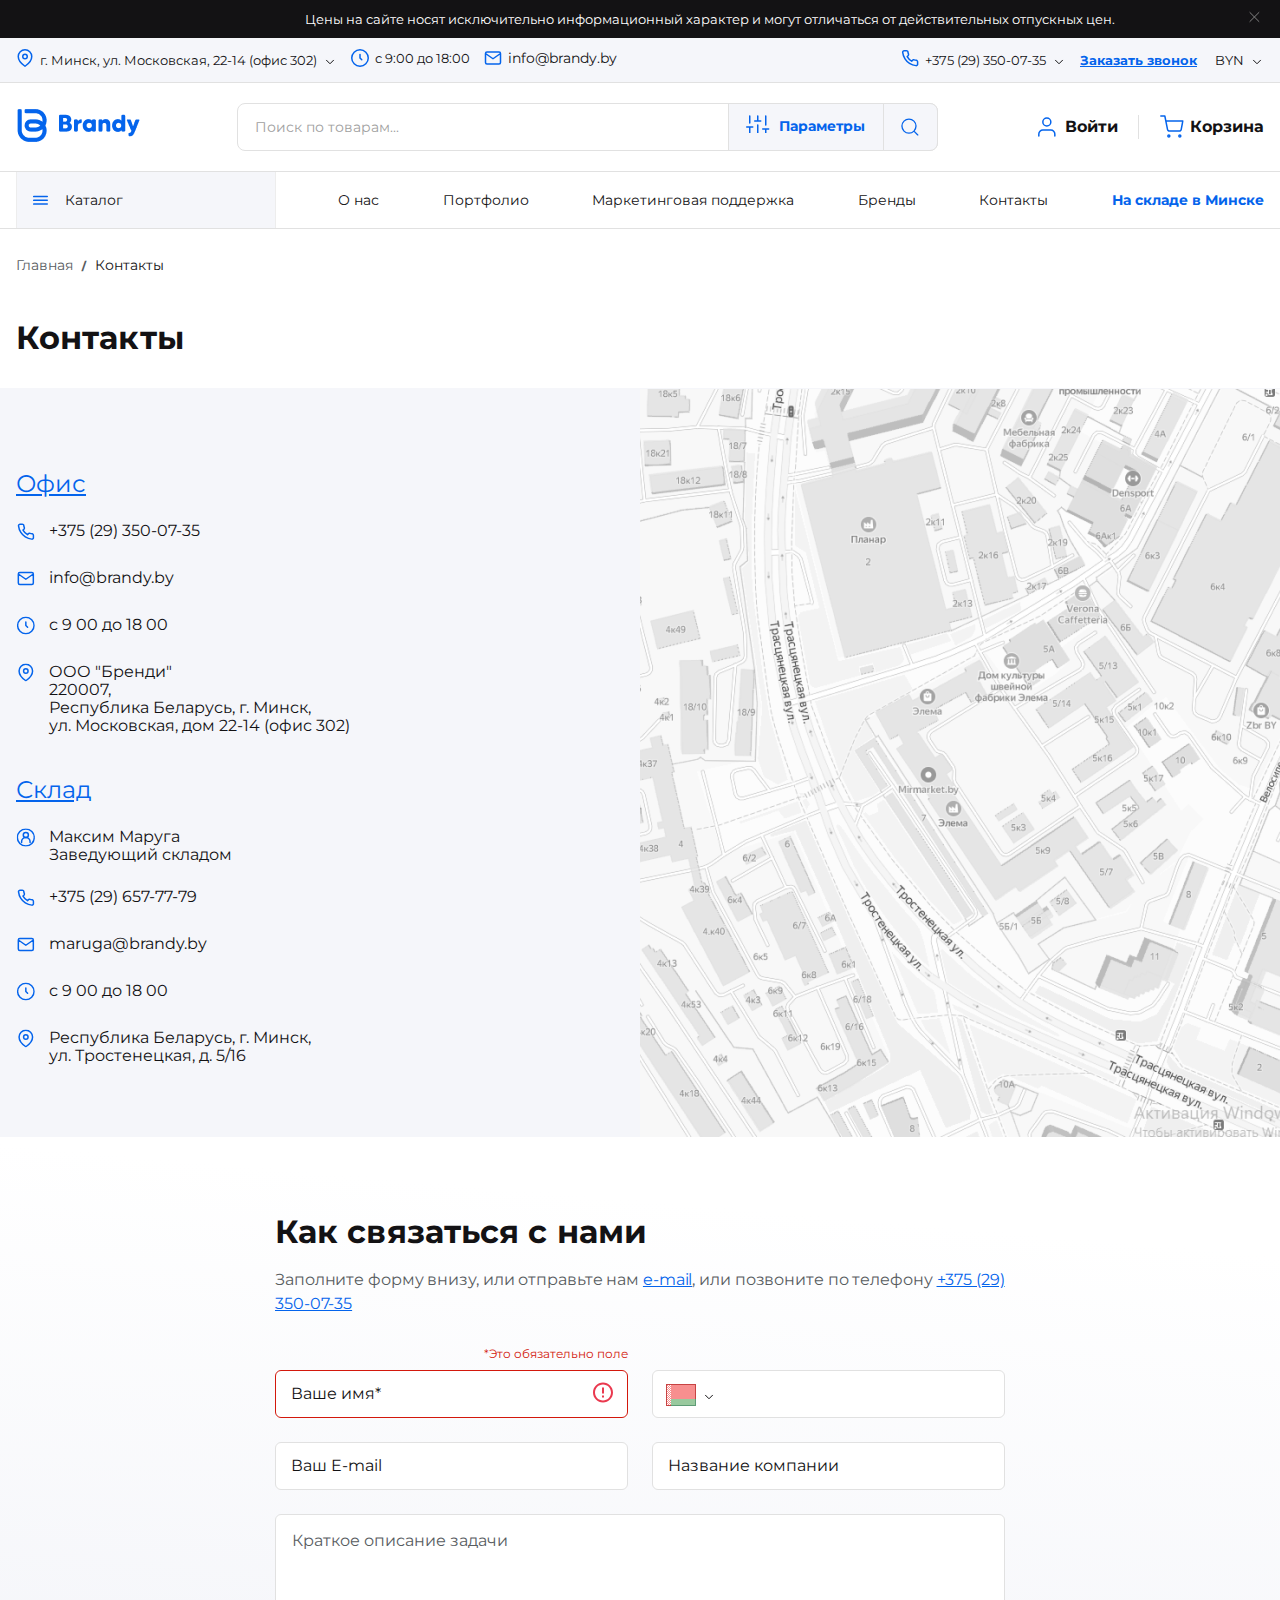
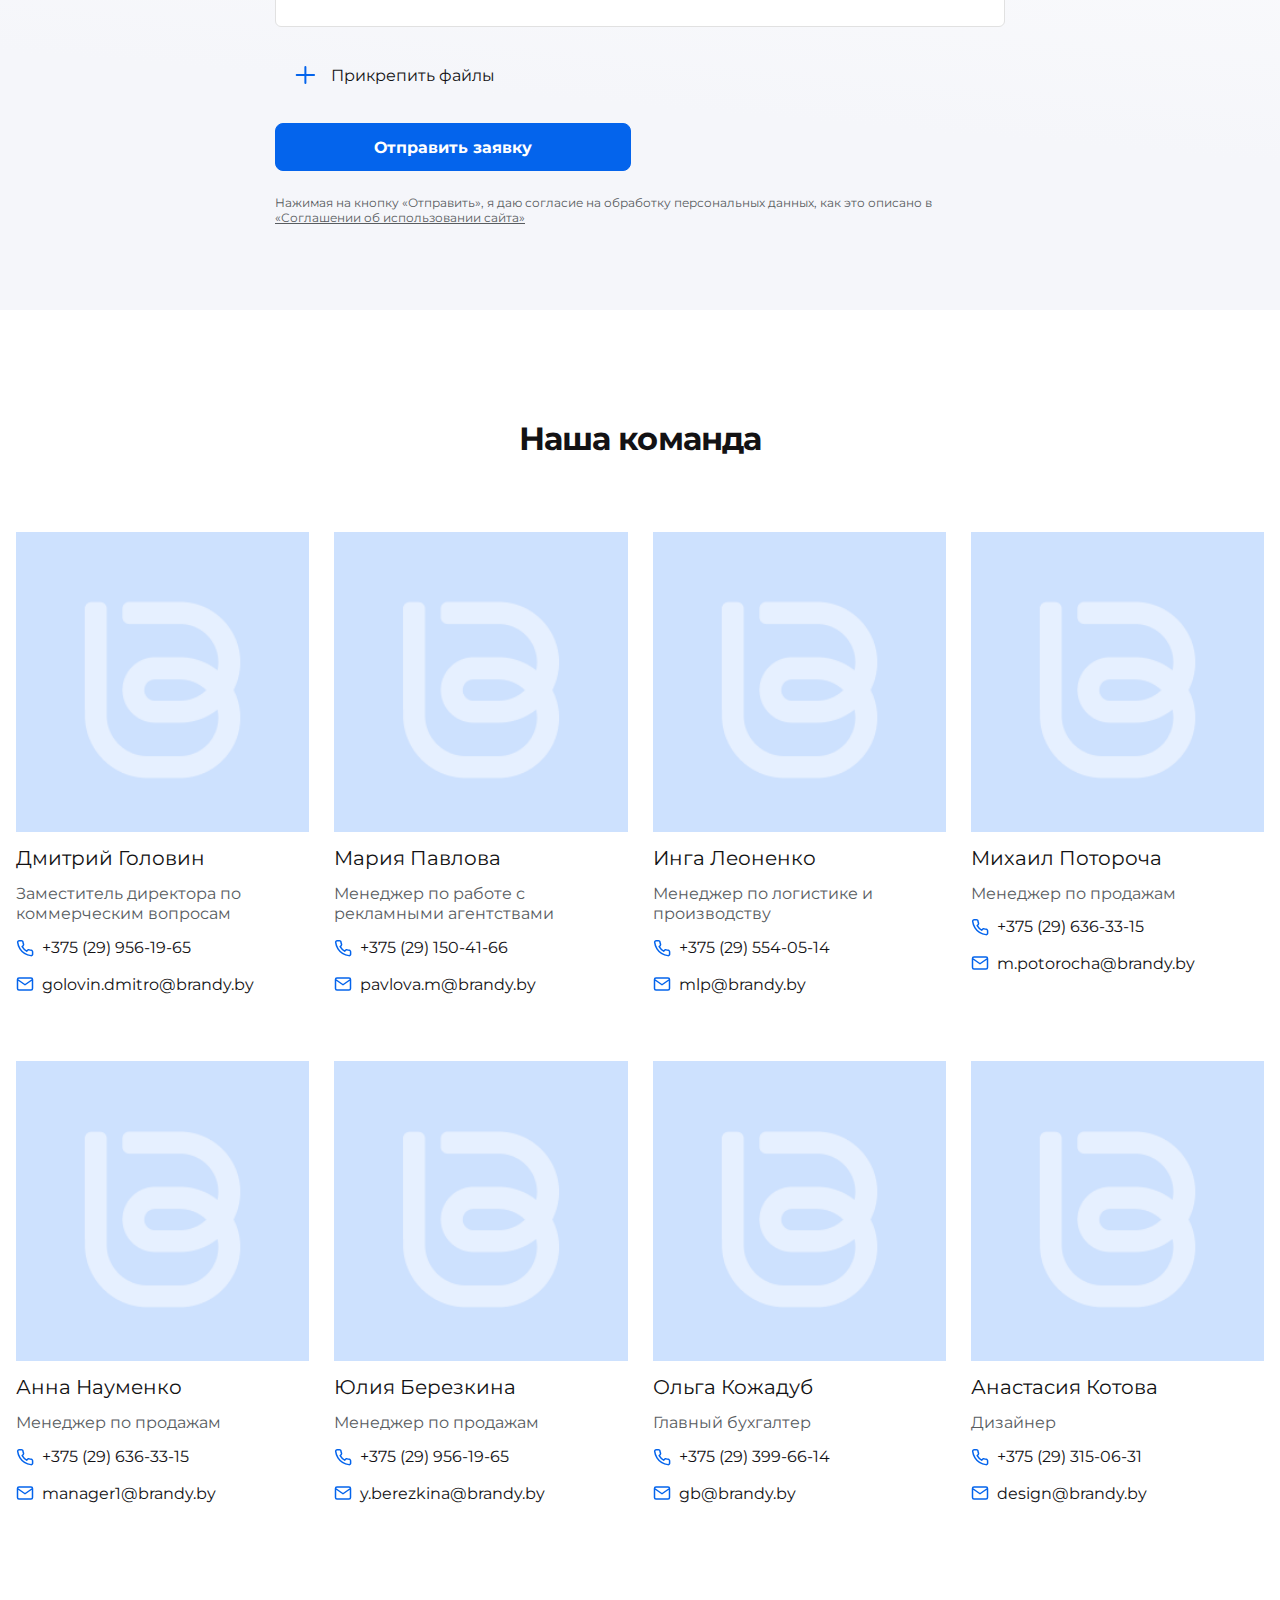
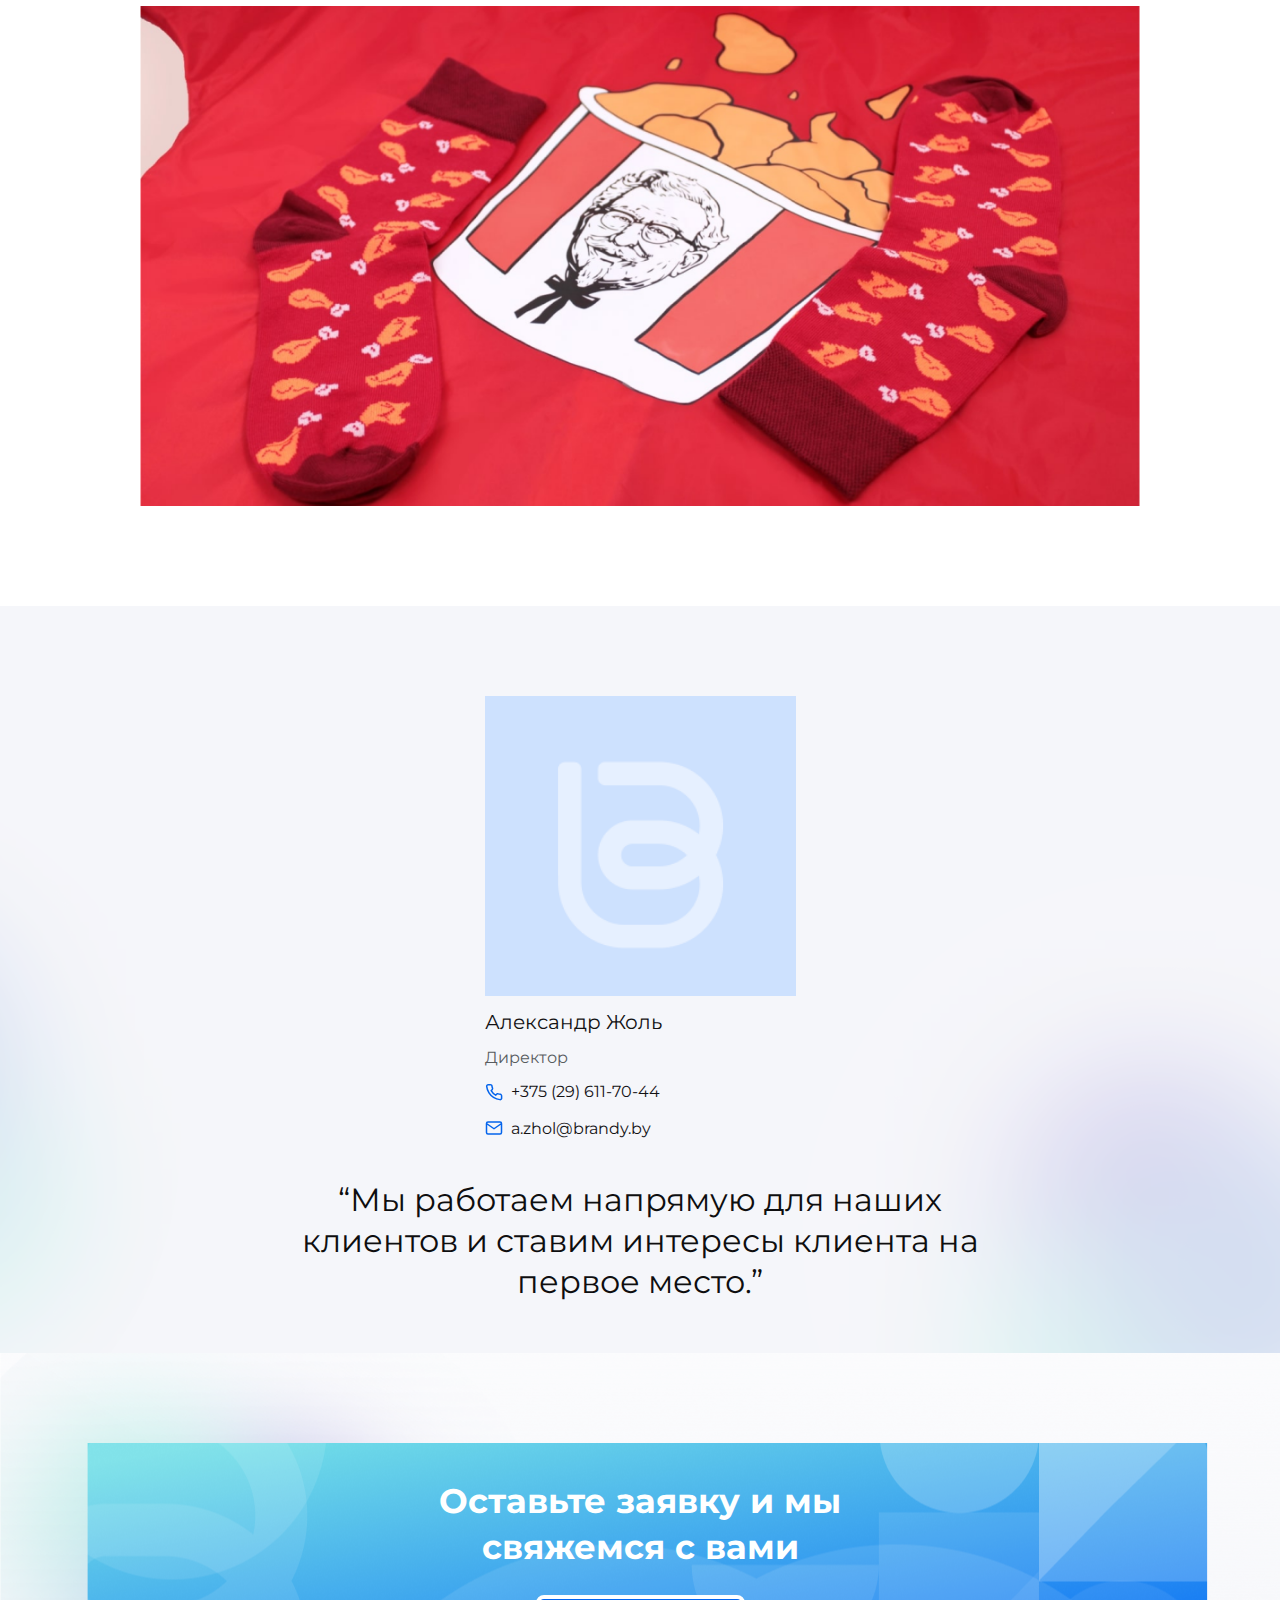
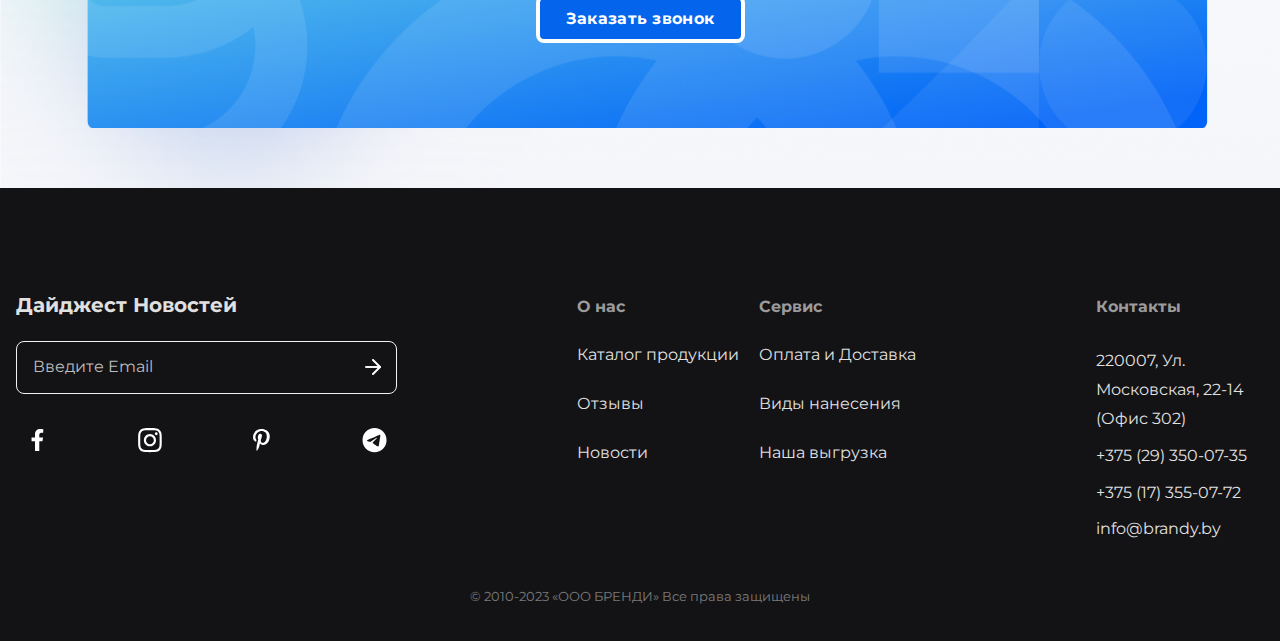
<file: src/pages/contacts/contacts.html>
<!DOCTYPE html>
<html lang="en">
<head>
    <meta charset="UTF-8">
    <meta name="viewport" content="width=device-width, initial-scale=1.0">
    <link rel="stylesheet" href="./contacts.css">
    <title>Document</title>
</head>
<body>
    <div class="overlay"></div>
    <div class="modal-contact">
        <div class="modal-head">
            <span class="modal-close">
                <svg xmlns="http://www.w3.org/2000/svg" width="24" height="24" viewBox="0 0 24 24" fill="none">
                    <path d="M21 20.5L3 2.5M21.0001 2.5L3 20.5001" stroke="#0464EC" stroke-width="1.5" stroke-linecap="round" stroke-linejoin="round"/>
                  </svg>
            </span>
        </div>
        <div class="modal-body">
            <div class="text">
                <h3>Просто напишите ваш телефон, мы перезвоним</h3>
                <p>Наш менеджер перезвонит вам в ближайшее время</p>
            </div>

            <form>
                <div class="input-wrapper">
                    <input type="tel" class="modal-contact-tel">
                    <div class="select-wrap">
                        <div class="select country">
                            <img data-current="0" src="../../assets/images/icons8-беларусь-30.png" alt="icon">
                        </div>
                        <ul class="select-list">
                            <li data-value="0"><img src="../../assets/images/icons8-беларусь-30.png" alt="icon"></li>
                            <li data-value="1"><img src="../../assets/images/icons8-россия-30.png" alt="icon"></li>
                        </ul>
                    </div>
                </div>

                <button type="submit">Заказать звонок</button>
                <p>Нажимая на кнопку «Отправить», я даю согласие на обработку персональных данных, как это описано в <a href="#">«Соглашении об использовании сайта»</a></p>
            </form>
        </div>

    </div>
    <div class="modal-cart ">
        <div class="modal-head">
            <h3>Корзина</h3>
            <span class="modal-close">
                <svg xmlns="http://www.w3.org/2000/svg" width="24" height="24" viewBox="0 0 24 24" fill="none">
                    <path d="M21 20.5L3 2.5M21.0001 2.5L3 20.5001" stroke="#0464EC" stroke-width="1.5" stroke-linecap="round" stroke-linejoin="round"/>
                  </svg>
            </span>
        </div>
        <div class="modal-cart-body">
            <div class="cart-cards">
                <div class="cart-card">
                    <div class="cart-image">
                        <img src="../../assets/images/cart/image.png" alt="cart-product" width="54" height="54">
                    </div>
                    <div class="cart-products-params">
                        <div class="title-col">
                            <p class="title">Ежедневник
                                Portobello Trend, Sky, недатированный...Ежедневник
                                Portobello Trend, Sky, недатированный...</p>
                            <p class="articul">
                                Артикул | <span>14141.050</span>
                            </p>
                            <p class="deleted">Удален из корзины</p>
                        </div>
                        <div class="edition-wrap">
                            <div class="edition-counter">
                                <span>Тираж:</span>
                                <span>40</span>
                            </div>
                            <p class="price">21.36 BYN</p>
                        </div>
                    </div>
                    <button type="button" class="delete-cart-product">
                        <svg xmlns="http://www.w3.org/2000/svg" width="24" height="24" viewBox="0 0 24 24" fill="none">
                            <g clip-path="url(#clip0_1204_1124)">
                              <path d="M18.553 11.1703V19.9712C18.553 20.2815 18.3015 20.5329 17.9912 20.5329H6.0071C5.69685 20.5329 5.44534 20.2815 5.44534 19.9712V11.1703" stroke="#0464EC" stroke-linecap="round" stroke-linejoin="round"/>
                              <path d="M10.1276 16.7879V11.1703" stroke="#0464EC" stroke-linecap="round" stroke-linejoin="round"/>
                              <path d="M13.8717 16.7879V11.1703" stroke="#0464EC" stroke-linecap="round" stroke-linejoin="round"/>
                              <path d="M20.4259 7.42509H15.7447M15.7447 7.42509V4.24181C15.7447 3.93156 15.4932 3.68005 15.1829 3.68005H8.81634C8.50609 3.68005 8.25458 3.93156 8.25458 4.24181V7.42509M15.7447 7.42509H8.25458M3.57328 7.42509H8.25458" stroke="#0464EC" stroke-linecap="round" stroke-linejoin="round"/>
                            </g>
                            <defs>
                              <clipPath id="clip0_1204_1124">
                                <rect width="22.9091" height="22.9091" fill="white" transform="translate(0.545072 0.651855)"/>
                              </clipPath>
                            </defs>
                          </svg>
                    </button>
                </div>
                <div class="cart-card">
                    <div class="cart-image">
                        <img src="../../assets/images/cart/image.png" alt="cart-product" width="54" height="54">
                    </div>
                    <div class="cart-products-params">
                        <div class="title-col">
                            <p class="title">Ежедневник
                                Portobello Trend, Sky, недатированный...Ежедневник
                                Portobello Trend, Sky, недатированный...</p>
                            <p class="articul">
                                Артикул | <span>14141.050</span>
                            </p>
                            <p class="deleted">Удален из корзины</p>
                        </div>
                        <div class="edition-wrap">
                            <div class="edition-counter">
                                <span>Тираж:</span>
                                <span>40</span>
                            </div>
                            <p class="price">21.36 BYN</p>
                        </div>
                    </div>
                    <button type="button" class="delete-cart-product">
                        <svg xmlns="http://www.w3.org/2000/svg" width="24" height="24" viewBox="0 0 24 24" fill="none">
                            <g clip-path="url(#clip0_1204_1124)">
                              <path d="M18.553 11.1703V19.9712C18.553 20.2815 18.3015 20.5329 17.9912 20.5329H6.0071C5.69685 20.5329 5.44534 20.2815 5.44534 19.9712V11.1703" stroke="#0464EC" stroke-linecap="round" stroke-linejoin="round"/>
                              <path d="M10.1276 16.7879V11.1703" stroke="#0464EC" stroke-linecap="round" stroke-linejoin="round"/>
                              <path d="M13.8717 16.7879V11.1703" stroke="#0464EC" stroke-linecap="round" stroke-linejoin="round"/>
                              <path d="M20.4259 7.42509H15.7447M15.7447 7.42509V4.24181C15.7447 3.93156 15.4932 3.68005 15.1829 3.68005H8.81634C8.50609 3.68005 8.25458 3.93156 8.25458 4.24181V7.42509M15.7447 7.42509H8.25458M3.57328 7.42509H8.25458" stroke="#0464EC" stroke-linecap="round" stroke-linejoin="round"/>
                            </g>
                            <defs>
                              <clipPath id="clip0_1204_1124">
                                <rect width="22.9091" height="22.9091" fill="white" transform="translate(0.545072 0.651855)"/>
                              </clipPath>
                            </defs>
                          </svg>
                    </button>
                </div>
            </div>
        </div>
        <div class="modal-cart-result">
            <div class="row">
                <h3>Ваш заказ</h3>
            </div>
            <div class="order-wrap">
                <ul>
                    <li>
                        <span>Заказ на сумму:</span>
                        <span>1 370.80 BYN</span>
                    </li>
                    <li>
                        <span>Скидка:</span>
                        <span>-274 BYN</span>
                    </li>
                    <li>
                        <span>Доставка:</span>
                        <span>0 BYN</span>
                    </li>
                    <li>
                        <span>Итого*:</span>
                        <span>1 096.80 BYN</span>
                    </li>
                </ul>
            </div>
            <div class="link-wrap">
                <a href="#" class="to-cart">Перейти в корзину</a>
            </div>

        </div>
    </div>
    <div class="attention">
        <div class="content">
            <p>Цены на сайте носят исключительно информационный характер и могут отличаться от действительных отпускных цен.</p>
            <span class="attention-close">
                <svg xmlns="http://www.w3.org/2000/svg" width="19" height="18" viewBox="0 0 19 18" fill="none">
                    <path d="M13.918 4.5L4.91797 13.5M4.91797 4.5L13.918 13.5" stroke="#828282" stroke-linecap="round" stroke-linejoin="round"/>
                </svg>
            </span>
        </div>
    </div>
    <header class="header">
        <div class="header-pc">
            <div class="contacts-row">
                <div class="content">
                    <div class="contacts-row-col">
                        <div class="select-wrap">
                            <div class="select header-location">
                                <p data-current="0">г. Минск, ул. Московская, 22-14 (офис 302)</p>
                            </div>
                            <ul class="select-list">
                                <li data-value="0">г. Минск, ул. Московская, 22-14 (офис 302)</li>
                                <li data-value="1">г. Минск, ул. Тростенецкая, д. 5/16</li>
                            </ul>
                        </div>
                        <p class="time">с 9:00 до 18:00</p>
                        <a href="mailto:info@brandy.by" class="mail">info@brandy.by</a>
                    </div>
                    <div class="contacts-row-col">
                        <div class="select-wrap">
                            <div class="select header-phones">
                                <p data-current="0">+375 (29) 350-07-35</p>
                            </div>
                            <ul class="select-list">
                                <li data-value="0">+375 (29) 350-07-35</li>
                                <li data-value="1">+375 (17) 355-07-72</li>
                            </ul>
                        </div>
                        <a class="callme" href="#">Заказать звонок</a>
                        <div class="select-wrap">
                            <div class="select header-lang">
                                <p data-current="0">BYN</p>
                            </div>
                            <ul class="select-list">
                                <li data-value="0">BYN</li>
                                <li data-value="1">RUB</li>
                            </ul>
                        </div>
                    </div>
                </div>
            </div>
            <div class="main-row">
                <div class="content">
                    <a href="/" class="logo">
                        <img src="../../assets/images/logo.png" alt="logo">
                    </a>
                    <div class="search-wrapper">
                        <div class="input-wrapper">
                            <input class="search-input" type="text" placeholder="Поиск по товарам...">
                            <div class="search-btns">
                                <button type="button" class="params">
                                    Параметры
                                </button>
                                <button type="submit" class="search-btn">
                                    <svg xmlns="http://www.w3.org/2000/svg" width="25" height="24" viewBox="0 0 25 24" fill="none">
                                        <path d="M21.33 21L16.98 16.65M19.33 11C19.33 15.4183 15.7482 19 11.33 19C6.91168 19 3.32996 15.4183 3.32996 11C3.32996 6.58172 6.91168 3 11.33 3C15.7482 3 19.33 6.58172 19.33 11Z" stroke="#0464EC" stroke-width="1.5" stroke-linecap="round" stroke-linejoin="round"/>
                                    </svg>
                                </button>
                            </div>
                        </div>
                        <div class="params-panel">
                            <div class="select-wrap">
                                <div class="select color-select">
                                    <p data-current="0">Цвет</p>
                                </div>
                                <ul class="select-list">
                                    <li data-value="1">Черный</li>
                                    <li data-value="2">Красный</li>
                                </ul>
                            </div>
                            <input type="text" placeholder="Цена, от">
                            <input type="text" placeholder="Цена, до">
                        </div>
                        <ul class="results">
                            <li>
                                <img src="../../assets/images/main-page/card-bg.png" alt="product-img">
                                <p>Ежедневник Portobello Trend, Sky, недатированный...</p>
                            </li>
                            <li>
                                <img src="../../assets/images/main-page/card-bg.png" alt="product-img">
                                <p>Ежедневник Portobello Trend, Sky, недатированный...</p>
                            </li>
                            <li>
                                <img src="../../assets/images/main-page/card-bg.png" alt="product-img">
                                <p>Ежедневник Portobello Trend, Sky, недатированный...</p>
                            </li>
                        </ul>
                    </div>
                    <div class="links">
                        <a  href="#">
                            <svg xmlns="http://www.w3.org/2000/svg" width="25" height="24" viewBox="0 0 25 24" fill="none">
                                <path d="M20.83 21V19C20.83 17.9391 20.4085 16.9217 19.6584 16.1716C18.9082 15.4214 17.8908 15 16.83 15H8.82996C7.76909 15 6.75167 15.4214 6.00153 16.1716C5.25138 16.9217 4.82996 17.9391 4.82996 19V21" stroke="#0464EC" stroke-width="1.5" stroke-linecap="round" stroke-linejoin="round"/>
                                <path d="M12.83 11C15.0391 11 16.83 9.20914 16.83 7C16.83 4.79086 15.0391 3 12.83 3C10.6208 3 8.82996 4.79086 8.82996 7C8.82996 9.20914 10.6208 11 12.83 11Z" stroke="#0464EC" stroke-width="1.5" stroke-linecap="round" stroke-linejoin="round"/>
                              </svg>
                              Войти
                        </a>
                        <a href="#">
                            <svg xmlns="http://www.w3.org/2000/svg" width="25" height="24" viewBox="0 0 25 24" fill="none">
                                <g clip-path="url(#clip0_539_4193)">
                                  <path d="M1.82996 1H5.82996L8.50996 14.39C8.6014 14.8504 8.85186 15.264 9.2175 15.5583C9.58314 15.8526 10.0407 16.009 10.51 16H20.23C20.6993 16.009 21.1568 15.8526 21.5224 15.5583C21.888 15.264 22.1385 14.8504 22.23 14.39L23.83 6H6.82996M10.83 21C10.83 21.5523 10.3822 22 9.82996 22C9.27767 22 8.82996 21.5523 8.82996 21C8.82996 20.4477 9.27767 20 9.82996 20C10.3822 20 10.83 20.4477 10.83 21ZM21.83 21C21.83 21.5523 21.3822 22 20.83 22C20.2777 22 19.83 21.5523 19.83 21C19.83 20.4477 20.2777 20 20.83 20C21.3822 20 21.83 20.4477 21.83 21Z" stroke="#0464EC" stroke-width="1.5" stroke-linecap="round" stroke-linejoin="round"/>
                                </g>
                                <defs>
                                  <clipPath id="clip0_539_4193">
                                    <rect width="24" height="24" fill="white" transform="translate(0.829956)"/>
                                  </clipPath>
                                </defs>
                              </svg>
                              Корзина
                        </a>
                    </div>
                </div>
            </div>
            <div class="navigation-block">
                <div class="content">
                    <nav class="navigation">
                        <div class="navigation-catalog">
                            <span class="catalog open-catalog-popup">Каталог</span>
                            <div class="catalog-popup">
                                <ul class=" catalog-tabs-panel">
                                    <li class="catalog-dropright active" data-num="0" ><a href="#">Ручки</a></li>
                                    <li class="catalog-dropright" data-num="1"><a href="#">Ежедневники под
                                        нанесение логотипа</a></li>
                                    <li class="catalog-dropright" data-num="2"><a href="#">Подарочные наборы</a></li>
                                    <li class="catalog-dropright" data-num="3"><a href="#">IT-сфера</a></li>
                                    <li class="catalog-dropright" data-num="4"><a href="#">Товары для
                                        здоровья и красоты</a></li>
                                    <li class="catalog-dropright" data-num="5"><a href="#">Электроника</a></li>
                                    <li class="catalog-dropright" data-num="6"><a href="#">Промо-сувениры</a></li>
                                    <li class="catalog-dropright" data-num="7"><a href="#">Текстильная продукция</a></li>
                                    <li class="catalog-dropright" data-num="8"><a href="#">Сумки и рюкзаки</a></li>
                                    <li class="catalog-dropright" data-num="9"><a href="#">Подарочные наборы</a></li>
                                    <li class="catalog-dropright" data-num="10"><a href="#">IT-сфера</a></li>
                                    <li class="catalog-dropright" data-num="11"><a href="#">Товары для
                                        здоровья и красоты</a></li>
                                </ul>
                                <div class="catalog-item-content">
                                    <div class=" catalog-tab-container">
                                        <div data-num="0" class="tab-content active">
                                            <div class="catalog-submenu">
                                                <img src="../../assets/images/main-page/1_pen_brandy 1.png" alt="category-image" width="85" height="85">
                                                <ul>
                                                    <li><a href="#">Ручки UMA</a></li>
                                                    <li><a href="#">Ручки Mypen</a></li>
                                                    <li><a href="#">Ручки Portobello</a></li>
                                                    <li><a href="#">Ручки Senator</a></li>
                                                    <li><a href="#">Ручки Senator</a></li>
                                                    <li><a href="#">Ручки Senator</a></li>
                                                </ul>
                                            </div>
                                        </div>
                                        <div data-num="1" class="tab-content">
                                            <div class="catalog-submenu">
                                                <img src="../../assets/images/main-page/2_book_brandy 1.png" alt="category-image" width="85" height="85">
                                                <ul>
                                                    <li><a href="#">Ручки UMA</a></li>
                                                    <li><a href="#">Ручки Mypen</a></li>
                                                    <li><a href="#">Ручки Portobello</a></li>
                                                    <li><a href="#">Ручки Senator</a></li>
                                                    <li><a href="#">Ручки Senator</a></li>
                                                    <li><a href="#">Ручки Senator</a></li>
                                                </ul>
                                            </div>
                                        </div>
                                        <div data-num="2" class="tab-content">
                                            <div class="catalog-submenu">
                                                <img src="../../assets/images/main-page/4_book_brandy 1.png" alt="category-image" width="85" height="85">
                                                <ul>
                                                    <li><a href="#">Ручки UMA</a></li>
                                                    <li><a href="#">Ручки Mypen</a></li>
                                                    <li><a href="#">Ручки Portobello</a></li>
                                                    <li><a href="#">Ручки Senator</a></li>
                                                    <li><a href="#">Ручки Senator</a></li>
                                                    <li><a href="#">Ручки Senator</a></li>
                                                </ul>
                                            </div>
                                        </div>
                                        <div data-num="3" class="tab-content">
                                            <div class="catalog-submenu">
                                                <img src="../../assets/images/main-page/1_pen_brandy 1.png" alt="category-image" width="85" height="85">
                                                <ul>
                                                    <li><a href="#">item</a></li>
                                                    <li><a href="#">item</a></li>
                                                    <li><a href="#">item</a></li>
                                                    <li><a href="#">item</a></li>
                                                    <li><a href="#">item</a></li>
                                                </ul>
                                            </div>
                                        </div>
                                        <div data-num="4" class="tab-content">
                                            <div class="catalog-submenu">
                                                <img src="../../assets/images/main-page/6image.png" alt="category-image" width="85" height="85">
                                                <ul>
                                                    <li><a href="#">item</a></li>
                                                    <li><a href="#">item</a></li>
                                                    <li><a href="#">item</a></li>
                                                    <li><a href="#">item</a></li>
                                                    <li><a href="#">item</a></li>
                                                </ul>
                                            </div>
                                        </div>
                                        <div data-num="5" class="tab-content">
                                            <div class="catalog-submenu">
                                                <img src="../../assets/images/main-page/1_pen_brandy 1.png" alt="category-image" width="85" height="85">
                                                <ul>
                                                    <li><a href="#">item</a></li>
                                                    <li><a href="#">item</a></li>
                                                    <li><a href="#">item</a></li>
                                                    <li><a href="#">item</a></li>
                                                    <li><a href="#">item</a></li>
                                                </ul>
                                            </div>
                                        </div>
                                        <div data-num="6" class="tab-content">
                                            <div class="catalog-submenu">
                                                <img src="../../assets/images/main-page/1_pen_brandy 1.png" alt="category-image" width="85" height="85">
                                                <ul>
                                                    <li><a href="#">item</a></li>
                                                    <li><a href="#">item</a></li>
                                                    <li><a href="#">item</a></li>
                                                    <li><a href="#">item</a></li>
                                                    <li><a href="#">item</a></li>
                                                </ul>
                                            </div>
                                        </div>
                                        <div data-num="7" class="tab-content">
                                            <div class="catalog-submenu">
                                                <img src="../../assets/images/main-page/1_pen_brandy 1.png" alt="category-image" width="85" height="85">
                                                <ul>
                                                    <li><a href="#">item</a></li>
                                                    <li><a href="#">item</a></li>
                                                    <li><a href="#">item</a></li>
                                                    <li><a href="#">item</a></li>
                                                    <li><a href="#">item</a></li>
                                                </ul>
                                            </div>
                                        </div>
                                        <div data-num="8" class="tab-content">
                                            <div class="catalog-submenu">
                                                <img src="../../assets/images/main-page/1_pen_brandy 1.png" alt="category-image" width="85" height="85">
                                                <ul>
                                                    <li><a href="#">item</a></li>
                                                    <li><a href="#">item</a></li>
                                                    <li><a href="#">item</a></li>
                                                    <li><a href="#">item</a></li>
                                                    <li><a href="#">item</a></li>
                                                </ul>
                                            </div>
                                        </div>
                                        <div data-num="9" class="tab-content">
                                            <div class="catalog-submenu">
                                                <img src="../../assets/images/main-page/1_pen_brandy 1.png" alt="category-image" width="85" height="85">
                                                <ul>
                                                    <li><a href="#">item</a></li>
                                                    <li><a href="#">item</a></li>
                                                    <li><a href="#">item</a></li>
                                                    <li><a href="#">item</a></li>
                                                    <li><a href="#">item</a></li>
                                                </ul>
                                            </div>
                                        </div>
                                        <div data-num="10" class="tab-content">
                                            <div class="catalog-submenu">
                                                <img src="../../assets/images/main-page/1_pen_brandy 1.png" alt="category-image" width="85" height="85">
                                                <ul>
                                                    <li><a href="#">item</a></li>
                                                    <li><a href="#">item</a></li>
                                                    <li><a href="#">item</a></li>
                                                    <li><a href="#">item</a></li>
                                                    <li><a href="#">item</a></li>
                                                </ul>
                                            </div>
                                        </div>
                                        <div data-num="11" class="tab-content">
                                            <div class="catalog-submenu">
                                                <img src="../../assets/images/main-page/1_pen_brandy 1.png" alt="category-image" width="85" height="85">
                                                <ul>
                                                    <li><a href="#">item</a></li>
                                                    <li><a href="#">item</a></li>
                                                    <li><a href="#">item</a></li>
                                                    <li><a href="#">item</a></li>
                                                    <li><a href="#">item</a></li>
                                                </ul>
                                            </div>
                                        </div>
                                    </div>
                                </div>

                            </div>
                        </div>

                        <ul>
                            <li><a href="#">О нас</a></li>
                            <li><a href="#">Портфолио</a></li>
                            <li><a href="#">Маркетинговая поддержка</a></li>
                            <li><a href="#">Бренды</a></li>
                            <li><a href="#">Контакты</a></li>
                            <li><a href="#">На складе в Минске</a></li>
                        </ul>
                    </nav>
                </div>
            </div>
        </div>
        <div class="header-mobile">
            <div class="content">
                <div class="header-mobile-wrap">
                    <span class="burger-btn">
                        <svg xmlns="http://www.w3.org/2000/svg" width="25" height="24" viewBox="0 0 25 24" fill="none">
                            <g clip-path="url(#clip0_947_8898)">
                              <line x1="5.97003" y1="6.25" x2="19.5191" y2="6.25" stroke="#0464EC" stroke-width="1.5" stroke-linecap="round"/>
                              <line x1="5.96997" y1="11.25" x2="19.519" y2="11.25" stroke="#0464EC" stroke-width="1.5" stroke-linecap="round"/>
                              <line x1="5.96997" y1="16.25" x2="19.519" y2="16.25" stroke="#0464EC" stroke-width="1.5" stroke-linecap="round"/>
                            </g>
                            <defs>
                              <clipPath id="clip0_947_8898">
                                <rect width="24" height="24" fill="white" transform="translate(0.744568)"/>
                              </clipPath>
                            </defs>
                          </svg>
                    </span>
                    <a href="tel:+37500000000">
                        <svg width="43" height="42" viewBox="0 0 43 42" fill="none" xmlns="http://www.w3.org/2000/svg">
                            <path opacity="0.4" d="M0.372559 21C0.372559 32.598 9.77458 42 21.3726 42C32.9705 42 42.3726 32.598 42.3726 21C42.3726 9.40202 32.9705 0 21.3726 0C9.77458 0 0.372559 9.40202 0.372559 21Z" fill="#FF4C00"/>
                            <path d="M21.3726 36.3736C12.882 36.3736 5.99896 29.4906 5.99896 21C5.99896 12.5094 12.882 5.6264 21.3726 5.6264C29.8632 5.6264 36.7462 12.5094 36.7462 21C36.7462 29.4906 29.8632 36.3736 21.3726 36.3736Z" fill="#FF4C00" stroke="#FF4C00" stroke-width="1.2528"/>
                            <path d="M28.9761 24.8776V27.1276C28.977 27.3364 28.9342 27.5432 28.8505 27.7346C28.7668 27.926 28.6441 28.0978 28.4902 28.239C28.3363 28.3802 28.1546 28.4877 27.9567 28.5546C27.7588 28.6215 27.5492 28.6464 27.3411 28.6276C25.0333 28.3768 22.8164 27.5882 20.8686 26.3251C19.0565 25.1736 17.5201 23.6372 16.3686 21.8251C15.1011 19.8685 14.3123 17.6408 14.0661 15.3226C14.0474 15.1152 14.0721 14.9061 14.1385 14.7088C14.205 14.5114 14.3118 14.3301 14.4522 14.1763C14.5926 14.0225 14.7635 13.8996 14.954 13.8155C15.1445 13.7313 15.3504 13.6878 15.5586 13.6876H17.8086C18.1726 13.684 18.5255 13.8129 18.8015 14.0502C19.0774 14.2876 19.2577 14.6172 19.3086 14.9776C19.4036 15.6976 19.5797 16.4046 19.8336 17.0851C19.9346 17.3535 19.9564 17.6453 19.8966 17.9257C19.8368 18.2062 19.6978 18.4637 19.4961 18.6676L18.5436 19.6201C19.6113 21.4977 21.166 23.0524 23.0436 24.1201L23.9961 23.1676C24.2001 22.9659 24.4575 22.827 24.738 22.7671C25.0185 22.7073 25.3102 22.7292 25.5786 22.8301C26.2591 23.084 26.9661 23.2601 27.6861 23.3551C28.0505 23.4065 28.3832 23.59 28.621 23.8707C28.8589 24.1514 28.9853 24.5098 28.9761 24.8776Z" stroke="white" stroke-width="1.5" stroke-linecap="round" stroke-linejoin="round"/>
                            </svg>

                    </a>
                    <a href="/" class="logo">
                        <img src="../../assets/images/logo.png" alt="logo" width="91" height="24">
                    </a>
                    <a href="#">
                        <svg xmlns="http://www.w3.org/2000/svg" width="24" height="24" viewBox="0 0 24 24" fill="none">
                            <path d="M20 21V19C20 17.9391 19.5786 16.9217 18.8284 16.1716C18.0783 15.4214 17.0609 15 16 15H8C6.93913 15 5.92172 15.4214 5.17157 16.1716C4.42143 16.9217 4 17.9391 4 19V21" stroke="#0464EC" stroke-width="1.5" stroke-linecap="round" stroke-linejoin="round"/>
                            <path d="M12 11C14.2091 11 16 9.20914 16 7C16 4.79086 14.2091 3 12 3C9.79086 3 8 4.79086 8 7C8 9.20914 9.79086 11 12 11Z" stroke="#0464EC" stroke-width="1.5" stroke-linecap="round" stroke-linejoin="round"/>
                          </svg>
                    </a>
                    <a href="#">
                        <svg xmlns="http://www.w3.org/2000/svg" width="25" height="25" viewBox="0 0 25 25" fill="none">
                            <g clip-path="url(#clip0_947_8909)">
                              <path d="M1.47681 1.25H5.47681L8.15681 14.64C8.24825 15.1004 8.49872 15.514 8.86435 15.8083C9.22999 16.1026 9.6875 16.259 10.1568 16.25H19.8768C20.3461 16.259 20.8036 16.1026 21.1693 15.8083C21.5349 15.514 21.7854 15.1004 21.8768 14.64L23.4768 6.25H6.47681M10.4768 21.25C10.4768 21.8023 10.0291 22.25 9.47681 22.25C8.92452 22.25 8.47681 21.8023 8.47681 21.25C8.47681 20.6977 8.92452 20.25 9.47681 20.25C10.0291 20.25 10.4768 20.6977 10.4768 21.25ZM21.4768 21.25C21.4768 21.8023 21.0291 22.25 20.4768 22.25C19.9245 22.25 19.4768 21.8023 19.4768 21.25C19.4768 20.6977 19.9245 20.25 20.4768 20.25C21.0291 20.25 21.4768 20.6977 21.4768 21.25Z" stroke="#0464EC" stroke-width="1.5" stroke-linecap="round" stroke-linejoin="round"/>
                            </g>
                            <defs>
                              <clipPath id="clip0_947_8909">
                                <rect width="24" height="24" fill="white" transform="translate(0.476807 0.25)"/>
                              </clipPath>
                            </defs>
                          </svg>
                          <span class="cart-counter">45</span>
                    </a>
                </div>
                <div class="mobile-menu">
                    <div class="mobile-head">
                        <span class="burger-close-btn">
                            <svg xmlns="http://www.w3.org/2000/svg" width="25" height="24" viewBox="0 0 25 24" fill="none">
                                <g clip-path="url(#clip0_917_5080)">
                                  <path d="M5.24463 19.5L12.7447 12M12.7447 12L20.2446 4.5M12.7447 12L5.24463 4.5M12.7447 12L20.2446 19.5" stroke="#0464EC" stroke-width="1.5" stroke-linecap="round" stroke-linejoin="round"/>
                                </g>
                                <defs>
                                  <clipPath id="clip0_917_5080">
                                    <rect width="24" height="24" fill="white" transform="translate(0.744629)"/>
                                  </clipPath>
                                </defs>
                              </svg>
                        </span>
                        <a href="tel:+37500000000">
                            <svg width="43" height="42" viewBox="0 0 43 42" fill="none" xmlns="http://www.w3.org/2000/svg">
                                <path opacity="0.4" d="M0.372559 21C0.372559 32.598 9.77458 42 21.3726 42C32.9705 42 42.3726 32.598 42.3726 21C42.3726 9.40202 32.9705 0 21.3726 0C9.77458 0 0.372559 9.40202 0.372559 21Z" fill="#FF4C00"/>
                                <path d="M21.3726 36.3736C12.882 36.3736 5.99896 29.4906 5.99896 21C5.99896 12.5094 12.882 5.6264 21.3726 5.6264C29.8632 5.6264 36.7462 12.5094 36.7462 21C36.7462 29.4906 29.8632 36.3736 21.3726 36.3736Z" fill="#FF4C00" stroke="#FF4C00" stroke-width="1.2528"/>
                                <path d="M28.9761 24.8776V27.1276C28.977 27.3364 28.9342 27.5432 28.8505 27.7346C28.7668 27.926 28.6441 28.0978 28.4902 28.239C28.3363 28.3802 28.1546 28.4877 27.9567 28.5546C27.7588 28.6215 27.5492 28.6464 27.3411 28.6276C25.0333 28.3768 22.8164 27.5882 20.8686 26.3251C19.0565 25.1736 17.5201 23.6372 16.3686 21.8251C15.1011 19.8685 14.3123 17.6408 14.0661 15.3226C14.0474 15.1152 14.0721 14.9061 14.1385 14.7088C14.205 14.5114 14.3118 14.3301 14.4522 14.1763C14.5926 14.0225 14.7635 13.8996 14.954 13.8155C15.1445 13.7313 15.3504 13.6878 15.5586 13.6876H17.8086C18.1726 13.684 18.5255 13.8129 18.8015 14.0502C19.0774 14.2876 19.2577 14.6172 19.3086 14.9776C19.4036 15.6976 19.5797 16.4046 19.8336 17.0851C19.9346 17.3535 19.9564 17.6453 19.8966 17.9257C19.8368 18.2062 19.6978 18.4637 19.4961 18.6676L18.5436 19.6201C19.6113 21.4977 21.166 23.0524 23.0436 24.1201L23.9961 23.1676C24.2001 22.9659 24.4575 22.827 24.738 22.7671C25.0185 22.7073 25.3102 22.7292 25.5786 22.8301C26.2591 23.084 26.9661 23.2601 27.6861 23.3551C28.0505 23.4065 28.3832 23.59 28.621 23.8707C28.8589 24.1514 28.9853 24.5098 28.9761 24.8776Z" stroke="white" stroke-width="1.5" stroke-linecap="round" stroke-linejoin="round"/>
                                </svg>

                        </a>
                        <a href="/" class="logo">
                            <img src="../../assets/images/logo.png" alt="logo" width="91" height="24">
                        </a>
                        <a href="#">
                            <svg xmlns="http://www.w3.org/2000/svg" width="24" height="24" viewBox="0 0 24 24" fill="none">
                                <path d="M20 21V19C20 17.9391 19.5786 16.9217 18.8284 16.1716C18.0783 15.4214 17.0609 15 16 15H8C6.93913 15 5.92172 15.4214 5.17157 16.1716C4.42143 16.9217 4 17.9391 4 19V21" stroke="#0464EC" stroke-width="1.5" stroke-linecap="round" stroke-linejoin="round"/>
                                <path d="M12 11C14.2091 11 16 9.20914 16 7C16 4.79086 14.2091 3 12 3C9.79086 3 8 4.79086 8 7C8 9.20914 9.79086 11 12 11Z" stroke="#0464EC" stroke-width="1.5" stroke-linecap="round" stroke-linejoin="round"/>
                              </svg>
                        </a>
                        <a href="#">
                            <svg xmlns="http://www.w3.org/2000/svg" width="25" height="25" viewBox="0 0 25 25" fill="none">
                                <g clip-path="url(#clip0_947_8909)">
                                  <path d="M1.47681 1.25H5.47681L8.15681 14.64C8.24825 15.1004 8.49872 15.514 8.86435 15.8083C9.22999 16.1026 9.6875 16.259 10.1568 16.25H19.8768C20.3461 16.259 20.8036 16.1026 21.1693 15.8083C21.5349 15.514 21.7854 15.1004 21.8768 14.64L23.4768 6.25H6.47681M10.4768 21.25C10.4768 21.8023 10.0291 22.25 9.47681 22.25C8.92452 22.25 8.47681 21.8023 8.47681 21.25C8.47681 20.6977 8.92452 20.25 9.47681 20.25C10.0291 20.25 10.4768 20.6977 10.4768 21.25ZM21.4768 21.25C21.4768 21.8023 21.0291 22.25 20.4768 22.25C19.9245 22.25 19.4768 21.8023 19.4768 21.25C19.4768 20.6977 19.9245 20.25 20.4768 20.25C21.0291 20.25 21.4768 20.6977 21.4768 21.25Z" stroke="#0464EC" stroke-width="1.5" stroke-linecap="round" stroke-linejoin="round"/>
                                </g>
                                <defs>
                                  <clipPath id="clip0_947_8909">
                                    <rect width="24" height="24" fill="white" transform="translate(0.476807 0.25)"/>
                                  </clipPath>
                                </defs>
                              </svg>
                              <span class="cart-counter">45</span>
                        </a>
                    </div>
                    <div class="mobile-body-inner">
                        <ul class="mobile-body">
                            <li>
                                <a class="dropdown" href="#">Каталог</a>
                                <ul class="dropdown-list">
                                    <li class="dropright">
                                        <a href="#">Ручки</a>
                                        <div class="dropright-screen ">
                                            <p class="back">Назад</p>
                                            <ul>
                                                <li><a href="#">Ручки Mypen</a></li>
                                                <li><a href="#">Ручки Mypen</a></li>
                                                <li><a href="#">Ручки Mypen</a></li>
                                                <li><a href="#">Ручки Mypen</a></li>
                                                <li><a href="#">Ручки Mypen</a></li>
                                                <li><a href="#">Ручки Mypen</a></li>
                                                <li><a href="#">Ручки Mypen</a></li>
                                                <li><a href="#">Ручки Mypen</a></li>
                                                <li><a href="#">Ручки Mypen</a></li>
                                                <li><a href="#">Ручки Mypen</a></li>
                                            </ul>
                                        </div>
                                    </li>
                                    <li class="dropright">
                                         <a href="#">Ежедневники под нанесение логотипа</a>
                                         <div class="dropright-screen ">
                                            <p class="back">Назад</p>
                                            <ul>
                                                <li><a href="#">Ежедневники под нанесение логотипа</a></li>
                                                <li><a href="#">Ежедневники под нанесение логотипа</a></li>
                                                <li><a href="#">Ежедневники под нанесение логотипа</a></li>
                                                <li><a href="#">Ежедневники под нанесение логотипа</a></li>
                                                <li><a href="#">Ежедневники под нанесение логотипа</a></li>
                                                <li><a href="#">Ежедневники под нанесение логотипа</a></li>
                                                <li><a href="#">Ежедневники под нанесение логотипа</a></li>
                                                <li><a href="#">Ежедневники под нанесение логотипа</a></li>
                                                <li><a href="#">Ежедневники под нанесение логотипа</a></li>
                                                <li><a href="#">Ежедневники под нанесение логотипа</a></li>
                                            </ul>
                                        </div>
                                        </li>
                                    <li class="dropright">
                                        <a href="#">Подарочные наборы</a>
                                        <div class="dropright-screen ">
                                            <p class="back">Назад</p>
                                            <ul>
                                                <li><a href="#">Подарочные наборы</a></li>
                                            <li><a href="#">Подарочные наборы</a></li>
                                            <li><a href="#">Подарочные наборы</a></li>
                                            <li><a href="#">Подарочные наборы</a></li>
                                            <li><a href="#">Подарочные наборы</a></li>
                                            </ul>
                                        </div>
                                    </li>
                                    <li class="dropright">
                                         <a href="#">IT-сфера</a>
                                         <div class="dropright-screen ">
                                            <p class="back">Назад</p>
                                            <ul>
                                                <li><a href="#">IT-сфера</a></li>
                                                <li><a href="#">IT-сфера</a></li>
                                                <li><a href="#">IT-сфера</a></li>
                                            </ul>
                                        </div>

                                    </li>
                                    <li class="dropright"> <a href="#">Товары для здоровья и красоты</a></li>
                                    <li class="dropright"> <a href="#">Электроника</a></li>
                                    <li class="dropright"> <a href="#">Промо-сувениры</a></li>
                                    <li class="dropright"> <a href="#">Текстильная продукция</a></li>
                                    <li class="dropright"> <a href="#">Сумки и рюкзаки</a></li>
                                    <li class="dropright"> <a href="#">Сумки и рюкзаки</a></li>
                                </ul>
                            </li>
                            <li><a href="#">О нас</a></li>
                            <li><a href="#">Портфолио</a></li>
                            <li><a href="#">Маркетинговая поддержка</a></li>
                            <li><a href="#">Бренды</a></li>
                            <li><a href="#">Контакты</a></li>
                            <li><a href="#">На складе в Минске</a></li>
                        </ul>
                        <div class="mobile-contacts">
                            <span>Заказать звонок</span>
                            <div class="select-wrap lang-wrap">
                                <div class="select header-lang">
                                    <p data-current="0">BYN</p>
                                </div>
                                <ul class="select-list">
                                    <li data-value="0">BYN</li>
                                    <li data-value="1">RUB</li>
                                </ul>
                            </div>
                            <div class="select-wrap">
                                <div class="select header-location">
                                    <p data-current="0">г. Минск, ул. Московская, 22-14 (офис 302)</p>
                                </div>
                                <ul class="select-list">
                                    <li data-value="0">г. Минск, ул. Московская, 22-14 (офис 302)</li>
                                    <li data-value="1">г. Минск, ул. Тростенецкая, д. 5/16</li>
                                </ul>
                            </div>
                            <p class="time">с 9:00 до 18:00</p>
                            <a href="mailto:info@brandy.by" class="mail">info@brandy.by</a>
                        </div>
                    </div>
                </div>
            </div>
        </div>
    </header>
    <main>
        <div class="head-row">
            <div class="content">
                <ul class="breadcrumbs">
                    <li><a href="/">Главная</a></li>
                    <li class="separator">/</li>
                    <li><a href="#" class="current-page">Контакты</a></li>
                </ul>
                <h1>Контакты</h1>
            </div>
        </div>
        <div class="contacts-wrapper">
            <div class="contacts-box">
                <div class="content">
                    <div class="contact-item">
                        <p class="title">Офис</p>
                        <a class="phone" href="tel:+375293500735">+375 (29) 350-07-35</a>
                        <a class="email" href="mailto:info@brandy.by">info@brandy.by</a>
                        <p class="time">с 9 00 до 18 00</p>
                        <p class="location">ООО "Бренди"<br>
                            220007,<br>
                            Республика Беларусь, г. Минск,<br>
                            ул. Московская, дом 22-14 (офис 302)</p>
                    </div>
                    <div class="contact-item">
                        <p class="title">Склад</p>
                        <div class="contact-person">
                            <p>Максим Маруга<br>
                                <span>Заведующий складом</span></p>
                        </div>
                        <a class="phone" href="tel:+375296577779">+375 (29) 657-77-79</a>
                        <a class="email" href="mailto:maruga@brandy.by">maruga@brandy.by</a>
                        <p class="time">с 9 00 до 18 00</p>
                        <p class="location">Республика Беларусь, г. Минск,<br>
                            ул. Тростенецкая, д. 5/16</p>
                    </div>
                </div>
            </div>
            <div class="map-box">
                <img src="../../assets/images/map.png" alt="map">
            </div>
        </div>
        <div class="contact-form">
            <div class="content">
                <div class="wrapper">
                    <div class="text">
                        <h2>Как связаться с нами</h2>
                        <p>Заполните форму внизу, или отпрaвьте нам <a href="#">e-mail</a>, или позвоните по телефону
                            <a href="tel:+375293500735">+375 (29) 350-07-35</a></p>
                    </div>
                    <form>
                        <div class="form-row">
                            <div class="input-wrap no-validate">
                                <span class="error-text">*Это обязательно поле</span>
                                <input type="text" placeholder="Ваше имя*">
                                <span class="error">
                                    <svg width="20" height="21" viewBox="0 0 20 21" fill="none" xmlns="http://www.w3.org/2000/svg">
                                        <path d="M9 13.5H11V15.5H9V13.5ZM9 5.5H11V11.5H9V5.5ZM9.99 0.5C4.47 0.5 0 4.98 0 10.5C0 16.02 4.47 20.5 9.99 20.5C15.52 20.5 20 16.02 20 10.5C20 4.98 15.52 0.5 9.99 0.5ZM10 18.5C5.58 18.5 2 14.92 2 10.5C2 6.08 5.58 2.5 10 2.5C14.42 2.5 18 6.08 18 10.5C18 14.92 14.42 18.5 10 18.5Z" fill="#EA394F"/>
                                        </svg>
                                </span>
                            </div>
                            <div class="input-wrap">
                                <span class="error-text">*Это обязательно поле</span>
                                <div class="input-wrapper">
                                    <input type="tel" class="modal-contact-tel">
                                    <div class="select-wrap">
                                        <div class="select country">
                                            <img data-current="0" src="../../assets/images/icons8-беларусь-30.png" alt="icon">
                                        </div>
                                        <ul class="select-list">
                                            <li data-value="0"><img src="../../assets/images/icons8-беларусь-30.png" alt="icon"></li>
                                            <li data-value="1"><img src="../../assets/images/icons8-россия-30.png" alt="icon"></li>
                                        </ul>
                                    </div>
                                </div>
                                <span class="error">
                                    <svg width="20" height="21" viewBox="0 0 20 21" fill="none" xmlns="http://www.w3.org/2000/svg">
                                        <path d="M9 13.5H11V15.5H9V13.5ZM9 5.5H11V11.5H9V5.5ZM9.99 0.5C4.47 0.5 0 4.98 0 10.5C0 16.02 4.47 20.5 9.99 20.5C15.52 20.5 20 16.02 20 10.5C20 4.98 15.52 0.5 9.99 0.5ZM10 18.5C5.58 18.5 2 14.92 2 10.5C2 6.08 5.58 2.5 10 2.5C14.42 2.5 18 6.08 18 10.5C18 14.92 14.42 18.5 10 18.5Z" fill="#EA394F"/>
                                        </svg>
                                </span>
                            </div>

                        </div>
                        <div class="form-row">
                            <div class="input-wrap">
                                <input type="text" placeholder="Ваш E-mail">
                            </div>
                            <div class="input-wrap">
                                <input type="text" placeholder="Название компании">
                            </div>
                        </div>

                        <textarea placeholder="Краткое описание задачи"></textarea>
                        <div class="fileform">
                            <div class="selectbutton">
                                <svg xmlns="http://www.w3.org/2000/svg" width="21" height="18" viewBox="0 0 21 18" fill="none">
                                    <path d="M1.7002 9H10.3831M10.3831 9H19.066M10.3831 9V1M10.3831 9V17" stroke="#0464EC" stroke-width="2" stroke-linecap="round" stroke-linejoin="round"/>
                                  </svg>
                                  Прикрепить файлы
                            </div>
                            <input id="upload" type="file" name="upload" />
                        </div>
                        <button type="submit">Отправить заявку</button>
                        <p>Нажимая на кнопку «Отправить», я даю согласие на обработку персональных данных, как это описано в <a href="#">«Соглашении об использовании сайта»</a></p>
                    </form>
                </div>
            </div>
        </div>
        <div class="team">
            <div class="content">
                <h2>Наша команда</h2>

                <div class="team-cards">
                    <div class="team-card">
                        <div class="image">
                            <img src="../../assets/images/1.png" alt="team-photo">
                        </div>
                        <p class="name">Дмитрий Головин</p>
                        <p class="post">Заместитель директора по коммерческим вопросам</p>
                        <a href="tel:+375299561965" class="phone">+375 (29) 956-19-65</a>
                        <a href="mailto:golovin.dmitro@brandy.by" class="email">golovin.dmitro@brandy.by</a>
                    </div>
                    <div class="team-card">
                        <div class="image">
                            <img src="../../assets/images/1.png" alt="team-photo">
                        </div>
                        <p class="name">Мария Павлова</p>
                        <p class="post">Менеджер по работе с рекламными агентствами</p>
                        <a href="tel:+375291504166" class="phone">+375 (29) 150-41-66</a>
                        <a href="mailto:pavlova.m@brandy.by" class="email">pavlova.m@brandy.by</a>
                    </div>
                    <div class="team-card">
                        <div class="image">
                            <img src="../../assets/images/1.png" alt="team-photo">
                        </div>
                        <p class="name">Инга Леоненко</p>
                        <p class="post">Менеджер по логистике и производству</p>
                        <a href="tel:+375295540514" class="phone">+375 (29) 554-05-14</a>
                        <a href="mailto:mlp@brandy.by" class="email">mlp@brandy.by</a>
                    </div>
                    <div class="team-card">
                        <div class="image">
                            <img src="../../assets/images/1.png" alt="team-photo">
                        </div>
                        <p class="name">Михаил Потороча</p>
                        <p class="post">Менеджер по продажам</p>
                        <a href="tel:+375296363315" class="phone">+375 (29) 636-33-15</a>
                        <a href="mailto:m.potorocha@brandy.by" class="email">m.potorocha@brandy.by</a>
                    </div>
                    <div class="team-card">
                        <div class="image">
                            <img src="../../assets/images/1.png" alt="team-photo">
                        </div>
                        <p class="name">Анна Науменко</p>
                        <p class="post">Менеджер по продажам</p>
                        <a href="tel:+375296363315" class="phone">+375 (29) 636-33-15</a>
                        <a href="mailto:manager1@brandy.by" class="email">manager1@brandy.by</a>
                    </div>
                    <div class="team-card">
                        <div class="image">
                            <img src="../../assets/images/1.png" alt="team-photo">
                        </div>
                        <p class="name">Юлия Березкина</p>
                        <p class="post">Менеджер по продажам</p>
                        <a href="tel:+375299561965" class="phone">+375 (29) 956-19-65</a>
                        <a href="mailto:y.berezkina@brandy.by" class="email">y.berezkina@brandy.by</a>
                    </div>
                    <div class="team-card">
                        <div class="image">
                            <img src="../../assets/images/1.png" alt="team-photo">
                        </div>
                        <p class="name">Ольга Кожадуб</p>
                        <p class="post">Главный бухгалтер</p>
                        <a href="tel:+375293996614" class="phone">+375 (29) 399-66-14</a>
                        <a href="mailto:gb@brandy.by" class="email">gb@brandy.by</a>
                    </div>
                    <div class="team-card">
                        <div class="image">
                            <img src="../../assets/images/1.png" alt="team-photo">
                        </div>
                        <p class="name">Анастасия Котова</p>
                        <p class="post">Дизайнер</p>
                        <a href="tel:+375293150631" class="phone">+375 (29) 315-06-31</a>
                        <a href="mailto:design@brandy.by" class="email">design@brandy.by</a>
                    </div>
                </div>
                <div class="big-img-wrap">
                    <img class="big-img" src="../../assets/images/portfolio-single/1.png" alt="img">
                </div>

            </div>
        </div>
        <div class="quote">
            <div class="content">
                <div class="team-card">
                    <div class="image">
                        <img src="../../assets/images/1.png" alt="team-photo">
                    </div>
                    <p class="name">Александр Жоль</p>
                    <p class="post">Директор</p>
                    <a href="tel:+375291504166" class="phone">+375 (29) 611-70-44</a>
                    <a href="mailto:a.zhol@brandy.by" class="email">a.zhol@brandy.by</a>
                </div>
                <p class="quote-text">
                    “Мы работаем напрямую для наших клиентов и ставим интересы клиента на первое место.”
                </p>
            </div>
        </div>
        <div class="banner-wrapper">
            <div class="content">
                <div class="banner">
                    <p>Оставьте заявку и мы <br>
                        свяжемся с вами</p>
                    <button class="to-modal">Заказать звонок</button>
                </div>
            </div>
        </div>
    </main>
    <footer class="footer">
        <div class="content">
            <div class="footer-desctop">
                <div class="row">
                    <div class="col">
                        <p>Дайджест новостей</p>
                        <div class="input-wrapper">
                            <input type="text" placeholder="Введите Email">
                            <button type="submit">
                                <svg xmlns="http://www.w3.org/2000/svg" width="16" height="16" viewBox="0 0 16 16" fill="none">
                                    <path d="M1 8H15" stroke="#F2F2F2" stroke-width="2" stroke-linecap="round" stroke-linejoin="round"/>
                                    <path d="M8 1L15 8L8 15" stroke="white" stroke-width="2" stroke-linecap="round" stroke-linejoin="round"/>
                                  </svg>
                            </button>
                        </div>

                        <div class="social">
                            <a href="#">
                                <svg xmlns="http://www.w3.org/2000/svg" width="44" height="44" viewBox="0 0 44 44" fill="none">
                                    <path d="M26.454 23.3743L27.0695 19.3946H23.2779V16.8078C23.2779 15.7196 23.8073 14.6563 25.4999 14.6563H27.248V11.2674C26.23 11.1022 25.2014 11.0128 24.1704 11C21.0497 11 19.0124 12.909 19.0124 16.3601V19.3946H15.5532V23.3743H19.0124V33.0001H23.2779V23.3743H26.454Z" fill="white"/>
                                  </svg>
                            </a>
                            <a href="#">
                                <svg xmlns="http://www.w3.org/2000/svg" width="44" height="44" viewBox="0 0 44 44" fill="none">
                                    <path d="M18.0054 22.1339C18.0054 19.9223 19.7662 18.129 21.9389 18.129C24.1116 18.129 25.8734 19.9223 25.8734 22.1339C25.8734 24.3455 24.1116 26.1388 21.9389 26.1388C19.7662 26.1388 18.0054 24.3455 18.0054 22.1339ZM15.8785 22.1339C15.8785 25.541 18.5918 28.3029 21.9389 28.3029C25.2861 28.3029 27.9993 25.541 27.9993 22.1339C27.9993 18.7268 25.2861 15.965 21.9389 15.965C18.5918 15.965 15.8785 18.7268 15.8785 22.1339ZM26.823 15.7204C26.8229 16.0055 26.9058 16.2843 27.0613 16.5214C27.2169 16.7586 27.438 16.9434 27.6968 17.0527C27.9555 17.1619 28.2403 17.1905 28.515 17.135C28.7898 17.0795 29.0422 16.9423 29.2403 16.7408C29.4385 16.5392 29.5735 16.2824 29.6282 16.0028C29.683 15.7231 29.6551 15.4333 29.548 15.1698C29.4409 14.9063 29.2594 14.6811 29.0266 14.5226C28.7937 14.3641 28.5199 14.2794 28.2398 14.2793H28.2393C27.8638 14.2795 27.5037 14.4313 27.2382 14.7015C26.9726 14.9717 26.8233 15.3382 26.823 15.7204ZM17.1707 31.9129C16.02 31.8595 15.3946 31.6644 14.979 31.4996C14.4279 31.2812 14.0348 31.0212 13.6214 30.601C13.208 30.1808 12.9522 29.781 12.7386 29.2201C12.5766 28.7972 12.3849 28.1603 12.3326 26.989C12.2754 25.7227 12.2639 25.3423 12.2639 22.134C12.2639 18.9258 12.2763 18.5464 12.3326 17.279C12.385 16.1077 12.5781 15.4721 12.7386 15.048C12.9531 14.4871 13.2086 14.0869 13.6214 13.6661C14.0342 13.2453 14.427 12.9849 14.979 12.7675C15.3944 12.6026 16.02 12.4075 17.1707 12.3542C18.4148 12.296 18.7885 12.2843 21.9389 12.2843C25.0893 12.2843 25.4634 12.2969 26.7085 12.3542C27.8592 12.4075 28.4836 12.6041 28.9003 12.7675C29.4513 12.9849 29.8445 13.2459 30.2579 13.6661C30.6712 14.0863 30.9262 14.4871 31.1407 15.048C31.3027 15.4709 31.4944 16.1077 31.5467 17.279C31.6039 18.5464 31.6153 18.9258 31.6153 22.134C31.6153 25.3423 31.6039 25.7216 31.5467 26.989C31.4943 28.1603 31.3017 28.797 31.1407 29.2201C30.9262 29.781 30.6707 30.1812 30.2579 30.601C29.8451 31.0208 29.4513 31.2812 28.9003 31.4996C28.4849 31.6645 27.8592 31.8596 26.7085 31.9129C25.4645 31.9711 25.0907 31.9828 21.9389 31.9828C18.7871 31.9828 18.4144 31.9711 17.1707 31.9129ZM17.073 10.1929C15.8166 10.2511 14.958 10.4539 14.2082 10.7509C13.4317 11.0576 12.7744 11.469 12.1175 12.1366C11.4606 12.8042 11.0574 13.4744 10.7562 14.2648C10.4644 15.0285 10.2652 15.9019 10.208 17.1809C10.1498 18.4618 10.1365 18.8714 10.1365 22.1339C10.1365 25.3965 10.1498 25.806 10.208 27.087C10.2652 28.366 10.4644 29.2394 10.7562 30.0031C11.0574 30.793 11.4607 31.4639 12.1175 32.1312C12.7743 32.7985 13.4317 33.2094 14.2082 33.517C14.9594 33.8139 15.8166 34.0167 17.073 34.075C18.3321 34.1332 18.7338 34.1477 21.9389 34.1477C25.1441 34.1477 25.5464 34.1342 26.8048 34.075C28.0614 34.0167 28.9194 33.8139 29.6696 33.517C30.4457 33.2094 31.1035 32.7988 31.7604 32.1312C32.4172 31.4637 32.8196 30.793 33.1217 30.0031C33.4135 29.2394 33.6136 28.3659 33.6699 27.087C33.7271 25.8051 33.7404 25.3965 33.7404 22.1339C33.7404 18.8714 33.7271 18.4618 33.6699 17.1809C33.6127 15.9018 33.4135 15.028 33.1217 14.2648C32.8196 13.4749 32.4162 12.8053 31.7604 12.1366C31.1045 11.468 30.4457 11.0576 29.6706 10.7509C28.9194 10.4539 28.0613 10.2502 26.8058 10.1929C25.5474 10.1346 25.145 10.1201 21.9399 10.1201C18.7347 10.1201 18.3321 10.1337 17.073 10.1929Z" fill="white"/>
                                  </svg>
                            </a>
                            <a href="#">
                                <svg xmlns="http://www.w3.org/2000/svg" width="45" height="44" viewBox="0 0 45 44" fill="none">
                                    <path d="M21.3261 11.0736C17.7548 11.4817 14.1961 14.4395 14.0493 18.6645C13.9569 21.2442 14.6724 23.1796 17.0708 23.723C18.1115 21.8435 16.735 21.429 16.521 20.0693C15.6418 14.4974 22.7991 10.6977 26.5445 14.5877C29.1358 17.2812 27.4299 25.5681 23.2502 24.7068C19.2467 23.8841 25.21 17.2877 22.0143 15.9924C19.4166 14.9399 18.036 19.2123 19.2677 21.3345C18.5459 24.9839 16.991 28.4228 17.6205 33.0001C19.6621 31.4837 20.3504 28.5796 20.9148 25.5509C21.9409 26.1889 22.4885 26.8526 23.7978 26.9557C28.6259 27.3381 31.3222 22.0218 30.6634 17.118C30.078 12.7705 25.8394 10.5581 21.3261 11.0736Z" fill="white"/>
                                  </svg>
                            </a>
                            <a href="#">
                                <svg xmlns="http://www.w3.org/2000/svg" width="45" height="44" viewBox="0 0 45 44" fill="none">
                                    <path fill-rule="evenodd" clip-rule="evenodd" d="M34.5637 22.1411C34.5637 28.7802 29.1817 34.1622 22.5427 34.1622C15.9036 34.1622 10.5216 28.7802 10.5216 22.1411C10.5216 15.5021 15.9036 10.1201 22.5427 10.1201C29.1817 10.1201 34.5637 15.5021 34.5637 22.1411ZM23.6946 18.4525C21.6294 19.3446 15.6748 21.8778 15.6748 21.8778C14.2637 22.4487 15.0897 22.9839 15.0897 22.9839C15.0897 22.9839 16.2944 23.4121 17.327 23.7332C18.3596 24.0543 18.9103 23.6976 18.9103 23.6976C18.9103 23.6976 21.3197 22.0563 23.7634 20.3079C25.4844 19.0948 25.0714 20.0938 24.6583 20.522C23.7634 21.4497 22.2834 22.9126 21.0443 24.09C20.4936 24.5896 20.7689 25.0177 21.0099 25.2318C21.7106 25.8465 23.361 26.9643 24.1103 27.4718C24.318 27.6124 24.4564 27.7062 24.4863 27.7294C24.6583 27.8722 25.6221 28.5144 26.2073 28.3717C26.7924 28.229 26.8612 27.4083 26.8612 27.4083C26.8612 27.4083 27.3087 24.4825 27.7217 21.8065C27.7982 21.2811 27.8747 20.7667 27.9461 20.287C28.1315 19.0403 28.282 18.0283 28.3068 17.6676C28.4101 16.4544 27.171 16.9539 27.171 16.9539C27.171 16.9539 24.4863 18.0957 23.6946 18.4525Z" fill="white"/>
                                  </svg>
                            </a>
                        </div>
                    </div>
                    <div class="col">
                        <ul>
                            <li><a href="#">О нас</a></li>
                            <li><a href="#">Каталог продукции</a></li>
                            <li><a href="#">Отзывы</a></li>
                            <li><a href="#">Новости</a></li>
                        </ul>
                        <ul>
                            <li><a href="#">Сервис</a></li>
                            <li><a href="#">Оплата и Доставка</a></li>
                            <li><a href="#">Виды нанесения</a></li>
                            <li><a href="#">Наша выгрузка</a></li>

                        </ul>
                    </div>
                    <div class="col">
                        <p>Контакты</p>
                        <p>220007,
                            ул. Московская, 22-14 (офис 302)</p>
                        <a href="tel:+375293500735">+375 (29) 350-07-35</a>
                        <a href="tel:+375173550772">+375 (17) 355-07-72</a>
                        <a href="mailto:info@brandy.by">info@brandy.by</a>
                    </div>
                </div>
                <div class="copy">
                    <p>© 2010-2023 «ООО БРЕНДИ» Все права защищены</p>
                </div>
            </div>
        </div>
        <div class="footer-mobile">
            <div class="content">
                <div class="col">
                    <p>Дайджест новостей</p>
                    <div class="input-wrapper">
                        <input type="text" placeholder="Введите Email">
                        <button type="submit">
                            <svg xmlns="http://www.w3.org/2000/svg" width="16" height="16" viewBox="0 0 16 16" fill="none">
                                <path d="M1 8H15" stroke="#F2F2F2" stroke-width="2" stroke-linecap="round" stroke-linejoin="round"/>
                                <path d="M8 1L15 8L8 15" stroke="white" stroke-width="2" stroke-linecap="round" stroke-linejoin="round"/>
                              </svg>
                        </button>
                    </div>
                </div>
                <div class="col">
                    <ul>
                        <li><a href="#">О нас</a></li>
                        <li><a href="#">Каталог продукции</a></li>
                        <li><a href="#">Отзывы</a></li>
                        <li><a href="#">Новости</a></li>
                    </ul>
                    <ul>
                        <li><a href="#">Сервис</a></li>
                        <li><a href="#">Оплата и Доставка</a></li>
                        <li><a href="#">Виды нанесения</a></li>
                        <li><a href="#">Наша выгрузка</a></li>

                    </ul>
                </div>
                <div class="col">
                    <p>Контакты</p>
                    <p>220007,
                        ул. Московская, 22-14 (офис 302)</p>
                    <a href="tel:+375293500735">+375 (29) 350-07-35</a>
                    <a href="tel:+375173550772">+375 (17) 355-07-72</a>
                    <a href="mailto:info@brandy.by">info@brandy.by</a>
                </div>
            </div>
            <div class="copy">
                <div class="content">
                    <div class="social">
                        <a href="#">
                            <svg xmlns="http://www.w3.org/2000/svg" width="44" height="44" viewBox="0 0 44 44" fill="none">
                                <path d="M26.454 23.3743L27.0695 19.3946H23.2779V16.8078C23.2779 15.7196 23.8073 14.6563 25.4999 14.6563H27.248V11.2674C26.23 11.1022 25.2014 11.0128 24.1704 11C21.0497 11 19.0124 12.909 19.0124 16.3601V19.3946H15.5532V23.3743H19.0124V33.0001H23.2779V23.3743H26.454Z" fill="white"/>
                              </svg>
                        </a>
                        <a href="#">
                            <svg xmlns="http://www.w3.org/2000/svg" width="44" height="44" viewBox="0 0 44 44" fill="none">
                                <path d="M18.0054 22.1339C18.0054 19.9223 19.7662 18.129 21.9389 18.129C24.1116 18.129 25.8734 19.9223 25.8734 22.1339C25.8734 24.3455 24.1116 26.1388 21.9389 26.1388C19.7662 26.1388 18.0054 24.3455 18.0054 22.1339ZM15.8785 22.1339C15.8785 25.541 18.5918 28.3029 21.9389 28.3029C25.2861 28.3029 27.9993 25.541 27.9993 22.1339C27.9993 18.7268 25.2861 15.965 21.9389 15.965C18.5918 15.965 15.8785 18.7268 15.8785 22.1339ZM26.823 15.7204C26.8229 16.0055 26.9058 16.2843 27.0613 16.5214C27.2169 16.7586 27.438 16.9434 27.6968 17.0527C27.9555 17.1619 28.2403 17.1905 28.515 17.135C28.7898 17.0795 29.0422 16.9423 29.2403 16.7408C29.4385 16.5392 29.5735 16.2824 29.6282 16.0028C29.683 15.7231 29.6551 15.4333 29.548 15.1698C29.4409 14.9063 29.2594 14.6811 29.0266 14.5226C28.7937 14.3641 28.5199 14.2794 28.2398 14.2793H28.2393C27.8638 14.2795 27.5037 14.4313 27.2382 14.7015C26.9726 14.9717 26.8233 15.3382 26.823 15.7204ZM17.1707 31.9129C16.02 31.8595 15.3946 31.6644 14.979 31.4996C14.4279 31.2812 14.0348 31.0212 13.6214 30.601C13.208 30.1808 12.9522 29.781 12.7386 29.2201C12.5766 28.7972 12.3849 28.1603 12.3326 26.989C12.2754 25.7227 12.2639 25.3423 12.2639 22.134C12.2639 18.9258 12.2763 18.5464 12.3326 17.279C12.385 16.1077 12.5781 15.4721 12.7386 15.048C12.9531 14.4871 13.2086 14.0869 13.6214 13.6661C14.0342 13.2453 14.427 12.9849 14.979 12.7675C15.3944 12.6026 16.02 12.4075 17.1707 12.3542C18.4148 12.296 18.7885 12.2843 21.9389 12.2843C25.0893 12.2843 25.4634 12.2969 26.7085 12.3542C27.8592 12.4075 28.4836 12.6041 28.9003 12.7675C29.4513 12.9849 29.8445 13.2459 30.2579 13.6661C30.6712 14.0863 30.9262 14.4871 31.1407 15.048C31.3027 15.4709 31.4944 16.1077 31.5467 17.279C31.6039 18.5464 31.6153 18.9258 31.6153 22.134C31.6153 25.3423 31.6039 25.7216 31.5467 26.989C31.4943 28.1603 31.3017 28.797 31.1407 29.2201C30.9262 29.781 30.6707 30.1812 30.2579 30.601C29.8451 31.0208 29.4513 31.2812 28.9003 31.4996C28.4849 31.6645 27.8592 31.8596 26.7085 31.9129C25.4645 31.9711 25.0907 31.9828 21.9389 31.9828C18.7871 31.9828 18.4144 31.9711 17.1707 31.9129ZM17.073 10.1929C15.8166 10.2511 14.958 10.4539 14.2082 10.7509C13.4317 11.0576 12.7744 11.469 12.1175 12.1366C11.4606 12.8042 11.0574 13.4744 10.7562 14.2648C10.4644 15.0285 10.2652 15.9019 10.208 17.1809C10.1498 18.4618 10.1365 18.8714 10.1365 22.1339C10.1365 25.3965 10.1498 25.806 10.208 27.087C10.2652 28.366 10.4644 29.2394 10.7562 30.0031C11.0574 30.793 11.4607 31.4639 12.1175 32.1312C12.7743 32.7985 13.4317 33.2094 14.2082 33.517C14.9594 33.8139 15.8166 34.0167 17.073 34.075C18.3321 34.1332 18.7338 34.1477 21.9389 34.1477C25.1441 34.1477 25.5464 34.1342 26.8048 34.075C28.0614 34.0167 28.9194 33.8139 29.6696 33.517C30.4457 33.2094 31.1035 32.7988 31.7604 32.1312C32.4172 31.4637 32.8196 30.793 33.1217 30.0031C33.4135 29.2394 33.6136 28.3659 33.6699 27.087C33.7271 25.8051 33.7404 25.3965 33.7404 22.1339C33.7404 18.8714 33.7271 18.4618 33.6699 17.1809C33.6127 15.9018 33.4135 15.028 33.1217 14.2648C32.8196 13.4749 32.4162 12.8053 31.7604 12.1366C31.1045 11.468 30.4457 11.0576 29.6706 10.7509C28.9194 10.4539 28.0613 10.2502 26.8058 10.1929C25.5474 10.1346 25.145 10.1201 21.9399 10.1201C18.7347 10.1201 18.3321 10.1337 17.073 10.1929Z" fill="white"/>
                              </svg>
                        </a>
                        <a href="#">
                            <svg xmlns="http://www.w3.org/2000/svg" width="45" height="44" viewBox="0 0 45 44" fill="none">
                                <path d="M21.3261 11.0736C17.7548 11.4817 14.1961 14.4395 14.0493 18.6645C13.9569 21.2442 14.6724 23.1796 17.0708 23.723C18.1115 21.8435 16.735 21.429 16.521 20.0693C15.6418 14.4974 22.7991 10.6977 26.5445 14.5877C29.1358 17.2812 27.4299 25.5681 23.2502 24.7068C19.2467 23.8841 25.21 17.2877 22.0143 15.9924C19.4166 14.9399 18.036 19.2123 19.2677 21.3345C18.5459 24.9839 16.991 28.4228 17.6205 33.0001C19.6621 31.4837 20.3504 28.5796 20.9148 25.5509C21.9409 26.1889 22.4885 26.8526 23.7978 26.9557C28.6259 27.3381 31.3222 22.0218 30.6634 17.118C30.078 12.7705 25.8394 10.5581 21.3261 11.0736Z" fill="white"/>
                              </svg>
                        </a>
                        <a href="#">
                            <svg xmlns="http://www.w3.org/2000/svg" width="45" height="44" viewBox="0 0 45 44" fill="none">
                                <path fill-rule="evenodd" clip-rule="evenodd" d="M34.5637 22.1411C34.5637 28.7802 29.1817 34.1622 22.5427 34.1622C15.9036 34.1622 10.5216 28.7802 10.5216 22.1411C10.5216 15.5021 15.9036 10.1201 22.5427 10.1201C29.1817 10.1201 34.5637 15.5021 34.5637 22.1411ZM23.6946 18.4525C21.6294 19.3446 15.6748 21.8778 15.6748 21.8778C14.2637 22.4487 15.0897 22.9839 15.0897 22.9839C15.0897 22.9839 16.2944 23.4121 17.327 23.7332C18.3596 24.0543 18.9103 23.6976 18.9103 23.6976C18.9103 23.6976 21.3197 22.0563 23.7634 20.3079C25.4844 19.0948 25.0714 20.0938 24.6583 20.522C23.7634 21.4497 22.2834 22.9126 21.0443 24.09C20.4936 24.5896 20.7689 25.0177 21.0099 25.2318C21.7106 25.8465 23.361 26.9643 24.1103 27.4718C24.318 27.6124 24.4564 27.7062 24.4863 27.7294C24.6583 27.8722 25.6221 28.5144 26.2073 28.3717C26.7924 28.229 26.8612 27.4083 26.8612 27.4083C26.8612 27.4083 27.3087 24.4825 27.7217 21.8065C27.7982 21.2811 27.8747 20.7667 27.9461 20.287C28.1315 19.0403 28.282 18.0283 28.3068 17.6676C28.4101 16.4544 27.171 16.9539 27.171 16.9539C27.171 16.9539 24.4863 18.0957 23.6946 18.4525Z" fill="white"/>
                              </svg>
                        </a>
                    </div>
                    <p>© 2010-2023 «ООО БРЕНДИ» Все права защищены</p>
                </div>
            </div>
        </div>
    </footer>
    <script src="../../assets/js/swiper-bundle.min.js"></script>
    <script src="../../assets/js/script.js"></script>
</body>
</html>
</file>
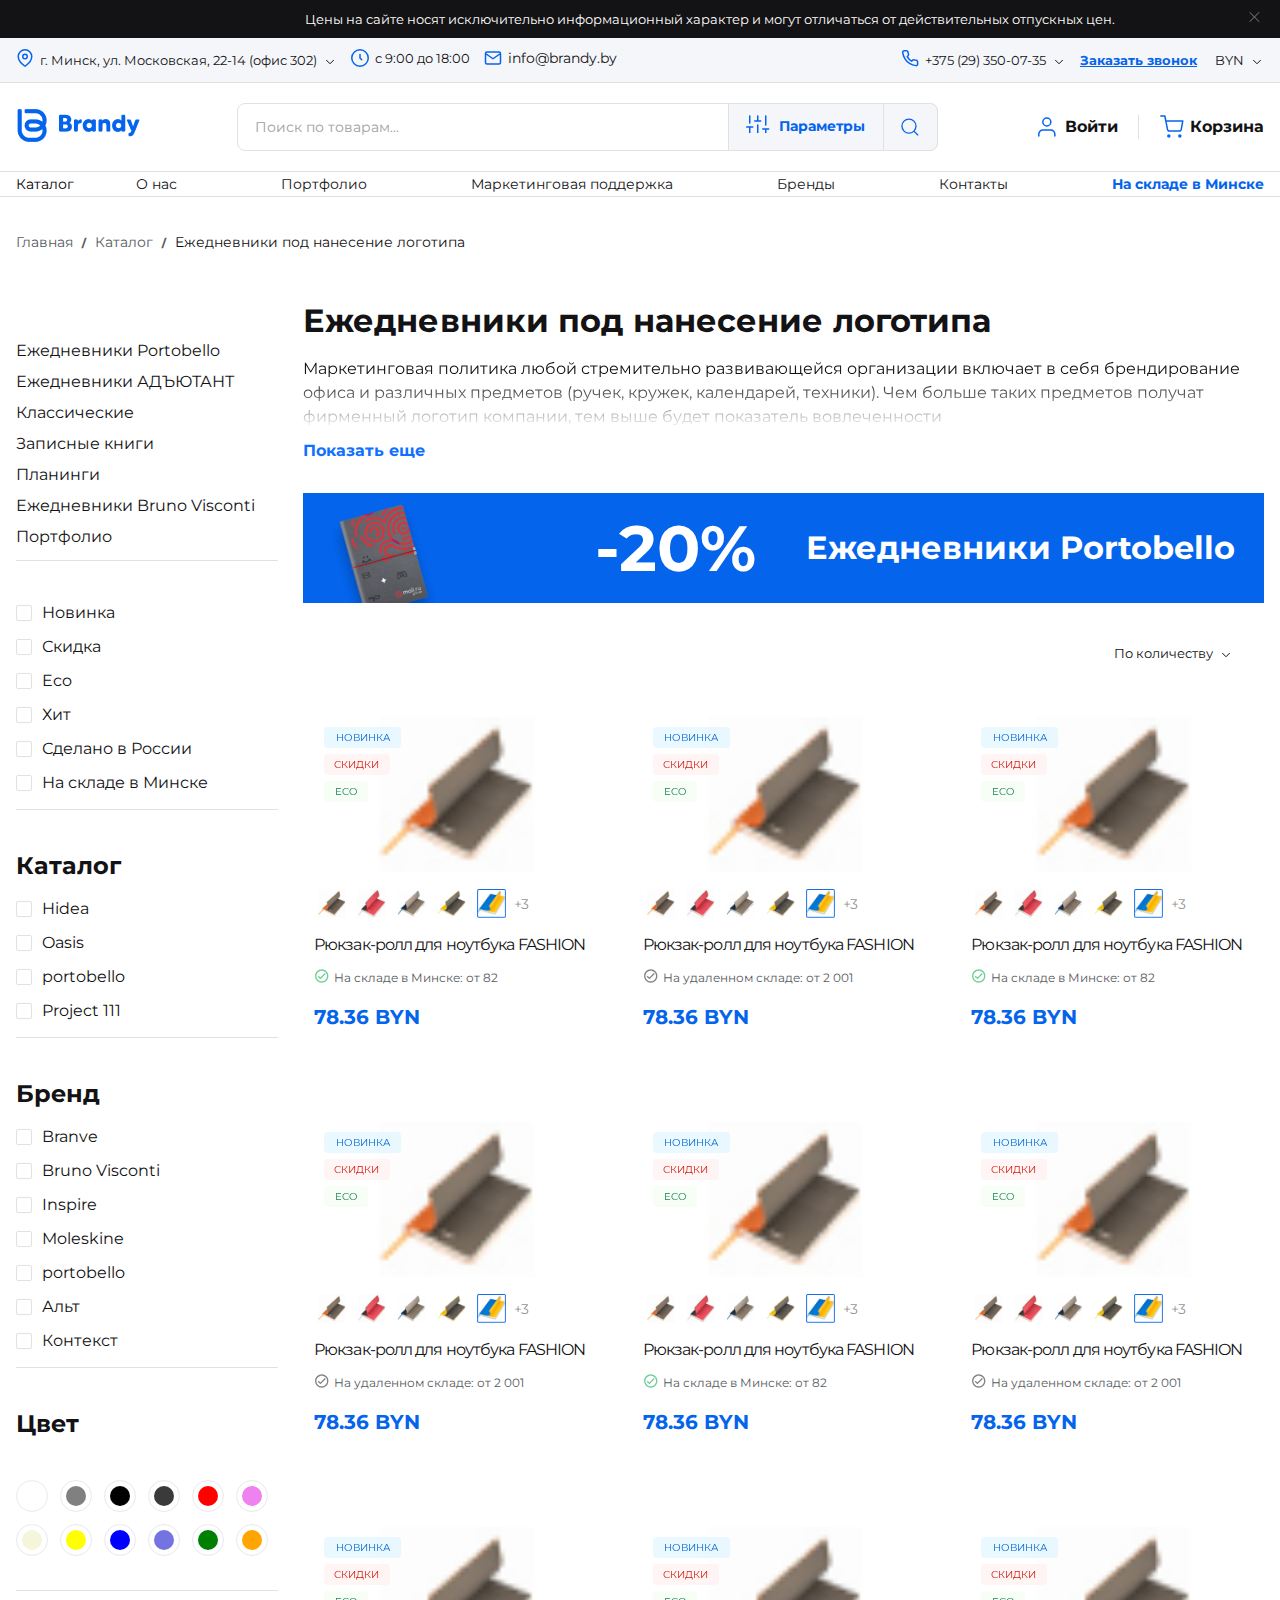
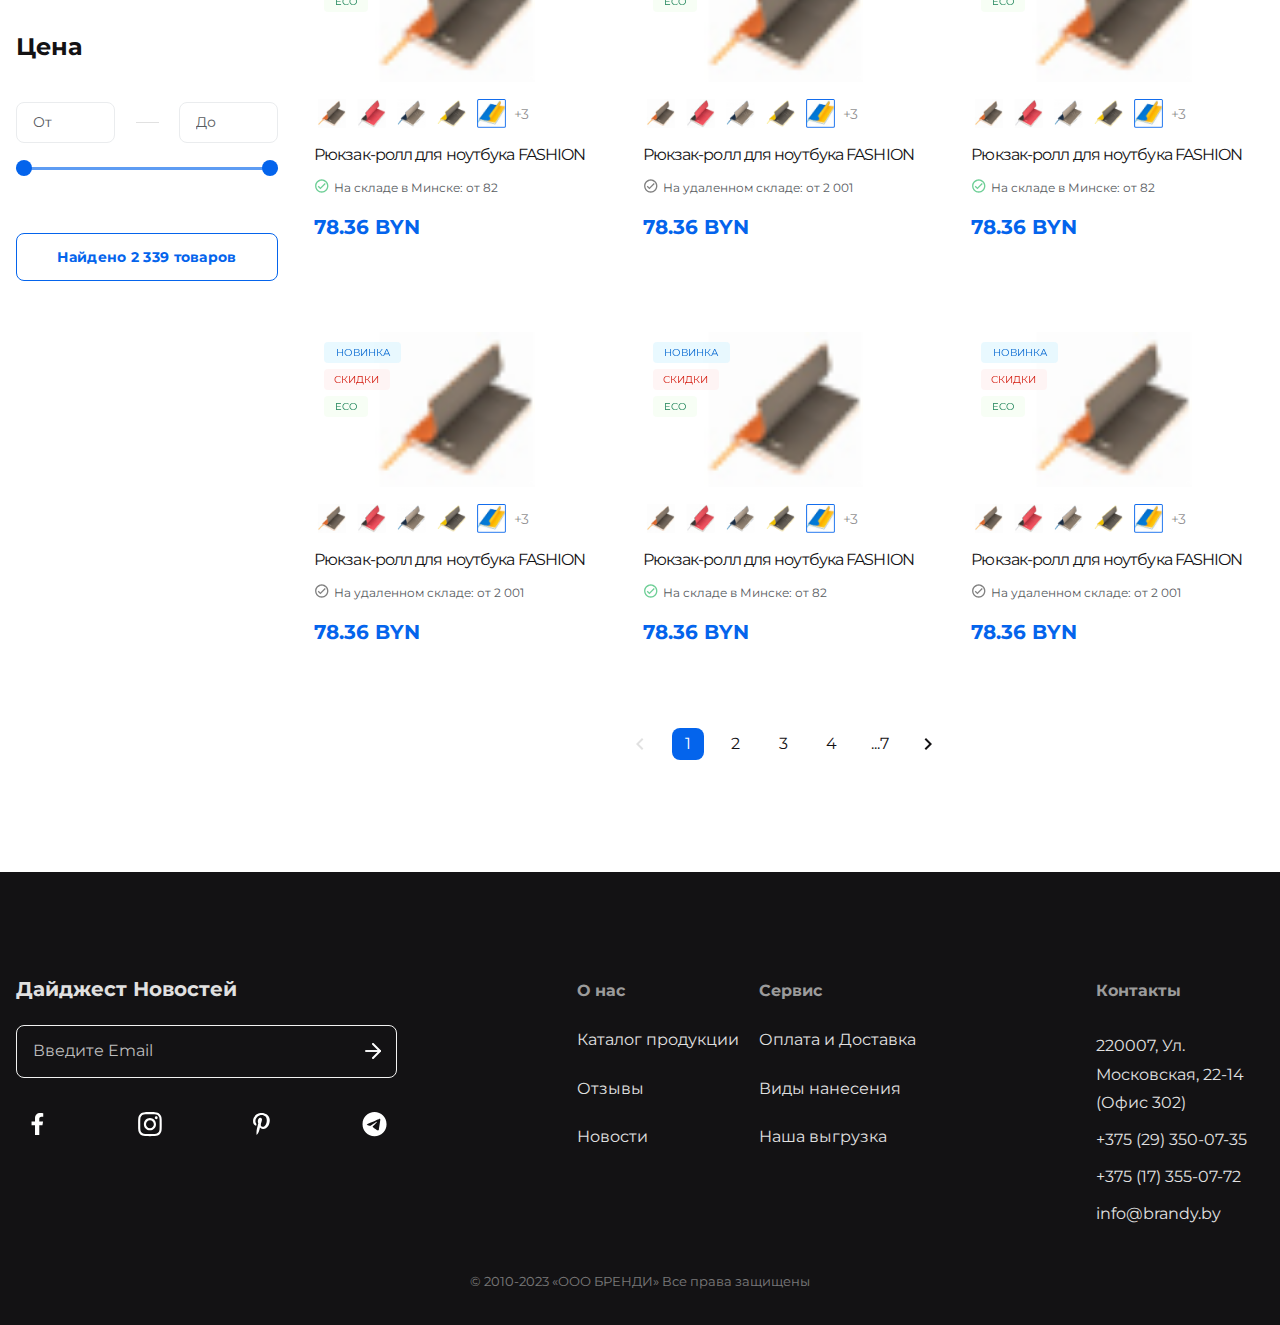
<file: src/pages/listing/listing.html>
<!DOCTYPE html>
<html lang="en">
<head>
    <meta charset="UTF-8">
    <meta name="viewport" content="width=device-width, initial-scale=1.0">
    <link rel="stylesheet" href="./listing.css">
    <title>Document</title>
</head>
<body>
    <div class="overlay"></div>
    <div class="modal-contact">
        <div class="modal-head">
            <span class="modal-close">
                <svg xmlns="http://www.w3.org/2000/svg" width="24" height="24" viewBox="0 0 24 24" fill="none">
                    <path d="M21 20.5L3 2.5M21.0001 2.5L3 20.5001" stroke="#0464EC" stroke-width="1.5" stroke-linecap="round" stroke-linejoin="round"/>
                  </svg>
            </span>
        </div>
        <div class="modal-body">
            <div class="text">
                <h3>Просто напишите ваш телефон, мы перезвоним</h3>
                <p>Наш менеджер перезвонит вам в ближайшее время</p>
            </div>

            <form>
                <input type="tel" class="modal-contact-tel">
                <button type="submit">Заказать звонок</button>
                <p>Нажимая на кнопку «Отправить», я даю согласие на обработку персональных данных, как это описано в <a href="#">«Соглашении об использовании сайта»</a></p>
            </form>
        </div>

    </div>
    <div class="attention">
        <div class="content">
            <p>Цены на сайте носят исключительно информационный характер и могут отличаться от действительных отпускных цен.</p>
            <span class="attention-close">
                <svg xmlns="http://www.w3.org/2000/svg" width="19" height="18" viewBox="0 0 19 18" fill="none">
                    <path d="M13.918 4.5L4.91797 13.5M4.91797 4.5L13.918 13.5" stroke="#828282" stroke-linecap="round" stroke-linejoin="round"/>
                </svg>
            </span>
        </div>
    </div>
    <div class="filter-modal ">
        <div class="modal-head">
            <span class="modal-close">
                <svg xmlns="http://www.w3.org/2000/svg" width="24" height="24" viewBox="0 0 24 24" fill="none">
                    <path d="M21 20.5L3 2.5M21.0001 2.5L3 20.5001" stroke="#0464EC" stroke-width="1.5" stroke-linecap="round" stroke-linejoin="round"/>
                  </svg>
            </span>
        </div>
        <div class="filter-body">
            <div class="filter-item filter-links">
                <span>Ежедневники Portobello</span>
                <span>Ежедневники АДЪЮТАНТ</span>
                <span>Классические</span>
                <span>Записные книги</span>
                <span>Планинги</span>
                <span>Ежедневники Bruno Visconti</span>
                <span>Портфолио</span>
            </div>
            <div class="filter-item">
                <label class="custom-checkbox">
                    <input class="hidden-checkbox" type="checkbox">
                    <span class="checkbox">
                        <svg class="checkmark" xmlns="http://www.w3.org/2000/svg" width="24" height="24" viewBox="0 0 24 24"><path fill="#ffffff" d="M20.285 2l-11.285 11.567-5.286-5.011-3.714 3.716 9 8.728 15-15.285z"/></svg>
                    </span>
                    <span>Новинка</span>
                </label>
                <label class="custom-checkbox">
                    <input class="hidden-checkbox" type="checkbox">
                    <span class="checkbox">
                        <svg class="checkmark" xmlns="http://www.w3.org/2000/svg" width="24" height="24" viewBox="0 0 24 24"><path fill="#ffffff" d="M20.285 2l-11.285 11.567-5.286-5.011-3.714 3.716 9 8.728 15-15.285z"/></svg>
                    </span>
                    <span>Скидка</span>
                </label>
                <label class="custom-checkbox">
                    <input class="hidden-checkbox" type="checkbox">
                    <span class="checkbox">
                        <svg class="checkmark" xmlns="http://www.w3.org/2000/svg" width="24" height="24" viewBox="0 0 24 24"><path fill="#ffffff" d="M20.285 2l-11.285 11.567-5.286-5.011-3.714 3.716 9 8.728 15-15.285z"/></svg>
                    </span>
                    <span>Eco</span>
                </label>
                <label class="custom-checkbox">
                    <input class="hidden-checkbox" type="checkbox">
                    <span class="checkbox">
                        <svg class="checkmark" xmlns="http://www.w3.org/2000/svg" width="24" height="24" viewBox="0 0 24 24"><path fill="#ffffff" d="M20.285 2l-11.285 11.567-5.286-5.011-3.714 3.716 9 8.728 15-15.285z"/></svg>
                    </span>
                    <span>Хит</span>
                </label>
                <label class="custom-checkbox">
                    <input class="hidden-checkbox" type="checkbox">
                    <span class="checkbox">
                        <svg class="checkmark" xmlns="http://www.w3.org/2000/svg" width="24" height="24" viewBox="0 0 24 24"><path fill="#ffffff" d="M20.285 2l-11.285 11.567-5.286-5.011-3.714 3.716 9 8.728 15-15.285z"/></svg>
                    </span>
                    <span>Сделано в России</span>
                </label>
                <label class="custom-checkbox">
                    <input class="hidden-checkbox" type="checkbox">
                    <span class="checkbox">
                        <svg class="checkmark" xmlns="http://www.w3.org/2000/svg" width="24" height="24" viewBox="0 0 24 24"><path fill="#ffffff" d="M20.285 2l-11.285 11.567-5.286-5.011-3.714 3.716 9 8.728 15-15.285z"/></svg>
                    </span>
                    <span>На складе в Минске</span>
                </label>
            </div>
            <div class="filter-item">
                <p class="filter-title">Каталог</p>
                <label class="custom-checkbox">
                    <input class="hidden-checkbox" type="checkbox">
                    <span class="checkbox">
                        <svg class="checkmark" xmlns="http://www.w3.org/2000/svg" width="24" height="24" viewBox="0 0 24 24"><path fill="#ffffff" d="M20.285 2l-11.285 11.567-5.286-5.011-3.714 3.716 9 8.728 15-15.285z"/></svg>
                    </span>
                    <span>Hidea</span>
                </label>
                <label class="custom-checkbox">
                    <input class="hidden-checkbox" type="checkbox">
                    <span class="checkbox">
                        <svg class="checkmark" xmlns="http://www.w3.org/2000/svg" width="24" height="24" viewBox="0 0 24 24"><path fill="#ffffff" d="M20.285 2l-11.285 11.567-5.286-5.011-3.714 3.716 9 8.728 15-15.285z"/></svg>
                    </span>
                    <span>Oasis</span>
                </label>
                <label class="custom-checkbox">
                    <input class="hidden-checkbox" type="checkbox">
                    <span class="checkbox">
                        <svg class="checkmark" xmlns="http://www.w3.org/2000/svg" width="24" height="24" viewBox="0 0 24 24"><path fill="#ffffff" d="M20.285 2l-11.285 11.567-5.286-5.011-3.714 3.716 9 8.728 15-15.285z"/></svg>
                    </span>
                    <span>portobello</span>
                </label>
                <label class="custom-checkbox">
                    <input class="hidden-checkbox" type="checkbox">
                    <span class="checkbox">
                        <svg class="checkmark" xmlns="http://www.w3.org/2000/svg" width="24" height="24" viewBox="0 0 24 24"><path fill="#ffffff" d="M20.285 2l-11.285 11.567-5.286-5.011-3.714 3.716 9 8.728 15-15.285z"/></svg>
                    </span>
                    <span>Project 111</span>
                </label>

            </div>
            <div class="filter-item">
                <p class="filter-title">Бренд</p>
                <label class="custom-checkbox">
                    <input class="hidden-checkbox" type="checkbox">
                    <span class="checkbox">
                        <svg class="checkmark" xmlns="http://www.w3.org/2000/svg" width="24" height="24" viewBox="0 0 24 24"><path fill="#ffffff" d="M20.285 2l-11.285 11.567-5.286-5.011-3.714 3.716 9 8.728 15-15.285z"/></svg>
                    </span>
                    <span>Branve</span>
                </label>
                <label class="custom-checkbox">
                    <input class="hidden-checkbox" type="checkbox">
                    <span class="checkbox">
                        <svg class="checkmark" xmlns="http://www.w3.org/2000/svg" width="24" height="24" viewBox="0 0 24 24"><path fill="#ffffff" d="M20.285 2l-11.285 11.567-5.286-5.011-3.714 3.716 9 8.728 15-15.285z"/></svg>
                    </span>
                    <span>Bruno Visconti</span>
                </label>
                <label class="custom-checkbox">
                    <input class="hidden-checkbox" type="checkbox">
                    <span class="checkbox">
                        <svg class="checkmark" xmlns="http://www.w3.org/2000/svg" width="24" height="24" viewBox="0 0 24 24"><path fill="#ffffff" d="M20.285 2l-11.285 11.567-5.286-5.011-3.714 3.716 9 8.728 15-15.285z"/></svg>
                    </span>
                    <span>Inspire</span>
                </label>
                <label class="custom-checkbox">
                    <input class="hidden-checkbox" type="checkbox">
                    <span class="checkbox">
                        <svg class="checkmark" xmlns="http://www.w3.org/2000/svg" width="24" height="24" viewBox="0 0 24 24"><path fill="#ffffff" d="M20.285 2l-11.285 11.567-5.286-5.011-3.714 3.716 9 8.728 15-15.285z"/></svg>
                    </span>
                    <span>Moleskine</span>
                </label>
                <label class="custom-checkbox">
                    <input class="hidden-checkbox" type="checkbox">
                    <span class="checkbox">
                        <svg class="checkmark" xmlns="http://www.w3.org/2000/svg" width="24" height="24" viewBox="0 0 24 24"><path fill="#ffffff" d="M20.285 2l-11.285 11.567-5.286-5.011-3.714 3.716 9 8.728 15-15.285z"/></svg>
                    </span>
                    <span>portobello</span>
                </label>
                <label class="custom-checkbox">
                    <input class="hidden-checkbox" type="checkbox">
                    <span class="checkbox">
                        <svg class="checkmark" xmlns="http://www.w3.org/2000/svg" width="24" height="24" viewBox="0 0 24 24"><path fill="#ffffff" d="M20.285 2l-11.285 11.567-5.286-5.011-3.714 3.716 9 8.728 15-15.285z"/></svg>
                    </span>
                    <span>Альт</span>
                </label>
                <label class="custom-checkbox">
                    <input class="hidden-checkbox" type="checkbox">
                    <span class="checkbox">
                        <svg class="checkmark" xmlns="http://www.w3.org/2000/svg" width="24" height="24" viewBox="0 0 24 24"><path fill="#ffffff" d="M20.285 2l-11.285 11.567-5.286-5.011-3.714 3.716 9 8.728 15-15.285z"/></svg>
                    </span>
                    <span>Контекст</span>
                </label>

            </div>
            <div class="filter-item color">
                <p class="filter-title">Цвет</p>
                <ul>
                    <li><span class="color-white"></span></li>
                    <li><span class="color-gray"></span></li>
                    <li><span class="color-black"></span></li>
                    <li><span class="color-dark"></span></li>
                    <li><span class="color-red"></span></li>
                    <li><span class="color-violet"></span></li>
                    <li><span class="color-beuge"></span></li>
                    <li><span class="color-yellow"></span></li>
                    <li><span class="color-blue"></span></li>
                    <li><span class="color-ligth-blue"></span></li>
                    <li><span class="color-green"></span></li>
                    <li><span class="color-orange"></span></li>
                </ul>
            </div>
            <div class="filter-item price">
                <p class="filter-title">Цена</p>
                <div class="price-inputs">
                    <input type="text" placeholder="от" class="price-from">
                    <div class="line"></div>
                    <input type="text" placeholder="до" class="price-to">
                </div>
                <div class="price-slider">
                    <div class="slider-track"></div>
                    <input type="range" min="0" max="100" value="0" id="price-slider-1" >
                    <input type="range" min="0" max="100" value="100" id="price-slider-2">
                </div>
            </div>
            <button type="button">Найдено <span>2 339</span> товаров</button>
        </div>
    </div>
    <header class="header">
        <div class="header-pc">
            <div class="contacts-row">
                <div class="content">
                    <div class="contacts-row-col">
                        <div class="select-wrap">
                            <div class="select header-location">
                                <p data-current="0">г. Минск, ул. Московская, 22-14 (офис 302)</p>
                            </div>
                            <ul class="select-list">
                                <li data-value="0">г. Минск, ул. Московская, 22-14 (офис 302)</li>
                                <li data-value="1">г. Минск, ул. Тростенецкая, д. 5/16</li>
                            </ul>
                        </div>
                        <p class="time">с 9:00 до 18:00</p>
                        <a href="mailto:info@brandy.by" class="mail">info@brandy.by</a>
                    </div>
                    <div class="contacts-row-col">
                        <div class="select-wrap">
                            <div class="select header-phones">
                                <p data-current="0">+375 (29) 350-07-35</p>
                            </div>
                            <ul class="select-list">
                                <li data-value="0">+375 (29) 350-07-35</li>
                                <li data-value="1">+375 (17) 355-07-72</li>
                            </ul>
                        </div>
                        <a class="callme" href="#">Заказать звонок</a>
                        <div class="select-wrap">
                            <div class="select header-lang">
                                <p data-current="0">BYN</p>
                            </div>
                            <ul class="select-list">
                                <li data-value="0">BYN</li>
                                <li data-value="1">RUB</li>
                            </ul>
                        </div>
                    </div>
                </div>
            </div>
            <div class="main-row">
                <div class="content">
                    <a href="/" class="logo">
                        <img src="../../assets/images/logo.png" alt="logo">
                    </a>
                    <div class="search-wrapper">
                        <div class="input-wrapper">
                            <input class="search-input" type="text" placeholder="Поиск по товарам...">
                            <div class="search-btns">
                                <button type="button" class="params">
                                    Параметры
                                </button>
                                <button type="submit" class="search-btn">
                                    <svg xmlns="http://www.w3.org/2000/svg" width="25" height="24" viewBox="0 0 25 24" fill="none">
                                        <path d="M21.33 21L16.98 16.65M19.33 11C19.33 15.4183 15.7482 19 11.33 19C6.91168 19 3.32996 15.4183 3.32996 11C3.32996 6.58172 6.91168 3 11.33 3C15.7482 3 19.33 6.58172 19.33 11Z" stroke="#0464EC" stroke-width="1.5" stroke-linecap="round" stroke-linejoin="round"/>
                                    </svg>
                                </button>
                            </div>
                        </div>
                        <div class="params-panel">
                            <div class="select-wrap">
                                <div class="select color-select">
                                    <p data-current="0">Цвет</p>
                                </div>
                                <ul class="select-list">
                                    <li data-value="1">Черный</li>
                                    <li data-value="2">Красный</li>
                                </ul>
                            </div>
                            <input type="text" placeholder="Цена, от">
                            <input type="text" placeholder="Цена, до">
                        </div>
                        <ul class="results">
                            <li>
                                <img src="../../assets//images/main-page/card-bg.png" alt="product-img">
                                <p>Ежедневник Portobello Trend, Sky, недатированный...</p>
                            </li>
                            <li>
                                <img src="../../assets//images/main-page/card-bg.png" alt="product-img">
                                <p>Ежедневник Portobello Trend, Sky, недатированный...</p>
                            </li>
                            <li>
                                <img src="../../assets//images/main-page/card-bg.png" alt="product-img">
                                <p>Ежедневник Portobello Trend, Sky, недатированный...</p>
                            </li>
                        </ul>
                    </div>
                    <div class="links">
                        <a  href="#">
                            <svg xmlns="http://www.w3.org/2000/svg" width="25" height="24" viewBox="0 0 25 24" fill="none">
                                <path d="M20.83 21V19C20.83 17.9391 20.4085 16.9217 19.6584 16.1716C18.9082 15.4214 17.8908 15 16.83 15H8.82996C7.76909 15 6.75167 15.4214 6.00153 16.1716C5.25138 16.9217 4.82996 17.9391 4.82996 19V21" stroke="#0464EC" stroke-width="1.5" stroke-linecap="round" stroke-linejoin="round"/>
                                <path d="M12.83 11C15.0391 11 16.83 9.20914 16.83 7C16.83 4.79086 15.0391 3 12.83 3C10.6208 3 8.82996 4.79086 8.82996 7C8.82996 9.20914 10.6208 11 12.83 11Z" stroke="#0464EC" stroke-width="1.5" stroke-linecap="round" stroke-linejoin="round"/>
                              </svg>
                              Войти
                        </a>
                        <a href="#">
                            <svg xmlns="http://www.w3.org/2000/svg" width="25" height="24" viewBox="0 0 25 24" fill="none">
                                <g clip-path="url(#clip0_539_4193)">
                                  <path d="M1.82996 1H5.82996L8.50996 14.39C8.6014 14.8504 8.85186 15.264 9.2175 15.5583C9.58314 15.8526 10.0407 16.009 10.51 16H20.23C20.6993 16.009 21.1568 15.8526 21.5224 15.5583C21.888 15.264 22.1385 14.8504 22.23 14.39L23.83 6H6.82996M10.83 21C10.83 21.5523 10.3822 22 9.82996 22C9.27767 22 8.82996 21.5523 8.82996 21C8.82996 20.4477 9.27767 20 9.82996 20C10.3822 20 10.83 20.4477 10.83 21ZM21.83 21C21.83 21.5523 21.3822 22 20.83 22C20.2777 22 19.83 21.5523 19.83 21C19.83 20.4477 20.2777 20 20.83 20C21.3822 20 21.83 20.4477 21.83 21Z" stroke="#0464EC" stroke-width="1.5" stroke-linecap="round" stroke-linejoin="round"/>
                                </g>
                                <defs>
                                  <clipPath id="clip0_539_4193">
                                    <rect width="24" height="24" fill="white" transform="translate(0.829956)"/>
                                  </clipPath>
                                </defs>
                              </svg>
                              Корзина
                        </a>
                    </div>
                </div>
            </div>
            <div class="navigation-block">
                <div class="content">
                    <nav class="navigation">
                        <span class="catalog">Каталог</span>
                        <ul>
                            <li><a href="#">О нас</a></li>
                            <li><a href="#">Портфолио</a></li>
                            <li><a href="#">Маркетинговая поддержка</a></li>
                            <li><a href="#">Бренды</a></li>
                            <li><a href="#">Контакты</a></li>
                            <li><a href="#">На складе в Минске</a></li>
                        </ul>
                    </nav>
                </div>
            </div>
        </div>
        <div class="header-mobile">
            <div class="content">
                <div class="header-mobile-wrap">
                    <span class="burger-btn">
                        <svg xmlns="http://www.w3.org/2000/svg" width="25" height="24" viewBox="0 0 25 24" fill="none">
                            <g clip-path="url(#clip0_947_8898)">
                              <line x1="5.97003" y1="6.25" x2="19.5191" y2="6.25" stroke="#0464EC" stroke-width="1.5" stroke-linecap="round"/>
                              <line x1="5.96997" y1="11.25" x2="19.519" y2="11.25" stroke="#0464EC" stroke-width="1.5" stroke-linecap="round"/>
                              <line x1="5.96997" y1="16.25" x2="19.519" y2="16.25" stroke="#0464EC" stroke-width="1.5" stroke-linecap="round"/>
                            </g>
                            <defs>
                              <clipPath id="clip0_947_8898">
                                <rect width="24" height="24" fill="white" transform="translate(0.744568)"/>
                              </clipPath>
                            </defs>
                          </svg>
                    </span>
                    <a href="tel:+37500000000">
                        <svg width="43" height="42" viewBox="0 0 43 42" fill="none" xmlns="http://www.w3.org/2000/svg">
                            <path opacity="0.4" d="M0.372559 21C0.372559 32.598 9.77458 42 21.3726 42C32.9705 42 42.3726 32.598 42.3726 21C42.3726 9.40202 32.9705 0 21.3726 0C9.77458 0 0.372559 9.40202 0.372559 21Z" fill="#FF4C00"/>
                            <path d="M21.3726 36.3736C12.882 36.3736 5.99896 29.4906 5.99896 21C5.99896 12.5094 12.882 5.6264 21.3726 5.6264C29.8632 5.6264 36.7462 12.5094 36.7462 21C36.7462 29.4906 29.8632 36.3736 21.3726 36.3736Z" fill="#FF4C00" stroke="#FF4C00" stroke-width="1.2528"/>
                            <path d="M28.9761 24.8776V27.1276C28.977 27.3364 28.9342 27.5432 28.8505 27.7346C28.7668 27.926 28.6441 28.0978 28.4902 28.239C28.3363 28.3802 28.1546 28.4877 27.9567 28.5546C27.7588 28.6215 27.5492 28.6464 27.3411 28.6276C25.0333 28.3768 22.8164 27.5882 20.8686 26.3251C19.0565 25.1736 17.5201 23.6372 16.3686 21.8251C15.1011 19.8685 14.3123 17.6408 14.0661 15.3226C14.0474 15.1152 14.0721 14.9061 14.1385 14.7088C14.205 14.5114 14.3118 14.3301 14.4522 14.1763C14.5926 14.0225 14.7635 13.8996 14.954 13.8155C15.1445 13.7313 15.3504 13.6878 15.5586 13.6876H17.8086C18.1726 13.684 18.5255 13.8129 18.8015 14.0502C19.0774 14.2876 19.2577 14.6172 19.3086 14.9776C19.4036 15.6976 19.5797 16.4046 19.8336 17.0851C19.9346 17.3535 19.9564 17.6453 19.8966 17.9257C19.8368 18.2062 19.6978 18.4637 19.4961 18.6676L18.5436 19.6201C19.6113 21.4977 21.166 23.0524 23.0436 24.1201L23.9961 23.1676C24.2001 22.9659 24.4575 22.827 24.738 22.7671C25.0185 22.7073 25.3102 22.7292 25.5786 22.8301C26.2591 23.084 26.9661 23.2601 27.6861 23.3551C28.0505 23.4065 28.3832 23.59 28.621 23.8707C28.8589 24.1514 28.9853 24.5098 28.9761 24.8776Z" stroke="white" stroke-width="1.5" stroke-linecap="round" stroke-linejoin="round"/>
                            </svg>

                    </a>
                    <a href="/" class="logo">
                        <img src="../../assets/images/logo.png" alt="logo" width="91" height="24">
                    </a>
                    <a href="#">
                        <svg xmlns="http://www.w3.org/2000/svg" width="24" height="24" viewBox="0 0 24 24" fill="none">
                            <path d="M20 21V19C20 17.9391 19.5786 16.9217 18.8284 16.1716C18.0783 15.4214 17.0609 15 16 15H8C6.93913 15 5.92172 15.4214 5.17157 16.1716C4.42143 16.9217 4 17.9391 4 19V21" stroke="#0464EC" stroke-width="1.5" stroke-linecap="round" stroke-linejoin="round"/>
                            <path d="M12 11C14.2091 11 16 9.20914 16 7C16 4.79086 14.2091 3 12 3C9.79086 3 8 4.79086 8 7C8 9.20914 9.79086 11 12 11Z" stroke="#0464EC" stroke-width="1.5" stroke-linecap="round" stroke-linejoin="round"/>
                          </svg>
                    </a>
                    <a href="#">
                        <svg xmlns="http://www.w3.org/2000/svg" width="25" height="25" viewBox="0 0 25 25" fill="none">
                            <g clip-path="url(#clip0_947_8909)">
                              <path d="M1.47681 1.25H5.47681L8.15681 14.64C8.24825 15.1004 8.49872 15.514 8.86435 15.8083C9.22999 16.1026 9.6875 16.259 10.1568 16.25H19.8768C20.3461 16.259 20.8036 16.1026 21.1693 15.8083C21.5349 15.514 21.7854 15.1004 21.8768 14.64L23.4768 6.25H6.47681M10.4768 21.25C10.4768 21.8023 10.0291 22.25 9.47681 22.25C8.92452 22.25 8.47681 21.8023 8.47681 21.25C8.47681 20.6977 8.92452 20.25 9.47681 20.25C10.0291 20.25 10.4768 20.6977 10.4768 21.25ZM21.4768 21.25C21.4768 21.8023 21.0291 22.25 20.4768 22.25C19.9245 22.25 19.4768 21.8023 19.4768 21.25C19.4768 20.6977 19.9245 20.25 20.4768 20.25C21.0291 20.25 21.4768 20.6977 21.4768 21.25Z" stroke="#0464EC" stroke-width="1.5" stroke-linecap="round" stroke-linejoin="round"/>
                            </g>
                            <defs>
                              <clipPath id="clip0_947_8909">
                                <rect width="24" height="24" fill="white" transform="translate(0.476807 0.25)"/>
                              </clipPath>
                            </defs>
                          </svg>
                          <span class="cart-counter">45</span>
                    </a>
                </div>
                <div class="mobile-menu">
                    <div class="mobile-head">
                        <span class="burger-close-btn">
                            <svg xmlns="http://www.w3.org/2000/svg" width="25" height="24" viewBox="0 0 25 24" fill="none">
                                <g clip-path="url(#clip0_917_5080)">
                                  <path d="M5.24463 19.5L12.7447 12M12.7447 12L20.2446 4.5M12.7447 12L5.24463 4.5M12.7447 12L20.2446 19.5" stroke="#0464EC" stroke-width="1.5" stroke-linecap="round" stroke-linejoin="round"/>
                                </g>
                                <defs>
                                  <clipPath id="clip0_917_5080">
                                    <rect width="24" height="24" fill="white" transform="translate(0.744629)"/>
                                  </clipPath>
                                </defs>
                              </svg>
                        </span>
                        <a href="tel:+37500000000">
                            <svg width="43" height="42" viewBox="0 0 43 42" fill="none" xmlns="http://www.w3.org/2000/svg">
                                <path opacity="0.4" d="M0.372559 21C0.372559 32.598 9.77458 42 21.3726 42C32.9705 42 42.3726 32.598 42.3726 21C42.3726 9.40202 32.9705 0 21.3726 0C9.77458 0 0.372559 9.40202 0.372559 21Z" fill="#FF4C00"/>
                                <path d="M21.3726 36.3736C12.882 36.3736 5.99896 29.4906 5.99896 21C5.99896 12.5094 12.882 5.6264 21.3726 5.6264C29.8632 5.6264 36.7462 12.5094 36.7462 21C36.7462 29.4906 29.8632 36.3736 21.3726 36.3736Z" fill="#FF4C00" stroke="#FF4C00" stroke-width="1.2528"/>
                                <path d="M28.9761 24.8776V27.1276C28.977 27.3364 28.9342 27.5432 28.8505 27.7346C28.7668 27.926 28.6441 28.0978 28.4902 28.239C28.3363 28.3802 28.1546 28.4877 27.9567 28.5546C27.7588 28.6215 27.5492 28.6464 27.3411 28.6276C25.0333 28.3768 22.8164 27.5882 20.8686 26.3251C19.0565 25.1736 17.5201 23.6372 16.3686 21.8251C15.1011 19.8685 14.3123 17.6408 14.0661 15.3226C14.0474 15.1152 14.0721 14.9061 14.1385 14.7088C14.205 14.5114 14.3118 14.3301 14.4522 14.1763C14.5926 14.0225 14.7635 13.8996 14.954 13.8155C15.1445 13.7313 15.3504 13.6878 15.5586 13.6876H17.8086C18.1726 13.684 18.5255 13.8129 18.8015 14.0502C19.0774 14.2876 19.2577 14.6172 19.3086 14.9776C19.4036 15.6976 19.5797 16.4046 19.8336 17.0851C19.9346 17.3535 19.9564 17.6453 19.8966 17.9257C19.8368 18.2062 19.6978 18.4637 19.4961 18.6676L18.5436 19.6201C19.6113 21.4977 21.166 23.0524 23.0436 24.1201L23.9961 23.1676C24.2001 22.9659 24.4575 22.827 24.738 22.7671C25.0185 22.7073 25.3102 22.7292 25.5786 22.8301C26.2591 23.084 26.9661 23.2601 27.6861 23.3551C28.0505 23.4065 28.3832 23.59 28.621 23.8707C28.8589 24.1514 28.9853 24.5098 28.9761 24.8776Z" stroke="white" stroke-width="1.5" stroke-linecap="round" stroke-linejoin="round"/>
                                </svg>

                        </a>
                        <a href="/" class="logo">
                            <img src="../../assets//images/logo.png" alt="logo" width="91" height="24">
                        </a>
                        <a href="#">
                            <svg xmlns="http://www.w3.org/2000/svg" width="24" height="24" viewBox="0 0 24 24" fill="none">
                                <path d="M20 21V19C20 17.9391 19.5786 16.9217 18.8284 16.1716C18.0783 15.4214 17.0609 15 16 15H8C6.93913 15 5.92172 15.4214 5.17157 16.1716C4.42143 16.9217 4 17.9391 4 19V21" stroke="#0464EC" stroke-width="1.5" stroke-linecap="round" stroke-linejoin="round"/>
                                <path d="M12 11C14.2091 11 16 9.20914 16 7C16 4.79086 14.2091 3 12 3C9.79086 3 8 4.79086 8 7C8 9.20914 9.79086 11 12 11Z" stroke="#0464EC" stroke-width="1.5" stroke-linecap="round" stroke-linejoin="round"/>
                              </svg>
                        </a>
                        <a href="#">
                            <svg xmlns="http://www.w3.org/2000/svg" width="25" height="25" viewBox="0 0 25 25" fill="none">
                                <g clip-path="url(#clip0_947_8909)">
                                  <path d="M1.47681 1.25H5.47681L8.15681 14.64C8.24825 15.1004 8.49872 15.514 8.86435 15.8083C9.22999 16.1026 9.6875 16.259 10.1568 16.25H19.8768C20.3461 16.259 20.8036 16.1026 21.1693 15.8083C21.5349 15.514 21.7854 15.1004 21.8768 14.64L23.4768 6.25H6.47681M10.4768 21.25C10.4768 21.8023 10.0291 22.25 9.47681 22.25C8.92452 22.25 8.47681 21.8023 8.47681 21.25C8.47681 20.6977 8.92452 20.25 9.47681 20.25C10.0291 20.25 10.4768 20.6977 10.4768 21.25ZM21.4768 21.25C21.4768 21.8023 21.0291 22.25 20.4768 22.25C19.9245 22.25 19.4768 21.8023 19.4768 21.25C19.4768 20.6977 19.9245 20.25 20.4768 20.25C21.0291 20.25 21.4768 20.6977 21.4768 21.25Z" stroke="#0464EC" stroke-width="1.5" stroke-linecap="round" stroke-linejoin="round"/>
                                </g>
                                <defs>
                                  <clipPath id="clip0_947_8909">
                                    <rect width="24" height="24" fill="white" transform="translate(0.476807 0.25)"/>
                                  </clipPath>
                                </defs>
                              </svg>
                              <span class="cart-counter">45</span>
                        </a>
                    </div>
                    <div class="mobile-body-inner">
                        <ul class="mobile-body">
                            <li>
                                <a class="dropdown" href="#">Каталог</a>
                                <ul class="dropdown-list">
                                    <li class="dropright">
                                        <a href="#">Ручки</a>
                                        <div class="dropright-screen ">
                                            <p class="back">Назад</p>
                                            <ul>
                                                <li><a href="#">Ручки Mypen</a></li>
                                                <li><a href="#">Ручки Mypen</a></li>
                                                <li><a href="#">Ручки Mypen</a></li>
                                                <li><a href="#">Ручки Mypen</a></li>
                                                <li><a href="#">Ручки Mypen</a></li>
                                                <li><a href="#">Ручки Mypen</a></li>
                                                <li><a href="#">Ручки Mypen</a></li>
                                                <li><a href="#">Ручки Mypen</a></li>
                                                <li><a href="#">Ручки Mypen</a></li>
                                                <li><a href="#">Ручки Mypen</a></li>
                                            </ul>
                                        </div>
                                    </li>
                                    <li class="dropright">
                                         <a href="#">Ежедневники под нанесение логотипа</a>
                                         <div class="dropright-screen ">
                                            <p class="back">Назад</p>
                                            <ul>
                                                <li><a href="#">Ежедневники под нанесение логотипа</a></li>
                                                <li><a href="#">Ежедневники под нанесение логотипа</a></li>
                                                <li><a href="#">Ежедневники под нанесение логотипа</a></li>
                                                <li><a href="#">Ежедневники под нанесение логотипа</a></li>
                                                <li><a href="#">Ежедневники под нанесение логотипа</a></li>
                                                <li><a href="#">Ежедневники под нанесение логотипа</a></li>
                                                <li><a href="#">Ежедневники под нанесение логотипа</a></li>
                                                <li><a href="#">Ежедневники под нанесение логотипа</a></li>
                                                <li><a href="#">Ежедневники под нанесение логотипа</a></li>
                                                <li><a href="#">Ежедневники под нанесение логотипа</a></li>
                                            </ul>
                                        </div>
                                        </li>
                                    <li class="dropright">
                                        <a href="#">Подарочные наборы</a>
                                        <div class="dropright-screen ">
                                            <p class="back">Назад</p>
                                            <ul>
                                                <li><a href="#">Подарочные наборы</a></li>
                                            <li><a href="#">Подарочные наборы</a></li>
                                            <li><a href="#">Подарочные наборы</a></li>
                                            <li><a href="#">Подарочные наборы</a></li>
                                            <li><a href="#">Подарочные наборы</a></li>
                                            </ul>
                                        </div>
                                    </li>
                                    <li class="dropright">
                                         <a href="#">IT-сфера</a>
                                         <div class="dropright-screen ">
                                            <p class="back">Назад</p>
                                            <ul>
                                                <li><a href="#">IT-сфера</a></li>
                                                <li><a href="#">IT-сфера</a></li>
                                                <li><a href="#">IT-сфера</a></li>
                                            </ul>
                                        </div>

                                    </li>
                                    <li class="dropright"> <a href="#">Товары для здоровья и красоты</a></li>
                                    <li class="dropright"> <a href="#">Электроника</a></li>
                                    <li class="dropright"> <a href="#">Промо-сувениры</a></li>
                                    <li class="dropright"> <a href="#">Текстильная продукция</a></li>
                                    <li class="dropright"> <a href="#">Сумки и рюкзаки</a></li>
                                    <li class="dropright"> <a href="#">Сумки и рюкзаки</a></li>
                                </ul>
                            </li>
                            <li><a href="#">О нас</a></li>
                            <li><a href="#">Портфолио</a></li>
                            <li><a href="#">Маркетинговая поддержка</a></li>
                            <li><a href="#">Бренды</a></li>
                            <li><a href="#">Контакты</a></li>
                            <li><a href="#">На складе в Минске</a></li>
                        </ul>
                        <div class="mobile-contacts">
                            <span>Заказать звонок</span>
                            <div class="select-wrap lang-wrap">
                                <div class="select header-lang">
                                    <p data-current="0">BYN</p>
                                </div>
                                <ul class="select-list">
                                    <li data-value="0">BYN</li>
                                    <li data-value="1">RUB</li>
                                </ul>
                            </div>
                            <div class="select-wrap">
                                <div class="select header-location">
                                    <p data-current="0">г. Минск, ул. Московская, 22-14 (офис 302)</p>
                                </div>
                                <ul class="select-list">
                                    <li data-value="0">г. Минск, ул. Московская, 22-14 (офис 302)</li>
                                    <li data-value="1">г. Минск, ул. Тростенецкая, д. 5/16</li>
                                </ul>
                            </div>
                            <p class="time">с 9:00 до 18:00</p>
                            <a href="mailto:info@brandy.by" class="mail">info@brandy.by</a>
                        </div>
                    </div>
                </div>
            </div>
        </div>
    </header>
    <main>
        <div class="head-row">
            <div class="content">
                <ul class="breadcrumbs">
                    <li><a href="/">Главная</a></li>
                    <li class="separator">/</li>
                    <li><a href="#">Каталог</a></li>
                    <li class="separator">/</li>
                    <li><a href="#" class="current-page">Ежедневники под нанесение логотипа</a></li>
                </ul>
            </div>
        </div>
        <div class="catalog-container">
            <div class="content">
                <div class="filter-body">
                    <div class="filter-item filter-links">
                        <span>Ежедневники Portobello</span>
                        <span>Ежедневники АДЪЮТАНТ</span>
                        <span>Классические</span>
                        <span>Записные книги</span>
                        <span>Планинги</span>
                        <span>Ежедневники Bruno Visconti</span>
                        <span>Портфолио</span>
                    </div>
                    <div class="filter-item">
                        <label class="custom-checkbox">
                            <input class="hidden-checkbox" type="checkbox">
                            <span class="checkbox">
                                <svg class="checkmark" xmlns="http://www.w3.org/2000/svg" width="24" height="24" viewBox="0 0 24 24"><path fill="#ffffff" d="M20.285 2l-11.285 11.567-5.286-5.011-3.714 3.716 9 8.728 15-15.285z"/></svg>
                            </span>
                            <span>Новинка</span>
                        </label>
                        <label class="custom-checkbox">
                            <input class="hidden-checkbox" type="checkbox">
                            <span class="checkbox">
                                <svg class="checkmark" xmlns="http://www.w3.org/2000/svg" width="24" height="24" viewBox="0 0 24 24"><path fill="#ffffff" d="M20.285 2l-11.285 11.567-5.286-5.011-3.714 3.716 9 8.728 15-15.285z"/></svg>
                            </span>
                            <span>Скидка</span>
                        </label>
                        <label class="custom-checkbox">
                            <input class="hidden-checkbox" type="checkbox">
                            <span class="checkbox">
                                <svg class="checkmark" xmlns="http://www.w3.org/2000/svg" width="24" height="24" viewBox="0 0 24 24"><path fill="#ffffff" d="M20.285 2l-11.285 11.567-5.286-5.011-3.714 3.716 9 8.728 15-15.285z"/></svg>
                            </span>
                            <span>Eco</span>
                        </label>
                        <label class="custom-checkbox">
                            <input class="hidden-checkbox" type="checkbox">
                            <span class="checkbox">
                                <svg class="checkmark" xmlns="http://www.w3.org/2000/svg" width="24" height="24" viewBox="0 0 24 24"><path fill="#ffffff" d="M20.285 2l-11.285 11.567-5.286-5.011-3.714 3.716 9 8.728 15-15.285z"/></svg>
                            </span>
                            <span>Хит</span>
                        </label>
                        <label class="custom-checkbox">
                            <input class="hidden-checkbox" type="checkbox">
                            <span class="checkbox">
                                <svg class="checkmark" xmlns="http://www.w3.org/2000/svg" width="24" height="24" viewBox="0 0 24 24"><path fill="#ffffff" d="M20.285 2l-11.285 11.567-5.286-5.011-3.714 3.716 9 8.728 15-15.285z"/></svg>
                            </span>
                            <span>Сделано в России</span>
                        </label>
                        <label class="custom-checkbox">
                            <input class="hidden-checkbox" type="checkbox">
                            <span class="checkbox">
                                <svg class="checkmark" xmlns="http://www.w3.org/2000/svg" width="24" height="24" viewBox="0 0 24 24"><path fill="#ffffff" d="M20.285 2l-11.285 11.567-5.286-5.011-3.714 3.716 9 8.728 15-15.285z"/></svg>
                            </span>
                            <span>На складе в Минске</span>
                        </label>
                    </div>
                    <div class="filter-item">
                        <p class="filter-title">Каталог</p>
                        <label class="custom-checkbox">
                            <input class="hidden-checkbox" type="checkbox">
                            <span class="checkbox">
                                <svg class="checkmark" xmlns="http://www.w3.org/2000/svg" width="24" height="24" viewBox="0 0 24 24"><path fill="#ffffff" d="M20.285 2l-11.285 11.567-5.286-5.011-3.714 3.716 9 8.728 15-15.285z"/></svg>
                            </span>
                            <span>Hidea</span>
                        </label>
                        <label class="custom-checkbox">
                            <input class="hidden-checkbox" type="checkbox">
                            <span class="checkbox">
                                <svg class="checkmark" xmlns="http://www.w3.org/2000/svg" width="24" height="24" viewBox="0 0 24 24"><path fill="#ffffff" d="M20.285 2l-11.285 11.567-5.286-5.011-3.714 3.716 9 8.728 15-15.285z"/></svg>
                            </span>
                            <span>Oasis</span>
                        </label>
                        <label class="custom-checkbox">
                            <input class="hidden-checkbox" type="checkbox">
                            <span class="checkbox">
                                <svg class="checkmark" xmlns="http://www.w3.org/2000/svg" width="24" height="24" viewBox="0 0 24 24"><path fill="#ffffff" d="M20.285 2l-11.285 11.567-5.286-5.011-3.714 3.716 9 8.728 15-15.285z"/></svg>
                            </span>
                            <span>portobello</span>
                        </label>
                        <label class="custom-checkbox">
                            <input class="hidden-checkbox" type="checkbox">
                            <span class="checkbox">
                                <svg class="checkmark" xmlns="http://www.w3.org/2000/svg" width="24" height="24" viewBox="0 0 24 24"><path fill="#ffffff" d="M20.285 2l-11.285 11.567-5.286-5.011-3.714 3.716 9 8.728 15-15.285z"/></svg>
                            </span>
                            <span>Project 111</span>
                        </label>

                    </div>
                    <div class="filter-item">
                        <p class="filter-title">Бренд</p>
                        <label class="custom-checkbox">
                            <input class="hidden-checkbox" type="checkbox">
                            <span class="checkbox">
                                <svg class="checkmark" xmlns="http://www.w3.org/2000/svg" width="24" height="24" viewBox="0 0 24 24"><path fill="#ffffff" d="M20.285 2l-11.285 11.567-5.286-5.011-3.714 3.716 9 8.728 15-15.285z"/></svg>
                            </span>
                            <span>Branve</span>
                        </label>
                        <label class="custom-checkbox">
                            <input class="hidden-checkbox" type="checkbox">
                            <span class="checkbox">
                                <svg class="checkmark" xmlns="http://www.w3.org/2000/svg" width="24" height="24" viewBox="0 0 24 24"><path fill="#ffffff" d="M20.285 2l-11.285 11.567-5.286-5.011-3.714 3.716 9 8.728 15-15.285z"/></svg>
                            </span>
                            <span>Bruno Visconti</span>
                        </label>
                        <label class="custom-checkbox">
                            <input class="hidden-checkbox" type="checkbox">
                            <span class="checkbox">
                                <svg class="checkmark" xmlns="http://www.w3.org/2000/svg" width="24" height="24" viewBox="0 0 24 24"><path fill="#ffffff" d="M20.285 2l-11.285 11.567-5.286-5.011-3.714 3.716 9 8.728 15-15.285z"/></svg>
                            </span>
                            <span>Inspire</span>
                        </label>
                        <label class="custom-checkbox">
                            <input class="hidden-checkbox" type="checkbox">
                            <span class="checkbox">
                                <svg class="checkmark" xmlns="http://www.w3.org/2000/svg" width="24" height="24" viewBox="0 0 24 24"><path fill="#ffffff" d="M20.285 2l-11.285 11.567-5.286-5.011-3.714 3.716 9 8.728 15-15.285z"/></svg>
                            </span>
                            <span>Moleskine</span>
                        </label>
                        <label class="custom-checkbox">
                            <input class="hidden-checkbox" type="checkbox">
                            <span class="checkbox">
                                <svg class="checkmark" xmlns="http://www.w3.org/2000/svg" width="24" height="24" viewBox="0 0 24 24"><path fill="#ffffff" d="M20.285 2l-11.285 11.567-5.286-5.011-3.714 3.716 9 8.728 15-15.285z"/></svg>
                            </span>
                            <span>portobello</span>
                        </label>
                        <label class="custom-checkbox">
                            <input class="hidden-checkbox" type="checkbox">
                            <span class="checkbox">
                                <svg class="checkmark" xmlns="http://www.w3.org/2000/svg" width="24" height="24" viewBox="0 0 24 24"><path fill="#ffffff" d="M20.285 2l-11.285 11.567-5.286-5.011-3.714 3.716 9 8.728 15-15.285z"/></svg>
                            </span>
                            <span>Альт</span>
                        </label>
                        <label class="custom-checkbox">
                            <input class="hidden-checkbox" type="checkbox">
                            <span class="checkbox">
                                <svg class="checkmark" xmlns="http://www.w3.org/2000/svg" width="24" height="24" viewBox="0 0 24 24"><path fill="#ffffff" d="M20.285 2l-11.285 11.567-5.286-5.011-3.714 3.716 9 8.728 15-15.285z"/></svg>
                            </span>
                            <span>Контекст</span>
                        </label>

                    </div>
                    <div class="filter-item color">
                        <p class="filter-title">Цвет</p>
                        <ul>
                            <li><span class="color-white"></span></li>
                            <li><span class="color-gray"></span></li>
                            <li><span class="color-black"></span></li>
                            <li><span class="color-dark"></span></li>
                            <li><span class="color-red"></span></li>
                            <li><span class="color-violet"></span></li>
                            <li><span class="color-beuge"></span></li>
                            <li><span class="color-yellow"></span></li>
                            <li><span class="color-blue"></span></li>
                            <li><span class="color-ligth-blue"></span></li>
                            <li><span class="color-green"></span></li>
                            <li><span class="color-orange"></span></li>
                        </ul>
                    </div>
                    <div class="filter-item price">
                        <p class="filter-title">Цена</p>
                        <div class="price-inputs">
                            <input type="text" placeholder="от" class="price-from">
                            <div class="line"></div>
                            <input type="text" placeholder="до" class="price-to">
                        </div>
                        <div class="price-slider">
                            <div class="slider-track"></div>
                            <input type="range" min="0" max="100" value="0" id="price-slider-1" >
                            <input type="range" min="0" max="100" value="100" id="price-slider-2">
                        </div>
                    </div>
                    <button type="button">Найдено <span>2 339</span> товаров</button>
                </div>
                <div class="catalog-body">
                    <div class="category-info">
                        <h1>Ежедневники под нанесение логотипа</h1>
                        <p>Маркетинговая политика любой стремительно развивающейся организации включает в себя брендирование офиса и различных предметов (ручек, кружек, календарей, техники). Чем больше таких предметов получат фирменный логотип компании, тем выше будет показатель вовлеченности</p>
                        <span>Показать еще </span>
                    </div>
                    <div class="banner">
                        <img src="../../assets/images/listing/65c969080a82993190f7d6b1b961841f 1.png" alt="banner-image">
                        <div class="banner-text">
                            <p class="sale">-20% </p>
                            <p class="banner-title">Ежедневники Portobello</p>
                        </div>

                    </div>
                    <span class="to-modal-filter">Фильтр</span>
                    <div class="sort">
                        <div class="select-wrap">
                            <div class="select sort-select">
                                <p data-current="0">По количеству</p>
                            </div>
                            <ul class="select-list">
                                <li data-value="0">По количеству</li>
                                <li data-value="1">По цене</li>
                            </ul>
                        </div>
                    </div>
                    <div class="product-cards">
                        <div class="product-card-inner">
                            <div class="product-card">
                                <div class="gallery-images">
                                    <div class="images">
                                        <img class="active" src="../../assets/images/main-page/product/bg (1).png" alt="gallery-image">
                                        <img src="../../assets/images/main-page/product/bg (2).png" alt="gallery-image">
                                        <img src="../../assets/images/main-page/product/bg (3).png" alt="gallery-image">
                                        <img src="../../assets/images/main-page/product/bg (4).png" alt="gallery-image">
                                        <img src="../../assets/images/main-page/product/bg.png" alt="gallery-image">
                                        <img src="../../assets/images/main-page/product/card-bg.png" alt="gallery-image">
                                        <img  src="../../assets/images/main-page/product/bg (1).png" alt="gallery-image">
                                        <img src="../../assets/images/main-page/product/bg (2).png" alt="gallery-image">
                                        <div class="labels">
                                            <span class="new-label">Новинка</span>
                                            <span class="on-sale">Скидки</span>
                                            <span class="eco">ECO</span>
                                        </div>
                                    </div>
                                    <div class="thumbs-inner">
                                        <ul class="thumbs">
                                            <li><img class="mini-img" src="../../assets/images/main-page/product/bg (1).png" alt="gallery-image"></li>
                                            <li><img class="mini-img" src="../../assets/images/main-page/product/bg (2).png" alt="gallery-image"></li>
                                            <li><img class="mini-img" src="../../assets/images/main-page/product/bg (3).png" alt="gallery-image"></li>
                                            <li><img class="mini-img" src="../../assets/images/main-page/product/bg (4).png" alt="gallery-image"></li>
                                            <li><img class="mini-img" src="../../assets/images/main-page/product/bg.png" alt="gallery-image"></li>
                                            <li><img class="mini-img" src="../../assets/images/main-page/product/card-bg.png" alt="gallery-image"></li>
                                            <li><img class="mini-img" src="../../assets/images/main-page/product/bg (1).png" alt="gallery-image"></li>
                                            <li><img class="mini-img" src="../../assets/images/main-page/product/bg (2).png" alt="gallery-image"></li>
                                        </ul>
                                        <p class="thumb-count">+ <span></span></p>
                                    </div>

                                </div>
                                <p class="card-title">Рюкзак-ролл для ноутбука FASHION</p>
                                <span class="stock instock">
                                      На складе в Минске: от 82
                                </span>
                                <div class="price">
                                    <p class="actual-price">78.36 BYN</p>
                                    <!-- <span class="discount">0.60 BYN</span> -->
                                </div>
                                <a class="hidden-btn" href="#">Посмотреть</a>
                            </div>
                        </div>
                        <div class="product-card-inner">
                            <div class="product-card">
                                <div class="gallery-images">
                                    <div class="images">
                                        <img class="active" src="../../assets/images/main-page/product/bg (1).png" alt="gallery-image">
                                        <img src="../../assets/images/main-page/product/bg (2).png" alt="gallery-image">
                                        <img src="../../assets/images/main-page/product/bg (3).png" alt="gallery-image">
                                        <img src="../../assets/images/main-page/product/bg (4).png" alt="gallery-image">
                                        <img src="../../assets/images/main-page/product/bg.png" alt="gallery-image">
                                        <img src="../../assets/images/main-page/product/card-bg.png" alt="gallery-image">
                                        <img  src="../../assets/images/main-page/product/bg (1).png" alt="gallery-image">
                                        <img src="../../assets/images/main-page/product/bg (2).png" alt="gallery-image">
                                        <div class="labels">
                                            <span class="new-label">Новинка</span>
                                            <span class="on-sale">Скидки</span>
                                            <span class="eco">ECO</span>
                                        </div>
                                    </div>
                                    <div class="thumbs-inner">
                                        <ul class="thumbs">
                                            <li><img class="mini-img" src="../../assets/images/main-page/product/bg (1).png" alt="gallery-image"></li>
                                            <li><img class="mini-img" src="../../assets/images/main-page/product/bg (2).png" alt="gallery-image"></li>
                                            <li><img class="mini-img" src="../../assets/images/main-page/product/bg (3).png" alt="gallery-image"></li>
                                            <li><img class="mini-img" src="../../assets/images/main-page/product/bg (4).png" alt="gallery-image"></li>
                                            <li><img class="mini-img" src="../../assets/images/main-page/product/bg.png" alt="gallery-image"></li>
                                            <li><img class="mini-img" src="../../assets/images/main-page/product/card-bg.png" alt="gallery-image"></li>
                                            <li><img class="mini-img" src="../../assets/images/main-page/product/bg (1).png" alt="gallery-image"></li>
                                            <li><img class="mini-img" src="../../assets/images/main-page/product/bg (2).png" alt="gallery-image"></li>
                                        </ul>
                                        <p class="thumb-count">+ <span></span></p>
                                    </div>

                                </div>
                                <p class="card-title">Рюкзак-ролл для ноутбука FASHION</p>
                                <span class="stock remote">
                                    На удаленном складе: от 2 001
                                </span>
                                <div class="price">
                                    <p class="actual-price">78.36 BYN</p>
                                    <!-- <span class="discount">0.60 BYN</span> -->
                                </div>
                                <a class="hidden-btn" href="#">Посмотреть</a>
                            </div>
                        </div>
                        <div class="product-card-inner">
                            <div class="product-card">
                                <div class="gallery-images">
                                    <div class="images">
                                        <img class="active" src="../../assets/images/main-page/product/bg (1).png" alt="gallery-image">
                                        <img src="../../assets/images/main-page/product/bg (2).png" alt="gallery-image">
                                        <img src="../../assets/images/main-page/product/bg (3).png" alt="gallery-image">
                                        <img src="../../assets/images/main-page/product/bg (4).png" alt="gallery-image">
                                        <img src="../../assets/images/main-page/product/bg.png" alt="gallery-image">
                                        <img src="../../assets/images/main-page/product/card-bg.png" alt="gallery-image">
                                        <img  src="../../assets/images/main-page/product/bg (1).png" alt="gallery-image">
                                        <img src="../../assets/images/main-page/product/bg (2).png" alt="gallery-image">
                                        <div class="labels">
                                            <span class="new-label">Новинка</span>
                                            <span class="on-sale">Скидки</span>
                                            <span class="eco">ECO</span>
                                        </div>
                                    </div>
                                    <div class="thumbs-inner">
                                        <ul class="thumbs">
                                            <li><img class="mini-img" src="../../assets/images/main-page/product/bg (1).png" alt="gallery-image"></li>
                                            <li><img class="mini-img" src="../../assets/images/main-page/product/bg (2).png" alt="gallery-image"></li>
                                            <li><img class="mini-img" src="../../assets/images/main-page/product/bg (3).png" alt="gallery-image"></li>
                                            <li><img class="mini-img" src="../../assets/images/main-page/product/bg (4).png" alt="gallery-image"></li>
                                            <li><img class="mini-img" src="../../assets/images/main-page/product/bg.png" alt="gallery-image"></li>
                                            <li><img class="mini-img" src="../../assets/images/main-page/product/card-bg.png" alt="gallery-image"></li>
                                            <li><img class="mini-img" src="../../assets/images/main-page/product/bg (1).png" alt="gallery-image"></li>
                                            <li><img class="mini-img" src="../../assets/images/main-page/product/bg (2).png" alt="gallery-image"></li>
                                        </ul>
                                        <p class="thumb-count">+ <span></span></p>
                                    </div>

                                </div>
                                <p class="card-title">Рюкзак-ролл для ноутбука FASHION</p>
                                <span class="stock instock">
                                      На складе в Минске: от 82
                                </span>
                                <div class="price">
                                    <p class="actual-price">78.36 BYN</p>
                                    <!-- <span class="discount">0.60 BYN</span> -->
                                </div>
                                <a class="hidden-btn" href="#">Посмотреть</a>
                            </div>
                        </div>
                        <div class="product-card-inner">
                            <div class="product-card">
                                <div class="gallery-images">
                                    <div class="images">
                                        <img class="active" src="../../assets/images/main-page/product/bg (1).png" alt="gallery-image">
                                        <img src="../../assets/images/main-page/product/bg (2).png" alt="gallery-image">
                                        <img src="../../assets/images/main-page/product/bg (3).png" alt="gallery-image">
                                        <img src="../../assets/images/main-page/product/bg (4).png" alt="gallery-image">
                                        <img src="../../assets/images/main-page/product/bg.png" alt="gallery-image">
                                        <img src="../../assets/images/main-page/product/card-bg.png" alt="gallery-image">
                                        <img  src="../../assets/images/main-page/product/bg (1).png" alt="gallery-image">
                                        <img src="../../assets/images/main-page/product/bg (2).png" alt="gallery-image">
                                        <div class="labels">
                                            <span class="new-label">Новинка</span>
                                            <span class="on-sale">Скидки</span>
                                            <span class="eco">ECO</span>
                                        </div>
                                    </div>
                                    <div class="thumbs-inner">
                                        <ul class="thumbs">
                                            <li><img class="mini-img" src="../../assets/images/main-page/product/bg (1).png" alt="gallery-image"></li>
                                            <li><img class="mini-img" src="../../assets/images/main-page/product/bg (2).png" alt="gallery-image"></li>
                                            <li><img class="mini-img" src="../../assets/images/main-page/product/bg (3).png" alt="gallery-image"></li>
                                            <li><img class="mini-img" src="../../assets/images/main-page/product/bg (4).png" alt="gallery-image"></li>
                                            <li><img class="mini-img" src="../../assets/images/main-page/product/bg.png" alt="gallery-image"></li>
                                            <li><img class="mini-img" src="../../assets/images/main-page/product/card-bg.png" alt="gallery-image"></li>
                                            <li><img class="mini-img" src="../../assets/images/main-page/product/bg (1).png" alt="gallery-image"></li>
                                            <li><img class="mini-img" src="../../assets/images/main-page/product/bg (2).png" alt="gallery-image"></li>
                                        </ul>
                                        <p class="thumb-count">+ <span></span></p>
                                    </div>

                                </div>
                                <p class="card-title">Рюкзак-ролл для ноутбука FASHION</p>
                                <span class="stock remote">
                                    На удаленном складе: от 2 001
                                </span>
                                <div class="price">
                                    <p class="actual-price">78.36 BYN</p>
                                    <!-- <span class="discount">0.60 BYN</span> -->
                                </div>
                                <a class="hidden-btn" href="#">Посмотреть</a>
                            </div>
                        </div>
                        <div class="product-card-inner">
                            <div class="product-card">
                                <div class="gallery-images">
                                    <div class="images">
                                        <img class="active" src="../../assets/images/main-page/product/bg (1).png" alt="gallery-image">
                                        <img src="../../assets/images/main-page/product/bg (2).png" alt="gallery-image">
                                        <img src="../../assets/images/main-page/product/bg (3).png" alt="gallery-image">
                                        <img src="../../assets/images/main-page/product/bg (4).png" alt="gallery-image">
                                        <img src="../../assets/images/main-page/product/bg.png" alt="gallery-image">
                                        <img src="../../assets/images/main-page/product/card-bg.png" alt="gallery-image">
                                        <img  src="../../assets/images/main-page/product/bg (1).png" alt="gallery-image">
                                        <img src="../../assets/images/main-page/product/bg (2).png" alt="gallery-image">
                                        <div class="labels">
                                            <span class="new-label">Новинка</span>
                                            <span class="on-sale">Скидки</span>
                                            <span class="eco">ECO</span>
                                        </div>
                                    </div>
                                    <div class="thumbs-inner">
                                        <ul class="thumbs">
                                            <li><img class="mini-img" src="../../assets/images/main-page/product/bg (1).png" alt="gallery-image"></li>
                                            <li><img class="mini-img" src="../../assets/images/main-page/product/bg (2).png" alt="gallery-image"></li>
                                            <li><img class="mini-img" src="../../assets/images/main-page/product/bg (3).png" alt="gallery-image"></li>
                                            <li><img class="mini-img" src="../../assets/images/main-page/product/bg (4).png" alt="gallery-image"></li>
                                            <li><img class="mini-img" src="../../assets/images/main-page/product/bg.png" alt="gallery-image"></li>
                                            <li><img class="mini-img" src="../../assets/images/main-page/product/card-bg.png" alt="gallery-image"></li>
                                            <li><img class="mini-img" src="../../assets/images/main-page/product/bg (1).png" alt="gallery-image"></li>
                                            <li><img class="mini-img" src="../../assets/images/main-page/product/bg (2).png" alt="gallery-image"></li>
                                        </ul>
                                        <p class="thumb-count">+ <span></span></p>
                                    </div>

                                </div>
                                <p class="card-title">Рюкзак-ролл для ноутбука FASHION</p>
                                <span class="stock instock">
                                      На складе в Минске: от 82
                                </span>
                                <div class="price">
                                    <p class="actual-price">78.36 BYN</p>
                                    <!-- <span class="discount">0.60 BYN</span> -->
                                </div>
                                <a class="hidden-btn" href="#">Посмотреть</a>
                            </div>
                        </div>
                        <div class="product-card-inner">
                            <div class="product-card">
                                <div class="gallery-images">
                                    <div class="images">
                                        <img class="active" src="../../assets/images/main-page/product/bg (1).png" alt="gallery-image">
                                        <img src="../../assets/images/main-page/product/bg (2).png" alt="gallery-image">
                                        <img src="../../assets/images/main-page/product/bg (3).png" alt="gallery-image">
                                        <img src="../../assets/images/main-page/product/bg (4).png" alt="gallery-image">
                                        <img src="../../assets/images/main-page/product/bg.png" alt="gallery-image">
                                        <img src="../../assets/images/main-page/product/card-bg.png" alt="gallery-image">
                                        <img  src="../../assets/images/main-page/product/bg (1).png" alt="gallery-image">
                                        <img src="../../assets/images/main-page/product/bg (2).png" alt="gallery-image">
                                        <div class="labels">
                                            <span class="new-label">Новинка</span>
                                            <span class="on-sale">Скидки</span>
                                            <span class="eco">ECO</span>
                                        </div>
                                    </div>
                                    <div class="thumbs-inner">
                                        <ul class="thumbs">
                                            <li><img class="mini-img" src="../../assets/images/main-page/product/bg (1).png" alt="gallery-image"></li>
                                            <li><img class="mini-img" src="../../assets/images/main-page/product/bg (2).png" alt="gallery-image"></li>
                                            <li><img class="mini-img" src="../../assets/images/main-page/product/bg (3).png" alt="gallery-image"></li>
                                            <li><img class="mini-img" src="../../assets/images/main-page/product/bg (4).png" alt="gallery-image"></li>
                                            <li><img class="mini-img" src="../../assets/images/main-page/product/bg.png" alt="gallery-image"></li>
                                            <li><img class="mini-img" src="../../assets/images/main-page/product/card-bg.png" alt="gallery-image"></li>
                                            <li><img class="mini-img" src="../../assets/images/main-page/product/bg (1).png" alt="gallery-image"></li>
                                            <li><img class="mini-img" src="../../assets/images/main-page/product/bg (2).png" alt="gallery-image"></li>
                                        </ul>
                                        <p class="thumb-count">+ <span></span></p>
                                    </div>

                                </div>
                                <p class="card-title">Рюкзак-ролл для ноутбука FASHION</p>
                                <span class="stock remote">
                                    На удаленном складе: от 2 001
                                </span>
                                <div class="price">
                                    <p class="actual-price">78.36 BYN</p>
                                    <!-- <span class="discount">0.60 BYN</span> -->
                                </div>
                                <a class="hidden-btn" href="#">Посмотреть</a>
                            </div>
                        </div>
                        <div class="product-card-inner">
                            <div class="product-card">
                                <div class="gallery-images">
                                    <div class="images">
                                        <img class="active" src="../../assets/images/main-page/product/bg (1).png" alt="gallery-image">
                                        <img src="../../assets/images/main-page/product/bg (2).png" alt="gallery-image">
                                        <img src="../../assets/images/main-page/product/bg (3).png" alt="gallery-image">
                                        <img src="../../assets/images/main-page/product/bg (4).png" alt="gallery-image">
                                        <img src="../../assets/images/main-page/product/bg.png" alt="gallery-image">
                                        <img src="../../assets/images/main-page/product/card-bg.png" alt="gallery-image">
                                        <img  src="../../assets/images/main-page/product/bg (1).png" alt="gallery-image">
                                        <img src="../../assets/images/main-page/product/bg (2).png" alt="gallery-image">
                                        <div class="labels">
                                            <span class="new-label">Новинка</span>
                                            <span class="on-sale">Скидки</span>
                                            <span class="eco">ECO</span>
                                        </div>
                                    </div>
                                    <div class="thumbs-inner">
                                        <ul class="thumbs">
                                            <li><img class="mini-img" src="../../assets/images/main-page/product/bg (1).png" alt="gallery-image"></li>
                                            <li><img class="mini-img" src="../../assets/images/main-page/product/bg (2).png" alt="gallery-image"></li>
                                            <li><img class="mini-img" src="../../assets/images/main-page/product/bg (3).png" alt="gallery-image"></li>
                                            <li><img class="mini-img" src="../../assets/images/main-page/product/bg (4).png" alt="gallery-image"></li>
                                            <li><img class="mini-img" src="../../assets/images/main-page/product/bg.png" alt="gallery-image"></li>
                                            <li><img class="mini-img" src="../../assets/images/main-page/product/card-bg.png" alt="gallery-image"></li>
                                            <li><img class="mini-img" src="../../assets/images/main-page/product/bg (1).png" alt="gallery-image"></li>
                                            <li><img class="mini-img" src="../../assets/images/main-page/product/bg (2).png" alt="gallery-image"></li>
                                        </ul>
                                        <p class="thumb-count">+ <span></span></p>
                                    </div>

                                </div>
                                <p class="card-title">Рюкзак-ролл для ноутбука FASHION</p>
                                <span class="stock instock">
                                      На складе в Минске: от 82
                                </span>
                                <div class="price">
                                    <p class="actual-price">78.36 BYN</p>
                                    <!-- <span class="discount">0.60 BYN</span> -->
                                </div>
                                <a class="hidden-btn" href="#">Посмотреть</a>
                            </div>
                        </div>
                        <div class="product-card-inner">
                            <div class="product-card">
                                <div class="gallery-images">
                                    <div class="images">
                                        <img class="active" src="../../assets/images/main-page/product/bg (1).png" alt="gallery-image">
                                        <img src="../../assets/images/main-page/product/bg (2).png" alt="gallery-image">
                                        <img src="../../assets/images/main-page/product/bg (3).png" alt="gallery-image">
                                        <img src="../../assets/images/main-page/product/bg (4).png" alt="gallery-image">
                                        <img src="../../assets/images/main-page/product/bg.png" alt="gallery-image">
                                        <img src="../../assets/images/main-page/product/card-bg.png" alt="gallery-image">
                                        <img  src="../../assets/images/main-page/product/bg (1).png" alt="gallery-image">
                                        <img src="../../assets/images/main-page/product/bg (2).png" alt="gallery-image">
                                        <div class="labels">
                                            <span class="new-label">Новинка</span>
                                            <span class="on-sale">Скидки</span>
                                            <span class="eco">ECO</span>
                                        </div>
                                    </div>
                                    <div class="thumbs-inner">
                                        <ul class="thumbs">
                                            <li><img class="mini-img" src="../../assets/images/main-page/product/bg (1).png" alt="gallery-image"></li>
                                            <li><img class="mini-img" src="../../assets/images/main-page/product/bg (2).png" alt="gallery-image"></li>
                                            <li><img class="mini-img" src="../../assets/images/main-page/product/bg (3).png" alt="gallery-image"></li>
                                            <li><img class="mini-img" src="../../assets/images/main-page/product/bg (4).png" alt="gallery-image"></li>
                                            <li><img class="mini-img" src="../../assets/images/main-page/product/bg.png" alt="gallery-image"></li>
                                            <li><img class="mini-img" src="../../assets/images/main-page/product/card-bg.png" alt="gallery-image"></li>
                                            <li><img class="mini-img" src="../../assets/images/main-page/product/bg (1).png" alt="gallery-image"></li>
                                            <li><img class="mini-img" src="../../assets/images/main-page/product/bg (2).png" alt="gallery-image"></li>
                                        </ul>
                                        <p class="thumb-count">+ <span></span></p>
                                    </div>

                                </div>
                                <p class="card-title">Рюкзак-ролл для ноутбука FASHION</p>
                                <span class="stock remote">
                                    На удаленном складе: от 2 001
                                </span>
                                <div class="price">
                                    <p class="actual-price">78.36 BYN</p>
                                    <!-- <span class="discount">0.60 BYN</span> -->
                                </div>
                                <a class="hidden-btn" href="#">Посмотреть</a>
                            </div>
                        </div>
                        <div class="product-card-inner">
                            <div class="product-card">
                                <div class="gallery-images">
                                    <div class="images">
                                        <img class="active" src="../../assets/images/main-page/product/bg (1).png" alt="gallery-image">
                                        <img src="../../assets/images/main-page/product/bg (2).png" alt="gallery-image">
                                        <img src="../../assets/images/main-page/product/bg (3).png" alt="gallery-image">
                                        <img src="../../assets/images/main-page/product/bg (4).png" alt="gallery-image">
                                        <img src="../../assets/images/main-page/product/bg.png" alt="gallery-image">
                                        <img src="../../assets/images/main-page/product/card-bg.png" alt="gallery-image">
                                        <img  src="../../assets/images/main-page/product/bg (1).png" alt="gallery-image">
                                        <img src="../../assets/images/main-page/product/bg (2).png" alt="gallery-image">
                                        <div class="labels">
                                            <span class="new-label">Новинка</span>
                                            <span class="on-sale">Скидки</span>
                                            <span class="eco">ECO</span>
                                        </div>
                                    </div>
                                    <div class="thumbs-inner">
                                        <ul class="thumbs">
                                            <li><img class="mini-img" src="../../assets/images/main-page/product/bg (1).png" alt="gallery-image"></li>
                                            <li><img class="mini-img" src="../../assets/images/main-page/product/bg (2).png" alt="gallery-image"></li>
                                            <li><img class="mini-img" src="../../assets/images/main-page/product/bg (3).png" alt="gallery-image"></li>
                                            <li><img class="mini-img" src="../../assets/images/main-page/product/bg (4).png" alt="gallery-image"></li>
                                            <li><img class="mini-img" src="../../assets/images/main-page/product/bg.png" alt="gallery-image"></li>
                                            <li><img class="mini-img" src="../../assets/images/main-page/product/card-bg.png" alt="gallery-image"></li>
                                            <li><img class="mini-img" src="../../assets/images/main-page/product/bg (1).png" alt="gallery-image"></li>
                                            <li><img class="mini-img" src="../../assets/images/main-page/product/bg (2).png" alt="gallery-image"></li>
                                        </ul>
                                        <p class="thumb-count">+ <span></span></p>
                                    </div>

                                </div>
                                <p class="card-title">Рюкзак-ролл для ноутбука FASHION</p>
                                <span class="stock instock">
                                      На складе в Минске: от 82
                                </span>
                                <div class="price">
                                    <p class="actual-price">78.36 BYN</p>
                                    <!-- <span class="discount">0.60 BYN</span> -->
                                </div>
                                <a class="hidden-btn" href="#">Посмотреть</a>
                            </div>
                        </div>
                        <div class="product-card-inner">
                            <div class="product-card">
                                <div class="gallery-images">
                                    <div class="images">
                                        <img class="active" src="../../assets/images/main-page/product/bg (1).png" alt="gallery-image">
                                        <img src="../../assets/images/main-page/product/bg (2).png" alt="gallery-image">
                                        <img src="../../assets/images/main-page/product/bg (3).png" alt="gallery-image">
                                        <img src="../../assets/images/main-page/product/bg (4).png" alt="gallery-image">
                                        <img src="../../assets/images/main-page/product/bg.png" alt="gallery-image">
                                        <img src="../../assets/images/main-page/product/card-bg.png" alt="gallery-image">
                                        <img  src="../../assets/images/main-page/product/bg (1).png" alt="gallery-image">
                                        <img src="../../assets/images/main-page/product/bg (2).png" alt="gallery-image">
                                        <div class="labels">
                                            <span class="new-label">Новинка</span>
                                            <span class="on-sale">Скидки</span>
                                            <span class="eco">ECO</span>
                                        </div>
                                    </div>
                                    <div class="thumbs-inner">
                                        <ul class="thumbs">
                                            <li><img class="mini-img" src="../../assets/images/main-page/product/bg (1).png" alt="gallery-image"></li>
                                            <li><img class="mini-img" src="../../assets/images/main-page/product/bg (2).png" alt="gallery-image"></li>
                                            <li><img class="mini-img" src="../../assets/images/main-page/product/bg (3).png" alt="gallery-image"></li>
                                            <li><img class="mini-img" src="../../assets/images/main-page/product/bg (4).png" alt="gallery-image"></li>
                                            <li><img class="mini-img" src="../../assets/images/main-page/product/bg.png" alt="gallery-image"></li>
                                            <li><img class="mini-img" src="../../assets/images/main-page/product/card-bg.png" alt="gallery-image"></li>
                                            <li><img class="mini-img" src="../../assets/images/main-page/product/bg (1).png" alt="gallery-image"></li>
                                            <li><img class="mini-img" src="../../assets/images/main-page/product/bg (2).png" alt="gallery-image"></li>
                                        </ul>
                                        <p class="thumb-count">+ <span></span></p>
                                    </div>

                                </div>
                                <p class="card-title">Рюкзак-ролл для ноутбука FASHION</p>
                                <span class="stock remote">
                                    На удаленном складе: от 2 001
                                </span>
                                <div class="price">
                                    <p class="actual-price">78.36 BYN</p>
                                    <!-- <span class="discount">0.60 BYN</span> -->
                                </div>
                                <a class="hidden-btn" href="#">Посмотреть</a>
                            </div>
                        </div>
                        <div class="product-card-inner">
                            <div class="product-card">
                                <div class="gallery-images">
                                    <div class="images">
                                        <img class="active" src="../../assets/images/main-page/product/bg (1).png" alt="gallery-image">
                                        <img src="../../assets/images/main-page/product/bg (2).png" alt="gallery-image">
                                        <img src="../../assets/images/main-page/product/bg (3).png" alt="gallery-image">
                                        <img src="../../assets/images/main-page/product/bg (4).png" alt="gallery-image">
                                        <img src="../../assets/images/main-page/product/bg.png" alt="gallery-image">
                                        <img src="../../assets/images/main-page/product/card-bg.png" alt="gallery-image">
                                        <img  src="../../assets/images/main-page/product/bg (1).png" alt="gallery-image">
                                        <img src="../../assets/images/main-page/product/bg (2).png" alt="gallery-image">
                                        <div class="labels">
                                            <span class="new-label">Новинка</span>
                                            <span class="on-sale">Скидки</span>
                                            <span class="eco">ECO</span>
                                        </div>
                                    </div>
                                    <div class="thumbs-inner">
                                        <ul class="thumbs">
                                            <li><img class="mini-img" src="../../assets/images/main-page/product/bg (1).png" alt="gallery-image"></li>
                                            <li><img class="mini-img" src="../../assets/images/main-page/product/bg (2).png" alt="gallery-image"></li>
                                            <li><img class="mini-img" src="../../assets/images/main-page/product/bg (3).png" alt="gallery-image"></li>
                                            <li><img class="mini-img" src="../../assets/images/main-page/product/bg (4).png" alt="gallery-image"></li>
                                            <li><img class="mini-img" src="../../assets/images/main-page/product/bg.png" alt="gallery-image"></li>
                                            <li><img class="mini-img" src="../../assets/images/main-page/product/card-bg.png" alt="gallery-image"></li>
                                            <li><img class="mini-img" src="../../assets/images/main-page/product/bg (1).png" alt="gallery-image"></li>
                                            <li><img class="mini-img" src="../../assets/images/main-page/product/bg (2).png" alt="gallery-image"></li>
                                        </ul>
                                        <p class="thumb-count">+ <span></span></p>
                                    </div>

                                </div>
                                <p class="card-title">Рюкзак-ролл для ноутбука FASHION</p>
                                <span class="stock instock">
                                      На складе в Минске: от 82
                                </span>
                                <div class="price">
                                    <p class="actual-price">78.36 BYN</p>
                                    <!-- <span class="discount">0.60 BYN</span> -->
                                </div>
                                <a class="hidden-btn" href="#">Посмотреть</a>
                            </div>
                        </div>
                        <div class="product-card-inner">
                            <div class="product-card">
                                <div class="gallery-images">
                                    <div class="images">
                                        <img class="active" src="../../assets/images/main-page/product/bg (1).png" alt="gallery-image">
                                        <img src="../../assets/images/main-page/product/bg (2).png" alt="gallery-image">
                                        <img src="../../assets/images/main-page/product/bg (3).png" alt="gallery-image">
                                        <img src="../../assets/images/main-page/product/bg (4).png" alt="gallery-image">
                                        <img src="../../assets/images/main-page/product/bg.png" alt="gallery-image">
                                        <img src="../../assets/images/main-page/product/card-bg.png" alt="gallery-image">
                                        <img  src="../../assets/images/main-page/product/bg (1).png" alt="gallery-image">
                                        <img src="../../assets/images/main-page/product/bg (2).png" alt="gallery-image">
                                        <div class="labels">
                                            <span class="new-label">Новинка</span>
                                            <span class="on-sale">Скидки</span>
                                            <span class="eco">ECO</span>
                                        </div>
                                    </div>
                                    <div class="thumbs-inner">
                                        <ul class="thumbs">
                                            <li><img class="mini-img" src="../../assets/images/main-page/product/bg (1).png" alt="gallery-image"></li>
                                            <li><img class="mini-img" src="../../assets/images/main-page/product/bg (2).png" alt="gallery-image"></li>
                                            <li><img class="mini-img" src="../../assets/images/main-page/product/bg (3).png" alt="gallery-image"></li>
                                            <li><img class="mini-img" src="../../assets/images/main-page/product/bg (4).png" alt="gallery-image"></li>
                                            <li><img class="mini-img" src="../../assets/images/main-page/product/bg.png" alt="gallery-image"></li>
                                            <li><img class="mini-img" src="../../assets/images/main-page/product/card-bg.png" alt="gallery-image"></li>
                                            <li><img class="mini-img" src="../../assets/images/main-page/product/bg (1).png" alt="gallery-image"></li>
                                            <li><img class="mini-img" src="../../assets/images/main-page/product/bg (2).png" alt="gallery-image"></li>
                                        </ul>
                                        <p class="thumb-count">+ <span></span></p>
                                    </div>

                                </div>
                                <p class="card-title">Рюкзак-ролл для ноутбука FASHION</p>
                                <span class="stock remote">
                                    На удаленном складе: от 2 001
                                </span>
                                <div class="price">
                                    <p class="actual-price">78.36 BYN</p>
                                    <!-- <span class="discount">0.60 BYN</span> -->
                                </div>
                                <a class="hidden-btn" href="#">Посмотреть</a>
                            </div>
                        </div>
                    </div>
                    <div class="controls">
                        <ul>
                            <li class="disabled-control">
                                <svg xmlns="http://www.w3.org/2000/svg" width="24" height="24" viewBox="0 0 24 24" fill="none">
                                <g clip-path="url(#clip0_668_5997)">
                                  <path d="M15.41 7.41L14 6L8 12L14 18L15.41 16.59L10.83 12L15.41 7.41Z" fill="#E1E1E1"/>
                                </g>
                                <defs>
                                  <clipPath id="clip0_668_5997">
                                    <rect width="24" height="24" fill="white"/>
                                  </clipPath>
                                </defs>
                              </svg>
                            </li>
                            <li class="active">1</li>
                            <li>2</li>
                            <li>3</li>
                            <li>4</li>
                            <li>...7</li>
                            <li><svg xmlns="http://www.w3.org/2000/svg" width="24" height="24" viewBox="0 0 24 24" fill="none">
                                <g clip-path="url(#clip0_668_6005)">
                                  <path d="M10 6L8.59 7.41L13.17 12L8.59 16.59L10 18L16 12L10 6Z" fill="#131214"/>
                                </g>
                                <defs>
                                  <clipPath id="clip0_668_6005">
                                    <rect width="24" height="24" fill="white"/>
                                  </clipPath>
                                </defs>
                              </svg>
                            </li>
                        </ul>
                    </div>
                </div>
            </div>
        </div>
    </main>
    <footer class="footer">
        <div class="content">
            <div class="footer-desctop">
                <div class="row">
                    <div class="col">
                        <p>Дайджест новостей</p>
                        <div class="input-wrapper">
                            <input type="text" placeholder="Введите Email">
                            <button type="submit">
                                <svg xmlns="http://www.w3.org/2000/svg" width="16" height="16" viewBox="0 0 16 16" fill="none">
                                    <path d="M1 8H15" stroke="#F2F2F2" stroke-width="2" stroke-linecap="round" stroke-linejoin="round"/>
                                    <path d="M8 1L15 8L8 15" stroke="white" stroke-width="2" stroke-linecap="round" stroke-linejoin="round"/>
                                  </svg>
                            </button>
                        </div>

                        <div class="social">
                            <a href="#">
                                <svg xmlns="http://www.w3.org/2000/svg" width="44" height="44" viewBox="0 0 44 44" fill="none">
                                    <path d="M26.454 23.3743L27.0695 19.3946H23.2779V16.8078C23.2779 15.7196 23.8073 14.6563 25.4999 14.6563H27.248V11.2674C26.23 11.1022 25.2014 11.0128 24.1704 11C21.0497 11 19.0124 12.909 19.0124 16.3601V19.3946H15.5532V23.3743H19.0124V33.0001H23.2779V23.3743H26.454Z" fill="white"/>
                                  </svg>
                            </a>
                            <a href="#">
                                <svg xmlns="http://www.w3.org/2000/svg" width="44" height="44" viewBox="0 0 44 44" fill="none">
                                    <path d="M18.0054 22.1339C18.0054 19.9223 19.7662 18.129 21.9389 18.129C24.1116 18.129 25.8734 19.9223 25.8734 22.1339C25.8734 24.3455 24.1116 26.1388 21.9389 26.1388C19.7662 26.1388 18.0054 24.3455 18.0054 22.1339ZM15.8785 22.1339C15.8785 25.541 18.5918 28.3029 21.9389 28.3029C25.2861 28.3029 27.9993 25.541 27.9993 22.1339C27.9993 18.7268 25.2861 15.965 21.9389 15.965C18.5918 15.965 15.8785 18.7268 15.8785 22.1339ZM26.823 15.7204C26.8229 16.0055 26.9058 16.2843 27.0613 16.5214C27.2169 16.7586 27.438 16.9434 27.6968 17.0527C27.9555 17.1619 28.2403 17.1905 28.515 17.135C28.7898 17.0795 29.0422 16.9423 29.2403 16.7408C29.4385 16.5392 29.5735 16.2824 29.6282 16.0028C29.683 15.7231 29.6551 15.4333 29.548 15.1698C29.4409 14.9063 29.2594 14.6811 29.0266 14.5226C28.7937 14.3641 28.5199 14.2794 28.2398 14.2793H28.2393C27.8638 14.2795 27.5037 14.4313 27.2382 14.7015C26.9726 14.9717 26.8233 15.3382 26.823 15.7204ZM17.1707 31.9129C16.02 31.8595 15.3946 31.6644 14.979 31.4996C14.4279 31.2812 14.0348 31.0212 13.6214 30.601C13.208 30.1808 12.9522 29.781 12.7386 29.2201C12.5766 28.7972 12.3849 28.1603 12.3326 26.989C12.2754 25.7227 12.2639 25.3423 12.2639 22.134C12.2639 18.9258 12.2763 18.5464 12.3326 17.279C12.385 16.1077 12.5781 15.4721 12.7386 15.048C12.9531 14.4871 13.2086 14.0869 13.6214 13.6661C14.0342 13.2453 14.427 12.9849 14.979 12.7675C15.3944 12.6026 16.02 12.4075 17.1707 12.3542C18.4148 12.296 18.7885 12.2843 21.9389 12.2843C25.0893 12.2843 25.4634 12.2969 26.7085 12.3542C27.8592 12.4075 28.4836 12.6041 28.9003 12.7675C29.4513 12.9849 29.8445 13.2459 30.2579 13.6661C30.6712 14.0863 30.9262 14.4871 31.1407 15.048C31.3027 15.4709 31.4944 16.1077 31.5467 17.279C31.6039 18.5464 31.6153 18.9258 31.6153 22.134C31.6153 25.3423 31.6039 25.7216 31.5467 26.989C31.4943 28.1603 31.3017 28.797 31.1407 29.2201C30.9262 29.781 30.6707 30.1812 30.2579 30.601C29.8451 31.0208 29.4513 31.2812 28.9003 31.4996C28.4849 31.6645 27.8592 31.8596 26.7085 31.9129C25.4645 31.9711 25.0907 31.9828 21.9389 31.9828C18.7871 31.9828 18.4144 31.9711 17.1707 31.9129ZM17.073 10.1929C15.8166 10.2511 14.958 10.4539 14.2082 10.7509C13.4317 11.0576 12.7744 11.469 12.1175 12.1366C11.4606 12.8042 11.0574 13.4744 10.7562 14.2648C10.4644 15.0285 10.2652 15.9019 10.208 17.1809C10.1498 18.4618 10.1365 18.8714 10.1365 22.1339C10.1365 25.3965 10.1498 25.806 10.208 27.087C10.2652 28.366 10.4644 29.2394 10.7562 30.0031C11.0574 30.793 11.4607 31.4639 12.1175 32.1312C12.7743 32.7985 13.4317 33.2094 14.2082 33.517C14.9594 33.8139 15.8166 34.0167 17.073 34.075C18.3321 34.1332 18.7338 34.1477 21.9389 34.1477C25.1441 34.1477 25.5464 34.1342 26.8048 34.075C28.0614 34.0167 28.9194 33.8139 29.6696 33.517C30.4457 33.2094 31.1035 32.7988 31.7604 32.1312C32.4172 31.4637 32.8196 30.793 33.1217 30.0031C33.4135 29.2394 33.6136 28.3659 33.6699 27.087C33.7271 25.8051 33.7404 25.3965 33.7404 22.1339C33.7404 18.8714 33.7271 18.4618 33.6699 17.1809C33.6127 15.9018 33.4135 15.028 33.1217 14.2648C32.8196 13.4749 32.4162 12.8053 31.7604 12.1366C31.1045 11.468 30.4457 11.0576 29.6706 10.7509C28.9194 10.4539 28.0613 10.2502 26.8058 10.1929C25.5474 10.1346 25.145 10.1201 21.9399 10.1201C18.7347 10.1201 18.3321 10.1337 17.073 10.1929Z" fill="white"/>
                                  </svg>
                            </a>
                            <a href="#">
                                <svg xmlns="http://www.w3.org/2000/svg" width="45" height="44" viewBox="0 0 45 44" fill="none">
                                    <path d="M21.3261 11.0736C17.7548 11.4817 14.1961 14.4395 14.0493 18.6645C13.9569 21.2442 14.6724 23.1796 17.0708 23.723C18.1115 21.8435 16.735 21.429 16.521 20.0693C15.6418 14.4974 22.7991 10.6977 26.5445 14.5877C29.1358 17.2812 27.4299 25.5681 23.2502 24.7068C19.2467 23.8841 25.21 17.2877 22.0143 15.9924C19.4166 14.9399 18.036 19.2123 19.2677 21.3345C18.5459 24.9839 16.991 28.4228 17.6205 33.0001C19.6621 31.4837 20.3504 28.5796 20.9148 25.5509C21.9409 26.1889 22.4885 26.8526 23.7978 26.9557C28.6259 27.3381 31.3222 22.0218 30.6634 17.118C30.078 12.7705 25.8394 10.5581 21.3261 11.0736Z" fill="white"/>
                                  </svg>
                            </a>
                            <a href="#">
                                <svg xmlns="http://www.w3.org/2000/svg" width="45" height="44" viewBox="0 0 45 44" fill="none">
                                    <path fill-rule="evenodd" clip-rule="evenodd" d="M34.5637 22.1411C34.5637 28.7802 29.1817 34.1622 22.5427 34.1622C15.9036 34.1622 10.5216 28.7802 10.5216 22.1411C10.5216 15.5021 15.9036 10.1201 22.5427 10.1201C29.1817 10.1201 34.5637 15.5021 34.5637 22.1411ZM23.6946 18.4525C21.6294 19.3446 15.6748 21.8778 15.6748 21.8778C14.2637 22.4487 15.0897 22.9839 15.0897 22.9839C15.0897 22.9839 16.2944 23.4121 17.327 23.7332C18.3596 24.0543 18.9103 23.6976 18.9103 23.6976C18.9103 23.6976 21.3197 22.0563 23.7634 20.3079C25.4844 19.0948 25.0714 20.0938 24.6583 20.522C23.7634 21.4497 22.2834 22.9126 21.0443 24.09C20.4936 24.5896 20.7689 25.0177 21.0099 25.2318C21.7106 25.8465 23.361 26.9643 24.1103 27.4718C24.318 27.6124 24.4564 27.7062 24.4863 27.7294C24.6583 27.8722 25.6221 28.5144 26.2073 28.3717C26.7924 28.229 26.8612 27.4083 26.8612 27.4083C26.8612 27.4083 27.3087 24.4825 27.7217 21.8065C27.7982 21.2811 27.8747 20.7667 27.9461 20.287C28.1315 19.0403 28.282 18.0283 28.3068 17.6676C28.4101 16.4544 27.171 16.9539 27.171 16.9539C27.171 16.9539 24.4863 18.0957 23.6946 18.4525Z" fill="white"/>
                                  </svg>
                            </a>
                        </div>
                    </div>
                    <div class="col">
                        <ul>
                            <li><a href="#">О нас</a></li>
                            <li><a href="#">Каталог продукции</a></li>
                            <li><a href="#">Отзывы</a></li>
                            <li><a href="#">Новости</a></li>
                        </ul>
                        <ul>
                            <li><a href="#">Сервис</a></li>
                            <li><a href="#">Оплата и Доставка</a></li>
                            <li><a href="#">Виды нанесения</a></li>
                            <li><a href="#">Наша выгрузка</a></li>

                        </ul>
                    </div>
                    <div class="col">
                        <p>Контакты</p>
                        <p>220007,
                            ул. Московская, 22-14 (офис 302)</p>
                        <a href="tel:+375293500735">+375 (29) 350-07-35</a>
                        <a href="tel:+375173550772">+375 (17) 355-07-72</a>
                        <a href="mailto:info@brandy.by">info@brandy.by</a>
                    </div>
                </div>
                <div class="copy">
                    <p>© 2010-2023 «ООО БРЕНДИ» Все права защищены</p>
                </div>
            </div>
        </div>
        <div class="footer-mobile">
            <div class="content">
                <div class="col">
                    <p>Дайджест новостей</p>
                    <div class="input-wrapper">
                        <input type="text" placeholder="Введите Email">
                        <button type="submit">
                            <svg xmlns="http://www.w3.org/2000/svg" width="16" height="16" viewBox="0 0 16 16" fill="none">
                                <path d="M1 8H15" stroke="#F2F2F2" stroke-width="2" stroke-linecap="round" stroke-linejoin="round"/>
                                <path d="M8 1L15 8L8 15" stroke="white" stroke-width="2" stroke-linecap="round" stroke-linejoin="round"/>
                              </svg>
                        </button>
                    </div>
                </div>
                <div class="col">
                    <ul>
                        <li><a href="#">О нас</a></li>
                        <li><a href="#">Каталог продукции</a></li>
                        <li><a href="#">Отзывы</a></li>
                        <li><a href="#">Новости</a></li>
                    </ul>
                    <ul>
                        <li><a href="#">Сервис</a></li>
                        <li><a href="#">Оплата и Доставка</a></li>
                        <li><a href="#">Виды нанесения</a></li>
                        <li><a href="#">Наша выгрузка</a></li>

                    </ul>
                </div>
                <div class="col">
                    <p>Контакты</p>
                    <p>220007,
                        ул. Московская, 22-14 (офис 302)</p>
                    <a href="tel:+375293500735">+375 (29) 350-07-35</a>
                    <a href="tel:+375173550772">+375 (17) 355-07-72</a>
                    <a href="mailto:info@brandy.by">info@brandy.by</a>
                </div>
            </div>
            <div class="copy">
                <div class="content">
                    <div class="social">
                        <a href="#">
                            <svg xmlns="http://www.w3.org/2000/svg" width="44" height="44" viewBox="0 0 44 44" fill="none">
                                <path d="M26.454 23.3743L27.0695 19.3946H23.2779V16.8078C23.2779 15.7196 23.8073 14.6563 25.4999 14.6563H27.248V11.2674C26.23 11.1022 25.2014 11.0128 24.1704 11C21.0497 11 19.0124 12.909 19.0124 16.3601V19.3946H15.5532V23.3743H19.0124V33.0001H23.2779V23.3743H26.454Z" fill="white"/>
                              </svg>
                        </a>
                        <a href="#">
                            <svg xmlns="http://www.w3.org/2000/svg" width="44" height="44" viewBox="0 0 44 44" fill="none">
                                <path d="M18.0054 22.1339C18.0054 19.9223 19.7662 18.129 21.9389 18.129C24.1116 18.129 25.8734 19.9223 25.8734 22.1339C25.8734 24.3455 24.1116 26.1388 21.9389 26.1388C19.7662 26.1388 18.0054 24.3455 18.0054 22.1339ZM15.8785 22.1339C15.8785 25.541 18.5918 28.3029 21.9389 28.3029C25.2861 28.3029 27.9993 25.541 27.9993 22.1339C27.9993 18.7268 25.2861 15.965 21.9389 15.965C18.5918 15.965 15.8785 18.7268 15.8785 22.1339ZM26.823 15.7204C26.8229 16.0055 26.9058 16.2843 27.0613 16.5214C27.2169 16.7586 27.438 16.9434 27.6968 17.0527C27.9555 17.1619 28.2403 17.1905 28.515 17.135C28.7898 17.0795 29.0422 16.9423 29.2403 16.7408C29.4385 16.5392 29.5735 16.2824 29.6282 16.0028C29.683 15.7231 29.6551 15.4333 29.548 15.1698C29.4409 14.9063 29.2594 14.6811 29.0266 14.5226C28.7937 14.3641 28.5199 14.2794 28.2398 14.2793H28.2393C27.8638 14.2795 27.5037 14.4313 27.2382 14.7015C26.9726 14.9717 26.8233 15.3382 26.823 15.7204ZM17.1707 31.9129C16.02 31.8595 15.3946 31.6644 14.979 31.4996C14.4279 31.2812 14.0348 31.0212 13.6214 30.601C13.208 30.1808 12.9522 29.781 12.7386 29.2201C12.5766 28.7972 12.3849 28.1603 12.3326 26.989C12.2754 25.7227 12.2639 25.3423 12.2639 22.134C12.2639 18.9258 12.2763 18.5464 12.3326 17.279C12.385 16.1077 12.5781 15.4721 12.7386 15.048C12.9531 14.4871 13.2086 14.0869 13.6214 13.6661C14.0342 13.2453 14.427 12.9849 14.979 12.7675C15.3944 12.6026 16.02 12.4075 17.1707 12.3542C18.4148 12.296 18.7885 12.2843 21.9389 12.2843C25.0893 12.2843 25.4634 12.2969 26.7085 12.3542C27.8592 12.4075 28.4836 12.6041 28.9003 12.7675C29.4513 12.9849 29.8445 13.2459 30.2579 13.6661C30.6712 14.0863 30.9262 14.4871 31.1407 15.048C31.3027 15.4709 31.4944 16.1077 31.5467 17.279C31.6039 18.5464 31.6153 18.9258 31.6153 22.134C31.6153 25.3423 31.6039 25.7216 31.5467 26.989C31.4943 28.1603 31.3017 28.797 31.1407 29.2201C30.9262 29.781 30.6707 30.1812 30.2579 30.601C29.8451 31.0208 29.4513 31.2812 28.9003 31.4996C28.4849 31.6645 27.8592 31.8596 26.7085 31.9129C25.4645 31.9711 25.0907 31.9828 21.9389 31.9828C18.7871 31.9828 18.4144 31.9711 17.1707 31.9129ZM17.073 10.1929C15.8166 10.2511 14.958 10.4539 14.2082 10.7509C13.4317 11.0576 12.7744 11.469 12.1175 12.1366C11.4606 12.8042 11.0574 13.4744 10.7562 14.2648C10.4644 15.0285 10.2652 15.9019 10.208 17.1809C10.1498 18.4618 10.1365 18.8714 10.1365 22.1339C10.1365 25.3965 10.1498 25.806 10.208 27.087C10.2652 28.366 10.4644 29.2394 10.7562 30.0031C11.0574 30.793 11.4607 31.4639 12.1175 32.1312C12.7743 32.7985 13.4317 33.2094 14.2082 33.517C14.9594 33.8139 15.8166 34.0167 17.073 34.075C18.3321 34.1332 18.7338 34.1477 21.9389 34.1477C25.1441 34.1477 25.5464 34.1342 26.8048 34.075C28.0614 34.0167 28.9194 33.8139 29.6696 33.517C30.4457 33.2094 31.1035 32.7988 31.7604 32.1312C32.4172 31.4637 32.8196 30.793 33.1217 30.0031C33.4135 29.2394 33.6136 28.3659 33.6699 27.087C33.7271 25.8051 33.7404 25.3965 33.7404 22.1339C33.7404 18.8714 33.7271 18.4618 33.6699 17.1809C33.6127 15.9018 33.4135 15.028 33.1217 14.2648C32.8196 13.4749 32.4162 12.8053 31.7604 12.1366C31.1045 11.468 30.4457 11.0576 29.6706 10.7509C28.9194 10.4539 28.0613 10.2502 26.8058 10.1929C25.5474 10.1346 25.145 10.1201 21.9399 10.1201C18.7347 10.1201 18.3321 10.1337 17.073 10.1929Z" fill="white"/>
                              </svg>
                        </a>
                        <a href="#">
                            <svg xmlns="http://www.w3.org/2000/svg" width="45" height="44" viewBox="0 0 45 44" fill="none">
                                <path d="M21.3261 11.0736C17.7548 11.4817 14.1961 14.4395 14.0493 18.6645C13.9569 21.2442 14.6724 23.1796 17.0708 23.723C18.1115 21.8435 16.735 21.429 16.521 20.0693C15.6418 14.4974 22.7991 10.6977 26.5445 14.5877C29.1358 17.2812 27.4299 25.5681 23.2502 24.7068C19.2467 23.8841 25.21 17.2877 22.0143 15.9924C19.4166 14.9399 18.036 19.2123 19.2677 21.3345C18.5459 24.9839 16.991 28.4228 17.6205 33.0001C19.6621 31.4837 20.3504 28.5796 20.9148 25.5509C21.9409 26.1889 22.4885 26.8526 23.7978 26.9557C28.6259 27.3381 31.3222 22.0218 30.6634 17.118C30.078 12.7705 25.8394 10.5581 21.3261 11.0736Z" fill="white"/>
                              </svg>
                        </a>
                        <a href="#">
                            <svg xmlns="http://www.w3.org/2000/svg" width="45" height="44" viewBox="0 0 45 44" fill="none">
                                <path fill-rule="evenodd" clip-rule="evenodd" d="M34.5637 22.1411C34.5637 28.7802 29.1817 34.1622 22.5427 34.1622C15.9036 34.1622 10.5216 28.7802 10.5216 22.1411C10.5216 15.5021 15.9036 10.1201 22.5427 10.1201C29.1817 10.1201 34.5637 15.5021 34.5637 22.1411ZM23.6946 18.4525C21.6294 19.3446 15.6748 21.8778 15.6748 21.8778C14.2637 22.4487 15.0897 22.9839 15.0897 22.9839C15.0897 22.9839 16.2944 23.4121 17.327 23.7332C18.3596 24.0543 18.9103 23.6976 18.9103 23.6976C18.9103 23.6976 21.3197 22.0563 23.7634 20.3079C25.4844 19.0948 25.0714 20.0938 24.6583 20.522C23.7634 21.4497 22.2834 22.9126 21.0443 24.09C20.4936 24.5896 20.7689 25.0177 21.0099 25.2318C21.7106 25.8465 23.361 26.9643 24.1103 27.4718C24.318 27.6124 24.4564 27.7062 24.4863 27.7294C24.6583 27.8722 25.6221 28.5144 26.2073 28.3717C26.7924 28.229 26.8612 27.4083 26.8612 27.4083C26.8612 27.4083 27.3087 24.4825 27.7217 21.8065C27.7982 21.2811 27.8747 20.7667 27.9461 20.287C28.1315 19.0403 28.282 18.0283 28.3068 17.6676C28.4101 16.4544 27.171 16.9539 27.171 16.9539C27.171 16.9539 24.4863 18.0957 23.6946 18.4525Z" fill="white"/>
                              </svg>
                        </a>
                    </div>
                    <p>© 2010-2023 «ООО БРЕНДИ» Все права защищены</p>
                </div>
            </div>
        </div>
    </footer>
    <script src="../../assets/js/script.js"></script>
</body>
</html>
</file>
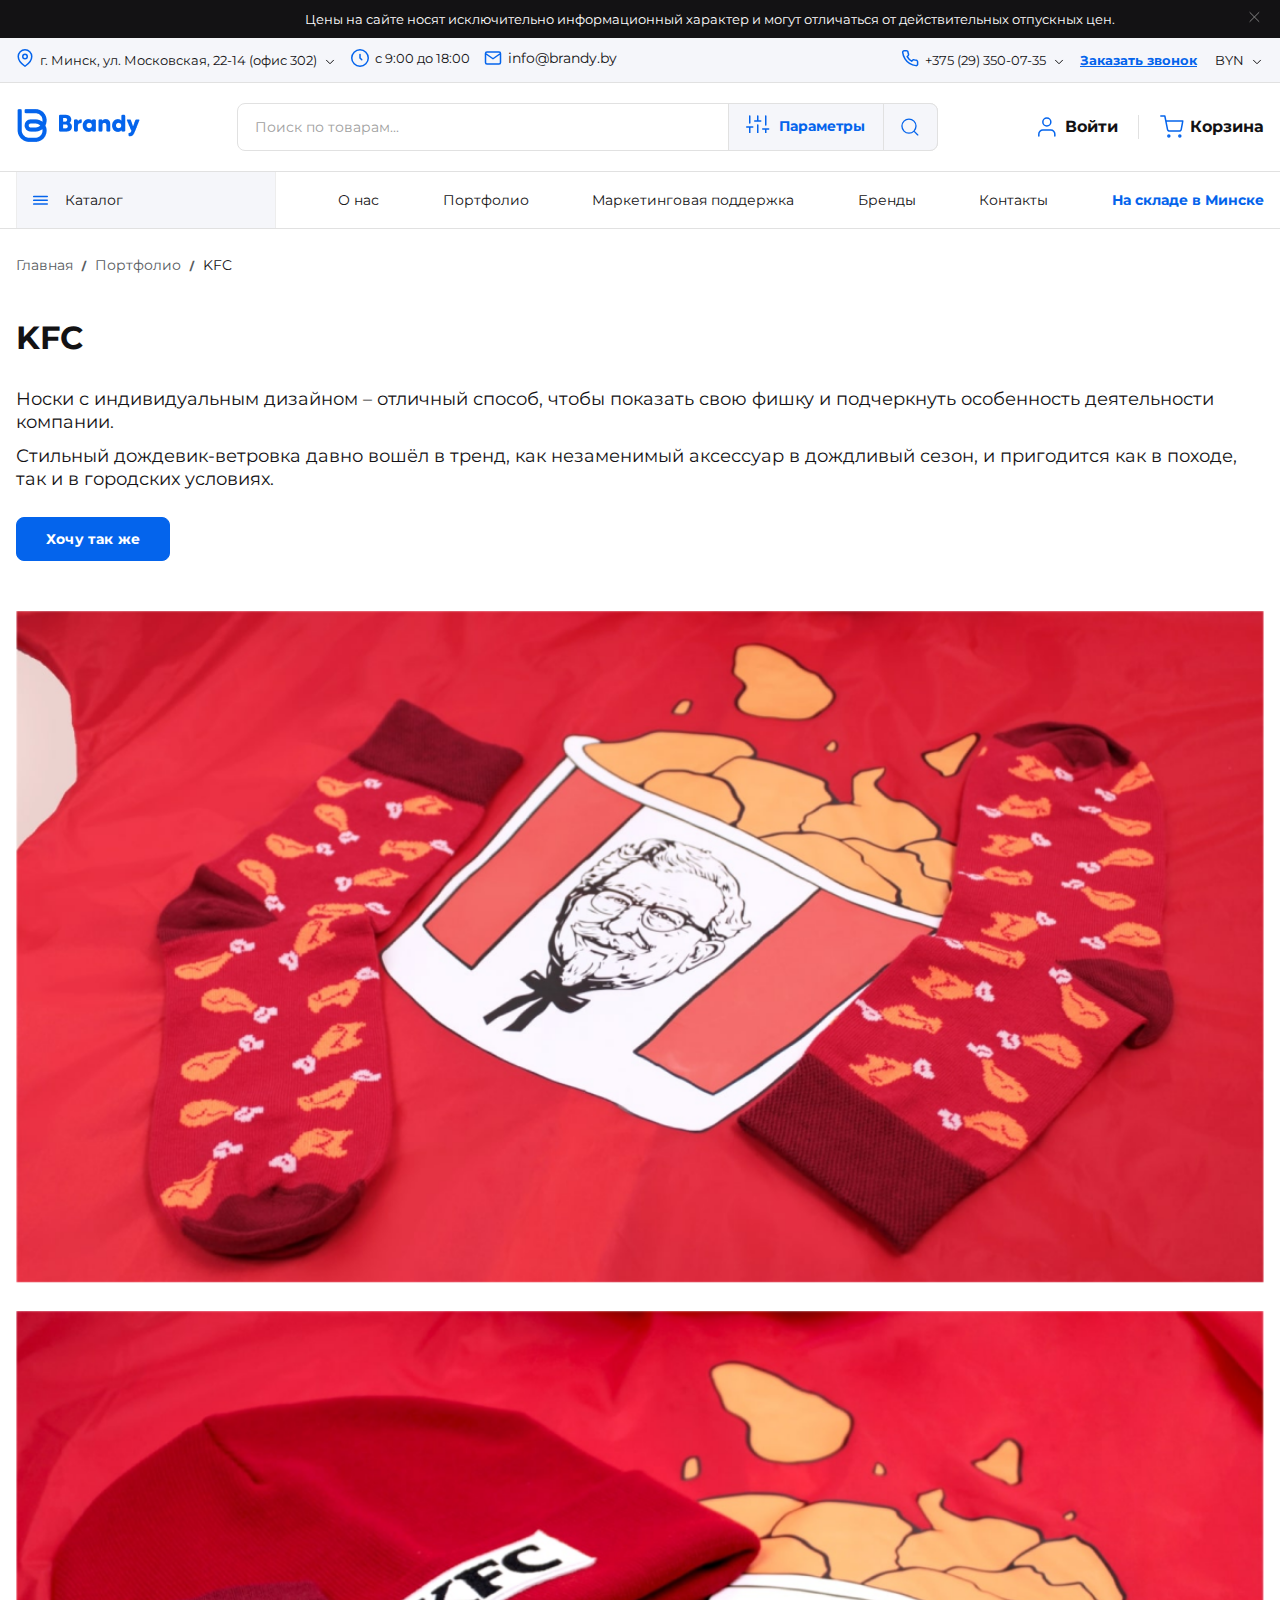
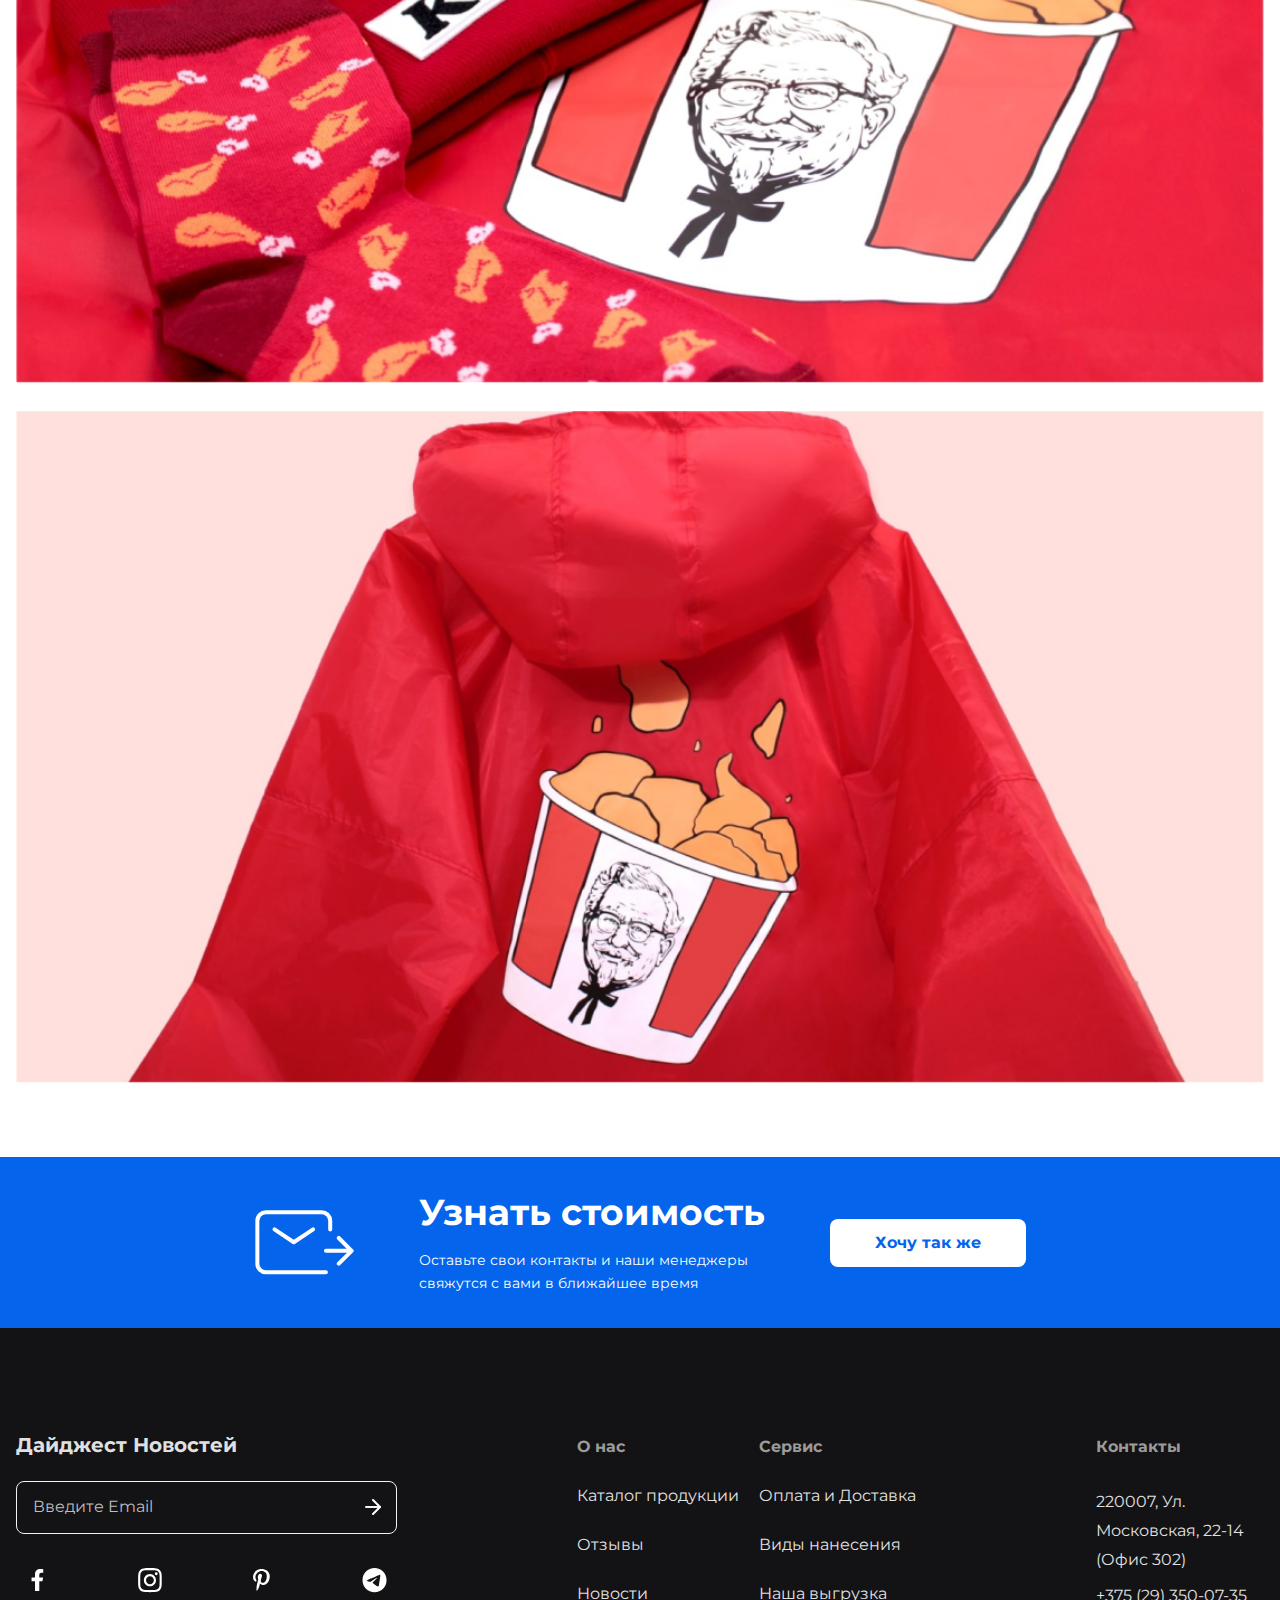
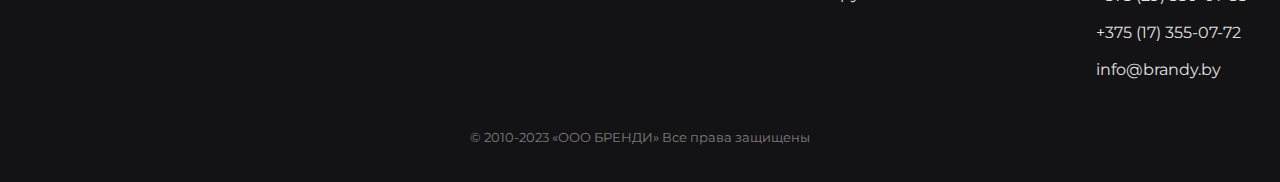
<file: src/pages/portfolio-single/portfolio-single.html>
<!DOCTYPE html>
<html lang="en">
<head>
    <meta charset="UTF-8">
    <meta name="viewport" content="width=device-width, initial-scale=1.0">
    <link rel="stylesheet" href="./portfolio-single.css">
    <title>Document</title>
</head>
<body>
    <div class="overlay"></div>
    <div class="modal-contact">
        <div class="modal-head">
            <span class="modal-close">
                <svg xmlns="http://www.w3.org/2000/svg" width="24" height="24" viewBox="0 0 24 24" fill="none">
                    <path d="M21 20.5L3 2.5M21.0001 2.5L3 20.5001" stroke="#0464EC" stroke-width="1.5" stroke-linecap="round" stroke-linejoin="round"/>
                  </svg>
            </span>
        </div>
        <div class="modal-body">
            <div class="text">
                <h3>Просто напишите ваш телефон, мы перезвоним</h3>
                <p>Наш менеджер перезвонит вам в ближайшее время</p>
            </div>

            <form>
                <div class="input-wrapper">
                    <input type="tel" class="modal-contact-tel">
                    <div class="select-wrap">
                        <div class="select country">
                            <img data-current="0" src="../../assets/images/icons8-беларусь-30.png" alt="icon">
                        </div>
                        <ul class="select-list">
                            <li data-value="0"><img src="../../assets/images/icons8-беларусь-30.png" alt="icon"></li>
                            <li data-value="1"><img src="../../assets/images/icons8-россия-30.png" alt="icon"></li>
                        </ul>
                    </div>
                </div>

                <button type="submit">Заказать звонок</button>
                <p>Нажимая на кнопку «Отправить», я даю согласие на обработку персональных данных, как это описано в <a href="#">«Соглашении об использовании сайта»</a></p>
            </form>
        </div>

    </div>
    <div class="attention">
        <div class="content">
            <p>Цены на сайте носят исключительно информационный характер и могут отличаться от действительных отпускных цен.</p>
            <span class="attention-close">
                <svg xmlns="http://www.w3.org/2000/svg" width="19" height="18" viewBox="0 0 19 18" fill="none">
                    <path d="M13.918 4.5L4.91797 13.5M4.91797 4.5L13.918 13.5" stroke="#828282" stroke-linecap="round" stroke-linejoin="round"/>
                </svg>
            </span>
        </div>
    </div>
    <header class="header">
        <div class="header-pc">
            <div class="contacts-row">
                <div class="content">
                    <div class="contacts-row-col">
                        <div class="select-wrap">
                            <div class="select header-location">
                                <p data-current="0">г. Минск, ул. Московская, 22-14 (офис 302)</p>
                            </div>
                            <ul class="select-list">
                                <li data-value="0">г. Минск, ул. Московская, 22-14 (офис 302)</li>
                                <li data-value="1">г. Минск, ул. Тростенецкая, д. 5/16</li>
                            </ul>
                        </div>
                        <p class="time">с 9:00 до 18:00</p>
                        <a href="mailto:info@brandy.by" class="mail">info@brandy.by</a>
                    </div>
                    <div class="contacts-row-col">
                        <div class="select-wrap">
                            <div class="select header-phones">
                                <p data-current="0">+375 (29) 350-07-35</p>
                            </div>
                            <ul class="select-list">
                                <li data-value="0">+375 (29) 350-07-35</li>
                                <li data-value="1">+375 (17) 355-07-72</li>
                            </ul>
                        </div>
                        <a class="callme" href="#">Заказать звонок</a>
                        <div class="select-wrap">
                            <div class="select header-lang">
                                <p data-current="0">BYN</p>
                            </div>
                            <ul class="select-list">
                                <li data-value="0">BYN</li>
                                <li data-value="1">RUB</li>
                            </ul>
                        </div>
                    </div>
                </div>
            </div>
            <div class="main-row">
                <div class="content">
                    <a href="/" class="logo">
                        <img src="../../assets/images/logo.png" alt="logo">
                    </a>
                    <div class="search-wrapper">
                        <div class="input-wrapper">
                            <input class="search-input" type="text" placeholder="Поиск по товарам...">
                            <div class="search-btns">
                                <button type="button" class="params">
                                    Параметры
                                </button>
                                <button type="submit" class="search-btn">
                                    <svg xmlns="http://www.w3.org/2000/svg" width="25" height="24" viewBox="0 0 25 24" fill="none">
                                        <path d="M21.33 21L16.98 16.65M19.33 11C19.33 15.4183 15.7482 19 11.33 19C6.91168 19 3.32996 15.4183 3.32996 11C3.32996 6.58172 6.91168 3 11.33 3C15.7482 3 19.33 6.58172 19.33 11Z" stroke="#0464EC" stroke-width="1.5" stroke-linecap="round" stroke-linejoin="round"/>
                                    </svg>
                                </button>
                            </div>
                        </div>
                        <div class="params-panel">
                            <div class="select-wrap">
                                <div class="select color-select">
                                    <p data-current="0">Цвет</p>
                                </div>
                                <ul class="select-list">
                                    <li data-value="1">Черный</li>
                                    <li data-value="2">Красный</li>
                                </ul>
                            </div>
                            <input type="text" placeholder="Цена, от">
                            <input type="text" placeholder="Цена, до">
                        </div>
                        <ul class="results">
                            <li>
                                <img src="../../assets/images/main-page/card-bg.png" alt="product-img">
                                <p>Ежедневник Portobello Trend, Sky, недатированный...</p>
                            </li>
                            <li>
                                <img src="../../assets/images/main-page/card-bg.png" alt="product-img">
                                <p>Ежедневник Portobello Trend, Sky, недатированный...</p>
                            </li>
                            <li>
                                <img src="../../assets/images/main-page/card-bg.png" alt="product-img">
                                <p>Ежедневник Portobello Trend, Sky, недатированный...</p>
                            </li>
                        </ul>
                    </div>
                    <div class="links">
                        <a  href="#">
                            <svg xmlns="http://www.w3.org/2000/svg" width="25" height="24" viewBox="0 0 25 24" fill="none">
                                <path d="M20.83 21V19C20.83 17.9391 20.4085 16.9217 19.6584 16.1716C18.9082 15.4214 17.8908 15 16.83 15H8.82996C7.76909 15 6.75167 15.4214 6.00153 16.1716C5.25138 16.9217 4.82996 17.9391 4.82996 19V21" stroke="#0464EC" stroke-width="1.5" stroke-linecap="round" stroke-linejoin="round"/>
                                <path d="M12.83 11C15.0391 11 16.83 9.20914 16.83 7C16.83 4.79086 15.0391 3 12.83 3C10.6208 3 8.82996 4.79086 8.82996 7C8.82996 9.20914 10.6208 11 12.83 11Z" stroke="#0464EC" stroke-width="1.5" stroke-linecap="round" stroke-linejoin="round"/>
                              </svg>
                              Войти
                        </a>
                        <a href="#">
                            <svg xmlns="http://www.w3.org/2000/svg" width="25" height="24" viewBox="0 0 25 24" fill="none">
                                <g clip-path="url(#clip0_539_4193)">
                                  <path d="M1.82996 1H5.82996L8.50996 14.39C8.6014 14.8504 8.85186 15.264 9.2175 15.5583C9.58314 15.8526 10.0407 16.009 10.51 16H20.23C20.6993 16.009 21.1568 15.8526 21.5224 15.5583C21.888 15.264 22.1385 14.8504 22.23 14.39L23.83 6H6.82996M10.83 21C10.83 21.5523 10.3822 22 9.82996 22C9.27767 22 8.82996 21.5523 8.82996 21C8.82996 20.4477 9.27767 20 9.82996 20C10.3822 20 10.83 20.4477 10.83 21ZM21.83 21C21.83 21.5523 21.3822 22 20.83 22C20.2777 22 19.83 21.5523 19.83 21C19.83 20.4477 20.2777 20 20.83 20C21.3822 20 21.83 20.4477 21.83 21Z" stroke="#0464EC" stroke-width="1.5" stroke-linecap="round" stroke-linejoin="round"/>
                                </g>
                                <defs>
                                  <clipPath id="clip0_539_4193">
                                    <rect width="24" height="24" fill="white" transform="translate(0.829956)"/>
                                  </clipPath>
                                </defs>
                              </svg>
                              Корзина
                        </a>
                    </div>
                </div>
            </div>
            <div class="navigation-block">
                <div class="content">
                    <nav class="navigation">
                        <div class="navigation-catalog">
                            <span class="catalog open-catalog-popup">Каталог</span>
                            <div class="catalog-popup">
                                <ul class=" catalog-tabs-panel">
                                    <li class="catalog-dropright active" data-num="0" ><a href="#">Ручки</a></li>
                                    <li class="catalog-dropright" data-num="1"><a href="#">Ежедневники под
                                        нанесение логотипа</a></li>
                                    <li class="catalog-dropright" data-num="2"><a href="#">Подарочные наборы</a></li>
                                    <li class="catalog-dropright" data-num="3"><a href="#">IT-сфера</a></li>
                                    <li class="catalog-dropright" data-num="4"><a href="#">Товары для
                                        здоровья и красоты</a></li>
                                    <li class="catalog-dropright" data-num="5"><a href="#">Электроника</a></li>
                                    <li class="catalog-dropright" data-num="6"><a href="#">Промо-сувениры</a></li>
                                    <li class="catalog-dropright" data-num="7"><a href="#">Текстильная продукция</a></li>
                                    <li class="catalog-dropright" data-num="8"><a href="#">Сумки и рюкзаки</a></li>
                                    <li class="catalog-dropright" data-num="9"><a href="#">Подарочные наборы</a></li>
                                    <li class="catalog-dropright" data-num="10"><a href="#">IT-сфера</a></li>
                                    <li class="catalog-dropright" data-num="11"><a href="#">Товары для
                                        здоровья и красоты</a></li>
                                </ul>
                                <div class="catalog-item-content">
                                    <div class=" catalog-tab-container">
                                        <div data-num="0" class="tab-content active">
                                            <div class="catalog-submenu">
                                                <img src="../../assets/images/main-page/1_pen_brandy 1.png" alt="category-image" width="85" height="85">
                                                <ul>
                                                    <li><a href="#">Ручки UMA</a></li>
                                                    <li><a href="#">Ручки Mypen</a></li>
                                                    <li><a href="#">Ручки Portobello</a></li>
                                                    <li><a href="#">Ручки Senator</a></li>
                                                    <li><a href="#">Ручки Senator</a></li>
                                                    <li><a href="#">Ручки Senator</a></li>
                                                </ul>
                                            </div>
                                        </div>
                                        <div data-num="1" class="tab-content">
                                            <div class="catalog-submenu">
                                                <img src="../../assets/images/main-page/2_book_brandy 1.png" alt="category-image" width="85" height="85">
                                                <ul>
                                                    <li><a href="#">Ручки UMA</a></li>
                                                    <li><a href="#">Ручки Mypen</a></li>
                                                    <li><a href="#">Ручки Portobello</a></li>
                                                    <li><a href="#">Ручки Senator</a></li>
                                                    <li><a href="#">Ручки Senator</a></li>
                                                    <li><a href="#">Ручки Senator</a></li>
                                                </ul>
                                            </div>
                                        </div>
                                        <div data-num="2" class="tab-content">
                                            <div class="catalog-submenu">
                                                <img src="../../assets/images/main-page/4_book_brandy 1.png" alt="category-image" width="85" height="85">
                                                <ul>
                                                    <li><a href="#">Ручки UMA</a></li>
                                                    <li><a href="#">Ручки Mypen</a></li>
                                                    <li><a href="#">Ручки Portobello</a></li>
                                                    <li><a href="#">Ручки Senator</a></li>
                                                    <li><a href="#">Ручки Senator</a></li>
                                                    <li><a href="#">Ручки Senator</a></li>
                                                </ul>
                                            </div>
                                        </div>
                                        <div data-num="3" class="tab-content">
                                            <div class="catalog-submenu">
                                                <img src="../../assets/images/main-page/1_pen_brandy 1.png" alt="category-image" width="85" height="85">
                                                <ul>
                                                    <li><a href="#">item</a></li>
                                                    <li><a href="#">item</a></li>
                                                    <li><a href="#">item</a></li>
                                                    <li><a href="#">item</a></li>
                                                    <li><a href="#">item</a></li>
                                                </ul>
                                            </div>
                                        </div>
                                        <div data-num="4" class="tab-content">
                                            <div class="catalog-submenu">
                                                <img src="../../assets/images/main-page/6image.png" alt="category-image" width="85" height="85">
                                                <ul>
                                                    <li><a href="#">item</a></li>
                                                    <li><a href="#">item</a></li>
                                                    <li><a href="#">item</a></li>
                                                    <li><a href="#">item</a></li>
                                                    <li><a href="#">item</a></li>
                                                </ul>
                                            </div>
                                        </div>
                                        <div data-num="5" class="tab-content">
                                            <div class="catalog-submenu">
                                                <img src="../../assets/images/main-page/1_pen_brandy 1.png" alt="category-image" width="85" height="85">
                                                <ul>
                                                    <li><a href="#">item</a></li>
                                                    <li><a href="#">item</a></li>
                                                    <li><a href="#">item</a></li>
                                                    <li><a href="#">item</a></li>
                                                    <li><a href="#">item</a></li>
                                                </ul>
                                            </div>
                                        </div>
                                        <div data-num="6" class="tab-content">
                                            <div class="catalog-submenu">
                                                <img src="../../assets/images/main-page/1_pen_brandy 1.png" alt="category-image" width="85" height="85">
                                                <ul>
                                                    <li><a href="#">item</a></li>
                                                    <li><a href="#">item</a></li>
                                                    <li><a href="#">item</a></li>
                                                    <li><a href="#">item</a></li>
                                                    <li><a href="#">item</a></li>
                                                </ul>
                                            </div>
                                        </div>
                                        <div data-num="7" class="tab-content">
                                            <div class="catalog-submenu">
                                                <img src="../../assets/images/main-page/1_pen_brandy 1.png" alt="category-image" width="85" height="85">
                                                <ul>
                                                    <li><a href="#">item</a></li>
                                                    <li><a href="#">item</a></li>
                                                    <li><a href="#">item</a></li>
                                                    <li><a href="#">item</a></li>
                                                    <li><a href="#">item</a></li>
                                                </ul>
                                            </div>
                                        </div>
                                        <div data-num="8" class="tab-content">
                                            <div class="catalog-submenu">
                                                <img src="../../assets/images/main-page/1_pen_brandy 1.png" alt="category-image" width="85" height="85">
                                                <ul>
                                                    <li><a href="#">item</a></li>
                                                    <li><a href="#">item</a></li>
                                                    <li><a href="#">item</a></li>
                                                    <li><a href="#">item</a></li>
                                                    <li><a href="#">item</a></li>
                                                </ul>
                                            </div>
                                        </div>
                                        <div data-num="9" class="tab-content">
                                            <div class="catalog-submenu">
                                                <img src="../../assets/images/main-page/1_pen_brandy 1.png" alt="category-image" width="85" height="85">
                                                <ul>
                                                    <li><a href="#">item</a></li>
                                                    <li><a href="#">item</a></li>
                                                    <li><a href="#">item</a></li>
                                                    <li><a href="#">item</a></li>
                                                    <li><a href="#">item</a></li>
                                                </ul>
                                            </div>
                                        </div>
                                        <div data-num="10" class="tab-content">
                                            <div class="catalog-submenu">
                                                <img src="../../assets/images/main-page/1_pen_brandy 1.png" alt="category-image" width="85" height="85">
                                                <ul>
                                                    <li><a href="#">item</a></li>
                                                    <li><a href="#">item</a></li>
                                                    <li><a href="#">item</a></li>
                                                    <li><a href="#">item</a></li>
                                                    <li><a href="#">item</a></li>
                                                </ul>
                                            </div>
                                        </div>
                                        <div data-num="11" class="tab-content">
                                            <div class="catalog-submenu">
                                                <img src="../../assets/images/main-page/1_pen_brandy 1.png" alt="category-image" width="85" height="85">
                                                <ul>
                                                    <li><a href="#">item</a></li>
                                                    <li><a href="#">item</a></li>
                                                    <li><a href="#">item</a></li>
                                                    <li><a href="#">item</a></li>
                                                    <li><a href="#">item</a></li>
                                                </ul>
                                            </div>
                                        </div>
                                    </div>
                                </div>

                            </div>
                        </div>

                        <ul>
                            <li><a href="#">О нас</a></li>
                            <li><a href="#">Портфолио</a></li>
                            <li><a href="#">Маркетинговая поддержка</a></li>
                            <li><a href="#">Бренды</a></li>
                            <li><a href="#">Контакты</a></li>
                            <li><a href="#">На складе в Минске</a></li>
                        </ul>
                    </nav>
                </div>
            </div>
        </div>
        <div class="header-mobile">
            <div class="content">
                <div class="header-mobile-wrap">
                    <span class="burger-btn">
                        <svg xmlns="http://www.w3.org/2000/svg" width="25" height="24" viewBox="0 0 25 24" fill="none">
                            <g clip-path="url(#clip0_947_8898)">
                              <line x1="5.97003" y1="6.25" x2="19.5191" y2="6.25" stroke="#0464EC" stroke-width="1.5" stroke-linecap="round"/>
                              <line x1="5.96997" y1="11.25" x2="19.519" y2="11.25" stroke="#0464EC" stroke-width="1.5" stroke-linecap="round"/>
                              <line x1="5.96997" y1="16.25" x2="19.519" y2="16.25" stroke="#0464EC" stroke-width="1.5" stroke-linecap="round"/>
                            </g>
                            <defs>
                              <clipPath id="clip0_947_8898">
                                <rect width="24" height="24" fill="white" transform="translate(0.744568)"/>
                              </clipPath>
                            </defs>
                          </svg>
                    </span>
                    <a href="tel:+37500000000">
                        <svg width="43" height="42" viewBox="0 0 43 42" fill="none" xmlns="http://www.w3.org/2000/svg">
                            <path opacity="0.4" d="M0.372559 21C0.372559 32.598 9.77458 42 21.3726 42C32.9705 42 42.3726 32.598 42.3726 21C42.3726 9.40202 32.9705 0 21.3726 0C9.77458 0 0.372559 9.40202 0.372559 21Z" fill="#FF4C00"/>
                            <path d="M21.3726 36.3736C12.882 36.3736 5.99896 29.4906 5.99896 21C5.99896 12.5094 12.882 5.6264 21.3726 5.6264C29.8632 5.6264 36.7462 12.5094 36.7462 21C36.7462 29.4906 29.8632 36.3736 21.3726 36.3736Z" fill="#FF4C00" stroke="#FF4C00" stroke-width="1.2528"/>
                            <path d="M28.9761 24.8776V27.1276C28.977 27.3364 28.9342 27.5432 28.8505 27.7346C28.7668 27.926 28.6441 28.0978 28.4902 28.239C28.3363 28.3802 28.1546 28.4877 27.9567 28.5546C27.7588 28.6215 27.5492 28.6464 27.3411 28.6276C25.0333 28.3768 22.8164 27.5882 20.8686 26.3251C19.0565 25.1736 17.5201 23.6372 16.3686 21.8251C15.1011 19.8685 14.3123 17.6408 14.0661 15.3226C14.0474 15.1152 14.0721 14.9061 14.1385 14.7088C14.205 14.5114 14.3118 14.3301 14.4522 14.1763C14.5926 14.0225 14.7635 13.8996 14.954 13.8155C15.1445 13.7313 15.3504 13.6878 15.5586 13.6876H17.8086C18.1726 13.684 18.5255 13.8129 18.8015 14.0502C19.0774 14.2876 19.2577 14.6172 19.3086 14.9776C19.4036 15.6976 19.5797 16.4046 19.8336 17.0851C19.9346 17.3535 19.9564 17.6453 19.8966 17.9257C19.8368 18.2062 19.6978 18.4637 19.4961 18.6676L18.5436 19.6201C19.6113 21.4977 21.166 23.0524 23.0436 24.1201L23.9961 23.1676C24.2001 22.9659 24.4575 22.827 24.738 22.7671C25.0185 22.7073 25.3102 22.7292 25.5786 22.8301C26.2591 23.084 26.9661 23.2601 27.6861 23.3551C28.0505 23.4065 28.3832 23.59 28.621 23.8707C28.8589 24.1514 28.9853 24.5098 28.9761 24.8776Z" stroke="white" stroke-width="1.5" stroke-linecap="round" stroke-linejoin="round"/>
                            </svg>

                    </a>
                    <a href="/" class="logo">
                        <img src="../../assets/images/logo.png" alt="logo" width="91" height="24">
                    </a>
                    <a href="#">
                        <svg xmlns="http://www.w3.org/2000/svg" width="24" height="24" viewBox="0 0 24 24" fill="none">
                            <path d="M20 21V19C20 17.9391 19.5786 16.9217 18.8284 16.1716C18.0783 15.4214 17.0609 15 16 15H8C6.93913 15 5.92172 15.4214 5.17157 16.1716C4.42143 16.9217 4 17.9391 4 19V21" stroke="#0464EC" stroke-width="1.5" stroke-linecap="round" stroke-linejoin="round"/>
                            <path d="M12 11C14.2091 11 16 9.20914 16 7C16 4.79086 14.2091 3 12 3C9.79086 3 8 4.79086 8 7C8 9.20914 9.79086 11 12 11Z" stroke="#0464EC" stroke-width="1.5" stroke-linecap="round" stroke-linejoin="round"/>
                          </svg>
                    </a>
                    <a href="#">
                        <svg xmlns="http://www.w3.org/2000/svg" width="25" height="25" viewBox="0 0 25 25" fill="none">
                            <g clip-path="url(#clip0_947_8909)">
                              <path d="M1.47681 1.25H5.47681L8.15681 14.64C8.24825 15.1004 8.49872 15.514 8.86435 15.8083C9.22999 16.1026 9.6875 16.259 10.1568 16.25H19.8768C20.3461 16.259 20.8036 16.1026 21.1693 15.8083C21.5349 15.514 21.7854 15.1004 21.8768 14.64L23.4768 6.25H6.47681M10.4768 21.25C10.4768 21.8023 10.0291 22.25 9.47681 22.25C8.92452 22.25 8.47681 21.8023 8.47681 21.25C8.47681 20.6977 8.92452 20.25 9.47681 20.25C10.0291 20.25 10.4768 20.6977 10.4768 21.25ZM21.4768 21.25C21.4768 21.8023 21.0291 22.25 20.4768 22.25C19.9245 22.25 19.4768 21.8023 19.4768 21.25C19.4768 20.6977 19.9245 20.25 20.4768 20.25C21.0291 20.25 21.4768 20.6977 21.4768 21.25Z" stroke="#0464EC" stroke-width="1.5" stroke-linecap="round" stroke-linejoin="round"/>
                            </g>
                            <defs>
                              <clipPath id="clip0_947_8909">
                                <rect width="24" height="24" fill="white" transform="translate(0.476807 0.25)"/>
                              </clipPath>
                            </defs>
                          </svg>
                          <span class="cart-counter">45</span>
                    </a>
                </div>
                <div class="mobile-menu">
                    <div class="mobile-head">
                        <span class="burger-close-btn">
                            <svg xmlns="http://www.w3.org/2000/svg" width="25" height="24" viewBox="0 0 25 24" fill="none">
                                <g clip-path="url(#clip0_917_5080)">
                                  <path d="M5.24463 19.5L12.7447 12M12.7447 12L20.2446 4.5M12.7447 12L5.24463 4.5M12.7447 12L20.2446 19.5" stroke="#0464EC" stroke-width="1.5" stroke-linecap="round" stroke-linejoin="round"/>
                                </g>
                                <defs>
                                  <clipPath id="clip0_917_5080">
                                    <rect width="24" height="24" fill="white" transform="translate(0.744629)"/>
                                  </clipPath>
                                </defs>
                              </svg>
                        </span>
                        <a href="tel:+37500000000">
                            <svg width="43" height="42" viewBox="0 0 43 42" fill="none" xmlns="http://www.w3.org/2000/svg">
                                <path opacity="0.4" d="M0.372559 21C0.372559 32.598 9.77458 42 21.3726 42C32.9705 42 42.3726 32.598 42.3726 21C42.3726 9.40202 32.9705 0 21.3726 0C9.77458 0 0.372559 9.40202 0.372559 21Z" fill="#FF4C00"/>
                                <path d="M21.3726 36.3736C12.882 36.3736 5.99896 29.4906 5.99896 21C5.99896 12.5094 12.882 5.6264 21.3726 5.6264C29.8632 5.6264 36.7462 12.5094 36.7462 21C36.7462 29.4906 29.8632 36.3736 21.3726 36.3736Z" fill="#FF4C00" stroke="#FF4C00" stroke-width="1.2528"/>
                                <path d="M28.9761 24.8776V27.1276C28.977 27.3364 28.9342 27.5432 28.8505 27.7346C28.7668 27.926 28.6441 28.0978 28.4902 28.239C28.3363 28.3802 28.1546 28.4877 27.9567 28.5546C27.7588 28.6215 27.5492 28.6464 27.3411 28.6276C25.0333 28.3768 22.8164 27.5882 20.8686 26.3251C19.0565 25.1736 17.5201 23.6372 16.3686 21.8251C15.1011 19.8685 14.3123 17.6408 14.0661 15.3226C14.0474 15.1152 14.0721 14.9061 14.1385 14.7088C14.205 14.5114 14.3118 14.3301 14.4522 14.1763C14.5926 14.0225 14.7635 13.8996 14.954 13.8155C15.1445 13.7313 15.3504 13.6878 15.5586 13.6876H17.8086C18.1726 13.684 18.5255 13.8129 18.8015 14.0502C19.0774 14.2876 19.2577 14.6172 19.3086 14.9776C19.4036 15.6976 19.5797 16.4046 19.8336 17.0851C19.9346 17.3535 19.9564 17.6453 19.8966 17.9257C19.8368 18.2062 19.6978 18.4637 19.4961 18.6676L18.5436 19.6201C19.6113 21.4977 21.166 23.0524 23.0436 24.1201L23.9961 23.1676C24.2001 22.9659 24.4575 22.827 24.738 22.7671C25.0185 22.7073 25.3102 22.7292 25.5786 22.8301C26.2591 23.084 26.9661 23.2601 27.6861 23.3551C28.0505 23.4065 28.3832 23.59 28.621 23.8707C28.8589 24.1514 28.9853 24.5098 28.9761 24.8776Z" stroke="white" stroke-width="1.5" stroke-linecap="round" stroke-linejoin="round"/>
                                </svg>

                        </a>
                        <a href="/" class="logo">
                            <img src="../../assets/images/logo.png" alt="logo" width="91" height="24">
                        </a>
                        <a href="#">
                            <svg xmlns="http://www.w3.org/2000/svg" width="24" height="24" viewBox="0 0 24 24" fill="none">
                                <path d="M20 21V19C20 17.9391 19.5786 16.9217 18.8284 16.1716C18.0783 15.4214 17.0609 15 16 15H8C6.93913 15 5.92172 15.4214 5.17157 16.1716C4.42143 16.9217 4 17.9391 4 19V21" stroke="#0464EC" stroke-width="1.5" stroke-linecap="round" stroke-linejoin="round"/>
                                <path d="M12 11C14.2091 11 16 9.20914 16 7C16 4.79086 14.2091 3 12 3C9.79086 3 8 4.79086 8 7C8 9.20914 9.79086 11 12 11Z" stroke="#0464EC" stroke-width="1.5" stroke-linecap="round" stroke-linejoin="round"/>
                              </svg>
                        </a>
                        <a href="#">
                            <svg xmlns="http://www.w3.org/2000/svg" width="25" height="25" viewBox="0 0 25 25" fill="none">
                                <g clip-path="url(#clip0_947_8909)">
                                  <path d="M1.47681 1.25H5.47681L8.15681 14.64C8.24825 15.1004 8.49872 15.514 8.86435 15.8083C9.22999 16.1026 9.6875 16.259 10.1568 16.25H19.8768C20.3461 16.259 20.8036 16.1026 21.1693 15.8083C21.5349 15.514 21.7854 15.1004 21.8768 14.64L23.4768 6.25H6.47681M10.4768 21.25C10.4768 21.8023 10.0291 22.25 9.47681 22.25C8.92452 22.25 8.47681 21.8023 8.47681 21.25C8.47681 20.6977 8.92452 20.25 9.47681 20.25C10.0291 20.25 10.4768 20.6977 10.4768 21.25ZM21.4768 21.25C21.4768 21.8023 21.0291 22.25 20.4768 22.25C19.9245 22.25 19.4768 21.8023 19.4768 21.25C19.4768 20.6977 19.9245 20.25 20.4768 20.25C21.0291 20.25 21.4768 20.6977 21.4768 21.25Z" stroke="#0464EC" stroke-width="1.5" stroke-linecap="round" stroke-linejoin="round"/>
                                </g>
                                <defs>
                                  <clipPath id="clip0_947_8909">
                                    <rect width="24" height="24" fill="white" transform="translate(0.476807 0.25)"/>
                                  </clipPath>
                                </defs>
                              </svg>
                              <span class="cart-counter">45</span>
                        </a>
                    </div>
                    <div class="mobile-body-inner">
                        <ul class="mobile-body">
                            <li>
                                <a class="dropdown" href="#">Каталог</a>
                                <ul class="dropdown-list">
                                    <li class="dropright">
                                        <a href="#">Ручки</a>
                                        <div class="dropright-screen ">
                                            <p class="back">Назад</p>
                                            <ul>
                                                <li><a href="#">Ручки Mypen</a></li>
                                                <li><a href="#">Ручки Mypen</a></li>
                                                <li><a href="#">Ручки Mypen</a></li>
                                                <li><a href="#">Ручки Mypen</a></li>
                                                <li><a href="#">Ручки Mypen</a></li>
                                                <li><a href="#">Ручки Mypen</a></li>
                                                <li><a href="#">Ручки Mypen</a></li>
                                                <li><a href="#">Ручки Mypen</a></li>
                                                <li><a href="#">Ручки Mypen</a></li>
                                                <li><a href="#">Ручки Mypen</a></li>
                                            </ul>
                                        </div>
                                    </li>
                                    <li class="dropright">
                                         <a href="#">Ежедневники под нанесение логотипа</a>
                                         <div class="dropright-screen ">
                                            <p class="back">Назад</p>
                                            <ul>
                                                <li><a href="#">Ежедневники под нанесение логотипа</a></li>
                                                <li><a href="#">Ежедневники под нанесение логотипа</a></li>
                                                <li><a href="#">Ежедневники под нанесение логотипа</a></li>
                                                <li><a href="#">Ежедневники под нанесение логотипа</a></li>
                                                <li><a href="#">Ежедневники под нанесение логотипа</a></li>
                                                <li><a href="#">Ежедневники под нанесение логотипа</a></li>
                                                <li><a href="#">Ежедневники под нанесение логотипа</a></li>
                                                <li><a href="#">Ежедневники под нанесение логотипа</a></li>
                                                <li><a href="#">Ежедневники под нанесение логотипа</a></li>
                                                <li><a href="#">Ежедневники под нанесение логотипа</a></li>
                                            </ul>
                                        </div>
                                        </li>
                                    <li class="dropright">
                                        <a href="#">Подарочные наборы</a>
                                        <div class="dropright-screen ">
                                            <p class="back">Назад</p>
                                            <ul>
                                                <li><a href="#">Подарочные наборы</a></li>
                                            <li><a href="#">Подарочные наборы</a></li>
                                            <li><a href="#">Подарочные наборы</a></li>
                                            <li><a href="#">Подарочные наборы</a></li>
                                            <li><a href="#">Подарочные наборы</a></li>
                                            </ul>
                                        </div>
                                    </li>
                                    <li class="dropright">
                                         <a href="#">IT-сфера</a>
                                         <div class="dropright-screen ">
                                            <p class="back">Назад</p>
                                            <ul>
                                                <li><a href="#">IT-сфера</a></li>
                                                <li><a href="#">IT-сфера</a></li>
                                                <li><a href="#">IT-сфера</a></li>
                                            </ul>
                                        </div>

                                    </li>
                                    <li class="dropright"> <a href="#">Товары для здоровья и красоты</a></li>
                                    <li class="dropright"> <a href="#">Электроника</a></li>
                                    <li class="dropright"> <a href="#">Промо-сувениры</a></li>
                                    <li class="dropright"> <a href="#">Текстильная продукция</a></li>
                                    <li class="dropright"> <a href="#">Сумки и рюкзаки</a></li>
                                    <li class="dropright"> <a href="#">Сумки и рюкзаки</a></li>
                                </ul>
                            </li>
                            <li><a href="#">О нас</a></li>
                            <li><a href="#">Портфолио</a></li>
                            <li><a href="#">Маркетинговая поддержка</a></li>
                            <li><a href="#">Бренды</a></li>
                            <li><a href="#">Контакты</a></li>
                            <li><a href="#">На складе в Минске</a></li>
                        </ul>
                        <div class="mobile-contacts">
                            <span>Заказать звонок</span>
                            <div class="select-wrap lang-wrap">
                                <div class="select header-lang">
                                    <p data-current="0">BYN</p>
                                </div>
                                <ul class="select-list">
                                    <li data-value="0">BYN</li>
                                    <li data-value="1">RUB</li>
                                </ul>
                            </div>
                            <div class="select-wrap">
                                <div class="select header-location">
                                    <p data-current="0">г. Минск, ул. Московская, 22-14 (офис 302)</p>
                                </div>
                                <ul class="select-list">
                                    <li data-value="0">г. Минск, ул. Московская, 22-14 (офис 302)</li>
                                    <li data-value="1">г. Минск, ул. Тростенецкая, д. 5/16</li>
                                </ul>
                            </div>
                            <p class="time">с 9:00 до 18:00</p>
                            <a href="mailto:info@brandy.by" class="mail">info@brandy.by</a>
                        </div>
                    </div>
                </div>
            </div>
        </div>
    </header>
    <main>
        <div class="head-row">
            <div class="content">
                <ul class="breadcrumbs">
                    <li><a href="/">Главная</a></li>
                    <li class="separator">/</li>
                    <li><a href="/">Портфолио</a></li>
                    <li class="separator">/</li>
                    <li><a href="#" class="current-page">KFC</a></li>
                </ul>
                <h1>KFC</h1>
                <ul class="description">
                    <li>Носки с индивидуальным дизайном – отличный способ, чтобы показать свою фишку и подчеркнуть особенность деятельности компании.</li>
                    <li>Стильный дождевик-ветровка давно вошёл в тренд, как незаменимый аксессуар в дождливый сезон, и пригодится как в походе, так и в городских условиях.</li>
                </ul>
                <button class="to-modal">Хочу так же</button>

            </div>
        </div>
        <div class="portfolio-body">
            <div class="content">
                <ul class="portfolio-images">
                    <li><img src="../../assets/images/portfolio-single/1.png" alt="portfolio-image"></li>
                    <li><img src="../../assets/images/portfolio-single/2.png" alt="portfolio-image"></li>
                    <li><img src="../../assets/images/portfolio-single/3.png" alt="portfolio-image"></li>
                </ul>
            </div>
        </div>
        <div class="banner">
            <div class="content">
                <div class="text-block">
                    <svg xmlns="http://www.w3.org/2000/svg" width="99" height="65" viewBox="0 0 99 65" fill="none">
                        <path d="M19.5 19.3929L38.7857 32.25L58.0714 19.3929" stroke="white" stroke-width="4" stroke-linecap="round" stroke-linejoin="round"/>
                        <path d="M70.9286 62.25H10.9286C6.19473 62.25 2.35718 58.4126 2.35718 53.6786V10.8214C2.35718 6.08756 6.19473 2.25 10.9286 2.25H66.6429C71.3769 2.25 75.2143 6.08756 75.2143 10.8214V19.3929" stroke="white" stroke-width="4" stroke-linecap="round"/>
                        <path d="M70.9286 40.8214H96.6429M96.6429 40.8214L83.7857 27.9643M96.6429 40.8214L83.7857 53.6786" stroke="white" stroke-width="4" stroke-linecap="round" stroke-linejoin="round"/>
                      </svg>
                      <div class="text">
                        <h2>Узнать стоимость</h2>
                        <p>Оставьте свои контакты и наши менеджеры свяжутся с вами в ближайшее время</p>
                      </div>
                </div>
                <button class="to-modal">Хочу так же</button>
            </div>
        </div>
    </main>
    <footer class="footer">
        <div class="content">
            <div class="footer-desctop">
                <div class="row">
                    <div class="col">
                        <p>Дайджест новостей</p>
                        <div class="input-wrapper">
                            <input type="text" placeholder="Введите Email">
                            <button type="submit">
                                <svg xmlns="http://www.w3.org/2000/svg" width="16" height="16" viewBox="0 0 16 16" fill="none">
                                    <path d="M1 8H15" stroke="#F2F2F2" stroke-width="2" stroke-linecap="round" stroke-linejoin="round"/>
                                    <path d="M8 1L15 8L8 15" stroke="white" stroke-width="2" stroke-linecap="round" stroke-linejoin="round"/>
                                  </svg>
                            </button>
                        </div>

                        <div class="social">
                            <a href="#">
                                <svg xmlns="http://www.w3.org/2000/svg" width="44" height="44" viewBox="0 0 44 44" fill="none">
                                    <path d="M26.454 23.3743L27.0695 19.3946H23.2779V16.8078C23.2779 15.7196 23.8073 14.6563 25.4999 14.6563H27.248V11.2674C26.23 11.1022 25.2014 11.0128 24.1704 11C21.0497 11 19.0124 12.909 19.0124 16.3601V19.3946H15.5532V23.3743H19.0124V33.0001H23.2779V23.3743H26.454Z" fill="white"/>
                                  </svg>
                            </a>
                            <a href="#">
                                <svg xmlns="http://www.w3.org/2000/svg" width="44" height="44" viewBox="0 0 44 44" fill="none">
                                    <path d="M18.0054 22.1339C18.0054 19.9223 19.7662 18.129 21.9389 18.129C24.1116 18.129 25.8734 19.9223 25.8734 22.1339C25.8734 24.3455 24.1116 26.1388 21.9389 26.1388C19.7662 26.1388 18.0054 24.3455 18.0054 22.1339ZM15.8785 22.1339C15.8785 25.541 18.5918 28.3029 21.9389 28.3029C25.2861 28.3029 27.9993 25.541 27.9993 22.1339C27.9993 18.7268 25.2861 15.965 21.9389 15.965C18.5918 15.965 15.8785 18.7268 15.8785 22.1339ZM26.823 15.7204C26.8229 16.0055 26.9058 16.2843 27.0613 16.5214C27.2169 16.7586 27.438 16.9434 27.6968 17.0527C27.9555 17.1619 28.2403 17.1905 28.515 17.135C28.7898 17.0795 29.0422 16.9423 29.2403 16.7408C29.4385 16.5392 29.5735 16.2824 29.6282 16.0028C29.683 15.7231 29.6551 15.4333 29.548 15.1698C29.4409 14.9063 29.2594 14.6811 29.0266 14.5226C28.7937 14.3641 28.5199 14.2794 28.2398 14.2793H28.2393C27.8638 14.2795 27.5037 14.4313 27.2382 14.7015C26.9726 14.9717 26.8233 15.3382 26.823 15.7204ZM17.1707 31.9129C16.02 31.8595 15.3946 31.6644 14.979 31.4996C14.4279 31.2812 14.0348 31.0212 13.6214 30.601C13.208 30.1808 12.9522 29.781 12.7386 29.2201C12.5766 28.7972 12.3849 28.1603 12.3326 26.989C12.2754 25.7227 12.2639 25.3423 12.2639 22.134C12.2639 18.9258 12.2763 18.5464 12.3326 17.279C12.385 16.1077 12.5781 15.4721 12.7386 15.048C12.9531 14.4871 13.2086 14.0869 13.6214 13.6661C14.0342 13.2453 14.427 12.9849 14.979 12.7675C15.3944 12.6026 16.02 12.4075 17.1707 12.3542C18.4148 12.296 18.7885 12.2843 21.9389 12.2843C25.0893 12.2843 25.4634 12.2969 26.7085 12.3542C27.8592 12.4075 28.4836 12.6041 28.9003 12.7675C29.4513 12.9849 29.8445 13.2459 30.2579 13.6661C30.6712 14.0863 30.9262 14.4871 31.1407 15.048C31.3027 15.4709 31.4944 16.1077 31.5467 17.279C31.6039 18.5464 31.6153 18.9258 31.6153 22.134C31.6153 25.3423 31.6039 25.7216 31.5467 26.989C31.4943 28.1603 31.3017 28.797 31.1407 29.2201C30.9262 29.781 30.6707 30.1812 30.2579 30.601C29.8451 31.0208 29.4513 31.2812 28.9003 31.4996C28.4849 31.6645 27.8592 31.8596 26.7085 31.9129C25.4645 31.9711 25.0907 31.9828 21.9389 31.9828C18.7871 31.9828 18.4144 31.9711 17.1707 31.9129ZM17.073 10.1929C15.8166 10.2511 14.958 10.4539 14.2082 10.7509C13.4317 11.0576 12.7744 11.469 12.1175 12.1366C11.4606 12.8042 11.0574 13.4744 10.7562 14.2648C10.4644 15.0285 10.2652 15.9019 10.208 17.1809C10.1498 18.4618 10.1365 18.8714 10.1365 22.1339C10.1365 25.3965 10.1498 25.806 10.208 27.087C10.2652 28.366 10.4644 29.2394 10.7562 30.0031C11.0574 30.793 11.4607 31.4639 12.1175 32.1312C12.7743 32.7985 13.4317 33.2094 14.2082 33.517C14.9594 33.8139 15.8166 34.0167 17.073 34.075C18.3321 34.1332 18.7338 34.1477 21.9389 34.1477C25.1441 34.1477 25.5464 34.1342 26.8048 34.075C28.0614 34.0167 28.9194 33.8139 29.6696 33.517C30.4457 33.2094 31.1035 32.7988 31.7604 32.1312C32.4172 31.4637 32.8196 30.793 33.1217 30.0031C33.4135 29.2394 33.6136 28.3659 33.6699 27.087C33.7271 25.8051 33.7404 25.3965 33.7404 22.1339C33.7404 18.8714 33.7271 18.4618 33.6699 17.1809C33.6127 15.9018 33.4135 15.028 33.1217 14.2648C32.8196 13.4749 32.4162 12.8053 31.7604 12.1366C31.1045 11.468 30.4457 11.0576 29.6706 10.7509C28.9194 10.4539 28.0613 10.2502 26.8058 10.1929C25.5474 10.1346 25.145 10.1201 21.9399 10.1201C18.7347 10.1201 18.3321 10.1337 17.073 10.1929Z" fill="white"/>
                                  </svg>
                            </a>
                            <a href="#">
                                <svg xmlns="http://www.w3.org/2000/svg" width="45" height="44" viewBox="0 0 45 44" fill="none">
                                    <path d="M21.3261 11.0736C17.7548 11.4817 14.1961 14.4395 14.0493 18.6645C13.9569 21.2442 14.6724 23.1796 17.0708 23.723C18.1115 21.8435 16.735 21.429 16.521 20.0693C15.6418 14.4974 22.7991 10.6977 26.5445 14.5877C29.1358 17.2812 27.4299 25.5681 23.2502 24.7068C19.2467 23.8841 25.21 17.2877 22.0143 15.9924C19.4166 14.9399 18.036 19.2123 19.2677 21.3345C18.5459 24.9839 16.991 28.4228 17.6205 33.0001C19.6621 31.4837 20.3504 28.5796 20.9148 25.5509C21.9409 26.1889 22.4885 26.8526 23.7978 26.9557C28.6259 27.3381 31.3222 22.0218 30.6634 17.118C30.078 12.7705 25.8394 10.5581 21.3261 11.0736Z" fill="white"/>
                                  </svg>
                            </a>
                            <a href="#">
                                <svg xmlns="http://www.w3.org/2000/svg" width="45" height="44" viewBox="0 0 45 44" fill="none">
                                    <path fill-rule="evenodd" clip-rule="evenodd" d="M34.5637 22.1411C34.5637 28.7802 29.1817 34.1622 22.5427 34.1622C15.9036 34.1622 10.5216 28.7802 10.5216 22.1411C10.5216 15.5021 15.9036 10.1201 22.5427 10.1201C29.1817 10.1201 34.5637 15.5021 34.5637 22.1411ZM23.6946 18.4525C21.6294 19.3446 15.6748 21.8778 15.6748 21.8778C14.2637 22.4487 15.0897 22.9839 15.0897 22.9839C15.0897 22.9839 16.2944 23.4121 17.327 23.7332C18.3596 24.0543 18.9103 23.6976 18.9103 23.6976C18.9103 23.6976 21.3197 22.0563 23.7634 20.3079C25.4844 19.0948 25.0714 20.0938 24.6583 20.522C23.7634 21.4497 22.2834 22.9126 21.0443 24.09C20.4936 24.5896 20.7689 25.0177 21.0099 25.2318C21.7106 25.8465 23.361 26.9643 24.1103 27.4718C24.318 27.6124 24.4564 27.7062 24.4863 27.7294C24.6583 27.8722 25.6221 28.5144 26.2073 28.3717C26.7924 28.229 26.8612 27.4083 26.8612 27.4083C26.8612 27.4083 27.3087 24.4825 27.7217 21.8065C27.7982 21.2811 27.8747 20.7667 27.9461 20.287C28.1315 19.0403 28.282 18.0283 28.3068 17.6676C28.4101 16.4544 27.171 16.9539 27.171 16.9539C27.171 16.9539 24.4863 18.0957 23.6946 18.4525Z" fill="white"/>
                                  </svg>
                            </a>
                        </div>
                    </div>
                    <div class="col">
                        <ul>
                            <li><a href="#">О нас</a></li>
                            <li><a href="#">Каталог продукции</a></li>
                            <li><a href="#">Отзывы</a></li>
                            <li><a href="#">Новости</a></li>
                        </ul>
                        <ul>
                            <li><a href="#">Сервис</a></li>
                            <li><a href="#">Оплата и Доставка</a></li>
                            <li><a href="#">Виды нанесения</a></li>
                            <li><a href="#">Наша выгрузка</a></li>

                        </ul>
                    </div>
                    <div class="col">
                        <p>Контакты</p>
                        <p>220007,
                            ул. Московская, 22-14 (офис 302)</p>
                        <a href="tel:+375293500735">+375 (29) 350-07-35</a>
                        <a href="tel:+375173550772">+375 (17) 355-07-72</a>
                        <a href="mailto:info@brandy.by">info@brandy.by</a>
                    </div>
                </div>
                <div class="copy">
                    <p>© 2010-2023 «ООО БРЕНДИ» Все права защищены</p>
                </div>
            </div>
        </div>
        <div class="footer-mobile">
            <div class="content">
                <div class="col">
                    <p>Дайджест новостей</p>
                    <div class="input-wrapper">
                        <input type="text" placeholder="Введите Email">
                        <button type="submit">
                            <svg xmlns="http://www.w3.org/2000/svg" width="16" height="16" viewBox="0 0 16 16" fill="none">
                                <path d="M1 8H15" stroke="#F2F2F2" stroke-width="2" stroke-linecap="round" stroke-linejoin="round"/>
                                <path d="M8 1L15 8L8 15" stroke="white" stroke-width="2" stroke-linecap="round" stroke-linejoin="round"/>
                              </svg>
                        </button>
                    </div>
                </div>
                <div class="col">
                    <ul>
                        <li><a href="#">О нас</a></li>
                        <li><a href="#">Каталог продукции</a></li>
                        <li><a href="#">Отзывы</a></li>
                        <li><a href="#">Новости</a></li>
                    </ul>
                    <ul>
                        <li><a href="#">Сервис</a></li>
                        <li><a href="#">Оплата и Доставка</a></li>
                        <li><a href="#">Виды нанесения</a></li>
                        <li><a href="#">Наша выгрузка</a></li>

                    </ul>
                </div>
                <div class="col">
                    <p>Контакты</p>
                    <p>220007,
                        ул. Московская, 22-14 (офис 302)</p>
                    <a href="tel:+375293500735">+375 (29) 350-07-35</a>
                    <a href="tel:+375173550772">+375 (17) 355-07-72</a>
                    <a href="mailto:info@brandy.by">info@brandy.by</a>
                </div>
            </div>
            <div class="copy">
                <div class="content">
                    <div class="social">
                        <a href="#">
                            <svg xmlns="http://www.w3.org/2000/svg" width="44" height="44" viewBox="0 0 44 44" fill="none">
                                <path d="M26.454 23.3743L27.0695 19.3946H23.2779V16.8078C23.2779 15.7196 23.8073 14.6563 25.4999 14.6563H27.248V11.2674C26.23 11.1022 25.2014 11.0128 24.1704 11C21.0497 11 19.0124 12.909 19.0124 16.3601V19.3946H15.5532V23.3743H19.0124V33.0001H23.2779V23.3743H26.454Z" fill="white"/>
                              </svg>
                        </a>
                        <a href="#">
                            <svg xmlns="http://www.w3.org/2000/svg" width="44" height="44" viewBox="0 0 44 44" fill="none">
                                <path d="M18.0054 22.1339C18.0054 19.9223 19.7662 18.129 21.9389 18.129C24.1116 18.129 25.8734 19.9223 25.8734 22.1339C25.8734 24.3455 24.1116 26.1388 21.9389 26.1388C19.7662 26.1388 18.0054 24.3455 18.0054 22.1339ZM15.8785 22.1339C15.8785 25.541 18.5918 28.3029 21.9389 28.3029C25.2861 28.3029 27.9993 25.541 27.9993 22.1339C27.9993 18.7268 25.2861 15.965 21.9389 15.965C18.5918 15.965 15.8785 18.7268 15.8785 22.1339ZM26.823 15.7204C26.8229 16.0055 26.9058 16.2843 27.0613 16.5214C27.2169 16.7586 27.438 16.9434 27.6968 17.0527C27.9555 17.1619 28.2403 17.1905 28.515 17.135C28.7898 17.0795 29.0422 16.9423 29.2403 16.7408C29.4385 16.5392 29.5735 16.2824 29.6282 16.0028C29.683 15.7231 29.6551 15.4333 29.548 15.1698C29.4409 14.9063 29.2594 14.6811 29.0266 14.5226C28.7937 14.3641 28.5199 14.2794 28.2398 14.2793H28.2393C27.8638 14.2795 27.5037 14.4313 27.2382 14.7015C26.9726 14.9717 26.8233 15.3382 26.823 15.7204ZM17.1707 31.9129C16.02 31.8595 15.3946 31.6644 14.979 31.4996C14.4279 31.2812 14.0348 31.0212 13.6214 30.601C13.208 30.1808 12.9522 29.781 12.7386 29.2201C12.5766 28.7972 12.3849 28.1603 12.3326 26.989C12.2754 25.7227 12.2639 25.3423 12.2639 22.134C12.2639 18.9258 12.2763 18.5464 12.3326 17.279C12.385 16.1077 12.5781 15.4721 12.7386 15.048C12.9531 14.4871 13.2086 14.0869 13.6214 13.6661C14.0342 13.2453 14.427 12.9849 14.979 12.7675C15.3944 12.6026 16.02 12.4075 17.1707 12.3542C18.4148 12.296 18.7885 12.2843 21.9389 12.2843C25.0893 12.2843 25.4634 12.2969 26.7085 12.3542C27.8592 12.4075 28.4836 12.6041 28.9003 12.7675C29.4513 12.9849 29.8445 13.2459 30.2579 13.6661C30.6712 14.0863 30.9262 14.4871 31.1407 15.048C31.3027 15.4709 31.4944 16.1077 31.5467 17.279C31.6039 18.5464 31.6153 18.9258 31.6153 22.134C31.6153 25.3423 31.6039 25.7216 31.5467 26.989C31.4943 28.1603 31.3017 28.797 31.1407 29.2201C30.9262 29.781 30.6707 30.1812 30.2579 30.601C29.8451 31.0208 29.4513 31.2812 28.9003 31.4996C28.4849 31.6645 27.8592 31.8596 26.7085 31.9129C25.4645 31.9711 25.0907 31.9828 21.9389 31.9828C18.7871 31.9828 18.4144 31.9711 17.1707 31.9129ZM17.073 10.1929C15.8166 10.2511 14.958 10.4539 14.2082 10.7509C13.4317 11.0576 12.7744 11.469 12.1175 12.1366C11.4606 12.8042 11.0574 13.4744 10.7562 14.2648C10.4644 15.0285 10.2652 15.9019 10.208 17.1809C10.1498 18.4618 10.1365 18.8714 10.1365 22.1339C10.1365 25.3965 10.1498 25.806 10.208 27.087C10.2652 28.366 10.4644 29.2394 10.7562 30.0031C11.0574 30.793 11.4607 31.4639 12.1175 32.1312C12.7743 32.7985 13.4317 33.2094 14.2082 33.517C14.9594 33.8139 15.8166 34.0167 17.073 34.075C18.3321 34.1332 18.7338 34.1477 21.9389 34.1477C25.1441 34.1477 25.5464 34.1342 26.8048 34.075C28.0614 34.0167 28.9194 33.8139 29.6696 33.517C30.4457 33.2094 31.1035 32.7988 31.7604 32.1312C32.4172 31.4637 32.8196 30.793 33.1217 30.0031C33.4135 29.2394 33.6136 28.3659 33.6699 27.087C33.7271 25.8051 33.7404 25.3965 33.7404 22.1339C33.7404 18.8714 33.7271 18.4618 33.6699 17.1809C33.6127 15.9018 33.4135 15.028 33.1217 14.2648C32.8196 13.4749 32.4162 12.8053 31.7604 12.1366C31.1045 11.468 30.4457 11.0576 29.6706 10.7509C28.9194 10.4539 28.0613 10.2502 26.8058 10.1929C25.5474 10.1346 25.145 10.1201 21.9399 10.1201C18.7347 10.1201 18.3321 10.1337 17.073 10.1929Z" fill="white"/>
                              </svg>
                        </a>
                        <a href="#">
                            <svg xmlns="http://www.w3.org/2000/svg" width="45" height="44" viewBox="0 0 45 44" fill="none">
                                <path d="M21.3261 11.0736C17.7548 11.4817 14.1961 14.4395 14.0493 18.6645C13.9569 21.2442 14.6724 23.1796 17.0708 23.723C18.1115 21.8435 16.735 21.429 16.521 20.0693C15.6418 14.4974 22.7991 10.6977 26.5445 14.5877C29.1358 17.2812 27.4299 25.5681 23.2502 24.7068C19.2467 23.8841 25.21 17.2877 22.0143 15.9924C19.4166 14.9399 18.036 19.2123 19.2677 21.3345C18.5459 24.9839 16.991 28.4228 17.6205 33.0001C19.6621 31.4837 20.3504 28.5796 20.9148 25.5509C21.9409 26.1889 22.4885 26.8526 23.7978 26.9557C28.6259 27.3381 31.3222 22.0218 30.6634 17.118C30.078 12.7705 25.8394 10.5581 21.3261 11.0736Z" fill="white"/>
                              </svg>
                        </a>
                        <a href="#">
                            <svg xmlns="http://www.w3.org/2000/svg" width="45" height="44" viewBox="0 0 45 44" fill="none">
                                <path fill-rule="evenodd" clip-rule="evenodd" d="M34.5637 22.1411C34.5637 28.7802 29.1817 34.1622 22.5427 34.1622C15.9036 34.1622 10.5216 28.7802 10.5216 22.1411C10.5216 15.5021 15.9036 10.1201 22.5427 10.1201C29.1817 10.1201 34.5637 15.5021 34.5637 22.1411ZM23.6946 18.4525C21.6294 19.3446 15.6748 21.8778 15.6748 21.8778C14.2637 22.4487 15.0897 22.9839 15.0897 22.9839C15.0897 22.9839 16.2944 23.4121 17.327 23.7332C18.3596 24.0543 18.9103 23.6976 18.9103 23.6976C18.9103 23.6976 21.3197 22.0563 23.7634 20.3079C25.4844 19.0948 25.0714 20.0938 24.6583 20.522C23.7634 21.4497 22.2834 22.9126 21.0443 24.09C20.4936 24.5896 20.7689 25.0177 21.0099 25.2318C21.7106 25.8465 23.361 26.9643 24.1103 27.4718C24.318 27.6124 24.4564 27.7062 24.4863 27.7294C24.6583 27.8722 25.6221 28.5144 26.2073 28.3717C26.7924 28.229 26.8612 27.4083 26.8612 27.4083C26.8612 27.4083 27.3087 24.4825 27.7217 21.8065C27.7982 21.2811 27.8747 20.7667 27.9461 20.287C28.1315 19.0403 28.282 18.0283 28.3068 17.6676C28.4101 16.4544 27.171 16.9539 27.171 16.9539C27.171 16.9539 24.4863 18.0957 23.6946 18.4525Z" fill="white"/>
                              </svg>
                        </a>
                    </div>
                    <p>© 2010-2023 «ООО БРЕНДИ» Все права защищены</p>
                </div>
            </div>
        </div>
    </footer>
    <script src="../../assets/js/swiper-bundle.min.js"></script>
    <script src="../../assets/js/script.js"></script>
</body>
</html>
</file>
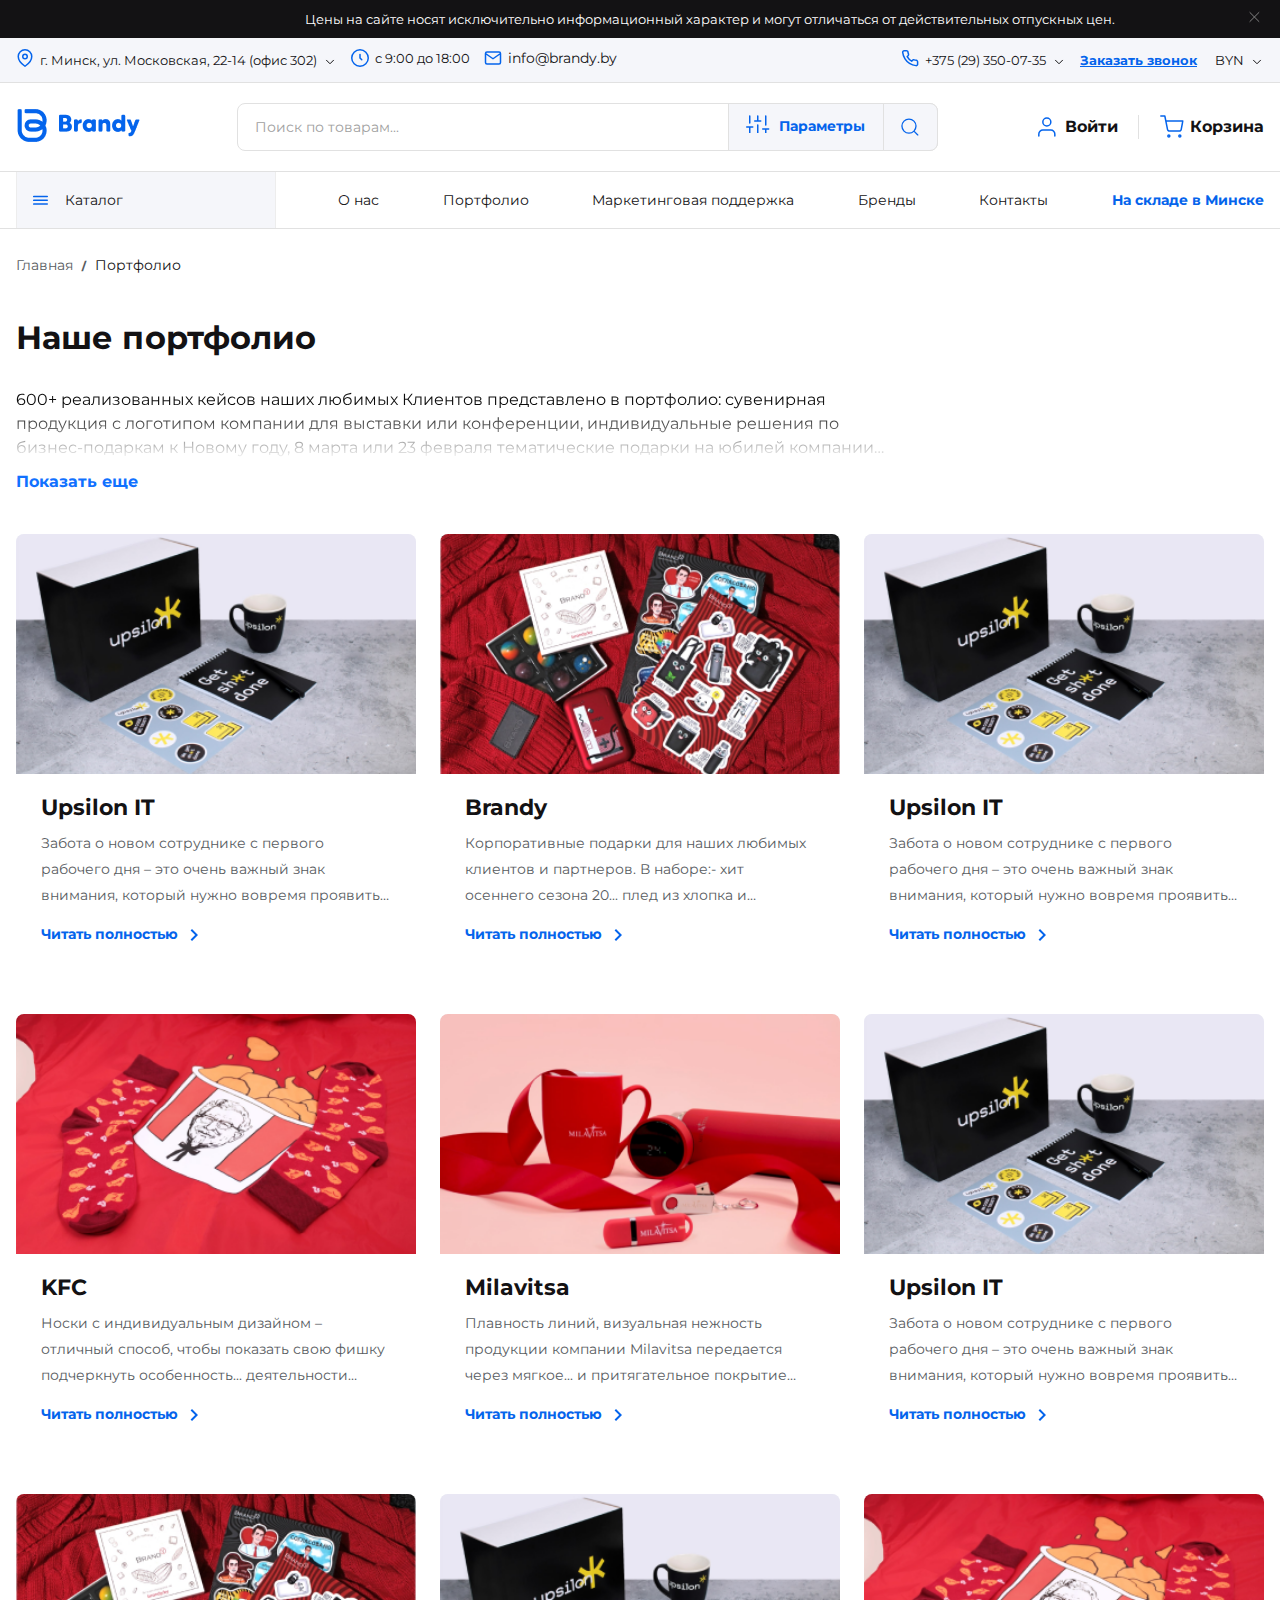
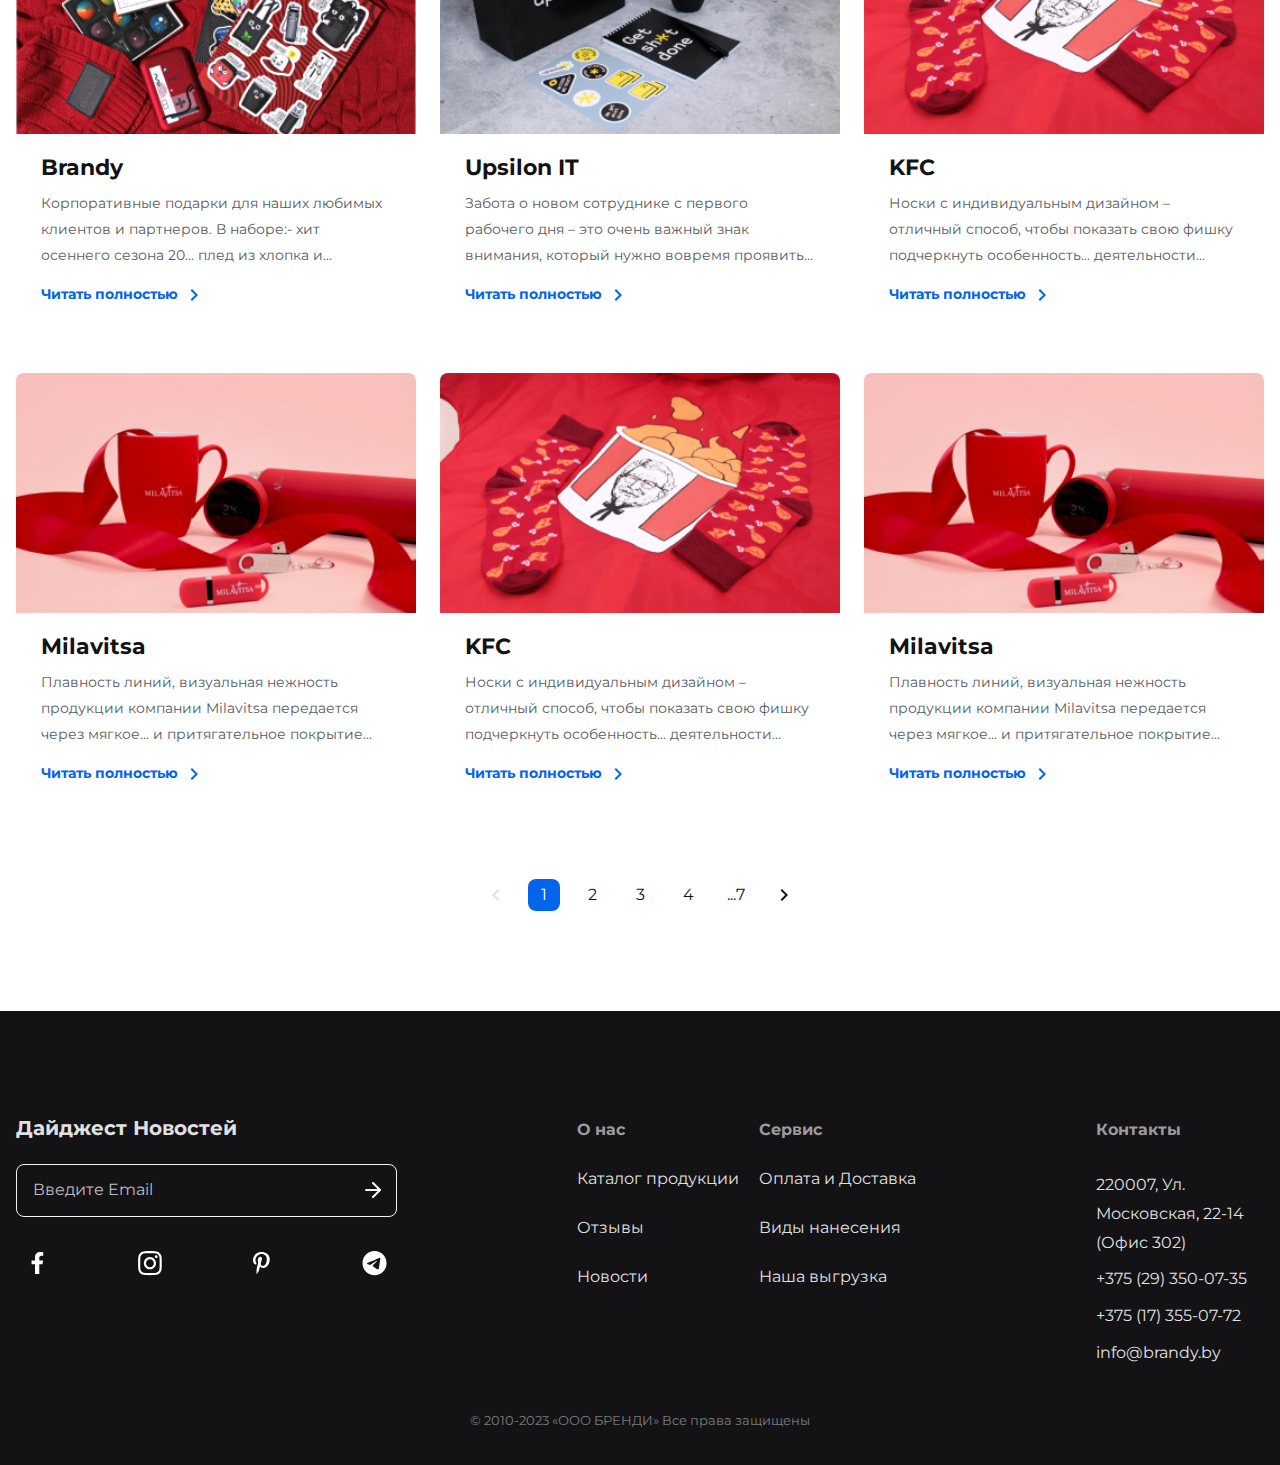
<file: src/pages/portfolio/portfolio.html>
<!DOCTYPE html>
<html lang="en">
<head>
    <meta charset="UTF-8">
    <meta name="viewport" content="width=device-width, initial-scale=1.0">
    <link rel="stylesheet" href="./portfolio.css">
    <title>Document</title>
</head>
<body>
    <div class="overlay"></div>
    <div class="modal-contact">
        <div class="modal-head">
            <span class="modal-close">
                <svg xmlns="http://www.w3.org/2000/svg" width="24" height="24" viewBox="0 0 24 24" fill="none">
                    <path d="M21 20.5L3 2.5M21.0001 2.5L3 20.5001" stroke="#0464EC" stroke-width="1.5" stroke-linecap="round" stroke-linejoin="round"/>
                  </svg>
            </span>
        </div>
        <div class="modal-body">
            <div class="text">
                <h3>Просто напишите ваш телефон, мы перезвоним</h3>
                <p>Наш менеджер перезвонит вам в ближайшее время</p>
            </div>

            <form>
                <div class="input-wrapper">
                    <input type="tel" class="modal-contact-tel">
                    <div class="select-wrap">
                        <div class="select country">
                            <img data-current="0" src="../../assets/images/icons8-беларусь-30.png" alt="icon">
                        </div>
                        <ul class="select-list">
                            <li data-value="0"><img src="../../assets/images/icons8-беларусь-30.png" alt="icon"></li>
                            <li data-value="1"><img src="../../assets/images/icons8-россия-30.png" alt="icon"></li>
                        </ul>
                    </div>
                </div>

                <button type="submit">Заказать звонок</button>
                <p>Нажимая на кнопку «Отправить», я даю согласие на обработку персональных данных, как это описано в <a href="#">«Соглашении об использовании сайта»</a></p>
            </form>
        </div>

    </div>
    <div class="attention">
        <div class="content">
            <p>Цены на сайте носят исключительно информационный характер и могут отличаться от действительных отпускных цен.</p>
            <span class="attention-close">
                <svg xmlns="http://www.w3.org/2000/svg" width="19" height="18" viewBox="0 0 19 18" fill="none">
                    <path d="M13.918 4.5L4.91797 13.5M4.91797 4.5L13.918 13.5" stroke="#828282" stroke-linecap="round" stroke-linejoin="round"/>
                </svg>
            </span>
        </div>
    </div>
    <header class="header">
        <div class="header-pc">
            <div class="contacts-row">
                <div class="content">
                    <div class="contacts-row-col">
                        <div class="select-wrap">
                            <div class="select header-location">
                                <p data-current="0">г. Минск, ул. Московская, 22-14 (офис 302)</p>
                            </div>
                            <ul class="select-list">
                                <li data-value="0">г. Минск, ул. Московская, 22-14 (офис 302)</li>
                                <li data-value="1">г. Минск, ул. Тростенецкая, д. 5/16</li>
                            </ul>
                        </div>
                        <p class="time">с 9:00 до 18:00</p>
                        <a href="mailto:info@brandy.by" class="mail">info@brandy.by</a>
                    </div>
                    <div class="contacts-row-col">
                        <div class="select-wrap">
                            <div class="select header-phones">
                                <p data-current="0">+375 (29) 350-07-35</p>
                            </div>
                            <ul class="select-list">
                                <li data-value="0">+375 (29) 350-07-35</li>
                                <li data-value="1">+375 (17) 355-07-72</li>
                            </ul>
                        </div>
                        <a class="callme" href="#">Заказать звонок</a>
                        <div class="select-wrap">
                            <div class="select header-lang">
                                <p data-current="0">BYN</p>
                            </div>
                            <ul class="select-list">
                                <li data-value="0">BYN</li>
                                <li data-value="1">RUB</li>
                            </ul>
                        </div>
                    </div>
                </div>
            </div>
            <div class="main-row">
                <div class="content">
                    <a href="/" class="logo">
                        <img src="../../assets/images/logo.png" alt="logo">
                    </a>
                    <div class="search-wrapper">
                        <div class="input-wrapper">
                            <input class="search-input" type="text" placeholder="Поиск по товарам...">
                            <div class="search-btns">
                                <button type="button" class="params">
                                    Параметры
                                </button>
                                <button type="submit" class="search-btn">
                                    <svg xmlns="http://www.w3.org/2000/svg" width="25" height="24" viewBox="0 0 25 24" fill="none">
                                        <path d="M21.33 21L16.98 16.65M19.33 11C19.33 15.4183 15.7482 19 11.33 19C6.91168 19 3.32996 15.4183 3.32996 11C3.32996 6.58172 6.91168 3 11.33 3C15.7482 3 19.33 6.58172 19.33 11Z" stroke="#0464EC" stroke-width="1.5" stroke-linecap="round" stroke-linejoin="round"/>
                                    </svg>
                                </button>
                            </div>
                        </div>
                        <div class="params-panel">
                            <div class="select-wrap">
                                <div class="select color-select">
                                    <p data-current="0">Цвет</p>
                                </div>
                                <ul class="select-list">
                                    <li data-value="1">Черный</li>
                                    <li data-value="2">Красный</li>
                                </ul>
                            </div>
                            <input type="text" placeholder="Цена, от">
                            <input type="text" placeholder="Цена, до">
                        </div>
                        <ul class="results">
                            <li>
                                <img src="../../assets/images/main-page/card-bg.png" alt="product-img">
                                <p>Ежедневник Portobello Trend, Sky, недатированный...</p>
                            </li>
                            <li>
                                <img src="../../assets/images/main-page/card-bg.png" alt="product-img">
                                <p>Ежедневник Portobello Trend, Sky, недатированный...</p>
                            </li>
                            <li>
                                <img src="../../assets/images/main-page/card-bg.png" alt="product-img">
                                <p>Ежедневник Portobello Trend, Sky, недатированный...</p>
                            </li>
                        </ul>
                    </div>
                    <div class="links">
                        <a  href="#">
                            <svg xmlns="http://www.w3.org/2000/svg" width="25" height="24" viewBox="0 0 25 24" fill="none">
                                <path d="M20.83 21V19C20.83 17.9391 20.4085 16.9217 19.6584 16.1716C18.9082 15.4214 17.8908 15 16.83 15H8.82996C7.76909 15 6.75167 15.4214 6.00153 16.1716C5.25138 16.9217 4.82996 17.9391 4.82996 19V21" stroke="#0464EC" stroke-width="1.5" stroke-linecap="round" stroke-linejoin="round"/>
                                <path d="M12.83 11C15.0391 11 16.83 9.20914 16.83 7C16.83 4.79086 15.0391 3 12.83 3C10.6208 3 8.82996 4.79086 8.82996 7C8.82996 9.20914 10.6208 11 12.83 11Z" stroke="#0464EC" stroke-width="1.5" stroke-linecap="round" stroke-linejoin="round"/>
                              </svg>
                              Войти
                        </a>
                        <a href="#">
                            <svg xmlns="http://www.w3.org/2000/svg" width="25" height="24" viewBox="0 0 25 24" fill="none">
                                <g clip-path="url(#clip0_539_4193)">
                                  <path d="M1.82996 1H5.82996L8.50996 14.39C8.6014 14.8504 8.85186 15.264 9.2175 15.5583C9.58314 15.8526 10.0407 16.009 10.51 16H20.23C20.6993 16.009 21.1568 15.8526 21.5224 15.5583C21.888 15.264 22.1385 14.8504 22.23 14.39L23.83 6H6.82996M10.83 21C10.83 21.5523 10.3822 22 9.82996 22C9.27767 22 8.82996 21.5523 8.82996 21C8.82996 20.4477 9.27767 20 9.82996 20C10.3822 20 10.83 20.4477 10.83 21ZM21.83 21C21.83 21.5523 21.3822 22 20.83 22C20.2777 22 19.83 21.5523 19.83 21C19.83 20.4477 20.2777 20 20.83 20C21.3822 20 21.83 20.4477 21.83 21Z" stroke="#0464EC" stroke-width="1.5" stroke-linecap="round" stroke-linejoin="round"/>
                                </g>
                                <defs>
                                  <clipPath id="clip0_539_4193">
                                    <rect width="24" height="24" fill="white" transform="translate(0.829956)"/>
                                  </clipPath>
                                </defs>
                              </svg>
                              Корзина
                        </a>
                    </div>
                </div>
            </div>
            <div class="navigation-block">
                <div class="content">
                    <nav class="navigation">
                        <div class="navigation-catalog">
                            <span class="catalog open-catalog-popup">Каталог</span>
                            <div class="catalog-popup">
                                <ul class=" catalog-tabs-panel">
                                    <li class="catalog-dropright active" data-num="0" ><a href="#">Ручки</a></li>
                                    <li class="catalog-dropright" data-num="1"><a href="#">Ежедневники под
                                        нанесение логотипа</a></li>
                                    <li class="catalog-dropright" data-num="2"><a href="#">Подарочные наборы</a></li>
                                    <li class="catalog-dropright" data-num="3"><a href="#">IT-сфера</a></li>
                                    <li class="catalog-dropright" data-num="4"><a href="#">Товары для
                                        здоровья и красоты</a></li>
                                    <li class="catalog-dropright" data-num="5"><a href="#">Электроника</a></li>
                                    <li class="catalog-dropright" data-num="6"><a href="#">Промо-сувениры</a></li>
                                    <li class="catalog-dropright" data-num="7"><a href="#">Текстильная продукция</a></li>
                                    <li class="catalog-dropright" data-num="8"><a href="#">Сумки и рюкзаки</a></li>
                                    <li class="catalog-dropright" data-num="9"><a href="#">Подарочные наборы</a></li>
                                    <li class="catalog-dropright" data-num="10"><a href="#">IT-сфера</a></li>
                                    <li class="catalog-dropright" data-num="11"><a href="#">Товары для
                                        здоровья и красоты</a></li>
                                </ul>
                                <div class="catalog-item-content">
                                    <div class=" catalog-tab-container">
                                        <div data-num="0" class="tab-content active">
                                            <div class="catalog-submenu">
                                                <img src="../../assets/images/main-page/1_pen_brandy 1.png" alt="category-image" width="85" height="85">
                                                <ul>
                                                    <li><a href="#">Ручки UMA</a></li>
                                                    <li><a href="#">Ручки Mypen</a></li>
                                                    <li><a href="#">Ручки Portobello</a></li>
                                                    <li><a href="#">Ручки Senator</a></li>
                                                    <li><a href="#">Ручки Senator</a></li>
                                                    <li><a href="#">Ручки Senator</a></li>
                                                </ul>
                                            </div>
                                        </div>
                                        <div data-num="1" class="tab-content">
                                            <div class="catalog-submenu">
                                                <img src="../../assets/images/main-page/2_book_brandy 1.png" alt="category-image" width="85" height="85">
                                                <ul>
                                                    <li><a href="#">Ручки UMA</a></li>
                                                    <li><a href="#">Ручки Mypen</a></li>
                                                    <li><a href="#">Ручки Portobello</a></li>
                                                    <li><a href="#">Ручки Senator</a></li>
                                                    <li><a href="#">Ручки Senator</a></li>
                                                    <li><a href="#">Ручки Senator</a></li>
                                                </ul>
                                            </div>
                                        </div>
                                        <div data-num="2" class="tab-content">
                                            <div class="catalog-submenu">
                                                <img src="../../assets/images/main-page/4_book_brandy 1.png" alt="category-image" width="85" height="85">
                                                <ul>
                                                    <li><a href="#">Ручки UMA</a></li>
                                                    <li><a href="#">Ручки Mypen</a></li>
                                                    <li><a href="#">Ручки Portobello</a></li>
                                                    <li><a href="#">Ручки Senator</a></li>
                                                    <li><a href="#">Ручки Senator</a></li>
                                                    <li><a href="#">Ручки Senator</a></li>
                                                </ul>
                                            </div>
                                        </div>
                                        <div data-num="3" class="tab-content">
                                            <div class="catalog-submenu">
                                                <img src="../../assets/images/main-page/1_pen_brandy 1.png" alt="category-image" width="85" height="85">
                                                <ul>
                                                    <li><a href="#">item</a></li>
                                                    <li><a href="#">item</a></li>
                                                    <li><a href="#">item</a></li>
                                                    <li><a href="#">item</a></li>
                                                    <li><a href="#">item</a></li>
                                                </ul>
                                            </div>
                                        </div>
                                        <div data-num="4" class="tab-content">
                                            <div class="catalog-submenu">
                                                <img src="../../assets/images/main-page/6image.png" alt="category-image" width="85" height="85">
                                                <ul>
                                                    <li><a href="#">item</a></li>
                                                    <li><a href="#">item</a></li>
                                                    <li><a href="#">item</a></li>
                                                    <li><a href="#">item</a></li>
                                                    <li><a href="#">item</a></li>
                                                </ul>
                                            </div>
                                        </div>
                                        <div data-num="5" class="tab-content">
                                            <div class="catalog-submenu">
                                                <img src="../../assets/images/main-page/1_pen_brandy 1.png" alt="category-image" width="85" height="85">
                                                <ul>
                                                    <li><a href="#">item</a></li>
                                                    <li><a href="#">item</a></li>
                                                    <li><a href="#">item</a></li>
                                                    <li><a href="#">item</a></li>
                                                    <li><a href="#">item</a></li>
                                                </ul>
                                            </div>
                                        </div>
                                        <div data-num="6" class="tab-content">
                                            <div class="catalog-submenu">
                                                <img src="../../assets/images/main-page/1_pen_brandy 1.png" alt="category-image" width="85" height="85">
                                                <ul>
                                                    <li><a href="#">item</a></li>
                                                    <li><a href="#">item</a></li>
                                                    <li><a href="#">item</a></li>
                                                    <li><a href="#">item</a></li>
                                                    <li><a href="#">item</a></li>
                                                </ul>
                                            </div>
                                        </div>
                                        <div data-num="7" class="tab-content">
                                            <div class="catalog-submenu">
                                                <img src="../../assets/images/main-page/1_pen_brandy 1.png" alt="category-image" width="85" height="85">
                                                <ul>
                                                    <li><a href="#">item</a></li>
                                                    <li><a href="#">item</a></li>
                                                    <li><a href="#">item</a></li>
                                                    <li><a href="#">item</a></li>
                                                    <li><a href="#">item</a></li>
                                                </ul>
                                            </div>
                                        </div>
                                        <div data-num="8" class="tab-content">
                                            <div class="catalog-submenu">
                                                <img src="../../assets/images/main-page/1_pen_brandy 1.png" alt="category-image" width="85" height="85">
                                                <ul>
                                                    <li><a href="#">item</a></li>
                                                    <li><a href="#">item</a></li>
                                                    <li><a href="#">item</a></li>
                                                    <li><a href="#">item</a></li>
                                                    <li><a href="#">item</a></li>
                                                </ul>
                                            </div>
                                        </div>
                                        <div data-num="9" class="tab-content">
                                            <div class="catalog-submenu">
                                                <img src="../../assets/images/main-page/1_pen_brandy 1.png" alt="category-image" width="85" height="85">
                                                <ul>
                                                    <li><a href="#">item</a></li>
                                                    <li><a href="#">item</a></li>
                                                    <li><a href="#">item</a></li>
                                                    <li><a href="#">item</a></li>
                                                    <li><a href="#">item</a></li>
                                                </ul>
                                            </div>
                                        </div>
                                        <div data-num="10" class="tab-content">
                                            <div class="catalog-submenu">
                                                <img src="../../assets/images/main-page/1_pen_brandy 1.png" alt="category-image" width="85" height="85">
                                                <ul>
                                                    <li><a href="#">item</a></li>
                                                    <li><a href="#">item</a></li>
                                                    <li><a href="#">item</a></li>
                                                    <li><a href="#">item</a></li>
                                                    <li><a href="#">item</a></li>
                                                </ul>
                                            </div>
                                        </div>
                                        <div data-num="11" class="tab-content">
                                            <div class="catalog-submenu">
                                                <img src="../../assets/images/main-page/1_pen_brandy 1.png" alt="category-image" width="85" height="85">
                                                <ul>
                                                    <li><a href="#">item</a></li>
                                                    <li><a href="#">item</a></li>
                                                    <li><a href="#">item</a></li>
                                                    <li><a href="#">item</a></li>
                                                    <li><a href="#">item</a></li>
                                                </ul>
                                            </div>
                                        </div>
                                    </div>
                                </div>

                            </div>
                        </div>

                        <ul>
                            <li><a href="#">О нас</a></li>
                            <li><a href="#">Портфолио</a></li>
                            <li><a href="#">Маркетинговая поддержка</a></li>
                            <li><a href="#">Бренды</a></li>
                            <li><a href="#">Контакты</a></li>
                            <li><a href="#">На складе в Минске</a></li>
                        </ul>
                    </nav>
                </div>
            </div>
        </div>
        <div class="header-mobile">
            <div class="content">
                <div class="header-mobile-wrap">
                    <span class="burger-btn">
                        <svg xmlns="http://www.w3.org/2000/svg" width="25" height="24" viewBox="0 0 25 24" fill="none">
                            <g clip-path="url(#clip0_947_8898)">
                              <line x1="5.97003" y1="6.25" x2="19.5191" y2="6.25" stroke="#0464EC" stroke-width="1.5" stroke-linecap="round"/>
                              <line x1="5.96997" y1="11.25" x2="19.519" y2="11.25" stroke="#0464EC" stroke-width="1.5" stroke-linecap="round"/>
                              <line x1="5.96997" y1="16.25" x2="19.519" y2="16.25" stroke="#0464EC" stroke-width="1.5" stroke-linecap="round"/>
                            </g>
                            <defs>
                              <clipPath id="clip0_947_8898">
                                <rect width="24" height="24" fill="white" transform="translate(0.744568)"/>
                              </clipPath>
                            </defs>
                          </svg>
                    </span>
                    <a href="tel:+37500000000">
                        <svg width="43" height="42" viewBox="0 0 43 42" fill="none" xmlns="http://www.w3.org/2000/svg">
                            <path opacity="0.4" d="M0.372559 21C0.372559 32.598 9.77458 42 21.3726 42C32.9705 42 42.3726 32.598 42.3726 21C42.3726 9.40202 32.9705 0 21.3726 0C9.77458 0 0.372559 9.40202 0.372559 21Z" fill="#FF4C00"/>
                            <path d="M21.3726 36.3736C12.882 36.3736 5.99896 29.4906 5.99896 21C5.99896 12.5094 12.882 5.6264 21.3726 5.6264C29.8632 5.6264 36.7462 12.5094 36.7462 21C36.7462 29.4906 29.8632 36.3736 21.3726 36.3736Z" fill="#FF4C00" stroke="#FF4C00" stroke-width="1.2528"/>
                            <path d="M28.9761 24.8776V27.1276C28.977 27.3364 28.9342 27.5432 28.8505 27.7346C28.7668 27.926 28.6441 28.0978 28.4902 28.239C28.3363 28.3802 28.1546 28.4877 27.9567 28.5546C27.7588 28.6215 27.5492 28.6464 27.3411 28.6276C25.0333 28.3768 22.8164 27.5882 20.8686 26.3251C19.0565 25.1736 17.5201 23.6372 16.3686 21.8251C15.1011 19.8685 14.3123 17.6408 14.0661 15.3226C14.0474 15.1152 14.0721 14.9061 14.1385 14.7088C14.205 14.5114 14.3118 14.3301 14.4522 14.1763C14.5926 14.0225 14.7635 13.8996 14.954 13.8155C15.1445 13.7313 15.3504 13.6878 15.5586 13.6876H17.8086C18.1726 13.684 18.5255 13.8129 18.8015 14.0502C19.0774 14.2876 19.2577 14.6172 19.3086 14.9776C19.4036 15.6976 19.5797 16.4046 19.8336 17.0851C19.9346 17.3535 19.9564 17.6453 19.8966 17.9257C19.8368 18.2062 19.6978 18.4637 19.4961 18.6676L18.5436 19.6201C19.6113 21.4977 21.166 23.0524 23.0436 24.1201L23.9961 23.1676C24.2001 22.9659 24.4575 22.827 24.738 22.7671C25.0185 22.7073 25.3102 22.7292 25.5786 22.8301C26.2591 23.084 26.9661 23.2601 27.6861 23.3551C28.0505 23.4065 28.3832 23.59 28.621 23.8707C28.8589 24.1514 28.9853 24.5098 28.9761 24.8776Z" stroke="white" stroke-width="1.5" stroke-linecap="round" stroke-linejoin="round"/>
                            </svg>

                    </a>
                    <a href="/" class="logo">
                        <img src="../../assets/images/logo.png" alt="logo" width="91" height="24">
                    </a>
                    <a href="#">
                        <svg xmlns="http://www.w3.org/2000/svg" width="24" height="24" viewBox="0 0 24 24" fill="none">
                            <path d="M20 21V19C20 17.9391 19.5786 16.9217 18.8284 16.1716C18.0783 15.4214 17.0609 15 16 15H8C6.93913 15 5.92172 15.4214 5.17157 16.1716C4.42143 16.9217 4 17.9391 4 19V21" stroke="#0464EC" stroke-width="1.5" stroke-linecap="round" stroke-linejoin="round"/>
                            <path d="M12 11C14.2091 11 16 9.20914 16 7C16 4.79086 14.2091 3 12 3C9.79086 3 8 4.79086 8 7C8 9.20914 9.79086 11 12 11Z" stroke="#0464EC" stroke-width="1.5" stroke-linecap="round" stroke-linejoin="round"/>
                          </svg>
                    </a>
                    <a href="#">
                        <svg xmlns="http://www.w3.org/2000/svg" width="25" height="25" viewBox="0 0 25 25" fill="none">
                            <g clip-path="url(#clip0_947_8909)">
                              <path d="M1.47681 1.25H5.47681L8.15681 14.64C8.24825 15.1004 8.49872 15.514 8.86435 15.8083C9.22999 16.1026 9.6875 16.259 10.1568 16.25H19.8768C20.3461 16.259 20.8036 16.1026 21.1693 15.8083C21.5349 15.514 21.7854 15.1004 21.8768 14.64L23.4768 6.25H6.47681M10.4768 21.25C10.4768 21.8023 10.0291 22.25 9.47681 22.25C8.92452 22.25 8.47681 21.8023 8.47681 21.25C8.47681 20.6977 8.92452 20.25 9.47681 20.25C10.0291 20.25 10.4768 20.6977 10.4768 21.25ZM21.4768 21.25C21.4768 21.8023 21.0291 22.25 20.4768 22.25C19.9245 22.25 19.4768 21.8023 19.4768 21.25C19.4768 20.6977 19.9245 20.25 20.4768 20.25C21.0291 20.25 21.4768 20.6977 21.4768 21.25Z" stroke="#0464EC" stroke-width="1.5" stroke-linecap="round" stroke-linejoin="round"/>
                            </g>
                            <defs>
                              <clipPath id="clip0_947_8909">
                                <rect width="24" height="24" fill="white" transform="translate(0.476807 0.25)"/>
                              </clipPath>
                            </defs>
                          </svg>
                          <span class="cart-counter">45</span>
                    </a>
                </div>
                <div class="mobile-menu">
                    <div class="mobile-head">
                        <span class="burger-close-btn">
                            <svg xmlns="http://www.w3.org/2000/svg" width="25" height="24" viewBox="0 0 25 24" fill="none">
                                <g clip-path="url(#clip0_917_5080)">
                                  <path d="M5.24463 19.5L12.7447 12M12.7447 12L20.2446 4.5M12.7447 12L5.24463 4.5M12.7447 12L20.2446 19.5" stroke="#0464EC" stroke-width="1.5" stroke-linecap="round" stroke-linejoin="round"/>
                                </g>
                                <defs>
                                  <clipPath id="clip0_917_5080">
                                    <rect width="24" height="24" fill="white" transform="translate(0.744629)"/>
                                  </clipPath>
                                </defs>
                              </svg>
                        </span>
                        <a href="tel:+37500000000">
                            <svg width="43" height="42" viewBox="0 0 43 42" fill="none" xmlns="http://www.w3.org/2000/svg">
                                <path opacity="0.4" d="M0.372559 21C0.372559 32.598 9.77458 42 21.3726 42C32.9705 42 42.3726 32.598 42.3726 21C42.3726 9.40202 32.9705 0 21.3726 0C9.77458 0 0.372559 9.40202 0.372559 21Z" fill="#FF4C00"/>
                                <path d="M21.3726 36.3736C12.882 36.3736 5.99896 29.4906 5.99896 21C5.99896 12.5094 12.882 5.6264 21.3726 5.6264C29.8632 5.6264 36.7462 12.5094 36.7462 21C36.7462 29.4906 29.8632 36.3736 21.3726 36.3736Z" fill="#FF4C00" stroke="#FF4C00" stroke-width="1.2528"/>
                                <path d="M28.9761 24.8776V27.1276C28.977 27.3364 28.9342 27.5432 28.8505 27.7346C28.7668 27.926 28.6441 28.0978 28.4902 28.239C28.3363 28.3802 28.1546 28.4877 27.9567 28.5546C27.7588 28.6215 27.5492 28.6464 27.3411 28.6276C25.0333 28.3768 22.8164 27.5882 20.8686 26.3251C19.0565 25.1736 17.5201 23.6372 16.3686 21.8251C15.1011 19.8685 14.3123 17.6408 14.0661 15.3226C14.0474 15.1152 14.0721 14.9061 14.1385 14.7088C14.205 14.5114 14.3118 14.3301 14.4522 14.1763C14.5926 14.0225 14.7635 13.8996 14.954 13.8155C15.1445 13.7313 15.3504 13.6878 15.5586 13.6876H17.8086C18.1726 13.684 18.5255 13.8129 18.8015 14.0502C19.0774 14.2876 19.2577 14.6172 19.3086 14.9776C19.4036 15.6976 19.5797 16.4046 19.8336 17.0851C19.9346 17.3535 19.9564 17.6453 19.8966 17.9257C19.8368 18.2062 19.6978 18.4637 19.4961 18.6676L18.5436 19.6201C19.6113 21.4977 21.166 23.0524 23.0436 24.1201L23.9961 23.1676C24.2001 22.9659 24.4575 22.827 24.738 22.7671C25.0185 22.7073 25.3102 22.7292 25.5786 22.8301C26.2591 23.084 26.9661 23.2601 27.6861 23.3551C28.0505 23.4065 28.3832 23.59 28.621 23.8707C28.8589 24.1514 28.9853 24.5098 28.9761 24.8776Z" stroke="white" stroke-width="1.5" stroke-linecap="round" stroke-linejoin="round"/>
                                </svg>

                        </a>
                        <a href="/" class="logo">
                            <img src="../../assets/images/logo.png" alt="logo" width="91" height="24">
                        </a>
                        <a href="#">
                            <svg xmlns="http://www.w3.org/2000/svg" width="24" height="24" viewBox="0 0 24 24" fill="none">
                                <path d="M20 21V19C20 17.9391 19.5786 16.9217 18.8284 16.1716C18.0783 15.4214 17.0609 15 16 15H8C6.93913 15 5.92172 15.4214 5.17157 16.1716C4.42143 16.9217 4 17.9391 4 19V21" stroke="#0464EC" stroke-width="1.5" stroke-linecap="round" stroke-linejoin="round"/>
                                <path d="M12 11C14.2091 11 16 9.20914 16 7C16 4.79086 14.2091 3 12 3C9.79086 3 8 4.79086 8 7C8 9.20914 9.79086 11 12 11Z" stroke="#0464EC" stroke-width="1.5" stroke-linecap="round" stroke-linejoin="round"/>
                              </svg>
                        </a>
                        <a href="#">
                            <svg xmlns="http://www.w3.org/2000/svg" width="25" height="25" viewBox="0 0 25 25" fill="none">
                                <g clip-path="url(#clip0_947_8909)">
                                  <path d="M1.47681 1.25H5.47681L8.15681 14.64C8.24825 15.1004 8.49872 15.514 8.86435 15.8083C9.22999 16.1026 9.6875 16.259 10.1568 16.25H19.8768C20.3461 16.259 20.8036 16.1026 21.1693 15.8083C21.5349 15.514 21.7854 15.1004 21.8768 14.64L23.4768 6.25H6.47681M10.4768 21.25C10.4768 21.8023 10.0291 22.25 9.47681 22.25C8.92452 22.25 8.47681 21.8023 8.47681 21.25C8.47681 20.6977 8.92452 20.25 9.47681 20.25C10.0291 20.25 10.4768 20.6977 10.4768 21.25ZM21.4768 21.25C21.4768 21.8023 21.0291 22.25 20.4768 22.25C19.9245 22.25 19.4768 21.8023 19.4768 21.25C19.4768 20.6977 19.9245 20.25 20.4768 20.25C21.0291 20.25 21.4768 20.6977 21.4768 21.25Z" stroke="#0464EC" stroke-width="1.5" stroke-linecap="round" stroke-linejoin="round"/>
                                </g>
                                <defs>
                                  <clipPath id="clip0_947_8909">
                                    <rect width="24" height="24" fill="white" transform="translate(0.476807 0.25)"/>
                                  </clipPath>
                                </defs>
                              </svg>
                              <span class="cart-counter">45</span>
                        </a>
                    </div>
                    <div class="mobile-body-inner">
                        <ul class="mobile-body">
                            <li>
                                <a class="dropdown" href="#">Каталог</a>
                                <ul class="dropdown-list">
                                    <li class="dropright">
                                        <a href="#">Ручки</a>
                                        <div class="dropright-screen ">
                                            <p class="back">Назад</p>
                                            <ul>
                                                <li><a href="#">Ручки Mypen</a></li>
                                                <li><a href="#">Ручки Mypen</a></li>
                                                <li><a href="#">Ручки Mypen</a></li>
                                                <li><a href="#">Ручки Mypen</a></li>
                                                <li><a href="#">Ручки Mypen</a></li>
                                                <li><a href="#">Ручки Mypen</a></li>
                                                <li><a href="#">Ручки Mypen</a></li>
                                                <li><a href="#">Ручки Mypen</a></li>
                                                <li><a href="#">Ручки Mypen</a></li>
                                                <li><a href="#">Ручки Mypen</a></li>
                                            </ul>
                                        </div>
                                    </li>
                                    <li class="dropright">
                                         <a href="#">Ежедневники под нанесение логотипа</a>
                                         <div class="dropright-screen ">
                                            <p class="back">Назад</p>
                                            <ul>
                                                <li><a href="#">Ежедневники под нанесение логотипа</a></li>
                                                <li><a href="#">Ежедневники под нанесение логотипа</a></li>
                                                <li><a href="#">Ежедневники под нанесение логотипа</a></li>
                                                <li><a href="#">Ежедневники под нанесение логотипа</a></li>
                                                <li><a href="#">Ежедневники под нанесение логотипа</a></li>
                                                <li><a href="#">Ежедневники под нанесение логотипа</a></li>
                                                <li><a href="#">Ежедневники под нанесение логотипа</a></li>
                                                <li><a href="#">Ежедневники под нанесение логотипа</a></li>
                                                <li><a href="#">Ежедневники под нанесение логотипа</a></li>
                                                <li><a href="#">Ежедневники под нанесение логотипа</a></li>
                                            </ul>
                                        </div>
                                        </li>
                                    <li class="dropright">
                                        <a href="#">Подарочные наборы</a>
                                        <div class="dropright-screen ">
                                            <p class="back">Назад</p>
                                            <ul>
                                                <li><a href="#">Подарочные наборы</a></li>
                                            <li><a href="#">Подарочные наборы</a></li>
                                            <li><a href="#">Подарочные наборы</a></li>
                                            <li><a href="#">Подарочные наборы</a></li>
                                            <li><a href="#">Подарочные наборы</a></li>
                                            </ul>
                                        </div>
                                    </li>
                                    <li class="dropright">
                                         <a href="#">IT-сфера</a>
                                         <div class="dropright-screen ">
                                            <p class="back">Назад</p>
                                            <ul>
                                                <li><a href="#">IT-сфера</a></li>
                                                <li><a href="#">IT-сфера</a></li>
                                                <li><a href="#">IT-сфера</a></li>
                                            </ul>
                                        </div>

                                    </li>
                                    <li class="dropright"> <a href="#">Товары для здоровья и красоты</a></li>
                                    <li class="dropright"> <a href="#">Электроника</a></li>
                                    <li class="dropright"> <a href="#">Промо-сувениры</a></li>
                                    <li class="dropright"> <a href="#">Текстильная продукция</a></li>
                                    <li class="dropright"> <a href="#">Сумки и рюкзаки</a></li>
                                    <li class="dropright"> <a href="#">Сумки и рюкзаки</a></li>
                                </ul>
                            </li>
                            <li><a href="#">О нас</a></li>
                            <li><a href="#">Портфолио</a></li>
                            <li><a href="#">Маркетинговая поддержка</a></li>
                            <li><a href="#">Бренды</a></li>
                            <li><a href="#">Контакты</a></li>
                            <li><a href="#">На складе в Минске</a></li>
                        </ul>
                        <div class="mobile-contacts">
                            <span>Заказать звонок</span>
                            <div class="select-wrap lang-wrap">
                                <div class="select header-lang">
                                    <p data-current="0">BYN</p>
                                </div>
                                <ul class="select-list">
                                    <li data-value="0">BYN</li>
                                    <li data-value="1">RUB</li>
                                </ul>
                            </div>
                            <div class="select-wrap">
                                <div class="select header-location">
                                    <p data-current="0">г. Минск, ул. Московская, 22-14 (офис 302)</p>
                                </div>
                                <ul class="select-list">
                                    <li data-value="0">г. Минск, ул. Московская, 22-14 (офис 302)</li>
                                    <li data-value="1">г. Минск, ул. Тростенецкая, д. 5/16</li>
                                </ul>
                            </div>
                            <p class="time">с 9:00 до 18:00</p>
                            <a href="mailto:info@brandy.by" class="mail">info@brandy.by</a>
                        </div>
                    </div>
                </div>
            </div>
        </div>
    </header>
    <main>
        <div class="head-row">
            <div class="content">
                <ul class="breadcrumbs">
                    <li><a href="/">Главная</a></li>
                    <li class="separator">/</li>
                    <li><a href="#" class="current-page">Портфолио</a></li>
                </ul>
                <h1>Наше портфолио</h1>
                <div class="portfolio-info">
                    <p>600+ реализованных кейсов наших любимых Клиентов представлено
                        в портфолио: сувенирная продукция с логотипом компании для выставки или конференции, индивидуальные решения по бизнес-подаркам к Новому году, 8 марта или 23 февраля тематические подарки на юбилей компании или профессиональный праздник,600+ реализованных кейсов наших любимых Клиентов представлено
                        в портфолио: сувенирная продукция с логотипом компании для выставки или конференции, индивидуальные решения по бизнес-подаркам к Новому году, 8 марта или 23 февраля тематические подарки на юбилей компании или профессиональный праздник,</p>
                    <span>Показать еще </span>
                </div>

            </div>
        </div>
        <div class="portfolio-block">
            <div class="content">
                <div class="portfolio-cards">
                    <div class="portfolio-card">
                        <div class="img-wrap">
                            <img src="../../assets/images/main-page/Mask.png" alt="advantage-image">
                        </div>
                        <div class="card-content">
                            <p class="title">Upsilon IT</p>
                            <p class="description">Забота о новом сотруднике
                                с первого рабочего дня – это очень важный знак внимания, который нужно вовремя проявить и показать. Эту функцию с легкостью выполняет Welcome Box. Наполнение может быть разным, но цель одна – создать атмосферу дружественности и зарядить на результат.</p>
                            <a href="../portfolio-single/portfolio-single.html">Читать полностью</a>
                        </div>

                    </div>
                    <div class="portfolio-card">
                        <div class="img-wrap">
                            <img src="../../assets/images/main-page/Mask (1).png" alt="advantage-image">
                        </div>
                        <div class="card-content">
                            <p class="title">Brandy</p>
                            <p class="description">Корпоративные подарки для наших любимых клиентов и партнеров.
                                В наборе:- хит осеннего сезона 20... плед из хлопка и полиэстера
                                с тиснением на пришивном шевроне- неустанно заряжающий внешний... аккумулятор с креативной уф-печатью- стикерпаки от наших дизайнеров- сладкое угощение – просто космос!... нужно вовремя проявить и показать. Эту функцию с легкостью выполняет Welcome Box. Наполнение может быть разным, но цель одна – создать атмосферу дружественности и зарядить на результат.</p>
                            <a href="#">Читать полностью</a>
                        </div>
                    </div>
                    <div class="portfolio-card">
                        <div class="img-wrap">
                            <img src="../../assets/images/main-page/Mask.png" alt="advantage-image">
                        </div>
                        <div class="card-content">
                            <p class="title">Upsilon IT</p>
                            <p class="description">Забота о новом сотруднике
                                с первого рабочего дня – это очень важный знак внимания, который нужно вовремя проявить и показать. Эту функцию с легкостью выполняет Welcome Box. Наполнение может быть разным, но цель одна – создать атмосферу дружественности и зарядить на результат.</p>
                            <a href="#">Читать полностью</a>
                        </div>

                    </div>
                    <div class="portfolio-card">
                        <div class="img-wrap">
                            <img src="../../assets/images/main-page/Mask (2).png" alt="advantage-image">
                        </div>
                        <div class="card-content">
                            <p class="title">KFC</p>
                            <p class="description">Носки с индивидуальным дизайном – отличный способ, чтобы показать свою фишку подчеркнуть особенность... деятельности компании. Стильный дождевик-ветровка давно вошёл в тренд, как незаменимый аксессуар в дождливый сезон, и пригодится как в походе, так и в городских условиях.</p>
                            <a href="#">Читать полностью</a>
                        </div>
                    </div>
                    <div class="portfolio-card">
                        <div class="img-wrap">
                            <img src="../../assets/images/main-page/Mask (3).png" alt="advantage-image">
                        </div>
                        <div class="card-content">
                            <p class="title">Milavitsa</p>
                            <p class="description">Плавность линий, визуальная нежность продукции компании Milavitsa передается через мягкое...
                                и притягательное покрытие soft-touch на поверхностях всех позиций. Такие вещи так и манят прикоснуться, и не хочется выпускать их из рук.
                                </p>
                            <a href="#">Читать полностью</a>
                        </div>
                    </div>
                    <div class="portfolio-card">
                        <div class="img-wrap">
                            <img src="../../assets/images/main-page/Mask.png" alt="advantage-image">
                        </div>
                        <div class="card-content">
                            <p class="title">Upsilon IT</p>
                            <p class="description">Забота о новом сотруднике
                                с первого рабочего дня – это очень важный знак внимания, который нужно вовремя проявить и показать. Эту функцию с легкостью выполняет Welcome Box. Наполнение может быть разным, но цель одна – создать атмосферу дружественности и зарядить на результат.</p>
                            <a href="#">Читать полностью</a>
                        </div>

                    </div>
                    <div class="portfolio-card">
                        <div class="img-wrap">
                            <img src="../../assets/images/main-page/Mask (1).png" alt="advantage-image">
                        </div>
                        <div class="card-content">
                            <p class="title">Brandy</p>
                            <p class="description">Корпоративные подарки для наших любимых клиентов и партнеров.
                                В наборе:- хит осеннего сезона 20... плед из хлопка и полиэстера
                                с тиснением на пришивном шевроне- неустанно заряжающий внешний... аккумулятор с креативной уф-печатью- стикерпаки от наших дизайнеров- сладкое угощение – просто космос!... нужно вовремя проявить и показать. Эту функцию с легкостью выполняет Welcome Box. Наполнение может быть разным, но цель одна – создать атмосферу дружественности и зарядить на результат.</p>
                            <a href="#">Читать полностью</a>
                        </div>
                    </div>
                    <div class="portfolio-card">
                        <div class="img-wrap">
                            <img src="../../assets/images/main-page/Mask.png" alt="advantage-image">
                        </div>
                        <div class="card-content">
                            <p class="title">Upsilon IT</p>
                            <p class="description">Забота о новом сотруднике
                                с первого рабочего дня – это очень важный знак внимания, который нужно вовремя проявить и показать. Эту функцию с легкостью выполняет Welcome Box. Наполнение может быть разным, но цель одна – создать атмосферу дружественности и зарядить на результат.</p>
                            <a href="#">Читать полностью</a>
                        </div>

                    </div>
                    <div class="portfolio-card">
                        <div class="img-wrap">
                            <img src="../../assets/images/main-page/Mask (2).png" alt="advantage-image">
                        </div>
                        <div class="card-content">
                            <p class="title">KFC</p>
                            <p class="description">Носки с индивидуальным дизайном – отличный способ, чтобы показать свою фишку подчеркнуть особенность... деятельности компании. Стильный дождевик-ветровка давно вошёл в тренд, как незаменимый аксессуар в дождливый сезон, и пригодится как в походе, так и в городских условиях.</p>
                            <a href="#">Читать полностью</a>
                        </div>
                    </div>
                    <div class="portfolio-card">
                        <div class="img-wrap">
                            <img src="../../assets/images/main-page/Mask (3).png" alt="advantage-image">
                        </div>
                        <div class="card-content">
                            <p class="title">Milavitsa</p>
                            <p class="description">Плавность линий, визуальная нежность продукции компании Milavitsa передается через мягкое...
                                и притягательное покрытие soft-touch на поверхностях всех позиций. Такие вещи так и манят прикоснуться, и не хочется выпускать их из рук.
                                </p>
                            <a href="#">Читать полностью</a>
                        </div>
                    </div>
                    <div class="portfolio-card">
                        <div class="img-wrap">
                            <img src="../../assets/images/main-page/Mask (2).png" alt="advantage-image">
                        </div>
                        <div class="card-content">
                            <p class="title">KFC</p>
                            <p class="description">Носки с индивидуальным дизайном – отличный способ, чтобы показать свою фишку подчеркнуть особенность... деятельности компании. Стильный дождевик-ветровка давно вошёл в тренд, как незаменимый аксессуар в дождливый сезон, и пригодится как в походе, так и в городских условиях.</p>
                            <a href="#">Читать полностью</a>
                        </div>
                    </div>
                    <div class="portfolio-card">
                        <div class="img-wrap">
                            <img src="../../assets/images/main-page/Mask (3).png" alt="advantage-image">
                        </div>
                        <div class="card-content">
                            <p class="title">Milavitsa</p>
                            <p class="description">Плавность линий, визуальная нежность продукции компании Milavitsa передается через мягкое...
                                и притягательное покрытие soft-touch на поверхностях всех позиций. Такие вещи так и манят прикоснуться, и не хочется выпускать их из рук.
                                </p>
                            <a href="#">Читать полностью</a>
                        </div>
                    </div>
                </div>
                <div class="controls">
                    <ul>
                        <li class="disabled-control">
                            <svg xmlns="http://www.w3.org/2000/svg" width="24" height="24" viewBox="0 0 24 24" fill="none">
                            <g clip-path="url(#clip0_668_5997)">
                              <path d="M15.41 7.41L14 6L8 12L14 18L15.41 16.59L10.83 12L15.41 7.41Z" fill="#E1E1E1"/>
                            </g>
                            <defs>
                              <clipPath id="clip0_668_5997">
                                <rect width="24" height="24" fill="white"/>
                              </clipPath>
                            </defs>
                          </svg>
                        </li>
                        <li class="active">1</li>
                        <li>2</li>
                        <li>3</li>
                        <li>4</li>
                        <li>...7</li>
                        <li><svg xmlns="http://www.w3.org/2000/svg" width="24" height="24" viewBox="0 0 24 24" fill="none">
                            <g clip-path="url(#clip0_668_6005)">
                              <path d="M10 6L8.59 7.41L13.17 12L8.59 16.59L10 18L16 12L10 6Z" fill="#131214"/>
                            </g>
                            <defs>
                              <clipPath id="clip0_668_6005">
                                <rect width="24" height="24" fill="white"/>
                              </clipPath>
                            </defs>
                          </svg>
                        </li>
                    </ul>
                </div>
            </div>
        </div>
    </main>
    <footer class="footer">
        <div class="content">
            <div class="footer-desctop">
                <div class="row">
                    <div class="col">
                        <p>Дайджест новостей</p>
                        <div class="input-wrapper">
                            <input type="text" placeholder="Введите Email">
                            <button type="submit">
                                <svg xmlns="http://www.w3.org/2000/svg" width="16" height="16" viewBox="0 0 16 16" fill="none">
                                    <path d="M1 8H15" stroke="#F2F2F2" stroke-width="2" stroke-linecap="round" stroke-linejoin="round"/>
                                    <path d="M8 1L15 8L8 15" stroke="white" stroke-width="2" stroke-linecap="round" stroke-linejoin="round"/>
                                  </svg>
                            </button>
                        </div>

                        <div class="social">
                            <a href="#">
                                <svg xmlns="http://www.w3.org/2000/svg" width="44" height="44" viewBox="0 0 44 44" fill="none">
                                    <path d="M26.454 23.3743L27.0695 19.3946H23.2779V16.8078C23.2779 15.7196 23.8073 14.6563 25.4999 14.6563H27.248V11.2674C26.23 11.1022 25.2014 11.0128 24.1704 11C21.0497 11 19.0124 12.909 19.0124 16.3601V19.3946H15.5532V23.3743H19.0124V33.0001H23.2779V23.3743H26.454Z" fill="white"/>
                                  </svg>
                            </a>
                            <a href="#">
                                <svg xmlns="http://www.w3.org/2000/svg" width="44" height="44" viewBox="0 0 44 44" fill="none">
                                    <path d="M18.0054 22.1339C18.0054 19.9223 19.7662 18.129 21.9389 18.129C24.1116 18.129 25.8734 19.9223 25.8734 22.1339C25.8734 24.3455 24.1116 26.1388 21.9389 26.1388C19.7662 26.1388 18.0054 24.3455 18.0054 22.1339ZM15.8785 22.1339C15.8785 25.541 18.5918 28.3029 21.9389 28.3029C25.2861 28.3029 27.9993 25.541 27.9993 22.1339C27.9993 18.7268 25.2861 15.965 21.9389 15.965C18.5918 15.965 15.8785 18.7268 15.8785 22.1339ZM26.823 15.7204C26.8229 16.0055 26.9058 16.2843 27.0613 16.5214C27.2169 16.7586 27.438 16.9434 27.6968 17.0527C27.9555 17.1619 28.2403 17.1905 28.515 17.135C28.7898 17.0795 29.0422 16.9423 29.2403 16.7408C29.4385 16.5392 29.5735 16.2824 29.6282 16.0028C29.683 15.7231 29.6551 15.4333 29.548 15.1698C29.4409 14.9063 29.2594 14.6811 29.0266 14.5226C28.7937 14.3641 28.5199 14.2794 28.2398 14.2793H28.2393C27.8638 14.2795 27.5037 14.4313 27.2382 14.7015C26.9726 14.9717 26.8233 15.3382 26.823 15.7204ZM17.1707 31.9129C16.02 31.8595 15.3946 31.6644 14.979 31.4996C14.4279 31.2812 14.0348 31.0212 13.6214 30.601C13.208 30.1808 12.9522 29.781 12.7386 29.2201C12.5766 28.7972 12.3849 28.1603 12.3326 26.989C12.2754 25.7227 12.2639 25.3423 12.2639 22.134C12.2639 18.9258 12.2763 18.5464 12.3326 17.279C12.385 16.1077 12.5781 15.4721 12.7386 15.048C12.9531 14.4871 13.2086 14.0869 13.6214 13.6661C14.0342 13.2453 14.427 12.9849 14.979 12.7675C15.3944 12.6026 16.02 12.4075 17.1707 12.3542C18.4148 12.296 18.7885 12.2843 21.9389 12.2843C25.0893 12.2843 25.4634 12.2969 26.7085 12.3542C27.8592 12.4075 28.4836 12.6041 28.9003 12.7675C29.4513 12.9849 29.8445 13.2459 30.2579 13.6661C30.6712 14.0863 30.9262 14.4871 31.1407 15.048C31.3027 15.4709 31.4944 16.1077 31.5467 17.279C31.6039 18.5464 31.6153 18.9258 31.6153 22.134C31.6153 25.3423 31.6039 25.7216 31.5467 26.989C31.4943 28.1603 31.3017 28.797 31.1407 29.2201C30.9262 29.781 30.6707 30.1812 30.2579 30.601C29.8451 31.0208 29.4513 31.2812 28.9003 31.4996C28.4849 31.6645 27.8592 31.8596 26.7085 31.9129C25.4645 31.9711 25.0907 31.9828 21.9389 31.9828C18.7871 31.9828 18.4144 31.9711 17.1707 31.9129ZM17.073 10.1929C15.8166 10.2511 14.958 10.4539 14.2082 10.7509C13.4317 11.0576 12.7744 11.469 12.1175 12.1366C11.4606 12.8042 11.0574 13.4744 10.7562 14.2648C10.4644 15.0285 10.2652 15.9019 10.208 17.1809C10.1498 18.4618 10.1365 18.8714 10.1365 22.1339C10.1365 25.3965 10.1498 25.806 10.208 27.087C10.2652 28.366 10.4644 29.2394 10.7562 30.0031C11.0574 30.793 11.4607 31.4639 12.1175 32.1312C12.7743 32.7985 13.4317 33.2094 14.2082 33.517C14.9594 33.8139 15.8166 34.0167 17.073 34.075C18.3321 34.1332 18.7338 34.1477 21.9389 34.1477C25.1441 34.1477 25.5464 34.1342 26.8048 34.075C28.0614 34.0167 28.9194 33.8139 29.6696 33.517C30.4457 33.2094 31.1035 32.7988 31.7604 32.1312C32.4172 31.4637 32.8196 30.793 33.1217 30.0031C33.4135 29.2394 33.6136 28.3659 33.6699 27.087C33.7271 25.8051 33.7404 25.3965 33.7404 22.1339C33.7404 18.8714 33.7271 18.4618 33.6699 17.1809C33.6127 15.9018 33.4135 15.028 33.1217 14.2648C32.8196 13.4749 32.4162 12.8053 31.7604 12.1366C31.1045 11.468 30.4457 11.0576 29.6706 10.7509C28.9194 10.4539 28.0613 10.2502 26.8058 10.1929C25.5474 10.1346 25.145 10.1201 21.9399 10.1201C18.7347 10.1201 18.3321 10.1337 17.073 10.1929Z" fill="white"/>
                                  </svg>
                            </a>
                            <a href="#">
                                <svg xmlns="http://www.w3.org/2000/svg" width="45" height="44" viewBox="0 0 45 44" fill="none">
                                    <path d="M21.3261 11.0736C17.7548 11.4817 14.1961 14.4395 14.0493 18.6645C13.9569 21.2442 14.6724 23.1796 17.0708 23.723C18.1115 21.8435 16.735 21.429 16.521 20.0693C15.6418 14.4974 22.7991 10.6977 26.5445 14.5877C29.1358 17.2812 27.4299 25.5681 23.2502 24.7068C19.2467 23.8841 25.21 17.2877 22.0143 15.9924C19.4166 14.9399 18.036 19.2123 19.2677 21.3345C18.5459 24.9839 16.991 28.4228 17.6205 33.0001C19.6621 31.4837 20.3504 28.5796 20.9148 25.5509C21.9409 26.1889 22.4885 26.8526 23.7978 26.9557C28.6259 27.3381 31.3222 22.0218 30.6634 17.118C30.078 12.7705 25.8394 10.5581 21.3261 11.0736Z" fill="white"/>
                                  </svg>
                            </a>
                            <a href="#">
                                <svg xmlns="http://www.w3.org/2000/svg" width="45" height="44" viewBox="0 0 45 44" fill="none">
                                    <path fill-rule="evenodd" clip-rule="evenodd" d="M34.5637 22.1411C34.5637 28.7802 29.1817 34.1622 22.5427 34.1622C15.9036 34.1622 10.5216 28.7802 10.5216 22.1411C10.5216 15.5021 15.9036 10.1201 22.5427 10.1201C29.1817 10.1201 34.5637 15.5021 34.5637 22.1411ZM23.6946 18.4525C21.6294 19.3446 15.6748 21.8778 15.6748 21.8778C14.2637 22.4487 15.0897 22.9839 15.0897 22.9839C15.0897 22.9839 16.2944 23.4121 17.327 23.7332C18.3596 24.0543 18.9103 23.6976 18.9103 23.6976C18.9103 23.6976 21.3197 22.0563 23.7634 20.3079C25.4844 19.0948 25.0714 20.0938 24.6583 20.522C23.7634 21.4497 22.2834 22.9126 21.0443 24.09C20.4936 24.5896 20.7689 25.0177 21.0099 25.2318C21.7106 25.8465 23.361 26.9643 24.1103 27.4718C24.318 27.6124 24.4564 27.7062 24.4863 27.7294C24.6583 27.8722 25.6221 28.5144 26.2073 28.3717C26.7924 28.229 26.8612 27.4083 26.8612 27.4083C26.8612 27.4083 27.3087 24.4825 27.7217 21.8065C27.7982 21.2811 27.8747 20.7667 27.9461 20.287C28.1315 19.0403 28.282 18.0283 28.3068 17.6676C28.4101 16.4544 27.171 16.9539 27.171 16.9539C27.171 16.9539 24.4863 18.0957 23.6946 18.4525Z" fill="white"/>
                                  </svg>
                            </a>
                        </div>
                    </div>
                    <div class="col">
                        <ul>
                            <li><a href="#">О нас</a></li>
                            <li><a href="#">Каталог продукции</a></li>
                            <li><a href="#">Отзывы</a></li>
                            <li><a href="#">Новости</a></li>
                        </ul>
                        <ul>
                            <li><a href="#">Сервис</a></li>
                            <li><a href="#">Оплата и Доставка</a></li>
                            <li><a href="#">Виды нанесения</a></li>
                            <li><a href="#">Наша выгрузка</a></li>

                        </ul>
                    </div>
                    <div class="col">
                        <p>Контакты</p>
                        <p>220007,
                            ул. Московская, 22-14 (офис 302)</p>
                        <a href="tel:+375293500735">+375 (29) 350-07-35</a>
                        <a href="tel:+375173550772">+375 (17) 355-07-72</a>
                        <a href="mailto:info@brandy.by">info@brandy.by</a>
                    </div>
                </div>
                <div class="copy">
                    <p>© 2010-2023 «ООО БРЕНДИ» Все права защищены</p>
                </div>
            </div>
        </div>
        <div class="footer-mobile">
            <div class="content">
                <div class="col">
                    <p>Дайджест новостей</p>
                    <div class="input-wrapper">
                        <input type="text" placeholder="Введите Email">
                        <button type="submit">
                            <svg xmlns="http://www.w3.org/2000/svg" width="16" height="16" viewBox="0 0 16 16" fill="none">
                                <path d="M1 8H15" stroke="#F2F2F2" stroke-width="2" stroke-linecap="round" stroke-linejoin="round"/>
                                <path d="M8 1L15 8L8 15" stroke="white" stroke-width="2" stroke-linecap="round" stroke-linejoin="round"/>
                              </svg>
                        </button>
                    </div>
                </div>
                <div class="col">
                    <ul>
                        <li><a href="#">О нас</a></li>
                        <li><a href="#">Каталог продукции</a></li>
                        <li><a href="#">Отзывы</a></li>
                        <li><a href="#">Новости</a></li>
                    </ul>
                    <ul>
                        <li><a href="#">Сервис</a></li>
                        <li><a href="#">Оплата и Доставка</a></li>
                        <li><a href="#">Виды нанесения</a></li>
                        <li><a href="#">Наша выгрузка</a></li>

                    </ul>
                </div>
                <div class="col">
                    <p>Контакты</p>
                    <p>220007,
                        ул. Московская, 22-14 (офис 302)</p>
                    <a href="tel:+375293500735">+375 (29) 350-07-35</a>
                    <a href="tel:+375173550772">+375 (17) 355-07-72</a>
                    <a href="mailto:info@brandy.by">info@brandy.by</a>
                </div>
            </div>
            <div class="copy">
                <div class="content">
                    <div class="social">
                        <a href="#">
                            <svg xmlns="http://www.w3.org/2000/svg" width="44" height="44" viewBox="0 0 44 44" fill="none">
                                <path d="M26.454 23.3743L27.0695 19.3946H23.2779V16.8078C23.2779 15.7196 23.8073 14.6563 25.4999 14.6563H27.248V11.2674C26.23 11.1022 25.2014 11.0128 24.1704 11C21.0497 11 19.0124 12.909 19.0124 16.3601V19.3946H15.5532V23.3743H19.0124V33.0001H23.2779V23.3743H26.454Z" fill="white"/>
                              </svg>
                        </a>
                        <a href="#">
                            <svg xmlns="http://www.w3.org/2000/svg" width="44" height="44" viewBox="0 0 44 44" fill="none">
                                <path d="M18.0054 22.1339C18.0054 19.9223 19.7662 18.129 21.9389 18.129C24.1116 18.129 25.8734 19.9223 25.8734 22.1339C25.8734 24.3455 24.1116 26.1388 21.9389 26.1388C19.7662 26.1388 18.0054 24.3455 18.0054 22.1339ZM15.8785 22.1339C15.8785 25.541 18.5918 28.3029 21.9389 28.3029C25.2861 28.3029 27.9993 25.541 27.9993 22.1339C27.9993 18.7268 25.2861 15.965 21.9389 15.965C18.5918 15.965 15.8785 18.7268 15.8785 22.1339ZM26.823 15.7204C26.8229 16.0055 26.9058 16.2843 27.0613 16.5214C27.2169 16.7586 27.438 16.9434 27.6968 17.0527C27.9555 17.1619 28.2403 17.1905 28.515 17.135C28.7898 17.0795 29.0422 16.9423 29.2403 16.7408C29.4385 16.5392 29.5735 16.2824 29.6282 16.0028C29.683 15.7231 29.6551 15.4333 29.548 15.1698C29.4409 14.9063 29.2594 14.6811 29.0266 14.5226C28.7937 14.3641 28.5199 14.2794 28.2398 14.2793H28.2393C27.8638 14.2795 27.5037 14.4313 27.2382 14.7015C26.9726 14.9717 26.8233 15.3382 26.823 15.7204ZM17.1707 31.9129C16.02 31.8595 15.3946 31.6644 14.979 31.4996C14.4279 31.2812 14.0348 31.0212 13.6214 30.601C13.208 30.1808 12.9522 29.781 12.7386 29.2201C12.5766 28.7972 12.3849 28.1603 12.3326 26.989C12.2754 25.7227 12.2639 25.3423 12.2639 22.134C12.2639 18.9258 12.2763 18.5464 12.3326 17.279C12.385 16.1077 12.5781 15.4721 12.7386 15.048C12.9531 14.4871 13.2086 14.0869 13.6214 13.6661C14.0342 13.2453 14.427 12.9849 14.979 12.7675C15.3944 12.6026 16.02 12.4075 17.1707 12.3542C18.4148 12.296 18.7885 12.2843 21.9389 12.2843C25.0893 12.2843 25.4634 12.2969 26.7085 12.3542C27.8592 12.4075 28.4836 12.6041 28.9003 12.7675C29.4513 12.9849 29.8445 13.2459 30.2579 13.6661C30.6712 14.0863 30.9262 14.4871 31.1407 15.048C31.3027 15.4709 31.4944 16.1077 31.5467 17.279C31.6039 18.5464 31.6153 18.9258 31.6153 22.134C31.6153 25.3423 31.6039 25.7216 31.5467 26.989C31.4943 28.1603 31.3017 28.797 31.1407 29.2201C30.9262 29.781 30.6707 30.1812 30.2579 30.601C29.8451 31.0208 29.4513 31.2812 28.9003 31.4996C28.4849 31.6645 27.8592 31.8596 26.7085 31.9129C25.4645 31.9711 25.0907 31.9828 21.9389 31.9828C18.7871 31.9828 18.4144 31.9711 17.1707 31.9129ZM17.073 10.1929C15.8166 10.2511 14.958 10.4539 14.2082 10.7509C13.4317 11.0576 12.7744 11.469 12.1175 12.1366C11.4606 12.8042 11.0574 13.4744 10.7562 14.2648C10.4644 15.0285 10.2652 15.9019 10.208 17.1809C10.1498 18.4618 10.1365 18.8714 10.1365 22.1339C10.1365 25.3965 10.1498 25.806 10.208 27.087C10.2652 28.366 10.4644 29.2394 10.7562 30.0031C11.0574 30.793 11.4607 31.4639 12.1175 32.1312C12.7743 32.7985 13.4317 33.2094 14.2082 33.517C14.9594 33.8139 15.8166 34.0167 17.073 34.075C18.3321 34.1332 18.7338 34.1477 21.9389 34.1477C25.1441 34.1477 25.5464 34.1342 26.8048 34.075C28.0614 34.0167 28.9194 33.8139 29.6696 33.517C30.4457 33.2094 31.1035 32.7988 31.7604 32.1312C32.4172 31.4637 32.8196 30.793 33.1217 30.0031C33.4135 29.2394 33.6136 28.3659 33.6699 27.087C33.7271 25.8051 33.7404 25.3965 33.7404 22.1339C33.7404 18.8714 33.7271 18.4618 33.6699 17.1809C33.6127 15.9018 33.4135 15.028 33.1217 14.2648C32.8196 13.4749 32.4162 12.8053 31.7604 12.1366C31.1045 11.468 30.4457 11.0576 29.6706 10.7509C28.9194 10.4539 28.0613 10.2502 26.8058 10.1929C25.5474 10.1346 25.145 10.1201 21.9399 10.1201C18.7347 10.1201 18.3321 10.1337 17.073 10.1929Z" fill="white"/>
                              </svg>
                        </a>
                        <a href="#">
                            <svg xmlns="http://www.w3.org/2000/svg" width="45" height="44" viewBox="0 0 45 44" fill="none">
                                <path d="M21.3261 11.0736C17.7548 11.4817 14.1961 14.4395 14.0493 18.6645C13.9569 21.2442 14.6724 23.1796 17.0708 23.723C18.1115 21.8435 16.735 21.429 16.521 20.0693C15.6418 14.4974 22.7991 10.6977 26.5445 14.5877C29.1358 17.2812 27.4299 25.5681 23.2502 24.7068C19.2467 23.8841 25.21 17.2877 22.0143 15.9924C19.4166 14.9399 18.036 19.2123 19.2677 21.3345C18.5459 24.9839 16.991 28.4228 17.6205 33.0001C19.6621 31.4837 20.3504 28.5796 20.9148 25.5509C21.9409 26.1889 22.4885 26.8526 23.7978 26.9557C28.6259 27.3381 31.3222 22.0218 30.6634 17.118C30.078 12.7705 25.8394 10.5581 21.3261 11.0736Z" fill="white"/>
                              </svg>
                        </a>
                        <a href="#">
                            <svg xmlns="http://www.w3.org/2000/svg" width="45" height="44" viewBox="0 0 45 44" fill="none">
                                <path fill-rule="evenodd" clip-rule="evenodd" d="M34.5637 22.1411C34.5637 28.7802 29.1817 34.1622 22.5427 34.1622C15.9036 34.1622 10.5216 28.7802 10.5216 22.1411C10.5216 15.5021 15.9036 10.1201 22.5427 10.1201C29.1817 10.1201 34.5637 15.5021 34.5637 22.1411ZM23.6946 18.4525C21.6294 19.3446 15.6748 21.8778 15.6748 21.8778C14.2637 22.4487 15.0897 22.9839 15.0897 22.9839C15.0897 22.9839 16.2944 23.4121 17.327 23.7332C18.3596 24.0543 18.9103 23.6976 18.9103 23.6976C18.9103 23.6976 21.3197 22.0563 23.7634 20.3079C25.4844 19.0948 25.0714 20.0938 24.6583 20.522C23.7634 21.4497 22.2834 22.9126 21.0443 24.09C20.4936 24.5896 20.7689 25.0177 21.0099 25.2318C21.7106 25.8465 23.361 26.9643 24.1103 27.4718C24.318 27.6124 24.4564 27.7062 24.4863 27.7294C24.6583 27.8722 25.6221 28.5144 26.2073 28.3717C26.7924 28.229 26.8612 27.4083 26.8612 27.4083C26.8612 27.4083 27.3087 24.4825 27.7217 21.8065C27.7982 21.2811 27.8747 20.7667 27.9461 20.287C28.1315 19.0403 28.282 18.0283 28.3068 17.6676C28.4101 16.4544 27.171 16.9539 27.171 16.9539C27.171 16.9539 24.4863 18.0957 23.6946 18.4525Z" fill="white"/>
                              </svg>
                        </a>
                    </div>
                    <p>© 2010-2023 «ООО БРЕНДИ» Все права защищены</p>
                </div>
            </div>
        </div>
    </footer>
    <script src="../../assets/js/swiper-bundle.min.js"></script>
    <script src="../../assets/js/script.js"></script>
</body>
</html>
</file>
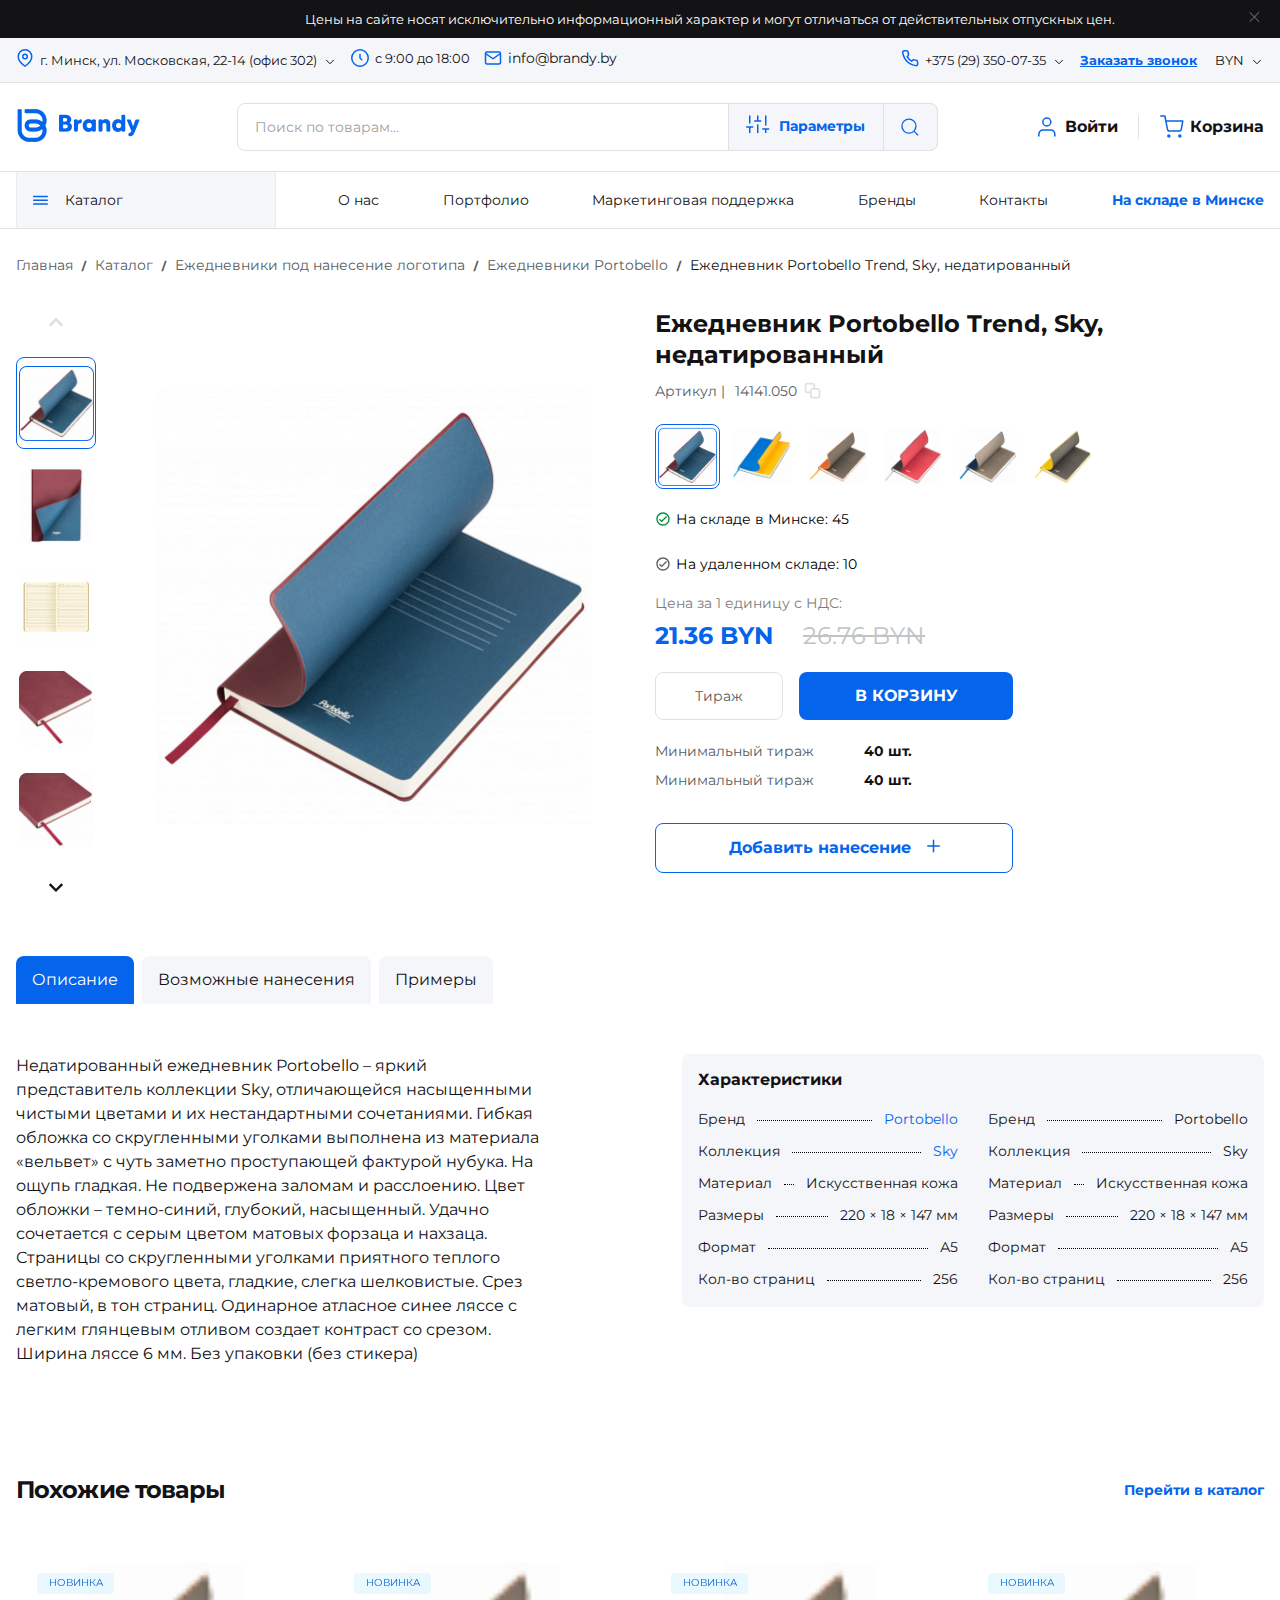
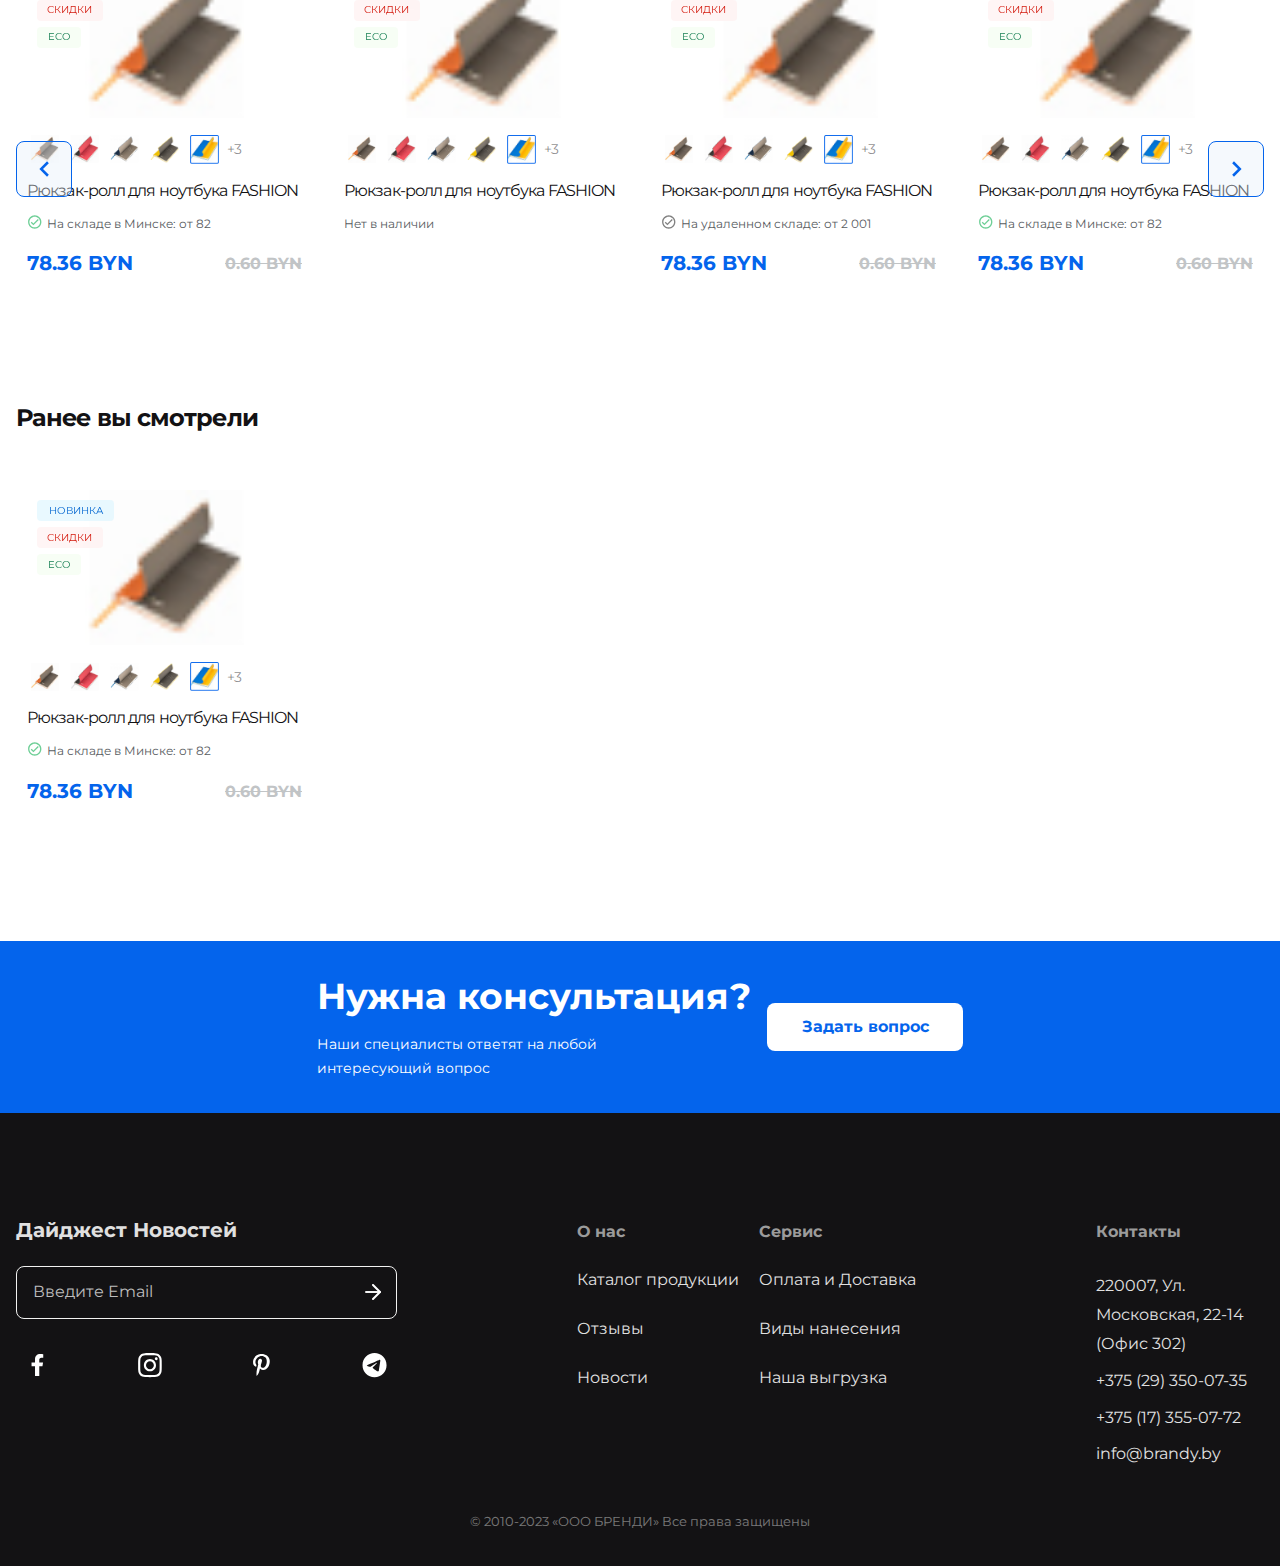
<file: src/pages/product-page/product-page.html>
<!DOCTYPE html>
<html lang="en">
<head>
    <meta charset="UTF-8">
    <meta name="viewport" content="width=device-width, initial-scale=1.0">
    <link rel="stylesheet" href="./product-page.css">
    <title>Document</title>
</head>
<body>
    <div class="overlay"></div>
    <div class="modal-contact">
        <div class="modal-head">
            <span class="modal-close">
                <svg xmlns="http://www.w3.org/2000/svg" width="24" height="24" viewBox="0 0 24 24" fill="none">
                    <path d="M21 20.5L3 2.5M21.0001 2.5L3 20.5001" stroke="#0464EC" stroke-width="1.5" stroke-linecap="round" stroke-linejoin="round"/>
                  </svg>
            </span>
        </div>
        <div class="modal-body">
            <div class="text">
                <h3>Просто напишите ваш телефон, мы перезвоним</h3>
                <p>Наш менеджер перезвонит вам в ближайшее время</p>
            </div>

            <form>
                <div class="input-wrapper">
                    <input type="tel" class="modal-contact-tel">
                    <div class="select-wrap">
                        <div class="select country">
                            <img data-current="0" src="../../assets/images/icons8-беларусь-30.png" alt="icon">
                        </div>
                        <ul class="select-list">
                            <li data-value="0"><img src="../../assets/images/icons8-беларусь-30.png" alt="icon"></li>
                            <li data-value="1"><img src="../../assets/images/icons8-россия-30.png" alt="icon"></li>
                        </ul>
                    </div>
                </div>

                <button type="submit">Заказать звонок</button>
                <p>Нажимая на кнопку «Отправить», я даю согласие на обработку персональных данных, как это описано в <a href="#">«Соглашении об использовании сайта»</a></p>
            </form>
        </div>

    </div>
    <div class="attention">
        <div class="content">
            <p>Цены на сайте носят исключительно информационный характер и могут отличаться от действительных отпускных цен.</p>
            <span class="attention-close">
                <svg xmlns="http://www.w3.org/2000/svg" width="19" height="18" viewBox="0 0 19 18" fill="none">
                    <path d="M13.918 4.5L4.91797 13.5M4.91797 4.5L13.918 13.5" stroke="#828282" stroke-linecap="round" stroke-linejoin="round"/>
                </svg>
            </span>
        </div>
    </div>
    <header class="header">
        <div class="header-pc">
            <div class="contacts-row">
                <div class="content">
                    <div class="contacts-row-col">
                        <div class="select-wrap">
                            <div class="select header-location">
                                <p data-current="0">г. Минск, ул. Московская, 22-14 (офис 302)</p>
                            </div>
                            <ul class="select-list">
                                <li data-value="0">г. Минск, ул. Московская, 22-14 (офис 302)</li>
                                <li data-value="1">г. Минск, ул. Тростенецкая, д. 5/16</li>
                            </ul>
                        </div>
                        <p class="time">с 9:00 до 18:00</p>
                        <a href="mailto:info@brandy.by" class="mail">info@brandy.by</a>
                    </div>
                    <div class="contacts-row-col">
                        <div class="select-wrap">
                            <div class="select header-phones">
                                <p data-current="0">+375 (29) 350-07-35</p>
                            </div>
                            <ul class="select-list">
                                <li data-value="0">+375 (29) 350-07-35</li>
                                <li data-value="1">+375 (17) 355-07-72</li>
                            </ul>
                        </div>
                        <a class="callme" href="#">Заказать звонок</a>
                        <div class="select-wrap">
                            <div class="select header-lang">
                                <p data-current="0">BYN</p>
                            </div>
                            <ul class="select-list">
                                <li data-value="0">BYN</li>
                                <li data-value="1">RUB</li>
                            </ul>
                        </div>
                    </div>
                </div>
            </div>
            <div class="main-row">
                <div class="content">
                    <a href="/" class="logo">
                        <img src="../../assets/images/logo.png" alt="logo">
                    </a>
                    <div class="search-wrapper">
                        <div class="input-wrapper">
                            <input class="search-input" type="text" placeholder="Поиск по товарам...">
                            <div class="search-btns">
                                <button type="button" class="params">
                                    Параметры
                                </button>
                                <button type="submit" class="search-btn">
                                    <svg xmlns="http://www.w3.org/2000/svg" width="25" height="24" viewBox="0 0 25 24" fill="none">
                                        <path d="M21.33 21L16.98 16.65M19.33 11C19.33 15.4183 15.7482 19 11.33 19C6.91168 19 3.32996 15.4183 3.32996 11C3.32996 6.58172 6.91168 3 11.33 3C15.7482 3 19.33 6.58172 19.33 11Z" stroke="#0464EC" stroke-width="1.5" stroke-linecap="round" stroke-linejoin="round"/>
                                    </svg>
                                </button>
                            </div>
                        </div>
                        <div class="params-panel">
                            <div class="select-wrap">
                                <div class="select color-select">
                                    <p data-current="0">Цвет</p>
                                </div>
                                <ul class="select-list">
                                    <li data-value="1">Черный</li>
                                    <li data-value="2">Красный</li>
                                </ul>
                            </div>
                            <input type="text" placeholder="Цена, от">
                            <input type="text" placeholder="Цена, до">
                        </div>
                        <ul class="results">
                            <li>
                                <img src="../../assets/images/main-page/card-bg.png" alt="product-img">
                                <p>Ежедневник Portobello Trend, Sky, недатированный...</p>
                            </li>
                            <li>
                                <img src="../../assets/images/main-page/card-bg.png" alt="product-img">
                                <p>Ежедневник Portobello Trend, Sky, недатированный...</p>
                            </li>
                            <li>
                                <img src="../../assets/images/main-page/card-bg.png" alt="product-img">
                                <p>Ежедневник Portobello Trend, Sky, недатированный...</p>
                            </li>
                        </ul>
                    </div>
                    <div class="links">
                        <a  href="#">
                            <svg xmlns="http://www.w3.org/2000/svg" width="25" height="24" viewBox="0 0 25 24" fill="none">
                                <path d="M20.83 21V19C20.83 17.9391 20.4085 16.9217 19.6584 16.1716C18.9082 15.4214 17.8908 15 16.83 15H8.82996C7.76909 15 6.75167 15.4214 6.00153 16.1716C5.25138 16.9217 4.82996 17.9391 4.82996 19V21" stroke="#0464EC" stroke-width="1.5" stroke-linecap="round" stroke-linejoin="round"/>
                                <path d="M12.83 11C15.0391 11 16.83 9.20914 16.83 7C16.83 4.79086 15.0391 3 12.83 3C10.6208 3 8.82996 4.79086 8.82996 7C8.82996 9.20914 10.6208 11 12.83 11Z" stroke="#0464EC" stroke-width="1.5" stroke-linecap="round" stroke-linejoin="round"/>
                              </svg>
                              Войти
                        </a>
                        <a href="#">
                            <svg xmlns="http://www.w3.org/2000/svg" width="25" height="24" viewBox="0 0 25 24" fill="none">
                                <g clip-path="url(#clip0_539_4193)">
                                  <path d="M1.82996 1H5.82996L8.50996 14.39C8.6014 14.8504 8.85186 15.264 9.2175 15.5583C9.58314 15.8526 10.0407 16.009 10.51 16H20.23C20.6993 16.009 21.1568 15.8526 21.5224 15.5583C21.888 15.264 22.1385 14.8504 22.23 14.39L23.83 6H6.82996M10.83 21C10.83 21.5523 10.3822 22 9.82996 22C9.27767 22 8.82996 21.5523 8.82996 21C8.82996 20.4477 9.27767 20 9.82996 20C10.3822 20 10.83 20.4477 10.83 21ZM21.83 21C21.83 21.5523 21.3822 22 20.83 22C20.2777 22 19.83 21.5523 19.83 21C19.83 20.4477 20.2777 20 20.83 20C21.3822 20 21.83 20.4477 21.83 21Z" stroke="#0464EC" stroke-width="1.5" stroke-linecap="round" stroke-linejoin="round"/>
                                </g>
                                <defs>
                                  <clipPath id="clip0_539_4193">
                                    <rect width="24" height="24" fill="white" transform="translate(0.829956)"/>
                                  </clipPath>
                                </defs>
                              </svg>
                              Корзина
                        </a>
                    </div>
                </div>
            </div>
            <div class="navigation-block">
                <div class="content">
                    <nav class="navigation">
                        <div class="navigation-catalog">
                            <span class="catalog open-catalog-popup">Каталог</span>
                            <div class="catalog-popup">
                                <ul class=" catalog-tabs-panel">
                                    <li class="catalog-dropright active" data-num="0" ><a href="#">Ручки</a></li>
                                    <li class="catalog-dropright" data-num="1"><a href="#">Ежедневники под
                                        нанесение логотипа</a></li>
                                    <li class="catalog-dropright" data-num="2"><a href="#">Подарочные наборы</a></li>
                                    <li class="catalog-dropright" data-num="3"><a href="#">IT-сфера</a></li>
                                    <li class="catalog-dropright" data-num="4"><a href="#">Товары для
                                        здоровья и красоты</a></li>
                                    <li class="catalog-dropright" data-num="5"><a href="#">Электроника</a></li>
                                    <li class="catalog-dropright" data-num="6"><a href="#">Промо-сувениры</a></li>
                                    <li class="catalog-dropright" data-num="7"><a href="#">Текстильная продукция</a></li>
                                    <li class="catalog-dropright" data-num="8"><a href="#">Сумки и рюкзаки</a></li>
                                    <li class="catalog-dropright" data-num="9"><a href="#">Подарочные наборы</a></li>
                                    <li class="catalog-dropright" data-num="10"><a href="#">IT-сфера</a></li>
                                    <li class="catalog-dropright" data-num="11"><a href="#">Товары для
                                        здоровья и красоты</a></li>
                                </ul>
                                <div class="catalog-item-content">
                                    <div class=" catalog-tab-container">
                                        <div data-num="0" class="tab-content active">
                                            <div class="catalog-submenu">
                                                <img src="../../assets/images/main-page/1_pen_brandy 1.png" alt="category-image" width="85" height="85">
                                                <ul>
                                                    <li><a href="#">Ручки UMA</a></li>
                                                    <li><a href="#">Ручки Mypen</a></li>
                                                    <li><a href="#">Ручки Portobello</a></li>
                                                    <li><a href="#">Ручки Senator</a></li>
                                                    <li><a href="#">Ручки Senator</a></li>
                                                    <li><a href="#">Ручки Senator</a></li>
                                                </ul>
                                            </div>
                                        </div>
                                        <div data-num="1" class="tab-content">
                                            <div class="catalog-submenu">
                                                <img src="../../assets/images/main-page/2_book_brandy 1.png" alt="category-image" width="85" height="85">
                                                <ul>
                                                    <li><a href="#">Ручки UMA</a></li>
                                                    <li><a href="#">Ручки Mypen</a></li>
                                                    <li><a href="#">Ручки Portobello</a></li>
                                                    <li><a href="#">Ручки Senator</a></li>
                                                    <li><a href="#">Ручки Senator</a></li>
                                                    <li><a href="#">Ручки Senator</a></li>
                                                </ul>
                                            </div>
                                        </div>
                                        <div data-num="2" class="tab-content">
                                            <div class="catalog-submenu">
                                                <img src="../../assets/images/main-page/4_book_brandy 1.png" alt="category-image" width="85" height="85">
                                                <ul>
                                                    <li><a href="#">Ручки UMA</a></li>
                                                    <li><a href="#">Ручки Mypen</a></li>
                                                    <li><a href="#">Ручки Portobello</a></li>
                                                    <li><a href="#">Ручки Senator</a></li>
                                                    <li><a href="#">Ручки Senator</a></li>
                                                    <li><a href="#">Ручки Senator</a></li>
                                                </ul>
                                            </div>
                                        </div>
                                        <div data-num="3" class="tab-content">
                                            <div class="catalog-submenu">
                                                <img src="../../assets/images/main-page/1_pen_brandy 1.png" alt="category-image" width="85" height="85">
                                                <ul>
                                                    <li><a href="#">item</a></li>
                                                    <li><a href="#">item</a></li>
                                                    <li><a href="#">item</a></li>
                                                    <li><a href="#">item</a></li>
                                                    <li><a href="#">item</a></li>
                                                </ul>
                                            </div>
                                        </div>
                                        <div data-num="4" class="tab-content">
                                            <div class="catalog-submenu">
                                                <img src="../../assets/images/main-page/6image.png" alt="category-image" width="85" height="85">
                                                <ul>
                                                    <li><a href="#">item</a></li>
                                                    <li><a href="#">item</a></li>
                                                    <li><a href="#">item</a></li>
                                                    <li><a href="#">item</a></li>
                                                    <li><a href="#">item</a></li>
                                                </ul>
                                            </div>
                                        </div>
                                        <div data-num="5" class="tab-content">
                                            <div class="catalog-submenu">
                                                <img src="../../assets/images/main-page/1_pen_brandy 1.png" alt="category-image" width="85" height="85">
                                                <ul>
                                                    <li><a href="#">item</a></li>
                                                    <li><a href="#">item</a></li>
                                                    <li><a href="#">item</a></li>
                                                    <li><a href="#">item</a></li>
                                                    <li><a href="#">item</a></li>
                                                </ul>
                                            </div>
                                        </div>
                                        <div data-num="6" class="tab-content">
                                            <div class="catalog-submenu">
                                                <img src="../../assets/images/main-page/1_pen_brandy 1.png" alt="category-image" width="85" height="85">
                                                <ul>
                                                    <li><a href="#">item</a></li>
                                                    <li><a href="#">item</a></li>
                                                    <li><a href="#">item</a></li>
                                                    <li><a href="#">item</a></li>
                                                    <li><a href="#">item</a></li>
                                                </ul>
                                            </div>
                                        </div>
                                        <div data-num="7" class="tab-content">
                                            <div class="catalog-submenu">
                                                <img src="../../assets/images/main-page/1_pen_brandy 1.png" alt="category-image" width="85" height="85">
                                                <ul>
                                                    <li><a href="#">item</a></li>
                                                    <li><a href="#">item</a></li>
                                                    <li><a href="#">item</a></li>
                                                    <li><a href="#">item</a></li>
                                                    <li><a href="#">item</a></li>
                                                </ul>
                                            </div>
                                        </div>
                                        <div data-num="8" class="tab-content">
                                            <div class="catalog-submenu">
                                                <img src="../../assets/images/main-page/1_pen_brandy 1.png" alt="category-image" width="85" height="85">
                                                <ul>
                                                    <li><a href="#">item</a></li>
                                                    <li><a href="#">item</a></li>
                                                    <li><a href="#">item</a></li>
                                                    <li><a href="#">item</a></li>
                                                    <li><a href="#">item</a></li>
                                                </ul>
                                            </div>
                                        </div>
                                        <div data-num="9" class="tab-content">
                                            <div class="catalog-submenu">
                                                <img src="../../assets/images/main-page/1_pen_brandy 1.png" alt="category-image" width="85" height="85">
                                                <ul>
                                                    <li><a href="#">item</a></li>
                                                    <li><a href="#">item</a></li>
                                                    <li><a href="#">item</a></li>
                                                    <li><a href="#">item</a></li>
                                                    <li><a href="#">item</a></li>
                                                </ul>
                                            </div>
                                        </div>
                                        <div data-num="10" class="tab-content">
                                            <div class="catalog-submenu">
                                                <img src="../../assets/images/main-page/1_pen_brandy 1.png" alt="category-image" width="85" height="85">
                                                <ul>
                                                    <li><a href="#">item</a></li>
                                                    <li><a href="#">item</a></li>
                                                    <li><a href="#">item</a></li>
                                                    <li><a href="#">item</a></li>
                                                    <li><a href="#">item</a></li>
                                                </ul>
                                            </div>
                                        </div>
                                        <div data-num="11" class="tab-content">
                                            <div class="catalog-submenu">
                                                <img src="../../assets/images/main-page/1_pen_brandy 1.png" alt="category-image" width="85" height="85">
                                                <ul>
                                                    <li><a href="#">item</a></li>
                                                    <li><a href="#">item</a></li>
                                                    <li><a href="#">item</a></li>
                                                    <li><a href="#">item</a></li>
                                                    <li><a href="#">item</a></li>
                                                </ul>
                                            </div>
                                        </div>
                                    </div>
                                </div>

                            </div>
                        </div>

                        <ul>
                            <li><a href="#">О нас</a></li>
                            <li><a href="#">Портфолио</a></li>
                            <li><a href="#">Маркетинговая поддержка</a></li>
                            <li><a href="#">Бренды</a></li>
                            <li><a href="#">Контакты</a></li>
                            <li><a href="#">На складе в Минске</a></li>
                        </ul>
                    </nav>
                </div>
            </div>
        </div>
        <div class="header-mobile">
            <div class="content">
                <div class="header-mobile-wrap">
                    <span class="burger-btn">
                        <svg xmlns="http://www.w3.org/2000/svg" width="25" height="24" viewBox="0 0 25 24" fill="none">
                            <g clip-path="url(#clip0_947_8898)">
                              <line x1="5.97003" y1="6.25" x2="19.5191" y2="6.25" stroke="#0464EC" stroke-width="1.5" stroke-linecap="round"/>
                              <line x1="5.96997" y1="11.25" x2="19.519" y2="11.25" stroke="#0464EC" stroke-width="1.5" stroke-linecap="round"/>
                              <line x1="5.96997" y1="16.25" x2="19.519" y2="16.25" stroke="#0464EC" stroke-width="1.5" stroke-linecap="round"/>
                            </g>
                            <defs>
                              <clipPath id="clip0_947_8898">
                                <rect width="24" height="24" fill="white" transform="translate(0.744568)"/>
                              </clipPath>
                            </defs>
                          </svg>
                    </span>
                    <a href="tel:+37500000000">
                        <svg width="43" height="42" viewBox="0 0 43 42" fill="none" xmlns="http://www.w3.org/2000/svg">
                            <path opacity="0.4" d="M0.372559 21C0.372559 32.598 9.77458 42 21.3726 42C32.9705 42 42.3726 32.598 42.3726 21C42.3726 9.40202 32.9705 0 21.3726 0C9.77458 0 0.372559 9.40202 0.372559 21Z" fill="#FF4C00"/>
                            <path d="M21.3726 36.3736C12.882 36.3736 5.99896 29.4906 5.99896 21C5.99896 12.5094 12.882 5.6264 21.3726 5.6264C29.8632 5.6264 36.7462 12.5094 36.7462 21C36.7462 29.4906 29.8632 36.3736 21.3726 36.3736Z" fill="#FF4C00" stroke="#FF4C00" stroke-width="1.2528"/>
                            <path d="M28.9761 24.8776V27.1276C28.977 27.3364 28.9342 27.5432 28.8505 27.7346C28.7668 27.926 28.6441 28.0978 28.4902 28.239C28.3363 28.3802 28.1546 28.4877 27.9567 28.5546C27.7588 28.6215 27.5492 28.6464 27.3411 28.6276C25.0333 28.3768 22.8164 27.5882 20.8686 26.3251C19.0565 25.1736 17.5201 23.6372 16.3686 21.8251C15.1011 19.8685 14.3123 17.6408 14.0661 15.3226C14.0474 15.1152 14.0721 14.9061 14.1385 14.7088C14.205 14.5114 14.3118 14.3301 14.4522 14.1763C14.5926 14.0225 14.7635 13.8996 14.954 13.8155C15.1445 13.7313 15.3504 13.6878 15.5586 13.6876H17.8086C18.1726 13.684 18.5255 13.8129 18.8015 14.0502C19.0774 14.2876 19.2577 14.6172 19.3086 14.9776C19.4036 15.6976 19.5797 16.4046 19.8336 17.0851C19.9346 17.3535 19.9564 17.6453 19.8966 17.9257C19.8368 18.2062 19.6978 18.4637 19.4961 18.6676L18.5436 19.6201C19.6113 21.4977 21.166 23.0524 23.0436 24.1201L23.9961 23.1676C24.2001 22.9659 24.4575 22.827 24.738 22.7671C25.0185 22.7073 25.3102 22.7292 25.5786 22.8301C26.2591 23.084 26.9661 23.2601 27.6861 23.3551C28.0505 23.4065 28.3832 23.59 28.621 23.8707C28.8589 24.1514 28.9853 24.5098 28.9761 24.8776Z" stroke="white" stroke-width="1.5" stroke-linecap="round" stroke-linejoin="round"/>
                            </svg>

                    </a>
                    <a href="/" class="logo">
                        <img src="../../assets/images/logo.png" alt="logo" width="91" height="24">
                    </a>
                    <a href="#">
                        <svg xmlns="http://www.w3.org/2000/svg" width="24" height="24" viewBox="0 0 24 24" fill="none">
                            <path d="M20 21V19C20 17.9391 19.5786 16.9217 18.8284 16.1716C18.0783 15.4214 17.0609 15 16 15H8C6.93913 15 5.92172 15.4214 5.17157 16.1716C4.42143 16.9217 4 17.9391 4 19V21" stroke="#0464EC" stroke-width="1.5" stroke-linecap="round" stroke-linejoin="round"/>
                            <path d="M12 11C14.2091 11 16 9.20914 16 7C16 4.79086 14.2091 3 12 3C9.79086 3 8 4.79086 8 7C8 9.20914 9.79086 11 12 11Z" stroke="#0464EC" stroke-width="1.5" stroke-linecap="round" stroke-linejoin="round"/>
                          </svg>
                    </a>
                    <a href="#">
                        <svg xmlns="http://www.w3.org/2000/svg" width="25" height="25" viewBox="0 0 25 25" fill="none">
                            <g clip-path="url(#clip0_947_8909)">
                              <path d="M1.47681 1.25H5.47681L8.15681 14.64C8.24825 15.1004 8.49872 15.514 8.86435 15.8083C9.22999 16.1026 9.6875 16.259 10.1568 16.25H19.8768C20.3461 16.259 20.8036 16.1026 21.1693 15.8083C21.5349 15.514 21.7854 15.1004 21.8768 14.64L23.4768 6.25H6.47681M10.4768 21.25C10.4768 21.8023 10.0291 22.25 9.47681 22.25C8.92452 22.25 8.47681 21.8023 8.47681 21.25C8.47681 20.6977 8.92452 20.25 9.47681 20.25C10.0291 20.25 10.4768 20.6977 10.4768 21.25ZM21.4768 21.25C21.4768 21.8023 21.0291 22.25 20.4768 22.25C19.9245 22.25 19.4768 21.8023 19.4768 21.25C19.4768 20.6977 19.9245 20.25 20.4768 20.25C21.0291 20.25 21.4768 20.6977 21.4768 21.25Z" stroke="#0464EC" stroke-width="1.5" stroke-linecap="round" stroke-linejoin="round"/>
                            </g>
                            <defs>
                              <clipPath id="clip0_947_8909">
                                <rect width="24" height="24" fill="white" transform="translate(0.476807 0.25)"/>
                              </clipPath>
                            </defs>
                          </svg>
                          <span class="cart-counter">45</span>
                    </a>
                </div>
                <div class="mobile-menu">
                    <div class="mobile-head">
                        <span class="burger-close-btn">
                            <svg xmlns="http://www.w3.org/2000/svg" width="25" height="24" viewBox="0 0 25 24" fill="none">
                                <g clip-path="url(#clip0_917_5080)">
                                  <path d="M5.24463 19.5L12.7447 12M12.7447 12L20.2446 4.5M12.7447 12L5.24463 4.5M12.7447 12L20.2446 19.5" stroke="#0464EC" stroke-width="1.5" stroke-linecap="round" stroke-linejoin="round"/>
                                </g>
                                <defs>
                                  <clipPath id="clip0_917_5080">
                                    <rect width="24" height="24" fill="white" transform="translate(0.744629)"/>
                                  </clipPath>
                                </defs>
                              </svg>
                        </span>
                        <a href="tel:+37500000000">
                            <svg width="43" height="42" viewBox="0 0 43 42" fill="none" xmlns="http://www.w3.org/2000/svg">
                                <path opacity="0.4" d="M0.372559 21C0.372559 32.598 9.77458 42 21.3726 42C32.9705 42 42.3726 32.598 42.3726 21C42.3726 9.40202 32.9705 0 21.3726 0C9.77458 0 0.372559 9.40202 0.372559 21Z" fill="#FF4C00"/>
                                <path d="M21.3726 36.3736C12.882 36.3736 5.99896 29.4906 5.99896 21C5.99896 12.5094 12.882 5.6264 21.3726 5.6264C29.8632 5.6264 36.7462 12.5094 36.7462 21C36.7462 29.4906 29.8632 36.3736 21.3726 36.3736Z" fill="#FF4C00" stroke="#FF4C00" stroke-width="1.2528"/>
                                <path d="M28.9761 24.8776V27.1276C28.977 27.3364 28.9342 27.5432 28.8505 27.7346C28.7668 27.926 28.6441 28.0978 28.4902 28.239C28.3363 28.3802 28.1546 28.4877 27.9567 28.5546C27.7588 28.6215 27.5492 28.6464 27.3411 28.6276C25.0333 28.3768 22.8164 27.5882 20.8686 26.3251C19.0565 25.1736 17.5201 23.6372 16.3686 21.8251C15.1011 19.8685 14.3123 17.6408 14.0661 15.3226C14.0474 15.1152 14.0721 14.9061 14.1385 14.7088C14.205 14.5114 14.3118 14.3301 14.4522 14.1763C14.5926 14.0225 14.7635 13.8996 14.954 13.8155C15.1445 13.7313 15.3504 13.6878 15.5586 13.6876H17.8086C18.1726 13.684 18.5255 13.8129 18.8015 14.0502C19.0774 14.2876 19.2577 14.6172 19.3086 14.9776C19.4036 15.6976 19.5797 16.4046 19.8336 17.0851C19.9346 17.3535 19.9564 17.6453 19.8966 17.9257C19.8368 18.2062 19.6978 18.4637 19.4961 18.6676L18.5436 19.6201C19.6113 21.4977 21.166 23.0524 23.0436 24.1201L23.9961 23.1676C24.2001 22.9659 24.4575 22.827 24.738 22.7671C25.0185 22.7073 25.3102 22.7292 25.5786 22.8301C26.2591 23.084 26.9661 23.2601 27.6861 23.3551C28.0505 23.4065 28.3832 23.59 28.621 23.8707C28.8589 24.1514 28.9853 24.5098 28.9761 24.8776Z" stroke="white" stroke-width="1.5" stroke-linecap="round" stroke-linejoin="round"/>
                                </svg>

                        </a>
                        <a href="/" class="logo">
                            <img src="../../assets/images/logo.png" alt="logo" width="91" height="24">
                        </a>
                        <a href="#">
                            <svg xmlns="http://www.w3.org/2000/svg" width="24" height="24" viewBox="0 0 24 24" fill="none">
                                <path d="M20 21V19C20 17.9391 19.5786 16.9217 18.8284 16.1716C18.0783 15.4214 17.0609 15 16 15H8C6.93913 15 5.92172 15.4214 5.17157 16.1716C4.42143 16.9217 4 17.9391 4 19V21" stroke="#0464EC" stroke-width="1.5" stroke-linecap="round" stroke-linejoin="round"/>
                                <path d="M12 11C14.2091 11 16 9.20914 16 7C16 4.79086 14.2091 3 12 3C9.79086 3 8 4.79086 8 7C8 9.20914 9.79086 11 12 11Z" stroke="#0464EC" stroke-width="1.5" stroke-linecap="round" stroke-linejoin="round"/>
                              </svg>
                        </a>
                        <a href="#">
                            <svg xmlns="http://www.w3.org/2000/svg" width="25" height="25" viewBox="0 0 25 25" fill="none">
                                <g clip-path="url(#clip0_947_8909)">
                                  <path d="M1.47681 1.25H5.47681L8.15681 14.64C8.24825 15.1004 8.49872 15.514 8.86435 15.8083C9.22999 16.1026 9.6875 16.259 10.1568 16.25H19.8768C20.3461 16.259 20.8036 16.1026 21.1693 15.8083C21.5349 15.514 21.7854 15.1004 21.8768 14.64L23.4768 6.25H6.47681M10.4768 21.25C10.4768 21.8023 10.0291 22.25 9.47681 22.25C8.92452 22.25 8.47681 21.8023 8.47681 21.25C8.47681 20.6977 8.92452 20.25 9.47681 20.25C10.0291 20.25 10.4768 20.6977 10.4768 21.25ZM21.4768 21.25C21.4768 21.8023 21.0291 22.25 20.4768 22.25C19.9245 22.25 19.4768 21.8023 19.4768 21.25C19.4768 20.6977 19.9245 20.25 20.4768 20.25C21.0291 20.25 21.4768 20.6977 21.4768 21.25Z" stroke="#0464EC" stroke-width="1.5" stroke-linecap="round" stroke-linejoin="round"/>
                                </g>
                                <defs>
                                  <clipPath id="clip0_947_8909">
                                    <rect width="24" height="24" fill="white" transform="translate(0.476807 0.25)"/>
                                  </clipPath>
                                </defs>
                              </svg>
                              <span class="cart-counter">45</span>
                        </a>
                    </div>
                    <div class="mobile-body-inner">
                        <ul class="mobile-body">
                            <li>
                                <a class="dropdown" href="#">Каталог</a>
                                <ul class="dropdown-list">
                                    <li class="dropright">
                                        <a href="#">Ручки</a>
                                        <div class="dropright-screen ">
                                            <p class="back">Назад</p>
                                            <ul>
                                                <li><a href="#">Ручки Mypen</a></li>
                                                <li><a href="#">Ручки Mypen</a></li>
                                                <li><a href="#">Ручки Mypen</a></li>
                                                <li><a href="#">Ручки Mypen</a></li>
                                                <li><a href="#">Ручки Mypen</a></li>
                                                <li><a href="#">Ручки Mypen</a></li>
                                                <li><a href="#">Ручки Mypen</a></li>
                                                <li><a href="#">Ручки Mypen</a></li>
                                                <li><a href="#">Ручки Mypen</a></li>
                                                <li><a href="#">Ручки Mypen</a></li>
                                            </ul>
                                        </div>
                                    </li>
                                    <li class="dropright">
                                         <a href="#">Ежедневники под нанесение логотипа</a>
                                         <div class="dropright-screen ">
                                            <p class="back">Назад</p>
                                            <ul>
                                                <li><a href="#">Ежедневники под нанесение логотипа</a></li>
                                                <li><a href="#">Ежедневники под нанесение логотипа</a></li>
                                                <li><a href="#">Ежедневники под нанесение логотипа</a></li>
                                                <li><a href="#">Ежедневники под нанесение логотипа</a></li>
                                                <li><a href="#">Ежедневники под нанесение логотипа</a></li>
                                                <li><a href="#">Ежедневники под нанесение логотипа</a></li>
                                                <li><a href="#">Ежедневники под нанесение логотипа</a></li>
                                                <li><a href="#">Ежедневники под нанесение логотипа</a></li>
                                                <li><a href="#">Ежедневники под нанесение логотипа</a></li>
                                                <li><a href="#">Ежедневники под нанесение логотипа</a></li>
                                            </ul>
                                        </div>
                                        </li>
                                    <li class="dropright">
                                        <a href="#">Подарочные наборы</a>
                                        <div class="dropright-screen ">
                                            <p class="back">Назад</p>
                                            <ul>
                                                <li><a href="#">Подарочные наборы</a></li>
                                            <li><a href="#">Подарочные наборы</a></li>
                                            <li><a href="#">Подарочные наборы</a></li>
                                            <li><a href="#">Подарочные наборы</a></li>
                                            <li><a href="#">Подарочные наборы</a></li>
                                            </ul>
                                        </div>
                                    </li>
                                    <li class="dropright">
                                         <a href="#">IT-сфера</a>
                                         <div class="dropright-screen ">
                                            <p class="back">Назад</p>
                                            <ul>
                                                <li><a href="#">IT-сфера</a></li>
                                                <li><a href="#">IT-сфера</a></li>
                                                <li><a href="#">IT-сфера</a></li>
                                            </ul>
                                        </div>

                                    </li>
                                    <li class="dropright"> <a href="#">Товары для здоровья и красоты</a></li>
                                    <li class="dropright"> <a href="#">Электроника</a></li>
                                    <li class="dropright"> <a href="#">Промо-сувениры</a></li>
                                    <li class="dropright"> <a href="#">Текстильная продукция</a></li>
                                    <li class="dropright"> <a href="#">Сумки и рюкзаки</a></li>
                                    <li class="dropright"> <a href="#">Сумки и рюкзаки</a></li>
                                </ul>
                            </li>
                            <li><a href="#">О нас</a></li>
                            <li><a href="#">Портфолио</a></li>
                            <li><a href="#">Маркетинговая поддержка</a></li>
                            <li><a href="#">Бренды</a></li>
                            <li><a href="#">Контакты</a></li>
                            <li><a href="#">На складе в Минске</a></li>
                        </ul>
                        <div class="mobile-contacts">
                            <span>Заказать звонок</span>
                            <div class="select-wrap lang-wrap">
                                <div class="select header-lang">
                                    <p data-current="0">BYN</p>
                                </div>
                                <ul class="select-list">
                                    <li data-value="0">BYN</li>
                                    <li data-value="1">RUB</li>
                                </ul>
                            </div>
                            <div class="select-wrap">
                                <div class="select header-location">
                                    <p data-current="0">г. Минск, ул. Московская, 22-14 (офис 302)</p>
                                </div>
                                <ul class="select-list">
                                    <li data-value="0">г. Минск, ул. Московская, 22-14 (офис 302)</li>
                                    <li data-value="1">г. Минск, ул. Тростенецкая, д. 5/16</li>
                                </ul>
                            </div>
                            <p class="time">с 9:00 до 18:00</p>
                            <a href="mailto:info@brandy.by" class="mail">info@brandy.by</a>
                        </div>
                    </div>
                </div>
            </div>
        </div>
    </header>
    <main>
        <div class="head-row">
            <div class="content">
                <ul class="breadcrumbs">
                    <li><a href="/">Главная</a></li>
                    <li class="separator">/</li>
                    <li><a href="#">Каталог</a></li>
                    <li class="separator">/</li>
                    <li><a href="#">Ежедневники под нанесение логотипа</a></li>
                    <li class="separator">/</li>
                    <li><a href="#">Ежедневники Portobello</a></li>
                    <li class="separator">/</li>
                    <li><a href="#" class="current-page">Ежедневник Portobello Trend, Sky, недатированный</a></li>
                </ul>
            </div>
        </div>
        <div class="product-container">
            <div class="content">
                <div class="product-images">
                    <div class="swiper-container">
                        <div class="gallery-mini-wrap">
                            <div class="gallery-mini-button-prev gallery-mini-button">
                                <svg xmlns="http://www.w3.org/2000/svg" width="30" height="29" viewBox="0 0 30 29" fill="none">
                                    <g clip-path="url(#clip0_960_7355)">
                                      <path d="M20.3559 18.3893L14.9542 12.9985L9.55242 18.3893L7.89307 16.7297L14.9542 9.66751L22.0153 16.7297L20.3559 18.3893Z" fill="#131214"/>
                                    </g>
                                    <defs>
                                      <clipPath id="clip0_960_7355">
                                        <rect width="28.2444" height="28.2487" fill="white" transform="matrix(1 0 0 -1 0.832031 28.5)"/>
                                      </clipPath>
                                    </defs>
                                  </svg>
                            </div>
                            <div thumbsSlider="" class="swiper gallery-mini">
                                <div class="swiper-wrapper">
                                    <div class="swiper-slide">
                                        <img src="../../assets/images/product-page/1thumbnail.png" alt="product-image"/>
                                    </div>
                                    <div class="swiper-slide">
                                        <img src="../../assets/images/product-page/2.png" alt="product-image"/>
                                    </div>
                                    <div class="swiper-slide">
                                        <img src="../../assets/images/product-page/3.png" alt="product-image"/>
                                    </div>
                                    <div class="swiper-slide">
                                        <img src="../../assets/images/product-page/4.png" alt="product-image"/>
                                    </div>
                                    <div class="swiper-slide">
                                        <img src="../../assets/images/product-page/4.png" alt="product-image"/>
                                    </div>
                                    <div class="swiper-slide">
                                        <img src="../../assets/images/product-page/1thumbnail.png" alt="product-image"/>
                                    </div>
                                    <div class="swiper-slide">
                                        <img src="../../assets/images/product-page/2.png" alt="product-image"/>
                                    </div>
                                </div>
                            </div>
                            <div class="gallery-mini-button-next gallery-mini-button">
                                <svg xmlns="http://www.w3.org/2000/svg" width="30" height="29" viewBox="0 0 30 29" fill="none">
                                    <path d="M14.9542 19.0932L7.89307 12.031L9.55242 10.3714L14.9542 15.7622L20.3559 10.3714L22.0153 12.031L14.9542 19.0932Z" fill="#DADDDE"/>
                                </svg>
                            </div>
                        </div>
                        <div class="swiper gallery">
                            <div class="swiper-wrapper">
                                <div class="swiper-slide">
                                    <img src="../../assets/images/product-page/1big.png" alt="product-image"/>
                                </div>
                                <div class="swiper-slide">
                                    <img src="../../assets/images/product-page/2.png" alt="product-image"/>
                                </div>
                                <div class="swiper-slide">
                                    <img src="../../assets/images/product-page/3.png" alt="product-image"/>
                                </div>
                                <div class="swiper-slide">
                                    <img src="../../assets/images/product-page/4.png" alt="product-image"/>
                                </div>
                                <div class="swiper-slide">
                                    <img src="../../assets/images/product-page/4.png" alt="product-image"/>
                                </div>
                                <div class="swiper-slide">
                                    <img src="../../assets/images/product-page/1big.png" alt="product-image"/>
                                </div>
                                <div class="swiper-slide">
                                    <img src="../../assets/images/product-page/2.png" alt="product-image"/>
                                </div>
                            </div>
                            <div class="gallery-button-prev"></div>
                            <div class="gallery-button-next"></div>
                        </div>
                    </div>
                </div>
                <div class="product-info">
                    <h1>Ежедневник Portobello Trend, Sky, недатированный</h1>
                    <div class="articul">
                        <span>Артикул  |</span>
                        <span class="articul-copy">14141.050</span>
                    </div>
                    <div class="swiper product-color-swiper">
                        <div class="swiper-wrapper">
                            <div class="swiper-slide active">
                                <img src="../../assets/images/product-page/1thumbnail.png" alt="product-image">
                            </div>
                            <div class="swiper-slide">
                                <img src="../../assets/images/product-page/5.png" alt="product-image">
                            </div>
                            <div class="swiper-slide">
                                <img src="../../assets/images/product-page/6.png" alt="product-image">
                            </div>
                            <div class="swiper-slide">
                                <img src="../../assets/images/product-page/7.png" alt="product-image">
                            </div>
                            <div class="swiper-slide">
                                <img src="../../assets/images/product-page/8.png" alt="product-image">
                            </div>
                            <div class="swiper-slide">
                                <img src="../../assets/images/product-page/9.png" alt="product-image">
                            </div>
                        </div>
                        <div class="swiper-button-prev"></div>
                        <div class="swiper-button-next"></div>

                    </div>
                    <div class="availibility">
                        <p class="in-stock">На складе в Минске: 45</p>
                        <p class="remote">На удаленном складе: 10</p>
                    </div>
                    <div class="price">
                        <p>Цена за 1 единицу с НДС:</p>
                        <div class="price-inner">
                            <span class="new-price">21.36 BYN</span>
                            <span class="old-price">26.76 BYN</span>
                        </div>
                    </div>
                    <div class="cart product-add-to-cart ">
                        <!-- если не заполнено - добавить класс no-validate -->
                        <input type="tel" placeholder="Тираж">
                        <button type="submit">В КОРЗИНУ</button>
                    </div>
                    <div class="edition-wrapper">
                        <div class="edition">
                            <p>Минимальный тираж</p>
                            <span>40 шт.</span>
                        </div>
                        <div class="edition">
                            <p>Минимальный тираж</p>
                            <span>40 шт.</span>
                        </div>
                    </div>

                    <div class="application">
                        <button class="add-application">Добавить нанесение</button>
                        <div class="application-form">
                            <form>
                                <div class="row">
                                    <div class="inner">
                                        <span>Тип нанесения*</span>
                                        <div class="select-wrap">
                                            <div class="select ">
                                                <p data-current="0">Тиснение</p>
                                            </div>
                                            <ul class="select-list">
                                                <li data-value="0">Тиснение</li>
                                                <li data-value="1">Тиснение 1</li>
                                                <li data-value="2">Тиснение 2</li>
                                            </ul>
                                        </div>
                                    </div>
                                    <div class="inner">
                                        <span>Количество товаров*</span>
                                        <div class="counter-wrap">
                                            <button type="button" class="minus">
                                                <svg xmlns="http://www.w3.org/2000/svg" width="14" height="3" viewBox="0 0 14 3" fill="none">
                                                    <path d="M1.10034 1.5L12.8998 1.5" stroke="#0464EC" stroke-width="1.5" stroke-linecap="round" stroke-linejoin="round"/>
                                                  </svg>
                                            </button>
                                            <span class="counter">1</span>
                                            <button type="button" class="plus">
                                                <svg xmlns="http://www.w3.org/2000/svg" width="14" height="13" viewBox="0 0 14 13" fill="none">
                                                    <path d="M0.992188 6.5H6.74219M6.74219 6.5H12.4922M6.74219 6.5V0.75M6.74219 6.5V12.25" stroke="#0464EC" stroke-width="1.5" stroke-linecap="round" stroke-linejoin="round"/>
                                                  </svg>
                                            </button>
                                        </div>
                                    </div>
                                </div>
                                <div class="row">
                                    <div class="inner">
                                        <span>У Вас есть клише?*</span>
                                        <div class="radiobtns">
                                            <div>
                                            <input type="radio" name="rb" id="rb1" checked> <label for="rb1">Да</label>
                                            </div>

                                            <div>
                                            <input type="radio" name="rb" id="rb2"> <label for="rb2">Нет</label>
                                            </div>
                                    </div>
                                    </div>
                                </div>
                                <div class="row type-application">
                                    <div class="inner">
                                        <span>Тип нанесения*</span>
                                        <input type="text" placeholder="Место нанесения">
                                    </div>
                                    <div class="inner">
                                        <span>Площадь нанесения*</span>
                                        <div class="params-inputs">
                                            <input type="text" placeholder="Ш см">
                                            <input type="text" placeholder="В см">
                                        </div>
                                    </div>
                                </div>
                                <div class="result">
                                    <ul class="count">
                                        <li><span>Количество</span></li>
                                        <li><span>1 шт</span></li>
                                        <li><span>1 шт</span></li>
                                    </ul>
                                    <ul class="price-result">
                                        <li><span>Стоимость, BYN</span></li>
                                        <li><span>20.62</span></li>
                                        <li><span>20.62</span></li>
                                    </ul>
                                    <ul class="application">
                                        <li><span>Тиснение</span></li>
                                        <li><span>84</span></li>
                                        <li><span>84</span></li>
                                    </ul>
                                    <ul class="general-price">
                                        <li><span>Итого, BYN</span></li>
                                        <li><span>104.62</span></li>
                                        <li><span>104.62</span></li>
                                    </ul>
                                </div>
                                <div class="result-attention">
                                    <svg xmlns="http://www.w3.org/2000/svg" width="25" height="25" viewBox="0 0 25 25" fill="none">
                                        <circle cx="12.25" cy="12.75" r="11.4844" fill="#FF645A"/>
                                        <path d="M12.2499 19.1301C12.9547 19.1301 13.526 18.5588 13.526 17.854C13.526 17.1493 12.9547 16.578 12.2499 16.578C11.5452 16.578 10.9739 17.1493 10.9739 17.854C10.9739 18.5588 11.5452 19.1301 12.2499 19.1301Z" fill="white"/>
                                        <path d="M12.2499 6.36967C11.9115 6.36967 11.5869 6.50411 11.3476 6.74341C11.1083 6.98272 10.9739 7.30728 10.9739 7.64571V14.0259C10.9739 14.3643 11.1083 14.6889 11.3476 14.9282C11.5869 15.1675 11.9115 15.302 12.2499 15.302C12.5883 15.302 12.9129 15.1675 13.1522 14.9282C13.3915 14.6889 13.526 14.3643 13.526 14.0259V7.64571C13.526 7.30728 13.3915 6.98272 13.1522 6.74341C12.9129 6.50411 12.5883 6.36967 12.2499 6.36967Z" fill="white"/>
                                      </svg>
                                      <span>Цена нанесения может быть изменена. При изменении
                                        менеджер свяжется с вами.</span>
                                </div>
                                <button type="submit" class="application-submit">Добавить </button>
                            </form>
                        </div>
                    </div>
                </div>
            </div>
        </div>
        <div class="product-tabs">
            <div class="content">
                <ul class="tabs-panel">
                    <li data-num="0" class="active">Описание</li>
                    <li data-num="1">Возможные нанесения</li>
                    <li data-num="2">Примеры</li>
                </ul>
                <div class="tab-container">
                    <div data-num="0" class="tab-content active">
                        <div class="product-description">
                            <p>Недатированный ежедневник Portobello – яркий представитель коллекции Sky, отличающейся насыщенными чистыми цветами и их нестандартными сочетаниями. Гибкая обложка со скругленными уголками выполнена из материала «вельвет» с чуть заметно проступающей фактурой нубука. На ощупь гладкая. Не подвержена заломам и расслоению. Цвет обложки – темно-синий, глубокий, насыщенный. Удачно сочетается с серым цветом матовых форзаца и нахзаца. Страницы со скругленными уголками приятного теплого светло-кремового цвета, гладкие, слегка шелковистые. Срез матовый, в тон страниц. Одинарное атласное синее ляссе с легким глянцевым отливом создает контраст со срезом. Ширина ляссе 6 мм.  Без упаковки (без стикера)</p>
                            <div class="description-block">
                                <p>Характеристики</p>
                                <div class="description-lists">
                                    <ul>
                                        <li>
                                            <span>Бренд</span>
                                            <div></div>
                                            <span>Portobello</span>
                                        </li>
                                        <li>
                                            <span>Коллекция </span>
                                            <div></div>
                                            <span>Sky</span>
                                        </li>
                                        <li>
                                            <span>Материал </span>
                                            <div></div>
                                            <span>Искусственная кожа</span>
                                        </li>
                                        <li>
                                            <span>Размеры </span>
                                            <div></div>
                                            <span>220 × 18 × 147 мм</span>
                                        </li>
                                        <li>
                                            <span>Формат </span>
                                            <div></div>
                                            <span>А5</span>
                                        </li>
                                        <li>
                                            <span>Кол-во страниц</span>
                                            <div></div>
                                            <span>256</span>
                                        </li>
                                    </ul>
                                    <ul>
                                        <li>
                                            <span>Бренд</span>
                                            <div></div>
                                            <span>Portobello</span>
                                        </li>
                                        <li>
                                            <span>Коллекция </span>
                                            <div></div>
                                            <span>Sky</span>
                                        </li>
                                        <li>
                                            <span>Материал </span>
                                            <div></div>
                                            <span>Искусственная кожа</span>
                                        </li>
                                        <li>
                                            <span>Размеры </span>
                                            <div></div>
                                            <span>220 × 18 × 147 мм</span>
                                        </li>
                                        <li>
                                            <span>Формат </span>
                                            <div></div>
                                            <span>А5</span>
                                        </li>
                                        <li>
                                            <span>Кол-во страниц</span>
                                            <div></div>
                                            <span>256</span>
                                        </li>
                                    </ul>
                                </div>

                            </div>
                        </div>
                    </div>
                    <div data-num="1" class="tab-content">
                        <div class="application-block">
                            <div class="swiper-container">
                                <div class="swiper picture-swiper">
                                    <div class="swiper-wrapper">
                                        <div class="swiper-slide">
                                            <img src="../../assets/images/main-page/Mask (1).png" alt="image">
                                        </div>
                                        <div class="swiper-slide">
                                            <img src="../../assets/images/main-page/Mask (2).png" alt="image">
                                        </div>
                                        <div class="swiper-slide">
                                            <img src="../../assets/images/main-page/Mask (3).png" alt="image">
                                        </div>
                                    </div>
                                    <div class="swiper-pagination"></div>
                                    <div class="swiper-button-prev"></div>
                                    <div class="swiper-button-next"></div>
                                  </div>
                            </div>
                            <div class="text">
                                <h2>Виды нанесения</h2>
                                <ul class="info-block">
                                    <li>
                                        <p>Гравировка </p>
                                        <span>нанесение углублённого рисунка, надписи, орнамента, ручным или механическим способом на поверхность металла, камня, дерева, стекла.
                                        </span>
                                    </li>
                                    <li>
                                        <p>Тиснение </p>
                                        <span>полиграфический процесс для получения рельефного изображения на поверхности продукции
                                        </span>
                                    </li>
                                    <li>
                                        <p>УФ-печать </p>
                                        <span>разновидность струйной печати с использованием УФ-отверждаемых чернил, которые застывают под воздействием ультрафиолетового излучения, образуя плёнку на запечатываемом материале.</span>
                                    </li>
                                    <li>
                                        <p>Шелкография </p>
                                        <span>метод воспроизведения как текстов и надписей, так и различных изображений при помощи трафаретной печатной формы, представляющей собой мелкоячеистую сетку, сквозь незакрытые отверстия которой краска переносится на запечатываемую поверхность.</span>
                                    </li>
                                    <li>
                                        <p>УФ-печать </p>
                                        <span>Данные стандарты основаны на наиболее распространенных условиях работы, и разработаны на основе оценки специалистами технических возможностей печати и ручного труда.</span>
                                    </li>
                                    <li>
                                        <p>Гравировка </p>
                                        <span>нанесение углублённого рисунка, надписи, орнамента, ручным или механическим способом на поверхность металла, камня, дерева, стекла.
                                        </span>
                                    </li>
                                    <li>
                                        <p>Тиснение </p>
                                        <span>полиграфический процесс для получения рельефного изображения на поверхности продукции
                                        </span>
                                    </li>
                                    <li>
                                        <p>УФ-печать </p>
                                        <span>разновидность струйной печати с использованием УФ-отверждаемых чернил, которые застывают под воздействием ультрафиолетового излучения, образуя плёнку на запечатываемом материале.</span>
                                    </li>
                                    <li>
                                        <p>Шелкография </p>
                                        <span>метод воспроизведения как текстов и надписей, так и различных изображений при помощи трафаретной печатной формы, представляющей собой мелкоячеистую сетку, сквозь незакрытые отверстия которой краска переносится на запечатываемую поверхность.</span>
                                    </li>
                                    <li>
                                        <p>УФ-печать </p>
                                        <span>Данные стандарты основаны на наиболее распространенных условиях работы, и разработаны на основе оценки специалистами технических возможностей печати и ручного труда.</span>
                                    </li>
                                </ul>
                            </div>
                        </div>
                    </div>
                    <div data-num="2" class="tab-content">
                        <div class="examples-block">
                            <div class="examples-card">
                                <div class="img-wrap">
                                    <img src="../../assets/images/main-page/Mask.png" alt="advantage-image">
                                </div>
                                <div class="card-content">
                                    <p class="title">Upsilon IT</p>
                                    <p class="description">Забота о новом сотруднике
                                        с первого рабочего дня – это очень важный знак внимания, который нужно вовремя проявить и показать. Эту функцию с легкостью выполняет Welcome Box. Наполнение может быть разным, но цель одна – создать атмосферу дружественности и зарядить на результат.</p>
                                    <a href="#">Читать полностью</a>
                                </div>

                            </div>
                            <div class="examples-card">
                                <div class="img-wrap">
                                    <img src="../../assets/images/main-page/Mask (1).png" alt="advantage-image">
                                </div>
                                <div class="card-content">
                                    <p class="title">Brandy</p>
                                    <p class="description">Корпоративные подарки для наших любимых клиентов и партнеров.
                                        В наборе:- хит осеннего сезона 20... плед из хлопка и полиэстера
                                        с тиснением на пришивном шевроне- неустанно заряжающий внешний... аккумулятор с креативной уф-печатью- стикерпаки от наших дизайнеров- сладкое угощение – просто космос!... нужно вовремя проявить и показать. Эту функцию с легкостью выполняет Welcome Box. Наполнение может быть разным, но цель одна – создать атмосферу дружественности и зарядить на результат.</p>
                                    <a href="#">Читать полностью</a>
                                </div>
                            </div>
                            <div class="examples-card">
                                <div class="img-wrap">
                                    <img src="../../assets/images/main-page/Mask.png" alt="advantage-image">
                                </div>
                                <div class="card-content">
                                    <p class="title">Upsilon IT</p>
                                    <p class="description">Забота о новом сотруднике
                                        с первого рабочего дня – это очень важный знак внимания, который нужно вовремя проявить и показать. Эту функцию с легкостью выполняет Welcome Box. Наполнение может быть разным, но цель одна – создать атмосферу дружественности и зарядить на результат.</p>
                                    <a href="#">Читать полностью</a>
                                </div>

                            </div>
                        </div>
                    </div>
                </div>
            </div>
        </div>
        <div class="similar-products">
            <div class="content">
                <div class="row">
                    <h2>Похожие товары</h2>
                    <a href="#">Перейти в каталог</a>
                </div>
                <div class="similar-swiper-container">
                    <div class="products-btn-prev">
                        <svg xmlns="http://www.w3.org/2000/svg" width="31" height="32" viewBox="0 0 31 32" fill="none">
                            <g clip-path="url(#clip0_934_6390)">
                              <path d="M19.84 21.8418L14.0109 16L19.84 10.1582L18.0455 8.36365L10.4091 16L18.0455 23.6364L19.84 21.8418Z" fill="#0464EC"/>
                            </g>
                            <defs>
                              <clipPath id="clip0_934_6390">
                                <rect width="30.5455" height="30.5455" fill="white" transform="translate(0.227295 0.727295)"/>
                              </clipPath>
                            </defs>
                          </svg>
                    </div>
                    <div class="swiper products-tab-swiper">
                        <div class="swiper-wrapper">
                            <div class="swiper-slide">
                                <div class="product-card-inner">
                                    <div class="product-card">
                                        <div class="gallery-images">
                                            <div class="images">
                                                <img class="active" src="../../assets/images/main-page/product/bg (1).png" alt="gallery-image">
                                                <img src="../../assets/images/main-page/product/bg (2).png" alt="gallery-image">
                                                <img src="../../assets/images/main-page/product/bg (3).png" alt="gallery-image">
                                                <img src="../../assets/images/main-page/product/bg (4).png" alt="gallery-image">
                                                <img src="../../assets/images/main-page/product/bg.png" alt="gallery-image">
                                                <img src="../../assets/images/main-page/product/card-bg.png" alt="gallery-image">
                                                <img  src="../../assets/images/main-page/product/bg (1).png" alt="gallery-image">
                                                <img src="../../assets/images/main-page/product/bg (2).png" alt="gallery-image">
                                                <div class="labels">
                                                    <span class="new-label">Новинка</span>
                                                    <span class="on-sale">Скидки</span>
                                                    <span class="eco">ECO</span>
                                                </div>
                                            </div>
                                            <div class="thumbs-inner">
                                                <ul class="thumbs">
                                                    <li><img class="mini-img" src="../../assets/images/main-page/product/bg (1).png" alt="gallery-image"></li>
                                                    <li><img class="mini-img" src="../../assets/images/main-page/product/bg (2).png" alt="gallery-image"></li>
                                                    <li><img class="mini-img" src="../../assets/images/main-page/product/bg (3).png" alt="gallery-image"></li>
                                                    <li><img class="mini-img" src="../../assets/images/main-page/product/bg (4).png" alt="gallery-image"></li>
                                                    <li><img class="mini-img" src="../../assets/images/main-page/product/bg.png" alt="gallery-image"></li>
                                                    <li><img class="mini-img" src="../../assets/images/main-page/product/card-bg.png" alt="gallery-image"></li>
                                                    <li><img class="mini-img" src="../../assets/images/main-page/product/bg (1).png" alt="gallery-image"></li>
                                                    <li><img class="mini-img" src="../../assets/images/main-page/product/bg (2).png" alt="gallery-image"></li>
                                                </ul>
                                                <p class="thumb-count">+ <span></span></p>
                                            </div>

                                        </div>
                                        <p class="card-title">Рюкзак-ролл для ноутбука FASHION</p>
                                        <span class="stock instock">
                                              На складе в Минске: от 82
                                        </span>
                                        <div class="price">
                                            <p class="actual-price">78.36 BYN</p>
                                            <span class="discount">0.60 BYN</span>
                                        </div>
                                        <a class="hidden-btn" href="#">Посмотреть</a>
                                    </div>
                                </div>
                            </div>
                            <div class="swiper-slide">
                                <div class="product-card-inner">
                                    <div class="product-card">
                                        <div class="gallery-images">
                                            <div class="images">
                                                <img class="active" src="../../assets/images/main-page/product/bg (1).png" alt="gallery-image">
                                                <img src="../../assets/images/main-page/product/bg (2).png" alt="gallery-image">
                                                <img src="../../assets/images/main-page/product/bg (3).png" alt="gallery-image">
                                                <img src="../../assets/images/main-page/product/bg (4).png" alt="gallery-image">
                                                <img src="../../assets/images/main-page/product/bg.png" alt="gallery-image">
                                                <img src="../../assets/images/main-page/product/card-bg.png" alt="gallery-image">
                                                <img  src="../../assets/images/main-page/product/bg (1).png" alt="gallery-image">
                                                <img src="../../assets/images/main-page/product/bg (2).png" alt="gallery-image">
                                                <div class="labels">
                                                    <span class="new-label">Новинка</span>
                                                    <span class="on-sale">Скидки</span>
                                                    <span class="eco">ECO</span>
                                                </div>
                                            </div>
                                            <div class="thumbs-inner">
                                                <ul class="thumbs">
                                                    <li><img class="mini-img" src="../../assets/images/main-page/product/bg (1).png" alt="gallery-image"></li>
                                                    <li><img class="mini-img" src="../../assets/images/main-page/product/bg (2).png" alt="gallery-image"></li>
                                                    <li><img class="mini-img" src="../../assets/images/main-page/product/bg (3).png" alt="gallery-image"></li>
                                                    <li><img class="mini-img" src="../../assets/images/main-page/product/bg (4).png" alt="gallery-image"></li>
                                                    <li><img class="mini-img" src="../../assets/images/main-page/product/bg.png" alt="gallery-image"></li>
                                                    <li><img class="mini-img" src="../../assets/images/main-page/product/card-bg.png" alt="gallery-image"></li>
                                                    <li><img class="mini-img" src="../../assets/images/main-page/product/bg (1).png" alt="gallery-image"></li>
                                                    <li><img class="mini-img" src="../../assets/images/main-page/product/bg (2).png" alt="gallery-image"></li>
                                                </ul>
                                                <p class="thumb-count">+ <span></span></p>
                                            </div>

                                        </div>
                                        <p class="card-title">Рюкзак-ролл для ноутбука FASHION</p>
                                        <span class="stock not-in-stock">
                                            Нет в наличии
                                        </span>
                                        <!-- <div class="price">
                                            <p class="actual-price">78.36 BYN</p>
                                            <span class="discount">0.60 BYN</span>
                                        </div>
                                        <a class="hidden-btn" href="#">Посмотреть</a> -->
                                    </div>
                                </div>
                            </div>
                            <div class="swiper-slide">
                                <div class="product-card-inner">
                                    <div class="product-card">
                                        <div class="gallery-images">
                                            <div class="images">
                                                <img class="active" src="../../assets/images/main-page/product/bg (1).png" alt="gallery-image">
                                                <img src="../../assets/images/main-page/product/bg (2).png" alt="gallery-image">
                                                <img src="../../assets/images/main-page/product/bg (3).png" alt="gallery-image">
                                                <img src="../../assets/images/main-page/product/bg (4).png" alt="gallery-image">
                                                <img src="../../assets/images/main-page/product/bg.png" alt="gallery-image">
                                                <img src="../../assets/images/main-page/product/card-bg.png" alt="gallery-image">
                                                <img  src="../../assets/images/main-page/product/bg (1).png" alt="gallery-image">
                                                <img src="../../assets/images/main-page/product/bg (2).png" alt="gallery-image">
                                                <div class="labels">
                                                    <span class="new-label">Новинка</span>
                                                    <span class="on-sale">Скидки</span>
                                                    <span class="eco">ECO</span>
                                                </div>
                                            </div>
                                            <div class="thumbs-inner">
                                                <ul class="thumbs">
                                                    <li><img class="mini-img" src="../../assets/images/main-page/product/bg (1).png" alt="gallery-image"></li>
                                                    <li><img class="mini-img" src="../../assets/images/main-page/product/bg (2).png" alt="gallery-image"></li>
                                                    <li><img class="mini-img" src="../../assets/images/main-page/product/bg (3).png" alt="gallery-image"></li>
                                                    <li><img class="mini-img" src="../../assets/images/main-page/product/bg (4).png" alt="gallery-image"></li>
                                                    <li><img class="mini-img" src="../../assets/images/main-page/product/bg.png" alt="gallery-image"></li>
                                                    <li><img class="mini-img" src="../../assets/images/main-page/product/card-bg.png" alt="gallery-image"></li>
                                                    <li><img class="mini-img" src="../../assets/images/main-page/product/bg (1).png" alt="gallery-image"></li>
                                                    <li><img class="mini-img" src="../../assets/images/main-page/product/bg (2).png" alt="gallery-image"></li>
                                                </ul>
                                                <p class="thumb-count">+ <span></span></p>
                                            </div>

                                        </div>
                                        <p class="card-title">Рюкзак-ролл для ноутбука FASHION</p>
                                        <span class="stock remote">
                                            На удаленном складе: от 2 001
                                        </span>
                                        <div class="price">
                                            <p class="actual-price">78.36 BYN</p>
                                            <span class="discount">0.60 BYN</span>
                                        </div>
                                        <a class="hidden-btn" href="#">Посмотреть</a>
                                    </div>
                                </div>
                            </div>
                            <div class="swiper-slide">
                                <div class="product-card-inner">
                                    <div class="product-card">
                                        <div class="gallery-images">
                                            <div class="images">
                                                <img class="active" src="../../assets/images/main-page/product/bg (1).png" alt="gallery-image">
                                                <img src="../../assets/images/main-page/product/bg (2).png" alt="gallery-image">
                                                <img src="../../assets/images/main-page/product/bg (3).png" alt="gallery-image">
                                                <img src="../../assets/images/main-page/product/bg (4).png" alt="gallery-image">
                                                <img src="../../assets/images/main-page/product/bg.png" alt="gallery-image">
                                                <img src="../../assets/images/main-page/product/card-bg.png" alt="gallery-image">
                                                <img  src="../../assets/images/main-page/product/bg (1).png" alt="gallery-image">
                                                <img src="../../assets/images/main-page/product/bg (2).png" alt="gallery-image">
                                                <div class="labels">
                                                    <span class="new-label">Новинка</span>
                                                    <span class="on-sale">Скидки</span>
                                                    <span class="eco">ECO</span>
                                                </div>
                                            </div>
                                            <div class="thumbs-inner">
                                                <ul class="thumbs">
                                                    <li><img class="mini-img" src="../../assets/images/main-page/product/bg (1).png" alt="gallery-image"></li>
                                                    <li><img class="mini-img" src="../../assets/images/main-page/product/bg (2).png" alt="gallery-image"></li>
                                                    <li><img class="mini-img" src="../../assets/images/main-page/product/bg (3).png" alt="gallery-image"></li>
                                                    <li><img class="mini-img" src="../../assets/images/main-page/product/bg (4).png" alt="gallery-image"></li>
                                                    <li><img class="mini-img" src="../../assets/images/main-page/product/bg.png" alt="gallery-image"></li>
                                                    <li><img class="mini-img" src="../../assets/images/main-page/product/card-bg.png" alt="gallery-image"></li>
                                                    <li><img class="mini-img" src="../../assets/images/main-page/product/bg (1).png" alt="gallery-image"></li>
                                                    <li><img class="mini-img" src="../../assets/images/main-page/product/bg (2).png" alt="gallery-image"></li>
                                                </ul>
                                                <p class="thumb-count">+ <span></span></p>
                                            </div>

                                        </div>
                                        <p class="card-title">Рюкзак-ролл для ноутбука FASHION</p>
                                        <span class="stock instock">
                                              На складе в Минске: от 82
                                        </span>
                                        <div class="price">
                                            <p class="actual-price">78.36 BYN</p>
                                            <span class="discount">0.60 BYN</span>
                                        </div>
                                        <a class="hidden-btn" href="#">Посмотреть</a>
                                    </div>
                                </div>
                            </div>
                            <div class="swiper-slide">
                                <div class="product-card-inner">
                                    <div class="product-card">
                                        <div class="gallery-images">
                                            <div class="images">
                                                <img class="active" src="../../assets/images/main-page/product/bg (1).png" alt="gallery-image">
                                                <img src="../../assets/images/main-page/product/bg (2).png" alt="gallery-image">
                                                <img src="../../assets/images/main-page/product/bg (3).png" alt="gallery-image">
                                                <img src="../../assets/images/main-page/product/bg (4).png" alt="gallery-image">
                                                <img src="../../assets/images/main-page/product/bg.png" alt="gallery-image">
                                                <img src="../../assets/images/main-page/product/card-bg.png" alt="gallery-image">
                                                <img  src="../../assets/images/main-page/product/bg (1).png" alt="gallery-image">
                                                <img src="../../assets/images/main-page/product/bg (2).png" alt="gallery-image">
                                                <div class="labels">
                                                    <span class="new-label">Новинка</span>
                                                    <span class="on-sale">Скидки</span>
                                                    <span class="eco">ECO</span>
                                                </div>
                                            </div>
                                            <div class="thumbs-inner">
                                                <ul class="thumbs">
                                                    <li><img class="mini-img" src="../../assets/images/main-page/product/bg (1).png" alt="gallery-image"></li>
                                                    <li><img class="mini-img" src="../../assets/images/main-page/product/bg (2).png" alt="gallery-image"></li>
                                                    <li><img class="mini-img" src="../../assets/images/main-page/product/bg (3).png" alt="gallery-image"></li>
                                                    <li><img class="mini-img" src="../../assets/images/main-page/product/bg (4).png" alt="gallery-image"></li>
                                                    <li><img class="mini-img" src="../../assets/images/main-page/product/bg.png" alt="gallery-image"></li>
                                                    <li><img class="mini-img" src="../../assets/images/main-page/product/card-bg.png" alt="gallery-image"></li>
                                                    <li><img class="mini-img" src="../../assets/images/main-page/product/bg (1).png" alt="gallery-image"></li>
                                                    <li><img class="mini-img" src="../../assets/images/main-page/product/bg (2).png" alt="gallery-image"></li>
                                                </ul>
                                                <p class="thumb-count">+ <span></span></p>
                                            </div>

                                        </div>
                                        <p class="card-title">Рюкзак-ролл для ноутбука FASHION</p>
                                        <span class="stock not-in-stock">
                                            Нет в наличии
                                        </span>
                                        <!-- <div class="price">
                                            <p class="actual-price">78.36 BYN</p>
                                            <span class="discount">0.60 BYN</span>
                                        </div>
                                        <a class="hidden-btn" href="#">Посмотреть</a> -->
                                    </div>
                                </div>
                            </div>
                            <div class="swiper-slide">
                                <div class="product-card-inner">
                                    <div class="product-card">
                                        <div class="gallery-images">
                                            <div class="images">
                                                <img class="active" src="../../assets/images/main-page/product/bg (1).png" alt="gallery-image">
                                                <img src="../../assets/images/main-page/product/bg (2).png" alt="gallery-image">
                                                <img src="../../assets/images/main-page/product/bg (3).png" alt="gallery-image">
                                                <img src="../../assets/images/main-page/product/bg (4).png" alt="gallery-image">
                                                <img src="../../assets/images/main-page/product/bg.png" alt="gallery-image">
                                                <img src="../../assets/images/main-page/product/card-bg.png" alt="gallery-image">
                                                <img  src="../../assets/images/main-page/product/bg (1).png" alt="gallery-image">
                                                <img src="../../assets/images/main-page/product/bg (2).png" alt="gallery-image">
                                                <div class="labels">
                                                    <span class="new-label">Новинка</span>
                                                    <span class="on-sale">Скидки</span>
                                                    <span class="eco">ECO</span>
                                                </div>
                                            </div>
                                            <div class="thumbs-inner">
                                                <ul class="thumbs">
                                                    <li><img class="mini-img" src="../../assets/images/main-page/product/bg (1).png" alt="gallery-image"></li>
                                                    <li><img class="mini-img" src="../../assets/images/main-page/product/bg (2).png" alt="gallery-image"></li>
                                                    <li><img class="mini-img" src="../../assets/images/main-page/product/bg (3).png" alt="gallery-image"></li>
                                                    <li><img class="mini-img" src="../../assets/images/main-page/product/bg (4).png" alt="gallery-image"></li>
                                                    <li><img class="mini-img" src="../../assets/images/main-page/product/bg.png" alt="gallery-image"></li>
                                                    <li><img class="mini-img" src="../../assets/images/main-page/product/card-bg.png" alt="gallery-image"></li>
                                                    <li><img class="mini-img" src="../../assets/images/main-page/product/bg (1).png" alt="gallery-image"></li>
                                                    <li><img class="mini-img" src="../../assets/images/main-page/product/bg (2).png" alt="gallery-image"></li>
                                                </ul>
                                                <p class="thumb-count">+ <span></span></p>
                                            </div>

                                        </div>
                                        <p class="card-title">Рюкзак-ролл для ноутбука FASHION</p>
                                        <span class="stock remote">
                                            На удаленном складе: от 2 001
                                        </span>
                                        <div class="price">
                                            <p class="actual-price">78.36 BYN</p>
                                            <span class="discount">0.60 BYN</span>
                                        </div>
                                        <a class="hidden-btn" href="#">Посмотреть</a>
                                    </div>
                                </div>
                            </div>
                            <div class="swiper-slide">
                                <div class="product-card-inner">
                                    <div class="product-card">
                                        <div class="gallery-images">
                                            <div class="images">
                                                <img class="active" src="../../assets/images/main-page/product/bg (1).png" alt="gallery-image">
                                                <img src="../../assets/images/main-page/product/bg (2).png" alt="gallery-image">
                                                <img src="../../assets/images/main-page/product/bg (3).png" alt="gallery-image">
                                                <img src="../../assets/images/main-page/product/bg (4).png" alt="gallery-image">
                                                <img src="../../assets/images/main-page/product/bg.png" alt="gallery-image">
                                                <img src="../../assets/images/main-page/product/card-bg.png" alt="gallery-image">
                                                <img  src="../../assets/images/main-page/product/bg (1).png" alt="gallery-image">
                                                <img src="../../assets/images/main-page/product/bg (2).png" alt="gallery-image">
                                                <div class="labels">
                                                    <span class="new-label">Новинка</span>
                                                    <span class="on-sale">Скидки</span>
                                                    <span class="eco">ECO</span>
                                                </div>
                                            </div>
                                            <div class="thumbs-inner">
                                                <ul class="thumbs">
                                                    <li><img class="mini-img" src="../../assets/images/main-page/product/bg (1).png" alt="gallery-image"></li>
                                                    <li><img class="mini-img" src="../../assets/images/main-page/product/bg (2).png" alt="gallery-image"></li>
                                                    <li><img class="mini-img" src="../../assets/images/main-page/product/bg (3).png" alt="gallery-image"></li>
                                                    <li><img class="mini-img" src="../../assets/images/main-page/product/bg (4).png" alt="gallery-image"></li>
                                                    <li><img class="mini-img" src="../../assets/images/main-page/product/bg.png" alt="gallery-image"></li>
                                                    <li><img class="mini-img" src="../../assets/images/main-page/product/card-bg.png" alt="gallery-image"></li>
                                                    <li><img class="mini-img" src="../../assets/images/main-page/product/bg (1).png" alt="gallery-image"></li>
                                                    <li><img class="mini-img" src="../../assets/images/main-page/product/bg (2).png" alt="gallery-image"></li>
                                                </ul>
                                                <p class="thumb-count">+ <span></span></p>
                                            </div>

                                        </div>
                                        <p class="card-title">Рюкзак-ролл для ноутбука FASHION</p>
                                        <span class="stock instock">
                                              На складе в Минске: от 82
                                        </span>
                                        <div class="price">
                                            <p class="actual-price">78.36 BYN</p>
                                            <span class="discount">0.60 BYN</span>
                                        </div>
                                        <a class="hidden-btn" href="#">Посмотреть</a>
                                    </div>
                                </div>
                            </div>
                            <div class="swiper-slide">
                                <div class="product-card-inner">
                                    <div class="product-card">
                                        <div class="gallery-images">
                                            <div class="images">
                                                <img class="active" src="../../assets/images/main-page/product/bg (1).png" alt="gallery-image">
                                                <img src="../../assets/images/main-page/product/bg (2).png" alt="gallery-image">
                                                <img src="../../assets/images/main-page/product/bg (3).png" alt="gallery-image">
                                                <img src="../../assets/images/main-page/product/bg (4).png" alt="gallery-image">
                                                <img src="../../assets/images/main-page/product/bg.png" alt="gallery-image">
                                                <img src="../../assets/images/main-page/product/card-bg.png" alt="gallery-image">
                                                <img  src="../../assets/images/main-page/product/bg (1).png" alt="gallery-image">
                                                <img src="../../assets/images/main-page/product/bg (2).png" alt="gallery-image">
                                                <div class="labels">
                                                    <span class="new-label">Новинка</span>
                                                    <span class="on-sale">Скидки</span>
                                                    <span class="eco">ECO</span>
                                                </div>
                                            </div>
                                            <div class="thumbs-inner">
                                                <ul class="thumbs">
                                                    <li><img class="mini-img" src="../../assets/images/main-page/product/bg (1).png" alt="gallery-image"></li>
                                                    <li><img class="mini-img" src="../../assets/images/main-page/product/bg (2).png" alt="gallery-image"></li>
                                                    <li><img class="mini-img" src="../../assets/images/main-page/product/bg (3).png" alt="gallery-image"></li>
                                                    <li><img class="mini-img" src="../../assets/images/main-page/product/bg (4).png" alt="gallery-image"></li>
                                                    <li><img class="mini-img" src="../../assets/images/main-page/product/bg.png" alt="gallery-image"></li>
                                                    <li><img class="mini-img" src="../../assets/images/main-page/product/card-bg.png" alt="gallery-image"></li>
                                                    <li><img class="mini-img" src="../../assets/images/main-page/product/bg (1).png" alt="gallery-image"></li>
                                                    <li><img class="mini-img" src="../../assets/images/main-page/product/bg (2).png" alt="gallery-image"></li>
                                                </ul>
                                                <p class="thumb-count">+ <span></span></p>
                                            </div>

                                        </div>
                                        <p class="card-title">Рюкзак-ролл для ноутбука FASHION</p>
                                        <span class="stock not-in-stock">
                                            Нет в наличии
                                        </span>
                                        <!-- <div class="price">
                                            <p class="actual-price">78.36 BYN</p>
                                            <span class="discount">0.60 BYN</span>
                                        </div>
                                        <a class="hidden-btn" href="#">Посмотреть</a> -->
                                    </div>
                                </div>
                            </div>
                            <div class="swiper-slide">
                                <div class="product-card-inner">
                                    <div class="product-card">
                                        <div class="gallery-images">
                                            <div class="images">
                                                <img class="active" src="../../assets/images/main-page/product/bg (1).png" alt="gallery-image">
                                                <img src="../../assets/images/main-page/product/bg (2).png" alt="gallery-image">
                                                <img src="../../assets/images/main-page/product/bg (3).png" alt="gallery-image">
                                                <img src="../../assets/images/main-page/product/bg (4).png" alt="gallery-image">
                                                <img src="../../assets/images/main-page/product/bg.png" alt="gallery-image">
                                                <img src="../../assets/images/main-page/product/card-bg.png" alt="gallery-image">
                                                <img  src="../../assets/images/main-page/product/bg (1).png" alt="gallery-image">
                                                <img src="../../assets/images/main-page/product/bg (2).png" alt="gallery-image">
                                                <div class="labels">
                                                    <span class="new-label">Новинка</span>
                                                    <span class="on-sale">Скидки</span>
                                                    <span class="eco">ECO</span>
                                                </div>
                                            </div>
                                            <div class="thumbs-inner">
                                                <ul class="thumbs">
                                                    <li><img class="mini-img" src="../../assets/images/main-page/product/bg (1).png" alt="gallery-image"></li>
                                                    <li><img class="mini-img" src="../../assets/images/main-page/product/bg (2).png" alt="gallery-image"></li>
                                                    <li><img class="mini-img" src="../../assets/images/main-page/product/bg (3).png" alt="gallery-image"></li>
                                                    <li><img class="mini-img" src="../../assets/images/main-page/product/bg (4).png" alt="gallery-image"></li>
                                                    <li><img class="mini-img" src="../../assets/images/main-page/product/bg.png" alt="gallery-image"></li>
                                                    <li><img class="mini-img" src="../../assets/images/main-page/product/card-bg.png" alt="gallery-image"></li>
                                                    <li><img class="mini-img" src="../../assets/images/main-page/product/bg (1).png" alt="gallery-image"></li>
                                                    <li><img class="mini-img" src="../../assets/images/main-page/product/bg (2).png" alt="gallery-image"></li>
                                                </ul>
                                                <p class="thumb-count">+ <span></span></p>
                                            </div>

                                        </div>
                                        <p class="card-title">Рюкзак-ролл для ноутбука FASHION</p>
                                        <span class="stock remote">
                                            На удаленном складе: от 2 001
                                        </span>
                                        <div class="price">
                                            <p class="actual-price">78.36 BYN</p>
                                            <span class="discount">0.60 BYN</span>
                                        </div>
                                        <a class="hidden-btn" href="#">Посмотреть</a>
                                    </div>
                                </div>
                            </div>
                        </div>
                    </div>
                    <div class="products-btn-next">
                        <svg xmlns="http://www.w3.org/2000/svg" width="31" height="32" viewBox="0 0 31 32" fill="none">
                            <g clip-path="url(#clip0_934_6385)">
                              <path d="M11.16 21.8418L16.9891 16L11.16 10.1582L12.9546 8.36365L20.5909 16L12.9546 23.6364L11.16 21.8418Z" fill="#0464EC"/>
                            </g>
                            <defs>
                              <clipPath id="clip0_934_6385">
                                <rect width="30.5455" height="30.5455" fill="white" transform="translate(0.227295 0.727295)"/>
                              </clipPath>
                            </defs>
                          </svg>
                    </div>
                </div>
            </div>
        </div>
        <div class="watched-products">
            <div class="content">
                <div class="row">
                    <h2>Ранее вы смотрели</h2>
                </div>
                <div class="watched-swiper-container">
                    <div class="swiper products-tab-swiper">
                        <div class="swiper-wrapper">
                            <div class="swiper-slide">
                                <div class="product-card-inner">
                                    <div class="product-card">
                                        <div class="gallery-images">
                                            <div class="images">
                                                <img class="active" src="../../assets/images/main-page/product/bg (1).png" alt="gallery-image">
                                                <img src="../../assets/images/main-page/product/bg (2).png" alt="gallery-image">
                                                <img src="../../assets/images/main-page/product/bg (3).png" alt="gallery-image">
                                                <img src="../../assets/images/main-page/product/bg (4).png" alt="gallery-image">
                                                <img src="../../assets/images/main-page/product/bg.png" alt="gallery-image">
                                                <img src="../../assets/images/main-page/product/card-bg.png" alt="gallery-image">
                                                <img  src="../../assets/images/main-page/product/bg (1).png" alt="gallery-image">
                                                <img src="../../assets/images/main-page/product/bg (2).png" alt="gallery-image">
                                                <div class="labels">
                                                    <span class="new-label">Новинка</span>
                                                    <span class="on-sale">Скидки</span>
                                                    <span class="eco">ECO</span>
                                                </div>
                                            </div>
                                            <div class="thumbs-inner">
                                                <ul class="thumbs">
                                                    <li><img class="mini-img" src="../../assets/images/main-page/product/bg (1).png" alt="gallery-image"></li>
                                                    <li><img class="mini-img" src="../../assets/images/main-page/product/bg (2).png" alt="gallery-image"></li>
                                                    <li><img class="mini-img" src="../../assets/images/main-page/product/bg (3).png" alt="gallery-image"></li>
                                                    <li><img class="mini-img" src="../../assets/images/main-page/product/bg (4).png" alt="gallery-image"></li>
                                                    <li><img class="mini-img" src="../../assets/images/main-page/product/bg.png" alt="gallery-image"></li>
                                                    <li><img class="mini-img" src="../../assets/images/main-page/product/card-bg.png" alt="gallery-image"></li>
                                                    <li><img class="mini-img" src="../../assets/images/main-page/product/bg (1).png" alt="gallery-image"></li>
                                                    <li><img class="mini-img" src="../../assets/images/main-page/product/bg (2).png" alt="gallery-image"></li>
                                                </ul>
                                                <p class="thumb-count">+ <span></span></p>
                                            </div>

                                        </div>
                                        <p class="card-title">Рюкзак-ролл для ноутбука FASHION</p>
                                        <span class="stock instock">
                                              На складе в Минске: от 82
                                        </span>
                                        <div class="price">
                                            <p class="actual-price">78.36 BYN</p>
                                            <span class="discount">0.60 BYN</span>
                                        </div>
                                        <a class="hidden-btn" href="#">Посмотреть</a>
                                    </div>
                                </div>
                            </div>
                        </div>
                    </div>
                </div>
            </div>
        </div>
        <div class="banner">
            <div class="content">
                <div class="text">
                    <h2>Нужна консультация?</h2>
                    <p>Наши специалисты ответят на любой <br> интересующий вопрос</p>
                </div>
                <button class="to-modal">Задать вопрос</button>
            </div>
        </div>
    </main>
    <footer class="footer">
        <div class="content">
            <div class="footer-desctop">
                <div class="row">
                    <div class="col">
                        <p>Дайджест новостей</p>
                        <div class="input-wrapper">
                            <input type="text" placeholder="Введите Email">
                            <button type="submit">
                                <svg xmlns="http://www.w3.org/2000/svg" width="16" height="16" viewBox="0 0 16 16" fill="none">
                                    <path d="M1 8H15" stroke="#F2F2F2" stroke-width="2" stroke-linecap="round" stroke-linejoin="round"/>
                                    <path d="M8 1L15 8L8 15" stroke="white" stroke-width="2" stroke-linecap="round" stroke-linejoin="round"/>
                                  </svg>
                            </button>
                        </div>

                        <div class="social">
                            <a href="#">
                                <svg xmlns="http://www.w3.org/2000/svg" width="44" height="44" viewBox="0 0 44 44" fill="none">
                                    <path d="M26.454 23.3743L27.0695 19.3946H23.2779V16.8078C23.2779 15.7196 23.8073 14.6563 25.4999 14.6563H27.248V11.2674C26.23 11.1022 25.2014 11.0128 24.1704 11C21.0497 11 19.0124 12.909 19.0124 16.3601V19.3946H15.5532V23.3743H19.0124V33.0001H23.2779V23.3743H26.454Z" fill="white"/>
                                  </svg>
                            </a>
                            <a href="#">
                                <svg xmlns="http://www.w3.org/2000/svg" width="44" height="44" viewBox="0 0 44 44" fill="none">
                                    <path d="M18.0054 22.1339C18.0054 19.9223 19.7662 18.129 21.9389 18.129C24.1116 18.129 25.8734 19.9223 25.8734 22.1339C25.8734 24.3455 24.1116 26.1388 21.9389 26.1388C19.7662 26.1388 18.0054 24.3455 18.0054 22.1339ZM15.8785 22.1339C15.8785 25.541 18.5918 28.3029 21.9389 28.3029C25.2861 28.3029 27.9993 25.541 27.9993 22.1339C27.9993 18.7268 25.2861 15.965 21.9389 15.965C18.5918 15.965 15.8785 18.7268 15.8785 22.1339ZM26.823 15.7204C26.8229 16.0055 26.9058 16.2843 27.0613 16.5214C27.2169 16.7586 27.438 16.9434 27.6968 17.0527C27.9555 17.1619 28.2403 17.1905 28.515 17.135C28.7898 17.0795 29.0422 16.9423 29.2403 16.7408C29.4385 16.5392 29.5735 16.2824 29.6282 16.0028C29.683 15.7231 29.6551 15.4333 29.548 15.1698C29.4409 14.9063 29.2594 14.6811 29.0266 14.5226C28.7937 14.3641 28.5199 14.2794 28.2398 14.2793H28.2393C27.8638 14.2795 27.5037 14.4313 27.2382 14.7015C26.9726 14.9717 26.8233 15.3382 26.823 15.7204ZM17.1707 31.9129C16.02 31.8595 15.3946 31.6644 14.979 31.4996C14.4279 31.2812 14.0348 31.0212 13.6214 30.601C13.208 30.1808 12.9522 29.781 12.7386 29.2201C12.5766 28.7972 12.3849 28.1603 12.3326 26.989C12.2754 25.7227 12.2639 25.3423 12.2639 22.134C12.2639 18.9258 12.2763 18.5464 12.3326 17.279C12.385 16.1077 12.5781 15.4721 12.7386 15.048C12.9531 14.4871 13.2086 14.0869 13.6214 13.6661C14.0342 13.2453 14.427 12.9849 14.979 12.7675C15.3944 12.6026 16.02 12.4075 17.1707 12.3542C18.4148 12.296 18.7885 12.2843 21.9389 12.2843C25.0893 12.2843 25.4634 12.2969 26.7085 12.3542C27.8592 12.4075 28.4836 12.6041 28.9003 12.7675C29.4513 12.9849 29.8445 13.2459 30.2579 13.6661C30.6712 14.0863 30.9262 14.4871 31.1407 15.048C31.3027 15.4709 31.4944 16.1077 31.5467 17.279C31.6039 18.5464 31.6153 18.9258 31.6153 22.134C31.6153 25.3423 31.6039 25.7216 31.5467 26.989C31.4943 28.1603 31.3017 28.797 31.1407 29.2201C30.9262 29.781 30.6707 30.1812 30.2579 30.601C29.8451 31.0208 29.4513 31.2812 28.9003 31.4996C28.4849 31.6645 27.8592 31.8596 26.7085 31.9129C25.4645 31.9711 25.0907 31.9828 21.9389 31.9828C18.7871 31.9828 18.4144 31.9711 17.1707 31.9129ZM17.073 10.1929C15.8166 10.2511 14.958 10.4539 14.2082 10.7509C13.4317 11.0576 12.7744 11.469 12.1175 12.1366C11.4606 12.8042 11.0574 13.4744 10.7562 14.2648C10.4644 15.0285 10.2652 15.9019 10.208 17.1809C10.1498 18.4618 10.1365 18.8714 10.1365 22.1339C10.1365 25.3965 10.1498 25.806 10.208 27.087C10.2652 28.366 10.4644 29.2394 10.7562 30.0031C11.0574 30.793 11.4607 31.4639 12.1175 32.1312C12.7743 32.7985 13.4317 33.2094 14.2082 33.517C14.9594 33.8139 15.8166 34.0167 17.073 34.075C18.3321 34.1332 18.7338 34.1477 21.9389 34.1477C25.1441 34.1477 25.5464 34.1342 26.8048 34.075C28.0614 34.0167 28.9194 33.8139 29.6696 33.517C30.4457 33.2094 31.1035 32.7988 31.7604 32.1312C32.4172 31.4637 32.8196 30.793 33.1217 30.0031C33.4135 29.2394 33.6136 28.3659 33.6699 27.087C33.7271 25.8051 33.7404 25.3965 33.7404 22.1339C33.7404 18.8714 33.7271 18.4618 33.6699 17.1809C33.6127 15.9018 33.4135 15.028 33.1217 14.2648C32.8196 13.4749 32.4162 12.8053 31.7604 12.1366C31.1045 11.468 30.4457 11.0576 29.6706 10.7509C28.9194 10.4539 28.0613 10.2502 26.8058 10.1929C25.5474 10.1346 25.145 10.1201 21.9399 10.1201C18.7347 10.1201 18.3321 10.1337 17.073 10.1929Z" fill="white"/>
                                  </svg>
                            </a>
                            <a href="#">
                                <svg xmlns="http://www.w3.org/2000/svg" width="45" height="44" viewBox="0 0 45 44" fill="none">
                                    <path d="M21.3261 11.0736C17.7548 11.4817 14.1961 14.4395 14.0493 18.6645C13.9569 21.2442 14.6724 23.1796 17.0708 23.723C18.1115 21.8435 16.735 21.429 16.521 20.0693C15.6418 14.4974 22.7991 10.6977 26.5445 14.5877C29.1358 17.2812 27.4299 25.5681 23.2502 24.7068C19.2467 23.8841 25.21 17.2877 22.0143 15.9924C19.4166 14.9399 18.036 19.2123 19.2677 21.3345C18.5459 24.9839 16.991 28.4228 17.6205 33.0001C19.6621 31.4837 20.3504 28.5796 20.9148 25.5509C21.9409 26.1889 22.4885 26.8526 23.7978 26.9557C28.6259 27.3381 31.3222 22.0218 30.6634 17.118C30.078 12.7705 25.8394 10.5581 21.3261 11.0736Z" fill="white"/>
                                  </svg>
                            </a>
                            <a href="#">
                                <svg xmlns="http://www.w3.org/2000/svg" width="45" height="44" viewBox="0 0 45 44" fill="none">
                                    <path fill-rule="evenodd" clip-rule="evenodd" d="M34.5637 22.1411C34.5637 28.7802 29.1817 34.1622 22.5427 34.1622C15.9036 34.1622 10.5216 28.7802 10.5216 22.1411C10.5216 15.5021 15.9036 10.1201 22.5427 10.1201C29.1817 10.1201 34.5637 15.5021 34.5637 22.1411ZM23.6946 18.4525C21.6294 19.3446 15.6748 21.8778 15.6748 21.8778C14.2637 22.4487 15.0897 22.9839 15.0897 22.9839C15.0897 22.9839 16.2944 23.4121 17.327 23.7332C18.3596 24.0543 18.9103 23.6976 18.9103 23.6976C18.9103 23.6976 21.3197 22.0563 23.7634 20.3079C25.4844 19.0948 25.0714 20.0938 24.6583 20.522C23.7634 21.4497 22.2834 22.9126 21.0443 24.09C20.4936 24.5896 20.7689 25.0177 21.0099 25.2318C21.7106 25.8465 23.361 26.9643 24.1103 27.4718C24.318 27.6124 24.4564 27.7062 24.4863 27.7294C24.6583 27.8722 25.6221 28.5144 26.2073 28.3717C26.7924 28.229 26.8612 27.4083 26.8612 27.4083C26.8612 27.4083 27.3087 24.4825 27.7217 21.8065C27.7982 21.2811 27.8747 20.7667 27.9461 20.287C28.1315 19.0403 28.282 18.0283 28.3068 17.6676C28.4101 16.4544 27.171 16.9539 27.171 16.9539C27.171 16.9539 24.4863 18.0957 23.6946 18.4525Z" fill="white"/>
                                  </svg>
                            </a>
                        </div>
                    </div>
                    <div class="col">
                        <ul>
                            <li><a href="#">О нас</a></li>
                            <li><a href="#">Каталог продукции</a></li>
                            <li><a href="#">Отзывы</a></li>
                            <li><a href="#">Новости</a></li>
                        </ul>
                        <ul>
                            <li><a href="#">Сервис</a></li>
                            <li><a href="#">Оплата и Доставка</a></li>
                            <li><a href="#">Виды нанесения</a></li>
                            <li><a href="#">Наша выгрузка</a></li>

                        </ul>
                    </div>
                    <div class="col">
                        <p>Контакты</p>
                        <p>220007,
                            ул. Московская, 22-14 (офис 302)</p>
                        <a href="tel:+375293500735">+375 (29) 350-07-35</a>
                        <a href="tel:+375173550772">+375 (17) 355-07-72</a>
                        <a href="mailto:info@brandy.by">info@brandy.by</a>
                    </div>
                </div>
                <div class="copy">
                    <p>© 2010-2023 «ООО БРЕНДИ» Все права защищены</p>
                </div>
            </div>
        </div>
        <div class="footer-mobile">
            <div class="content">
                <div class="col">
                    <p>Дайджест новостей</p>
                    <div class="input-wrapper">
                        <input type="text" placeholder="Введите Email">
                        <button type="submit">
                            <svg xmlns="http://www.w3.org/2000/svg" width="16" height="16" viewBox="0 0 16 16" fill="none">
                                <path d="M1 8H15" stroke="#F2F2F2" stroke-width="2" stroke-linecap="round" stroke-linejoin="round"/>
                                <path d="M8 1L15 8L8 15" stroke="white" stroke-width="2" stroke-linecap="round" stroke-linejoin="round"/>
                              </svg>
                        </button>
                    </div>
                </div>
                <div class="col">
                    <ul>
                        <li><a href="#">О нас</a></li>
                        <li><a href="#">Каталог продукции</a></li>
                        <li><a href="#">Отзывы</a></li>
                        <li><a href="#">Новости</a></li>
                    </ul>
                    <ul>
                        <li><a href="#">Сервис</a></li>
                        <li><a href="#">Оплата и Доставка</a></li>
                        <li><a href="#">Виды нанесения</a></li>
                        <li><a href="#">Наша выгрузка</a></li>

                    </ul>
                </div>
                <div class="col">
                    <p>Контакты</p>
                    <p>220007,
                        ул. Московская, 22-14 (офис 302)</p>
                    <a href="tel:+375293500735">+375 (29) 350-07-35</a>
                    <a href="tel:+375173550772">+375 (17) 355-07-72</a>
                    <a href="mailto:info@brandy.by">info@brandy.by</a>
                </div>
            </div>
            <div class="copy">
                <div class="content">
                    <div class="social">
                        <a href="#">
                            <svg xmlns="http://www.w3.org/2000/svg" width="44" height="44" viewBox="0 0 44 44" fill="none">
                                <path d="M26.454 23.3743L27.0695 19.3946H23.2779V16.8078C23.2779 15.7196 23.8073 14.6563 25.4999 14.6563H27.248V11.2674C26.23 11.1022 25.2014 11.0128 24.1704 11C21.0497 11 19.0124 12.909 19.0124 16.3601V19.3946H15.5532V23.3743H19.0124V33.0001H23.2779V23.3743H26.454Z" fill="white"/>
                              </svg>
                        </a>
                        <a href="#">
                            <svg xmlns="http://www.w3.org/2000/svg" width="44" height="44" viewBox="0 0 44 44" fill="none">
                                <path d="M18.0054 22.1339C18.0054 19.9223 19.7662 18.129 21.9389 18.129C24.1116 18.129 25.8734 19.9223 25.8734 22.1339C25.8734 24.3455 24.1116 26.1388 21.9389 26.1388C19.7662 26.1388 18.0054 24.3455 18.0054 22.1339ZM15.8785 22.1339C15.8785 25.541 18.5918 28.3029 21.9389 28.3029C25.2861 28.3029 27.9993 25.541 27.9993 22.1339C27.9993 18.7268 25.2861 15.965 21.9389 15.965C18.5918 15.965 15.8785 18.7268 15.8785 22.1339ZM26.823 15.7204C26.8229 16.0055 26.9058 16.2843 27.0613 16.5214C27.2169 16.7586 27.438 16.9434 27.6968 17.0527C27.9555 17.1619 28.2403 17.1905 28.515 17.135C28.7898 17.0795 29.0422 16.9423 29.2403 16.7408C29.4385 16.5392 29.5735 16.2824 29.6282 16.0028C29.683 15.7231 29.6551 15.4333 29.548 15.1698C29.4409 14.9063 29.2594 14.6811 29.0266 14.5226C28.7937 14.3641 28.5199 14.2794 28.2398 14.2793H28.2393C27.8638 14.2795 27.5037 14.4313 27.2382 14.7015C26.9726 14.9717 26.8233 15.3382 26.823 15.7204ZM17.1707 31.9129C16.02 31.8595 15.3946 31.6644 14.979 31.4996C14.4279 31.2812 14.0348 31.0212 13.6214 30.601C13.208 30.1808 12.9522 29.781 12.7386 29.2201C12.5766 28.7972 12.3849 28.1603 12.3326 26.989C12.2754 25.7227 12.2639 25.3423 12.2639 22.134C12.2639 18.9258 12.2763 18.5464 12.3326 17.279C12.385 16.1077 12.5781 15.4721 12.7386 15.048C12.9531 14.4871 13.2086 14.0869 13.6214 13.6661C14.0342 13.2453 14.427 12.9849 14.979 12.7675C15.3944 12.6026 16.02 12.4075 17.1707 12.3542C18.4148 12.296 18.7885 12.2843 21.9389 12.2843C25.0893 12.2843 25.4634 12.2969 26.7085 12.3542C27.8592 12.4075 28.4836 12.6041 28.9003 12.7675C29.4513 12.9849 29.8445 13.2459 30.2579 13.6661C30.6712 14.0863 30.9262 14.4871 31.1407 15.048C31.3027 15.4709 31.4944 16.1077 31.5467 17.279C31.6039 18.5464 31.6153 18.9258 31.6153 22.134C31.6153 25.3423 31.6039 25.7216 31.5467 26.989C31.4943 28.1603 31.3017 28.797 31.1407 29.2201C30.9262 29.781 30.6707 30.1812 30.2579 30.601C29.8451 31.0208 29.4513 31.2812 28.9003 31.4996C28.4849 31.6645 27.8592 31.8596 26.7085 31.9129C25.4645 31.9711 25.0907 31.9828 21.9389 31.9828C18.7871 31.9828 18.4144 31.9711 17.1707 31.9129ZM17.073 10.1929C15.8166 10.2511 14.958 10.4539 14.2082 10.7509C13.4317 11.0576 12.7744 11.469 12.1175 12.1366C11.4606 12.8042 11.0574 13.4744 10.7562 14.2648C10.4644 15.0285 10.2652 15.9019 10.208 17.1809C10.1498 18.4618 10.1365 18.8714 10.1365 22.1339C10.1365 25.3965 10.1498 25.806 10.208 27.087C10.2652 28.366 10.4644 29.2394 10.7562 30.0031C11.0574 30.793 11.4607 31.4639 12.1175 32.1312C12.7743 32.7985 13.4317 33.2094 14.2082 33.517C14.9594 33.8139 15.8166 34.0167 17.073 34.075C18.3321 34.1332 18.7338 34.1477 21.9389 34.1477C25.1441 34.1477 25.5464 34.1342 26.8048 34.075C28.0614 34.0167 28.9194 33.8139 29.6696 33.517C30.4457 33.2094 31.1035 32.7988 31.7604 32.1312C32.4172 31.4637 32.8196 30.793 33.1217 30.0031C33.4135 29.2394 33.6136 28.3659 33.6699 27.087C33.7271 25.8051 33.7404 25.3965 33.7404 22.1339C33.7404 18.8714 33.7271 18.4618 33.6699 17.1809C33.6127 15.9018 33.4135 15.028 33.1217 14.2648C32.8196 13.4749 32.4162 12.8053 31.7604 12.1366C31.1045 11.468 30.4457 11.0576 29.6706 10.7509C28.9194 10.4539 28.0613 10.2502 26.8058 10.1929C25.5474 10.1346 25.145 10.1201 21.9399 10.1201C18.7347 10.1201 18.3321 10.1337 17.073 10.1929Z" fill="white"/>
                              </svg>
                        </a>
                        <a href="#">
                            <svg xmlns="http://www.w3.org/2000/svg" width="45" height="44" viewBox="0 0 45 44" fill="none">
                                <path d="M21.3261 11.0736C17.7548 11.4817 14.1961 14.4395 14.0493 18.6645C13.9569 21.2442 14.6724 23.1796 17.0708 23.723C18.1115 21.8435 16.735 21.429 16.521 20.0693C15.6418 14.4974 22.7991 10.6977 26.5445 14.5877C29.1358 17.2812 27.4299 25.5681 23.2502 24.7068C19.2467 23.8841 25.21 17.2877 22.0143 15.9924C19.4166 14.9399 18.036 19.2123 19.2677 21.3345C18.5459 24.9839 16.991 28.4228 17.6205 33.0001C19.6621 31.4837 20.3504 28.5796 20.9148 25.5509C21.9409 26.1889 22.4885 26.8526 23.7978 26.9557C28.6259 27.3381 31.3222 22.0218 30.6634 17.118C30.078 12.7705 25.8394 10.5581 21.3261 11.0736Z" fill="white"/>
                              </svg>
                        </a>
                        <a href="#">
                            <svg xmlns="http://www.w3.org/2000/svg" width="45" height="44" viewBox="0 0 45 44" fill="none">
                                <path fill-rule="evenodd" clip-rule="evenodd" d="M34.5637 22.1411C34.5637 28.7802 29.1817 34.1622 22.5427 34.1622C15.9036 34.1622 10.5216 28.7802 10.5216 22.1411C10.5216 15.5021 15.9036 10.1201 22.5427 10.1201C29.1817 10.1201 34.5637 15.5021 34.5637 22.1411ZM23.6946 18.4525C21.6294 19.3446 15.6748 21.8778 15.6748 21.8778C14.2637 22.4487 15.0897 22.9839 15.0897 22.9839C15.0897 22.9839 16.2944 23.4121 17.327 23.7332C18.3596 24.0543 18.9103 23.6976 18.9103 23.6976C18.9103 23.6976 21.3197 22.0563 23.7634 20.3079C25.4844 19.0948 25.0714 20.0938 24.6583 20.522C23.7634 21.4497 22.2834 22.9126 21.0443 24.09C20.4936 24.5896 20.7689 25.0177 21.0099 25.2318C21.7106 25.8465 23.361 26.9643 24.1103 27.4718C24.318 27.6124 24.4564 27.7062 24.4863 27.7294C24.6583 27.8722 25.6221 28.5144 26.2073 28.3717C26.7924 28.229 26.8612 27.4083 26.8612 27.4083C26.8612 27.4083 27.3087 24.4825 27.7217 21.8065C27.7982 21.2811 27.8747 20.7667 27.9461 20.287C28.1315 19.0403 28.282 18.0283 28.3068 17.6676C28.4101 16.4544 27.171 16.9539 27.171 16.9539C27.171 16.9539 24.4863 18.0957 23.6946 18.4525Z" fill="white"/>
                              </svg>
                        </a>
                    </div>
                    <p>© 2010-2023 «ООО БРЕНДИ» Все права защищены</p>
                </div>
            </div>
        </div>
    </footer>
    <script src="../../assets/js/swiper-bundle.min.js"></script>
    <script src="../../assets/js/script.js"></script>
</body>
</html>
</file>
<file: src/pages/listing/listing.css>
@import url(../../assets/styles/style.css);
@import url(../../assets/styles/header.css);
@import url(../../assets/styles/footer.css);
.head-row {
  padding: 34px 0 46px;
}
@media (max-width: 1024px) {
  .head-row {
    padding: 12px 0 25px;
  }
}

.catalog-container {
  padding-bottom: 112px;
}
@media (max-width: 1024px) {
  .catalog-container {
    padding-bottom: 51px;
  }
}
.catalog-container .content {
  display: flex;
  gap: 25px;
}
.catalog-container .content .filter-body {
  display: flex;
  width: 262px;
  flex-direction: column;
  gap: 14px;
  flex-shrink: 0;
}
@media (max-width: 1024px) {
  .catalog-container .content .filter-body {
    display: none;
  }
}
.catalog-container .content .filter-body .filter-item {
  display: flex;
  flex-direction: column;
  width: 100%;
  padding: 40px 0px 0px;
  gap: 10px;
  flex-shrink: 0;
  border-top: 1px solid #E1E1E1;
}
.catalog-container .content .filter-body .filter-item .filter-title {
  color: #131214;
  font-size: 24px;
  font-style: normal;
  font-weight: 700;
  line-height: 130%; /* 31.2px */
  margin-bottom: 6px;
}
.catalog-container .content .filter-body .filter-item.filter-links {
  gap: 12px;
  border-top: none;
}
.catalog-container .content .filter-body .filter-item.filter-links span {
  color: #131214;
  font-family: Montserrat;
  font-size: 16px;
  font-style: normal;
  font-weight: 400;
  line-height: normal;
  transition: 0.3s ease;
  display: block;
  cursor: pointer;
}
.catalog-container .content .filter-body .filter-item.filter-links span:hover {
  color: #0464EC;
}
.catalog-container .content .filter-body .filter-item.color .filter-title {
  margin-bottom: 30px;
}
.catalog-container .content .filter-body .filter-item.color ul {
  width: 100%;
  display: flex;
  gap: 12px;
  flex-wrap: wrap;
  margin-bottom: 20px;
}
.catalog-container .content .filter-body .filter-item.color ul li {
  width: 32px;
  height: 32px;
  flex-shrink: 0;
  border-radius: 500px;
  border: 1px solid #E9E9E9;
  transition: 0.3s ease;
  display: flex;
  justify-content: center;
  align-items: center;
  cursor: pointer;
}
.catalog-container .content .filter-body .filter-item.color ul li:hover {
  border: 1px solid #0464EC;
}
.catalog-container .content .filter-body .filter-item.color ul li span {
  width: 20px;
  height: 20px;
  border-radius: 500px;
}
.catalog-container .content .filter-body .filter-item.color ul li span.color-white {
  background-color: #fff;
}
.catalog-container .content .filter-body .filter-item.color ul li span.color-gray {
  background-color: gray;
}
.catalog-container .content .filter-body .filter-item.color ul li span.color-black {
  background-color: black;
}
.catalog-container .content .filter-body .filter-item.color ul li span.color-dark {
  background-color: rgb(59, 58, 58);
}
.catalog-container .content .filter-body .filter-item.color ul li span.color-red {
  background-color: red;
}
.catalog-container .content .filter-body .filter-item.color ul li span.color-violet {
  background-color: violet;
}
.catalog-container .content .filter-body .filter-item.color ul li span.color-beuge {
  background-color: beige;
}
.catalog-container .content .filter-body .filter-item.color ul li span.color-yellow {
  background-color: yellow;
}
.catalog-container .content .filter-body .filter-item.color ul li span.color-blue {
  background-color: blue;
}
.catalog-container .content .filter-body .filter-item.color ul li span.color-ligth-blue {
  background-color: rgb(115, 115, 226);
}
.catalog-container .content .filter-body .filter-item.color ul li span.color-green {
  background-color: green;
}
.catalog-container .content .filter-body .filter-item.color ul li span.color-orange {
  background-color: orange;
}
.catalog-container .content .filter-body .filter-item.price .filter-title {
  margin-bottom: 30px;
}
.catalog-container .content .filter-body .filter-item.price .price-inputs {
  width: 100%;
  display: flex;
  align-items: center;
  justify-content: space-between;
  margin-bottom: 16px;
}
.catalog-container .content .filter-body .filter-item.price .price-inputs input {
  display: flex;
  width: 99px;
  padding: 12px 16px;
  align-items: center;
  gap: 8px;
  border-radius: 8px;
  border: 1px solid #EAECEE;
  background: #FFF;
  outline: none;
  flex-shrink: 0;
}
.catalog-container .content .filter-body .filter-item.price .price-inputs input::-moz-placeholder {
  color: #585C5F;
  font-family: Montserrat;
  font-size: 14px;
  font-style: normal;
  font-weight: 400;
  line-height: 170%; /* 23.8px */
  text-transform: capitalize;
}
.catalog-container .content .filter-body .filter-item.price .price-inputs input::placeholder {
  color: #585C5F;
  font-family: Montserrat;
  font-size: 14px;
  font-style: normal;
  font-weight: 400;
  line-height: 170%; /* 23.8px */
  text-transform: capitalize;
}
.catalog-container .content .filter-body .filter-item.price .price-inputs .line {
  width: 23px;
  height: 1px;
  background: #E1E1E1;
  flex-shrink: 0;
}
.catalog-container .content .filter-body .filter-item.price .price-slider {
  position: relative;
  width: 100%;
}
.catalog-container .content .filter-body .filter-item.price .price-slider input[type=range] {
  -webkit-appearance: none;
  -moz-appearance: none;
  appearance: none;
  width: 100%;
  outline: none;
  position: absolute;
  margin: auto;
  top: 0;
  bottom: 0;
  background-color: transparent;
  pointer-events: none;
}
.catalog-container .content .filter-body .filter-item.price .price-slider .slider-track {
  width: 100%;
  height: 3px;
  position: absolute;
  margin: auto;
  top: 0;
  bottom: 0;
  border-radius: 5px;
  background-color: rgba(4, 101, 236, 0.6431372549);
}
.catalog-container .content .filter-body .filter-item.price .price-slider input[type=range]::-webkit-slider-runnable-track {
  -webkit-appearance: none;
  height: 3px;
}
.catalog-container .content .filter-body .filter-item.price .price-slider input[type=range]::-webkit-slider-thumb {
  -webkit-appearance: none;
  height: 16px;
  width: 16px;
  background-color: #0464EC;
  cursor: pointer;
  margin-top: -7px;
  pointer-events: auto;
  border-radius: 50%;
}
.catalog-container .content .filter-body .filter-item.price .price-slider input[type=range]:active::-webkit-slider-thumb {
  background-color: #ffffff;
  border: 3px solid #0464EC;
}
.catalog-container .content .filter-body button {
  margin-top: 50px;
  height: 48px;
  border-radius: 8px;
  border: 1px solid #0464EC;
  width: 100%;
  border-radius: 8px;
  background-color: #fff;
  color: #0464EC;
  text-align: center;
  font-family: Montserrat;
  font-size: 14px;
  font-style: normal;
  font-weight: 600;
  line-height: 18px; /* 128.571% */
  letter-spacing: 0.3px;
  cursor: pointer;
}
.catalog-container .content .catalog-body {
  display: flex;
  flex-direction: column;
  gap: 30px;
  width: calc(100% - 262px - 25px);
}
@media (max-width: 1024px) {
  .catalog-container .content .catalog-body {
    width: 100%;
  }
}
.catalog-container .content .catalog-body .category-info h1 {
  margin-bottom: 16px;
  color: #131214;
  font-family: Montserrat;
  font-size: 32px;
  font-style: normal;
  font-weight: 600;
  line-height: 40px; /* 125% */
  letter-spacing: 0.1px;
}
@media (max-width: 1024px) {
  .catalog-container .content .catalog-body .category-info h1 {
    font-size: 28px;
  }
}
.catalog-container .content .catalog-body .category-info p {
  color: #131214;
  font-family: Montserrat;
  font-size: 16px;
  font-style: normal;
  font-weight: 400;
  line-height: 24px; /* 150% */
  display: -webkit-box;
  -webkit-line-clamp: 3;
  -webkit-box-orient: vertical;
  overflow: hidden;
  -webkit-mask: linear-gradient(to bottom, rgba(0, 0, 0, 0) 0%, rgb(0, 0, 0) 0, rgb(0, 0, 0) calc(100% - 50px), rgba(0, 0, 0, 0) 100%);
  margin-bottom: 10px;
  transition: 0.3s ease;
}
@media (max-width: 1024px) {
  .catalog-container .content .catalog-body .category-info p {
    -webkit-line-clamp: 6;
  }
}
.catalog-container .content .catalog-body .category-info p.show {
  display: block;
  -webkit-mask: none;
}
.catalog-container .content .catalog-body .category-info span {
  cursor: pointer;
  color: #1071FF;
  font-family: Montserrat;
  font-size: 16px;
  font-style: normal;
  font-weight: 600;
  line-height: 24px; /* 150% */
}
.catalog-container .content .catalog-body .category-info span.hide {
  display: none;
}
.catalog-container .content .catalog-body .banner {
  width: 100%;
  padding: 25px 29px;
  background: #0464EC;
  position: relative;
  display: flex;
  gap: 50px;
  align-items: center;
  justify-content: flex-end;
}
@media (max-width: 768px) {
  .catalog-container .content .catalog-body .banner {
    padding: 15px;
  }
}
.catalog-container .content .catalog-body .banner img {
  position: absolute;
  bottom: 0;
  left: 29px;
}
@media (max-width: 768px) {
  .catalog-container .content .catalog-body .banner img {
    left: 0px;
  }
}
.catalog-container .content .catalog-body .banner .banner-text {
  display: flex;
  gap: 50px;
  align-items: center;
}
@media (max-width: 1160px) {
  .catalog-container .content .catalog-body .banner .banner-text {
    gap: 20px;
  }
}
@media (max-width: 768px) {
  .catalog-container .content .catalog-body .banner .banner-text {
    flex-direction: column;
    align-items: flex-start;
    gap: 0;
    width: 150px;
  }
}
.catalog-container .content .catalog-body .banner .banner-text .sale {
  color: #FFF;
  font-family: Montserrat;
  font-size: 64px;
  font-style: normal;
  font-weight: 700;
  line-height: 60px; /* 93.75% */
}
@media (max-width: 1160px) {
  .catalog-container .content .catalog-body .banner .banner-text .sale {
    font-size: 40px;
  }
}
@media (max-width: 1024px) {
  .catalog-container .content .catalog-body .banner .banner-text .sale {
    font-size: 32px;
  }
}
.catalog-container .content .catalog-body .banner .banner-text .banner-title {
  color: #FFF;
  font-family: Montserrat;
  font-size: 32px;
  font-style: normal;
  font-weight: 600;
  line-height: 130%; /* 41.6px */
}
@media (max-width: 1160px) {
  .catalog-container .content .catalog-body .banner .banner-text .banner-title {
    font-size: 28px;
  }
}
@media (max-width: 1024px) {
  .catalog-container .content .catalog-body .banner .banner-text .banner-title {
    font-size: 16px;
  }
}
.catalog-container .content .catalog-body .to-modal-filter {
  color: #0464EC;
  text-align: center;
  font-family: Montserrat;
  font-size: 16px;
  font-style: normal;
  font-weight: 600;
  line-height: 24px; /* 150% */
  display: flex;
  width: 341px;
  padding: 12px 86px;
  justify-content: center;
  align-items: center;
  gap: 16px;
  flex-shrink: 0;
  border-radius: 8px;
  border: 1px solid #0464EC;
  margin: 0 auto;
  display: none;
  cursor: pointer;
}
@media (max-width: 1024px) {
  .catalog-container .content .catalog-body .to-modal-filter {
    display: block;
  }
}
@media (max-width: 450px) {
  .catalog-container .content .catalog-body .to-modal-filter {
    width: 100%;
  }
}
.catalog-container .content .catalog-body .sort {
  width: 100%;
  display: flex;
  justify-content: flex-end;
}
.catalog-container .content .catalog-body .sort .select-wrap {
  width: 150px;
}
@media (max-width: 1024px) {
  .catalog-container .content .catalog-body .sort {
    justify-content: flex-start;
  }
  .catalog-container .content .catalog-body .sort .select-wrap {
    width: 150px;
  }
}
.catalog-container .content .catalog-body .product-cards {
  display: flex;
  gap: 25px;
  justify-content: space-between;
  flex-wrap: wrap;
}
@media (max-width: 768px) {
  .catalog-container .content .catalog-body .product-cards {
    gap: 15px;
  }
}
.catalog-container .content .catalog-body .product-cards .product-card-inner {
  width: calc((100% - 50px) / 3);
  height: 380px;
  position: relative;
}
@media (max-width: 1024px) {
  .catalog-container .content .catalog-body .product-cards .product-card-inner {
    width: calc((100% - 25px) / 2);
  }
}
@media (max-width: 768px) {
  .catalog-container .content .catalog-body .product-cards .product-card-inner {
    height: 380px;
  }
}
.catalog-container .content .catalog-body .product-cards .product-card-inner .product-card {
  position: absolute;
  top: 0;
  left: 0;
  width: 100%;
  display: flex;
  padding: 14px 11px;
  flex-direction: column;
  align-items: flex-start;
  gap: 14px;
  border-radius: 8px;
  background: #FFF;
  transition: 0.3s ease;
  min-height: 374px;
}
@media (max-width: 768px) {
  .catalog-container .content .catalog-body .product-cards .product-card-inner .product-card {
    display: flex;
    min-height: 380px;
    height: 100%;
    padding: 8px 7px;
    flex-direction: column;
    align-items: flex-start;
    gap: 14px;
  }
}
.catalog-container .content .catalog-body .product-cards .product-card-inner .product-card .gallery-images {
  width: 100%;
  display: flex;
  flex-direction: column;
  gap: 14px;
}
.catalog-container .content .catalog-body .product-cards .product-card-inner .product-card .gallery-images .images {
  width: 100%;
  height: 155px;
  position: relative;
}
@media (max-width: 768px) {
  .catalog-container .content .catalog-body .product-cards .product-card-inner .product-card .gallery-images .images {
    height: 100px;
  }
}
.catalog-container .content .catalog-body .product-cards .product-card-inner .product-card .gallery-images .images img {
  width: 100%;
  height: 100%;
  -o-object-fit: contain;
     object-fit: contain;
  display: none;
}
.catalog-container .content .catalog-body .product-cards .product-card-inner .product-card .gallery-images .images img.active {
  display: block;
}
.catalog-container .content .catalog-body .product-cards .product-card-inner .product-card .gallery-images .images .labels {
  display: flex;
  flex-direction: column;
  gap: 6px;
  position: absolute;
  top: 10px;
  left: 10px;
}
.catalog-container .content .catalog-body .product-cards .product-card-inner .product-card .gallery-images .thumbs-inner {
  display: flex;
  gap: 5px;
  align-items: center;
}
.catalog-container .content .catalog-body .product-cards .product-card-inner .product-card .gallery-images .thumbs-inner .thumbs {
  display: flex;
  gap: 5px;
  flex-wrap: wrap;
}
@media (max-width: 768px) {
  .catalog-container .content .catalog-body .product-cards .product-card-inner .product-card .gallery-images .thumbs-inner .thumbs {
    gap: 3px;
  }
}
.catalog-container .content .catalog-body .product-cards .product-card-inner .product-card .gallery-images .thumbs-inner .thumbs li {
  width: 35px;
  height: 35px;
  padding: 3px;
}
@media (max-width: 768px) {
  .catalog-container .content .catalog-body .product-cards .product-card-inner .product-card .gallery-images .thumbs-inner .thumbs li {
    width: 22px;
    height: 22px;
  }
}
.catalog-container .content .catalog-body .product-cards .product-card-inner .product-card .gallery-images .thumbs-inner .thumbs li .mini-img {
  width: 100%;
  height: 100%;
  -o-object-fit: contain;
     object-fit: contain;
}
.catalog-container .content .catalog-body .product-cards .product-card-inner .product-card .gallery-images .thumbs-inner .thumbs li.active-thumb {
  border: 1px solid #0464EC;
  border-radius: 5px;
}
.catalog-container .content .catalog-body .product-cards .product-card-inner .product-card .gallery-images .thumbs-inner .thumbs li:nth-child(n+6) {
  display: none;
}
.catalog-container .content .catalog-body .product-cards .product-card-inner .product-card .gallery-images .thumbs-inner .thumbs.show li:nth-child(n+6) {
  transition: 0.3s ease;
  display: list-item;
}
.catalog-container .content .catalog-body .product-cards .product-card-inner .product-card .gallery-images .thumbs-inner p {
  color: rgba(19, 18, 20, 0.5);
  font-family: Montserrat;
  font-size: 14px;
  font-style: normal;
  font-weight: 500;
  line-height: normal;
  letter-spacing: -0.9px;
  display: flex;
}
@media (max-width: 768px) {
  .catalog-container .content .catalog-body .product-cards .product-card-inner .product-card .gallery-images .thumbs-inner p {
    font-size: 10px;
  }
}
.catalog-container .content .catalog-body .product-cards .product-card-inner .product-card .gallery-images .thumbs-inner p.hide {
  display: none;
}
.catalog-container .content .catalog-body .product-cards .product-card-inner .product-card .card-title {
  color: #131214;
  font-family: Montserrat;
  font-size: 16px;
  font-style: normal;
  font-weight: 500;
  line-height: normal;
  letter-spacing: -0.9px;
}
.catalog-container .content .catalog-body .product-cards .product-card-inner .product-card .stock {
  color: #585C5F;
  font-family: Montserrat;
  font-size: 12px;
  font-style: normal;
  font-weight: 400;
  line-height: 170%; /* 20.4px */
  display: flex;
  gap: 4px;
}
@media (max-width: 768px) {
  .catalog-container .content .catalog-body .product-cards .product-card-inner .product-card .stock {
    font-size: 10px;
  }
}
.catalog-container .content .catalog-body .product-cards .product-card-inner .product-card .stock.instock::before {
  content: url("data:image/svg+xml,%3Csvg xmlns='http://www.w3.org/2000/svg' width='16' height='16' viewBox='0 0 16 16' fill='none'%3E%3Cg clip-path='url(%23clip0_539_3779)'%3E%3Cpath d='M7.74089 1.33325C4.06089 1.33325 1.07422 4.31992 1.07422 7.99992C1.07422 11.6799 4.06089 14.6666 7.74089 14.6666C11.4209 14.6666 14.4076 11.6799 14.4076 7.99992C14.4076 4.31992 11.4209 1.33325 7.74089 1.33325ZM7.74089 13.3333C4.80089 13.3333 2.40755 10.9399 2.40755 7.99992C2.40755 5.05992 4.80089 2.66659 7.74089 2.66659C10.6809 2.66659 13.0742 5.05992 13.0742 7.99992C13.0742 10.9399 10.6809 13.3333 7.74089 13.3333ZM10.8009 5.05325L6.40755 9.44659L4.68089 7.72659L3.74089 8.66659L6.40755 11.3333L11.7409 5.99992L10.8009 5.05325Z' fill='%236FCF97'/%3E%3C/g%3E%3Cdefs%3E%3CclipPath id='clip0_539_3779'%3E%3Crect width='16' height='16' fill='white' transform='translate(-0.257812)'/%3E%3C/clipPath%3E%3C/defs%3E%3C/svg%3E");
  display: block;
}
.catalog-container .content .catalog-body .product-cards .product-card-inner .product-card .stock.remote::before {
  content: url("data:image/svg+xml,%3Csvg xmlns='http://www.w3.org/2000/svg' width='16' height='16' viewBox='0 0 16 16' fill='none'%3E%3Cg clip-path='url(%23clip0_1344_576)'%3E%3Cpath d='M7.74089 1.33325C4.06089 1.33325 1.07422 4.31992 1.07422 7.99992C1.07422 11.6799 4.06089 14.6666 7.74089 14.6666C11.4209 14.6666 14.4076 11.6799 14.4076 7.99992C14.4076 4.31992 11.4209 1.33325 7.74089 1.33325ZM7.74089 13.3333C4.80089 13.3333 2.40755 10.9399 2.40755 7.99992C2.40755 5.05992 4.80089 2.66659 7.74089 2.66659C10.6809 2.66659 13.0742 5.05992 13.0742 7.99992C13.0742 10.9399 10.6809 13.3333 7.74089 13.3333ZM10.8009 5.05325L6.40755 9.44659L4.68089 7.72659L3.74089 8.66659L6.40755 11.3333L11.7409 5.99992L10.8009 5.05325Z' fill='%23828282'/%3E%3C/g%3E%3Cdefs%3E%3CclipPath id='clip0_1344_576'%3E%3Crect width='16' height='16' fill='white' transform='translate(-0.257812)'/%3E%3C/clipPath%3E%3C/defs%3E%3C/svg%3E");
  display: block;
}
.catalog-container .content .catalog-body .product-cards .product-card-inner .product-card .price {
  width: 100%;
  display: flex;
  justify-content: space-between;
  align-items: flex-end;
}
@media (max-width: 768px) {
  .catalog-container .content .catalog-body .product-cards .product-card-inner .product-card .price {
    flex-direction: column-reverse;
    align-items: flex-start;
  }
}
.catalog-container .content .catalog-body .product-cards .product-card-inner .product-card .price .actual-price {
  color: #0464EC;
  font-family: Montserrat;
  font-size: 20px;
  font-style: normal;
  font-weight: 600;
  line-height: 27.6px; /* 138% */
}
@media (max-width: 768px) {
  .catalog-container .content .catalog-body .product-cards .product-card-inner .product-card .price .actual-price {
    font-size: 16px;
  }
}
.catalog-container .content .catalog-body .product-cards .product-card-inner .product-card .price .discount {
  color: #C1C4C6;
  text-align: right;
  font-family: Montserrat;
  font-size: 16px;
  font-style: normal;
  font-weight: 600;
  line-height: 27.6px; /* 172.5% */
  text-decoration: line-through;
}
@media (max-width: 768px) {
  .catalog-container .content .catalog-body .product-cards .product-card-inner .product-card .price .discount {
    font-size: 13px;
  }
}
.catalog-container .content .catalog-body .product-cards .product-card-inner .product-card .hidden-btn {
  width: 100%;
  padding: 20px;
  color: #0464EC;
  border: 2px solid #0464EC;
  border-radius: 8px;
  text-align: center;
  font-family: Montserrat;
  font-size: 16px;
  font-style: normal;
  font-weight: 600;
  margin-top: auto;
  display: none;
}
@media (max-width: 1024px) {
  .catalog-container .content .catalog-body .product-cards .product-card-inner .product-card .hidden-btn {
    display: block;
    padding: 10px;
  }
}
.catalog-container .content .catalog-body .product-cards .product-card-inner:hover .product-card {
  border-radius: 8px;
  background: #FFF;
  box-shadow: 0px 8px 24px 0px rgba(149, 157, 165, 0.2);
  height: unset;
  z-index: 5;
}
.catalog-container .content .catalog-body .product-cards .product-card-inner:hover .product-card .hidden-btn {
  display: block;
}
@media (max-width: 768px) {
  .catalog-container .content .catalog-body .product-cards .product-card-inner:hover .product-card {
    box-shadow: none;
  }
}
.catalog-container .content .catalog-body .controls {
  display: flex;
  justify-content: center;
  align-items: center;
}
.catalog-container .content .catalog-body .controls ul {
  display: flex;
  align-items: center;
  gap: 16px;
}
.catalog-container .content .catalog-body .controls ul li {
  width: 32px;
  height: 32px;
  flex-shrink: 0;
  display: flex;
  align-items: center;
  justify-content: center;
  transition: 0.3s ease;
  cursor: pointer;
  color: #131214;
  text-align: center;
  font-family: Montserrat;
  font-size: 16px;
  font-style: normal;
  font-weight: 400;
  line-height: 24px; /* 150% */
}
.catalog-container .content .catalog-body .controls ul li.disabled-control svg path {
  fill: #E1E1E1;
}
.catalog-container .content .catalog-body .controls ul li.active, .catalog-container .content .catalog-body .controls ul li:hover {
  border-radius: 8px;
  background: #0464EC;
  color: #FFF;
  text-align: center;
  font-family: Montserrat;
  font-size: 16px;
  font-style: normal;
  font-weight: 400;
  line-height: 24px; /* 150% */
}/*# sourceMappingURL=listing.css.map */
</file>
<file: src/assets/styles/main-page.css>
@import url(./style.css);
@import url(./swiper-bundle.min.css);
@import url(./header.css);
@import url(./footer.css);
.head-block .head-block-row {
  display: flex;
  gap: 24px;
}
.head-block .head-block-row .catalog-wrapper {
  width: 260px;
  border: 1px solid #EDEDED;
  border-top: none;
  height: 488px;
  position: relative;
}
@media (max-width: 1024px) {
  .head-block .head-block-row .catalog-wrapper {
    display: none;
  }
}
.head-block .head-block-row .catalog-wrapper .catalog-menu {
  width: 100%;
  display: flex;
  height: 100%;
  flex-direction: column;
  overflow-y: scroll;
  -ms-overflow-style: none;
  scrollbar-width: none;
  flex-shrink: 0;
}
.head-block .head-block-row .catalog-wrapper .catalog-menu::-webkit-scrollbar {
  width: 0;
}
.head-block .head-block-row .catalog-wrapper .catalog-menu li {
  width: 100%;
  display: flex;
  width: 260px;
  padding: 12px 16px;
  align-items: center;
  justify-content: space-between;
  gap: 20px;
  color: #131214;
  font-family: Montserrat;
  font-size: 14px;
  font-style: normal;
  font-weight: 400;
  line-height: 24px; /* 171.429% */
  transition: 0.3s ease;
  cursor: pointer;
}
.head-block .head-block-row .catalog-wrapper .catalog-menu li::after {
  content: url("data:image/svg+xml,%3Csvg xmlns='http://www.w3.org/2000/svg' width='19' height='18' viewBox='0 0 19 18' fill='none'%3E%3Cpath d='M6.95536 4.65899L11.5923 9.00015L6.95536 13.3413' stroke='%230464EC' stroke-width='1.5' stroke-linecap='round' stroke-linejoin='round'/%3E%3C/svg%3E");
  display: block;
}
.head-block .head-block-row .catalog-wrapper .catalog-menu li .catalog-submenu {
  position: absolute;
  top: 0;
  left: 100%;
  padding: 20px;
  display: flex;
  gap: 25px;
  border-left: 3px solid #0464EC;
  background: #fff;
  z-index: 2;
  display: none;
}
.head-block .head-block-row .catalog-wrapper .catalog-menu li .catalog-submenu ul {
  display: flex;
  flex-direction: column;
}
.head-block .head-block-row .catalog-wrapper .catalog-menu li .catalog-submenu ul li {
  width: -moz-max-content;
  width: max-content;
}
.head-block .head-block-row .catalog-wrapper .catalog-menu li .catalog-submenu ul li a {
  color: #131214;
  font-family: Montserrat;
  font-size: 14px;
  font-style: normal;
  font-weight: 400;
  line-height: 24px; /* 171.429% */
}
.head-block .head-block-row .catalog-wrapper .catalog-menu li .catalog-submenu ul li a:hover {
  color: #0464EC;
}
.head-block .head-block-row .catalog-wrapper .catalog-menu li .catalog-submenu ul li::after {
  content: initial;
}
.head-block .head-block-row .catalog-wrapper .catalog-menu li:hover {
  color: #0464EC;
}
.head-block .head-block-row .catalog-wrapper .catalog-menu li:hover .catalog-submenu {
  display: flex;
}
.head-block .head-block-row .catalog-promo {
  padding-top: 21px;
  height: 488px;
  width: calc(100% - 24px - 260px);
}
@media (max-width: 1024px) {
  .head-block .head-block-row .catalog-promo {
    width: 100%;
  }
}
.head-block .head-block-row .catalog-promo .swiper {
  width: 100%;
  height: 100%;
  border-radius: 8px;
  background: #EFEFEF;
}
.head-block .head-block-row .catalog-promo .swiper .swiper-slide {
  width: 100%;
  height: 100%;
  position: relative;
}
.head-block .head-block-row .catalog-promo .swiper .swiper-slide a {
  display: block;
}
.head-block .head-block-row .catalog-promo .swiper .swiper-slide a picture {
  display: block;
  width: 100% !important;
  height: 100% !important;
}
.head-block .head-block-row .catalog-promo .swiper .swiper-slide a picture img {
  width: 100% !important;
  height: 100% !important;
  -o-object-fit: cover;
     object-fit: cover;
}
.head-block .head-block-row .catalog-promo .swiper .swiper-slide a .slide-content {
  position: absolute;
  left: 57px;
  top: 143px;
  display: flex;
  flex-direction: column;
  gap: 12px;
}
@media (max-width: 1024px) {
  .head-block .head-block-row .catalog-promo .swiper .swiper-slide a .slide-content {
    left: 31px;
    top: 42px;
    gap: 14px;
  }
}
.head-block .head-block-row .catalog-promo .swiper .swiper-slide a .slide-content p {
  color: #131214;
  font-family: Montserrat;
  font-size: 14px;
  font-style: normal;
  font-weight: 400;
  line-height: 22px; /* 157.143% */
  letter-spacing: 0.3px;
}
@media (max-width: 1024px) {
  .head-block .head-block-row .catalog-promo .swiper .swiper-slide a .slide-content p {
    font-size: 13px;
  }
}
.head-block .head-block-row .catalog-promo .swiper .swiper-slide a .slide-content h2 {
  color: #131214;
  font-family: Calypso;
  font-size: 48px;
  font-style: normal;
  font-weight: 400;
  line-height: normal;
  letter-spacing: 0.2px;
}
@media (max-width: 1024px) {
  .head-block .head-block-row .catalog-promo .swiper .swiper-slide a .slide-content h2 {
    font-size: 32px;
  }
}
.head-block .head-block-row .catalog-promo .swiper .swiper-slide a .slide-content a {
  margin-top: 17px;
  width: 172px;
}
@media (max-width: 1024px) {
  .head-block .head-block-row .catalog-promo .swiper .swiper-slide a .slide-content a {
    margin-top: 0;
    width: 149px;
    height: 42px;
    font-size: 16px;
  }
}
.head-block .head-block-row .catalog-promo .swiper .swiper-button-prev::after {
  content: url("data:image/svg+xml,%3Csvg xmlns='http://www.w3.org/2000/svg' width='31' height='31' viewBox='0 0 31 31' fill='none'%3E%3Cg clip-path='url(%23clip0_1155_6941)'%3E%3Cpath d='M19.9532 21.342L14.1241 15.5001L19.9532 9.65831L18.1586 7.86377L10.5222 15.5001L18.1586 23.1365L19.9532 21.342Z' fill='%23828282'/%3E%3C/g%3E%3Cdefs%3E%3CclipPath id='clip0_1155_6941'%3E%3Crect width='30.5455' height='30.5455' fill='white' transform='translate(0.340424 0.227295)'/%3E%3C/clipPath%3E%3C/defs%3E%3C/svg%3E");
  display: block;
}
.head-block .head-block-row .catalog-promo .swiper .swiper-button-next::after {
  content: url("data:image/svg+xml,%3Csvg xmlns='http://www.w3.org/2000/svg' width='31' height='31' viewBox='0 0 31 31' fill='none'%3E%3Cg clip-path='url(%23clip0_1155_6936)'%3E%3Cpath d='M11.0469 21.342L16.876 15.5001L11.0469 9.65831L12.8414 7.86377L20.4778 15.5001L12.8414 23.1365L11.0469 21.342Z' fill='%23131214'/%3E%3C/g%3E%3Cdefs%3E%3CclipPath id='clip0_1155_6936'%3E%3Crect width='30.5455' height='30.5455' fill='white' transform='translate(0.114136 0.227295)'/%3E%3C/clipPath%3E%3C/defs%3E%3C/svg%3E");
  display: block;
}
.head-block .head-block-row .catalog-promo .swiper .swiper-pagination {
  left: 57px;
  bottom: 27px;
  text-align: left;
}
@media (max-width: 1024px) {
  .head-block .head-block-row .catalog-promo .swiper .swiper-pagination {
    bottom: 17px;
    text-align: center;
    left: 0;
  }
}
.head-block .head-block-row .catalog-promo .swiper .swiper-pagination .swiper-pagination-bullet {
  background-color: #fff;
}
.head-block .head-block-row .catalog-promo .swiper .swiper-pagination .swiper-pagination-bullet-active {
  background-color: #0464EC;
}
.head-block .head-block-row .promo-catalog {
  padding-top: 21px;
  height: 488px;
  width: 100%;
}
@media (max-width: 1024px) {
  .head-block .head-block-row .promo-catalog {
    width: 100%;
  }
}
.head-block .head-block-row .promo-catalog .swiper {
  width: 100%;
  height: 100%;
  border-radius: 8px;
  background: #EFEFEF;
}
.head-block .head-block-row .promo-catalog .swiper .swiper-slide {
  width: 100%;
  height: 100%;
  position: relative;
}
.head-block .head-block-row .promo-catalog .swiper .swiper-slide picture {
  display: block;
  width: 100% !important;
  height: 100% !important;
}
.head-block .head-block-row .promo-catalog .swiper .swiper-slide picture img {
  width: 100% !important;
  height: 100% !important;
  -o-object-fit: cover;
     object-fit: cover;
}
.head-block .head-block-row .promo-catalog .swiper .swiper-slide .slide-content {
  position: absolute;
  left: 57px;
  top: 143px;
  display: flex;
  flex-direction: column;
  gap: 12px;
}
@media (max-width: 1024px) {
  .head-block .head-block-row .promo-catalog .swiper .swiper-slide .slide-content {
    left: 31px;
    top: 42px;
    gap: 14px;
  }
}
.head-block .head-block-row .promo-catalog .swiper .swiper-slide .slide-content p {
  color: #131214;
  font-family: Montserrat;
  font-size: 14px;
  font-style: normal;
  font-weight: 400;
  line-height: 22px; /* 157.143% */
  letter-spacing: 0.3px;
}
@media (max-width: 1024px) {
  .head-block .head-block-row .promo-catalog .swiper .swiper-slide .slide-content p {
    font-size: 13px;
  }
}
.head-block .head-block-row .promo-catalog .swiper .swiper-slide .slide-content h2 {
  color: #131214;
  font-family: Calypso;
  font-size: 48px;
  font-style: normal;
  font-weight: 400;
  line-height: normal;
  letter-spacing: 0.2px;
}
@media (max-width: 1024px) {
  .head-block .head-block-row .promo-catalog .swiper .swiper-slide .slide-content h2 {
    font-size: 32px;
  }
}
.head-block .head-block-row .promo-catalog .swiper .swiper-slide .slide-content a {
  margin-top: 17px;
  width: 172px;
}
@media (max-width: 1024px) {
  .head-block .head-block-row .promo-catalog .swiper .swiper-slide .slide-content a {
    margin-top: 0;
    width: 149px;
    height: 42px;
    font-size: 16px;
  }
}
.head-block .head-block-row .promo-catalog .swiper .swiper-button-prev::after {
  content: url("data:image/svg+xml,%3Csvg xmlns='http://www.w3.org/2000/svg' width='31' height='31' viewBox='0 0 31 31' fill='none'%3E%3Cg clip-path='url(%23clip0_1155_6941)'%3E%3Cpath d='M19.9532 21.342L14.1241 15.5001L19.9532 9.65831L18.1586 7.86377L10.5222 15.5001L18.1586 23.1365L19.9532 21.342Z' fill='%23828282'/%3E%3C/g%3E%3Cdefs%3E%3CclipPath id='clip0_1155_6941'%3E%3Crect width='30.5455' height='30.5455' fill='white' transform='translate(0.340424 0.227295)'/%3E%3C/clipPath%3E%3C/defs%3E%3C/svg%3E");
  display: block;
}
.head-block .head-block-row .promo-catalog .swiper .swiper-button-next::after {
  content: url("data:image/svg+xml,%3Csvg xmlns='http://www.w3.org/2000/svg' width='31' height='31' viewBox='0 0 31 31' fill='none'%3E%3Cg clip-path='url(%23clip0_1155_6936)'%3E%3Cpath d='M11.0469 21.342L16.876 15.5001L11.0469 9.65831L12.8414 7.86377L20.4778 15.5001L12.8414 23.1365L11.0469 21.342Z' fill='%23131214'/%3E%3C/g%3E%3Cdefs%3E%3CclipPath id='clip0_1155_6936'%3E%3Crect width='30.5455' height='30.5455' fill='white' transform='translate(0.114136 0.227295)'/%3E%3C/clipPath%3E%3C/defs%3E%3C/svg%3E");
  display: block;
}
.head-block .head-block-row .promo-catalog .swiper .swiper-pagination {
  left: 57px;
  bottom: 27px;
  text-align: left;
}
@media (max-width: 1024px) {
  .head-block .head-block-row .promo-catalog .swiper .swiper-pagination {
    bottom: 17px;
    text-align: center;
    left: 0;
  }
}
.head-block .head-block-row .promo-catalog .swiper .swiper-pagination .swiper-pagination-bullet {
  background-color: #fff;
}
.head-block .head-block-row .promo-catalog .swiper .swiper-pagination .swiper-pagination-bullet-active {
  background-color: #0464EC;
}
.head-block .category-links {
  display: flex;
  align-items: center;
  justify-content: space-between;
  padding: 22px 0;
  gap: 24px;
}
@media (max-width: 1200px) {
  .head-block .category-links {
    gap: 15px;
  }
}
@media (max-width: 1024px) {
  .head-block .category-links {
    flex-direction: column;
    gap: 8px;
    padding: 24px 0;
    align-items: flex-start;
  }
}
.head-block .category-links a {
  max-width: calc((100% - 96px) / 5);
  width: 100%;
  height: 87px;
  flex-shrink: 0;
  display: flex;
  padding: 19.5px 14.107px 19.5px 16.23px;
  justify-content: center;
  align-items: center;
  gap: 24.395px;
  border-radius: 8px;
  background: linear-gradient(0deg, #F5F6FA 0%, #F5F6FA 100%), linear-gradient(272deg, #73DFE7 -71.85%, #0063F7 123.44%);
}
@media (max-width: 1200px) {
  .head-block .category-links a {
    max-width: calc((100% - 60px) / 5);
    gap: 15px;
  }
}
@media (max-width: 1024px) {
  .head-block .category-links a {
    justify-content: flex-start;
    max-width: 100%;
    width: 100%;
    gap: 24px;
  }
}
.head-block .category-links a p {
  color: #131214;
  font-family: Montserrat;
  font-size: 16px;
  font-style: normal;
  font-weight: 600;
  line-height: normal;
  width: 159px;
}
@media (max-width: 1024px) {
  .head-block .category-links a p {
    width: -moz-fit-content;
    width: fit-content;
  }
}

.catalog-block {
  padding: 50px 0 30px;
  background: linear-gradient(180deg, rgba(245, 246, 250, 0) -43.62%, #F5F6FA 100%);
}
@media (max-width: 768px) {
  .catalog-block {
    padding: 10px 0;
  }
}
.catalog-block .catalog-head {
  margin-bottom: 18px;
  display: flex;
  justify-content: space-between;
  align-items: center;
}
@media (max-width: 1024px) {
  .catalog-block .catalog-head {
    display: none;
  }
}
.catalog-block .catalog-head h2 {
  color: #131214;
  font-family: Montserrat;
  font-size: 32px;
  font-style: normal;
  font-weight: 600;
  line-height: 40px; /* 125% */
  letter-spacing: 0.1px;
}
.catalog-block .catalog-head a {
  color: #0464EC;
  text-align: right;
  font-family: Montserrat;
  font-size: 14px;
  font-style: normal;
  font-weight: 600;
  line-height: 24px; /* 171.429% */
}
.catalog-block .catalog-head-mobile {
  display: flex;
  width: 100%;
  overflow: hidden;
  flex-direction: column;
  gap: 16px;
  display: none;
  align-items: flex-start;
}
@media (max-width: 1024px) {
  .catalog-block .catalog-head-mobile {
    display: flex;
  }
}
.catalog-block .catalog-head-mobile h2 {
  color: #131214;
  font-family: Montserrat;
  font-size: 28px;
  font-style: normal;
  font-weight: 600;
  line-height: 40px; /* 142.857% */
  letter-spacing: 0.1px;
}
.catalog-block .catalog-head-mobile a {
  color: #0464EC;
  text-align: right;
  font-family: Montserrat;
  font-size: 14px;
  font-style: normal;
  font-weight: 600;
  line-height: 24px; /* 171.429% */
}
.catalog-block .catalog-head-mobile .sort {
  display: flex;
  width: 100%;
  overflow-x: auto;
  gap: 16px;
  -ms-overflow-style: none;
  scrollbar-width: none;
  flex-shrink: 0;
}
.catalog-block .catalog-head-mobile .sort::-webkit-scrollbar {
  background-color: transparent;
}
.catalog-block .catalog-head-mobile .sort span {
  color: #131214;
  font-family: Montserrat;
  font-size: 14px;
  font-style: normal;
  font-weight: 400;
  line-height: 24px; /* 171.429% */
  white-space: nowrap;
}
.catalog-block .catalog-head-mobile .sort span.active {
  color: #0464EC;
  font-family: Montserrat;
  font-size: 14px;
  font-style: normal;
  font-weight: 600;
  line-height: 24px; /* 171.429% */
}
.catalog-block .sort {
  display: flex;
  align-items: center;
  gap: 48px;
  flex-shrink: 0;
}
@media (max-width: 1024px) {
  .catalog-block .sort {
    display: none;
  }
}
.catalog-block .sort span {
  display: block;
  color: #131214;
  font-family: Montserrat;
  font-size: 14px;
  font-style: normal;
  font-weight: 400;
  line-height: 24px; /* 171.429% */
}
.catalog-block .sort .select-wrap {
  position: relative;
}
.catalog-block .sort .select-wrap .select {
  display: flex;
  justify-content: center;
  align-items: center;
  gap: 8px;
  padding: 0 5px;
  cursor: pointer;
}
.catalog-block .sort .select-wrap .select::after {
  content: url("data:image/svg+xml,%3Csvg xmlns='http://www.w3.org/2000/svg' width='15' height='15' viewBox='0 0 15 15' fill='none'%3E%3Cpath d='M4.00195 5.75L7.50195 9.25L11.002 5.75' stroke='%23131214' stroke-linecap='round' stroke-linejoin='round'/%3E%3C/svg%3E");
  display: block;
}
.catalog-block .sort .select-wrap .select-list {
  width: 100%;
  display: flex;
  flex-direction: column;
  background-color: #fff;
  gap: 8px;
  padding: 5px;
  border-radius: 8px;
  position: absolute;
  top: 100%;
  left: 0;
  display: none;
}
.catalog-block .sort .select-wrap .select-list.active {
  display: flex;
}
.catalog-block .catalog-category {
  padding-top: 50px;
  display: flex;
  flex-wrap: wrap;
  gap: 25px;
  width: 100%;
}
@media (max-width: 1024px) {
  .catalog-block .catalog-category {
    gap: 10px;
  }
}
.catalog-block .catalog-category li {
  width: calc((100% - 75px) / 4);
}
@media (max-width: 1370px) {
  .catalog-block .catalog-category li {
    width: calc((100% - 50px) / 3);
  }
}
@media (max-width: 1024px) {
  .catalog-block .catalog-category li {
    width: 100%;
  }
}
.catalog-block .catalog-category li .category-card-wrapper {
  display: flex;
  height: 220px;
  flex-direction: column;
  align-items: flex-start;
  gap: 10px;
  width: 100%;
  position: relative;
}
@media (max-width: 1024px) {
  .catalog-block .catalog-category li .category-card-wrapper {
    height: 100px;
  }
}
.catalog-block .catalog-category li .category-card-wrapper .category-card {
  position: absolute;
  top: 0;
  left: 0;
  width: 100%;
  min-height: 100%;
  height: -moz-fit-content;
  height: fit-content;
  border-radius: 8px;
  background: #FFF;
  padding: 15px;
  box-shadow: 0px 8px 24px 0px rgba(149, 157, 165, 0.2);
  display: flex;
  gap: 20px;
}
.catalog-block .catalog-category li .category-card-wrapper .category-card.active {
  z-index: 2;
}
@media (max-width: 1024px) {
  .catalog-block .catalog-category li .category-card-wrapper .category-card {
    align-items: center;
    display: flex;
    padding: 10px 17px;
    align-items: center;
    gap: 24px;
  }
  .catalog-block .catalog-category li .category-card-wrapper .category-card:hover {
    border-radius: 6px;
    border: 1px solid #0464EC;
    background: #FFF;
    box-shadow: 0px 8px 24px 0px rgba(149, 157, 165, 0.2);
  }
  .catalog-block .catalog-category li .category-card-wrapper .category-card img {
    width: 51px;
    height: 51px;
  }
}
.catalog-block .catalog-category li .category-card-wrapper .category-card .card-content {
  width: calc(100% - 105px);
}
.catalog-block .catalog-category li .category-card-wrapper .category-card .card-content .card-title {
  color: #131214;
  font-family: Montserrat;
  font-size: 16px;
  font-style: normal;
  font-weight: 600;
  line-height: 18px; /* 112.5% */
  margin-bottom: 10px;
}
@media (max-width: 1024px) {
  .catalog-block .catalog-category li .category-card-wrapper .category-card .card-content .card-title {
    margin-bottom: 0;
  }
}
.catalog-block .catalog-category li .category-card-wrapper .category-card .card-content ul {
  display: flex;
  flex-direction: column;
  gap: 4px;
}
@media (max-width: 1024px) {
  .catalog-block .catalog-category li .category-card-wrapper .category-card .card-content ul {
    display: none;
  }
}
.catalog-block .catalog-category li .category-card-wrapper .category-card .card-content ul li {
  width: initial;
}
.catalog-block .catalog-category li .category-card-wrapper .category-card .card-content ul li::nth-child(n+5) {
  display: none;
}
.catalog-block .catalog-category li .category-card-wrapper .category-card .card-content ul li a {
  color: #131214;
  font-family: Montserrat;
  font-size: 14px;
  font-style: normal;
  font-weight: 400;
  line-height: 17.5px; /* 125% */
  transition: 0.3s ease;
}
.catalog-block .catalog-category li .category-card-wrapper .category-card .card-content ul li a:hover {
  color: #0464EC;
}
.catalog-block .catalog-category li .category-card-wrapper .category-card .card-content .show-hide-list {
  color: #0464EC;
  font-family: Montserrat;
  font-size: 14px;
  font-style: normal;
  font-weight: 600;
  line-height: 24px; /* 171.429% */
  display: flex;
  gap: 6px;
  cursor: pointer;
  margin-top: 4px;
  align-items: center;
}
@media (max-width: 1024px) {
  .catalog-block .catalog-category li .category-card-wrapper .category-card .card-content .show-hide-list {
    display: none;
  }
}
.catalog-block .catalog-category li .category-card-wrapper .category-card .card-content .show-hide-list:after {
  content: url("data:image/svg+xml,%3Csvg xmlns='http://www.w3.org/2000/svg' width='14' height='15' viewBox='0 0 14 15' fill='none'%3E%3Cpath d='M10.5 5.65723L7 9.15723L3.5 5.65723' stroke='%230464EC' stroke-width='1.5' stroke-linecap='round' stroke-linejoin='round'/%3E%3C/svg%3E");
  display: block;
  margin-top: 3px;
}
.catalog-block .catalog-category li .category-card-wrapper .category-card .card-content .show-hide-list.hide {
  display: none;
}
.catalog-block .catalog-category li .category-card-wrapper .category-card .card-content ul li:nth-child(n+5) {
  display: none;
}
.catalog-block .catalog-category li .category-card-wrapper .category-card .card-content ul.show li:nth-child(n+5) {
  transition: 0.3s ease;
  display: list-item;
}
.catalog-block .catalog-category li:nth-child(n+10) {
  display: none;
}
.catalog-block .catalog-category.show li:nth-child(n+10) {
  transition: 0.3s ease;
  display: list-item;
}
@media (max-width: 1024px) {
  .catalog-block .catalog-category li:nth-child(n+6) {
    display: none;
  }
  .catalog-block .catalog-category.show li:nth-child(n+6) {
    transition: 0.3s ease;
    display: list-item;
  }
}
.catalog-block .show-more-btn {
  color: #0464EC;
  font-family: Montserrat;
  font-size: 14px;
  font-style: normal;
  font-weight: 600;
  line-height: 24px; /* 171.429% */
  display: flex;
  gap: 6px;
  cursor: pointer;
  text-align: center;
  margin-top: 33px;
  justify-content: center;
  align-items: center;
}
.catalog-block .show-more-btn:after {
  content: url("data:image/svg+xml,%3Csvg xmlns='http://www.w3.org/2000/svg' width='14' height='15' viewBox='0 0 14 15' fill='none'%3E%3Cpath d='M10.5 5.65723L7 9.15723L3.5 5.65723' stroke='%230464EC' stroke-width='1.5' stroke-linecap='round' stroke-linejoin='round'/%3E%3C/svg%3E");
  display: block;
  margin-top: 3px;
}
.catalog-block .show-more-btn.hide {
  display: none;
}

.product-tabs-inner {
  padding: 50px 0 20px;
}
.product-tabs-inner .content .tabs-panel {
  width: 100%;
  display: flex;
  gap: 34px;
  align-items: center;
  justify-content: center;
  margin-bottom: 64px;
}
@media (max-width: 768px) {
  .product-tabs-inner .content .tabs-panel {
    flex-direction: column;
    gap: 0;
    align-items: flex-start;
    margin-bottom: 25px;
  }
}
.product-tabs-inner .content .tabs-panel li {
  color: #C1C4C6;
  font-feature-settings: "clig" off, "liga" off;
  font-family: Montserrat;
  font-size: 24px;
  font-style: normal;
  font-weight: 600;
  line-height: 57.6px; /* 240% */
  letter-spacing: -0.9px;
  cursor: pointer;
}
.product-tabs-inner .content .tabs-panel li.active {
  color: #373F41;
  font-feature-settings: "clig" off, "liga" off;
  font-family: Montserrat;
  font-size: 24px;
  font-style: normal;
  font-weight: 600;
  line-height: 57.6px; /* 240% */
  letter-spacing: -0.9px;
}
.product-tabs-inner .content .tab-container {
  width: 100%;
}
.product-tabs-inner .content .tab-container .tab-content {
  width: 100%;
  display: flex;
  flex-direction: column;
  align-items: center;
  display: none;
}
.product-tabs-inner .content .tab-container .tab-content.active {
  display: flex;
}
.product-tabs-inner .content .tab-container .tab-content .swiper-container {
  width: 100%;
  position: relative;
}
.product-tabs-inner .content .tab-container .tab-content .swiper-container .products-tab-swiper {
  width: 100%;
  position: relative;
}
@media (max-width: 1024px) {
  .product-tabs-inner .content .tab-container .tab-content .swiper-container .products-tab-swiper {
    width: 100%;
  }
}
.product-tabs-inner .content .tab-container .tab-content .swiper-container .products-tab-swiper .swiper-slide .product-card-inner {
  height: 440px;
  position: relative;
}
@media (max-width: 768px) {
  .product-tabs-inner .content .tab-container .tab-content .swiper-container .products-tab-swiper .swiper-slide .product-card-inner {
    height: 370px;
  }
}
.product-tabs-inner .content .tab-container .tab-content .swiper-container .products-tab-swiper .swiper-slide .product-card-inner .product-card {
  position: absolute;
  top: 0;
  left: 0;
  width: 100%;
  display: flex;
  padding: 14px 11px;
  flex-direction: column;
  align-items: flex-start;
  gap: 14px;
  border-radius: 8px;
  background: #FFF;
  transition: 0.3s ease;
  min-height: 374px;
}
@media (max-width: 768px) {
  .product-tabs-inner .content .tab-container .tab-content .swiper-container .products-tab-swiper .swiper-slide .product-card-inner .product-card {
    display: flex;
    height: 310px;
    padding: 8px 7px;
    flex-direction: column;
    align-items: flex-start;
    gap: 14px;
  }
}
.product-tabs-inner .content .tab-container .tab-content .swiper-container .products-tab-swiper .swiper-slide .product-card-inner .product-card .gallery {
  width: 100%;
  display: flex;
  flex-direction: column;
  gap: 14px;
}
.product-tabs-inner .content .tab-container .tab-content .swiper-container .products-tab-swiper .swiper-slide .product-card-inner .product-card .gallery .images {
  width: 100%;
  height: 155px;
  position: relative;
}
@media (max-width: 768px) {
  .product-tabs-inner .content .tab-container .tab-content .swiper-container .products-tab-swiper .swiper-slide .product-card-inner .product-card .gallery .images {
    height: 100px;
  }
}
.product-tabs-inner .content .tab-container .tab-content .swiper-container .products-tab-swiper .swiper-slide .product-card-inner .product-card .gallery .images img {
  width: 100%;
  height: 100%;
  -o-object-fit: contain;
     object-fit: contain;
  display: none;
}
.product-tabs-inner .content .tab-container .tab-content .swiper-container .products-tab-swiper .swiper-slide .product-card-inner .product-card .gallery .images img.active {
  display: block;
}
.product-tabs-inner .content .tab-container .tab-content .swiper-container .products-tab-swiper .swiper-slide .product-card-inner .product-card .gallery .images .labels {
  display: flex;
  flex-direction: column;
  gap: 6px;
  position: absolute;
  top: 10px;
  left: 10px;
}
.product-tabs-inner .content .tab-container .tab-content .swiper-container .products-tab-swiper .swiper-slide .product-card-inner .product-card .gallery .thumbs-inner {
  display: flex;
  gap: 5px;
  align-items: center;
}
.product-tabs-inner .content .tab-container .tab-content .swiper-container .products-tab-swiper .swiper-slide .product-card-inner .product-card .gallery .thumbs-inner .thumbs {
  display: flex;
  gap: 5px;
  flex-wrap: wrap;
}
@media (max-width: 768px) {
  .product-tabs-inner .content .tab-container .tab-content .swiper-container .products-tab-swiper .swiper-slide .product-card-inner .product-card .gallery .thumbs-inner .thumbs {
    gap: 3px;
  }
}
.product-tabs-inner .content .tab-container .tab-content .swiper-container .products-tab-swiper .swiper-slide .product-card-inner .product-card .gallery .thumbs-inner .thumbs li {
  width: 35px;
  height: 35px;
  padding: 3px;
}
@media (max-width: 768px) {
  .product-tabs-inner .content .tab-container .tab-content .swiper-container .products-tab-swiper .swiper-slide .product-card-inner .product-card .gallery .thumbs-inner .thumbs li {
    width: 22px;
    height: 22px;
  }
}
.product-tabs-inner .content .tab-container .tab-content .swiper-container .products-tab-swiper .swiper-slide .product-card-inner .product-card .gallery .thumbs-inner .thumbs li .mini-img {
  width: 100%;
  height: 100%;
  -o-object-fit: contain;
     object-fit: contain;
}
.product-tabs-inner .content .tab-container .tab-content .swiper-container .products-tab-swiper .swiper-slide .product-card-inner .product-card .gallery .thumbs-inner .thumbs li.active-thumb {
  border: 1px solid #0464EC;
  border-radius: 5px;
}
.product-tabs-inner .content .tab-container .tab-content .swiper-container .products-tab-swiper .swiper-slide .product-card-inner .product-card .gallery .thumbs-inner .thumbs li:nth-child(n+6) {
  display: none;
}
.product-tabs-inner .content .tab-container .tab-content .swiper-container .products-tab-swiper .swiper-slide .product-card-inner .product-card .gallery .thumbs-inner .thumbs.show li:nth-child(n+6) {
  transition: 0.3s ease;
  display: list-item;
}
.product-tabs-inner .content .tab-container .tab-content .swiper-container .products-tab-swiper .swiper-slide .product-card-inner .product-card .gallery .thumbs-inner p {
  color: rgba(19, 18, 20, 0.5);
  font-family: Montserrat;
  font-size: 14px;
  font-style: normal;
  font-weight: 500;
  line-height: normal;
  letter-spacing: -0.9px;
  display: flex;
}
@media (max-width: 768px) {
  .product-tabs-inner .content .tab-container .tab-content .swiper-container .products-tab-swiper .swiper-slide .product-card-inner .product-card .gallery .thumbs-inner p {
    font-size: 10px;
  }
}
.product-tabs-inner .content .tab-container .tab-content .swiper-container .products-tab-swiper .swiper-slide .product-card-inner .product-card .gallery .thumbs-inner p.hide {
  display: none;
}
.product-tabs-inner .content .tab-container .tab-content .swiper-container .products-tab-swiper .swiper-slide .product-card-inner .product-card .card-title {
  color: #131214;
  font-family: Montserrat;
  font-size: 16px;
  font-style: normal;
  font-weight: 500;
  line-height: normal;
  letter-spacing: -0.9px;
}
.product-tabs-inner .content .tab-container .tab-content .swiper-container .products-tab-swiper .swiper-slide .product-card-inner .product-card .stock {
  color: #585C5F;
  font-family: Montserrat;
  font-size: 12px;
  font-style: normal;
  font-weight: 400;
  line-height: 170%; /* 20.4px */
  display: flex;
  gap: 4px;
}
@media (max-width: 768px) {
  .product-tabs-inner .content .tab-container .tab-content .swiper-container .products-tab-swiper .swiper-slide .product-card-inner .product-card .stock {
    font-size: 10px;
  }
}
.product-tabs-inner .content .tab-container .tab-content .swiper-container .products-tab-swiper .swiper-slide .product-card-inner .product-card .stock.instock::before {
  content: url("data:image/svg+xml,%3Csvg xmlns='http://www.w3.org/2000/svg' width='16' height='16' viewBox='0 0 16 16' fill='none'%3E%3Cg clip-path='url(%23clip0_539_3779)'%3E%3Cpath d='M7.74089 1.33325C4.06089 1.33325 1.07422 4.31992 1.07422 7.99992C1.07422 11.6799 4.06089 14.6666 7.74089 14.6666C11.4209 14.6666 14.4076 11.6799 14.4076 7.99992C14.4076 4.31992 11.4209 1.33325 7.74089 1.33325ZM7.74089 13.3333C4.80089 13.3333 2.40755 10.9399 2.40755 7.99992C2.40755 5.05992 4.80089 2.66659 7.74089 2.66659C10.6809 2.66659 13.0742 5.05992 13.0742 7.99992C13.0742 10.9399 10.6809 13.3333 7.74089 13.3333ZM10.8009 5.05325L6.40755 9.44659L4.68089 7.72659L3.74089 8.66659L6.40755 11.3333L11.7409 5.99992L10.8009 5.05325Z' fill='%236FCF97'/%3E%3C/g%3E%3Cdefs%3E%3CclipPath id='clip0_539_3779'%3E%3Crect width='16' height='16' fill='white' transform='translate(-0.257812)'/%3E%3C/clipPath%3E%3C/defs%3E%3C/svg%3E");
  display: block;
}
.product-tabs-inner .content .tab-container .tab-content .swiper-container .products-tab-swiper .swiper-slide .product-card-inner .product-card .stock.remote::before {
  content: url("data:image/svg+xml,%3Csvg xmlns='http://www.w3.org/2000/svg' width='16' height='16' viewBox='0 0 16 16' fill='none'%3E%3Cg clip-path='url(%23clip0_1344_576)'%3E%3Cpath d='M7.74089 1.33325C4.06089 1.33325 1.07422 4.31992 1.07422 7.99992C1.07422 11.6799 4.06089 14.6666 7.74089 14.6666C11.4209 14.6666 14.4076 11.6799 14.4076 7.99992C14.4076 4.31992 11.4209 1.33325 7.74089 1.33325ZM7.74089 13.3333C4.80089 13.3333 2.40755 10.9399 2.40755 7.99992C2.40755 5.05992 4.80089 2.66659 7.74089 2.66659C10.6809 2.66659 13.0742 5.05992 13.0742 7.99992C13.0742 10.9399 10.6809 13.3333 7.74089 13.3333ZM10.8009 5.05325L6.40755 9.44659L4.68089 7.72659L3.74089 8.66659L6.40755 11.3333L11.7409 5.99992L10.8009 5.05325Z' fill='%23828282'/%3E%3C/g%3E%3Cdefs%3E%3CclipPath id='clip0_1344_576'%3E%3Crect width='16' height='16' fill='white' transform='translate(-0.257812)'/%3E%3C/clipPath%3E%3C/defs%3E%3C/svg%3E");
  display: block;
}
.product-tabs-inner .content .tab-container .tab-content .swiper-container .products-tab-swiper .swiper-slide .product-card-inner .product-card .price {
  width: 100%;
  display: flex;
  justify-content: space-between;
  align-items: flex-end;
}
@media (max-width: 768px) {
  .product-tabs-inner .content .tab-container .tab-content .swiper-container .products-tab-swiper .swiper-slide .product-card-inner .product-card .price {
    flex-direction: column-reverse;
    align-items: flex-start;
  }
}
.product-tabs-inner .content .tab-container .tab-content .swiper-container .products-tab-swiper .swiper-slide .product-card-inner .product-card .price .actual-price {
  color: #0464EC;
  font-family: Montserrat;
  font-size: 20px;
  font-style: normal;
  font-weight: 600;
  line-height: 27.6px; /* 138% */
}
@media (max-width: 768px) {
  .product-tabs-inner .content .tab-container .tab-content .swiper-container .products-tab-swiper .swiper-slide .product-card-inner .product-card .price .actual-price {
    font-size: 16px;
  }
}
.product-tabs-inner .content .tab-container .tab-content .swiper-container .products-tab-swiper .swiper-slide .product-card-inner .product-card .price .discount {
  color: #C1C4C6;
  text-align: right;
  font-family: Montserrat;
  font-size: 16px;
  font-style: normal;
  font-weight: 600;
  line-height: 27.6px; /* 172.5% */
  text-decoration: line-through;
}
@media (max-width: 768px) {
  .product-tabs-inner .content .tab-container .tab-content .swiper-container .products-tab-swiper .swiper-slide .product-card-inner .product-card .price .discount {
    font-size: 13px;
  }
}
.product-tabs-inner .content .tab-container .tab-content .swiper-container .products-tab-swiper .swiper-slide .product-card-inner .product-card .hidden-btn {
  width: 100%;
  padding: 20px;
  color: #0464EC;
  border: 2px solid #0464EC;
  border-radius: 8px;
  text-align: center;
  font-family: Montserrat;
  font-size: 16px;
  font-style: normal;
  font-weight: 600;
  display: none;
}
@media (max-width: 768px) {
  .product-tabs-inner .content .tab-container .tab-content .swiper-container .products-tab-swiper .swiper-slide .product-card-inner .product-card .hidden-btn {
    padding: 10px 20px;
  }
}
.product-tabs-inner .content .tab-container .tab-content .swiper-container .products-tab-swiper .swiper-slide .product-card-inner:hover .product-card {
  border-radius: 8px;
  background: #FFF;
  box-shadow: 0px 8px 24px 0px rgba(149, 157, 165, 0.2);
  height: unset;
  z-index: 5;
}
.product-tabs-inner .content .tab-container .tab-content .swiper-container .products-tab-swiper .swiper-slide .product-card-inner:hover .product-card .hidden-btn {
  display: block;
}
@media (max-width: 768px) {
  .product-tabs-inner .content .tab-container .tab-content .swiper-container .products-tab-swiper .swiper-slide .product-card-inner:hover .product-card {
    box-shadow: none;
  }
}
.product-tabs-inner .content .tab-container .tab-content .swiper-container .products-btn-prev {
  width: 56px;
  height: 56px;
  flex-shrink: 0;
  border-radius: 8px;
  border: 1px solid #0464EC;
  background: rgba(230, 239, 251, 0.4);
  display: flex;
  align-items: center;
  justify-content: center;
  position: absolute;
  top: 50%;
  left: 0px;
  transform: translateY(-50%);
  z-index: 2;
  cursor: pointer;
}
@media (max-width: 1024px) {
  .product-tabs-inner .content .tab-container .tab-content .swiper-container .products-btn-prev {
    display: none;
  }
}
.product-tabs-inner .content .tab-container .tab-content .swiper-container .products-btn-next {
  width: 56px;
  height: 56px;
  flex-shrink: 0;
  border-radius: 8px;
  border: 1px solid #0464EC;
  background: rgba(230, 239, 251, 0.4);
  display: flex;
  align-items: center;
  justify-content: center;
  position: absolute;
  top: 50%;
  right: 0;
  z-index: 5;
  transform: translateY(-50%);
  cursor: pointer;
}
@media (max-width: 1024px) {
  .product-tabs-inner .content .tab-container .tab-content .swiper-container .products-btn-next {
    display: none;
  }
}
.product-tabs-inner .content .tab-container .tab-content .observe {
  margin-top: 20px;
  border-radius: 8px;
  border: 1px solid #0464EC;
  color: #0464EC;
  text-align: center;
  font-family: Montserrat;
  font-size: 14px;
  font-style: normal;
  font-weight: 600;
  line-height: 18px; /* 128.571% */
  letter-spacing: 0.3px;
  padding: 15px 25px;
}
@media (max-width: 768px) {
  .product-tabs-inner .content .tab-container .tab-content .observe {
    width: 100%;
  }
}

.advantages-block {
  padding: 40px 0 100px;
  background: linear-gradient(180deg, rgba(245, 246, 250, 0) -1.08%, #F5F6FA 100%);
  background-image: rgba(245, 246, 250, 0.79), url(../images/main-page/Blob.png);
  background-repeat: no-repeat;
  background-size: contain;
  background-position: right bottom;
  -webkit-backdrop-filter: blur(70.0629577637px);
          backdrop-filter: blur(70.0629577637px);
}
@media (max-width: 768px) {
  .advantages-block {
    padding: 0 0 40px;
  }
}
.advantages-block .advantages-cards {
  width: 100%;
  display: flex;
  flex-wrap: wrap;
  gap: 24px;
}
.advantages-block .advantages-cards .advantages-card {
  width: calc((100% - 24px - 24px) / 3);
  border-radius: 8px;
  background: #FFF;
}
@media (max-width: 1024px) {
  .advantages-block .advantages-cards .advantages-card {
    width: calc((100% - 24px) / 2);
  }
}
@media (max-width: 768px) {
  .advantages-block .advantages-cards .advantages-card {
    width: 100%;
  }
}
.advantages-block .advantages-cards .advantages-card .img-wrap {
  width: 100%;
  background: #F3F6FA;
  height: 240px;
  border-radius: 8px 8px 0px 0px;
  overflow: hidden;
}
.advantages-block .advantages-cards .advantages-card .img-wrap img {
  width: 100%;
  height: 100%;
  -o-object-fit: cover;
     object-fit: cover;
}
.advantages-block .advantages-cards .advantages-card .card-content {
  padding: 18px 25px 35px;
}
.advantages-block .advantages-cards .advantages-card .card-content .title {
  color: #131214;
  font-family: Montserrat;
  font-size: 22px;
  font-style: normal;
  font-weight: 600;
  line-height: 32px; /* 145.455% */
  margin-bottom: 6px;
}
@media (max-width: 768px) {
  .advantages-block .advantages-cards .advantages-card .card-content .title {
    font-size: 22px;
  }
}
.advantages-block .advantages-cards .advantages-card .card-content .description {
  color: #585C5F;
  font-family: Montserrat;
  font-size: 14px;
  font-style: normal;
  font-weight: 400;
  line-height: 26px; /* 185.714% */
  margin-bottom: 15px;
  display: -webkit-box;
  -webkit-line-clamp: 3;
  -webkit-box-orient: vertical;
  overflow: hidden;
}
.advantages-block .advantages-cards .advantages-card .card-content a {
  color: #0464EC;
  font-family: Montserrat;
  font-size: 14px;
  font-style: normal;
  font-weight: 600;
  line-height: 170%; /* 23.8px */
  display: flex;
  gap: 4px;
}
.advantages-block .advantages-cards .advantages-card .card-content a::after {
  content: url("data:image/svg+xml,%3Csvg xmlns='http://www.w3.org/2000/svg' width='24' height='24' viewBox='0 0 24 24' fill='none'%3E%3Cg clip-path='url(%23clip0_1344_303)'%3E%3Cpath d='M8.59 7.41L13.17 12L8.59 16.59L10 18L16 12L10 6L8.59 7.41Z' fill='%230464EC'/%3E%3C/g%3E%3Cdefs%3E%3CclipPath id='clip0_1344_303'%3E%3Crect width='24' height='24' fill='white' transform='translate(0 24) rotate(-90)'/%3E%3C/clipPath%3E%3C/defs%3E%3C/svg%3E");
  display: block;
}
.advantages-block .advantages-cards .advantages-card.portfolio {
  background-image: url(../images/main-page/Bg.png);
  background-repeat: no-repeat;
  background-position: center;
  background-size: cover;
  padding: 50px 44px 0;
}
@media (max-width: 768px) {
  .advantages-block .advantages-cards .advantages-card.portfolio {
    padding: 50px 37px 0;
  }
}
.advantages-block .advantages-cards .advantages-card.portfolio .card-content {
  width: 100%;
  display: flex;
  flex-direction: column;
  align-items: center;
}
.advantages-block .advantages-cards .advantages-card.portfolio .card-content .title {
  color: #FFF;
  text-align: center;
  font-family: Montserrat;
  font-size: 32px;
  font-style: normal;
  font-weight: 600;
  line-height: 48px; /* 150% */
  margin-bottom: 38px;
}
@media (max-width: 768px) {
  .advantages-block .advantages-cards .advantages-card.portfolio .card-content .title {
    font-size: 32px;
  }
}
.advantages-block .advantages-cards .advantages-card.portfolio .card-content .description {
  color: #FFF;
  text-align: center;
  font-family: Montserrat;
  font-size: 14px;
  font-style: normal;
  font-weight: 400;
  line-height: 26px; /* 185.714% */
  display: -webkit-box;
  -webkit-line-clamp: 8;
  -webkit-box-orient: vertical;
  overflow: hidden;
  margin-bottom: 23px;
}
.advantages-block .advantages-cards .advantages-card.portfolio .card-content a {
  border-radius: 8px;
  padding: 15px 18px;
  background: #FFF;
  border: none;
  display: flex;
  width: 180px;
  align-items: center;
  justify-content: center;
  flex-shrink: 0;
  color: #0063F7;
  text-align: center;
  font-family: Montserrat;
  font-size: 14px;
  font-style: normal;
  font-weight: 600;
  line-height: 18px; /* 128.571% */
  letter-spacing: 0.3px;
}
.advantages-block .advantages-cards .advantages-card.portfolio .card-content a::after {
  content: url("data:image/svg+xml,%3Csvg xmlns='http://www.w3.org/2000/svg' width='24' height='25' viewBox='0 0 24 25' fill='none'%3E%3Cg clip-path='url(%23clip0_539_4291)'%3E%3Cpath d='M12 4.5L10.59 5.91L16.17 11.5H4V13.5H16.17L10.59 19.09L12 20.5L20 12.5L12 4.5Z' fill='%230063F7'/%3E%3C/g%3E%3Cdefs%3E%3CclipPath id='clip0_539_4291'%3E%3Crect width='24' height='24' fill='white' transform='translate(0 0.5)'/%3E%3C/clipPath%3E%3C/defs%3E%3C/svg%3E");
  display: block;
  margin-top: 5px;
}

.about-block {
  padding: 105px 0 90px;
}
@media (max-width: 768px) {
  .about-block {
    padding: 40px 0 22px;
  }
}
.about-block .content {
  display: flex;
  gap: 35px;
  align-items: flex-end;
}
@media (max-width: 1024px) {
  .about-block .content {
    flex-direction: column;
  }
}
.about-block .content .images-block {
  width: calc((100% - 35px) / 2);
  display: flex;
  flex-wrap: wrap;
  justify-content: center;
  align-items: center;
}
@media (max-width: 1024px) {
  .about-block .content .images-block {
    width: 100%;
    padding: 0 30%;
  }
}
@media (max-width: 768px) {
  .about-block .content .images-block {
    padding: 0 20%;
  }
}
@media (max-width: 450px) {
  .about-block .content .images-block {
    padding: 0 8%;
  }
}
.about-block .content .images-block .img-wrap {
  width: 50%;
}
.about-block .content .images-block .img-wrap img {
  width: 100%;
  height: 100%;
  -o-object-fit: contain;
     object-fit: contain;
}
.about-block .content .info-block {
  width: calc((100% - 35px) / 2);
  display: flex;
  flex-direction: column;
}
@media (max-width: 1024px) {
  .about-block .content .info-block {
    width: 100%;
  }
}
.about-block .content .info-block h2 {
  color: #131214;
  font-family: Montserrat;
  font-size: 32px;
  font-style: normal;
  font-weight: 600;
  line-height: 40px; /* 125% */
  letter-spacing: 0.1px;
  margin-bottom: 16px;
}
.about-block .content .info-block p {
  color: #131214;
  font-family: Montserrat;
  font-size: 14px;
  font-style: normal;
  font-weight: 400;
  line-height: 28px;
  letter-spacing: 0.3px;
}
.about-block .content .info-block p span {
  color: #131214;
  font-family: Montserrat;
  font-size: 14px;
  font-style: normal;
  font-weight: 600;
  line-height: 28px; /* 200% */
  letter-spacing: 0.3px;
}
.about-block .content .info-block a {
  width: 201px;
  height: 48px;
  border-radius: 8px;
  border: 1px solid #0464EC;
  display: flex;
  align-items: center;
  justify-content: center;
  color: #0464EC;
  text-align: center;
  font-family: Montserrat;
  font-size: 14px;
  font-style: normal;
  font-weight: 600;
  line-height: 18px; /* 128.571% */
  letter-spacing: 0.3px;
  margin: 32px 0;
  transition: 0.3s ease;
}
@media (max-width: 450px) {
  .about-block .content .info-block a {
    width: 100%;
  }
}
.about-block .content .info-block a:hover {
  border: 1px solid #fff;
  background-color: #fff;
}
.about-block .content .info-block a:hover::after {
  content: url("data:image/svg+xml,%3Csvg xmlns='http://www.w3.org/2000/svg' width='25' height='24' viewBox='0 0 25 24' fill='none'%3E%3Cg clip-path='url(%23clip0_982_17908)'%3E%3Cpath d='M12.5923 4L11.1823 5.41L16.7623 11H4.59229V13H16.7623L11.1823 18.59L12.5923 20L20.5923 12L12.5923 4Z' fill='%230063F7'/%3E%3C/g%3E%3Cdefs%3E%3CclipPath id='clip0_982_17908'%3E%3Crect width='24' height='24' fill='white' transform='translate(0.592285)'/%3E%3C/clipPath%3E%3C/defs%3E%3C/svg%3E");
  display: block;
  margin-top: 5px;
}
.about-block .content .info-block .advantages {
  width: 100%;
  display: flex;
  justify-content: space-between;
  align-items: flex-start;
}
@media (max-width: 500px) {
  .about-block .content .info-block .advantages {
    flex-wrap: wrap;
    justify-content: space-around;
    gap: 45px;
  }
}
.about-block .content .info-block .advantages .item {
  display: flex;
  flex-direction: column;
  gap: 20px;
  align-items: center;
}
.about-block .content .info-block .advantages .item span {
  color: #131214;
  text-align: center;
  font-family: Montserrat;
  font-size: 12px;
  font-style: normal;
  font-weight: 600;
  line-height: normal;
  letter-spacing: 0.1px;
  text-transform: uppercase;
}

.brands-block {
  padding-top: 95px;
}
@media (max-width: 1024px) {
  .brands-block {
    display: none;
  }
}
.brands-block .content {
  display: flex;
  gap: 35px;
  align-items: flex-end;
}
.brands-block .content .images-block {
  width: calc((100% - 35px) / 2);
  display: flex;
  flex-wrap: wrap;
  justify-content: center;
  align-items: center;
}
.brands-block .content .images-block .img-wrap {
  width: 50%;
}
.brands-block .content .images-block .img-wrap img {
  width: 100%;
  height: 100%;
  -o-object-fit: contain;
     object-fit: contain;
}
.brands-block .content .info-block {
  width: calc((100% - 35px) / 2);
  display: flex;
  flex-direction: column;
  padding-bottom: 60px;
}
.brands-block .content .info-block h2 {
  color: #131214;
  font-family: Montserrat;
  font-size: 32px;
  font-style: normal;
  font-weight: 600;
  line-height: 40px; /* 125% */
  letter-spacing: 0.1px;
  margin-bottom: 27px;
}
.brands-block .content .info-block p {
  color: #131214;
  font-family: Montserrat;
  font-size: 14px;
  font-style: normal;
  font-weight: 400;
  line-height: 28px; /* 200% */
  letter-spacing: 0.3px;
  margin-bottom: 35px;
}
.brands-block .content .info-block a {
  width: 201px;
  height: 48px;
  border-radius: 8px;
  border: 1px solid #0464EC;
  display: flex;
  align-items: center;
  justify-content: center;
  color: #0464EC;
  text-align: center;
  font-family: Montserrat;
  font-size: 14px;
  font-style: normal;
  font-weight: 600;
  line-height: 18px; /* 128.571% */
  letter-spacing: 0.3px;
  margin: 32px 0;
  transition: 0.3s ease;
}
@media (max-width: 450px) {
  .brands-block .content .info-block a {
    width: 100%;
  }
}
.brands-block .content .info-block a:hover {
  border: 1px solid #fff;
  background-color: #fff;
}
.brands-block .content .info-block a:hover::after {
  content: url("data:image/svg+xml,%3Csvg xmlns='http://www.w3.org/2000/svg' width='25' height='24' viewBox='0 0 25 24' fill='none'%3E%3Cg clip-path='url(%23clip0_982_17908)'%3E%3Cpath d='M12.5923 4L11.1823 5.41L16.7623 11H4.59229V13H16.7623L11.1823 18.59L12.5923 20L20.5923 12L12.5923 4Z' fill='%230063F7'/%3E%3C/g%3E%3Cdefs%3E%3CclipPath id='clip0_982_17908'%3E%3Crect width='24' height='24' fill='white' transform='translate(0.592285)'/%3E%3C/clipPath%3E%3C/defs%3E%3C/svg%3E");
  display: block;
  margin-top: 5px;
}

.partners-block .partners-title {
  color: #D8DAE3;
  font-family: Montserrat;
  font-size: 48px;
  font-style: normal;
  font-weight: 800;
  line-height: 66.5px; /* 138.542% */
  letter-spacing: 0.5px;
  text-transform: uppercase;
  max-width: 30%;
  margin-bottom: 66px;
}
@media (max-width: 1024px) {
  .partners-block .partners-title {
    display: none;
  }
}
.partners-block .swiper-row {
  padding: 50px 0 32px;
  background: #F5F6FA;
  display: flex;
  align-items: center;
  justify-content: center;
  position: relative;
}
@media (max-width: 1024px) {
  .partners-block .swiper-row {
    gap: 0;
  }
}
.partners-block .swiper-row .button-prev {
  cursor: pointer;
  position: absolute;
  top: 50%;
  left: 2%;
  transform: translateY(-50%);
  z-index: 5;
}
@media (max-width: 1024px) {
  .partners-block .swiper-row .button-prev {
    position: absolute;
    top: 50%;
    left: 5%;
    transform: translateY(-50%);
    z-index: 5;
  }
}
.partners-block .swiper-row .button-next {
  cursor: pointer;
  position: absolute;
  top: 50%;
  right: 2%;
  transform: translateY(-50%);
  z-index: 5;
}
@media (max-width: 1024px) {
  .partners-block .swiper-row .button-next {
    position: absolute;
    top: 50%;
    right: 5%;
    transform: translateY(-50%);
    z-index: 5;
  }
}
.partners-block .swiper-row .content {
  margin: 0;
}
.partners-block .swiper-row .content .swiper-slide {
  padding: 10px;
  display: flex;
  justify-content: center;
  align-items: center;
}

.block {
  padding: 80px 0;
}
.block .content {
  display: flex;
  gap: 35px;
}
@media (max-width: 1024px) {
  .block .content {
    flex-direction: column;
  }
}
.block .swiper-container {
  max-width: calc(100% - 410px - 35px);
  width: 100%;
}
@media (max-width: 1024px) {
  .block .swiper-container {
    max-width: 100%;
  }
}
.block .swiper-container .picture-swiper {
  width: 100%;
  height: 100%;
}
.block .swiper-container .picture-swiper .swiper-slide {
  border-radius: 8px;
  background: #CCE0DE;
  overflow: hidden;
}
.block .swiper-container .picture-swiper .swiper-slide img {
  width: 100%;
  height: 100%;
  -o-object-fit: cover;
     object-fit: cover;
}
.block .swiper-container .picture-swiper .swiper-button-prev {
  width: 56px;
  height: 56px;
  flex-shrink: 0;
  border-radius: 8px;
  border: 1px solid #0464EC;
  background: rgba(230, 239, 251, 0.4);
  left: 30px;
  z-index: 2;
}
@media (max-width: 1024px) {
  .block .swiper-container .picture-swiper .swiper-button-prev {
    left: 15px;
  }
}
.block .swiper-container .picture-swiper .swiper-button-prev::after {
  content: url("data:image/svg+xml,%3Csvg xmlns='http://www.w3.org/2000/svg' width='31' height='32' viewBox='0 0 31 32' fill='none'%3E%3Cg clip-path='url(%23clip0_934_6405)'%3E%3Cpath d='M19.84 21.8418L14.0109 16L19.84 10.1582L18.0455 8.36365L10.4091 16L18.0455 23.6364L19.84 21.8418Z' fill='%230464EC'/%3E%3C/g%3E%3Cdefs%3E%3CclipPath id='clip0_934_6405'%3E%3Crect width='30.5455' height='30.5455' fill='white' transform='translate(0.227264 0.727295)'/%3E%3C/clipPath%3E%3C/defs%3E%3C/svg%3E");
  display: block;
}
.block .swiper-container .picture-swiper .swiper-button-next {
  width: 56px;
  height: 56px;
  flex-shrink: 0;
  border-radius: 8px;
  border: 1px solid #0464EC;
  background: rgba(230, 239, 251, 0.4);
  right: 30px;
  z-index: 2;
}
@media (max-width: 1024px) {
  .block .swiper-container .picture-swiper .swiper-button-next {
    right: 15px;
  }
}
.block .swiper-container .picture-swiper .swiper-button-next::after {
  content: url("data:image/svg+xml,%3Csvg xmlns='http://www.w3.org/2000/svg' width='31' height='32' viewBox='0 0 31 32' fill='none'%3E%3Cg clip-path='url(%23clip0_934_6400)'%3E%3Cpath d='M11.2577 21.8418L17.0867 16L11.2577 10.1582L13.0522 8.36365L20.6886 16L13.0522 23.6364L11.2577 21.8418Z' fill='%230464EC'/%3E%3C/g%3E%3Cdefs%3E%3CclipPath id='clip0_934_6400'%3E%3Crect width='30.5455' height='30.5455' fill='white' transform='translate(0.324928 0.727295)'/%3E%3C/clipPath%3E%3C/defs%3E%3C/svg%3E");
  display: block;
}
.block .swiper-container .picture-swiper .swiper-pagination-bullet {
  background: #fff;
  opacity: 1;
}
.block .swiper-container .picture-swiper .swiper-pagination-bullet-active {
  background: #0464EC;
}
.block .text h2 {
  color: #131214;
  font-family: Montserrat;
  font-size: 32px;
  font-style: normal;
  font-weight: 600;
  line-height: 40px; /* 125% */
  letter-spacing: 0.1px;
  margin: 36px 0 16px;
}
.block .text .info-block {
  max-width: 410px;
  width: 100%;
  height: 500px;
  overflow-y: scroll;
  box-shadow: inset 0 0 15px 15px rgba(255, 255, 255, 0.6);
  position: relative;
  display: flex;
  flex-direction: column;
  align-items: flex-start;
  gap: 8px;
  padding-right: 10px;
  scrollbar-color: #E7EBFF transparent;
  scrollbar-width: thin;
  -webkit-mask: linear-gradient(to bottom, rgba(0, 0, 0, 0) 0%, rgb(0, 0, 0) 70px, rgb(0, 0, 0) calc(100% - 70px), rgba(0, 0, 0, 0) 100%);
  transition: 0.3s ease;
}
@media (max-width: 1024px) {
  .block .text .info-block {
    max-width: 100%;
  }
}
.block .text .info-block::-webkit-scrollbar {
  width: 4.25px;
  height: 79px;
  border-radius: 100px;
  background: transparent;
}
.block .text .info-block::-webkit-scrollbar-thumb {
  background: #E7EBFF;
  box-shadow: 0px 4px 4px 0px rgba(0, 0, 0, 0.08);
  width: 4.25px;
  height: 79px;
  border-radius: 100px;
}
.block .text .info-block li {
  display: flex;
  width: 100%;
  padding: 16px;
  flex-direction: column;
  gap: 5px;
  border: 1px solid #fff;
  transition: 0.3s ease;
}
.block .text .info-block li p {
  color: #0464EC;
  font-family: Montserrat;
  font-size: 16px;
  font-style: normal;
  font-weight: 700;
  line-height: 16px; /* 100% */
}
.block .text .info-block li span {
  color: #131214;
  font-family: Montserrat;
  font-size: 12px;
  font-style: normal;
  font-weight: 400;
  line-height: 16px; /* 133.333% */
}
.block .text .info-block li.active {
  border-radius: 8px;
  border: 1px solid #0464EC;
  background: #E6EFFB;
}

.customers {
  padding: 85px 0 0;
}
.customers h2 {
  color: #131214;
  font-family: Montserrat;
  font-size: 32px;
  font-style: normal;
  font-weight: 600;
  line-height: 40px; /* 125% */
  letter-spacing: 0.1px;
}
@media (max-width: 1024px) {
  .customers h2 {
    font-size: 28px;
  }
}
.customers h2 span {
  color: #0464EC;
  font-family: Montserrat;
  font-size: 32px;
  font-style: normal;
  font-weight: 600;
  line-height: 40px;
  letter-spacing: 0.1px;
}
@media (max-width: 1024px) {
  .customers h2 span {
    font-size: 28px;
  }
}
.customers .swiper-row {
  padding: 66px 0;
  display: flex;
  align-items: center;
  justify-content: center;
  gap: 0;
  position: relative;
}
@media (max-width: 1024px) {
  .customers .swiper-row {
    gap: 0;
  }
}
.customers .swiper-row .button-prev {
  cursor: pointer;
  width: 56px;
  height: 56px;
  flex-shrink: 0;
  border-radius: 8px;
  border: 1px solid #0464EC;
  background: rgba(230, 239, 251, 0.4);
  display: flex;
  align-items: center;
  justify-content: center;
  position: absolute;
  top: 50%;
  left: 5%;
  transform: translateY(-50%);
  z-index: 5;
}
@media (max-width: 1024px) {
  .customers .swiper-row .button-prev {
    position: absolute;
    top: 50%;
    left: 2%;
    transform: translateY(-50%);
    z-index: 5;
  }
}
.customers .swiper-row .button-next {
  cursor: pointer;
  width: 56px;
  height: 56px;
  flex-shrink: 0;
  border-radius: 8px;
  border: 1px solid #0464EC;
  background: rgba(230, 239, 251, 0.4);
  cursor: pointer;
  display: flex;
  align-items: center;
  justify-content: center;
  position: absolute;
  top: 50%;
  right: 2%;
  transform: translateY(-50%);
  z-index: 5;
}
@media (max-width: 1024px) {
  .customers .swiper-row .button-next {
    position: absolute;
    top: 50%;
    right: 5%;
    transform: translateY(-50%);
    z-index: 5;
  }
}
.customers .swiper-row .content {
  margin: 0;
}
.customers .swiper-row .content .customers-swiper {
  width: 100%;
}
.customers .swiper-row .content .customers-swiper .swiper-wrapper {
  padding: 10px 0;
  gap: 24px;
}
.customers .swiper-row .content .customers-swiper .swiper-wrapper .swiper-slide {
  width: 204px !important;
  height: 123px;
  flex-shrink: 0;
  border-radius: 10px;
  background: #FFF;
  box-shadow: 0px 4px 29px 0px rgba(0, 0, 0, 0.05);
  display: flex;
  justify-content: center;
  align-items: center;
  flex-shrink: 0;
}

.news {
  background-image: url(../images/main-page/new.png);
  background-position: left bottom;
  background-repeat: no-repeat;
  background-size: cover;
  padding: 40px 0 112px;
}
@media (max-width: 1024px) {
  .news {
    padding-bottom: 60px;
  }
}
.news .news-row {
  display: flex;
  justify-content: space-between;
  align-items: flex-end;
}
@media (max-width: 1024px) {
  .news .news-row {
    flex-direction: column;
    align-items: flex-start;
    gap: 15px;
  }
}
.news .news-row h2 {
  color: #131214;
  font-family: Montserrat;
  font-size: 32px;
  font-style: normal;
  font-weight: 600;
  line-height: 40px; /* 125% */
  letter-spacing: 0.1px;
}
.news .news-row a {
  color: #0464EC;
  text-align: right;
  font-family: Montserrat;
  font-size: 14px;
  font-style: normal;
  font-weight: 600;
  line-height: 24px; /* 171.429% */
}
.news .news-swiper {
  margin-top: 41px;
  margin-bottom: 27px;
}
.news .news-swiper .swiper-slide {
  border-right: 1px solid #E1E1E1;
  height: 240px;
}
.news .news-swiper .swiper-slide:last-child {
  border-right: none;
}
.news .news-swiper .swiper-slide .news-card {
  width: 255px;
  padding: 42px 14px 65px 33px;
  display: flex;
  flex-direction: column;
  overflow-x: auto;
  gap: 12px;
  flex-shrink: 0;
}
@media (max-width: 450px) {
  .news .news-swiper .swiper-slide .news-card {
    padding: 30px 15px;
  }
}
.news .news-swiper .swiper-slide .news-card .date {
  color: #585C5F;
  font-family: Montserrat;
  font-size: 12px;
  font-style: normal;
  font-weight: 400;
  line-height: 20px; /* 166.667% */
  letter-spacing: 0.2px;
}
.news .news-swiper .swiper-slide .news-card p {
  color: #131214;
  font-family: Montserrat;
  font-size: 14px;
  font-style: normal;
  font-weight: 500;
  line-height: 24px; /* 171.429% */
  letter-spacing: 0.1px;
}
.news .news-swiper .swiper-slide .news-card .description {
  color: #131214;
  font-family: Montserrat;
  font-size: 14px;
  font-style: normal;
  font-weight: 400;
  line-height: 20px; /* 142.857% */
  letter-spacing: 0.2px;
  display: -webkit-box;
  -webkit-line-clamp: 2;
  -webkit-box-orient: vertical;
  overflow: hidden;
  margin-top: auto;
}
.news .news-cards {
  width: 100%;
  display: flex;
  gap: 33px;
  margin-top: 41px;
  margin-bottom: 27px;
}
.news .news-cards .news-card {
  width: 255px;
  padding: 42px 14px 65px 0;
  border-right: 1px solid #E1E1E1;
  display: flex;
  flex-direction: column;
  overflow-x: auto;
  gap: 12px;
  flex-shrink: 0;
  scrollbar-color: transparent transparent;
  scrollbar-width: thin;
}
.news .news-cards .news-card:last-child {
  border-right: none;
}
.news .news-cards .news-card::-webkit-scrollbar {
  width: 4.25px;
  height: 2px;
  background: transparent;
}
.news .news-cards .news-card::-webkit-scrollbar-thumb {
  background: transparent;
  width: 4.25px;
  height: 2px;
}
.news .news-cards .news-card .date {
  color: #585C5F;
  font-family: Montserrat;
  font-size: 12px;
  font-style: normal;
  font-weight: 400;
  line-height: 20px; /* 166.667% */
  letter-spacing: 0.2px;
}
.news .news-cards .news-card p {
  color: #131214;
  font-family: Montserrat;
  font-size: 14px;
  font-style: normal;
  font-weight: 500;
  line-height: 24px; /* 171.429% */
  letter-spacing: 0.1px;
}
.news .news-cards .news-card .description {
  color: #131214;
  font-family: Montserrat;
  font-size: 14px;
  font-style: normal;
  font-weight: 400;
  line-height: 20px; /* 142.857% */
  letter-spacing: 0.2px;
  display: -webkit-box;
  -webkit-line-clamp: 2;
  -webkit-box-orient: vertical;
  overflow: hidden;
  margin-top: auto;
}
.news .banner {
  width: 100%;
  border-radius: 8px;
  border-collapse: collapse;
  background-image: url(../images/main-page/background.png);
  background-repeat: no-repeat;
  background-position: center;
  background-size: auto;
  padding: 35px 0 85px;
  display: flex;
  flex-direction: column;
  align-items: center;
  gap: 25px;
}
@media (max-width: 1024px) {
  .news .banner {
    padding: 35px 16px;
  }
}
.news .banner p {
  color: #FFF;
  text-align: center;
  font-feature-settings: "clig" off, "liga" off;
  font-family: Montserrat;
  font-size: 34px;
  font-style: normal;
  font-weight: 600;
  line-height: 46px; /* 135.294% */
}
@media (max-width: 1024px) {
  .news .banner p {
    font-size: 26px;
  }
}
.news .banner button {
  width: 209px;
  height: 48px;
  flex-shrink: 0;
  border-radius: 8px;
  border: 4px solid #FFF;
  background: linear-gradient(0deg, #0464EC 0%, #0464EC 100%), linear-gradient(264deg, #73DFE7 -29.33%, #0063F7 98.4%);
  color: #FFF;
  text-align: center;
  font-family: Montserrat;
  font-size: 16px;
  font-style: normal;
  font-weight: 600;
  line-height: 18px; /* 112.5% */
  letter-spacing: 0.3px;
  cursor: pointer;
}
@media (max-width: 500px) {
  .news .banner button {
    width: 100%;
  }
}/*# sourceMappingURL=main-page.css.map */
</file>
<file: src/pages/about/about.css>
@import url(../../assets/styles/style.css);
@import url(../../assets/styles/swiper-bundle.min.css);
@import url(../../assets/styles/header.css);
@import url(../../assets/styles/footer.css);
.head-row {
  padding: 25px 0 0;
}
@media (max-width: 1100px) {
  .head-row .breadcrumbs li {
    display: none;
  }
  .head-row .breadcrumbs li:first-child {
    display: block;
  }
  .head-row .breadcrumbs li:nth-child(2) {
    display: block;
  }
  .head-row .breadcrumbs li:last-child {
    display: block;
  }
}
.head-row h1 {
  color: #131214;
  font-family: Montserrat;
  font-size: 32px;
  font-style: normal;
  font-weight: 600;
  line-height: 40px; /* 125% */
  letter-spacing: 0.1px;
  margin: 40px 0 30px;
}
@media (max-width: 1024px) {
  .head-row h1 {
    font-size: 28px;
    margin: 30px 0 20px;
  }
}

.about-block {
  padding: 60px 0;
}
@media (max-width: 768px) {
  .about-block {
    padding: 40px 0 22px;
  }
}
.about-block .content {
  display: flex;
  gap: 35px;
  align-items: flex-start;
}
@media (max-width: 1024px) {
  .about-block .content {
    flex-direction: column;
  }
}
.about-block .content .images-block {
  width: calc((100% - 35px) / 2);
  display: flex;
  flex-wrap: wrap;
  justify-content: center;
  align-items: center;
}
@media (max-width: 1024px) {
  .about-block .content .images-block {
    width: 100%;
    padding: 0 30%;
  }
}
@media (max-width: 768px) {
  .about-block .content .images-block {
    padding: 0 20%;
  }
}
@media (max-width: 450px) {
  .about-block .content .images-block {
    padding: 0 8%;
  }
}
.about-block .content .images-block .img-wrap {
  width: 50%;
}
.about-block .content .images-block .img-wrap img {
  width: 100%;
  height: 100%;
  -o-object-fit: contain;
     object-fit: contain;
}
.about-block .content .info-block {
  width: calc((100% - 35px) / 2);
  display: flex;
  flex-direction: column;
}
@media (max-width: 1024px) {
  .about-block .content .info-block {
    width: 100%;
  }
}
.about-block .content .info-block p {
  color: #131214;
  font-family: Montserrat;
  font-size: 14px;
  font-style: normal;
  font-weight: 400;
  line-height: 28px;
  letter-spacing: 0.3px;
  margin-bottom: 20px;
}
.about-block .content .info-block p span {
  color: #131214;
  font-family: Montserrat;
  font-size: 14px;
  font-style: normal;
  font-weight: 600;
  line-height: 28px; /* 200% */
  letter-spacing: 0.3px;
}

.partners-block .swiper-row {
  padding: 50px 0 32px;
  background: #F5F6FA;
  display: flex;
  align-items: center;
  justify-content: center;
  position: relative;
}
@media (max-width: 1024px) {
  .partners-block .swiper-row {
    gap: 0;
  }
}
.partners-block .swiper-row .button-prev {
  cursor: pointer;
  position: absolute;
  top: 50%;
  left: 2%;
  transform: translateY(-50%);
  z-index: 5;
}
@media (max-width: 1024px) {
  .partners-block .swiper-row .button-prev {
    position: absolute;
    top: 50%;
    left: 5%;
    transform: translateY(-50%);
    z-index: 5;
  }
}
.partners-block .swiper-row .button-next {
  cursor: pointer;
  position: absolute;
  top: 50%;
  right: 2%;
  transform: translateY(-50%);
  z-index: 5;
}
@media (max-width: 1024px) {
  .partners-block .swiper-row .button-next {
    position: absolute;
    top: 50%;
    right: 5%;
    transform: translateY(-50%);
    z-index: 5;
  }
}
.partners-block .swiper-row .content {
  margin: 0;
}
.partners-block .swiper-row .content .swiper-slide {
  padding: 10px;
  display: flex;
  justify-content: center;
  align-items: center;
}

.about-advantages-block {
  padding: 70px 0 65px;
}
@media (max-width: 1024px) {
  .about-advantages-block {
    padding: 35px 0;
  }
}
.about-advantages-block .advantages-cards {
  display: flex;
  flex-wrap: wrap;
  gap: 35px;
}
.about-advantages-block .advantages-cards .advantages-card {
  width: calc((100% - 35px - 35px) / 3);
  display: flex;
  padding: 24px 32px;
  flex-direction: column;
  align-items: flex-start;
  flex-shrink: 0;
}
@media (max-width: 1024px) {
  .about-advantages-block .advantages-cards .advantages-card {
    width: calc((100% - 35px) / 2);
    padding: 0;
  }
}
@media (max-width: 768px) {
  .about-advantages-block .advantages-cards .advantages-card {
    width: 100%;
    padding: 0;
  }
}
.about-advantages-block .advantages-cards .advantages-card p {
  color: #131214;
  font-family: Montserrat;
  font-size: 22px;
  font-style: normal;
  font-weight: 600;
  line-height: 30px; /* 136.364% */
  letter-spacing: -0.22px;
  margin: 24px 0 8px;
}
@media (max-width: 1024px) {
  .about-advantages-block .advantages-cards .advantages-card p {
    font-size: 20px;
    margin: 16px 0 8px;
  }
}
.about-advantages-block .advantages-cards .advantages-card span {
  color: #737B7D;
  font-family: Montserrat;
  font-size: 16px;
  font-style: normal;
  font-weight: 400;
  line-height: 24px; /* 150% */
  letter-spacing: -0.1px;
}

.advances-block {
  padding: 120px 0 40px;
}
@media (max-width: 1024px) {
  .advances-block {
    padding: 35px 0;
  }
}
.advances-block .content {
  display: flex;
  gap: 60px;
}
@media (max-width: 1024px) {
  .advances-block .content {
    flex-direction: column;
    align-items: center;
    gap: 20px;
  }
}
.advances-block .content .col {
  width: calc((100% - 60px) / 2);
}
@media (max-width: 1024px) {
  .advances-block .content .col {
    width: 100%;
    justify-content: center;
  }
}
.advances-block .content .col h2 {
  color: #131214;
  font-family: Montserrat;
  font-size: 40px;
  font-style: normal;
  font-weight: 600;
  line-height: 110%; /* 44px */
  letter-spacing: 0.1px;
}
@media (max-width: 1024px) {
  .advances-block .content .col h2 {
    font-size: 24px;
  }
}
.advances-block .content .col p {
  color: #131214;
  font-family: Montserrat;
  font-size: 14px;
  font-style: normal;
  font-weight: 400;
  line-height: 28px; /* 200% */
  margin-bottom: 20px;
}
.advances-block .content .col p:last-child {
  margin-bottom: 0;
}

.images-block {
  padding: 108px 0 146px;
}
@media (max-width: 1024px) {
  .images-block {
    padding: 35px 0;
  }
}
.images-block .about-images-swiper {
  width: 100%;
  height: 630px;
}
.images-block .about-images-swiper .swiper-slide img {
  width: 100%;
  height: 100%;
  -o-object-fit: cover;
     object-fit: cover;
}
.images-block .about-images-swiper .swiper-button-prev {
  width: 56px;
  height: 56px;
  flex-shrink: 0;
  border-radius: 8px;
  border: 1px solid #0464EC;
  background: rgba(230, 239, 251, 0.4);
}
.images-block .about-images-swiper .swiper-button-prev::after {
  content: url("data:image/svg+xml,%3Csvg xmlns='http://www.w3.org/2000/svg' width='31' height='31' viewBox='0 0 31 31' fill='none'%3E%3Cg clip-path='url(%23clip0_1179_23166)'%3E%3Cpath d='M20.0187 21.1918L14.1896 15.35L20.0187 9.50817L18.2241 7.71362L10.5878 15.35L18.2241 22.9864L20.0187 21.1918Z' fill='%230464EC'/%3E%3C/g%3E%3Cdefs%3E%3CclipPath id='clip0_1179_23166'%3E%3Crect width='30.5455' height='30.5455' fill='white' transform='translate(0.405945 0.0772705)'/%3E%3C/clipPath%3E%3C/defs%3E%3C/svg%3E");
}
.images-block .about-images-swiper .swiper-button-next {
  width: 56px;
  height: 56px;
  flex-shrink: 0;
  border-radius: 8px;
  border: 1px solid #0464EC;
  background: rgba(230, 239, 251, 0.4);
}
.images-block .about-images-swiper .swiper-button-next::after {
  content: url("data:image/svg+xml,%3Csvg xmlns='http://www.w3.org/2000/svg' width='31' height='31' viewBox='0 0 31 31' fill='none'%3E%3Cg clip-path='url(%23clip0_1179_23171)'%3E%3Cpath d='M10.9814 21.1918L16.8105 15.35L10.9814 9.50817L12.7759 7.71362L20.4123 15.35L12.7759 22.9864L10.9814 21.1918Z' fill='%230464EC'/%3E%3C/g%3E%3Cdefs%3E%3CclipPath id='clip0_1179_23171'%3E%3Crect width='30.5455' height='30.5455' fill='white' transform='translate(0.048645 0.0772705)'/%3E%3C/clipPath%3E%3C/defs%3E%3C/svg%3E");
}

.numbers {
  padding-bottom: 80px;
}
.numbers .row {
  display: flex;
  gap: 60px;
  margin-bottom: 50px;
}
@media (max-width: 1024px) {
  .numbers .row {
    flex-direction: column;
    align-items: center;
    gap: 12px;
  }
}
.numbers .row h2 {
  color: #131214;
  font-family: Montserrat;
  font-size: 24px;
  font-style: normal;
  font-weight: 700;
  line-height: 32px; /* 133.333% */
  letter-spacing: -0.48px;
  width: calc((100% - 120px) / 3);
}
@media (max-width: 1024px) {
  .numbers .row h2 {
    text-align: center;
    width: 100%;
  }
}
.numbers .row p {
  color: #737B7D;
  font-family: Montserrat;
  font-size: 18px;
  font-style: normal;
  font-weight: 400;
  line-height: 130%; /* 23.4px */
  max-width: 600px;
  width: 100%;
}
@media (max-width: 1024px) {
  .numbers .row p {
    font-size: 16px;
    text-align: center;
  }
}
.numbers .numbers-cards {
  display: flex;
  justify-content: space-between;
  gap: 60px;
}
@media (max-width: 768px) {
  .numbers .numbers-cards {
    flex-direction: column;
  }
}
.numbers .numbers-cards .number-card {
  width: calc((100% - 120px) / 3);
  display: flex;
  flex-direction: column;
  gap: 10px;
  padding-top: 20px;
  border-top: 1px solid #0464EC;
}
@media (max-width: 768px) {
  .numbers .numbers-cards .number-card {
    width: 100%;
  }
}
.numbers .numbers-cards .number-card p {
  color: #0464EC;
  font-family: Montserrat;
  font-size: 64px;
  font-style: normal;
  font-weight: 300;
  line-height: 110%; /* 70.4px */
}
.numbers .numbers-cards .number-card span {
  color: #585C5F;
  font-family: Montserrat;
  font-size: 14px;
  font-style: normal;
  font-weight: 400;
  line-height: 140%; /* 19.6px */
}

.customers {
  padding: 85px 0 100px;
  background-image: url(../../assets/images/main-page/new.png);
  background-position: left bottom;
  background-repeat: no-repeat;
  background-size: cover;
}
@media (max-width: 1024px) {
  .customers {
    padding: 35px 0 50px;
  }
}
.customers h2 {
  color: #131214;
  font-family: Montserrat;
  font-size: 32px;
  font-style: normal;
  font-weight: 600;
  line-height: 40px; /* 125% */
  letter-spacing: 0.1px;
}
@media (max-width: 1024px) {
  .customers h2 {
    font-size: 28px;
  }
}
.customers h2 span {
  color: #0464EC;
  font-family: Montserrat;
  font-size: 32px;
  font-style: normal;
  font-weight: 600;
  line-height: 40px;
  letter-spacing: 0.1px;
}
@media (max-width: 1024px) {
  .customers h2 span {
    font-size: 28px;
  }
}
.customers .swiper-row {
  padding: 66px 0;
  display: flex;
  align-items: center;
  justify-content: center;
  gap: 0;
  position: relative;
}
@media (max-width: 1024px) {
  .customers .swiper-row {
    gap: 0;
  }
}
.customers .swiper-row .button-prev {
  cursor: pointer;
  width: 56px;
  height: 56px;
  flex-shrink: 0;
  border-radius: 8px;
  border: 1px solid #0464EC;
  background: rgba(230, 239, 251, 0.4);
  display: flex;
  align-items: center;
  justify-content: center;
  position: absolute;
  top: 50%;
  left: 5%;
  transform: translateY(-50%);
  z-index: 5;
}
@media (max-width: 1024px) {
  .customers .swiper-row .button-prev {
    position: absolute;
    top: 50%;
    left: 2%;
    transform: translateY(-50%);
    z-index: 5;
  }
}
.customers .swiper-row .button-next {
  cursor: pointer;
  width: 56px;
  height: 56px;
  flex-shrink: 0;
  border-radius: 8px;
  border: 1px solid #0464EC;
  background: rgba(230, 239, 251, 0.4);
  right: 30px;
  position: absolute;
  top: 50%;
  right: 2%;
  transform: translateY(-50%);
  z-index: 5;
  display: flex;
  justify-content: center;
  align-items: center;
}
@media (max-width: 1024px) {
  .customers .swiper-row .button-next {
    position: absolute;
    top: 50%;
    right: 5%;
    transform: translateY(-50%);
    z-index: 5;
  }
}
.customers .swiper-row .content {
  margin: 0;
}
.customers .swiper-row .content .customers-swiper {
  width: 100%;
}
.customers .swiper-row .content .customers-swiper .swiper-wrapper {
  padding: 10px 0;
  gap: 24px;
}
.customers .swiper-row .content .customers-swiper .swiper-wrapper .swiper-slide {
  width: 204px !important;
  height: 123px;
  flex-shrink: 0;
  border-radius: 10px;
  background: #FFF;
  box-shadow: 0px 4px 29px 0px rgba(0, 0, 0, 0.05);
  display: flex;
  justify-content: center;
  align-items: center;
  flex-shrink: 0;
}
.customers .banner {
  width: 100%;
  border-radius: 8px;
  border-collapse: collapse;
  background-image: url(../../assets/images/main-page/background.png);
  background-repeat: no-repeat;
  background-position: center;
  background-size: auto;
  padding: 35px 0 85px;
  display: flex;
  flex-direction: column;
  align-items: center;
  gap: 25px;
}
@media (max-width: 1024px) {
  .customers .banner {
    padding: 35px 16px;
  }
}
.customers .banner p {
  color: #FFF;
  text-align: center;
  font-feature-settings: "clig" off, "liga" off;
  font-family: Montserrat;
  font-size: 34px;
  font-style: normal;
  font-weight: 600;
  line-height: 46px; /* 135.294% */
}
@media (max-width: 1024px) {
  .customers .banner p {
    font-size: 26px;
  }
}
.customers .banner button {
  width: 209px;
  height: 48px;
  flex-shrink: 0;
  border-radius: 8px;
  border: 4px solid #FFF;
  background: linear-gradient(0deg, #0464EC 0%, #0464EC 100%), linear-gradient(264deg, #73DFE7 -29.33%, #0063F7 98.4%);
  color: #FFF;
  text-align: center;
  font-family: Montserrat;
  font-size: 16px;
  font-style: normal;
  font-weight: 600;
  line-height: 18px; /* 112.5% */
  letter-spacing: 0.3px;
  cursor: pointer;
}
@media (max-width: 500px) {
  .customers .banner button {
    width: 100%;
  }
}/*# sourceMappingURL=about.css.map */
</file>
